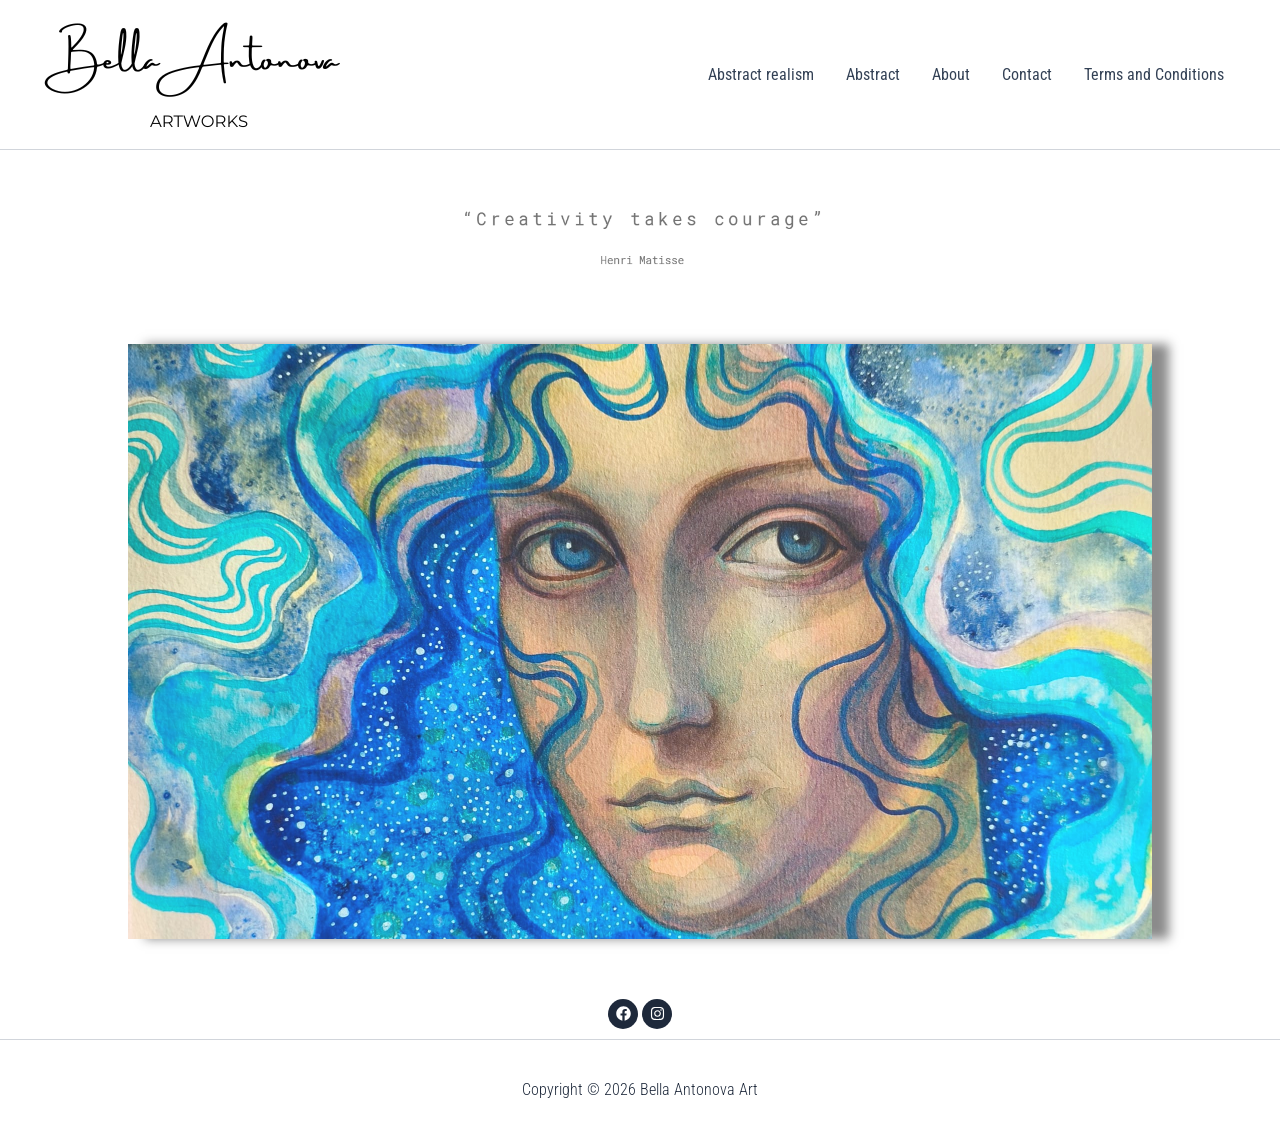
<file: index.html>
<!DOCTYPE html>
<html lang="en-GB">
<head><meta charset="UTF-8">

<meta name="viewport" content="width=device-width, initial-scale=1">
	<link rel="profile" href="https://gmpg.org/xfn/11"> 
	<title></title>
<meta name="robots" content="max-image-preview:large">
<link rel="dns-prefetch" href="//fonts.googleapis.com">
<link rel="alternate" type="application/rss+xml" title=" » Feed" href="/feed/">
<link rel="alternate" type="application/rss+xml" title=" » Comments Feed" href="/comments/feed/">
<link rel="alternate" title="oEmbed (JSON)" type="application/json+oembed" href="/wp-json/oembed/1.0/embed?url=%2F">
<link rel="alternate" title="oEmbed (XML)" type="text/xml+oembed" href="/wp-json/oembed/1.0/embed?url=%2F&amp;format=xml">
<style id="wp-img-auto-sizes-contain-inline-css">
img:is([sizes=auto i],[sizes^="auto," i]){contain-intrinsic-size:3000px 1500px}
/*# sourceURL=wp-img-auto-sizes-contain-inline-css */
</style>
<link rel="stylesheet" id="astra-theme-css-css" href="/wp-content/themes/astra/assets/css/minified/main.min.css?ver=4.12.3" media="all">
<style id="astra-theme-css-inline-css">
:root{--ast-post-nav-space:0;--ast-container-default-xlg-padding:2.5em;--ast-container-default-lg-padding:2.5em;--ast-container-default-slg-padding:2em;--ast-container-default-md-padding:2.5em;--ast-container-default-sm-padding:2.5em;--ast-container-default-xs-padding:2.4em;--ast-container-default-xxs-padding:1.8em;--ast-code-block-background:#ECEFF3;--ast-comment-inputs-background:#F9FAFB;--ast-normal-container-width:1200px;--ast-narrow-container-width:750px;--ast-blog-title-font-weight:600;--ast-blog-meta-weight:600;--ast-global-color-primary:var(--ast-global-color-4);--ast-global-color-secondary:var(--ast-global-color-5);--ast-global-color-alternate-background:var(--ast-global-color-6);--ast-global-color-subtle-background:var(--ast-global-color-7);--ast-bg-style-guide:var( --ast-global-color-secondary,--ast-global-color-5 );--ast-shadow-style-guide:0px 0px 4px 0 #00000057;--ast-global-dark-bg-style:#fff;--ast-global-dark-lfs:#fbfbfb;--ast-widget-bg-color:#fafafa;--ast-wc-container-head-bg-color:#fbfbfb;--ast-title-layout-bg:#eeeeee;--ast-search-border-color:#e7e7e7;--ast-lifter-hover-bg:#e6e6e6;--ast-gallery-block-color:#000;--srfm-color-input-label:var(--ast-global-color-2);}html{font-size:100%;}a{color:var(--ast-global-color-0);}a:hover,a:focus{color:var(--ast-global-color-1);}body,button,input,select,textarea,.ast-button,.ast-custom-button{font-family:'Roboto Condensed',sans-serif;font-weight:400;font-size:16px;font-size:1rem;line-height:var(--ast-body-line-height,1.65);}blockquote{color:var(--ast-global-color-3);}h1,h2,h3,h4,h5,h6,.entry-content :where(h1,h2,h3,h4,h5,h6),.site-title,.site-title a{font-family:'Roboto Condensed',sans-serif;font-weight:400;}.ast-site-identity .site-title a{color:var(--ast-global-color-2);}.site-title{font-size:26px;font-size:1.625rem;display:block;}.site-header .site-description{font-size:15px;font-size:0.9375rem;display:none;}.entry-title{font-size:20px;font-size:1.25rem;}.ast-blog-single-element.ast-taxonomy-container a{font-size:14px;font-size:0.875rem;}.ast-blog-meta-container{font-size:13px;font-size:0.8125rem;}.archive .ast-article-post .ast-article-inner,.blog .ast-article-post .ast-article-inner,.archive .ast-article-post .ast-article-inner:hover,.blog .ast-article-post .ast-article-inner:hover{border-top-left-radius:6px;border-top-right-radius:6px;border-bottom-right-radius:6px;border-bottom-left-radius:6px;overflow:hidden;}h1,.entry-content :where(h1){font-size:36px;font-size:2.25rem;font-weight:400;font-family:'Roboto Condensed',sans-serif;line-height:1.4em;}h2,.entry-content :where(h2){font-size:30px;font-size:1.875rem;font-weight:300;font-family:'Roboto Condensed',sans-serif;line-height:1.3em;}h3,.entry-content :where(h3){font-size:24px;font-size:1.5rem;font-weight:300;font-family:'Roboto Condensed',sans-serif;line-height:1.3em;}h4,.entry-content :where(h4){font-size:20px;font-size:1.25rem;line-height:1.2em;font-weight:400;font-family:'Roboto Condensed',sans-serif;}h5,.entry-content :where(h5){font-size:18px;font-size:1.125rem;line-height:1.2em;font-weight:400;font-family:'Roboto Condensed',sans-serif;}h6,.entry-content :where(h6){font-size:16px;font-size:1rem;line-height:1.25em;font-weight:300;font-family:'Roboto Condensed',sans-serif;}::selection{background-color:var(--ast-global-color-0);color:#ffffff;}body,h1,h2,h3,h4,h5,h6,.entry-title a,.entry-content :where(h1,h2,h3,h4,h5,h6){color:var(--ast-global-color-3);}.tagcloud a:hover,.tagcloud a:focus,.tagcloud a.current-item{color:#ffffff;border-color:var(--ast-global-color-0);background-color:var(--ast-global-color-0);}input:focus,input[type="text"]:focus,input[type="email"]:focus,input[type="url"]:focus,input[type="password"]:focus,input[type="reset"]:focus,input[type="search"]:focus,textarea:focus{border-color:var(--ast-global-color-0);}input[type="radio"]:checked,input[type=reset],input[type="checkbox"]:checked,input[type="checkbox"]:hover:checked,input[type="checkbox"]:focus:checked,input[type=range]::-webkit-slider-thumb{border-color:var(--ast-global-color-0);background-color:var(--ast-global-color-0);box-shadow:none;}.site-footer a:hover + .post-count,.site-footer a:focus + .post-count{background:var(--ast-global-color-0);border-color:var(--ast-global-color-0);}.single .nav-links .nav-previous,.single .nav-links .nav-next{color:var(--ast-global-color-0);}.entry-meta,.entry-meta *{line-height:1.45;color:var(--ast-global-color-0);font-weight:600;}.entry-meta a:not(.ast-button):hover,.entry-meta a:not(.ast-button):hover *,.entry-meta a:not(.ast-button):focus,.entry-meta a:not(.ast-button):focus *,.page-links > .page-link,.page-links .page-link:hover,.post-navigation a:hover{color:var(--ast-global-color-1);}#cat option,.secondary .calendar_wrap thead a,.secondary .calendar_wrap thead a:visited{color:var(--ast-global-color-0);}.secondary .calendar_wrap #today,.ast-progress-val span{background:var(--ast-global-color-0);}.secondary a:hover + .post-count,.secondary a:focus + .post-count{background:var(--ast-global-color-0);border-color:var(--ast-global-color-0);}.calendar_wrap #today > a{color:#ffffff;}.page-links .page-link,.single .post-navigation a{color:var(--ast-global-color-3);}.ast-search-menu-icon .search-form button.search-submit{padding:0 4px;}.ast-search-menu-icon form.search-form{padding-right:0;}.ast-header-search .ast-search-menu-icon.ast-dropdown-active .search-form,.ast-header-search .ast-search-menu-icon.ast-dropdown-active .search-field:focus{transition:all 0.2s;}.search-form input.search-field:focus{outline:none;}.ast-mobile-header-content .ast-builder-layout-element:not(.ast-builder-menu):not(.ast-header-divider-element),.ast-mobile-popup-content .ast-builder-layout-element:not(.ast-builder-menu):not(.ast-header-divider-element){padding:15px 20px;}.ast-search-menu-icon .search-form button.search-submit:focus,.ast-theme-transparent-header .ast-header-search .ast-dropdown-active .ast-icon,.ast-theme-transparent-header .ast-inline-search .search-field:focus .ast-icon{color:var(--ast-global-color-1);}.ast-desktop .ast-header-search .slide-search .search-form{border:2px solid var(--ast-global-color-0);}.ast-header-search .slide-search .search-field{background-color:(--ast-global-dark-bg-style);}.ast-archive-title{color:var(--ast-global-color-2);}.widget-title{font-size:22px;font-size:1.375rem;color:var(--ast-global-color-2);}.ast-single-post .entry-content a,.ast-comment-content a:not(.ast-comment-edit-reply-wrap a){text-decoration:underline;}.ast-single-post .elementor-widget-button .elementor-button,.ast-single-post .entry-content .uagb-tab a,.ast-single-post .entry-content .uagb-ifb-cta a,.ast-single-post .entry-content .uabb-module-content a,.ast-single-post .entry-content .uagb-post-grid a,.ast-single-post .entry-content .uagb-timeline a,.ast-single-post .entry-content .uagb-toc__wrap a,.ast-single-post .entry-content .uagb-taxomony-box a,.entry-content .wp-block-latest-posts > li > a,.ast-single-post .entry-content .wp-block-file__button,a.ast-post-filter-single,.ast-single-post .ast-comment-content .comment-reply-link,.ast-single-post .ast-comment-content .comment-edit-link{text-decoration:none;}.ast-search-menu-icon.slide-search a:focus-visible:focus-visible,.astra-search-icon:focus-visible,#close:focus-visible,a:focus-visible,.ast-menu-toggle:focus-visible,.site .skip-link:focus-visible,.wp-block-loginout input:focus-visible,.wp-block-search.wp-block-search__button-inside .wp-block-search__inside-wrapper,.ast-header-navigation-arrow:focus-visible,.ast-orders-table__row .ast-orders-table__cell:focus-visible,a#ast-apply-coupon:focus-visible,#ast-apply-coupon:focus-visible,#close:focus-visible,.button.search-submit:focus-visible,#search_submit:focus,.normal-search:focus-visible,.ast-header-account-wrap:focus-visible,.astra-cart-drawer-close:focus,.ast-single-variation:focus,.ast-button:focus,.ast-builder-button-wrap:has(.ast-custom-button-link:focus),.ast-builder-button-wrap .ast-custom-button-link:focus{outline-style:dotted;outline-color:inherit;outline-width:thin;}input:focus,input[type="text"]:focus,input[type="email"]:focus,input[type="url"]:focus,input[type="password"]:focus,input[type="reset"]:focus,input[type="search"]:focus,input[type="number"]:focus,textarea:focus,.wp-block-search__input:focus,[data-section="section-header-mobile-trigger"] .ast-button-wrap .ast-mobile-menu-trigger-minimal:focus,.ast-mobile-popup-drawer.active .menu-toggle-close:focus,#ast-scroll-top:focus,#coupon_code:focus,#ast-coupon-code:focus{border-style:dotted;border-color:inherit;border-width:thin;}input{outline:none;}.ast-logo-title-inline .site-logo-img{padding-right:1em;}.site-logo-img img{ transition:all 0.2s linear;}body .ast-oembed-container *{position:absolute;top:0;width:100%;height:100%;left:0;}body .wp-block-embed-pocket-casts .ast-oembed-container *{position:unset;}.ast-single-post-featured-section + article {margin-top: 2em;}.site-content .ast-single-post-featured-section img {width: 100%;overflow: hidden;object-fit: cover;}.ast-separate-container .site-content .ast-single-post-featured-section + article {margin-top: -80px;z-index: 9;position: relative;border-radius: 4px;}@media (min-width: 922px) {.ast-no-sidebar .site-content .ast-article-image-container--wide {margin-left: -120px;margin-right: -120px;max-width: unset;width: unset;}.ast-left-sidebar .site-content .ast-article-image-container--wide,.ast-right-sidebar .site-content .ast-article-image-container--wide {margin-left: -10px;margin-right: -10px;}.site-content .ast-article-image-container--full {margin-left: calc( -50vw + 50%);margin-right: calc( -50vw + 50%);max-width: 100vw;width: 100vw;}.ast-left-sidebar .site-content .ast-article-image-container--full,.ast-right-sidebar .site-content .ast-article-image-container--full {margin-left: -10px;margin-right: -10px;max-width: inherit;width: auto;}}.site > .ast-single-related-posts-container {margin-top: 0;}@media (min-width: 922px) {.ast-desktop .ast-container--narrow {max-width: var(--ast-narrow-container-width);margin: 0 auto;}}.ast-page-builder-template .hentry {margin: 0;}.ast-page-builder-template .site-content > .ast-container {max-width: 100%;padding: 0;}.ast-page-builder-template .site .site-content #primary {padding: 0;margin: 0;}.ast-page-builder-template .no-results {text-align: center;margin: 4em auto;}.ast-page-builder-template .ast-pagination {padding: 2em;}.ast-page-builder-template .entry-header.ast-no-title.ast-no-thumbnail {margin-top: 0;}.ast-page-builder-template .entry-header.ast-header-without-markup {margin-top: 0;margin-bottom: 0;}.ast-page-builder-template .entry-header.ast-no-title.ast-no-meta {margin-bottom: 0;}.ast-page-builder-template.single .post-navigation {padding-bottom: 2em;}.ast-page-builder-template.single-post .site-content > .ast-container {max-width: 100%;}.ast-page-builder-template .entry-header {margin-top: 2em;margin-left: auto;margin-right: auto;}.ast-page-builder-template .ast-archive-description {margin: 2em auto 0;padding-left: 20px;padding-right: 20px;}.ast-page-builder-template .ast-row {margin-left: 0;margin-right: 0;}.single.ast-page-builder-template .entry-header + .entry-content,.single.ast-page-builder-template .ast-single-entry-banner + .site-content article .entry-content {margin-bottom: 2em;}@media(min-width: 921px) {.ast-page-builder-template.archive.ast-right-sidebar .ast-row article,.ast-page-builder-template.archive.ast-left-sidebar .ast-row article {padding-left: 0;padding-right: 0;}}input[type="text"],input[type="number"],input[type="email"],input[type="url"],input[type="password"],input[type="search"],input[type=reset],input[type=tel],input[type=date],select,textarea{font-size:16px;font-style:normal;font-weight:400;line-height:24px;width:100%;padding:12px 16px;border-radius:4px;box-shadow:0px 1px 2px 0px rgba(0,0,0,0.05);color:var(--ast-form-input-text,#475569);}input[type="text"],input[type="number"],input[type="email"],input[type="url"],input[type="password"],input[type="search"],input[type=reset],input[type=tel],input[type=date],select{height:40px;}input[type="date"]{border-width:1px;border-style:solid;border-color:var(--ast-border-color);background:var( --ast-global-color-secondary,--ast-global-color-5 );}input[type="text"]:focus,input[type="number"]:focus,input[type="email"]:focus,input[type="url"]:focus,input[type="password"]:focus,input[type="search"]:focus,input[type=reset]:focus,input[type="tel"]:focus,input[type="date"]:focus,select:focus,textarea:focus{border-color:#046BD2;box-shadow:none;outline:none;color:var(--ast-form-input-focus-text,#475569);}label,legend{color:var(--ast-global-color-2,#111827 );font-size:14px;font-style:normal;font-weight:500;line-height:20px;}select{padding:6px 10px;}fieldset{padding:30px;border-radius:4px;}button,.ast-button,.button,input[type="button"],input[type="reset"],input[type="submit"],a:where(.wp-block-button__link){border-radius:4px;box-shadow:0px 1px 2px 0px rgba(0,0,0,0.05);}:root{--ast-comment-inputs-background:#FFF;}::placeholder{color:var(--ast-form-field-color,#9CA3AF);}::-ms-input-placeholder{color:var(--ast-form-field-color,#9CA3AF);}@media (max-width:921.9px){#ast-desktop-header{display:none;}}@media (min-width:922px){#ast-mobile-header{display:none;}}.wp-block-buttons.aligncenter{justify-content:center;}@media (max-width:921px){.ast-theme-transparent-header #primary,.ast-theme-transparent-header #secondary{padding:0;}}@media (max-width:921px){.ast-plain-container.ast-no-sidebar #primary{padding:0;}}.ast-plain-container.ast-no-sidebar #primary{margin-top:0;margin-bottom:0;}.wp-block-button.is-style-outline .wp-block-button__link{border-color:var(--ast-global-color-0);}div.wp-block-button.is-style-outline > .wp-block-button__link:not(.has-text-color),div.wp-block-button.wp-block-button__link.is-style-outline:not(.has-text-color){color:var(--ast-global-color-0);}.wp-block-button.is-style-outline .wp-block-button__link:hover,.wp-block-buttons .wp-block-button.is-style-outline .wp-block-button__link:focus,.wp-block-buttons .wp-block-button.is-style-outline > .wp-block-button__link:not(.has-text-color):hover,.wp-block-buttons .wp-block-button.wp-block-button__link.is-style-outline:not(.has-text-color):hover{color:#ffffff;background-color:var(--ast-global-color-1);border-color:var(--ast-global-color-1);}.post-page-numbers.current .page-link,.ast-pagination .page-numbers.current{color:#ffffff;border-color:var(--ast-global-color-0);background-color:var(--ast-global-color-0);}.wp-block-buttons .wp-block-button.is-style-outline .wp-block-button__link.wp-element-button,.ast-outline-button,.wp-block-uagb-buttons-child .uagb-buttons-repeater.ast-outline-button{border-color:var(--ast-global-color-0);border-top-width:2px;border-right-width:2px;border-bottom-width:2px;border-left-width:2px;font-family:inherit;font-weight:500;font-size:16px;font-size:1rem;line-height:1em;padding-top:13px;padding-right:30px;padding-bottom:13px;padding-left:30px;}.wp-block-buttons .wp-block-button.is-style-outline > .wp-block-button__link:not(.has-text-color),.wp-block-buttons .wp-block-button.wp-block-button__link.is-style-outline:not(.has-text-color),.ast-outline-button{color:var(--ast-global-color-0);}.wp-block-button.is-style-outline .wp-block-button__link:hover,.wp-block-buttons .wp-block-button.is-style-outline .wp-block-button__link:focus,.wp-block-buttons .wp-block-button.is-style-outline > .wp-block-button__link:not(.has-text-color):hover,.wp-block-buttons .wp-block-button.wp-block-button__link.is-style-outline:not(.has-text-color):hover,.ast-outline-button:hover,.ast-outline-button:focus,.wp-block-uagb-buttons-child .uagb-buttons-repeater.ast-outline-button:hover,.wp-block-uagb-buttons-child .uagb-buttons-repeater.ast-outline-button:focus{color:#ffffff;background-color:var(--ast-global-color-1);border-color:var(--ast-global-color-1);}.ast-single-post .entry-content a.ast-outline-button,.ast-single-post .entry-content .is-style-outline>.wp-block-button__link{text-decoration:none;}.wp-block-button .wp-block-button__link.wp-element-button.is-style-outline:not(.has-background),.wp-block-button.is-style-outline>.wp-block-button__link.wp-element-button:not(.has-background),.ast-outline-button{background-color:transparent;}.uagb-buttons-repeater.ast-outline-button{border-radius:9999px;}@media (max-width:921px){.wp-block-buttons .wp-block-button.is-style-outline .wp-block-button__link.wp-element-button,.ast-outline-button,.wp-block-uagb-buttons-child .uagb-buttons-repeater.ast-outline-button{padding-top:12px;padding-right:28px;padding-bottom:12px;padding-left:28px;}}@media (max-width:544px){.wp-block-buttons .wp-block-button.is-style-outline .wp-block-button__link.wp-element-button,.ast-outline-button,.wp-block-uagb-buttons-child .uagb-buttons-repeater.ast-outline-button{padding-top:10px;padding-right:24px;padding-bottom:10px;padding-left:24px;}}.entry-content[data-ast-blocks-layout] > figure{margin-bottom:1em;}h1.widget-title{font-weight:400;}h2.widget-title{font-weight:300;}h3.widget-title{font-weight:300;}#page{display:flex;flex-direction:column;min-height:100vh;}.ast-404-layout-1 h1.page-title{color:var(--ast-global-color-2);}.single .post-navigation a{line-height:1em;height:inherit;}.error-404 .page-sub-title{font-size:1.5rem;font-weight:inherit;}.search .site-content .content-area .search-form{margin-bottom:0;}#page .site-content{flex-grow:1;}.widget{margin-bottom:1.25em;}#secondary li{line-height:1.5em;}#secondary .wp-block-group h2{margin-bottom:0.7em;}#secondary h2{font-size:1.7rem;}.ast-separate-container .ast-article-post,.ast-separate-container .ast-article-single,.ast-separate-container .comment-respond{padding:3em;}.ast-separate-container .ast-article-single .ast-article-single{padding:0;}.ast-article-single .wp-block-post-template-is-layout-grid{padding-left:0;}.ast-separate-container .comments-title,.ast-narrow-container .comments-title{padding:1.5em 2em;}.ast-page-builder-template .comment-form-textarea,.ast-comment-formwrap .ast-grid-common-col{padding:0;}.ast-comment-formwrap{padding:0;display:inline-flex;column-gap:20px;width:100%;margin-left:0;margin-right:0;}.comments-area textarea#comment:focus,.comments-area textarea#comment:active,.comments-area .ast-comment-formwrap input[type="text"]:focus,.comments-area .ast-comment-formwrap input[type="text"]:active {box-shadow:none;outline:none;}.archive.ast-page-builder-template .entry-header{margin-top:2em;}.ast-page-builder-template .ast-comment-formwrap{width:100%;}.entry-title{margin-bottom:0.6em;}.ast-archive-description p{font-size:inherit;font-weight:inherit;line-height:inherit;}.ast-separate-container .ast-comment-list li.depth-1,.hentry{margin-bottom:1.5em;}.site-content section.ast-archive-description{margin-bottom:2em;}@media (min-width:921px){.ast-left-sidebar.ast-page-builder-template #secondary,.archive.ast-right-sidebar.ast-page-builder-template .site-main{padding-left:20px;padding-right:20px;}}@media (max-width:544px){.ast-comment-formwrap.ast-row{column-gap:10px;display:inline-block;}#ast-commentform .ast-grid-common-col{position:relative;width:100%;}}@media (min-width:1201px){.ast-separate-container .ast-article-post,.ast-separate-container .ast-article-single,.ast-separate-container .ast-author-box,.ast-separate-container .ast-404-layout-1,.ast-separate-container .no-results{padding:3em;}}@media (max-width:921px){.ast-left-sidebar #content > .ast-container{display:flex;flex-direction:column-reverse;width:100%;}}@media (min-width:922px){.ast-separate-container.ast-right-sidebar #primary,.ast-separate-container.ast-left-sidebar #primary{border:0;}.search-no-results.ast-separate-container #primary{margin-bottom:4em;}}.wp-block-button .wp-block-button__link{color:#ffffff;}.wp-block-button .wp-block-button__link:hover,.wp-block-button .wp-block-button__link:focus{color:#ffffff;background-color:var(--ast-global-color-1);border-color:var(--ast-global-color-1);}.elementor-widget-heading h1.elementor-heading-title{line-height:1.4em;}.elementor-widget-heading h2.elementor-heading-title{line-height:1.3em;}.elementor-widget-heading h3.elementor-heading-title{line-height:1.3em;}.elementor-widget-heading h4.elementor-heading-title{line-height:1.2em;}.elementor-widget-heading h5.elementor-heading-title{line-height:1.2em;}.elementor-widget-heading h6.elementor-heading-title{line-height:1.25em;}.wp-block-button .wp-block-button__link,.wp-block-search .wp-block-search__button,body .wp-block-file .wp-block-file__button{border-color:var(--ast-global-color-0);background-color:var(--ast-global-color-0);color:#ffffff;font-family:inherit;font-weight:500;line-height:1em;font-size:16px;font-size:1rem;padding-top:15px;padding-right:30px;padding-bottom:15px;padding-left:30px;}.ast-single-post .entry-content .wp-block-button .wp-block-button__link,.ast-single-post .entry-content .wp-block-search .wp-block-search__button,body .entry-content .wp-block-file .wp-block-file__button{text-decoration:none;}@media (max-width:921px){.wp-block-button .wp-block-button__link,.wp-block-search .wp-block-search__button,body .wp-block-file .wp-block-file__button{padding-top:14px;padding-right:28px;padding-bottom:14px;padding-left:28px;}}@media (max-width:544px){.wp-block-button .wp-block-button__link,.wp-block-search .wp-block-search__button,body .wp-block-file .wp-block-file__button{padding-top:12px;padding-right:24px;padding-bottom:12px;padding-left:24px;}}.menu-toggle,button,.ast-button,.ast-custom-button,.button,input#submit,input[type="button"],input[type="submit"],input[type="reset"],#comments .submit,.search .search-submit,form[CLASS*="wp-block-search__"].wp-block-search .wp-block-search__inside-wrapper .wp-block-search__button,body .wp-block-file .wp-block-file__button,.search .search-submit{border-style:solid;border-top-width:0;border-right-width:0;border-left-width:0;border-bottom-width:0;color:#ffffff;border-color:var(--ast-global-color-0);background-color:var(--ast-global-color-0);padding-top:15px;padding-right:30px;padding-bottom:15px;padding-left:30px;font-family:inherit;font-weight:500;font-size:16px;font-size:1rem;line-height:1em;}button:focus,.menu-toggle:hover,button:hover,.ast-button:hover,.ast-custom-button:hover .button:hover,.ast-custom-button:hover ,input[type=reset]:hover,input[type=reset]:focus,input#submit:hover,input#submit:focus,input[type="button"]:hover,input[type="button"]:focus,input[type="submit"]:hover,input[type="submit"]:focus,form[CLASS*="wp-block-search__"].wp-block-search .wp-block-search__inside-wrapper .wp-block-search__button:hover,form[CLASS*="wp-block-search__"].wp-block-search .wp-block-search__inside-wrapper .wp-block-search__button:focus,body .wp-block-file .wp-block-file__button:hover,body .wp-block-file .wp-block-file__button:focus{color:#ffffff;background-color:var(--ast-global-color-1);border-color:var(--ast-global-color-1);}form[CLASS*="wp-block-search__"].wp-block-search .wp-block-search__inside-wrapper .wp-block-search__button.has-icon{padding-top:calc(15px - 3px);padding-right:calc(30px - 3px);padding-bottom:calc(15px - 3px);padding-left:calc(30px - 3px);}@media (max-width:921px){.menu-toggle,button,.ast-button,.ast-custom-button,.button,input#submit,input[type="button"],input[type="submit"],input[type="reset"],#comments .submit,.search .search-submit,form[CLASS*="wp-block-search__"].wp-block-search .wp-block-search__inside-wrapper .wp-block-search__button,body .wp-block-file .wp-block-file__button,.search .search-submit{padding-top:14px;padding-right:28px;padding-bottom:14px;padding-left:28px;}}@media (max-width:544px){.menu-toggle,button,.ast-button,.ast-custom-button,.button,input#submit,input[type="button"],input[type="submit"],input[type="reset"],#comments .submit,.search .search-submit,form[CLASS*="wp-block-search__"].wp-block-search .wp-block-search__inside-wrapper .wp-block-search__button,body .wp-block-file .wp-block-file__button,.search .search-submit{padding-top:12px;padding-right:24px;padding-bottom:12px;padding-left:24px;}}@media (max-width:921px){.ast-mobile-header-stack .main-header-bar .ast-search-menu-icon{display:inline-block;}.ast-header-break-point.ast-header-custom-item-outside .ast-mobile-header-stack .main-header-bar .ast-search-icon{margin:0;}.ast-comment-avatar-wrap img{max-width:2.5em;}.ast-comment-meta{padding:0 1.8888em 1.3333em;}}@media (min-width:544px){.ast-container{max-width:100%;}}@media (max-width:544px){.ast-separate-container .ast-article-post,.ast-separate-container .ast-article-single,.ast-separate-container .comments-title,.ast-separate-container .ast-archive-description{padding:1.5em 1em;}.ast-separate-container #content .ast-container{padding-left:0.54em;padding-right:0.54em;}.ast-separate-container .ast-comment-list .bypostauthor{padding:.5em;}.ast-search-menu-icon.ast-dropdown-active .search-field{width:170px;}} #ast-mobile-header .ast-site-header-cart-li a{pointer-events:none;}.ast-separate-container{background-color:var(--ast-global-color-5);}@media (max-width:921px){.site-title{display:block;}.site-header .site-description{display:none;}h1,.entry-content :where(h1){font-size:30px;font-size:1.875rem;}h2,.entry-content :where(h2){font-size:25px;font-size:1.5625rem;}h3,.entry-content :where(h3){font-size:20px;font-size:1.25rem;}}@media (max-width:544px){.site-title{display:block;}.site-header .site-description{display:none;}h1,.entry-content :where(h1){font-size:30px;font-size:1.875rem;}h2,.entry-content :where(h2){font-size:25px;font-size:1.5625rem;}h3,.entry-content :where(h3){font-size:20px;font-size:1.25rem;}}@media (max-width:921px){html{font-size:91.2%;}}@media (max-width:544px){html{font-size:91.2%;}}@media (min-width:922px){.ast-container{max-width:1240px;}}@media (min-width:922px){.site-content .ast-container{display:flex;}}@media (max-width:921px){.site-content .ast-container{flex-direction:column;}}.entry-content :where(h1,h2,h3,h4,h5,h6){clear:none;}@media (min-width:922px){.main-header-menu .sub-menu .menu-item.ast-left-align-sub-menu:hover > .sub-menu,.main-header-menu .sub-menu .menu-item.ast-left-align-sub-menu.focus > .sub-menu{margin-left:-0px;}}.entry-content li > p{margin-bottom:0;}.site .comments-area{padding-bottom:2em;margin-top:2em;}.wp-block-file {display: flex;align-items: center;flex-wrap: wrap;justify-content: space-between;}.wp-block-pullquote {border: none;}.wp-block-pullquote blockquote::before {content: "\201D";font-family: "Helvetica",sans-serif;display: flex;transform: rotate( 180deg );font-size: 6rem;font-style: normal;line-height: 1;font-weight: bold;align-items: center;justify-content: center;}.has-text-align-right > blockquote::before {justify-content: flex-start;}.has-text-align-left > blockquote::before {justify-content: flex-end;}figure.wp-block-pullquote.is-style-solid-color blockquote {max-width: 100%;text-align: inherit;}:root {--wp--custom--ast-default-block-top-padding: 3em;--wp--custom--ast-default-block-right-padding: 3em;--wp--custom--ast-default-block-bottom-padding: 3em;--wp--custom--ast-default-block-left-padding: 3em;--wp--custom--ast-container-width: 1200px;--wp--custom--ast-content-width-size: 1200px;--wp--custom--ast-wide-width-size: calc(1200px + var(--wp--custom--ast-default-block-left-padding) + var(--wp--custom--ast-default-block-right-padding));}.ast-narrow-container {--wp--custom--ast-content-width-size: 750px;--wp--custom--ast-wide-width-size: 750px;}@media(max-width: 921px) {:root {--wp--custom--ast-default-block-top-padding: 3em;--wp--custom--ast-default-block-right-padding: 2em;--wp--custom--ast-default-block-bottom-padding: 3em;--wp--custom--ast-default-block-left-padding: 2em;}}@media(max-width: 544px) {:root {--wp--custom--ast-default-block-top-padding: 3em;--wp--custom--ast-default-block-right-padding: 1.5em;--wp--custom--ast-default-block-bottom-padding: 3em;--wp--custom--ast-default-block-left-padding: 1.5em;}}.entry-content > .wp-block-group,.entry-content > .wp-block-cover,.entry-content > .wp-block-columns {padding-top: var(--wp--custom--ast-default-block-top-padding);padding-right: var(--wp--custom--ast-default-block-right-padding);padding-bottom: var(--wp--custom--ast-default-block-bottom-padding);padding-left: var(--wp--custom--ast-default-block-left-padding);}.ast-plain-container.ast-no-sidebar .entry-content > .alignfull,.ast-page-builder-template .ast-no-sidebar .entry-content > .alignfull {margin-left: calc( -50vw + 50%);margin-right: calc( -50vw + 50%);max-width: 100vw;width: 100vw;}.ast-plain-container.ast-no-sidebar .entry-content .alignfull .alignfull,.ast-page-builder-template.ast-no-sidebar .entry-content .alignfull .alignfull,.ast-plain-container.ast-no-sidebar .entry-content .alignfull .alignwide,.ast-page-builder-template.ast-no-sidebar .entry-content .alignfull .alignwide,.ast-plain-container.ast-no-sidebar .entry-content .alignwide .alignfull,.ast-page-builder-template.ast-no-sidebar .entry-content .alignwide .alignfull,.ast-plain-container.ast-no-sidebar .entry-content .alignwide .alignwide,.ast-page-builder-template.ast-no-sidebar .entry-content .alignwide .alignwide,.ast-plain-container.ast-no-sidebar .entry-content .wp-block-column .alignfull,.ast-page-builder-template.ast-no-sidebar .entry-content .wp-block-column .alignfull,.ast-plain-container.ast-no-sidebar .entry-content .wp-block-column .alignwide,.ast-page-builder-template.ast-no-sidebar .entry-content .wp-block-column .alignwide {margin-left: auto;margin-right: auto;width: 100%;}[data-ast-blocks-layout] .wp-block-separator:not(.is-style-dots) {height: 0;}[data-ast-blocks-layout] .wp-block-separator {margin: 20px auto;}[data-ast-blocks-layout] .wp-block-separator:not(.is-style-wide):not(.is-style-dots) {max-width: 100px;}[data-ast-blocks-layout] .wp-block-separator.has-background {padding: 0;}.entry-content[data-ast-blocks-layout] > * {max-width: var(--wp--custom--ast-content-width-size);margin-left: auto;margin-right: auto;}.entry-content[data-ast-blocks-layout] > .alignwide {max-width: var(--wp--custom--ast-wide-width-size);}.entry-content[data-ast-blocks-layout] .alignfull {max-width: none;}.entry-content .wp-block-columns {margin-bottom: 0;}blockquote {margin: 1.5em;border-color: rgba(0,0,0,0.05);}.wp-block-quote:not(.has-text-align-right):not(.has-text-align-center) {border-left: 5px solid rgba(0,0,0,0.05);}.has-text-align-right > blockquote,blockquote.has-text-align-right {border-right: 5px solid rgba(0,0,0,0.05);}.has-text-align-left > blockquote,blockquote.has-text-align-left {border-left: 5px solid rgba(0,0,0,0.05);}.wp-block-site-tagline,.wp-block-latest-posts .read-more {margin-top: 15px;}.wp-block-loginout p label {display: block;}.wp-block-loginout p:not(.login-remember):not(.login-submit) input {width: 100%;}.wp-block-loginout input:focus {border-color: transparent;}.wp-block-loginout input:focus {outline: thin dotted;}.entry-content .wp-block-media-text .wp-block-media-text__content {padding: 0 0 0 8%;}.entry-content .wp-block-media-text.has-media-on-the-right .wp-block-media-text__content {padding: 0 8% 0 0;}.entry-content .wp-block-media-text.has-background .wp-block-media-text__content {padding: 8%;}.entry-content .wp-block-cover:not([class*="background-color"]):not(.has-text-color.has-link-color) .wp-block-cover__inner-container,.entry-content .wp-block-cover:not([class*="background-color"]) .wp-block-cover-image-text,.entry-content .wp-block-cover:not([class*="background-color"]) .wp-block-cover-text,.entry-content .wp-block-cover-image:not([class*="background-color"]) .wp-block-cover__inner-container,.entry-content .wp-block-cover-image:not([class*="background-color"]) .wp-block-cover-image-text,.entry-content .wp-block-cover-image:not([class*="background-color"]) .wp-block-cover-text {color: var(--ast-global-color-primary,var(--ast-global-color-5));}.wp-block-loginout .login-remember input {width: 1.1rem;height: 1.1rem;margin: 0 5px 4px 0;vertical-align: middle;}.wp-block-latest-posts > li > *:first-child,.wp-block-latest-posts:not(.is-grid) > li:first-child {margin-top: 0;}.entry-content > .wp-block-buttons,.entry-content > .wp-block-uagb-buttons {margin-bottom: 1.5em;}.wp-block-search__inside-wrapper .wp-block-search__input {padding: 0 10px;color: var(--ast-global-color-3);background: var(--ast-global-color-primary,var(--ast-global-color-5));border-color: var(--ast-border-color);}.wp-block-latest-posts .read-more {margin-bottom: 1.5em;}.wp-block-search__no-button .wp-block-search__inside-wrapper .wp-block-search__input {padding-top: 5px;padding-bottom: 5px;}.wp-block-latest-posts .wp-block-latest-posts__post-date,.wp-block-latest-posts .wp-block-latest-posts__post-author {font-size: 1rem;}.wp-block-latest-posts > li > *,.wp-block-latest-posts:not(.is-grid) > li {margin-top: 12px;margin-bottom: 12px;}.ast-page-builder-template .entry-content[data-ast-blocks-layout] > .alignwide:where(:not(.uagb-is-root-container):not(.spectra-is-root-container)) > * {max-width: var(--wp--custom--ast-wide-width-size);}.ast-page-builder-template .entry-content[data-ast-blocks-layout] > .inherit-container-width > *,.ast-page-builder-template .entry-content[data-ast-blocks-layout] > *:not(.wp-block-group):where(:not(.uagb-is-root-container):not(.spectra-is-root-container)) > *,.entry-content[data-ast-blocks-layout] > .wp-block-cover .wp-block-cover__inner-container {max-width: none ;margin-left: auto;margin-right: auto;}.ast-page-builder-template .entry-content[data-ast-blocks-layout] > *,.ast-page-builder-template .entry-content[data-ast-blocks-layout] > .alignfull:where(:not(.wp-block-group):not(.uagb-is-root-container):not(.spectra-is-root-container)) > * {max-width: none;}.entry-content[data-ast-blocks-layout] .wp-block-cover:not(.alignleft):not(.alignright) {width: auto;}@media(max-width: 1200px) {.ast-separate-container .entry-content > .alignfull,.ast-separate-container .entry-content[data-ast-blocks-layout] > .alignwide,.ast-plain-container .entry-content[data-ast-blocks-layout] > .alignwide,.ast-plain-container .entry-content .alignfull {margin-left: calc(-1 * min(var(--ast-container-default-xlg-padding),20px)) ;margin-right: calc(-1 * min(var(--ast-container-default-xlg-padding),20px));}}@media(min-width: 1201px) {.ast-separate-container .entry-content > .alignfull {margin-left: calc(-1 * var(--ast-container-default-xlg-padding) );margin-right: calc(-1 * var(--ast-container-default-xlg-padding) );}.ast-separate-container .entry-content[data-ast-blocks-layout] > .alignwide,.ast-plain-container .entry-content[data-ast-blocks-layout] > .alignwide {margin-left: auto;margin-right: auto;}}@media(min-width: 921px) {.ast-separate-container .entry-content .wp-block-group.alignwide:not(.inherit-container-width) > :where(:not(.alignleft):not(.alignright)),.ast-plain-container .entry-content .wp-block-group.alignwide:not(.inherit-container-width) > :where(:not(.alignleft):not(.alignright)) {max-width: calc( var(--wp--custom--ast-content-width-size) + 80px );}.ast-plain-container.ast-right-sidebar .entry-content[data-ast-blocks-layout] .alignfull,.ast-plain-container.ast-left-sidebar .entry-content[data-ast-blocks-layout] .alignfull {margin-left: -60px;margin-right: -60px;}}@media(min-width: 544px) {.entry-content > .alignleft {margin-right: 20px;}.entry-content > .alignright {margin-left: 20px;}}@media (max-width:544px){.wp-block-columns .wp-block-column:not(:last-child){margin-bottom:20px;}.wp-block-latest-posts{margin:0;}}@media( max-width: 600px ) {.entry-content .wp-block-media-text .wp-block-media-text__content,.entry-content .wp-block-media-text.has-media-on-the-right .wp-block-media-text__content {padding: 8% 0 0;}.entry-content .wp-block-media-text.has-background .wp-block-media-text__content {padding: 8%;}}.ast-page-builder-template .entry-header {padding-left: 0;}.ast-narrow-container .site-content .wp-block-uagb-image--align-full .wp-block-uagb-image__figure {max-width: 100%;margin-left: auto;margin-right: auto;}.entry-content ul,.entry-content ol {padding: revert;margin: revert;padding-left: 20px;}.entry-content ul.wc-block-product-template{padding: 0;}:root .has-ast-global-color-0-color{color:var(--ast-global-color-0);}:root .has-ast-global-color-0-background-color{background-color:var(--ast-global-color-0);}:root .wp-block-button .has-ast-global-color-0-color{color:var(--ast-global-color-0);}:root .wp-block-button .has-ast-global-color-0-background-color{background-color:var(--ast-global-color-0);}:root .has-ast-global-color-1-color{color:var(--ast-global-color-1);}:root .has-ast-global-color-1-background-color{background-color:var(--ast-global-color-1);}:root .wp-block-button .has-ast-global-color-1-color{color:var(--ast-global-color-1);}:root .wp-block-button .has-ast-global-color-1-background-color{background-color:var(--ast-global-color-1);}:root .has-ast-global-color-2-color{color:var(--ast-global-color-2);}:root .has-ast-global-color-2-background-color{background-color:var(--ast-global-color-2);}:root .wp-block-button .has-ast-global-color-2-color{color:var(--ast-global-color-2);}:root .wp-block-button .has-ast-global-color-2-background-color{background-color:var(--ast-global-color-2);}:root .has-ast-global-color-3-color{color:var(--ast-global-color-3);}:root .has-ast-global-color-3-background-color{background-color:var(--ast-global-color-3);}:root .wp-block-button .has-ast-global-color-3-color{color:var(--ast-global-color-3);}:root .wp-block-button .has-ast-global-color-3-background-color{background-color:var(--ast-global-color-3);}:root .has-ast-global-color-4-color{color:var(--ast-global-color-4);}:root .has-ast-global-color-4-background-color{background-color:var(--ast-global-color-4);}:root .wp-block-button .has-ast-global-color-4-color{color:var(--ast-global-color-4);}:root .wp-block-button .has-ast-global-color-4-background-color{background-color:var(--ast-global-color-4);}:root .has-ast-global-color-5-color{color:var(--ast-global-color-5);}:root .has-ast-global-color-5-background-color{background-color:var(--ast-global-color-5);}:root .wp-block-button .has-ast-global-color-5-color{color:var(--ast-global-color-5);}:root .wp-block-button .has-ast-global-color-5-background-color{background-color:var(--ast-global-color-5);}:root .has-ast-global-color-6-color{color:var(--ast-global-color-6);}:root .has-ast-global-color-6-background-color{background-color:var(--ast-global-color-6);}:root .wp-block-button .has-ast-global-color-6-color{color:var(--ast-global-color-6);}:root .wp-block-button .has-ast-global-color-6-background-color{background-color:var(--ast-global-color-6);}:root .has-ast-global-color-7-color{color:var(--ast-global-color-7);}:root .has-ast-global-color-7-background-color{background-color:var(--ast-global-color-7);}:root .wp-block-button .has-ast-global-color-7-color{color:var(--ast-global-color-7);}:root .wp-block-button .has-ast-global-color-7-background-color{background-color:var(--ast-global-color-7);}:root .has-ast-global-color-8-color{color:var(--ast-global-color-8);}:root .has-ast-global-color-8-background-color{background-color:var(--ast-global-color-8);}:root .wp-block-button .has-ast-global-color-8-color{color:var(--ast-global-color-8);}:root .wp-block-button .has-ast-global-color-8-background-color{background-color:var(--ast-global-color-8);}:root{--ast-global-color-0:#046bd2;--ast-global-color-1:#045cb4;--ast-global-color-2:#1e293b;--ast-global-color-3:#334155;--ast-global-color-4:#FFFFFF;--ast-global-color-5:#F0F5FA;--ast-global-color-6:#111111;--ast-global-color-7:#D1D5DB;--ast-global-color-8:#111111;}:root {--ast-border-color : var(--ast-global-color-7);}.ast-single-entry-banner {-js-display: flex;display: flex;flex-direction: column;justify-content: center;text-align: center;position: relative;background: var(--ast-title-layout-bg);}.ast-single-entry-banner[data-banner-layout="layout-1"] {max-width: 1200px;background: inherit;padding: 20px 0;}.ast-single-entry-banner[data-banner-width-type="custom"] {margin: 0 auto;width: 100%;}.ast-single-entry-banner + .site-content .entry-header {margin-bottom: 0;}.site .ast-author-avatar {--ast-author-avatar-size: ;}a.ast-underline-text {text-decoration: underline;}.ast-container > .ast-terms-link {position: relative;display: block;}a.ast-button.ast-badge-tax {padding: 4px 8px;border-radius: 3px;font-size: inherit;}header.entry-header{text-align:left;}header.entry-header .entry-title{font-weight:600;font-size:32px;font-size:2rem;}header.entry-header > *:not(:last-child){margin-bottom:10px;}header.entry-header .post-thumb-img-content{text-align:center;}header.entry-header .post-thumb img,.ast-single-post-featured-section.post-thumb img{aspect-ratio:16/9;width:100%;height:100%;}@media (max-width:921px){header.entry-header{text-align:left;}}@media (max-width:544px){header.entry-header{text-align:left;}}.ast-archive-entry-banner {-js-display: flex;display: flex;flex-direction: column;justify-content: center;text-align: center;position: relative;background: var(--ast-title-layout-bg);}.ast-archive-entry-banner[data-banner-width-type="custom"] {margin: 0 auto;width: 100%;}.ast-archive-entry-banner[data-banner-layout="layout-1"] {background: inherit;padding: 20px 0;text-align: left;}body.archive .ast-archive-description{max-width:1200px;width:100%;text-align:left;padding-top:3em;padding-right:3em;padding-bottom:3em;padding-left:3em;}body.archive .ast-archive-description .ast-archive-title,body.archive .ast-archive-description .ast-archive-title *{font-weight:600;font-size:32px;font-size:2rem;}body.archive .ast-archive-description > *:not(:last-child){margin-bottom:10px;}@media (max-width:921px){body.archive .ast-archive-description{text-align:left;}}@media (max-width:544px){body.archive .ast-archive-description{text-align:left;}}.ast-breadcrumbs .trail-browse,.ast-breadcrumbs .trail-items,.ast-breadcrumbs .trail-items li{display:inline-block;margin:0;padding:0;border:none;background:inherit;text-indent:0;text-decoration:none;}.ast-breadcrumbs .trail-browse{font-size:inherit;font-style:inherit;font-weight:inherit;color:inherit;}.ast-breadcrumbs .trail-items{list-style:none;}.trail-items li::after{padding:0 0.3em;content:"\00bb";}.trail-items li:last-of-type::after{display:none;}h1,h2,h3,h4,h5,h6,.entry-content :where(h1,h2,h3,h4,h5,h6){color:var(--ast-global-color-2);}.entry-title a{color:var(--ast-global-color-2);}@media (max-width:921px){.ast-builder-grid-row-container.ast-builder-grid-row-tablet-3-firstrow .ast-builder-grid-row > *:first-child,.ast-builder-grid-row-container.ast-builder-grid-row-tablet-3-lastrow .ast-builder-grid-row > *:last-child{grid-column:1 / -1;}}@media (max-width:544px){.ast-builder-grid-row-container.ast-builder-grid-row-mobile-3-firstrow .ast-builder-grid-row > *:first-child,.ast-builder-grid-row-container.ast-builder-grid-row-mobile-3-lastrow .ast-builder-grid-row > *:last-child{grid-column:1 / -1;}}.ast-builder-layout-element[data-section="title_tagline"]{display:flex;}@media (max-width:921px){.ast-header-break-point .ast-builder-layout-element[data-section="title_tagline"]{display:flex;}}@media (max-width:544px){.ast-header-break-point .ast-builder-layout-element[data-section="title_tagline"]{display:flex;}}.ast-builder-menu-1{font-family:inherit;font-weight:inherit;}.ast-builder-menu-1 .menu-item > .menu-link{color:var(--ast-global-color-3);}.ast-builder-menu-1 .menu-item > .ast-menu-toggle{color:var(--ast-global-color-3);}.ast-builder-menu-1 .menu-item:hover > .menu-link,.ast-builder-menu-1 .inline-on-mobile .menu-item:hover > .ast-menu-toggle{color:var(--ast-global-color-1);}.ast-builder-menu-1 .menu-item:hover > .ast-menu-toggle{color:var(--ast-global-color-1);}.ast-builder-menu-1 .menu-item.current-menu-item > .menu-link,.ast-builder-menu-1 .inline-on-mobile .menu-item.current-menu-item > .ast-menu-toggle,.ast-builder-menu-1 .current-menu-ancestor > .menu-link{color:var(--ast-global-color-1);}.ast-builder-menu-1 .menu-item.current-menu-item > .ast-menu-toggle{color:var(--ast-global-color-1);}.ast-builder-menu-1 .sub-menu,.ast-builder-menu-1 .inline-on-mobile .sub-menu{border-top-width:2px;border-bottom-width:0px;border-right-width:0px;border-left-width:0px;border-color:var(--ast-global-color-0);border-style:solid;}.ast-builder-menu-1 .sub-menu .sub-menu{top:-2px;}.ast-builder-menu-1 .main-header-menu > .menu-item > .sub-menu,.ast-builder-menu-1 .main-header-menu > .menu-item > .astra-full-megamenu-wrapper{margin-top:0px;}.ast-desktop .ast-builder-menu-1 .main-header-menu > .menu-item > .sub-menu:before,.ast-desktop .ast-builder-menu-1 .main-header-menu > .menu-item > .astra-full-megamenu-wrapper:before{height:calc( 0px + 2px + 5px );}.ast-desktop .ast-builder-menu-1 .menu-item .sub-menu .menu-link{border-style:none;}@media (max-width:921px){.ast-header-break-point .ast-builder-menu-1 .menu-item.menu-item-has-children > .ast-menu-toggle{top:0;}.ast-builder-menu-1 .inline-on-mobile .menu-item.menu-item-has-children > .ast-menu-toggle{right:-15px;}.ast-builder-menu-1 .menu-item-has-children > .menu-link:after{content:unset;}.ast-builder-menu-1 .main-header-menu > .menu-item > .sub-menu,.ast-builder-menu-1 .main-header-menu > .menu-item > .astra-full-megamenu-wrapper{margin-top:0;}}@media (max-width:544px){.ast-header-break-point .ast-builder-menu-1 .menu-item.menu-item-has-children > .ast-menu-toggle{top:0;}.ast-builder-menu-1 .main-header-menu > .menu-item > .sub-menu,.ast-builder-menu-1 .main-header-menu > .menu-item > .astra-full-megamenu-wrapper{margin-top:0;}}.ast-builder-menu-1{display:flex;}@media (max-width:921px){.ast-header-break-point .ast-builder-menu-1{display:flex;}}@media (max-width:544px){.ast-header-break-point .ast-builder-menu-1{display:flex;}}.site-below-footer-wrap{padding-top:20px;padding-bottom:20px;}.site-below-footer-wrap[data-section="section-below-footer-builder"]{background-color:var(--ast-global-color-4 );background-image:none;min-height:60px;border-style:solid;border-width:0px;border-top-width:1px;border-top-color:var( --ast-global-color-subtle-background,--ast-global-color-7 );}.site-below-footer-wrap[data-section="section-below-footer-builder"] .ast-builder-grid-row{max-width:1200px;min-height:60px;margin-left:auto;margin-right:auto;}.site-below-footer-wrap[data-section="section-below-footer-builder"] .ast-builder-grid-row,.site-below-footer-wrap[data-section="section-below-footer-builder"] .site-footer-section{align-items:center;}.site-below-footer-wrap[data-section="section-below-footer-builder"].ast-footer-row-inline .site-footer-section{display:flex;margin-bottom:0;}.ast-builder-grid-row-full .ast-builder-grid-row{grid-template-columns:1fr;}@media (max-width:921px){.site-below-footer-wrap[data-section="section-below-footer-builder"].ast-footer-row-tablet-inline .site-footer-section{display:flex;margin-bottom:0;}.site-below-footer-wrap[data-section="section-below-footer-builder"].ast-footer-row-tablet-stack .site-footer-section{display:block;margin-bottom:10px;}.ast-builder-grid-row-container.ast-builder-grid-row-tablet-full .ast-builder-grid-row{grid-template-columns:1fr;}}@media (max-width:544px){.site-below-footer-wrap[data-section="section-below-footer-builder"].ast-footer-row-mobile-inline .site-footer-section{display:flex;margin-bottom:0;}.site-below-footer-wrap[data-section="section-below-footer-builder"].ast-footer-row-mobile-stack .site-footer-section{display:block;margin-bottom:10px;}.ast-builder-grid-row-container.ast-builder-grid-row-mobile-full .ast-builder-grid-row{grid-template-columns:1fr;}}.site-below-footer-wrap[data-section="section-below-footer-builder"]{display:grid;}@media (max-width:921px){.ast-header-break-point .site-below-footer-wrap[data-section="section-below-footer-builder"]{display:grid;}}@media (max-width:544px){.ast-header-break-point .site-below-footer-wrap[data-section="section-below-footer-builder"]{display:grid;}}.ast-footer-copyright{text-align:center;}.ast-footer-copyright.site-footer-focus-item {color:var(--ast-global-color-3);}@media (max-width:921px){.ast-footer-copyright{text-align:center;}}@media (max-width:544px){.ast-footer-copyright{text-align:center;}}.ast-footer-copyright.site-footer-focus-item {font-size:16px;font-size:1rem;}.ast-footer-copyright.ast-builder-layout-element{display:flex;}@media (max-width:921px){.ast-header-break-point .ast-footer-copyright.ast-builder-layout-element{display:flex;}}@media (max-width:544px){.ast-header-break-point .ast-footer-copyright.ast-builder-layout-element{display:flex;}}.footer-widget-area.widget-area.site-footer-focus-item{width:auto;}.ast-footer-row-inline .footer-widget-area.widget-area.site-footer-focus-item{width:100%;}.elementor-widget-heading .elementor-heading-title{margin:0;}.elementor-page .ast-menu-toggle{color:unset !important;background:unset !important;}.elementor-post.elementor-grid-item.hentry{margin-bottom:0;}.woocommerce div.product .elementor-element.elementor-products-grid .related.products ul.products li.product,.elementor-element .elementor-wc-products .woocommerce[class*='columns-'] ul.products li.product{width:auto;margin:0;float:none;}.elementor-toc__list-wrapper{margin:0;}body .elementor hr{background-color:#ccc;margin:0;}.ast-left-sidebar .elementor-section.elementor-section-stretched,.ast-right-sidebar .elementor-section.elementor-section-stretched{max-width:100%;left:0 !important;}.elementor-posts-container [CLASS*="ast-width-"]{width:100%;}.elementor-template-full-width .ast-container{display:block;}.elementor-screen-only,.screen-reader-text,.screen-reader-text span,.ui-helper-hidden-accessible{top:0 !important;}@media (max-width:544px){.elementor-element .elementor-wc-products .woocommerce[class*="columns-"] ul.products li.product{width:auto;margin:0;}.elementor-element .woocommerce .woocommerce-result-count{float:none;}}.ast-header-break-point .main-header-bar{border-bottom-width:1px;}@media (min-width:922px){.main-header-bar{border-bottom-width:1px;}}.main-header-menu .menu-item, #astra-footer-menu .menu-item, .main-header-bar .ast-masthead-custom-menu-items{-js-display:flex;display:flex;-webkit-box-pack:center;-webkit-justify-content:center;-moz-box-pack:center;-ms-flex-pack:center;justify-content:center;-webkit-box-orient:vertical;-webkit-box-direction:normal;-webkit-flex-direction:column;-moz-box-orient:vertical;-moz-box-direction:normal;-ms-flex-direction:column;flex-direction:column;}.main-header-menu > .menu-item > .menu-link, #astra-footer-menu > .menu-item > .menu-link{height:100%;-webkit-box-align:center;-webkit-align-items:center;-moz-box-align:center;-ms-flex-align:center;align-items:center;-js-display:flex;display:flex;}.ast-header-break-point .main-navigation ul .menu-item .menu-link .icon-arrow:first-of-type svg{top:.2em;margin-top:0px;margin-left:0px;width:.65em;transform:translate(0, -2px) rotateZ(270deg);}.ast-mobile-popup-content .ast-submenu-expanded > .ast-menu-toggle{transform:rotateX(180deg);overflow-y:auto;}@media (min-width:922px){.ast-builder-menu .main-navigation > ul > li:last-child a{margin-right:0;}}.ast-separate-container .ast-article-inner{background-color:var(--ast-global-color-4);}@media (max-width:921px){.ast-separate-container .ast-article-inner{background-color:var(--ast-global-color-4);}}@media (max-width:544px){.ast-separate-container .ast-article-inner{background-color:var(--ast-global-color-4);}}.ast-separate-container .ast-article-single:not(.ast-related-post), .ast-separate-container .error-404, .ast-separate-container .no-results, .single.ast-separate-container .site-main .ast-author-meta, .ast-separate-container .related-posts-title-wrapper, .ast-separate-container .comments-count-wrapper, .ast-box-layout.ast-plain-container .site-content, .ast-padded-layout.ast-plain-container .site-content, .ast-separate-container .ast-archive-description, .ast-separate-container .comments-area{background-color:var(--ast-global-color-4);}@media (max-width:921px){.ast-separate-container .ast-article-single:not(.ast-related-post), .ast-separate-container .error-404, .ast-separate-container .no-results, .single.ast-separate-container .site-main .ast-author-meta, .ast-separate-container .related-posts-title-wrapper, .ast-separate-container .comments-count-wrapper, .ast-box-layout.ast-plain-container .site-content, .ast-padded-layout.ast-plain-container .site-content, .ast-separate-container .ast-archive-description{background-color:var(--ast-global-color-4);}}@media (max-width:544px){.ast-separate-container .ast-article-single:not(.ast-related-post), .ast-separate-container .error-404, .ast-separate-container .no-results, .single.ast-separate-container .site-main .ast-author-meta, .ast-separate-container .related-posts-title-wrapper, .ast-separate-container .comments-count-wrapper, .ast-box-layout.ast-plain-container .site-content, .ast-padded-layout.ast-plain-container .site-content, .ast-separate-container .ast-archive-description{background-color:var(--ast-global-color-4);}}.ast-separate-container.ast-two-container #secondary .widget{background-color:var(--ast-global-color-4);}@media (max-width:921px){.ast-separate-container.ast-two-container #secondary .widget{background-color:var(--ast-global-color-4);}}@media (max-width:544px){.ast-separate-container.ast-two-container #secondary .widget{background-color:var(--ast-global-color-4);}}.ast-plain-container, .ast-page-builder-template{background-color:var(--ast-global-color-4);}@media (max-width:921px){.ast-plain-container, .ast-page-builder-template{background-color:var(--ast-global-color-4);}}@media (max-width:544px){.ast-plain-container, .ast-page-builder-template{background-color:var(--ast-global-color-4);}}
		#ast-scroll-top {
			display: none;
			position: fixed;
			text-align: center;
			cursor: pointer;
			z-index: 99;
			width: 2.1em;
			height: 2.1em;
			line-height: 2.1;
			color: #ffffff;
			border-radius: 2px;
			content: "";
			outline: inherit;
		}
		@media (min-width: 769px) {
			#ast-scroll-top {
				content: "769";
			}
		}
		#ast-scroll-top .ast-icon.icon-arrow svg {
			margin-left: 0px;
			vertical-align: middle;
			transform: translate(0, -20%) rotate(180deg);
			width: 1.6em;
		}
		.ast-scroll-to-top-right {
			right: 30px;
			bottom: 30px;
		}
		.ast-scroll-to-top-left {
			left: 30px;
			bottom: 30px;
		}
	#ast-scroll-top{background-color:var(--ast-global-color-0);font-size:15px;}@media (max-width:921px){#ast-scroll-top .ast-icon.icon-arrow svg{width:1em;}}.ast-mobile-header-content > *,.ast-desktop-header-content > * {padding: 10px 0;height: auto;}.ast-mobile-header-content > *:first-child,.ast-desktop-header-content > *:first-child {padding-top: 10px;}.ast-mobile-header-content > .ast-builder-menu,.ast-desktop-header-content > .ast-builder-menu {padding-top: 0;}.ast-mobile-header-content > *:last-child,.ast-desktop-header-content > *:last-child {padding-bottom: 0;}.ast-mobile-header-content .ast-search-menu-icon.ast-inline-search label,.ast-desktop-header-content .ast-search-menu-icon.ast-inline-search label {width: 100%;}.ast-desktop-header-content .main-header-bar-navigation .ast-submenu-expanded > .ast-menu-toggle::before {transform: rotateX(180deg);}#ast-desktop-header .ast-desktop-header-content,.ast-mobile-header-content .ast-search-icon,.ast-desktop-header-content .ast-search-icon,.ast-mobile-header-wrap .ast-mobile-header-content,.ast-main-header-nav-open.ast-popup-nav-open .ast-mobile-header-wrap .ast-mobile-header-content,.ast-main-header-nav-open.ast-popup-nav-open .ast-desktop-header-content {display: none;}.ast-main-header-nav-open.ast-header-break-point #ast-desktop-header .ast-desktop-header-content,.ast-main-header-nav-open.ast-header-break-point .ast-mobile-header-wrap .ast-mobile-header-content {display: block;}.ast-desktop .ast-desktop-header-content .astra-menu-animation-slide-up > .menu-item > .sub-menu,.ast-desktop .ast-desktop-header-content .astra-menu-animation-slide-up > .menu-item .menu-item > .sub-menu,.ast-desktop .ast-desktop-header-content .astra-menu-animation-slide-down > .menu-item > .sub-menu,.ast-desktop .ast-desktop-header-content .astra-menu-animation-slide-down > .menu-item .menu-item > .sub-menu,.ast-desktop .ast-desktop-header-content .astra-menu-animation-fade > .menu-item > .sub-menu,.ast-desktop .ast-desktop-header-content .astra-menu-animation-fade > .menu-item .menu-item > .sub-menu {opacity: 1;visibility: visible;}.ast-hfb-header.ast-default-menu-enable.ast-header-break-point .ast-mobile-header-wrap .ast-mobile-header-content .main-header-bar-navigation {width: unset;margin: unset;}.ast-mobile-header-content.content-align-flex-end .main-header-bar-navigation .menu-item-has-children > .ast-menu-toggle,.ast-desktop-header-content.content-align-flex-end .main-header-bar-navigation .menu-item-has-children > .ast-menu-toggle {left: calc( 20px - 0.907em);right: auto;}.ast-mobile-header-content .ast-search-menu-icon,.ast-mobile-header-content .ast-search-menu-icon.slide-search,.ast-desktop-header-content .ast-search-menu-icon,.ast-desktop-header-content .ast-search-menu-icon.slide-search {width: 100%;position: relative;display: block;right: auto;transform: none;}.ast-mobile-header-content .ast-search-menu-icon.slide-search .search-form,.ast-mobile-header-content .ast-search-menu-icon .search-form,.ast-desktop-header-content .ast-search-menu-icon.slide-search .search-form,.ast-desktop-header-content .ast-search-menu-icon .search-form {right: 0;visibility: visible;opacity: 1;position: relative;top: auto;transform: none;padding: 0;display: block;overflow: hidden;}.ast-mobile-header-content .ast-search-menu-icon.ast-inline-search .search-field,.ast-mobile-header-content .ast-search-menu-icon .search-field,.ast-desktop-header-content .ast-search-menu-icon.ast-inline-search .search-field,.ast-desktop-header-content .ast-search-menu-icon .search-field {width: 100%;padding-right: 5.5em;}.ast-mobile-header-content .ast-search-menu-icon .search-submit,.ast-desktop-header-content .ast-search-menu-icon .search-submit {display: block;position: absolute;height: 100%;top: 0;right: 0;padding: 0 1em;border-radius: 0;}.ast-hfb-header.ast-default-menu-enable.ast-header-break-point .ast-mobile-header-wrap .ast-mobile-header-content .main-header-bar-navigation ul .sub-menu .menu-link {padding-left: 30px;}.ast-hfb-header.ast-default-menu-enable.ast-header-break-point .ast-mobile-header-wrap .ast-mobile-header-content .main-header-bar-navigation .sub-menu .menu-item .menu-item .menu-link {padding-left: 40px;}.ast-mobile-popup-drawer.active .ast-mobile-popup-inner{background-color:#ffffff;;}.ast-mobile-header-wrap .ast-mobile-header-content, .ast-desktop-header-content{background-color:#ffffff;;}.ast-mobile-popup-content > *, .ast-mobile-header-content > *, .ast-desktop-popup-content > *, .ast-desktop-header-content > *{padding-top:0px;padding-bottom:0px;}.content-align-flex-start .ast-builder-layout-element{justify-content:flex-start;}.content-align-flex-start .main-header-menu{text-align:left;}.ast-desktop-header-content, .ast-mobile-header-content{position:absolute;width:100%;}.ast-mobile-popup-drawer.active .menu-toggle-close{color:#3a3a3a;}.ast-mobile-header-wrap .ast-primary-header-bar,.ast-primary-header-bar .site-primary-header-wrap{min-height:80px;}.ast-desktop .ast-primary-header-bar .main-header-menu > .menu-item{line-height:80px;}.ast-header-break-point #masthead .ast-mobile-header-wrap .ast-primary-header-bar,.ast-header-break-point #masthead .ast-mobile-header-wrap .ast-below-header-bar,.ast-header-break-point #masthead .ast-mobile-header-wrap .ast-above-header-bar{padding-left:20px;padding-right:20px;}.ast-header-break-point .ast-primary-header-bar{border-bottom-width:1px;border-bottom-color:var( --ast-global-color-subtle-background,--ast-global-color-7 );border-bottom-style:solid;}@media (min-width:922px){.ast-primary-header-bar{border-bottom-width:1px;border-bottom-color:var( --ast-global-color-subtle-background,--ast-global-color-7 );border-bottom-style:solid;}}.ast-primary-header-bar{background-color:var( --ast-global-color-primary,--ast-global-color-4 );background-image:none;}.ast-primary-header-bar{display:block;}@media (max-width:921px){.ast-header-break-point .ast-primary-header-bar{display:grid;}}@media (max-width:544px){.ast-header-break-point .ast-primary-header-bar{display:grid;}}[data-section="section-header-mobile-trigger"] .ast-button-wrap .ast-mobile-menu-trigger-minimal{color:var(--ast-global-color-0);border:none;background:transparent;}[data-section="section-header-mobile-trigger"] .ast-button-wrap .mobile-menu-toggle-icon .ast-mobile-svg{width:20px;height:20px;fill:var(--ast-global-color-0);}[data-section="section-header-mobile-trigger"] .ast-button-wrap .mobile-menu-wrap .mobile-menu{color:var(--ast-global-color-0);}.ast-builder-menu-mobile .main-navigation .main-header-menu .menu-item > .menu-link{color:var(--ast-global-color-3);}.ast-builder-menu-mobile .main-navigation .main-header-menu .menu-item > .ast-menu-toggle{color:var(--ast-global-color-3);}.ast-builder-menu-mobile .main-navigation .main-header-menu .menu-item:hover > .menu-link, .ast-builder-menu-mobile .main-navigation .inline-on-mobile .menu-item:hover > .ast-menu-toggle{color:var(--ast-global-color-1);}.ast-builder-menu-mobile .menu-item:hover > .menu-link, .ast-builder-menu-mobile .main-navigation .inline-on-mobile .menu-item:hover > .ast-menu-toggle{color:var(--ast-global-color-1);}.ast-builder-menu-mobile .main-navigation .menu-item:hover > .ast-menu-toggle{color:var(--ast-global-color-1);}.ast-builder-menu-mobile .main-navigation .menu-item.current-menu-item > .menu-link, .ast-builder-menu-mobile .main-navigation .inline-on-mobile .menu-item.current-menu-item > .ast-menu-toggle, .ast-builder-menu-mobile .main-navigation .menu-item.current-menu-ancestor > .menu-link, .ast-builder-menu-mobile .main-navigation .menu-item.current-menu-ancestor > .ast-menu-toggle{color:var(--ast-global-color-1);}.ast-builder-menu-mobile .main-navigation .menu-item.current-menu-item > .ast-menu-toggle{color:var(--ast-global-color-1);}.ast-builder-menu-mobile .main-navigation .menu-item.menu-item-has-children > .ast-menu-toggle{top:0;}.ast-builder-menu-mobile .main-navigation .menu-item-has-children > .menu-link:after{content:unset;}.ast-hfb-header .ast-builder-menu-mobile .main-header-menu, .ast-hfb-header .ast-builder-menu-mobile .main-navigation .menu-item .menu-link, .ast-hfb-header .ast-builder-menu-mobile .main-navigation .menu-item .sub-menu .menu-link{border-style:none;}.ast-builder-menu-mobile .main-navigation .menu-item.menu-item-has-children > .ast-menu-toggle{top:0;}@media (max-width:921px){.ast-builder-menu-mobile .main-navigation .main-header-menu .menu-item > .menu-link{color:var(--ast-global-color-3);}.ast-builder-menu-mobile .main-navigation .main-header-menu .menu-item > .ast-menu-toggle{color:var(--ast-global-color-3);}.ast-builder-menu-mobile .main-navigation .main-header-menu .menu-item:hover > .menu-link, .ast-builder-menu-mobile .main-navigation .inline-on-mobile .menu-item:hover > .ast-menu-toggle{color:var(--ast-global-color-1);background:var(--ast-global-color-5);}.ast-builder-menu-mobile .main-navigation .menu-item:hover > .ast-menu-toggle{color:var(--ast-global-color-1);}.ast-builder-menu-mobile .main-navigation .menu-item.current-menu-item > .menu-link, .ast-builder-menu-mobile .main-navigation .inline-on-mobile .menu-item.current-menu-item > .ast-menu-toggle, .ast-builder-menu-mobile .main-navigation .menu-item.current-menu-ancestor > .menu-link, .ast-builder-menu-mobile .main-navigation .menu-item.current-menu-ancestor > .ast-menu-toggle{color:var(--ast-global-color-1);background:var(--ast-global-color-5);}.ast-builder-menu-mobile .main-navigation .menu-item.current-menu-item > .ast-menu-toggle{color:var(--ast-global-color-1);}.ast-builder-menu-mobile .main-navigation .menu-item.menu-item-has-children > .ast-menu-toggle{top:0;}.ast-builder-menu-mobile .main-navigation .menu-item-has-children > .menu-link:after{content:unset;}.ast-builder-menu-mobile .main-navigation .main-header-menu , .ast-builder-menu-mobile .main-navigation .main-header-menu .menu-link, .ast-builder-menu-mobile .main-navigation .main-header-menu .sub-menu{background-color:var(--ast-global-color-4);background-image:none;}}@media (max-width:544px){.ast-builder-menu-mobile .main-navigation .menu-item.menu-item-has-children > .ast-menu-toggle{top:0;}}.ast-builder-menu-mobile .main-navigation{display:block;}@media (max-width:921px){.ast-header-break-point .ast-builder-menu-mobile .main-navigation{display:block;}}@media (max-width:544px){.ast-header-break-point .ast-builder-menu-mobile .main-navigation{display:block;}}:root{--e-global-color-astglobalcolor0:#046bd2;--e-global-color-astglobalcolor1:#045cb4;--e-global-color-astglobalcolor2:#1e293b;--e-global-color-astglobalcolor3:#334155;--e-global-color-astglobalcolor4:#FFFFFF;--e-global-color-astglobalcolor5:#F0F5FA;--e-global-color-astglobalcolor6:#111111;--e-global-color-astglobalcolor7:#D1D5DB;--e-global-color-astglobalcolor8:#111111;}
/*# sourceURL=astra-theme-css-inline-css */
</style>
<link rel="stylesheet" id="astra-google-fonts-css" href="https://fonts.googleapis.com/css?family=Roboto+Condensed%3A400%2C%2C300&amp;display=fallback&amp;ver=4.12.3" media="all">
<style id="wp-emoji-styles-inline-css">

	img.wp-smiley, img.emoji {
		display: inline !important;
		border: none !important;
		box-shadow: none !important;
		height: 1em !important;
		width: 1em !important;
		margin: 0 0.07em !important;
		vertical-align: -0.1em !important;
		background: none !important;
		padding: 0 !important;
	}
/*# sourceURL=wp-emoji-styles-inline-css */
</style>
<style id="global-styles-inline-css">
:root{--wp--preset--aspect-ratio--square: 1;--wp--preset--aspect-ratio--4-3: 4/3;--wp--preset--aspect-ratio--3-4: 3/4;--wp--preset--aspect-ratio--3-2: 3/2;--wp--preset--aspect-ratio--2-3: 2/3;--wp--preset--aspect-ratio--16-9: 16/9;--wp--preset--aspect-ratio--9-16: 9/16;--wp--preset--color--black: #000000;--wp--preset--color--cyan-bluish-gray: #abb8c3;--wp--preset--color--white: #ffffff;--wp--preset--color--pale-pink: #f78da7;--wp--preset--color--vivid-red: #cf2e2e;--wp--preset--color--luminous-vivid-orange: #ff6900;--wp--preset--color--luminous-vivid-amber: #fcb900;--wp--preset--color--light-green-cyan: #7bdcb5;--wp--preset--color--vivid-green-cyan: #00d084;--wp--preset--color--pale-cyan-blue: #8ed1fc;--wp--preset--color--vivid-cyan-blue: #0693e3;--wp--preset--color--vivid-purple: #9b51e0;--wp--preset--color--ast-global-color-0: var(--ast-global-color-0);--wp--preset--color--ast-global-color-1: var(--ast-global-color-1);--wp--preset--color--ast-global-color-2: var(--ast-global-color-2);--wp--preset--color--ast-global-color-3: var(--ast-global-color-3);--wp--preset--color--ast-global-color-4: var(--ast-global-color-4);--wp--preset--color--ast-global-color-5: var(--ast-global-color-5);--wp--preset--color--ast-global-color-6: var(--ast-global-color-6);--wp--preset--color--ast-global-color-7: var(--ast-global-color-7);--wp--preset--color--ast-global-color-8: var(--ast-global-color-8);--wp--preset--gradient--vivid-cyan-blue-to-vivid-purple: linear-gradient(135deg,rgb(6,147,227) 0%,rgb(155,81,224) 100%);--wp--preset--gradient--light-green-cyan-to-vivid-green-cyan: linear-gradient(135deg,rgb(122,220,180) 0%,rgb(0,208,130) 100%);--wp--preset--gradient--luminous-vivid-amber-to-luminous-vivid-orange: linear-gradient(135deg,rgb(252,185,0) 0%,rgb(255,105,0) 100%);--wp--preset--gradient--luminous-vivid-orange-to-vivid-red: linear-gradient(135deg,rgb(255,105,0) 0%,rgb(207,46,46) 100%);--wp--preset--gradient--very-light-gray-to-cyan-bluish-gray: linear-gradient(135deg,rgb(238,238,238) 0%,rgb(169,184,195) 100%);--wp--preset--gradient--cool-to-warm-spectrum: linear-gradient(135deg,rgb(74,234,220) 0%,rgb(151,120,209) 20%,rgb(207,42,186) 40%,rgb(238,44,130) 60%,rgb(251,105,98) 80%,rgb(254,248,76) 100%);--wp--preset--gradient--blush-light-purple: linear-gradient(135deg,rgb(255,206,236) 0%,rgb(152,150,240) 100%);--wp--preset--gradient--blush-bordeaux: linear-gradient(135deg,rgb(254,205,165) 0%,rgb(254,45,45) 50%,rgb(107,0,62) 100%);--wp--preset--gradient--luminous-dusk: linear-gradient(135deg,rgb(255,203,112) 0%,rgb(199,81,192) 50%,rgb(65,88,208) 100%);--wp--preset--gradient--pale-ocean: linear-gradient(135deg,rgb(255,245,203) 0%,rgb(182,227,212) 50%,rgb(51,167,181) 100%);--wp--preset--gradient--electric-grass: linear-gradient(135deg,rgb(202,248,128) 0%,rgb(113,206,126) 100%);--wp--preset--gradient--midnight: linear-gradient(135deg,rgb(2,3,129) 0%,rgb(40,116,252) 100%);--wp--preset--font-size--small: 13px;--wp--preset--font-size--medium: 20px;--wp--preset--font-size--large: 36px;--wp--preset--font-size--x-large: 42px;--wp--preset--spacing--20: 0.44rem;--wp--preset--spacing--30: 0.67rem;--wp--preset--spacing--40: 1rem;--wp--preset--spacing--50: 1.5rem;--wp--preset--spacing--60: 2.25rem;--wp--preset--spacing--70: 3.38rem;--wp--preset--spacing--80: 5.06rem;--wp--preset--shadow--natural: 6px 6px 9px rgba(0, 0, 0, 0.2);--wp--preset--shadow--deep: 12px 12px 50px rgba(0, 0, 0, 0.4);--wp--preset--shadow--sharp: 6px 6px 0px rgba(0, 0, 0, 0.2);--wp--preset--shadow--outlined: 6px 6px 0px -3px rgb(255, 255, 255), 6px 6px rgb(0, 0, 0);--wp--preset--shadow--crisp: 6px 6px 0px rgb(0, 0, 0);}:root { --wp--style--global--content-size: var(--wp--custom--ast-content-width-size);--wp--style--global--wide-size: var(--wp--custom--ast-wide-width-size); }:where(body) { margin: 0; }.wp-site-blocks > .alignleft { float: left; margin-right: 2em; }.wp-site-blocks > .alignright { float: right; margin-left: 2em; }.wp-site-blocks > .aligncenter { justify-content: center; margin-left: auto; margin-right: auto; }:where(.wp-site-blocks) > * { margin-block-start: 24px; margin-block-end: 0; }:where(.wp-site-blocks) > :first-child { margin-block-start: 0; }:where(.wp-site-blocks) > :last-child { margin-block-end: 0; }:root { --wp--style--block-gap: 24px; }:root :where(.is-layout-flow) > :first-child{margin-block-start: 0;}:root :where(.is-layout-flow) > :last-child{margin-block-end: 0;}:root :where(.is-layout-flow) > *{margin-block-start: 24px;margin-block-end: 0;}:root :where(.is-layout-constrained) > :first-child{margin-block-start: 0;}:root :where(.is-layout-constrained) > :last-child{margin-block-end: 0;}:root :where(.is-layout-constrained) > *{margin-block-start: 24px;margin-block-end: 0;}:root :where(.is-layout-flex){gap: 24px;}:root :where(.is-layout-grid){gap: 24px;}.is-layout-flow > .alignleft{float: left;margin-inline-start: 0;margin-inline-end: 2em;}.is-layout-flow > .alignright{float: right;margin-inline-start: 2em;margin-inline-end: 0;}.is-layout-flow > .aligncenter{margin-left: auto !important;margin-right: auto !important;}.is-layout-constrained > .alignleft{float: left;margin-inline-start: 0;margin-inline-end: 2em;}.is-layout-constrained > .alignright{float: right;margin-inline-start: 2em;margin-inline-end: 0;}.is-layout-constrained > .aligncenter{margin-left: auto !important;margin-right: auto !important;}.is-layout-constrained > :where(:not(.alignleft):not(.alignright):not(.alignfull)){max-width: var(--wp--style--global--content-size);margin-left: auto !important;margin-right: auto !important;}.is-layout-constrained > .alignwide{max-width: var(--wp--style--global--wide-size);}body .is-layout-flex{display: flex;}.is-layout-flex{flex-wrap: wrap;align-items: center;}.is-layout-flex > :is(*, div){margin: 0;}body .is-layout-grid{display: grid;}.is-layout-grid > :is(*, div){margin: 0;}body{padding-top: 0px;padding-right: 0px;padding-bottom: 0px;padding-left: 0px;}a:where(:not(.wp-element-button)){text-decoration: none;}:root :where(.wp-element-button, .wp-block-button__link){background-color: #32373c;border-width: 0;color: #fff;font-family: inherit;font-size: inherit;font-style: inherit;font-weight: inherit;letter-spacing: inherit;line-height: inherit;padding-top: calc(0.667em + 2px);padding-right: calc(1.333em + 2px);padding-bottom: calc(0.667em + 2px);padding-left: calc(1.333em + 2px);text-decoration: none;text-transform: inherit;}.has-black-color{color: var(--wp--preset--color--black) !important;}.has-cyan-bluish-gray-color{color: var(--wp--preset--color--cyan-bluish-gray) !important;}.has-white-color{color: var(--wp--preset--color--white) !important;}.has-pale-pink-color{color: var(--wp--preset--color--pale-pink) !important;}.has-vivid-red-color{color: var(--wp--preset--color--vivid-red) !important;}.has-luminous-vivid-orange-color{color: var(--wp--preset--color--luminous-vivid-orange) !important;}.has-luminous-vivid-amber-color{color: var(--wp--preset--color--luminous-vivid-amber) !important;}.has-light-green-cyan-color{color: var(--wp--preset--color--light-green-cyan) !important;}.has-vivid-green-cyan-color{color: var(--wp--preset--color--vivid-green-cyan) !important;}.has-pale-cyan-blue-color{color: var(--wp--preset--color--pale-cyan-blue) !important;}.has-vivid-cyan-blue-color{color: var(--wp--preset--color--vivid-cyan-blue) !important;}.has-vivid-purple-color{color: var(--wp--preset--color--vivid-purple) !important;}.has-ast-global-color-0-color{color: var(--wp--preset--color--ast-global-color-0) !important;}.has-ast-global-color-1-color{color: var(--wp--preset--color--ast-global-color-1) !important;}.has-ast-global-color-2-color{color: var(--wp--preset--color--ast-global-color-2) !important;}.has-ast-global-color-3-color{color: var(--wp--preset--color--ast-global-color-3) !important;}.has-ast-global-color-4-color{color: var(--wp--preset--color--ast-global-color-4) !important;}.has-ast-global-color-5-color{color: var(--wp--preset--color--ast-global-color-5) !important;}.has-ast-global-color-6-color{color: var(--wp--preset--color--ast-global-color-6) !important;}.has-ast-global-color-7-color{color: var(--wp--preset--color--ast-global-color-7) !important;}.has-ast-global-color-8-color{color: var(--wp--preset--color--ast-global-color-8) !important;}.has-black-background-color{background-color: var(--wp--preset--color--black) !important;}.has-cyan-bluish-gray-background-color{background-color: var(--wp--preset--color--cyan-bluish-gray) !important;}.has-white-background-color{background-color: var(--wp--preset--color--white) !important;}.has-pale-pink-background-color{background-color: var(--wp--preset--color--pale-pink) !important;}.has-vivid-red-background-color{background-color: var(--wp--preset--color--vivid-red) !important;}.has-luminous-vivid-orange-background-color{background-color: var(--wp--preset--color--luminous-vivid-orange) !important;}.has-luminous-vivid-amber-background-color{background-color: var(--wp--preset--color--luminous-vivid-amber) !important;}.has-light-green-cyan-background-color{background-color: var(--wp--preset--color--light-green-cyan) !important;}.has-vivid-green-cyan-background-color{background-color: var(--wp--preset--color--vivid-green-cyan) !important;}.has-pale-cyan-blue-background-color{background-color: var(--wp--preset--color--pale-cyan-blue) !important;}.has-vivid-cyan-blue-background-color{background-color: var(--wp--preset--color--vivid-cyan-blue) !important;}.has-vivid-purple-background-color{background-color: var(--wp--preset--color--vivid-purple) !important;}.has-ast-global-color-0-background-color{background-color: var(--wp--preset--color--ast-global-color-0) !important;}.has-ast-global-color-1-background-color{background-color: var(--wp--preset--color--ast-global-color-1) !important;}.has-ast-global-color-2-background-color{background-color: var(--wp--preset--color--ast-global-color-2) !important;}.has-ast-global-color-3-background-color{background-color: var(--wp--preset--color--ast-global-color-3) !important;}.has-ast-global-color-4-background-color{background-color: var(--wp--preset--color--ast-global-color-4) !important;}.has-ast-global-color-5-background-color{background-color: var(--wp--preset--color--ast-global-color-5) !important;}.has-ast-global-color-6-background-color{background-color: var(--wp--preset--color--ast-global-color-6) !important;}.has-ast-global-color-7-background-color{background-color: var(--wp--preset--color--ast-global-color-7) !important;}.has-ast-global-color-8-background-color{background-color: var(--wp--preset--color--ast-global-color-8) !important;}.has-black-border-color{border-color: var(--wp--preset--color--black) !important;}.has-cyan-bluish-gray-border-color{border-color: var(--wp--preset--color--cyan-bluish-gray) !important;}.has-white-border-color{border-color: var(--wp--preset--color--white) !important;}.has-pale-pink-border-color{border-color: var(--wp--preset--color--pale-pink) !important;}.has-vivid-red-border-color{border-color: var(--wp--preset--color--vivid-red) !important;}.has-luminous-vivid-orange-border-color{border-color: var(--wp--preset--color--luminous-vivid-orange) !important;}.has-luminous-vivid-amber-border-color{border-color: var(--wp--preset--color--luminous-vivid-amber) !important;}.has-light-green-cyan-border-color{border-color: var(--wp--preset--color--light-green-cyan) !important;}.has-vivid-green-cyan-border-color{border-color: var(--wp--preset--color--vivid-green-cyan) !important;}.has-pale-cyan-blue-border-color{border-color: var(--wp--preset--color--pale-cyan-blue) !important;}.has-vivid-cyan-blue-border-color{border-color: var(--wp--preset--color--vivid-cyan-blue) !important;}.has-vivid-purple-border-color{border-color: var(--wp--preset--color--vivid-purple) !important;}.has-ast-global-color-0-border-color{border-color: var(--wp--preset--color--ast-global-color-0) !important;}.has-ast-global-color-1-border-color{border-color: var(--wp--preset--color--ast-global-color-1) !important;}.has-ast-global-color-2-border-color{border-color: var(--wp--preset--color--ast-global-color-2) !important;}.has-ast-global-color-3-border-color{border-color: var(--wp--preset--color--ast-global-color-3) !important;}.has-ast-global-color-4-border-color{border-color: var(--wp--preset--color--ast-global-color-4) !important;}.has-ast-global-color-5-border-color{border-color: var(--wp--preset--color--ast-global-color-5) !important;}.has-ast-global-color-6-border-color{border-color: var(--wp--preset--color--ast-global-color-6) !important;}.has-ast-global-color-7-border-color{border-color: var(--wp--preset--color--ast-global-color-7) !important;}.has-ast-global-color-8-border-color{border-color: var(--wp--preset--color--ast-global-color-8) !important;}.has-vivid-cyan-blue-to-vivid-purple-gradient-background{background: var(--wp--preset--gradient--vivid-cyan-blue-to-vivid-purple) !important;}.has-light-green-cyan-to-vivid-green-cyan-gradient-background{background: var(--wp--preset--gradient--light-green-cyan-to-vivid-green-cyan) !important;}.has-luminous-vivid-amber-to-luminous-vivid-orange-gradient-background{background: var(--wp--preset--gradient--luminous-vivid-amber-to-luminous-vivid-orange) !important;}.has-luminous-vivid-orange-to-vivid-red-gradient-background{background: var(--wp--preset--gradient--luminous-vivid-orange-to-vivid-red) !important;}.has-very-light-gray-to-cyan-bluish-gray-gradient-background{background: var(--wp--preset--gradient--very-light-gray-to-cyan-bluish-gray) !important;}.has-cool-to-warm-spectrum-gradient-background{background: var(--wp--preset--gradient--cool-to-warm-spectrum) !important;}.has-blush-light-purple-gradient-background{background: var(--wp--preset--gradient--blush-light-purple) !important;}.has-blush-bordeaux-gradient-background{background: var(--wp--preset--gradient--blush-bordeaux) !important;}.has-luminous-dusk-gradient-background{background: var(--wp--preset--gradient--luminous-dusk) !important;}.has-pale-ocean-gradient-background{background: var(--wp--preset--gradient--pale-ocean) !important;}.has-electric-grass-gradient-background{background: var(--wp--preset--gradient--electric-grass) !important;}.has-midnight-gradient-background{background: var(--wp--preset--gradient--midnight) !important;}.has-small-font-size{font-size: var(--wp--preset--font-size--small) !important;}.has-medium-font-size{font-size: var(--wp--preset--font-size--medium) !important;}.has-large-font-size{font-size: var(--wp--preset--font-size--large) !important;}.has-x-large-font-size{font-size: var(--wp--preset--font-size--x-large) !important;}
:root :where(.wp-block-pullquote){font-size: 1.5em;line-height: 1.6;}
/*# sourceURL=global-styles-inline-css */
</style>
<link rel="stylesheet" id="elementor-frontend-css" href="/wp-content/plugins/elementor/assets/css/frontend.min.css?ver=3.35.6" media="all">
<style id="elementor-frontend-inline-css">
.elementor-kit-8{--e-global-color-primary:#6EC1E4;--e-global-color-secondary:#54595F;--e-global-color-text:#7A7A7A;--e-global-color-accent:#61CE70;--e-global-typography-primary-font-family:"Roboto Condensed";--e-global-typography-primary-font-size:1px;--e-global-typography-primary-font-weight:400;--e-global-typography-secondary-font-family:"Roboto Condensed";--e-global-typography-secondary-font-weight:300;--e-global-typography-text-font-family:"Roboto Condensed";--e-global-typography-text-font-weight:300;--e-global-typography-accent-font-family:"Roboto Condensed";--e-global-typography-accent-font-weight:300;}.elementor-section.elementor-section-boxed > .elementor-container{max-width:1140px;}.e-con{--container-max-width:1140px;}.elementor-widget:not(:last-child){margin-block-end:20px;}.elementor-element{--widgets-spacing:20px 20px;--widgets-spacing-row:20px;--widgets-spacing-column:20px;}{}h1.entry-title{display:var(--page-title-display);}@media(max-width:1024px){.elementor-section.elementor-section-boxed > .elementor-container{max-width:1024px;}.e-con{--container-max-width:1024px;}}@media(max-width:767px){.elementor-section.elementor-section-boxed > .elementor-container{max-width:767px;}.e-con{--container-max-width:767px;}}
.elementor-9 .elementor-element.elementor-element-6f4491b{--display:flex;}.elementor-widget-image .widget-image-caption{color:var( --e-global-color-text );font-family:var( --e-global-typography-text-font-family ), Sans-serif;font-weight:var( --e-global-typography-text-font-weight );}.elementor-9 .elementor-element.elementor-element-7527574 img{width:43%;max-width:41%;height:164px;opacity:1;}.elementor-9 .elementor-element.elementor-element-2cc1bd1{--display:flex;}.elementor-9 .elementor-element.elementor-element-1bca710 img{opacity:0.9;box-shadow:17px 0px 10px 0px rgba(0,0,0,0.5);}.elementor-9 .elementor-element.elementor-element-4de14f8{--display:flex;}.elementor-9 .elementor-element.elementor-element-c81be3b .elementor-repeater-item-0cc9f04.elementor-social-icon{background-color:var( --e-global-color-astglobalcolor2 );}.elementor-9 .elementor-element.elementor-element-c81be3b .elementor-repeater-item-0cc9f04.elementor-social-icon i{color:var( --e-global-color-astglobalcolor4 );}.elementor-9 .elementor-element.elementor-element-c81be3b .elementor-repeater-item-0cc9f04.elementor-social-icon svg{fill:var( --e-global-color-astglobalcolor4 );}.elementor-9 .elementor-element.elementor-element-c81be3b .elementor-repeater-item-aa35bf4.elementor-social-icon{background-color:var( --e-global-color-astglobalcolor2 );}.elementor-9 .elementor-element.elementor-element-c81be3b .elementor-repeater-item-aa35bf4.elementor-social-icon i{color:var( --e-global-color-astglobalcolor4 );}.elementor-9 .elementor-element.elementor-element-c81be3b .elementor-repeater-item-aa35bf4.elementor-social-icon svg{fill:var( --e-global-color-astglobalcolor4 );}.elementor-9 .elementor-element.elementor-element-c81be3b{--grid-template-columns:repeat(0, auto);--icon-size:15px;--grid-column-gap:4px;--grid-row-gap:0px;}.elementor-9 .elementor-element.elementor-element-c81be3b .elementor-widget-container{text-align:center;}:root{--page-title-display:none;}@media(max-width:767px){.elementor-9 .elementor-element.elementor-element-7527574 img{width:100%;max-width:100%;height:141px;object-fit:scale-down;}.elementor-9 .elementor-element.elementor-element-1bca710 img{height:202px;object-fit:fill;}.elementor-9 .elementor-element.elementor-element-4de14f8{--min-height:30px;}.elementor-9 .elementor-element.elementor-element-c81be3b > .elementor-widget-container{margin:5px 5px 5px 5px;}.elementor-9 .elementor-element.elementor-element-c81be3b{--grid-row-gap:0px;}}
/*# sourceURL=elementor-frontend-inline-css */
</style>
<link rel="stylesheet" id="e-animation-fadeIn-css" href="/wp-content/plugins/elementor/assets/lib/animations/styles/fadeIn.min.css?ver=3.35.6" media="all">
<link rel="stylesheet" id="widget-image-css" href="/wp-content/plugins/elementor/assets/css/widget-image.min.css?ver=3.35.6" media="all">
<link rel="stylesheet" id="widget-social-icons-css" href="/wp-content/plugins/elementor/assets/css/widget-social-icons.min.css?ver=3.35.6" media="all">
<link rel="stylesheet" id="e-apple-webkit-css" href="/wp-content/plugins/elementor/assets/css/conditionals/apple-webkit.min.css?ver=3.35.6" media="all">
<link rel="stylesheet" id="elementor-gf-robotocondensed-css" href="https://fonts.googleapis.com/css?family=Roboto+Condensed:100,100italic,200,200italic,300,300italic,400,400italic,500,500italic,600,600italic,700,700italic,800,800italic,900,900italic&amp;display=swap" media="all">
<script src="/wp-content/themes/astra/assets/js/minified/flexibility.min.js?ver=4.12.3" id="astra-flexibility-js"></script>
<script id="astra-flexibility-js-after">
typeof flexibility !== "undefined" && flexibility(document.documentElement);
//# sourceURL=astra-flexibility-js-after
</script>
<script src="/wp-includes/js/jquery/jquery.min.js?ver=3.7.1" id="jquery-core-js"></script>
<script src="/wp-includes/js/jquery/jquery-migrate.min.js?ver=3.4.1" id="jquery-migrate-js"></script>
<link rel="https://api.w.org/" href="/wp-json/"><link rel="alternate" title="JSON" type="application/json" href="/wp-json/wp/v2/pages/9"><link rel="EditURI" type="application/rsd+xml" title="RSD" href="/xmlrpc.php?rsd">
<meta name="generator" content="WordPress 6.9.3">
<link rel="canonical" href="/">
<link rel="shortlink" href="/">
<script id="mcjs">!function(c,h,i,m,p){m=c.createElement(h),p=c.getElementsByTagName(h)[0],m.async=1,m.src=i,p.parentNode.insertBefore(m,p)}(document,"script","https://chimpstatic.com/mcjs-connected/js/users/2bbb58dc5298f245378441e2e/0c1f0db46d7887967248b3026.js");</script>
</head>

<body itemtype="https://schema.org/WebPage" itemscope="itemscope" class="home wp-singular page-template-default page page-id-9 wp-custom-logo wp-embed-responsive wp-theme-astra ast-desktop ast-page-builder-template ast-no-sidebar astra-4.12.3 ast-single-post ast-inherit-site-logo-transparent ast-hfb-header elementor-default elementor-kit-8 elementor-page elementor-page-9">

<a class="skip-link screen-reader-text" href="#content">
		Skip to content</a>

<div class="hfeed site" id="page">
			<header class="site-header header-main-layout-1 ast-primary-menu-enabled ast-logo-title-inline ast-hide-custom-menu-mobile ast-builder-menu-toggle-icon ast-mobile-header-inline" id="masthead" itemtype="https://schema.org/WPHeader" itemscope="itemscope" itemid="#masthead">
			<div id="ast-desktop-header" data-toggle-type="dropdown">
		<div class="ast-main-header-wrap main-header-bar-wrap ">
		<div class="ast-primary-header-bar ast-primary-header main-header-bar site-header-focus-item" data-section="section-primary-header-builder">
						<div class="site-primary-header-wrap ast-builder-grid-row-container site-header-focus-item ast-container" data-section="section-primary-header-builder">
				<div class="ast-builder-grid-row ast-builder-grid-row-has-sides ast-builder-grid-row-no-center">
											<div class="site-header-primary-section-left site-header-section ast-flex site-header-section-left">
									<div class="ast-builder-layout-element ast-flex site-header-focus-item" data-section="title_tagline">
							<div class="site-branding ast-site-identity" itemtype="https://schema.org/Organization" itemscope="itemscope">
					<span class="site-logo-img"><a href="/" class="custom-logo-link" rel="home" aria-current="page"><img width="324" height="117" src="/wp-content/uploads/2026/03/07939958932.png" class="custom-logo" alt="" decoding="async"></a></span><div class="ast-site-title-wrap">
						<span class="site-title" itemprop="name">
				<a href="/" rel="home" itemprop="url">
					
				</a>
			</span>
						
				</div>				</div>
			<!-- .site-branding -->
					</div>
								</div>
																								<div class="site-header-primary-section-right site-header-section ast-flex ast-grid-right-section">
										<div class="ast-builder-menu-1 ast-builder-menu ast-flex ast-builder-menu-1-focus-item ast-builder-layout-element site-header-focus-item" data-section="section-hb-menu-1">
			<div class="ast-main-header-bar-alignment"><div class="main-header-bar-navigation"><nav class="site-navigation ast-flex-grow-1 navigation-accessibility site-header-focus-item" id="primary-site-navigation-desktop" aria-label="Primary Site Navigation" itemtype="https://schema.org/SiteNavigationElement" itemscope="itemscope"><div class="main-navigation ast-inline-flex"><ul id="ast-hf-menu-1" class="main-header-menu ast-menu-shadow ast-nav-menu ast-flex  submenu-with-border stack-on-mobile"><li id="menu-item-182" class="menu-item menu-item-type-post_type menu-item-object-page menu-item-182"><a href="/abstract-realism/" class="menu-link">Abstract realism</a></li>
<li id="menu-item-351" class="menu-item menu-item-type-post_type menu-item-object-page menu-item-351"><a href="/abstract-realism-2/" class="menu-link">Abstract</a></li>
<li id="menu-item-46" class="menu-item menu-item-type-post_type menu-item-object-page menu-item-46"><a href="/about/" class="menu-link">About</a></li>
<li id="menu-item-47" class="menu-item menu-item-type-post_type menu-item-object-page menu-item-47"><a href="/contact/" class="menu-link">Contact</a></li>
<li id="menu-item-147" class="menu-item menu-item-type-post_type menu-item-object-page menu-item-147"><a href="/terms-and-conditions/" class="menu-link">Terms and Conditions</a></li>
</ul></div></nav></div></div>		</div>
									</div>
												</div>
					</div>
								</div>
			</div>
	</div> <!-- Main Header Bar Wrap -->
<div id="ast-mobile-header" class="ast-mobile-header-wrap " data-type="dropdown">
		<div class="ast-main-header-wrap main-header-bar-wrap">
		<div class="ast-primary-header-bar ast-primary-header main-header-bar site-primary-header-wrap site-header-focus-item ast-builder-grid-row-layout-default ast-builder-grid-row-tablet-layout-default ast-builder-grid-row-mobile-layout-default" data-section="section-primary-header-builder">
									<div class="ast-builder-grid-row ast-builder-grid-row-has-sides ast-builder-grid-row-no-center">
													<div class="site-header-primary-section-left site-header-section ast-flex site-header-section-left">
										<div class="ast-builder-layout-element ast-flex site-header-focus-item" data-section="title_tagline">
							<div class="site-branding ast-site-identity" itemtype="https://schema.org/Organization" itemscope="itemscope">
					<span class="site-logo-img"><a href="/" class="custom-logo-link" rel="home" aria-current="page"><img width="324" height="117" src="/wp-content/uploads/2026/03/07939958932.png" class="custom-logo" alt="" decoding="async"></a></span><div class="ast-site-title-wrap">
						<span class="site-title" itemprop="name">
				<a href="/" rel="home" itemprop="url">
					
				</a>
			</span>
						
				</div>				</div>
			<!-- .site-branding -->
					</div>
									</div>
																									<div class="site-header-primary-section-right site-header-section ast-flex ast-grid-right-section">
										<div class="ast-builder-layout-element ast-flex site-header-focus-item" data-section="section-header-mobile-trigger">
						<div class="ast-button-wrap">
				<button type="button" class="menu-toggle main-header-menu-toggle ast-mobile-menu-trigger-minimal" aria-expanded="false" aria-label="Main menu toggle">
					<span class="mobile-menu-toggle-icon">
						<span aria-hidden="true" class="ahfb-svg-iconset ast-inline-flex svg-baseline"><svg class="ast-mobile-svg ast-menu-svg" fill="currentColor" version="1.1" xmlns="http://www.w3.org/2000/svg" width="24" height="24" viewbox="0 0 24 24"><path d="M3 13h18c0.552 0 1-0.448 1-1s-0.448-1-1-1h-18c-0.552 0-1 0.448-1 1s0.448 1 1 1zM3 7h18c0.552 0 1-0.448 1-1s-0.448-1-1-1h-18c-0.552 0-1 0.448-1 1s0.448 1 1 1zM3 19h18c0.552 0 1-0.448 1-1s-0.448-1-1-1h-18c-0.552 0-1 0.448-1 1s0.448 1 1 1z"></path></svg></span><span aria-hidden="true" class="ahfb-svg-iconset ast-inline-flex svg-baseline"><svg class="ast-mobile-svg ast-close-svg" fill="currentColor" version="1.1" xmlns="http://www.w3.org/2000/svg" width="24" height="24" viewbox="0 0 24 24"><path d="M5.293 6.707l5.293 5.293-5.293 5.293c-0.391 0.391-0.391 1.024 0 1.414s1.024 0.391 1.414 0l5.293-5.293 5.293 5.293c0.391 0.391 1.024 0.391 1.414 0s0.391-1.024 0-1.414l-5.293-5.293 5.293-5.293c0.391-0.391 0.391-1.024 0-1.414s-1.024-0.391-1.414 0l-5.293 5.293-5.293-5.293c-0.391-0.391-1.024-0.391-1.414 0s-0.391 1.024 0 1.414z"></path></svg></span>					</span>
									</button>
			</div>
					</div>
									</div>
											</div>
						</div>
	</div>
				<div class="ast-mobile-header-content content-align-flex-start ">
						<div class="ast-builder-menu-mobile ast-builder-menu ast-builder-menu-mobile-focus-item ast-builder-layout-element site-header-focus-item" data-section="section-header-mobile-menu">
			<div class="ast-main-header-bar-alignment"><div class="main-header-bar-navigation"><nav class="site-navigation ast-flex-grow-1 navigation-accessibility site-header-focus-item" id="ast-mobile-site-navigation" aria-label="Site Navigation: Main menu" itemtype="https://schema.org/SiteNavigationElement" itemscope="itemscope"><div class="main-navigation"><ul id="ast-hf-mobile-menu" class="main-header-menu ast-nav-menu ast-flex  submenu-with-border astra-menu-animation-fade  stack-on-mobile"><li class="menu-item menu-item-type-post_type menu-item-object-page menu-item-182"><a href="/abstract-realism/" class="menu-link">Abstract realism</a></li>
<li class="menu-item menu-item-type-post_type menu-item-object-page menu-item-351"><a href="/abstract-realism-2/" class="menu-link">Abstract</a></li>
<li class="menu-item menu-item-type-post_type menu-item-object-page menu-item-46"><a href="/about/" class="menu-link">About</a></li>
<li class="menu-item menu-item-type-post_type menu-item-object-page menu-item-47"><a href="/contact/" class="menu-link">Contact</a></li>
<li class="menu-item menu-item-type-post_type menu-item-object-page menu-item-147"><a href="/terms-and-conditions/" class="menu-link">Terms and Conditions</a></li>
</ul></div></nav></div></div>		</div>
					</div>
			</div>
		</header><!-- #masthead -->
			<div id="content" class="site-content">
		<div class="ast-container">
		

	<div id="primary" class="content-area primary">

		
					<main id="main" class="site-main">
				<article class="post-9 page type-page status-publish ast-article-single" id="post-9" itemtype="https://schema.org/CreativeWork" itemscope="itemscope">
	
				<header class="entry-header ast-no-thumbnail ast-no-title ast-header-without-markup">
							</header> <!-- .entry-header -->
		
<div class="entry-content clear" itemprop="text">

	
			<div data-elementor-type="wp-page" data-elementor-id="9" class="elementor elementor-9">
				<div class="elementor-element elementor-element-6f4491b e-flex e-con-boxed e-con e-parent" data-id="6f4491b" data-element_type="container" data-e-type="container">
					<div class="e-con-inner">
				<div class="elementor-element elementor-element-7527574 animated-slow elementor-invisible elementor-widget elementor-widget-image" data-id="7527574" data-element_type="widget" data-e-type="widget" data-settings="{&quot;_animation&quot;:&quot;fadeIn&quot;}" data-widget_type="image.default">
				<div class="elementor-widget-container">
															<img fetchpriority="high" decoding="async" width="768" height="250" src="/wp-content/uploads/2026/03/Screenshot-2026-03-06-104858-1.png" class="attachment-medium_large size-medium_large wp-image-258" alt="">															</div>
				</div>
					</div>
				</div>
		<div class="elementor-element elementor-element-2cc1bd1 e-flex e-con-boxed e-con e-parent" data-id="2cc1bd1" data-element_type="container" data-e-type="container">
					<div class="e-con-inner">
				<div class="elementor-element elementor-element-1bca710 animated-slow elementor-invisible elementor-widget elementor-widget-image" data-id="1bca710" data-element_type="widget" data-e-type="widget" data-settings="{&quot;_animation&quot;:&quot;fadeIn&quot;}" data-widget_type="image.default">
				<div class="elementor-widget-container">
															<img decoding="async" width="1024" height="595" src="/wp-content/uploads/2026/03/78a0a553-63c0-47fd-b959-fa543d46016a.jpg" class="attachment-large size-large wp-image-79" alt="">															</div>
				</div>
		<div class="elementor-element elementor-element-4de14f8 e-con-full e-flex e-con e-child" data-id="4de14f8" data-element_type="container" data-e-type="container">
				</div>
				<div class="elementor-element elementor-element-c81be3b elementor-shape-circle elementor-grid-0 e-grid-align-center elementor-widget elementor-widget-social-icons" data-id="c81be3b" data-element_type="widget" data-e-type="widget" data-widget_type="social-icons.default">
				<div class="elementor-widget-container">
							<div class="elementor-social-icons-wrapper elementor-grid" role="list">
							<span class="elementor-grid-item" role="listitem">
					<a class="elementor-icon elementor-social-icon elementor-social-icon-facebook elementor-repeater-item-0cc9f04" href="https://www.facebook.com/people/Bella-Antonova-Art/61579366558378/" target="_blank">
						<span class="elementor-screen-only">Facebook</span>
						<svg aria-hidden="true" class="e-font-icon-svg e-fab-facebook" viewbox="0 0 512 512" xmlns="http://www.w3.org/2000/svg"><path d="M504 256C504 119 393 8 256 8S8 119 8 256c0 123.78 90.69 226.38 209.25 245V327.69h-63V256h63v-54.64c0-62.15 37-96.48 93.67-96.48 27.14 0 55.52 4.84 55.52 4.84v61h-31.28c-30.8 0-40.41 19.12-40.41 38.73V256h68.78l-11 71.69h-57.78V501C413.31 482.38 504 379.78 504 256z"></path></svg>					</a>
				</span>
							<span class="elementor-grid-item" role="listitem">
					<a class="elementor-icon elementor-social-icon elementor-social-icon-instagram elementor-repeater-item-aa35bf4" href="https://instagram.com/bella_antonova_art" target="_blank">
						<span class="elementor-screen-only">Instagram</span>
						<svg aria-hidden="true" class="e-font-icon-svg e-fab-instagram" viewbox="0 0 448 512" xmlns="http://www.w3.org/2000/svg"><path d="M224.1 141c-63.6 0-114.9 51.3-114.9 114.9s51.3 114.9 114.9 114.9S339 319.5 339 255.9 287.7 141 224.1 141zm0 189.6c-41.1 0-74.7-33.5-74.7-74.7s33.5-74.7 74.7-74.7 74.7 33.5 74.7 74.7-33.6 74.7-74.7 74.7zm146.4-194.3c0 14.9-12 26.8-26.8 26.8-14.9 0-26.8-12-26.8-26.8s12-26.8 26.8-26.8 26.8 12 26.8 26.8zm76.1 27.2c-1.7-35.9-9.9-67.7-36.2-93.9-26.2-26.2-58-34.4-93.9-36.2-37-2.1-147.9-2.1-184.9 0-35.8 1.7-67.6 9.9-93.9 36.1s-34.4 58-36.2 93.9c-2.1 37-2.1 147.9 0 184.9 1.7 35.9 9.9 67.7 36.2 93.9s58 34.4 93.9 36.2c37 2.1 147.9 2.1 184.9 0 35.9-1.7 67.7-9.9 93.9-36.2 26.2-26.2 34.4-58 36.2-93.9 2.1-37 2.1-147.8 0-184.8zM398.8 388c-7.8 19.6-22.9 34.7-42.6 42.6-29.5 11.7-99.5 9-132.1 9s-102.7 2.6-132.1-9c-19.6-7.8-34.7-22.9-42.6-42.6-11.7-29.5-9-99.5-9-132.1s-2.6-102.7 9-132.1c7.8-19.6 22.9-34.7 42.6-42.6 29.5-11.7 99.5-9 132.1-9s102.7-2.6 132.1 9c19.6 7.8 34.7 22.9 42.6 42.6 11.7 29.5 9 99.5 9 132.1s2.7 102.7-9 132.1z"></path></svg>					</a>
				</span>
					</div>
						</div>
				</div>
					</div>
				</div>
				</div>
		
	
	
</div><!-- .entry-content .clear -->

	
	
</article><!-- #post-## -->

			</main><!-- #main -->
			
		
	</div><!-- #primary -->


	</div> <!-- ast-container -->
	</div><!-- #content -->
<footer class="site-footer" id="colophon" itemtype="https://schema.org/WPFooter" itemscope="itemscope" itemid="#colophon">
			<div class="site-below-footer-wrap ast-builder-grid-row-container site-footer-focus-item ast-builder-grid-row-full ast-builder-grid-row-tablet-full ast-builder-grid-row-mobile-full ast-footer-row-stack ast-footer-row-tablet-stack ast-footer-row-mobile-stack" data-section="section-below-footer-builder">
	<div class="ast-builder-grid-row-container-inner">
					<div class="ast-builder-footer-grid-columns site-below-footer-inner-wrap ast-builder-grid-row">
											<div class="site-footer-below-section-1 site-footer-section site-footer-section-1">
								<div class="ast-builder-layout-element ast-flex site-footer-focus-item ast-footer-copyright" data-section="section-footer-builder">
				<div class="ast-footer-copyright"><h6>Copyright © 2026 Bella Antonova Art</h6>
</div>			</div>
						</div>
										</div>
			</div>

</div>
	</footer><!-- #colophon -->
	</div><!-- #page -->
<script type="speculationrules">
{"prefetch":[{"source":"document","where":{"and":[{"href_matches":"/wordpress/*"},{"not":{"href_matches":["/wordpress/wp-*.php","/wordpress/wp-admin/*","/wordpress/wp-content/uploads/*","/wordpress/wp-content/*","/wordpress/wp-content/plugins/*","/wordpress/wp-content/themes/astra/*","/wordpress/*\\?(.+)"]}},{"not":{"selector_matches":"a[rel~=\"nofollow\"]"}},{"not":{"selector_matches":".no-prefetch, .no-prefetch a"}}]},"eagerness":"conservative"}]}
</script>

<div id="ast-scroll-top" tabindex="0" class="ast-scroll-top-icon ast-scroll-to-top-right" data-on-devices="both">
	<span class="ast-icon icon-arrow"><svg class="ast-arrow-svg" xmlns="http://www.w3.org/2000/svg" xmlns:xlink="http://www.w3.org/1999/xlink" version="1.1" x="0px" y="0px" width="26px" height="16.043px" viewbox="57 35.171 26 16.043" enable-background="new 57 35.171 26 16.043" xml:space="preserve">
                <path d="M57.5,38.193l12.5,12.5l12.5-12.5l-2.5-2.5l-10,10l-10-10L57.5,38.193z"></path>
                </svg></span>	<span class="screen-reader-text">Scroll to Top</span>
</div>
<script id="astra-theme-js-js-extra">
var astra = {"break_point":"921","isRtl":"","is_scroll_to_id":"1","is_scroll_to_top":"1","is_header_footer_builder_active":"1","responsive_cart_click":"flyout","is_dark_palette":""};
//# sourceURL=astra-theme-js-js-extra
</script>
<script src="/wp-content/themes/astra/assets/js/minified/frontend.min.js?ver=4.12.3" id="astra-theme-js-js"></script>
<script src="/wp-content/plugins/elementor/assets/js/webpack.runtime.min.js?ver=3.35.6" id="elementor-webpack-runtime-js"></script>
<script src="/wp-content/plugins/elementor/assets/js/frontend-modules.min.js?ver=3.35.6" id="elementor-frontend-modules-js"></script>
<script src="/wp-includes/js/jquery/ui/core.min.js?ver=1.13.3" id="jquery-ui-core-js"></script>
<script id="elementor-frontend-js-before">
var elementorFrontendConfig = {"environmentMode":{"edit":false,"wpPreview":false,"isScriptDebug":false},"i18n":{"shareOnFacebook":"Share on Facebook","shareOnTwitter":"Share on Twitter","pinIt":"Pin it","download":"Download","downloadImage":"Download image","fullscreen":"Fullscreen","zoom":"Zoom","share":"Share","playVideo":"Play Video","previous":"Previous","next":"Next","close":"Close","a11yCarouselPrevSlideMessage":"Previous slide","a11yCarouselNextSlideMessage":"Next slide","a11yCarouselFirstSlideMessage":"This is the first slide","a11yCarouselLastSlideMessage":"This is the last slide","a11yCarouselPaginationBulletMessage":"Go to slide"},"is_rtl":false,"breakpoints":{"xs":0,"sm":480,"md":768,"lg":1025,"xl":1440,"xxl":1600},"responsive":{"breakpoints":{"mobile":{"label":"Mobile Portrait","value":767,"default_value":767,"direction":"max","is_enabled":true},"mobile_extra":{"label":"Mobile Landscape","value":880,"default_value":880,"direction":"max","is_enabled":false},"tablet":{"label":"Tablet Portrait","value":1024,"default_value":1024,"direction":"max","is_enabled":true},"tablet_extra":{"label":"Tablet Landscape","value":1200,"default_value":1200,"direction":"max","is_enabled":false},"laptop":{"label":"Laptop","value":1366,"default_value":1366,"direction":"max","is_enabled":false},"widescreen":{"label":"Widescreen","value":2400,"default_value":2400,"direction":"min","is_enabled":false}},"hasCustomBreakpoints":false},"version":"3.35.6","is_static":false,"experimentalFeatures":{"e_font_icon_svg":true,"additional_custom_breakpoints":true,"container":true,"e_pro_free_trial_popup":true,"nested-elements":true,"home_screen":true,"global_classes_should_enforce_capabilities":true,"e_variables":true,"cloud-library":true,"e_opt_in_v4_page":true,"e_components":true,"e_interactions":true,"e_editor_one":true,"import-export-customization":true},"urls":{"assets":"\/wp-content\/plugins\/elementor\/assets\/","ajaxurl":"\/wp-admin\/admin-ajax.php","uploadUrl":"\/wp-content\/uploads"},"nonces":{"floatingButtonsClickTracking":"5ac32f4f24"},"swiperClass":"swiper","settings":{"page":[],"editorPreferences":[]},"kit":{"active_breakpoints":["viewport_mobile","viewport_tablet"],"global_image_lightbox":"yes","lightbox_enable_counter":"yes","lightbox_enable_fullscreen":"yes","lightbox_enable_zoom":"yes","lightbox_enable_share":"yes","lightbox_title_src":"title","lightbox_description_src":"description"},"post":{"id":9,"title":"","excerpt":"","featuredImage":false}};
//# sourceURL=elementor-frontend-js-before
</script>
<script src="/wp-content/plugins/elementor/assets/js/frontend.min.js?ver=3.35.6" id="elementor-frontend-js"></script>
			<script>
			/(trident|msie)/i.test(navigator.userAgent)&&document.getElementById&&window.addEventListener&&window.addEventListener("hashchange",function(){var t,e=location.hash.substring(1);/^[A-z0-9_-]+$/.test(e)&&(t=document.getElementById(e))&&(/^(?:a|select|input|button|textarea)$/i.test(t.tagName)||(t.tabIndex=-1),t.focus())},!1);
			</script>
			<script id="wp-emoji-settings" type="application/json">
{"baseUrl":"https://s.w.org/images/core/emoji/17.0.2/72x72/","ext":".png","svgUrl":"https://s.w.org/images/core/emoji/17.0.2/svg/","svgExt":".svg","source":{"concatemoji":"/wp-includes/js/wp-emoji-release.min.js?ver=6.9.3"}}
</script>
<script type="module">
/*! This file is auto-generated */
const a=JSON.parse(document.getElementById("wp-emoji-settings").textContent),o=(window._wpemojiSettings=a,"wpEmojiSettingsSupports"),s=["flag","emoji"];function i(e){try{var t={supportTests:e,timestamp:(new Date).valueOf()};sessionStorage.setItem(o,JSON.stringify(t))}catch(e){}}function c(e,t,n){e.clearRect(0,0,e.canvas.width,e.canvas.height),e.fillText(t,0,0);t=new Uint32Array(e.getImageData(0,0,e.canvas.width,e.canvas.height).data);e.clearRect(0,0,e.canvas.width,e.canvas.height),e.fillText(n,0,0);const a=new Uint32Array(e.getImageData(0,0,e.canvas.width,e.canvas.height).data);return t.every((e,t)=>e===a[t])}function p(e,t){e.clearRect(0,0,e.canvas.width,e.canvas.height),e.fillText(t,0,0);var n=e.getImageData(16,16,1,1);for(let e=0;e<n.data.length;e++)if(0!==n.data[e])return!1;return!0}function u(e,t,n,a){switch(t){case"flag":return n(e,"\ud83c\udff3\ufe0f\u200d\u26a7\ufe0f","\ud83c\udff3\ufe0f\u200b\u26a7\ufe0f")?!1:!n(e,"\ud83c\udde8\ud83c\uddf6","\ud83c\udde8\u200b\ud83c\uddf6")&&!n(e,"\ud83c\udff4\udb40\udc67\udb40\udc62\udb40\udc65\udb40\udc6e\udb40\udc67\udb40\udc7f","\ud83c\udff4\u200b\udb40\udc67\u200b\udb40\udc62\u200b\udb40\udc65\u200b\udb40\udc6e\u200b\udb40\udc67\u200b\udb40\udc7f");case"emoji":return!a(e,"\ud83e\u1fac8")}return!1}function f(e,t,n,a){let r;const o=(r="undefined"!=typeof WorkerGlobalScope&&self instanceof WorkerGlobalScope?new OffscreenCanvas(300,150):document.createElement("canvas")).getContext("2d",{willReadFrequently:!0}),s=(o.textBaseline="top",o.font="600 32px Arial",{});return e.forEach(e=>{s[e]=t(o,e,n,a)}),s}function r(e){var t=document.createElement("script");t.src=e,t.defer=!0,document.head.appendChild(t)}a.supports={everything:!0,everythingExceptFlag:!0},new Promise(t=>{let n=function(){try{var e=JSON.parse(sessionStorage.getItem(o));if("object"==typeof e&&"number"==typeof e.timestamp&&(new Date).valueOf()<e.timestamp+604800&&"object"==typeof e.supportTests)return e.supportTests}catch(e){}return null}();if(!n){if("undefined"!=typeof Worker&&"undefined"!=typeof OffscreenCanvas&&"undefined"!=typeof URL&&URL.createObjectURL&&"undefined"!=typeof Blob)try{var e="postMessage("+f.toString()+"("+[JSON.stringify(s),u.toString(),c.toString(),p.toString()].join(",")+"));",a=new Blob([e],{type:"text/javascript"});const r=new Worker(URL.createObjectURL(a),{name:"wpTestEmojiSupports"});return void(r.onmessage=e=>{i(n=e.data),r.terminate(),t(n)})}catch(e){}i(n=f(s,u,c,p))}t(n)}).then(e=>{for(const n in e)a.supports[n]=e[n],a.supports.everything=a.supports.everything&&a.supports[n],"flag"!==n&&(a.supports.everythingExceptFlag=a.supports.everythingExceptFlag&&a.supports[n]);var t;a.supports.everythingExceptFlag=a.supports.everythingExceptFlag&&!a.supports.flag,a.supports.everything||((t=a.source||{}).concatemoji?r(t.concatemoji):t.wpemoji&&t.twemoji&&(r(t.twemoji),r(t.wpemoji)))});
//# sourceURL=/wp-includes/js/wp-emoji-loader.min.js
</script>
	</body>
</html>
</file>
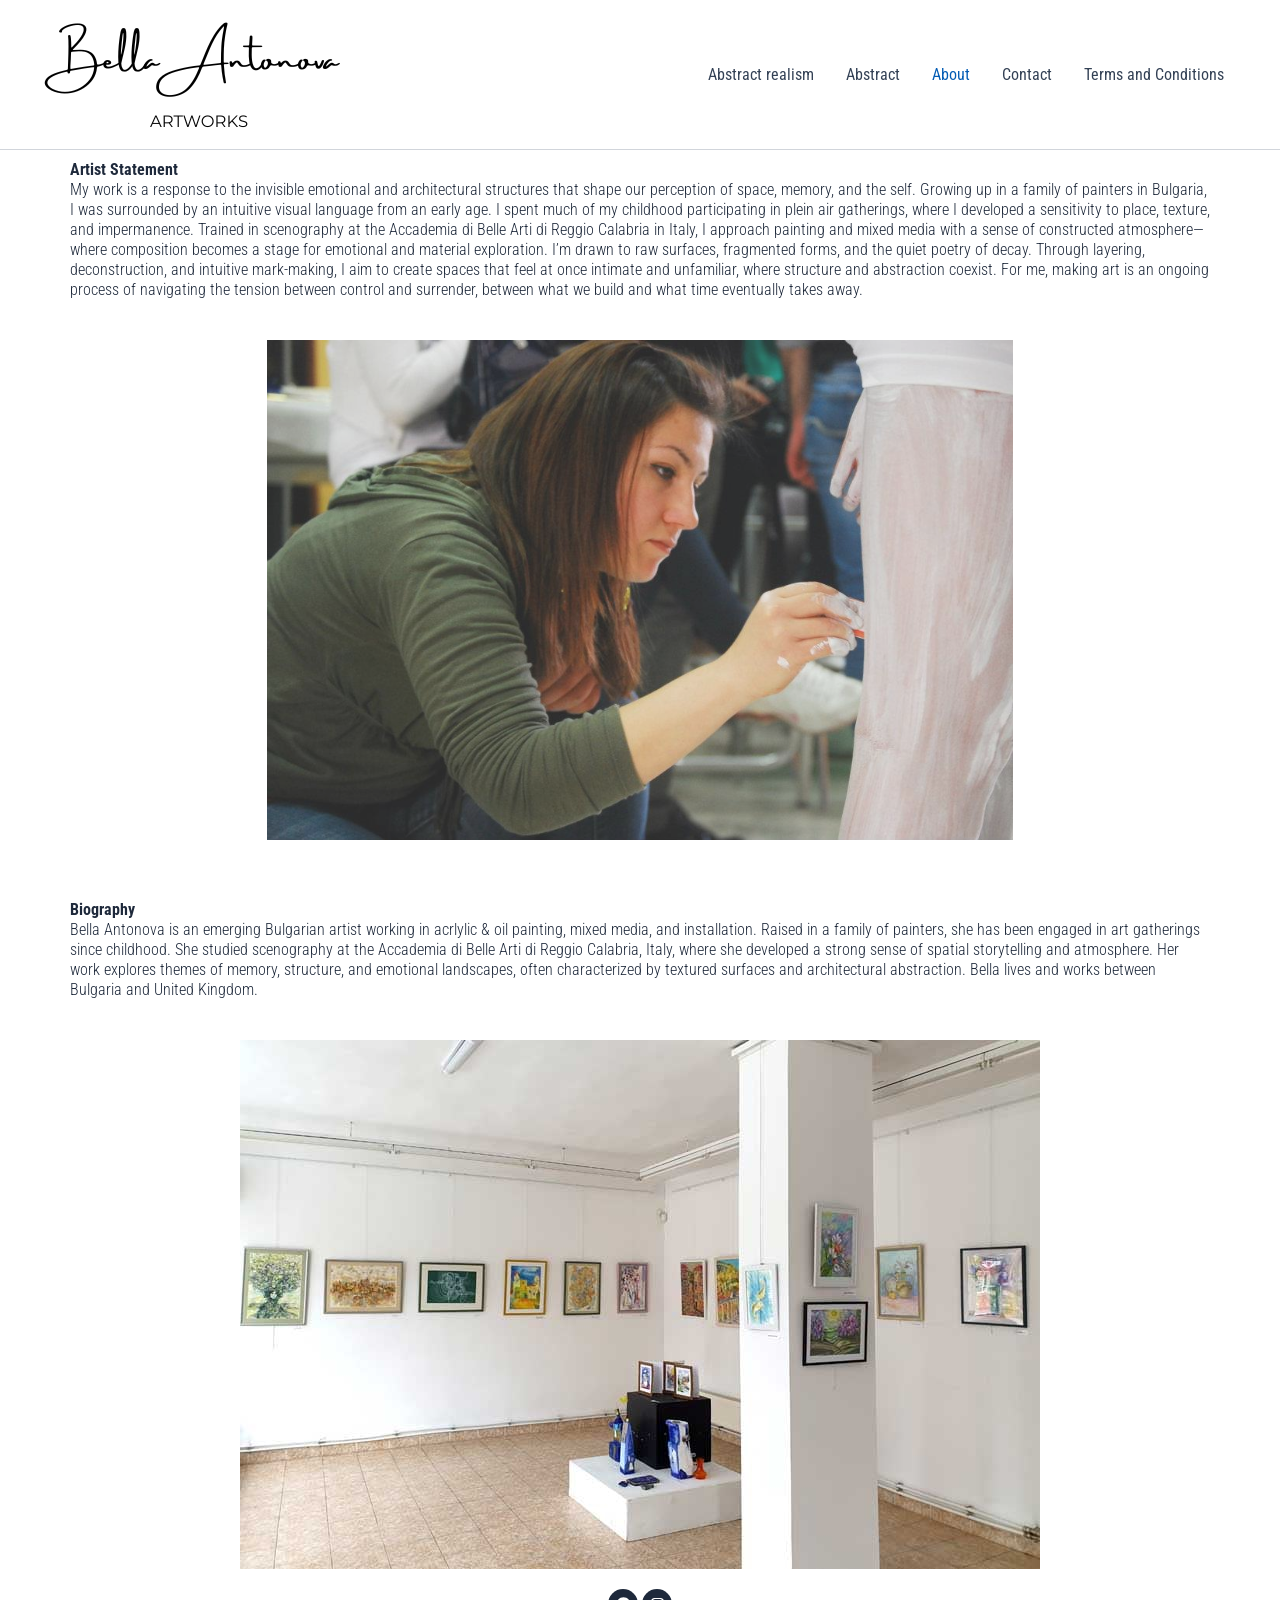
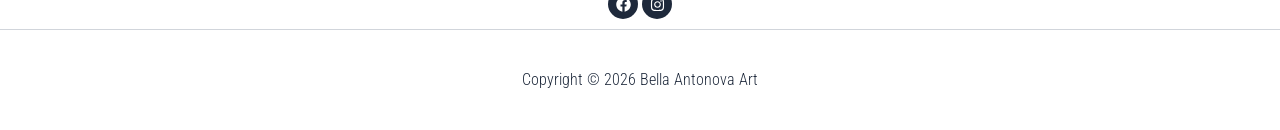
<file: about/index.html>
<!DOCTYPE html>
<html lang="en-GB">
<head><meta charset="UTF-8">

<meta name="viewport" content="width=device-width, initial-scale=1">
	<link rel="profile" href="https://gmpg.org/xfn/11"> 
	<title>About</title>
<meta name="robots" content="max-image-preview:large">
<link rel="dns-prefetch" href="//fonts.googleapis.com">
<link rel="alternate" type="application/rss+xml" title=" » Feed" href="/feed/">
<link rel="alternate" type="application/rss+xml" title=" » Comments Feed" href="/comments/feed/">
<link rel="alternate" title="oEmbed (JSON)" type="application/json+oembed" href="/wp-json/oembed/1.0/embed?url=%2Fabout%2F">
<link rel="alternate" title="oEmbed (XML)" type="text/xml+oembed" href="/wp-json/oembed/1.0/embed?url=%2Fabout%2F&amp;format=xml">
<style id="wp-img-auto-sizes-contain-inline-css">
img:is([sizes=auto i],[sizes^="auto," i]){contain-intrinsic-size:3000px 1500px}
/*# sourceURL=wp-img-auto-sizes-contain-inline-css */
</style>
<link rel="stylesheet" id="astra-theme-css-css" href="/wp-content/themes/astra/assets/css/minified/main.min.css?ver=4.12.3" media="all">
<style id="astra-theme-css-inline-css">
:root{--ast-post-nav-space:0;--ast-container-default-xlg-padding:2.5em;--ast-container-default-lg-padding:2.5em;--ast-container-default-slg-padding:2em;--ast-container-default-md-padding:2.5em;--ast-container-default-sm-padding:2.5em;--ast-container-default-xs-padding:2.4em;--ast-container-default-xxs-padding:1.8em;--ast-code-block-background:#ECEFF3;--ast-comment-inputs-background:#F9FAFB;--ast-normal-container-width:1200px;--ast-narrow-container-width:750px;--ast-blog-title-font-weight:600;--ast-blog-meta-weight:600;--ast-global-color-primary:var(--ast-global-color-4);--ast-global-color-secondary:var(--ast-global-color-5);--ast-global-color-alternate-background:var(--ast-global-color-6);--ast-global-color-subtle-background:var(--ast-global-color-7);--ast-bg-style-guide:var( --ast-global-color-secondary,--ast-global-color-5 );--ast-shadow-style-guide:0px 0px 4px 0 #00000057;--ast-global-dark-bg-style:#fff;--ast-global-dark-lfs:#fbfbfb;--ast-widget-bg-color:#fafafa;--ast-wc-container-head-bg-color:#fbfbfb;--ast-title-layout-bg:#eeeeee;--ast-search-border-color:#e7e7e7;--ast-lifter-hover-bg:#e6e6e6;--ast-gallery-block-color:#000;--srfm-color-input-label:var(--ast-global-color-2);}html{font-size:100%;}a{color:var(--ast-global-color-0);}a:hover,a:focus{color:var(--ast-global-color-1);}body,button,input,select,textarea,.ast-button,.ast-custom-button{font-family:'Roboto Condensed',sans-serif;font-weight:400;font-size:16px;font-size:1rem;line-height:var(--ast-body-line-height,1.65);}blockquote{color:var(--ast-global-color-3);}h1,h2,h3,h4,h5,h6,.entry-content :where(h1,h2,h3,h4,h5,h6),.site-title,.site-title a{font-family:'Roboto Condensed',sans-serif;font-weight:400;}.ast-site-identity .site-title a{color:var(--ast-global-color-2);}.site-title{font-size:26px;font-size:1.625rem;display:block;}.site-header .site-description{font-size:15px;font-size:0.9375rem;display:none;}.entry-title{font-size:20px;font-size:1.25rem;}.ast-blog-single-element.ast-taxonomy-container a{font-size:14px;font-size:0.875rem;}.ast-blog-meta-container{font-size:13px;font-size:0.8125rem;}.archive .ast-article-post .ast-article-inner,.blog .ast-article-post .ast-article-inner,.archive .ast-article-post .ast-article-inner:hover,.blog .ast-article-post .ast-article-inner:hover{border-top-left-radius:6px;border-top-right-radius:6px;border-bottom-right-radius:6px;border-bottom-left-radius:6px;overflow:hidden;}h1,.entry-content :where(h1){font-size:36px;font-size:2.25rem;font-weight:400;font-family:'Roboto Condensed',sans-serif;line-height:1.4em;}h2,.entry-content :where(h2){font-size:30px;font-size:1.875rem;font-weight:300;font-family:'Roboto Condensed',sans-serif;line-height:1.3em;}h3,.entry-content :where(h3){font-size:24px;font-size:1.5rem;font-weight:300;font-family:'Roboto Condensed',sans-serif;line-height:1.3em;}h4,.entry-content :where(h4){font-size:20px;font-size:1.25rem;line-height:1.2em;font-weight:400;font-family:'Roboto Condensed',sans-serif;}h5,.entry-content :where(h5){font-size:18px;font-size:1.125rem;line-height:1.2em;font-weight:400;font-family:'Roboto Condensed',sans-serif;}h6,.entry-content :where(h6){font-size:16px;font-size:1rem;line-height:1.25em;font-weight:300;font-family:'Roboto Condensed',sans-serif;}::selection{background-color:var(--ast-global-color-0);color:#ffffff;}body,h1,h2,h3,h4,h5,h6,.entry-title a,.entry-content :where(h1,h2,h3,h4,h5,h6){color:var(--ast-global-color-3);}.tagcloud a:hover,.tagcloud a:focus,.tagcloud a.current-item{color:#ffffff;border-color:var(--ast-global-color-0);background-color:var(--ast-global-color-0);}input:focus,input[type="text"]:focus,input[type="email"]:focus,input[type="url"]:focus,input[type="password"]:focus,input[type="reset"]:focus,input[type="search"]:focus,textarea:focus{border-color:var(--ast-global-color-0);}input[type="radio"]:checked,input[type=reset],input[type="checkbox"]:checked,input[type="checkbox"]:hover:checked,input[type="checkbox"]:focus:checked,input[type=range]::-webkit-slider-thumb{border-color:var(--ast-global-color-0);background-color:var(--ast-global-color-0);box-shadow:none;}.site-footer a:hover + .post-count,.site-footer a:focus + .post-count{background:var(--ast-global-color-0);border-color:var(--ast-global-color-0);}.single .nav-links .nav-previous,.single .nav-links .nav-next{color:var(--ast-global-color-0);}.entry-meta,.entry-meta *{line-height:1.45;color:var(--ast-global-color-0);font-weight:600;}.entry-meta a:not(.ast-button):hover,.entry-meta a:not(.ast-button):hover *,.entry-meta a:not(.ast-button):focus,.entry-meta a:not(.ast-button):focus *,.page-links > .page-link,.page-links .page-link:hover,.post-navigation a:hover{color:var(--ast-global-color-1);}#cat option,.secondary .calendar_wrap thead a,.secondary .calendar_wrap thead a:visited{color:var(--ast-global-color-0);}.secondary .calendar_wrap #today,.ast-progress-val span{background:var(--ast-global-color-0);}.secondary a:hover + .post-count,.secondary a:focus + .post-count{background:var(--ast-global-color-0);border-color:var(--ast-global-color-0);}.calendar_wrap #today > a{color:#ffffff;}.page-links .page-link,.single .post-navigation a{color:var(--ast-global-color-3);}.ast-search-menu-icon .search-form button.search-submit{padding:0 4px;}.ast-search-menu-icon form.search-form{padding-right:0;}.ast-header-search .ast-search-menu-icon.ast-dropdown-active .search-form,.ast-header-search .ast-search-menu-icon.ast-dropdown-active .search-field:focus{transition:all 0.2s;}.search-form input.search-field:focus{outline:none;}.ast-mobile-header-content .ast-builder-layout-element:not(.ast-builder-menu):not(.ast-header-divider-element),.ast-mobile-popup-content .ast-builder-layout-element:not(.ast-builder-menu):not(.ast-header-divider-element){padding:15px 20px;}.ast-search-menu-icon .search-form button.search-submit:focus,.ast-theme-transparent-header .ast-header-search .ast-dropdown-active .ast-icon,.ast-theme-transparent-header .ast-inline-search .search-field:focus .ast-icon{color:var(--ast-global-color-1);}.ast-desktop .ast-header-search .slide-search .search-form{border:2px solid var(--ast-global-color-0);}.ast-header-search .slide-search .search-field{background-color:(--ast-global-dark-bg-style);}.ast-archive-title{color:var(--ast-global-color-2);}.widget-title{font-size:22px;font-size:1.375rem;color:var(--ast-global-color-2);}.ast-single-post .entry-content a,.ast-comment-content a:not(.ast-comment-edit-reply-wrap a){text-decoration:underline;}.ast-single-post .elementor-widget-button .elementor-button,.ast-single-post .entry-content .uagb-tab a,.ast-single-post .entry-content .uagb-ifb-cta a,.ast-single-post .entry-content .uabb-module-content a,.ast-single-post .entry-content .uagb-post-grid a,.ast-single-post .entry-content .uagb-timeline a,.ast-single-post .entry-content .uagb-toc__wrap a,.ast-single-post .entry-content .uagb-taxomony-box a,.entry-content .wp-block-latest-posts > li > a,.ast-single-post .entry-content .wp-block-file__button,a.ast-post-filter-single,.ast-single-post .ast-comment-content .comment-reply-link,.ast-single-post .ast-comment-content .comment-edit-link{text-decoration:none;}.ast-search-menu-icon.slide-search a:focus-visible:focus-visible,.astra-search-icon:focus-visible,#close:focus-visible,a:focus-visible,.ast-menu-toggle:focus-visible,.site .skip-link:focus-visible,.wp-block-loginout input:focus-visible,.wp-block-search.wp-block-search__button-inside .wp-block-search__inside-wrapper,.ast-header-navigation-arrow:focus-visible,.ast-orders-table__row .ast-orders-table__cell:focus-visible,a#ast-apply-coupon:focus-visible,#ast-apply-coupon:focus-visible,#close:focus-visible,.button.search-submit:focus-visible,#search_submit:focus,.normal-search:focus-visible,.ast-header-account-wrap:focus-visible,.astra-cart-drawer-close:focus,.ast-single-variation:focus,.ast-button:focus,.ast-builder-button-wrap:has(.ast-custom-button-link:focus),.ast-builder-button-wrap .ast-custom-button-link:focus{outline-style:dotted;outline-color:inherit;outline-width:thin;}input:focus,input[type="text"]:focus,input[type="email"]:focus,input[type="url"]:focus,input[type="password"]:focus,input[type="reset"]:focus,input[type="search"]:focus,input[type="number"]:focus,textarea:focus,.wp-block-search__input:focus,[data-section="section-header-mobile-trigger"] .ast-button-wrap .ast-mobile-menu-trigger-minimal:focus,.ast-mobile-popup-drawer.active .menu-toggle-close:focus,#ast-scroll-top:focus,#coupon_code:focus,#ast-coupon-code:focus{border-style:dotted;border-color:inherit;border-width:thin;}input{outline:none;}.ast-logo-title-inline .site-logo-img{padding-right:1em;}.site-logo-img img{ transition:all 0.2s linear;}body .ast-oembed-container *{position:absolute;top:0;width:100%;height:100%;left:0;}body .wp-block-embed-pocket-casts .ast-oembed-container *{position:unset;}.ast-single-post-featured-section + article {margin-top: 2em;}.site-content .ast-single-post-featured-section img {width: 100%;overflow: hidden;object-fit: cover;}.ast-separate-container .site-content .ast-single-post-featured-section + article {margin-top: -80px;z-index: 9;position: relative;border-radius: 4px;}@media (min-width: 922px) {.ast-no-sidebar .site-content .ast-article-image-container--wide {margin-left: -120px;margin-right: -120px;max-width: unset;width: unset;}.ast-left-sidebar .site-content .ast-article-image-container--wide,.ast-right-sidebar .site-content .ast-article-image-container--wide {margin-left: -10px;margin-right: -10px;}.site-content .ast-article-image-container--full {margin-left: calc( -50vw + 50%);margin-right: calc( -50vw + 50%);max-width: 100vw;width: 100vw;}.ast-left-sidebar .site-content .ast-article-image-container--full,.ast-right-sidebar .site-content .ast-article-image-container--full {margin-left: -10px;margin-right: -10px;max-width: inherit;width: auto;}}.site > .ast-single-related-posts-container {margin-top: 0;}@media (min-width: 922px) {.ast-desktop .ast-container--narrow {max-width: var(--ast-narrow-container-width);margin: 0 auto;}}.ast-page-builder-template .hentry {margin: 0;}.ast-page-builder-template .site-content > .ast-container {max-width: 100%;padding: 0;}.ast-page-builder-template .site .site-content #primary {padding: 0;margin: 0;}.ast-page-builder-template .no-results {text-align: center;margin: 4em auto;}.ast-page-builder-template .ast-pagination {padding: 2em;}.ast-page-builder-template .entry-header.ast-no-title.ast-no-thumbnail {margin-top: 0;}.ast-page-builder-template .entry-header.ast-header-without-markup {margin-top: 0;margin-bottom: 0;}.ast-page-builder-template .entry-header.ast-no-title.ast-no-meta {margin-bottom: 0;}.ast-page-builder-template.single .post-navigation {padding-bottom: 2em;}.ast-page-builder-template.single-post .site-content > .ast-container {max-width: 100%;}.ast-page-builder-template .entry-header {margin-top: 2em;margin-left: auto;margin-right: auto;}.ast-page-builder-template .ast-archive-description {margin: 2em auto 0;padding-left: 20px;padding-right: 20px;}.ast-page-builder-template .ast-row {margin-left: 0;margin-right: 0;}.single.ast-page-builder-template .entry-header + .entry-content,.single.ast-page-builder-template .ast-single-entry-banner + .site-content article .entry-content {margin-bottom: 2em;}@media(min-width: 921px) {.ast-page-builder-template.archive.ast-right-sidebar .ast-row article,.ast-page-builder-template.archive.ast-left-sidebar .ast-row article {padding-left: 0;padding-right: 0;}}input[type="text"],input[type="number"],input[type="email"],input[type="url"],input[type="password"],input[type="search"],input[type=reset],input[type=tel],input[type=date],select,textarea{font-size:16px;font-style:normal;font-weight:400;line-height:24px;width:100%;padding:12px 16px;border-radius:4px;box-shadow:0px 1px 2px 0px rgba(0,0,0,0.05);color:var(--ast-form-input-text,#475569);}input[type="text"],input[type="number"],input[type="email"],input[type="url"],input[type="password"],input[type="search"],input[type=reset],input[type=tel],input[type=date],select{height:40px;}input[type="date"]{border-width:1px;border-style:solid;border-color:var(--ast-border-color);background:var( --ast-global-color-secondary,--ast-global-color-5 );}input[type="text"]:focus,input[type="number"]:focus,input[type="email"]:focus,input[type="url"]:focus,input[type="password"]:focus,input[type="search"]:focus,input[type=reset]:focus,input[type="tel"]:focus,input[type="date"]:focus,select:focus,textarea:focus{border-color:#046BD2;box-shadow:none;outline:none;color:var(--ast-form-input-focus-text,#475569);}label,legend{color:var(--ast-global-color-2,#111827 );font-size:14px;font-style:normal;font-weight:500;line-height:20px;}select{padding:6px 10px;}fieldset{padding:30px;border-radius:4px;}button,.ast-button,.button,input[type="button"],input[type="reset"],input[type="submit"],a:where(.wp-block-button__link){border-radius:4px;box-shadow:0px 1px 2px 0px rgba(0,0,0,0.05);}:root{--ast-comment-inputs-background:#FFF;}::placeholder{color:var(--ast-form-field-color,#9CA3AF);}::-ms-input-placeholder{color:var(--ast-form-field-color,#9CA3AF);}@media (max-width:921.9px){#ast-desktop-header{display:none;}}@media (min-width:922px){#ast-mobile-header{display:none;}}.wp-block-buttons.aligncenter{justify-content:center;}@media (max-width:921px){.ast-theme-transparent-header #primary,.ast-theme-transparent-header #secondary{padding:0;}}@media (max-width:921px){.ast-plain-container.ast-no-sidebar #primary{padding:0;}}.ast-plain-container.ast-no-sidebar #primary{margin-top:0;margin-bottom:0;}.wp-block-button.is-style-outline .wp-block-button__link{border-color:var(--ast-global-color-0);}div.wp-block-button.is-style-outline > .wp-block-button__link:not(.has-text-color),div.wp-block-button.wp-block-button__link.is-style-outline:not(.has-text-color){color:var(--ast-global-color-0);}.wp-block-button.is-style-outline .wp-block-button__link:hover,.wp-block-buttons .wp-block-button.is-style-outline .wp-block-button__link:focus,.wp-block-buttons .wp-block-button.is-style-outline > .wp-block-button__link:not(.has-text-color):hover,.wp-block-buttons .wp-block-button.wp-block-button__link.is-style-outline:not(.has-text-color):hover{color:#ffffff;background-color:var(--ast-global-color-1);border-color:var(--ast-global-color-1);}.post-page-numbers.current .page-link,.ast-pagination .page-numbers.current{color:#ffffff;border-color:var(--ast-global-color-0);background-color:var(--ast-global-color-0);}.wp-block-buttons .wp-block-button.is-style-outline .wp-block-button__link.wp-element-button,.ast-outline-button,.wp-block-uagb-buttons-child .uagb-buttons-repeater.ast-outline-button{border-color:var(--ast-global-color-0);border-top-width:2px;border-right-width:2px;border-bottom-width:2px;border-left-width:2px;font-family:inherit;font-weight:500;font-size:16px;font-size:1rem;line-height:1em;padding-top:13px;padding-right:30px;padding-bottom:13px;padding-left:30px;}.wp-block-buttons .wp-block-button.is-style-outline > .wp-block-button__link:not(.has-text-color),.wp-block-buttons .wp-block-button.wp-block-button__link.is-style-outline:not(.has-text-color),.ast-outline-button{color:var(--ast-global-color-0);}.wp-block-button.is-style-outline .wp-block-button__link:hover,.wp-block-buttons .wp-block-button.is-style-outline .wp-block-button__link:focus,.wp-block-buttons .wp-block-button.is-style-outline > .wp-block-button__link:not(.has-text-color):hover,.wp-block-buttons .wp-block-button.wp-block-button__link.is-style-outline:not(.has-text-color):hover,.ast-outline-button:hover,.ast-outline-button:focus,.wp-block-uagb-buttons-child .uagb-buttons-repeater.ast-outline-button:hover,.wp-block-uagb-buttons-child .uagb-buttons-repeater.ast-outline-button:focus{color:#ffffff;background-color:var(--ast-global-color-1);border-color:var(--ast-global-color-1);}.ast-single-post .entry-content a.ast-outline-button,.ast-single-post .entry-content .is-style-outline>.wp-block-button__link{text-decoration:none;}.wp-block-button .wp-block-button__link.wp-element-button.is-style-outline:not(.has-background),.wp-block-button.is-style-outline>.wp-block-button__link.wp-element-button:not(.has-background),.ast-outline-button{background-color:transparent;}.uagb-buttons-repeater.ast-outline-button{border-radius:9999px;}@media (max-width:921px){.wp-block-buttons .wp-block-button.is-style-outline .wp-block-button__link.wp-element-button,.ast-outline-button,.wp-block-uagb-buttons-child .uagb-buttons-repeater.ast-outline-button{padding-top:12px;padding-right:28px;padding-bottom:12px;padding-left:28px;}}@media (max-width:544px){.wp-block-buttons .wp-block-button.is-style-outline .wp-block-button__link.wp-element-button,.ast-outline-button,.wp-block-uagb-buttons-child .uagb-buttons-repeater.ast-outline-button{padding-top:10px;padding-right:24px;padding-bottom:10px;padding-left:24px;}}.entry-content[data-ast-blocks-layout] > figure{margin-bottom:1em;}h1.widget-title{font-weight:400;}h2.widget-title{font-weight:300;}h3.widget-title{font-weight:300;}#page{display:flex;flex-direction:column;min-height:100vh;}.ast-404-layout-1 h1.page-title{color:var(--ast-global-color-2);}.single .post-navigation a{line-height:1em;height:inherit;}.error-404 .page-sub-title{font-size:1.5rem;font-weight:inherit;}.search .site-content .content-area .search-form{margin-bottom:0;}#page .site-content{flex-grow:1;}.widget{margin-bottom:1.25em;}#secondary li{line-height:1.5em;}#secondary .wp-block-group h2{margin-bottom:0.7em;}#secondary h2{font-size:1.7rem;}.ast-separate-container .ast-article-post,.ast-separate-container .ast-article-single,.ast-separate-container .comment-respond{padding:3em;}.ast-separate-container .ast-article-single .ast-article-single{padding:0;}.ast-article-single .wp-block-post-template-is-layout-grid{padding-left:0;}.ast-separate-container .comments-title,.ast-narrow-container .comments-title{padding:1.5em 2em;}.ast-page-builder-template .comment-form-textarea,.ast-comment-formwrap .ast-grid-common-col{padding:0;}.ast-comment-formwrap{padding:0;display:inline-flex;column-gap:20px;width:100%;margin-left:0;margin-right:0;}.comments-area textarea#comment:focus,.comments-area textarea#comment:active,.comments-area .ast-comment-formwrap input[type="text"]:focus,.comments-area .ast-comment-formwrap input[type="text"]:active {box-shadow:none;outline:none;}.archive.ast-page-builder-template .entry-header{margin-top:2em;}.ast-page-builder-template .ast-comment-formwrap{width:100%;}.entry-title{margin-bottom:0.6em;}.ast-archive-description p{font-size:inherit;font-weight:inherit;line-height:inherit;}.ast-separate-container .ast-comment-list li.depth-1,.hentry{margin-bottom:1.5em;}.site-content section.ast-archive-description{margin-bottom:2em;}@media (min-width:921px){.ast-left-sidebar.ast-page-builder-template #secondary,.archive.ast-right-sidebar.ast-page-builder-template .site-main{padding-left:20px;padding-right:20px;}}@media (max-width:544px){.ast-comment-formwrap.ast-row{column-gap:10px;display:inline-block;}#ast-commentform .ast-grid-common-col{position:relative;width:100%;}}@media (min-width:1201px){.ast-separate-container .ast-article-post,.ast-separate-container .ast-article-single,.ast-separate-container .ast-author-box,.ast-separate-container .ast-404-layout-1,.ast-separate-container .no-results{padding:3em;}}@media (max-width:921px){.ast-left-sidebar #content > .ast-container{display:flex;flex-direction:column-reverse;width:100%;}}@media (min-width:922px){.ast-separate-container.ast-right-sidebar #primary,.ast-separate-container.ast-left-sidebar #primary{border:0;}.search-no-results.ast-separate-container #primary{margin-bottom:4em;}}.wp-block-button .wp-block-button__link{color:#ffffff;}.wp-block-button .wp-block-button__link:hover,.wp-block-button .wp-block-button__link:focus{color:#ffffff;background-color:var(--ast-global-color-1);border-color:var(--ast-global-color-1);}.elementor-widget-heading h1.elementor-heading-title{line-height:1.4em;}.elementor-widget-heading h2.elementor-heading-title{line-height:1.3em;}.elementor-widget-heading h3.elementor-heading-title{line-height:1.3em;}.elementor-widget-heading h4.elementor-heading-title{line-height:1.2em;}.elementor-widget-heading h5.elementor-heading-title{line-height:1.2em;}.elementor-widget-heading h6.elementor-heading-title{line-height:1.25em;}.wp-block-button .wp-block-button__link,.wp-block-search .wp-block-search__button,body .wp-block-file .wp-block-file__button{border-color:var(--ast-global-color-0);background-color:var(--ast-global-color-0);color:#ffffff;font-family:inherit;font-weight:500;line-height:1em;font-size:16px;font-size:1rem;padding-top:15px;padding-right:30px;padding-bottom:15px;padding-left:30px;}.ast-single-post .entry-content .wp-block-button .wp-block-button__link,.ast-single-post .entry-content .wp-block-search .wp-block-search__button,body .entry-content .wp-block-file .wp-block-file__button{text-decoration:none;}@media (max-width:921px){.wp-block-button .wp-block-button__link,.wp-block-search .wp-block-search__button,body .wp-block-file .wp-block-file__button{padding-top:14px;padding-right:28px;padding-bottom:14px;padding-left:28px;}}@media (max-width:544px){.wp-block-button .wp-block-button__link,.wp-block-search .wp-block-search__button,body .wp-block-file .wp-block-file__button{padding-top:12px;padding-right:24px;padding-bottom:12px;padding-left:24px;}}.menu-toggle,button,.ast-button,.ast-custom-button,.button,input#submit,input[type="button"],input[type="submit"],input[type="reset"],#comments .submit,.search .search-submit,form[CLASS*="wp-block-search__"].wp-block-search .wp-block-search__inside-wrapper .wp-block-search__button,body .wp-block-file .wp-block-file__button,.search .search-submit{border-style:solid;border-top-width:0;border-right-width:0;border-left-width:0;border-bottom-width:0;color:#ffffff;border-color:var(--ast-global-color-0);background-color:var(--ast-global-color-0);padding-top:15px;padding-right:30px;padding-bottom:15px;padding-left:30px;font-family:inherit;font-weight:500;font-size:16px;font-size:1rem;line-height:1em;}button:focus,.menu-toggle:hover,button:hover,.ast-button:hover,.ast-custom-button:hover .button:hover,.ast-custom-button:hover ,input[type=reset]:hover,input[type=reset]:focus,input#submit:hover,input#submit:focus,input[type="button"]:hover,input[type="button"]:focus,input[type="submit"]:hover,input[type="submit"]:focus,form[CLASS*="wp-block-search__"].wp-block-search .wp-block-search__inside-wrapper .wp-block-search__button:hover,form[CLASS*="wp-block-search__"].wp-block-search .wp-block-search__inside-wrapper .wp-block-search__button:focus,body .wp-block-file .wp-block-file__button:hover,body .wp-block-file .wp-block-file__button:focus{color:#ffffff;background-color:var(--ast-global-color-1);border-color:var(--ast-global-color-1);}form[CLASS*="wp-block-search__"].wp-block-search .wp-block-search__inside-wrapper .wp-block-search__button.has-icon{padding-top:calc(15px - 3px);padding-right:calc(30px - 3px);padding-bottom:calc(15px - 3px);padding-left:calc(30px - 3px);}@media (max-width:921px){.menu-toggle,button,.ast-button,.ast-custom-button,.button,input#submit,input[type="button"],input[type="submit"],input[type="reset"],#comments .submit,.search .search-submit,form[CLASS*="wp-block-search__"].wp-block-search .wp-block-search__inside-wrapper .wp-block-search__button,body .wp-block-file .wp-block-file__button,.search .search-submit{padding-top:14px;padding-right:28px;padding-bottom:14px;padding-left:28px;}}@media (max-width:544px){.menu-toggle,button,.ast-button,.ast-custom-button,.button,input#submit,input[type="button"],input[type="submit"],input[type="reset"],#comments .submit,.search .search-submit,form[CLASS*="wp-block-search__"].wp-block-search .wp-block-search__inside-wrapper .wp-block-search__button,body .wp-block-file .wp-block-file__button,.search .search-submit{padding-top:12px;padding-right:24px;padding-bottom:12px;padding-left:24px;}}@media (max-width:921px){.ast-mobile-header-stack .main-header-bar .ast-search-menu-icon{display:inline-block;}.ast-header-break-point.ast-header-custom-item-outside .ast-mobile-header-stack .main-header-bar .ast-search-icon{margin:0;}.ast-comment-avatar-wrap img{max-width:2.5em;}.ast-comment-meta{padding:0 1.8888em 1.3333em;}}@media (min-width:544px){.ast-container{max-width:100%;}}@media (max-width:544px){.ast-separate-container .ast-article-post,.ast-separate-container .ast-article-single,.ast-separate-container .comments-title,.ast-separate-container .ast-archive-description{padding:1.5em 1em;}.ast-separate-container #content .ast-container{padding-left:0.54em;padding-right:0.54em;}.ast-separate-container .ast-comment-list .bypostauthor{padding:.5em;}.ast-search-menu-icon.ast-dropdown-active .search-field{width:170px;}} #ast-mobile-header .ast-site-header-cart-li a{pointer-events:none;}.ast-separate-container{background-color:var(--ast-global-color-5);}@media (max-width:921px){.site-title{display:block;}.site-header .site-description{display:none;}h1,.entry-content :where(h1){font-size:30px;font-size:1.875rem;}h2,.entry-content :where(h2){font-size:25px;font-size:1.5625rem;}h3,.entry-content :where(h3){font-size:20px;font-size:1.25rem;}}@media (max-width:544px){.site-title{display:block;}.site-header .site-description{display:none;}h1,.entry-content :where(h1){font-size:30px;font-size:1.875rem;}h2,.entry-content :where(h2){font-size:25px;font-size:1.5625rem;}h3,.entry-content :where(h3){font-size:20px;font-size:1.25rem;}}@media (max-width:921px){html{font-size:91.2%;}}@media (max-width:544px){html{font-size:91.2%;}}@media (min-width:922px){.ast-container{max-width:1240px;}}@media (min-width:922px){.site-content .ast-container{display:flex;}}@media (max-width:921px){.site-content .ast-container{flex-direction:column;}}.entry-content :where(h1,h2,h3,h4,h5,h6){clear:none;}@media (min-width:922px){.main-header-menu .sub-menu .menu-item.ast-left-align-sub-menu:hover > .sub-menu,.main-header-menu .sub-menu .menu-item.ast-left-align-sub-menu.focus > .sub-menu{margin-left:-0px;}}.entry-content li > p{margin-bottom:0;}.site .comments-area{padding-bottom:2em;margin-top:2em;}.wp-block-file {display: flex;align-items: center;flex-wrap: wrap;justify-content: space-between;}.wp-block-pullquote {border: none;}.wp-block-pullquote blockquote::before {content: "\201D";font-family: "Helvetica",sans-serif;display: flex;transform: rotate( 180deg );font-size: 6rem;font-style: normal;line-height: 1;font-weight: bold;align-items: center;justify-content: center;}.has-text-align-right > blockquote::before {justify-content: flex-start;}.has-text-align-left > blockquote::before {justify-content: flex-end;}figure.wp-block-pullquote.is-style-solid-color blockquote {max-width: 100%;text-align: inherit;}:root {--wp--custom--ast-default-block-top-padding: 3em;--wp--custom--ast-default-block-right-padding: 3em;--wp--custom--ast-default-block-bottom-padding: 3em;--wp--custom--ast-default-block-left-padding: 3em;--wp--custom--ast-container-width: 1200px;--wp--custom--ast-content-width-size: 1200px;--wp--custom--ast-wide-width-size: calc(1200px + var(--wp--custom--ast-default-block-left-padding) + var(--wp--custom--ast-default-block-right-padding));}.ast-narrow-container {--wp--custom--ast-content-width-size: 750px;--wp--custom--ast-wide-width-size: 750px;}@media(max-width: 921px) {:root {--wp--custom--ast-default-block-top-padding: 3em;--wp--custom--ast-default-block-right-padding: 2em;--wp--custom--ast-default-block-bottom-padding: 3em;--wp--custom--ast-default-block-left-padding: 2em;}}@media(max-width: 544px) {:root {--wp--custom--ast-default-block-top-padding: 3em;--wp--custom--ast-default-block-right-padding: 1.5em;--wp--custom--ast-default-block-bottom-padding: 3em;--wp--custom--ast-default-block-left-padding: 1.5em;}}.entry-content > .wp-block-group,.entry-content > .wp-block-cover,.entry-content > .wp-block-columns {padding-top: var(--wp--custom--ast-default-block-top-padding);padding-right: var(--wp--custom--ast-default-block-right-padding);padding-bottom: var(--wp--custom--ast-default-block-bottom-padding);padding-left: var(--wp--custom--ast-default-block-left-padding);}.ast-plain-container.ast-no-sidebar .entry-content > .alignfull,.ast-page-builder-template .ast-no-sidebar .entry-content > .alignfull {margin-left: calc( -50vw + 50%);margin-right: calc( -50vw + 50%);max-width: 100vw;width: 100vw;}.ast-plain-container.ast-no-sidebar .entry-content .alignfull .alignfull,.ast-page-builder-template.ast-no-sidebar .entry-content .alignfull .alignfull,.ast-plain-container.ast-no-sidebar .entry-content .alignfull .alignwide,.ast-page-builder-template.ast-no-sidebar .entry-content .alignfull .alignwide,.ast-plain-container.ast-no-sidebar .entry-content .alignwide .alignfull,.ast-page-builder-template.ast-no-sidebar .entry-content .alignwide .alignfull,.ast-plain-container.ast-no-sidebar .entry-content .alignwide .alignwide,.ast-page-builder-template.ast-no-sidebar .entry-content .alignwide .alignwide,.ast-plain-container.ast-no-sidebar .entry-content .wp-block-column .alignfull,.ast-page-builder-template.ast-no-sidebar .entry-content .wp-block-column .alignfull,.ast-plain-container.ast-no-sidebar .entry-content .wp-block-column .alignwide,.ast-page-builder-template.ast-no-sidebar .entry-content .wp-block-column .alignwide {margin-left: auto;margin-right: auto;width: 100%;}[data-ast-blocks-layout] .wp-block-separator:not(.is-style-dots) {height: 0;}[data-ast-blocks-layout] .wp-block-separator {margin: 20px auto;}[data-ast-blocks-layout] .wp-block-separator:not(.is-style-wide):not(.is-style-dots) {max-width: 100px;}[data-ast-blocks-layout] .wp-block-separator.has-background {padding: 0;}.entry-content[data-ast-blocks-layout] > * {max-width: var(--wp--custom--ast-content-width-size);margin-left: auto;margin-right: auto;}.entry-content[data-ast-blocks-layout] > .alignwide {max-width: var(--wp--custom--ast-wide-width-size);}.entry-content[data-ast-blocks-layout] .alignfull {max-width: none;}.entry-content .wp-block-columns {margin-bottom: 0;}blockquote {margin: 1.5em;border-color: rgba(0,0,0,0.05);}.wp-block-quote:not(.has-text-align-right):not(.has-text-align-center) {border-left: 5px solid rgba(0,0,0,0.05);}.has-text-align-right > blockquote,blockquote.has-text-align-right {border-right: 5px solid rgba(0,0,0,0.05);}.has-text-align-left > blockquote,blockquote.has-text-align-left {border-left: 5px solid rgba(0,0,0,0.05);}.wp-block-site-tagline,.wp-block-latest-posts .read-more {margin-top: 15px;}.wp-block-loginout p label {display: block;}.wp-block-loginout p:not(.login-remember):not(.login-submit) input {width: 100%;}.wp-block-loginout input:focus {border-color: transparent;}.wp-block-loginout input:focus {outline: thin dotted;}.entry-content .wp-block-media-text .wp-block-media-text__content {padding: 0 0 0 8%;}.entry-content .wp-block-media-text.has-media-on-the-right .wp-block-media-text__content {padding: 0 8% 0 0;}.entry-content .wp-block-media-text.has-background .wp-block-media-text__content {padding: 8%;}.entry-content .wp-block-cover:not([class*="background-color"]):not(.has-text-color.has-link-color) .wp-block-cover__inner-container,.entry-content .wp-block-cover:not([class*="background-color"]) .wp-block-cover-image-text,.entry-content .wp-block-cover:not([class*="background-color"]) .wp-block-cover-text,.entry-content .wp-block-cover-image:not([class*="background-color"]) .wp-block-cover__inner-container,.entry-content .wp-block-cover-image:not([class*="background-color"]) .wp-block-cover-image-text,.entry-content .wp-block-cover-image:not([class*="background-color"]) .wp-block-cover-text {color: var(--ast-global-color-primary,var(--ast-global-color-5));}.wp-block-loginout .login-remember input {width: 1.1rem;height: 1.1rem;margin: 0 5px 4px 0;vertical-align: middle;}.wp-block-latest-posts > li > *:first-child,.wp-block-latest-posts:not(.is-grid) > li:first-child {margin-top: 0;}.entry-content > .wp-block-buttons,.entry-content > .wp-block-uagb-buttons {margin-bottom: 1.5em;}.wp-block-search__inside-wrapper .wp-block-search__input {padding: 0 10px;color: var(--ast-global-color-3);background: var(--ast-global-color-primary,var(--ast-global-color-5));border-color: var(--ast-border-color);}.wp-block-latest-posts .read-more {margin-bottom: 1.5em;}.wp-block-search__no-button .wp-block-search__inside-wrapper .wp-block-search__input {padding-top: 5px;padding-bottom: 5px;}.wp-block-latest-posts .wp-block-latest-posts__post-date,.wp-block-latest-posts .wp-block-latest-posts__post-author {font-size: 1rem;}.wp-block-latest-posts > li > *,.wp-block-latest-posts:not(.is-grid) > li {margin-top: 12px;margin-bottom: 12px;}.ast-page-builder-template .entry-content[data-ast-blocks-layout] > .alignwide:where(:not(.uagb-is-root-container):not(.spectra-is-root-container)) > * {max-width: var(--wp--custom--ast-wide-width-size);}.ast-page-builder-template .entry-content[data-ast-blocks-layout] > .inherit-container-width > *,.ast-page-builder-template .entry-content[data-ast-blocks-layout] > *:not(.wp-block-group):where(:not(.uagb-is-root-container):not(.spectra-is-root-container)) > *,.entry-content[data-ast-blocks-layout] > .wp-block-cover .wp-block-cover__inner-container {max-width: none ;margin-left: auto;margin-right: auto;}.ast-page-builder-template .entry-content[data-ast-blocks-layout] > *,.ast-page-builder-template .entry-content[data-ast-blocks-layout] > .alignfull:where(:not(.wp-block-group):not(.uagb-is-root-container):not(.spectra-is-root-container)) > * {max-width: none;}.entry-content[data-ast-blocks-layout] .wp-block-cover:not(.alignleft):not(.alignright) {width: auto;}@media(max-width: 1200px) {.ast-separate-container .entry-content > .alignfull,.ast-separate-container .entry-content[data-ast-blocks-layout] > .alignwide,.ast-plain-container .entry-content[data-ast-blocks-layout] > .alignwide,.ast-plain-container .entry-content .alignfull {margin-left: calc(-1 * min(var(--ast-container-default-xlg-padding),20px)) ;margin-right: calc(-1 * min(var(--ast-container-default-xlg-padding),20px));}}@media(min-width: 1201px) {.ast-separate-container .entry-content > .alignfull {margin-left: calc(-1 * var(--ast-container-default-xlg-padding) );margin-right: calc(-1 * var(--ast-container-default-xlg-padding) );}.ast-separate-container .entry-content[data-ast-blocks-layout] > .alignwide,.ast-plain-container .entry-content[data-ast-blocks-layout] > .alignwide {margin-left: auto;margin-right: auto;}}@media(min-width: 921px) {.ast-separate-container .entry-content .wp-block-group.alignwide:not(.inherit-container-width) > :where(:not(.alignleft):not(.alignright)),.ast-plain-container .entry-content .wp-block-group.alignwide:not(.inherit-container-width) > :where(:not(.alignleft):not(.alignright)) {max-width: calc( var(--wp--custom--ast-content-width-size) + 80px );}.ast-plain-container.ast-right-sidebar .entry-content[data-ast-blocks-layout] .alignfull,.ast-plain-container.ast-left-sidebar .entry-content[data-ast-blocks-layout] .alignfull {margin-left: -60px;margin-right: -60px;}}@media(min-width: 544px) {.entry-content > .alignleft {margin-right: 20px;}.entry-content > .alignright {margin-left: 20px;}}@media (max-width:544px){.wp-block-columns .wp-block-column:not(:last-child){margin-bottom:20px;}.wp-block-latest-posts{margin:0;}}@media( max-width: 600px ) {.entry-content .wp-block-media-text .wp-block-media-text__content,.entry-content .wp-block-media-text.has-media-on-the-right .wp-block-media-text__content {padding: 8% 0 0;}.entry-content .wp-block-media-text.has-background .wp-block-media-text__content {padding: 8%;}}.ast-page-builder-template .entry-header {padding-left: 0;}.ast-narrow-container .site-content .wp-block-uagb-image--align-full .wp-block-uagb-image__figure {max-width: 100%;margin-left: auto;margin-right: auto;}.entry-content ul,.entry-content ol {padding: revert;margin: revert;padding-left: 20px;}.entry-content ul.wc-block-product-template{padding: 0;}:root .has-ast-global-color-0-color{color:var(--ast-global-color-0);}:root .has-ast-global-color-0-background-color{background-color:var(--ast-global-color-0);}:root .wp-block-button .has-ast-global-color-0-color{color:var(--ast-global-color-0);}:root .wp-block-button .has-ast-global-color-0-background-color{background-color:var(--ast-global-color-0);}:root .has-ast-global-color-1-color{color:var(--ast-global-color-1);}:root .has-ast-global-color-1-background-color{background-color:var(--ast-global-color-1);}:root .wp-block-button .has-ast-global-color-1-color{color:var(--ast-global-color-1);}:root .wp-block-button .has-ast-global-color-1-background-color{background-color:var(--ast-global-color-1);}:root .has-ast-global-color-2-color{color:var(--ast-global-color-2);}:root .has-ast-global-color-2-background-color{background-color:var(--ast-global-color-2);}:root .wp-block-button .has-ast-global-color-2-color{color:var(--ast-global-color-2);}:root .wp-block-button .has-ast-global-color-2-background-color{background-color:var(--ast-global-color-2);}:root .has-ast-global-color-3-color{color:var(--ast-global-color-3);}:root .has-ast-global-color-3-background-color{background-color:var(--ast-global-color-3);}:root .wp-block-button .has-ast-global-color-3-color{color:var(--ast-global-color-3);}:root .wp-block-button .has-ast-global-color-3-background-color{background-color:var(--ast-global-color-3);}:root .has-ast-global-color-4-color{color:var(--ast-global-color-4);}:root .has-ast-global-color-4-background-color{background-color:var(--ast-global-color-4);}:root .wp-block-button .has-ast-global-color-4-color{color:var(--ast-global-color-4);}:root .wp-block-button .has-ast-global-color-4-background-color{background-color:var(--ast-global-color-4);}:root .has-ast-global-color-5-color{color:var(--ast-global-color-5);}:root .has-ast-global-color-5-background-color{background-color:var(--ast-global-color-5);}:root .wp-block-button .has-ast-global-color-5-color{color:var(--ast-global-color-5);}:root .wp-block-button .has-ast-global-color-5-background-color{background-color:var(--ast-global-color-5);}:root .has-ast-global-color-6-color{color:var(--ast-global-color-6);}:root .has-ast-global-color-6-background-color{background-color:var(--ast-global-color-6);}:root .wp-block-button .has-ast-global-color-6-color{color:var(--ast-global-color-6);}:root .wp-block-button .has-ast-global-color-6-background-color{background-color:var(--ast-global-color-6);}:root .has-ast-global-color-7-color{color:var(--ast-global-color-7);}:root .has-ast-global-color-7-background-color{background-color:var(--ast-global-color-7);}:root .wp-block-button .has-ast-global-color-7-color{color:var(--ast-global-color-7);}:root .wp-block-button .has-ast-global-color-7-background-color{background-color:var(--ast-global-color-7);}:root .has-ast-global-color-8-color{color:var(--ast-global-color-8);}:root .has-ast-global-color-8-background-color{background-color:var(--ast-global-color-8);}:root .wp-block-button .has-ast-global-color-8-color{color:var(--ast-global-color-8);}:root .wp-block-button .has-ast-global-color-8-background-color{background-color:var(--ast-global-color-8);}:root{--ast-global-color-0:#046bd2;--ast-global-color-1:#045cb4;--ast-global-color-2:#1e293b;--ast-global-color-3:#334155;--ast-global-color-4:#FFFFFF;--ast-global-color-5:#F0F5FA;--ast-global-color-6:#111111;--ast-global-color-7:#D1D5DB;--ast-global-color-8:#111111;}:root {--ast-border-color : var(--ast-global-color-7);}.ast-single-entry-banner {-js-display: flex;display: flex;flex-direction: column;justify-content: center;text-align: center;position: relative;background: var(--ast-title-layout-bg);}.ast-single-entry-banner[data-banner-layout="layout-1"] {max-width: 1200px;background: inherit;padding: 20px 0;}.ast-single-entry-banner[data-banner-width-type="custom"] {margin: 0 auto;width: 100%;}.ast-single-entry-banner + .site-content .entry-header {margin-bottom: 0;}.site .ast-author-avatar {--ast-author-avatar-size: ;}a.ast-underline-text {text-decoration: underline;}.ast-container > .ast-terms-link {position: relative;display: block;}a.ast-button.ast-badge-tax {padding: 4px 8px;border-radius: 3px;font-size: inherit;}header.entry-header{text-align:left;}header.entry-header .entry-title{font-weight:600;font-size:32px;font-size:2rem;}header.entry-header > *:not(:last-child){margin-bottom:10px;}header.entry-header .post-thumb-img-content{text-align:center;}header.entry-header .post-thumb img,.ast-single-post-featured-section.post-thumb img{aspect-ratio:16/9;width:100%;height:100%;}@media (max-width:921px){header.entry-header{text-align:left;}}@media (max-width:544px){header.entry-header{text-align:left;}}.ast-archive-entry-banner {-js-display: flex;display: flex;flex-direction: column;justify-content: center;text-align: center;position: relative;background: var(--ast-title-layout-bg);}.ast-archive-entry-banner[data-banner-width-type="custom"] {margin: 0 auto;width: 100%;}.ast-archive-entry-banner[data-banner-layout="layout-1"] {background: inherit;padding: 20px 0;text-align: left;}body.archive .ast-archive-description{max-width:1200px;width:100%;text-align:left;padding-top:3em;padding-right:3em;padding-bottom:3em;padding-left:3em;}body.archive .ast-archive-description .ast-archive-title,body.archive .ast-archive-description .ast-archive-title *{font-weight:600;font-size:32px;font-size:2rem;}body.archive .ast-archive-description > *:not(:last-child){margin-bottom:10px;}@media (max-width:921px){body.archive .ast-archive-description{text-align:left;}}@media (max-width:544px){body.archive .ast-archive-description{text-align:left;}}.ast-breadcrumbs .trail-browse,.ast-breadcrumbs .trail-items,.ast-breadcrumbs .trail-items li{display:inline-block;margin:0;padding:0;border:none;background:inherit;text-indent:0;text-decoration:none;}.ast-breadcrumbs .trail-browse{font-size:inherit;font-style:inherit;font-weight:inherit;color:inherit;}.ast-breadcrumbs .trail-items{list-style:none;}.trail-items li::after{padding:0 0.3em;content:"\00bb";}.trail-items li:last-of-type::after{display:none;}h1,h2,h3,h4,h5,h6,.entry-content :where(h1,h2,h3,h4,h5,h6){color:var(--ast-global-color-2);}.entry-title a{color:var(--ast-global-color-2);}@media (max-width:921px){.ast-builder-grid-row-container.ast-builder-grid-row-tablet-3-firstrow .ast-builder-grid-row > *:first-child,.ast-builder-grid-row-container.ast-builder-grid-row-tablet-3-lastrow .ast-builder-grid-row > *:last-child{grid-column:1 / -1;}}@media (max-width:544px){.ast-builder-grid-row-container.ast-builder-grid-row-mobile-3-firstrow .ast-builder-grid-row > *:first-child,.ast-builder-grid-row-container.ast-builder-grid-row-mobile-3-lastrow .ast-builder-grid-row > *:last-child{grid-column:1 / -1;}}.ast-builder-layout-element[data-section="title_tagline"]{display:flex;}@media (max-width:921px){.ast-header-break-point .ast-builder-layout-element[data-section="title_tagline"]{display:flex;}}@media (max-width:544px){.ast-header-break-point .ast-builder-layout-element[data-section="title_tagline"]{display:flex;}}.ast-builder-menu-1{font-family:inherit;font-weight:inherit;}.ast-builder-menu-1 .menu-item > .menu-link{color:var(--ast-global-color-3);}.ast-builder-menu-1 .menu-item > .ast-menu-toggle{color:var(--ast-global-color-3);}.ast-builder-menu-1 .menu-item:hover > .menu-link,.ast-builder-menu-1 .inline-on-mobile .menu-item:hover > .ast-menu-toggle{color:var(--ast-global-color-1);}.ast-builder-menu-1 .menu-item:hover > .ast-menu-toggle{color:var(--ast-global-color-1);}.ast-builder-menu-1 .menu-item.current-menu-item > .menu-link,.ast-builder-menu-1 .inline-on-mobile .menu-item.current-menu-item > .ast-menu-toggle,.ast-builder-menu-1 .current-menu-ancestor > .menu-link{color:var(--ast-global-color-1);}.ast-builder-menu-1 .menu-item.current-menu-item > .ast-menu-toggle{color:var(--ast-global-color-1);}.ast-builder-menu-1 .sub-menu,.ast-builder-menu-1 .inline-on-mobile .sub-menu{border-top-width:2px;border-bottom-width:0px;border-right-width:0px;border-left-width:0px;border-color:var(--ast-global-color-0);border-style:solid;}.ast-builder-menu-1 .sub-menu .sub-menu{top:-2px;}.ast-builder-menu-1 .main-header-menu > .menu-item > .sub-menu,.ast-builder-menu-1 .main-header-menu > .menu-item > .astra-full-megamenu-wrapper{margin-top:0px;}.ast-desktop .ast-builder-menu-1 .main-header-menu > .menu-item > .sub-menu:before,.ast-desktop .ast-builder-menu-1 .main-header-menu > .menu-item > .astra-full-megamenu-wrapper:before{height:calc( 0px + 2px + 5px );}.ast-desktop .ast-builder-menu-1 .menu-item .sub-menu .menu-link{border-style:none;}@media (max-width:921px){.ast-header-break-point .ast-builder-menu-1 .menu-item.menu-item-has-children > .ast-menu-toggle{top:0;}.ast-builder-menu-1 .inline-on-mobile .menu-item.menu-item-has-children > .ast-menu-toggle{right:-15px;}.ast-builder-menu-1 .menu-item-has-children > .menu-link:after{content:unset;}.ast-builder-menu-1 .main-header-menu > .menu-item > .sub-menu,.ast-builder-menu-1 .main-header-menu > .menu-item > .astra-full-megamenu-wrapper{margin-top:0;}}@media (max-width:544px){.ast-header-break-point .ast-builder-menu-1 .menu-item.menu-item-has-children > .ast-menu-toggle{top:0;}.ast-builder-menu-1 .main-header-menu > .menu-item > .sub-menu,.ast-builder-menu-1 .main-header-menu > .menu-item > .astra-full-megamenu-wrapper{margin-top:0;}}.ast-builder-menu-1{display:flex;}@media (max-width:921px){.ast-header-break-point .ast-builder-menu-1{display:flex;}}@media (max-width:544px){.ast-header-break-point .ast-builder-menu-1{display:flex;}}.site-below-footer-wrap{padding-top:20px;padding-bottom:20px;}.site-below-footer-wrap[data-section="section-below-footer-builder"]{background-color:var(--ast-global-color-4 );background-image:none;min-height:60px;border-style:solid;border-width:0px;border-top-width:1px;border-top-color:var( --ast-global-color-subtle-background,--ast-global-color-7 );}.site-below-footer-wrap[data-section="section-below-footer-builder"] .ast-builder-grid-row{max-width:1200px;min-height:60px;margin-left:auto;margin-right:auto;}.site-below-footer-wrap[data-section="section-below-footer-builder"] .ast-builder-grid-row,.site-below-footer-wrap[data-section="section-below-footer-builder"] .site-footer-section{align-items:center;}.site-below-footer-wrap[data-section="section-below-footer-builder"].ast-footer-row-inline .site-footer-section{display:flex;margin-bottom:0;}.ast-builder-grid-row-full .ast-builder-grid-row{grid-template-columns:1fr;}@media (max-width:921px){.site-below-footer-wrap[data-section="section-below-footer-builder"].ast-footer-row-tablet-inline .site-footer-section{display:flex;margin-bottom:0;}.site-below-footer-wrap[data-section="section-below-footer-builder"].ast-footer-row-tablet-stack .site-footer-section{display:block;margin-bottom:10px;}.ast-builder-grid-row-container.ast-builder-grid-row-tablet-full .ast-builder-grid-row{grid-template-columns:1fr;}}@media (max-width:544px){.site-below-footer-wrap[data-section="section-below-footer-builder"].ast-footer-row-mobile-inline .site-footer-section{display:flex;margin-bottom:0;}.site-below-footer-wrap[data-section="section-below-footer-builder"].ast-footer-row-mobile-stack .site-footer-section{display:block;margin-bottom:10px;}.ast-builder-grid-row-container.ast-builder-grid-row-mobile-full .ast-builder-grid-row{grid-template-columns:1fr;}}.site-below-footer-wrap[data-section="section-below-footer-builder"]{display:grid;}@media (max-width:921px){.ast-header-break-point .site-below-footer-wrap[data-section="section-below-footer-builder"]{display:grid;}}@media (max-width:544px){.ast-header-break-point .site-below-footer-wrap[data-section="section-below-footer-builder"]{display:grid;}}.ast-footer-copyright{text-align:center;}.ast-footer-copyright.site-footer-focus-item {color:var(--ast-global-color-3);}@media (max-width:921px){.ast-footer-copyright{text-align:center;}}@media (max-width:544px){.ast-footer-copyright{text-align:center;}}.ast-footer-copyright.site-footer-focus-item {font-size:16px;font-size:1rem;}.ast-footer-copyright.ast-builder-layout-element{display:flex;}@media (max-width:921px){.ast-header-break-point .ast-footer-copyright.ast-builder-layout-element{display:flex;}}@media (max-width:544px){.ast-header-break-point .ast-footer-copyright.ast-builder-layout-element{display:flex;}}.footer-widget-area.widget-area.site-footer-focus-item{width:auto;}.ast-footer-row-inline .footer-widget-area.widget-area.site-footer-focus-item{width:100%;}.elementor-widget-heading .elementor-heading-title{margin:0;}.elementor-page .ast-menu-toggle{color:unset !important;background:unset !important;}.elementor-post.elementor-grid-item.hentry{margin-bottom:0;}.woocommerce div.product .elementor-element.elementor-products-grid .related.products ul.products li.product,.elementor-element .elementor-wc-products .woocommerce[class*='columns-'] ul.products li.product{width:auto;margin:0;float:none;}.elementor-toc__list-wrapper{margin:0;}body .elementor hr{background-color:#ccc;margin:0;}.ast-left-sidebar .elementor-section.elementor-section-stretched,.ast-right-sidebar .elementor-section.elementor-section-stretched{max-width:100%;left:0 !important;}.elementor-posts-container [CLASS*="ast-width-"]{width:100%;}.elementor-template-full-width .ast-container{display:block;}.elementor-screen-only,.screen-reader-text,.screen-reader-text span,.ui-helper-hidden-accessible{top:0 !important;}@media (max-width:544px){.elementor-element .elementor-wc-products .woocommerce[class*="columns-"] ul.products li.product{width:auto;margin:0;}.elementor-element .woocommerce .woocommerce-result-count{float:none;}}.ast-header-break-point .main-header-bar{border-bottom-width:1px;}@media (min-width:922px){.main-header-bar{border-bottom-width:1px;}}.main-header-menu .menu-item, #astra-footer-menu .menu-item, .main-header-bar .ast-masthead-custom-menu-items{-js-display:flex;display:flex;-webkit-box-pack:center;-webkit-justify-content:center;-moz-box-pack:center;-ms-flex-pack:center;justify-content:center;-webkit-box-orient:vertical;-webkit-box-direction:normal;-webkit-flex-direction:column;-moz-box-orient:vertical;-moz-box-direction:normal;-ms-flex-direction:column;flex-direction:column;}.main-header-menu > .menu-item > .menu-link, #astra-footer-menu > .menu-item > .menu-link{height:100%;-webkit-box-align:center;-webkit-align-items:center;-moz-box-align:center;-ms-flex-align:center;align-items:center;-js-display:flex;display:flex;}.ast-header-break-point .main-navigation ul .menu-item .menu-link .icon-arrow:first-of-type svg{top:.2em;margin-top:0px;margin-left:0px;width:.65em;transform:translate(0, -2px) rotateZ(270deg);}.ast-mobile-popup-content .ast-submenu-expanded > .ast-menu-toggle{transform:rotateX(180deg);overflow-y:auto;}@media (min-width:922px){.ast-builder-menu .main-navigation > ul > li:last-child a{margin-right:0;}}.ast-separate-container .ast-article-inner{background-color:var(--ast-global-color-4);}@media (max-width:921px){.ast-separate-container .ast-article-inner{background-color:var(--ast-global-color-4);}}@media (max-width:544px){.ast-separate-container .ast-article-inner{background-color:var(--ast-global-color-4);}}.ast-separate-container .ast-article-single:not(.ast-related-post), .ast-separate-container .error-404, .ast-separate-container .no-results, .single.ast-separate-container .site-main .ast-author-meta, .ast-separate-container .related-posts-title-wrapper, .ast-separate-container .comments-count-wrapper, .ast-box-layout.ast-plain-container .site-content, .ast-padded-layout.ast-plain-container .site-content, .ast-separate-container .ast-archive-description, .ast-separate-container .comments-area{background-color:var(--ast-global-color-4);}@media (max-width:921px){.ast-separate-container .ast-article-single:not(.ast-related-post), .ast-separate-container .error-404, .ast-separate-container .no-results, .single.ast-separate-container .site-main .ast-author-meta, .ast-separate-container .related-posts-title-wrapper, .ast-separate-container .comments-count-wrapper, .ast-box-layout.ast-plain-container .site-content, .ast-padded-layout.ast-plain-container .site-content, .ast-separate-container .ast-archive-description{background-color:var(--ast-global-color-4);}}@media (max-width:544px){.ast-separate-container .ast-article-single:not(.ast-related-post), .ast-separate-container .error-404, .ast-separate-container .no-results, .single.ast-separate-container .site-main .ast-author-meta, .ast-separate-container .related-posts-title-wrapper, .ast-separate-container .comments-count-wrapper, .ast-box-layout.ast-plain-container .site-content, .ast-padded-layout.ast-plain-container .site-content, .ast-separate-container .ast-archive-description{background-color:var(--ast-global-color-4);}}.ast-separate-container.ast-two-container #secondary .widget{background-color:var(--ast-global-color-4);}@media (max-width:921px){.ast-separate-container.ast-two-container #secondary .widget{background-color:var(--ast-global-color-4);}}@media (max-width:544px){.ast-separate-container.ast-two-container #secondary .widget{background-color:var(--ast-global-color-4);}}.ast-plain-container, .ast-page-builder-template{background-color:var(--ast-global-color-4);}@media (max-width:921px){.ast-plain-container, .ast-page-builder-template{background-color:var(--ast-global-color-4);}}@media (max-width:544px){.ast-plain-container, .ast-page-builder-template{background-color:var(--ast-global-color-4);}}
		#ast-scroll-top {
			display: none;
			position: fixed;
			text-align: center;
			cursor: pointer;
			z-index: 99;
			width: 2.1em;
			height: 2.1em;
			line-height: 2.1;
			color: #ffffff;
			border-radius: 2px;
			content: "";
			outline: inherit;
		}
		@media (min-width: 769px) {
			#ast-scroll-top {
				content: "769";
			}
		}
		#ast-scroll-top .ast-icon.icon-arrow svg {
			margin-left: 0px;
			vertical-align: middle;
			transform: translate(0, -20%) rotate(180deg);
			width: 1.6em;
		}
		.ast-scroll-to-top-right {
			right: 30px;
			bottom: 30px;
		}
		.ast-scroll-to-top-left {
			left: 30px;
			bottom: 30px;
		}
	#ast-scroll-top{background-color:var(--ast-global-color-0);font-size:15px;}@media (max-width:921px){#ast-scroll-top .ast-icon.icon-arrow svg{width:1em;}}.ast-mobile-header-content > *,.ast-desktop-header-content > * {padding: 10px 0;height: auto;}.ast-mobile-header-content > *:first-child,.ast-desktop-header-content > *:first-child {padding-top: 10px;}.ast-mobile-header-content > .ast-builder-menu,.ast-desktop-header-content > .ast-builder-menu {padding-top: 0;}.ast-mobile-header-content > *:last-child,.ast-desktop-header-content > *:last-child {padding-bottom: 0;}.ast-mobile-header-content .ast-search-menu-icon.ast-inline-search label,.ast-desktop-header-content .ast-search-menu-icon.ast-inline-search label {width: 100%;}.ast-desktop-header-content .main-header-bar-navigation .ast-submenu-expanded > .ast-menu-toggle::before {transform: rotateX(180deg);}#ast-desktop-header .ast-desktop-header-content,.ast-mobile-header-content .ast-search-icon,.ast-desktop-header-content .ast-search-icon,.ast-mobile-header-wrap .ast-mobile-header-content,.ast-main-header-nav-open.ast-popup-nav-open .ast-mobile-header-wrap .ast-mobile-header-content,.ast-main-header-nav-open.ast-popup-nav-open .ast-desktop-header-content {display: none;}.ast-main-header-nav-open.ast-header-break-point #ast-desktop-header .ast-desktop-header-content,.ast-main-header-nav-open.ast-header-break-point .ast-mobile-header-wrap .ast-mobile-header-content {display: block;}.ast-desktop .ast-desktop-header-content .astra-menu-animation-slide-up > .menu-item > .sub-menu,.ast-desktop .ast-desktop-header-content .astra-menu-animation-slide-up > .menu-item .menu-item > .sub-menu,.ast-desktop .ast-desktop-header-content .astra-menu-animation-slide-down > .menu-item > .sub-menu,.ast-desktop .ast-desktop-header-content .astra-menu-animation-slide-down > .menu-item .menu-item > .sub-menu,.ast-desktop .ast-desktop-header-content .astra-menu-animation-fade > .menu-item > .sub-menu,.ast-desktop .ast-desktop-header-content .astra-menu-animation-fade > .menu-item .menu-item > .sub-menu {opacity: 1;visibility: visible;}.ast-hfb-header.ast-default-menu-enable.ast-header-break-point .ast-mobile-header-wrap .ast-mobile-header-content .main-header-bar-navigation {width: unset;margin: unset;}.ast-mobile-header-content.content-align-flex-end .main-header-bar-navigation .menu-item-has-children > .ast-menu-toggle,.ast-desktop-header-content.content-align-flex-end .main-header-bar-navigation .menu-item-has-children > .ast-menu-toggle {left: calc( 20px - 0.907em);right: auto;}.ast-mobile-header-content .ast-search-menu-icon,.ast-mobile-header-content .ast-search-menu-icon.slide-search,.ast-desktop-header-content .ast-search-menu-icon,.ast-desktop-header-content .ast-search-menu-icon.slide-search {width: 100%;position: relative;display: block;right: auto;transform: none;}.ast-mobile-header-content .ast-search-menu-icon.slide-search .search-form,.ast-mobile-header-content .ast-search-menu-icon .search-form,.ast-desktop-header-content .ast-search-menu-icon.slide-search .search-form,.ast-desktop-header-content .ast-search-menu-icon .search-form {right: 0;visibility: visible;opacity: 1;position: relative;top: auto;transform: none;padding: 0;display: block;overflow: hidden;}.ast-mobile-header-content .ast-search-menu-icon.ast-inline-search .search-field,.ast-mobile-header-content .ast-search-menu-icon .search-field,.ast-desktop-header-content .ast-search-menu-icon.ast-inline-search .search-field,.ast-desktop-header-content .ast-search-menu-icon .search-field {width: 100%;padding-right: 5.5em;}.ast-mobile-header-content .ast-search-menu-icon .search-submit,.ast-desktop-header-content .ast-search-menu-icon .search-submit {display: block;position: absolute;height: 100%;top: 0;right: 0;padding: 0 1em;border-radius: 0;}.ast-hfb-header.ast-default-menu-enable.ast-header-break-point .ast-mobile-header-wrap .ast-mobile-header-content .main-header-bar-navigation ul .sub-menu .menu-link {padding-left: 30px;}.ast-hfb-header.ast-default-menu-enable.ast-header-break-point .ast-mobile-header-wrap .ast-mobile-header-content .main-header-bar-navigation .sub-menu .menu-item .menu-item .menu-link {padding-left: 40px;}.ast-mobile-popup-drawer.active .ast-mobile-popup-inner{background-color:#ffffff;;}.ast-mobile-header-wrap .ast-mobile-header-content, .ast-desktop-header-content{background-color:#ffffff;;}.ast-mobile-popup-content > *, .ast-mobile-header-content > *, .ast-desktop-popup-content > *, .ast-desktop-header-content > *{padding-top:0px;padding-bottom:0px;}.content-align-flex-start .ast-builder-layout-element{justify-content:flex-start;}.content-align-flex-start .main-header-menu{text-align:left;}.ast-desktop-header-content, .ast-mobile-header-content{position:absolute;width:100%;}.ast-mobile-popup-drawer.active .menu-toggle-close{color:#3a3a3a;}.ast-mobile-header-wrap .ast-primary-header-bar,.ast-primary-header-bar .site-primary-header-wrap{min-height:80px;}.ast-desktop .ast-primary-header-bar .main-header-menu > .menu-item{line-height:80px;}.ast-header-break-point #masthead .ast-mobile-header-wrap .ast-primary-header-bar,.ast-header-break-point #masthead .ast-mobile-header-wrap .ast-below-header-bar,.ast-header-break-point #masthead .ast-mobile-header-wrap .ast-above-header-bar{padding-left:20px;padding-right:20px;}.ast-header-break-point .ast-primary-header-bar{border-bottom-width:1px;border-bottom-color:var( --ast-global-color-subtle-background,--ast-global-color-7 );border-bottom-style:solid;}@media (min-width:922px){.ast-primary-header-bar{border-bottom-width:1px;border-bottom-color:var( --ast-global-color-subtle-background,--ast-global-color-7 );border-bottom-style:solid;}}.ast-primary-header-bar{background-color:var( --ast-global-color-primary,--ast-global-color-4 );background-image:none;}.ast-primary-header-bar{display:block;}@media (max-width:921px){.ast-header-break-point .ast-primary-header-bar{display:grid;}}@media (max-width:544px){.ast-header-break-point .ast-primary-header-bar{display:grid;}}[data-section="section-header-mobile-trigger"] .ast-button-wrap .ast-mobile-menu-trigger-minimal{color:var(--ast-global-color-0);border:none;background:transparent;}[data-section="section-header-mobile-trigger"] .ast-button-wrap .mobile-menu-toggle-icon .ast-mobile-svg{width:20px;height:20px;fill:var(--ast-global-color-0);}[data-section="section-header-mobile-trigger"] .ast-button-wrap .mobile-menu-wrap .mobile-menu{color:var(--ast-global-color-0);}.ast-builder-menu-mobile .main-navigation .main-header-menu .menu-item > .menu-link{color:var(--ast-global-color-3);}.ast-builder-menu-mobile .main-navigation .main-header-menu .menu-item > .ast-menu-toggle{color:var(--ast-global-color-3);}.ast-builder-menu-mobile .main-navigation .main-header-menu .menu-item:hover > .menu-link, .ast-builder-menu-mobile .main-navigation .inline-on-mobile .menu-item:hover > .ast-menu-toggle{color:var(--ast-global-color-1);}.ast-builder-menu-mobile .menu-item:hover > .menu-link, .ast-builder-menu-mobile .main-navigation .inline-on-mobile .menu-item:hover > .ast-menu-toggle{color:var(--ast-global-color-1);}.ast-builder-menu-mobile .main-navigation .menu-item:hover > .ast-menu-toggle{color:var(--ast-global-color-1);}.ast-builder-menu-mobile .main-navigation .menu-item.current-menu-item > .menu-link, .ast-builder-menu-mobile .main-navigation .inline-on-mobile .menu-item.current-menu-item > .ast-menu-toggle, .ast-builder-menu-mobile .main-navigation .menu-item.current-menu-ancestor > .menu-link, .ast-builder-menu-mobile .main-navigation .menu-item.current-menu-ancestor > .ast-menu-toggle{color:var(--ast-global-color-1);}.ast-builder-menu-mobile .main-navigation .menu-item.current-menu-item > .ast-menu-toggle{color:var(--ast-global-color-1);}.ast-builder-menu-mobile .main-navigation .menu-item.menu-item-has-children > .ast-menu-toggle{top:0;}.ast-builder-menu-mobile .main-navigation .menu-item-has-children > .menu-link:after{content:unset;}.ast-hfb-header .ast-builder-menu-mobile .main-header-menu, .ast-hfb-header .ast-builder-menu-mobile .main-navigation .menu-item .menu-link, .ast-hfb-header .ast-builder-menu-mobile .main-navigation .menu-item .sub-menu .menu-link{border-style:none;}.ast-builder-menu-mobile .main-navigation .menu-item.menu-item-has-children > .ast-menu-toggle{top:0;}@media (max-width:921px){.ast-builder-menu-mobile .main-navigation .main-header-menu .menu-item > .menu-link{color:var(--ast-global-color-3);}.ast-builder-menu-mobile .main-navigation .main-header-menu .menu-item > .ast-menu-toggle{color:var(--ast-global-color-3);}.ast-builder-menu-mobile .main-navigation .main-header-menu .menu-item:hover > .menu-link, .ast-builder-menu-mobile .main-navigation .inline-on-mobile .menu-item:hover > .ast-menu-toggle{color:var(--ast-global-color-1);background:var(--ast-global-color-5);}.ast-builder-menu-mobile .main-navigation .menu-item:hover > .ast-menu-toggle{color:var(--ast-global-color-1);}.ast-builder-menu-mobile .main-navigation .menu-item.current-menu-item > .menu-link, .ast-builder-menu-mobile .main-navigation .inline-on-mobile .menu-item.current-menu-item > .ast-menu-toggle, .ast-builder-menu-mobile .main-navigation .menu-item.current-menu-ancestor > .menu-link, .ast-builder-menu-mobile .main-navigation .menu-item.current-menu-ancestor > .ast-menu-toggle{color:var(--ast-global-color-1);background:var(--ast-global-color-5);}.ast-builder-menu-mobile .main-navigation .menu-item.current-menu-item > .ast-menu-toggle{color:var(--ast-global-color-1);}.ast-builder-menu-mobile .main-navigation .menu-item.menu-item-has-children > .ast-menu-toggle{top:0;}.ast-builder-menu-mobile .main-navigation .menu-item-has-children > .menu-link:after{content:unset;}.ast-builder-menu-mobile .main-navigation .main-header-menu , .ast-builder-menu-mobile .main-navigation .main-header-menu .menu-link, .ast-builder-menu-mobile .main-navigation .main-header-menu .sub-menu{background-color:var(--ast-global-color-4);background-image:none;}}@media (max-width:544px){.ast-builder-menu-mobile .main-navigation .menu-item.menu-item-has-children > .ast-menu-toggle{top:0;}}.ast-builder-menu-mobile .main-navigation{display:block;}@media (max-width:921px){.ast-header-break-point .ast-builder-menu-mobile .main-navigation{display:block;}}@media (max-width:544px){.ast-header-break-point .ast-builder-menu-mobile .main-navigation{display:block;}}:root{--e-global-color-astglobalcolor0:#046bd2;--e-global-color-astglobalcolor1:#045cb4;--e-global-color-astglobalcolor2:#1e293b;--e-global-color-astglobalcolor3:#334155;--e-global-color-astglobalcolor4:#FFFFFF;--e-global-color-astglobalcolor5:#F0F5FA;--e-global-color-astglobalcolor6:#111111;--e-global-color-astglobalcolor7:#D1D5DB;--e-global-color-astglobalcolor8:#111111;}
/*# sourceURL=astra-theme-css-inline-css */
</style>
<link rel="stylesheet" id="astra-google-fonts-css" href="https://fonts.googleapis.com/css?family=Roboto+Condensed%3A400%2C%2C300&amp;display=fallback&amp;ver=4.12.3" media="all">
<style id="wp-emoji-styles-inline-css">

	img.wp-smiley, img.emoji {
		display: inline !important;
		border: none !important;
		box-shadow: none !important;
		height: 1em !important;
		width: 1em !important;
		margin: 0 0.07em !important;
		vertical-align: -0.1em !important;
		background: none !important;
		padding: 0 !important;
	}
/*# sourceURL=wp-emoji-styles-inline-css */
</style>
<style id="global-styles-inline-css">
:root{--wp--preset--aspect-ratio--square: 1;--wp--preset--aspect-ratio--4-3: 4/3;--wp--preset--aspect-ratio--3-4: 3/4;--wp--preset--aspect-ratio--3-2: 3/2;--wp--preset--aspect-ratio--2-3: 2/3;--wp--preset--aspect-ratio--16-9: 16/9;--wp--preset--aspect-ratio--9-16: 9/16;--wp--preset--color--black: #000000;--wp--preset--color--cyan-bluish-gray: #abb8c3;--wp--preset--color--white: #ffffff;--wp--preset--color--pale-pink: #f78da7;--wp--preset--color--vivid-red: #cf2e2e;--wp--preset--color--luminous-vivid-orange: #ff6900;--wp--preset--color--luminous-vivid-amber: #fcb900;--wp--preset--color--light-green-cyan: #7bdcb5;--wp--preset--color--vivid-green-cyan: #00d084;--wp--preset--color--pale-cyan-blue: #8ed1fc;--wp--preset--color--vivid-cyan-blue: #0693e3;--wp--preset--color--vivid-purple: #9b51e0;--wp--preset--color--ast-global-color-0: var(--ast-global-color-0);--wp--preset--color--ast-global-color-1: var(--ast-global-color-1);--wp--preset--color--ast-global-color-2: var(--ast-global-color-2);--wp--preset--color--ast-global-color-3: var(--ast-global-color-3);--wp--preset--color--ast-global-color-4: var(--ast-global-color-4);--wp--preset--color--ast-global-color-5: var(--ast-global-color-5);--wp--preset--color--ast-global-color-6: var(--ast-global-color-6);--wp--preset--color--ast-global-color-7: var(--ast-global-color-7);--wp--preset--color--ast-global-color-8: var(--ast-global-color-8);--wp--preset--gradient--vivid-cyan-blue-to-vivid-purple: linear-gradient(135deg,rgb(6,147,227) 0%,rgb(155,81,224) 100%);--wp--preset--gradient--light-green-cyan-to-vivid-green-cyan: linear-gradient(135deg,rgb(122,220,180) 0%,rgb(0,208,130) 100%);--wp--preset--gradient--luminous-vivid-amber-to-luminous-vivid-orange: linear-gradient(135deg,rgb(252,185,0) 0%,rgb(255,105,0) 100%);--wp--preset--gradient--luminous-vivid-orange-to-vivid-red: linear-gradient(135deg,rgb(255,105,0) 0%,rgb(207,46,46) 100%);--wp--preset--gradient--very-light-gray-to-cyan-bluish-gray: linear-gradient(135deg,rgb(238,238,238) 0%,rgb(169,184,195) 100%);--wp--preset--gradient--cool-to-warm-spectrum: linear-gradient(135deg,rgb(74,234,220) 0%,rgb(151,120,209) 20%,rgb(207,42,186) 40%,rgb(238,44,130) 60%,rgb(251,105,98) 80%,rgb(254,248,76) 100%);--wp--preset--gradient--blush-light-purple: linear-gradient(135deg,rgb(255,206,236) 0%,rgb(152,150,240) 100%);--wp--preset--gradient--blush-bordeaux: linear-gradient(135deg,rgb(254,205,165) 0%,rgb(254,45,45) 50%,rgb(107,0,62) 100%);--wp--preset--gradient--luminous-dusk: linear-gradient(135deg,rgb(255,203,112) 0%,rgb(199,81,192) 50%,rgb(65,88,208) 100%);--wp--preset--gradient--pale-ocean: linear-gradient(135deg,rgb(255,245,203) 0%,rgb(182,227,212) 50%,rgb(51,167,181) 100%);--wp--preset--gradient--electric-grass: linear-gradient(135deg,rgb(202,248,128) 0%,rgb(113,206,126) 100%);--wp--preset--gradient--midnight: linear-gradient(135deg,rgb(2,3,129) 0%,rgb(40,116,252) 100%);--wp--preset--font-size--small: 13px;--wp--preset--font-size--medium: 20px;--wp--preset--font-size--large: 36px;--wp--preset--font-size--x-large: 42px;--wp--preset--spacing--20: 0.44rem;--wp--preset--spacing--30: 0.67rem;--wp--preset--spacing--40: 1rem;--wp--preset--spacing--50: 1.5rem;--wp--preset--spacing--60: 2.25rem;--wp--preset--spacing--70: 3.38rem;--wp--preset--spacing--80: 5.06rem;--wp--preset--shadow--natural: 6px 6px 9px rgba(0, 0, 0, 0.2);--wp--preset--shadow--deep: 12px 12px 50px rgba(0, 0, 0, 0.4);--wp--preset--shadow--sharp: 6px 6px 0px rgba(0, 0, 0, 0.2);--wp--preset--shadow--outlined: 6px 6px 0px -3px rgb(255, 255, 255), 6px 6px rgb(0, 0, 0);--wp--preset--shadow--crisp: 6px 6px 0px rgb(0, 0, 0);}:root { --wp--style--global--content-size: var(--wp--custom--ast-content-width-size);--wp--style--global--wide-size: var(--wp--custom--ast-wide-width-size); }:where(body) { margin: 0; }.wp-site-blocks > .alignleft { float: left; margin-right: 2em; }.wp-site-blocks > .alignright { float: right; margin-left: 2em; }.wp-site-blocks > .aligncenter { justify-content: center; margin-left: auto; margin-right: auto; }:where(.wp-site-blocks) > * { margin-block-start: 24px; margin-block-end: 0; }:where(.wp-site-blocks) > :first-child { margin-block-start: 0; }:where(.wp-site-blocks) > :last-child { margin-block-end: 0; }:root { --wp--style--block-gap: 24px; }:root :where(.is-layout-flow) > :first-child{margin-block-start: 0;}:root :where(.is-layout-flow) > :last-child{margin-block-end: 0;}:root :where(.is-layout-flow) > *{margin-block-start: 24px;margin-block-end: 0;}:root :where(.is-layout-constrained) > :first-child{margin-block-start: 0;}:root :where(.is-layout-constrained) > :last-child{margin-block-end: 0;}:root :where(.is-layout-constrained) > *{margin-block-start: 24px;margin-block-end: 0;}:root :where(.is-layout-flex){gap: 24px;}:root :where(.is-layout-grid){gap: 24px;}.is-layout-flow > .alignleft{float: left;margin-inline-start: 0;margin-inline-end: 2em;}.is-layout-flow > .alignright{float: right;margin-inline-start: 2em;margin-inline-end: 0;}.is-layout-flow > .aligncenter{margin-left: auto !important;margin-right: auto !important;}.is-layout-constrained > .alignleft{float: left;margin-inline-start: 0;margin-inline-end: 2em;}.is-layout-constrained > .alignright{float: right;margin-inline-start: 2em;margin-inline-end: 0;}.is-layout-constrained > .aligncenter{margin-left: auto !important;margin-right: auto !important;}.is-layout-constrained > :where(:not(.alignleft):not(.alignright):not(.alignfull)){max-width: var(--wp--style--global--content-size);margin-left: auto !important;margin-right: auto !important;}.is-layout-constrained > .alignwide{max-width: var(--wp--style--global--wide-size);}body .is-layout-flex{display: flex;}.is-layout-flex{flex-wrap: wrap;align-items: center;}.is-layout-flex > :is(*, div){margin: 0;}body .is-layout-grid{display: grid;}.is-layout-grid > :is(*, div){margin: 0;}body{padding-top: 0px;padding-right: 0px;padding-bottom: 0px;padding-left: 0px;}a:where(:not(.wp-element-button)){text-decoration: none;}:root :where(.wp-element-button, .wp-block-button__link){background-color: #32373c;border-width: 0;color: #fff;font-family: inherit;font-size: inherit;font-style: inherit;font-weight: inherit;letter-spacing: inherit;line-height: inherit;padding-top: calc(0.667em + 2px);padding-right: calc(1.333em + 2px);padding-bottom: calc(0.667em + 2px);padding-left: calc(1.333em + 2px);text-decoration: none;text-transform: inherit;}.has-black-color{color: var(--wp--preset--color--black) !important;}.has-cyan-bluish-gray-color{color: var(--wp--preset--color--cyan-bluish-gray) !important;}.has-white-color{color: var(--wp--preset--color--white) !important;}.has-pale-pink-color{color: var(--wp--preset--color--pale-pink) !important;}.has-vivid-red-color{color: var(--wp--preset--color--vivid-red) !important;}.has-luminous-vivid-orange-color{color: var(--wp--preset--color--luminous-vivid-orange) !important;}.has-luminous-vivid-amber-color{color: var(--wp--preset--color--luminous-vivid-amber) !important;}.has-light-green-cyan-color{color: var(--wp--preset--color--light-green-cyan) !important;}.has-vivid-green-cyan-color{color: var(--wp--preset--color--vivid-green-cyan) !important;}.has-pale-cyan-blue-color{color: var(--wp--preset--color--pale-cyan-blue) !important;}.has-vivid-cyan-blue-color{color: var(--wp--preset--color--vivid-cyan-blue) !important;}.has-vivid-purple-color{color: var(--wp--preset--color--vivid-purple) !important;}.has-ast-global-color-0-color{color: var(--wp--preset--color--ast-global-color-0) !important;}.has-ast-global-color-1-color{color: var(--wp--preset--color--ast-global-color-1) !important;}.has-ast-global-color-2-color{color: var(--wp--preset--color--ast-global-color-2) !important;}.has-ast-global-color-3-color{color: var(--wp--preset--color--ast-global-color-3) !important;}.has-ast-global-color-4-color{color: var(--wp--preset--color--ast-global-color-4) !important;}.has-ast-global-color-5-color{color: var(--wp--preset--color--ast-global-color-5) !important;}.has-ast-global-color-6-color{color: var(--wp--preset--color--ast-global-color-6) !important;}.has-ast-global-color-7-color{color: var(--wp--preset--color--ast-global-color-7) !important;}.has-ast-global-color-8-color{color: var(--wp--preset--color--ast-global-color-8) !important;}.has-black-background-color{background-color: var(--wp--preset--color--black) !important;}.has-cyan-bluish-gray-background-color{background-color: var(--wp--preset--color--cyan-bluish-gray) !important;}.has-white-background-color{background-color: var(--wp--preset--color--white) !important;}.has-pale-pink-background-color{background-color: var(--wp--preset--color--pale-pink) !important;}.has-vivid-red-background-color{background-color: var(--wp--preset--color--vivid-red) !important;}.has-luminous-vivid-orange-background-color{background-color: var(--wp--preset--color--luminous-vivid-orange) !important;}.has-luminous-vivid-amber-background-color{background-color: var(--wp--preset--color--luminous-vivid-amber) !important;}.has-light-green-cyan-background-color{background-color: var(--wp--preset--color--light-green-cyan) !important;}.has-vivid-green-cyan-background-color{background-color: var(--wp--preset--color--vivid-green-cyan) !important;}.has-pale-cyan-blue-background-color{background-color: var(--wp--preset--color--pale-cyan-blue) !important;}.has-vivid-cyan-blue-background-color{background-color: var(--wp--preset--color--vivid-cyan-blue) !important;}.has-vivid-purple-background-color{background-color: var(--wp--preset--color--vivid-purple) !important;}.has-ast-global-color-0-background-color{background-color: var(--wp--preset--color--ast-global-color-0) !important;}.has-ast-global-color-1-background-color{background-color: var(--wp--preset--color--ast-global-color-1) !important;}.has-ast-global-color-2-background-color{background-color: var(--wp--preset--color--ast-global-color-2) !important;}.has-ast-global-color-3-background-color{background-color: var(--wp--preset--color--ast-global-color-3) !important;}.has-ast-global-color-4-background-color{background-color: var(--wp--preset--color--ast-global-color-4) !important;}.has-ast-global-color-5-background-color{background-color: var(--wp--preset--color--ast-global-color-5) !important;}.has-ast-global-color-6-background-color{background-color: var(--wp--preset--color--ast-global-color-6) !important;}.has-ast-global-color-7-background-color{background-color: var(--wp--preset--color--ast-global-color-7) !important;}.has-ast-global-color-8-background-color{background-color: var(--wp--preset--color--ast-global-color-8) !important;}.has-black-border-color{border-color: var(--wp--preset--color--black) !important;}.has-cyan-bluish-gray-border-color{border-color: var(--wp--preset--color--cyan-bluish-gray) !important;}.has-white-border-color{border-color: var(--wp--preset--color--white) !important;}.has-pale-pink-border-color{border-color: var(--wp--preset--color--pale-pink) !important;}.has-vivid-red-border-color{border-color: var(--wp--preset--color--vivid-red) !important;}.has-luminous-vivid-orange-border-color{border-color: var(--wp--preset--color--luminous-vivid-orange) !important;}.has-luminous-vivid-amber-border-color{border-color: var(--wp--preset--color--luminous-vivid-amber) !important;}.has-light-green-cyan-border-color{border-color: var(--wp--preset--color--light-green-cyan) !important;}.has-vivid-green-cyan-border-color{border-color: var(--wp--preset--color--vivid-green-cyan) !important;}.has-pale-cyan-blue-border-color{border-color: var(--wp--preset--color--pale-cyan-blue) !important;}.has-vivid-cyan-blue-border-color{border-color: var(--wp--preset--color--vivid-cyan-blue) !important;}.has-vivid-purple-border-color{border-color: var(--wp--preset--color--vivid-purple) !important;}.has-ast-global-color-0-border-color{border-color: var(--wp--preset--color--ast-global-color-0) !important;}.has-ast-global-color-1-border-color{border-color: var(--wp--preset--color--ast-global-color-1) !important;}.has-ast-global-color-2-border-color{border-color: var(--wp--preset--color--ast-global-color-2) !important;}.has-ast-global-color-3-border-color{border-color: var(--wp--preset--color--ast-global-color-3) !important;}.has-ast-global-color-4-border-color{border-color: var(--wp--preset--color--ast-global-color-4) !important;}.has-ast-global-color-5-border-color{border-color: var(--wp--preset--color--ast-global-color-5) !important;}.has-ast-global-color-6-border-color{border-color: var(--wp--preset--color--ast-global-color-6) !important;}.has-ast-global-color-7-border-color{border-color: var(--wp--preset--color--ast-global-color-7) !important;}.has-ast-global-color-8-border-color{border-color: var(--wp--preset--color--ast-global-color-8) !important;}.has-vivid-cyan-blue-to-vivid-purple-gradient-background{background: var(--wp--preset--gradient--vivid-cyan-blue-to-vivid-purple) !important;}.has-light-green-cyan-to-vivid-green-cyan-gradient-background{background: var(--wp--preset--gradient--light-green-cyan-to-vivid-green-cyan) !important;}.has-luminous-vivid-amber-to-luminous-vivid-orange-gradient-background{background: var(--wp--preset--gradient--luminous-vivid-amber-to-luminous-vivid-orange) !important;}.has-luminous-vivid-orange-to-vivid-red-gradient-background{background: var(--wp--preset--gradient--luminous-vivid-orange-to-vivid-red) !important;}.has-very-light-gray-to-cyan-bluish-gray-gradient-background{background: var(--wp--preset--gradient--very-light-gray-to-cyan-bluish-gray) !important;}.has-cool-to-warm-spectrum-gradient-background{background: var(--wp--preset--gradient--cool-to-warm-spectrum) !important;}.has-blush-light-purple-gradient-background{background: var(--wp--preset--gradient--blush-light-purple) !important;}.has-blush-bordeaux-gradient-background{background: var(--wp--preset--gradient--blush-bordeaux) !important;}.has-luminous-dusk-gradient-background{background: var(--wp--preset--gradient--luminous-dusk) !important;}.has-pale-ocean-gradient-background{background: var(--wp--preset--gradient--pale-ocean) !important;}.has-electric-grass-gradient-background{background: var(--wp--preset--gradient--electric-grass) !important;}.has-midnight-gradient-background{background: var(--wp--preset--gradient--midnight) !important;}.has-small-font-size{font-size: var(--wp--preset--font-size--small) !important;}.has-medium-font-size{font-size: var(--wp--preset--font-size--medium) !important;}.has-large-font-size{font-size: var(--wp--preset--font-size--large) !important;}.has-x-large-font-size{font-size: var(--wp--preset--font-size--x-large) !important;}
:root :where(.wp-block-pullquote){font-size: 1.5em;line-height: 1.6;}
/*# sourceURL=global-styles-inline-css */
</style>
<link rel="stylesheet" id="elementor-frontend-css" href="/wp-content/plugins/elementor/assets/css/frontend.min.css?ver=3.35.6" media="all">
<style id="elementor-frontend-inline-css">
.elementor-kit-8{--e-global-color-primary:#6EC1E4;--e-global-color-secondary:#54595F;--e-global-color-text:#7A7A7A;--e-global-color-accent:#61CE70;--e-global-typography-primary-font-family:"Roboto Condensed";--e-global-typography-primary-font-size:1px;--e-global-typography-primary-font-weight:400;--e-global-typography-secondary-font-family:"Roboto Condensed";--e-global-typography-secondary-font-weight:300;--e-global-typography-text-font-family:"Roboto Condensed";--e-global-typography-text-font-weight:300;--e-global-typography-accent-font-family:"Roboto Condensed";--e-global-typography-accent-font-weight:300;}.elementor-section.elementor-section-boxed > .elementor-container{max-width:1140px;}.e-con{--container-max-width:1140px;}.elementor-widget:not(:last-child){margin-block-end:20px;}.elementor-element{--widgets-spacing:20px 20px;--widgets-spacing-row:20px;--widgets-spacing-column:20px;}{}h1.entry-title{display:var(--page-title-display);}@media(max-width:1024px){.elementor-section.elementor-section-boxed > .elementor-container{max-width:1024px;}.e-con{--container-max-width:1024px;}}@media(max-width:767px){.elementor-section.elementor-section-boxed > .elementor-container{max-width:767px;}.e-con{--container-max-width:767px;}}
.elementor-40 .elementor-element.elementor-element-ad0defe{--display:flex;}.elementor-widget-text-editor{font-family:var( --e-global-typography-text-font-family ), Sans-serif;font-weight:var( --e-global-typography-text-font-weight );color:var( --e-global-color-text );}.elementor-widget-text-editor.elementor-drop-cap-view-stacked .elementor-drop-cap{background-color:var( --e-global-color-primary );}.elementor-widget-text-editor.elementor-drop-cap-view-framed .elementor-drop-cap, .elementor-widget-text-editor.elementor-drop-cap-view-default .elementor-drop-cap{color:var( --e-global-color-primary );border-color:var( --e-global-color-primary );}.elementor-40 .elementor-element.elementor-element-3006394{--display:flex;}.elementor-widget-image .widget-image-caption{color:var( --e-global-color-text );font-family:var( --e-global-typography-text-font-family ), Sans-serif;font-weight:var( --e-global-typography-text-font-weight );}.elementor-40 .elementor-element.elementor-element-644349b img{width:100%;max-width:100%;height:500px;object-fit:scale-down;object-position:center center;opacity:0.83;}.elementor-40 .elementor-element.elementor-element-2d164da{column-gap:0px;}.elementor-40 .elementor-element.elementor-element-6c38d54 .elementor-repeater-item-02dbe36.elementor-social-icon{background-color:var( --e-global-color-astglobalcolor2 );}.elementor-40 .elementor-element.elementor-element-6c38d54 .elementor-repeater-item-02dbe36.elementor-social-icon i{color:var( --e-global-color-astglobalcolor4 );}.elementor-40 .elementor-element.elementor-element-6c38d54 .elementor-repeater-item-02dbe36.elementor-social-icon svg{fill:var( --e-global-color-astglobalcolor4 );}.elementor-40 .elementor-element.elementor-element-6c38d54 .elementor-repeater-item-70c160e.elementor-social-icon{background-color:var( --e-global-color-astglobalcolor2 );}.elementor-40 .elementor-element.elementor-element-6c38d54 .elementor-repeater-item-70c160e.elementor-social-icon i{color:var( --e-global-color-astglobalcolor4 );}.elementor-40 .elementor-element.elementor-element-6c38d54 .elementor-repeater-item-70c160e.elementor-social-icon svg{fill:var( --e-global-color-astglobalcolor4 );}.elementor-40 .elementor-element.elementor-element-6c38d54{--grid-template-columns:repeat(0, auto);--icon-size:15px;--grid-column-gap:4px;--grid-row-gap:0px;}.elementor-40 .elementor-element.elementor-element-6c38d54 .elementor-widget-container{text-align:center;}:root{--page-title-display:none;}@media(max-width:767px){.elementor-40 .elementor-element.elementor-element-644349b img{width:100%;height:257px;}}
/*# sourceURL=elementor-frontend-inline-css */
</style>
<link rel="stylesheet" id="widget-image-css" href="/wp-content/plugins/elementor/assets/css/widget-image.min.css?ver=3.35.6" media="all">
<link rel="stylesheet" id="widget-social-icons-css" href="/wp-content/plugins/elementor/assets/css/widget-social-icons.min.css?ver=3.35.6" media="all">
<link rel="stylesheet" id="e-apple-webkit-css" href="/wp-content/plugins/elementor/assets/css/conditionals/apple-webkit.min.css?ver=3.35.6" media="all">
<link rel="stylesheet" id="elementor-gf-robotocondensed-css" href="https://fonts.googleapis.com/css?family=Roboto+Condensed:100,100italic,200,200italic,300,300italic,400,400italic,500,500italic,600,600italic,700,700italic,800,800italic,900,900italic&amp;display=swap" media="all">
<script src="/wp-content/themes/astra/assets/js/minified/flexibility.min.js?ver=4.12.3" id="astra-flexibility-js"></script>
<script id="astra-flexibility-js-after">
typeof flexibility !== "undefined" && flexibility(document.documentElement);
//# sourceURL=astra-flexibility-js-after
</script>
<script src="/wp-includes/js/jquery/jquery.min.js?ver=3.7.1" id="jquery-core-js"></script>
<script src="/wp-includes/js/jquery/jquery-migrate.min.js?ver=3.4.1" id="jquery-migrate-js"></script>
<link rel="https://api.w.org/" href="/wp-json/"><link rel="alternate" title="JSON" type="application/json" href="/wp-json/wp/v2/pages/40"><link rel="EditURI" type="application/rsd+xml" title="RSD" href="/xmlrpc.php?rsd">
<meta name="generator" content="WordPress 6.9.3">
<link rel="canonical" href="/about/">
<link rel="shortlink" href="/?p=40">
<script id="mcjs">!function(c,h,i,m,p){m=c.createElement(h),p=c.getElementsByTagName(h)[0],m.async=1,m.src=i,p.parentNode.insertBefore(m,p)}(document,"script","https://chimpstatic.com/mcjs-connected/js/users/2bbb58dc5298f245378441e2e/0c1f0db46d7887967248b3026.js");</script>
</head>

<body itemtype="https://schema.org/WebPage" itemscope="itemscope" class="wp-singular page-template-default page page-id-40 wp-custom-logo wp-embed-responsive wp-theme-astra ast-desktop ast-page-builder-template ast-no-sidebar astra-4.12.3 ast-single-post ast-inherit-site-logo-transparent ast-hfb-header elementor-default elementor-kit-8 elementor-page elementor-page-40">

<a class="skip-link screen-reader-text" href="#content">
		Skip to content</a>

<div class="hfeed site" id="page">
			<header class="site-header header-main-layout-1 ast-primary-menu-enabled ast-logo-title-inline ast-hide-custom-menu-mobile ast-builder-menu-toggle-icon ast-mobile-header-inline" id="masthead" itemtype="https://schema.org/WPHeader" itemscope="itemscope" itemid="#masthead">
			<div id="ast-desktop-header" data-toggle-type="dropdown">
		<div class="ast-main-header-wrap main-header-bar-wrap ">
		<div class="ast-primary-header-bar ast-primary-header main-header-bar site-header-focus-item" data-section="section-primary-header-builder">
						<div class="site-primary-header-wrap ast-builder-grid-row-container site-header-focus-item ast-container" data-section="section-primary-header-builder">
				<div class="ast-builder-grid-row ast-builder-grid-row-has-sides ast-builder-grid-row-no-center">
											<div class="site-header-primary-section-left site-header-section ast-flex site-header-section-left">
									<div class="ast-builder-layout-element ast-flex site-header-focus-item" data-section="title_tagline">
							<div class="site-branding ast-site-identity" itemtype="https://schema.org/Organization" itemscope="itemscope">
					<span class="site-logo-img"><a href="/" class="custom-logo-link" rel="home"><img width="324" height="117" src="/wp-content/uploads/2026/03/07939958932.png" class="custom-logo" alt="" decoding="async"></a></span><div class="ast-site-title-wrap">
						<span class="site-title" itemprop="name">
				<a href="/" rel="home" itemprop="url">
					
				</a>
			</span>
						
				</div>				</div>
			<!-- .site-branding -->
					</div>
								</div>
																								<div class="site-header-primary-section-right site-header-section ast-flex ast-grid-right-section">
										<div class="ast-builder-menu-1 ast-builder-menu ast-flex ast-builder-menu-1-focus-item ast-builder-layout-element site-header-focus-item" data-section="section-hb-menu-1">
			<div class="ast-main-header-bar-alignment"><div class="main-header-bar-navigation"><nav class="site-navigation ast-flex-grow-1 navigation-accessibility site-header-focus-item" id="primary-site-navigation-desktop" aria-label="Primary Site Navigation" itemtype="https://schema.org/SiteNavigationElement" itemscope="itemscope"><div class="main-navigation ast-inline-flex"><ul id="ast-hf-menu-1" class="main-header-menu ast-menu-shadow ast-nav-menu ast-flex  submenu-with-border stack-on-mobile"><li id="menu-item-182" class="menu-item menu-item-type-post_type menu-item-object-page menu-item-182"><a href="/abstract-realism/" class="menu-link">Abstract realism</a></li>
<li id="menu-item-351" class="menu-item menu-item-type-post_type menu-item-object-page menu-item-351"><a href="/abstract-realism-2/" class="menu-link">Abstract</a></li>
<li id="menu-item-46" class="menu-item menu-item-type-post_type menu-item-object-page current-menu-item page_item page-item-40 current_page_item menu-item-46"><a href="/about/" aria-current="page" class="menu-link">About</a></li>
<li id="menu-item-47" class="menu-item menu-item-type-post_type menu-item-object-page menu-item-47"><a href="/contact/" class="menu-link">Contact</a></li>
<li id="menu-item-147" class="menu-item menu-item-type-post_type menu-item-object-page menu-item-147"><a href="/terms-and-conditions/" class="menu-link">Terms and Conditions</a></li>
</ul></div></nav></div></div>		</div>
									</div>
												</div>
					</div>
								</div>
			</div>
	</div> <!-- Main Header Bar Wrap -->
<div id="ast-mobile-header" class="ast-mobile-header-wrap " data-type="dropdown">
		<div class="ast-main-header-wrap main-header-bar-wrap">
		<div class="ast-primary-header-bar ast-primary-header main-header-bar site-primary-header-wrap site-header-focus-item ast-builder-grid-row-layout-default ast-builder-grid-row-tablet-layout-default ast-builder-grid-row-mobile-layout-default" data-section="section-primary-header-builder">
									<div class="ast-builder-grid-row ast-builder-grid-row-has-sides ast-builder-grid-row-no-center">
													<div class="site-header-primary-section-left site-header-section ast-flex site-header-section-left">
										<div class="ast-builder-layout-element ast-flex site-header-focus-item" data-section="title_tagline">
							<div class="site-branding ast-site-identity" itemtype="https://schema.org/Organization" itemscope="itemscope">
					<span class="site-logo-img"><a href="/" class="custom-logo-link" rel="home"><img width="324" height="117" src="/wp-content/uploads/2026/03/07939958932.png" class="custom-logo" alt="" decoding="async"></a></span><div class="ast-site-title-wrap">
						<span class="site-title" itemprop="name">
				<a href="/" rel="home" itemprop="url">
					
				</a>
			</span>
						
				</div>				</div>
			<!-- .site-branding -->
					</div>
									</div>
																									<div class="site-header-primary-section-right site-header-section ast-flex ast-grid-right-section">
										<div class="ast-builder-layout-element ast-flex site-header-focus-item" data-section="section-header-mobile-trigger">
						<div class="ast-button-wrap">
				<button type="button" class="menu-toggle main-header-menu-toggle ast-mobile-menu-trigger-minimal" aria-expanded="false" aria-label="Main menu toggle">
					<span class="mobile-menu-toggle-icon">
						<span aria-hidden="true" class="ahfb-svg-iconset ast-inline-flex svg-baseline"><svg class="ast-mobile-svg ast-menu-svg" fill="currentColor" version="1.1" xmlns="http://www.w3.org/2000/svg" width="24" height="24" viewbox="0 0 24 24"><path d="M3 13h18c0.552 0 1-0.448 1-1s-0.448-1-1-1h-18c-0.552 0-1 0.448-1 1s0.448 1 1 1zM3 7h18c0.552 0 1-0.448 1-1s-0.448-1-1-1h-18c-0.552 0-1 0.448-1 1s0.448 1 1 1zM3 19h18c0.552 0 1-0.448 1-1s-0.448-1-1-1h-18c-0.552 0-1 0.448-1 1s0.448 1 1 1z"></path></svg></span><span aria-hidden="true" class="ahfb-svg-iconset ast-inline-flex svg-baseline"><svg class="ast-mobile-svg ast-close-svg" fill="currentColor" version="1.1" xmlns="http://www.w3.org/2000/svg" width="24" height="24" viewbox="0 0 24 24"><path d="M5.293 6.707l5.293 5.293-5.293 5.293c-0.391 0.391-0.391 1.024 0 1.414s1.024 0.391 1.414 0l5.293-5.293 5.293 5.293c0.391 0.391 1.024 0.391 1.414 0s0.391-1.024 0-1.414l-5.293-5.293 5.293-5.293c0.391-0.391 0.391-1.024 0-1.414s-1.024-0.391-1.414 0l-5.293 5.293-5.293-5.293c-0.391-0.391-1.024-0.391-1.414 0s-0.391 1.024 0 1.414z"></path></svg></span>					</span>
									</button>
			</div>
					</div>
									</div>
											</div>
						</div>
	</div>
				<div class="ast-mobile-header-content content-align-flex-start ">
						<div class="ast-builder-menu-mobile ast-builder-menu ast-builder-menu-mobile-focus-item ast-builder-layout-element site-header-focus-item" data-section="section-header-mobile-menu">
			<div class="ast-main-header-bar-alignment"><div class="main-header-bar-navigation"><nav class="site-navigation ast-flex-grow-1 navigation-accessibility site-header-focus-item" id="ast-mobile-site-navigation" aria-label="Site Navigation: Main menu" itemtype="https://schema.org/SiteNavigationElement" itemscope="itemscope"><div class="main-navigation"><ul id="ast-hf-mobile-menu" class="main-header-menu ast-nav-menu ast-flex  submenu-with-border astra-menu-animation-fade  stack-on-mobile"><li class="menu-item menu-item-type-post_type menu-item-object-page menu-item-182"><a href="/abstract-realism/" class="menu-link">Abstract realism</a></li>
<li class="menu-item menu-item-type-post_type menu-item-object-page menu-item-351"><a href="/abstract-realism-2/" class="menu-link">Abstract</a></li>
<li class="menu-item menu-item-type-post_type menu-item-object-page current-menu-item page_item page-item-40 current_page_item menu-item-46"><a href="/about/" aria-current="page" class="menu-link">About</a></li>
<li class="menu-item menu-item-type-post_type menu-item-object-page menu-item-47"><a href="/contact/" class="menu-link">Contact</a></li>
<li class="menu-item menu-item-type-post_type menu-item-object-page menu-item-147"><a href="/terms-and-conditions/" class="menu-link">Terms and Conditions</a></li>
</ul></div></nav></div></div>		</div>
					</div>
			</div>
		</header><!-- #masthead -->
			<div id="content" class="site-content">
		<div class="ast-container">
		

	<div id="primary" class="content-area primary">

		
					<main id="main" class="site-main">
				<article class="post-40 page type-page status-publish ast-article-single" id="post-40" itemtype="https://schema.org/CreativeWork" itemscope="itemscope">
	
				<header class="entry-header ast-no-thumbnail ast-no-title ast-header-without-markup">
							</header> <!-- .entry-header -->
		
<div class="entry-content clear" itemprop="text">

	
			<div data-elementor-type="wp-page" data-elementor-id="40" class="elementor elementor-40">
				<div class="elementor-element elementor-element-ad0defe e-flex e-con-boxed e-con e-parent" data-id="ad0defe" data-element_type="container" data-e-type="container">
					<div class="e-con-inner">
				<div class="elementor-element elementor-element-9e7fb3d elementor-widget elementor-widget-text-editor" data-id="9e7fb3d" data-element_type="widget" data-e-type="widget" data-widget_type="text-editor.default">
				<div class="elementor-widget-container">
									<h6><strong>Artist Statement</strong><br>My work is a response to the invisible emotional and architectural structures that shape our perception of space, memory, and the self. Growing up in a family of painters in Bulgaria, I was surrounded by an intuitive visual language from an early age. I spent much of my childhood participating in plein air gatherings, where I developed a sensitivity to place, texture, and impermanence. Trained in scenography at the Accademia di Belle Arti di Reggio Calabria in Italy, I approach painting and mixed media with a sense of constructed atmosphere—where composition becomes a stage for emotional and material exploration. I’m drawn to raw surfaces, fragmented forms, and the quiet poetry of decay. Through layering, deconstruction, and intuitive mark-making, I aim to create spaces that feel at once intimate and unfamiliar, where structure and abstraction coexist. For me, making art is an ongoing process of navigating the tension between control and surrender, between what we build and what time eventually takes away.</h6>								</div>
				</div>
					</div>
				</div>
		<div class="elementor-element elementor-element-3006394 e-flex e-con-boxed e-con e-parent" data-id="3006394" data-element_type="container" data-e-type="container">
					<div class="e-con-inner">
				<div class="elementor-element elementor-element-644349b elementor-widget elementor-widget-image" data-id="644349b" data-element_type="widget" data-e-type="widget" data-widget_type="image.default">
				<div class="elementor-widget-container">
															<img fetchpriority="high" decoding="async" width="960" height="643" src="/wp-content/uploads/2026/03/artist_photo.jpg" class="attachment-large size-large wp-image-48" alt="">															</div>
				</div>
				<div class="elementor-element elementor-element-2d164da elementor-widget elementor-widget-text-editor" data-id="2d164da" data-element_type="widget" data-e-type="widget" data-widget_type="text-editor.default">
				<div class="elementor-widget-container">
									<h6> </h6><h6><strong>Biography</strong><br>Bella Antonova is an emerging Bulgarian artist working in acrlylic &amp; oil painting, mixed media, and installation. Raised in a family of painters, she has been engaged in art gatherings since childhood. She studied scenography at the Accademia di Belle Arti di Reggio Calabria, Italy, where she developed a strong sense of spatial storytelling and atmosphere. Her work explores themes of memory, structure, and emotional landscapes, often characterized by textured surfaces and architectural abstraction. Bella lives and works between Bulgaria and United Kingdom.</h6>								</div>
				</div>
				<div class="elementor-element elementor-element-c3f1371 elementor-widget elementor-widget-image" data-id="c3f1371" data-element_type="widget" data-e-type="widget" data-widget_type="image.default">
				<div class="elementor-widget-container">
															<img decoding="async" width="800" height="529" src="/wp-content/uploads/2026/03/275500520_4850348125082374_3612930572713996621_n-1.jpg" class="attachment-large size-large wp-image-62" alt="">															</div>
				</div>
				<div class="elementor-element elementor-element-6c38d54 elementor-shape-circle elementor-grid-0 e-grid-align-center elementor-widget elementor-widget-social-icons" data-id="6c38d54" data-element_type="widget" data-e-type="widget" data-widget_type="social-icons.default">
				<div class="elementor-widget-container">
							<div class="elementor-social-icons-wrapper elementor-grid" role="list">
							<span class="elementor-grid-item" role="listitem">
					<a class="elementor-icon elementor-social-icon elementor-social-icon-facebook elementor-repeater-item-02dbe36" href="https://www.facebook.com/people/Bella-Antonova-Art/61579366558378/" target="_blank">
						<span class="elementor-screen-only">Facebook</span>
						<svg aria-hidden="true" class="e-font-icon-svg e-fab-facebook" viewbox="0 0 512 512" xmlns="http://www.w3.org/2000/svg"><path d="M504 256C504 119 393 8 256 8S8 119 8 256c0 123.78 90.69 226.38 209.25 245V327.69h-63V256h63v-54.64c0-62.15 37-96.48 93.67-96.48 27.14 0 55.52 4.84 55.52 4.84v61h-31.28c-30.8 0-40.41 19.12-40.41 38.73V256h68.78l-11 71.69h-57.78V501C413.31 482.38 504 379.78 504 256z"></path></svg>					</a>
				</span>
							<span class="elementor-grid-item" role="listitem">
					<a class="elementor-icon elementor-social-icon elementor-social-icon-instagram elementor-repeater-item-70c160e" href="https://instagram.com/bella_antonova_art" target="_blank">
						<span class="elementor-screen-only">Instagram</span>
						<svg aria-hidden="true" class="e-font-icon-svg e-fab-instagram" viewbox="0 0 448 512" xmlns="http://www.w3.org/2000/svg"><path d="M224.1 141c-63.6 0-114.9 51.3-114.9 114.9s51.3 114.9 114.9 114.9S339 319.5 339 255.9 287.7 141 224.1 141zm0 189.6c-41.1 0-74.7-33.5-74.7-74.7s33.5-74.7 74.7-74.7 74.7 33.5 74.7 74.7-33.6 74.7-74.7 74.7zm146.4-194.3c0 14.9-12 26.8-26.8 26.8-14.9 0-26.8-12-26.8-26.8s12-26.8 26.8-26.8 26.8 12 26.8 26.8zm76.1 27.2c-1.7-35.9-9.9-67.7-36.2-93.9-26.2-26.2-58-34.4-93.9-36.2-37-2.1-147.9-2.1-184.9 0-35.8 1.7-67.6 9.9-93.9 36.1s-34.4 58-36.2 93.9c-2.1 37-2.1 147.9 0 184.9 1.7 35.9 9.9 67.7 36.2 93.9s58 34.4 93.9 36.2c37 2.1 147.9 2.1 184.9 0 35.9-1.7 67.7-9.9 93.9-36.2 26.2-26.2 34.4-58 36.2-93.9 2.1-37 2.1-147.8 0-184.8zM398.8 388c-7.8 19.6-22.9 34.7-42.6 42.6-29.5 11.7-99.5 9-132.1 9s-102.7 2.6-132.1-9c-19.6-7.8-34.7-22.9-42.6-42.6-11.7-29.5-9-99.5-9-132.1s-2.6-102.7 9-132.1c7.8-19.6 22.9-34.7 42.6-42.6 29.5-11.7 99.5-9 132.1-9s102.7-2.6 132.1 9c19.6 7.8 34.7 22.9 42.6 42.6 11.7 29.5 9 99.5 9 132.1s2.7 102.7-9 132.1z"></path></svg>					</a>
				</span>
					</div>
						</div>
				</div>
					</div>
				</div>
				</div>
		
	
	
</div><!-- .entry-content .clear -->

	
	
</article><!-- #post-## -->

			</main><!-- #main -->
			
		
	</div><!-- #primary -->


	</div> <!-- ast-container -->
	</div><!-- #content -->
<footer class="site-footer" id="colophon" itemtype="https://schema.org/WPFooter" itemscope="itemscope" itemid="#colophon">
			<div class="site-below-footer-wrap ast-builder-grid-row-container site-footer-focus-item ast-builder-grid-row-full ast-builder-grid-row-tablet-full ast-builder-grid-row-mobile-full ast-footer-row-stack ast-footer-row-tablet-stack ast-footer-row-mobile-stack" data-section="section-below-footer-builder">
	<div class="ast-builder-grid-row-container-inner">
					<div class="ast-builder-footer-grid-columns site-below-footer-inner-wrap ast-builder-grid-row">
											<div class="site-footer-below-section-1 site-footer-section site-footer-section-1">
								<div class="ast-builder-layout-element ast-flex site-footer-focus-item ast-footer-copyright" data-section="section-footer-builder">
				<div class="ast-footer-copyright"><h6>Copyright © 2026 Bella Antonova Art</h6>
</div>			</div>
						</div>
										</div>
			</div>

</div>
	</footer><!-- #colophon -->
	</div><!-- #page -->
<script type="speculationrules">
{"prefetch":[{"source":"document","where":{"and":[{"href_matches":"/wordpress/*"},{"not":{"href_matches":["/wordpress/wp-*.php","/wordpress/wp-admin/*","/wordpress/wp-content/uploads/*","/wordpress/wp-content/*","/wordpress/wp-content/plugins/*","/wordpress/wp-content/themes/astra/*","/wordpress/*\\?(.+)"]}},{"not":{"selector_matches":"a[rel~=\"nofollow\"]"}},{"not":{"selector_matches":".no-prefetch, .no-prefetch a"}}]},"eagerness":"conservative"}]}
</script>

<div id="ast-scroll-top" tabindex="0" class="ast-scroll-top-icon ast-scroll-to-top-right" data-on-devices="both">
	<span class="ast-icon icon-arrow"><svg class="ast-arrow-svg" xmlns="http://www.w3.org/2000/svg" xmlns:xlink="http://www.w3.org/1999/xlink" version="1.1" x="0px" y="0px" width="26px" height="16.043px" viewbox="57 35.171 26 16.043" enable-background="new 57 35.171 26 16.043" xml:space="preserve">
                <path d="M57.5,38.193l12.5,12.5l12.5-12.5l-2.5-2.5l-10,10l-10-10L57.5,38.193z"></path>
                </svg></span>	<span class="screen-reader-text">Scroll to Top</span>
</div>
<script id="astra-theme-js-js-extra">
var astra = {"break_point":"921","isRtl":"","is_scroll_to_id":"1","is_scroll_to_top":"1","is_header_footer_builder_active":"1","responsive_cart_click":"flyout","is_dark_palette":""};
//# sourceURL=astra-theme-js-js-extra
</script>
<script src="/wp-content/themes/astra/assets/js/minified/frontend.min.js?ver=4.12.3" id="astra-theme-js-js"></script>
<script src="/wp-content/plugins/elementor/assets/js/webpack.runtime.min.js?ver=3.35.6" id="elementor-webpack-runtime-js"></script>
<script src="/wp-content/plugins/elementor/assets/js/frontend-modules.min.js?ver=3.35.6" id="elementor-frontend-modules-js"></script>
<script src="/wp-includes/js/jquery/ui/core.min.js?ver=1.13.3" id="jquery-ui-core-js"></script>
<script id="elementor-frontend-js-before">
var elementorFrontendConfig = {"environmentMode":{"edit":false,"wpPreview":false,"isScriptDebug":false},"i18n":{"shareOnFacebook":"Share on Facebook","shareOnTwitter":"Share on Twitter","pinIt":"Pin it","download":"Download","downloadImage":"Download image","fullscreen":"Fullscreen","zoom":"Zoom","share":"Share","playVideo":"Play Video","previous":"Previous","next":"Next","close":"Close","a11yCarouselPrevSlideMessage":"Previous slide","a11yCarouselNextSlideMessage":"Next slide","a11yCarouselFirstSlideMessage":"This is the first slide","a11yCarouselLastSlideMessage":"This is the last slide","a11yCarouselPaginationBulletMessage":"Go to slide"},"is_rtl":false,"breakpoints":{"xs":0,"sm":480,"md":768,"lg":1025,"xl":1440,"xxl":1600},"responsive":{"breakpoints":{"mobile":{"label":"Mobile Portrait","value":767,"default_value":767,"direction":"max","is_enabled":true},"mobile_extra":{"label":"Mobile Landscape","value":880,"default_value":880,"direction":"max","is_enabled":false},"tablet":{"label":"Tablet Portrait","value":1024,"default_value":1024,"direction":"max","is_enabled":true},"tablet_extra":{"label":"Tablet Landscape","value":1200,"default_value":1200,"direction":"max","is_enabled":false},"laptop":{"label":"Laptop","value":1366,"default_value":1366,"direction":"max","is_enabled":false},"widescreen":{"label":"Widescreen","value":2400,"default_value":2400,"direction":"min","is_enabled":false}},"hasCustomBreakpoints":false},"version":"3.35.6","is_static":false,"experimentalFeatures":{"e_font_icon_svg":true,"additional_custom_breakpoints":true,"container":true,"e_pro_free_trial_popup":true,"nested-elements":true,"home_screen":true,"global_classes_should_enforce_capabilities":true,"e_variables":true,"cloud-library":true,"e_opt_in_v4_page":true,"e_components":true,"e_interactions":true,"e_editor_one":true,"import-export-customization":true},"urls":{"assets":"\/wp-content\/plugins\/elementor\/assets\/","ajaxurl":"\/wp-admin\/admin-ajax.php","uploadUrl":"\/wp-content\/uploads"},"nonces":{"floatingButtonsClickTracking":"5ac32f4f24"},"swiperClass":"swiper","settings":{"page":[],"editorPreferences":[]},"kit":{"active_breakpoints":["viewport_mobile","viewport_tablet"],"global_image_lightbox":"yes","lightbox_enable_counter":"yes","lightbox_enable_fullscreen":"yes","lightbox_enable_zoom":"yes","lightbox_enable_share":"yes","lightbox_title_src":"title","lightbox_description_src":"description"},"post":{"id":40,"title":"About","excerpt":"","featuredImage":false}};
//# sourceURL=elementor-frontend-js-before
</script>
<script src="/wp-content/plugins/elementor/assets/js/frontend.min.js?ver=3.35.6" id="elementor-frontend-js"></script>
			<script>
			/(trident|msie)/i.test(navigator.userAgent)&&document.getElementById&&window.addEventListener&&window.addEventListener("hashchange",function(){var t,e=location.hash.substring(1);/^[A-z0-9_-]+$/.test(e)&&(t=document.getElementById(e))&&(/^(?:a|select|input|button|textarea)$/i.test(t.tagName)||(t.tabIndex=-1),t.focus())},!1);
			</script>
			<script id="wp-emoji-settings" type="application/json">
{"baseUrl":"https://s.w.org/images/core/emoji/17.0.2/72x72/","ext":".png","svgUrl":"https://s.w.org/images/core/emoji/17.0.2/svg/","svgExt":".svg","source":{"concatemoji":"/wp-includes/js/wp-emoji-release.min.js?ver=6.9.3"}}
</script>
<script type="module">
/*! This file is auto-generated */
const a=JSON.parse(document.getElementById("wp-emoji-settings").textContent),o=(window._wpemojiSettings=a,"wpEmojiSettingsSupports"),s=["flag","emoji"];function i(e){try{var t={supportTests:e,timestamp:(new Date).valueOf()};sessionStorage.setItem(o,JSON.stringify(t))}catch(e){}}function c(e,t,n){e.clearRect(0,0,e.canvas.width,e.canvas.height),e.fillText(t,0,0);t=new Uint32Array(e.getImageData(0,0,e.canvas.width,e.canvas.height).data);e.clearRect(0,0,e.canvas.width,e.canvas.height),e.fillText(n,0,0);const a=new Uint32Array(e.getImageData(0,0,e.canvas.width,e.canvas.height).data);return t.every((e,t)=>e===a[t])}function p(e,t){e.clearRect(0,0,e.canvas.width,e.canvas.height),e.fillText(t,0,0);var n=e.getImageData(16,16,1,1);for(let e=0;e<n.data.length;e++)if(0!==n.data[e])return!1;return!0}function u(e,t,n,a){switch(t){case"flag":return n(e,"\ud83c\udff3\ufe0f\u200d\u26a7\ufe0f","\ud83c\udff3\ufe0f\u200b\u26a7\ufe0f")?!1:!n(e,"\ud83c\udde8\ud83c\uddf6","\ud83c\udde8\u200b\ud83c\uddf6")&&!n(e,"\ud83c\udff4\udb40\udc67\udb40\udc62\udb40\udc65\udb40\udc6e\udb40\udc67\udb40\udc7f","\ud83c\udff4\u200b\udb40\udc67\u200b\udb40\udc62\u200b\udb40\udc65\u200b\udb40\udc6e\u200b\udb40\udc67\u200b\udb40\udc7f");case"emoji":return!a(e,"\ud83e\u1fac8")}return!1}function f(e,t,n,a){let r;const o=(r="undefined"!=typeof WorkerGlobalScope&&self instanceof WorkerGlobalScope?new OffscreenCanvas(300,150):document.createElement("canvas")).getContext("2d",{willReadFrequently:!0}),s=(o.textBaseline="top",o.font="600 32px Arial",{});return e.forEach(e=>{s[e]=t(o,e,n,a)}),s}function r(e){var t=document.createElement("script");t.src=e,t.defer=!0,document.head.appendChild(t)}a.supports={everything:!0,everythingExceptFlag:!0},new Promise(t=>{let n=function(){try{var e=JSON.parse(sessionStorage.getItem(o));if("object"==typeof e&&"number"==typeof e.timestamp&&(new Date).valueOf()<e.timestamp+604800&&"object"==typeof e.supportTests)return e.supportTests}catch(e){}return null}();if(!n){if("undefined"!=typeof Worker&&"undefined"!=typeof OffscreenCanvas&&"undefined"!=typeof URL&&URL.createObjectURL&&"undefined"!=typeof Blob)try{var e="postMessage("+f.toString()+"("+[JSON.stringify(s),u.toString(),c.toString(),p.toString()].join(",")+"));",a=new Blob([e],{type:"text/javascript"});const r=new Worker(URL.createObjectURL(a),{name:"wpTestEmojiSupports"});return void(r.onmessage=e=>{i(n=e.data),r.terminate(),t(n)})}catch(e){}i(n=f(s,u,c,p))}t(n)}).then(e=>{for(const n in e)a.supports[n]=e[n],a.supports.everything=a.supports.everything&&a.supports[n],"flag"!==n&&(a.supports.everythingExceptFlag=a.supports.everythingExceptFlag&&a.supports[n]);var t;a.supports.everythingExceptFlag=a.supports.everythingExceptFlag&&!a.supports.flag,a.supports.everything||((t=a.source||{}).concatemoji?r(t.concatemoji):t.wpemoji&&t.twemoji&&(r(t.twemoji),r(t.wpemoji)))});
//# sourceURL=/wp-includes/js/wp-emoji-loader.min.js
</script>
	</body>
</html>
</file>
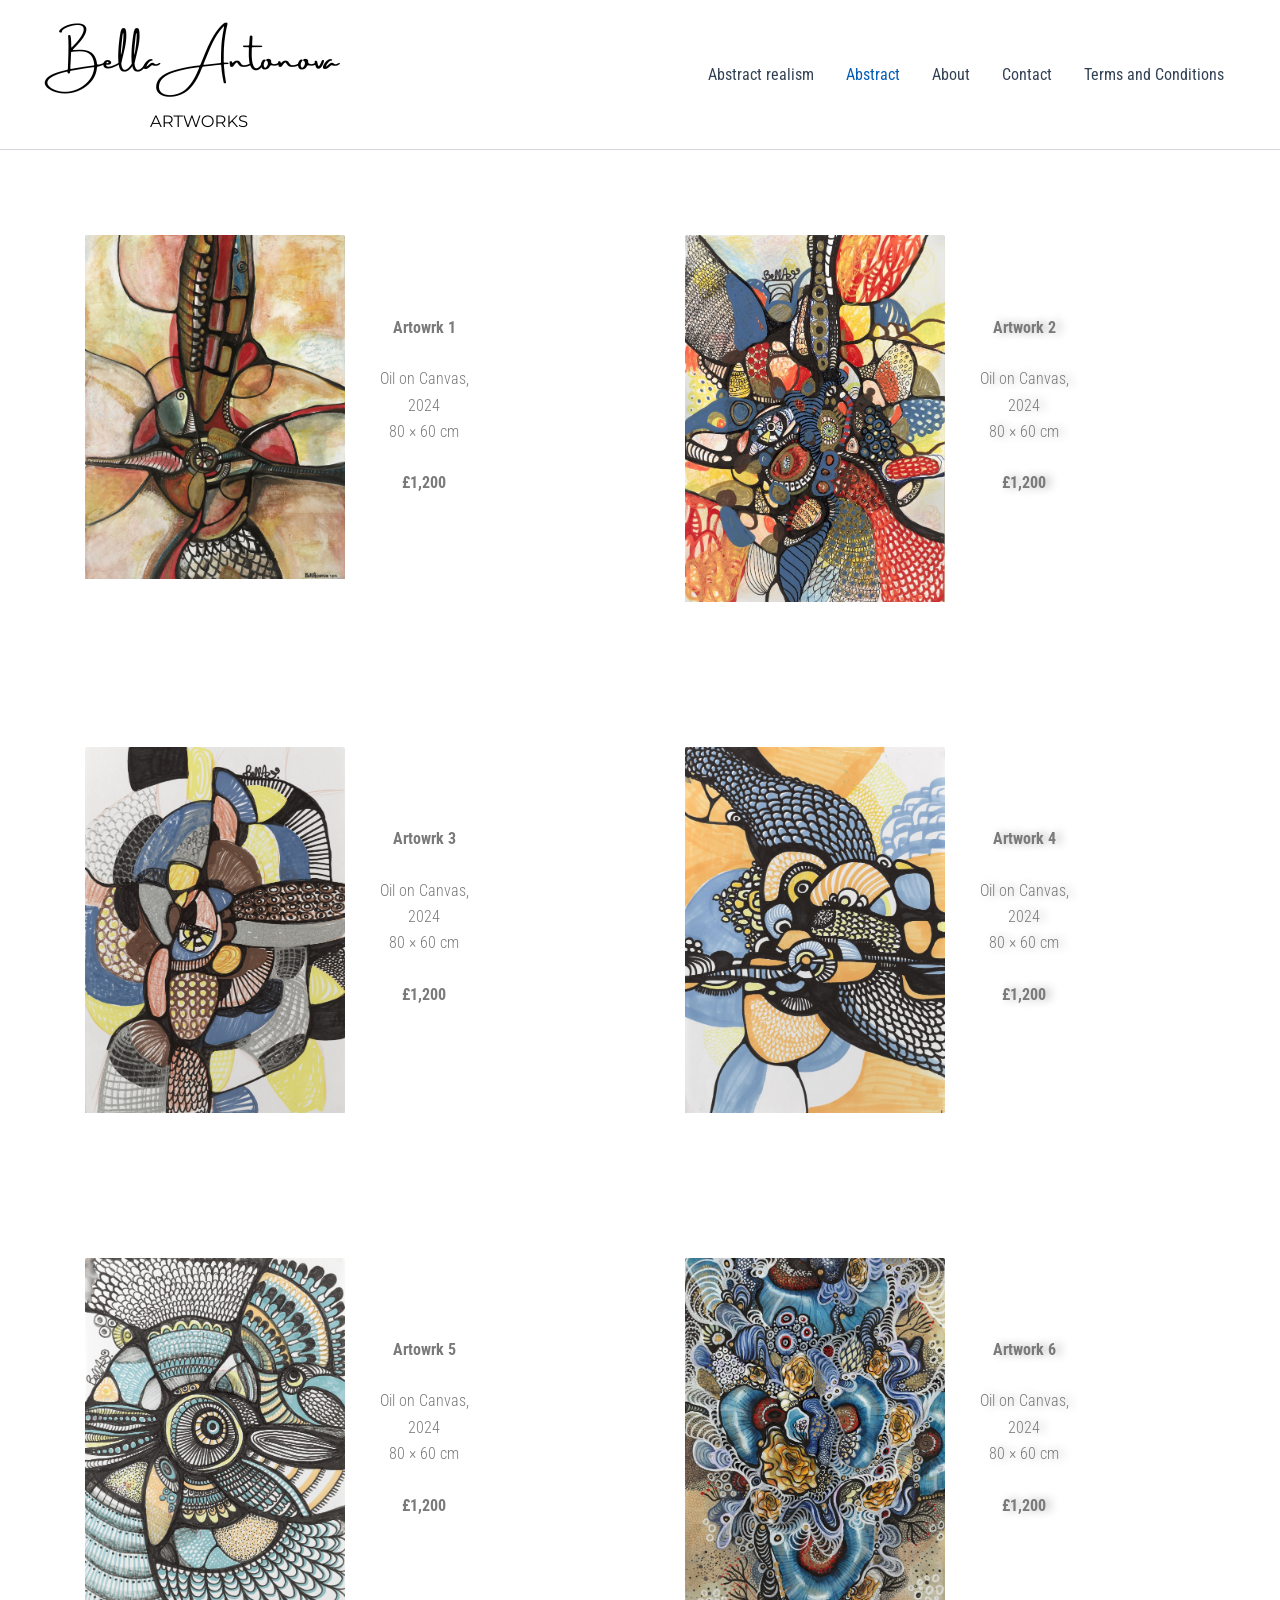
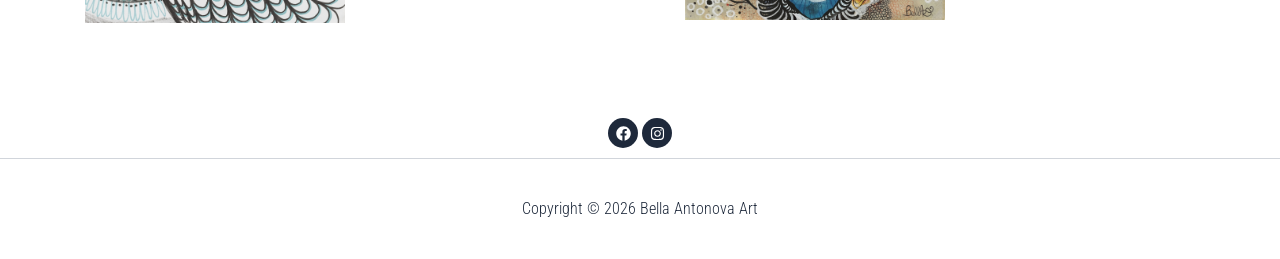
<file: abstract-realism-2/index.html>
<!DOCTYPE html>
<html lang="en-GB">
<head><meta charset="UTF-8">

<meta name="viewport" content="width=device-width, initial-scale=1">
	<link rel="profile" href="https://gmpg.org/xfn/11"> 
	<title>Abstract</title>
<meta name="robots" content="max-image-preview:large">
<link rel="dns-prefetch" href="//fonts.googleapis.com">
<link rel="alternate" type="application/rss+xml" title=" » Feed" href="/feed/">
<link rel="alternate" type="application/rss+xml" title=" » Comments Feed" href="/comments/feed/">
<link rel="alternate" title="oEmbed (JSON)" type="application/json+oembed" href="/wp-json/oembed/1.0/embed?url=%2Fabstract-realism-2%2F">
<link rel="alternate" title="oEmbed (XML)" type="text/xml+oembed" href="/wp-json/oembed/1.0/embed?url=%2Fabstract-realism-2%2F&amp;format=xml">
<style id="wp-img-auto-sizes-contain-inline-css">
img:is([sizes=auto i],[sizes^="auto," i]){contain-intrinsic-size:3000px 1500px}
/*# sourceURL=wp-img-auto-sizes-contain-inline-css */
</style>
<link rel="stylesheet" id="astra-theme-css-css" href="/wp-content/themes/astra/assets/css/minified/main.min.css?ver=4.12.3" media="all">
<style id="astra-theme-css-inline-css">
:root{--ast-post-nav-space:0;--ast-container-default-xlg-padding:2.5em;--ast-container-default-lg-padding:2.5em;--ast-container-default-slg-padding:2em;--ast-container-default-md-padding:2.5em;--ast-container-default-sm-padding:2.5em;--ast-container-default-xs-padding:2.4em;--ast-container-default-xxs-padding:1.8em;--ast-code-block-background:#ECEFF3;--ast-comment-inputs-background:#F9FAFB;--ast-normal-container-width:1200px;--ast-narrow-container-width:750px;--ast-blog-title-font-weight:600;--ast-blog-meta-weight:600;--ast-global-color-primary:var(--ast-global-color-4);--ast-global-color-secondary:var(--ast-global-color-5);--ast-global-color-alternate-background:var(--ast-global-color-6);--ast-global-color-subtle-background:var(--ast-global-color-7);--ast-bg-style-guide:var( --ast-global-color-secondary,--ast-global-color-5 );--ast-shadow-style-guide:0px 0px 4px 0 #00000057;--ast-global-dark-bg-style:#fff;--ast-global-dark-lfs:#fbfbfb;--ast-widget-bg-color:#fafafa;--ast-wc-container-head-bg-color:#fbfbfb;--ast-title-layout-bg:#eeeeee;--ast-search-border-color:#e7e7e7;--ast-lifter-hover-bg:#e6e6e6;--ast-gallery-block-color:#000;--srfm-color-input-label:var(--ast-global-color-2);}html{font-size:100%;}a{color:var(--ast-global-color-0);}a:hover,a:focus{color:var(--ast-global-color-1);}body,button,input,select,textarea,.ast-button,.ast-custom-button{font-family:'Roboto Condensed',sans-serif;font-weight:400;font-size:16px;font-size:1rem;line-height:var(--ast-body-line-height,1.65);}blockquote{color:var(--ast-global-color-3);}h1,h2,h3,h4,h5,h6,.entry-content :where(h1,h2,h3,h4,h5,h6),.site-title,.site-title a{font-family:'Roboto Condensed',sans-serif;font-weight:400;}.ast-site-identity .site-title a{color:var(--ast-global-color-2);}.site-title{font-size:26px;font-size:1.625rem;display:block;}.site-header .site-description{font-size:15px;font-size:0.9375rem;display:none;}.entry-title{font-size:20px;font-size:1.25rem;}.ast-blog-single-element.ast-taxonomy-container a{font-size:14px;font-size:0.875rem;}.ast-blog-meta-container{font-size:13px;font-size:0.8125rem;}.archive .ast-article-post .ast-article-inner,.blog .ast-article-post .ast-article-inner,.archive .ast-article-post .ast-article-inner:hover,.blog .ast-article-post .ast-article-inner:hover{border-top-left-radius:6px;border-top-right-radius:6px;border-bottom-right-radius:6px;border-bottom-left-radius:6px;overflow:hidden;}h1,.entry-content :where(h1){font-size:36px;font-size:2.25rem;font-weight:400;font-family:'Roboto Condensed',sans-serif;line-height:1.4em;}h2,.entry-content :where(h2){font-size:30px;font-size:1.875rem;font-weight:300;font-family:'Roboto Condensed',sans-serif;line-height:1.3em;}h3,.entry-content :where(h3){font-size:24px;font-size:1.5rem;font-weight:300;font-family:'Roboto Condensed',sans-serif;line-height:1.3em;}h4,.entry-content :where(h4){font-size:20px;font-size:1.25rem;line-height:1.2em;font-weight:400;font-family:'Roboto Condensed',sans-serif;}h5,.entry-content :where(h5){font-size:18px;font-size:1.125rem;line-height:1.2em;font-weight:400;font-family:'Roboto Condensed',sans-serif;}h6,.entry-content :where(h6){font-size:16px;font-size:1rem;line-height:1.25em;font-weight:300;font-family:'Roboto Condensed',sans-serif;}::selection{background-color:var(--ast-global-color-0);color:#ffffff;}body,h1,h2,h3,h4,h5,h6,.entry-title a,.entry-content :where(h1,h2,h3,h4,h5,h6){color:var(--ast-global-color-3);}.tagcloud a:hover,.tagcloud a:focus,.tagcloud a.current-item{color:#ffffff;border-color:var(--ast-global-color-0);background-color:var(--ast-global-color-0);}input:focus,input[type="text"]:focus,input[type="email"]:focus,input[type="url"]:focus,input[type="password"]:focus,input[type="reset"]:focus,input[type="search"]:focus,textarea:focus{border-color:var(--ast-global-color-0);}input[type="radio"]:checked,input[type=reset],input[type="checkbox"]:checked,input[type="checkbox"]:hover:checked,input[type="checkbox"]:focus:checked,input[type=range]::-webkit-slider-thumb{border-color:var(--ast-global-color-0);background-color:var(--ast-global-color-0);box-shadow:none;}.site-footer a:hover + .post-count,.site-footer a:focus + .post-count{background:var(--ast-global-color-0);border-color:var(--ast-global-color-0);}.single .nav-links .nav-previous,.single .nav-links .nav-next{color:var(--ast-global-color-0);}.entry-meta,.entry-meta *{line-height:1.45;color:var(--ast-global-color-0);font-weight:600;}.entry-meta a:not(.ast-button):hover,.entry-meta a:not(.ast-button):hover *,.entry-meta a:not(.ast-button):focus,.entry-meta a:not(.ast-button):focus *,.page-links > .page-link,.page-links .page-link:hover,.post-navigation a:hover{color:var(--ast-global-color-1);}#cat option,.secondary .calendar_wrap thead a,.secondary .calendar_wrap thead a:visited{color:var(--ast-global-color-0);}.secondary .calendar_wrap #today,.ast-progress-val span{background:var(--ast-global-color-0);}.secondary a:hover + .post-count,.secondary a:focus + .post-count{background:var(--ast-global-color-0);border-color:var(--ast-global-color-0);}.calendar_wrap #today > a{color:#ffffff;}.page-links .page-link,.single .post-navigation a{color:var(--ast-global-color-3);}.ast-search-menu-icon .search-form button.search-submit{padding:0 4px;}.ast-search-menu-icon form.search-form{padding-right:0;}.ast-header-search .ast-search-menu-icon.ast-dropdown-active .search-form,.ast-header-search .ast-search-menu-icon.ast-dropdown-active .search-field:focus{transition:all 0.2s;}.search-form input.search-field:focus{outline:none;}.ast-mobile-header-content .ast-builder-layout-element:not(.ast-builder-menu):not(.ast-header-divider-element),.ast-mobile-popup-content .ast-builder-layout-element:not(.ast-builder-menu):not(.ast-header-divider-element){padding:15px 20px;}.ast-search-menu-icon .search-form button.search-submit:focus,.ast-theme-transparent-header .ast-header-search .ast-dropdown-active .ast-icon,.ast-theme-transparent-header .ast-inline-search .search-field:focus .ast-icon{color:var(--ast-global-color-1);}.ast-desktop .ast-header-search .slide-search .search-form{border:2px solid var(--ast-global-color-0);}.ast-header-search .slide-search .search-field{background-color:(--ast-global-dark-bg-style);}.ast-archive-title{color:var(--ast-global-color-2);}.widget-title{font-size:22px;font-size:1.375rem;color:var(--ast-global-color-2);}.ast-single-post .entry-content a,.ast-comment-content a:not(.ast-comment-edit-reply-wrap a){text-decoration:underline;}.ast-single-post .elementor-widget-button .elementor-button,.ast-single-post .entry-content .uagb-tab a,.ast-single-post .entry-content .uagb-ifb-cta a,.ast-single-post .entry-content .uabb-module-content a,.ast-single-post .entry-content .uagb-post-grid a,.ast-single-post .entry-content .uagb-timeline a,.ast-single-post .entry-content .uagb-toc__wrap a,.ast-single-post .entry-content .uagb-taxomony-box a,.entry-content .wp-block-latest-posts > li > a,.ast-single-post .entry-content .wp-block-file__button,a.ast-post-filter-single,.ast-single-post .ast-comment-content .comment-reply-link,.ast-single-post .ast-comment-content .comment-edit-link{text-decoration:none;}.ast-search-menu-icon.slide-search a:focus-visible:focus-visible,.astra-search-icon:focus-visible,#close:focus-visible,a:focus-visible,.ast-menu-toggle:focus-visible,.site .skip-link:focus-visible,.wp-block-loginout input:focus-visible,.wp-block-search.wp-block-search__button-inside .wp-block-search__inside-wrapper,.ast-header-navigation-arrow:focus-visible,.ast-orders-table__row .ast-orders-table__cell:focus-visible,a#ast-apply-coupon:focus-visible,#ast-apply-coupon:focus-visible,#close:focus-visible,.button.search-submit:focus-visible,#search_submit:focus,.normal-search:focus-visible,.ast-header-account-wrap:focus-visible,.astra-cart-drawer-close:focus,.ast-single-variation:focus,.ast-button:focus,.ast-builder-button-wrap:has(.ast-custom-button-link:focus),.ast-builder-button-wrap .ast-custom-button-link:focus{outline-style:dotted;outline-color:inherit;outline-width:thin;}input:focus,input[type="text"]:focus,input[type="email"]:focus,input[type="url"]:focus,input[type="password"]:focus,input[type="reset"]:focus,input[type="search"]:focus,input[type="number"]:focus,textarea:focus,.wp-block-search__input:focus,[data-section="section-header-mobile-trigger"] .ast-button-wrap .ast-mobile-menu-trigger-minimal:focus,.ast-mobile-popup-drawer.active .menu-toggle-close:focus,#ast-scroll-top:focus,#coupon_code:focus,#ast-coupon-code:focus{border-style:dotted;border-color:inherit;border-width:thin;}input{outline:none;}.ast-logo-title-inline .site-logo-img{padding-right:1em;}.site-logo-img img{ transition:all 0.2s linear;}body .ast-oembed-container *{position:absolute;top:0;width:100%;height:100%;left:0;}body .wp-block-embed-pocket-casts .ast-oembed-container *{position:unset;}.ast-single-post-featured-section + article {margin-top: 2em;}.site-content .ast-single-post-featured-section img {width: 100%;overflow: hidden;object-fit: cover;}.ast-separate-container .site-content .ast-single-post-featured-section + article {margin-top: -80px;z-index: 9;position: relative;border-radius: 4px;}@media (min-width: 922px) {.ast-no-sidebar .site-content .ast-article-image-container--wide {margin-left: -120px;margin-right: -120px;max-width: unset;width: unset;}.ast-left-sidebar .site-content .ast-article-image-container--wide,.ast-right-sidebar .site-content .ast-article-image-container--wide {margin-left: -10px;margin-right: -10px;}.site-content .ast-article-image-container--full {margin-left: calc( -50vw + 50%);margin-right: calc( -50vw + 50%);max-width: 100vw;width: 100vw;}.ast-left-sidebar .site-content .ast-article-image-container--full,.ast-right-sidebar .site-content .ast-article-image-container--full {margin-left: -10px;margin-right: -10px;max-width: inherit;width: auto;}}.site > .ast-single-related-posts-container {margin-top: 0;}@media (min-width: 922px) {.ast-desktop .ast-container--narrow {max-width: var(--ast-narrow-container-width);margin: 0 auto;}}.ast-page-builder-template .hentry {margin: 0;}.ast-page-builder-template .site-content > .ast-container {max-width: 100%;padding: 0;}.ast-page-builder-template .site .site-content #primary {padding: 0;margin: 0;}.ast-page-builder-template .no-results {text-align: center;margin: 4em auto;}.ast-page-builder-template .ast-pagination {padding: 2em;}.ast-page-builder-template .entry-header.ast-no-title.ast-no-thumbnail {margin-top: 0;}.ast-page-builder-template .entry-header.ast-header-without-markup {margin-top: 0;margin-bottom: 0;}.ast-page-builder-template .entry-header.ast-no-title.ast-no-meta {margin-bottom: 0;}.ast-page-builder-template.single .post-navigation {padding-bottom: 2em;}.ast-page-builder-template.single-post .site-content > .ast-container {max-width: 100%;}.ast-page-builder-template .entry-header {margin-top: 2em;margin-left: auto;margin-right: auto;}.ast-page-builder-template .ast-archive-description {margin: 2em auto 0;padding-left: 20px;padding-right: 20px;}.ast-page-builder-template .ast-row {margin-left: 0;margin-right: 0;}.single.ast-page-builder-template .entry-header + .entry-content,.single.ast-page-builder-template .ast-single-entry-banner + .site-content article .entry-content {margin-bottom: 2em;}@media(min-width: 921px) {.ast-page-builder-template.archive.ast-right-sidebar .ast-row article,.ast-page-builder-template.archive.ast-left-sidebar .ast-row article {padding-left: 0;padding-right: 0;}}input[type="text"],input[type="number"],input[type="email"],input[type="url"],input[type="password"],input[type="search"],input[type=reset],input[type=tel],input[type=date],select,textarea{font-size:16px;font-style:normal;font-weight:400;line-height:24px;width:100%;padding:12px 16px;border-radius:4px;box-shadow:0px 1px 2px 0px rgba(0,0,0,0.05);color:var(--ast-form-input-text,#475569);}input[type="text"],input[type="number"],input[type="email"],input[type="url"],input[type="password"],input[type="search"],input[type=reset],input[type=tel],input[type=date],select{height:40px;}input[type="date"]{border-width:1px;border-style:solid;border-color:var(--ast-border-color);background:var( --ast-global-color-secondary,--ast-global-color-5 );}input[type="text"]:focus,input[type="number"]:focus,input[type="email"]:focus,input[type="url"]:focus,input[type="password"]:focus,input[type="search"]:focus,input[type=reset]:focus,input[type="tel"]:focus,input[type="date"]:focus,select:focus,textarea:focus{border-color:#046BD2;box-shadow:none;outline:none;color:var(--ast-form-input-focus-text,#475569);}label,legend{color:var(--ast-global-color-2,#111827 );font-size:14px;font-style:normal;font-weight:500;line-height:20px;}select{padding:6px 10px;}fieldset{padding:30px;border-radius:4px;}button,.ast-button,.button,input[type="button"],input[type="reset"],input[type="submit"],a:where(.wp-block-button__link){border-radius:4px;box-shadow:0px 1px 2px 0px rgba(0,0,0,0.05);}:root{--ast-comment-inputs-background:#FFF;}::placeholder{color:var(--ast-form-field-color,#9CA3AF);}::-ms-input-placeholder{color:var(--ast-form-field-color,#9CA3AF);}@media (max-width:921.9px){#ast-desktop-header{display:none;}}@media (min-width:922px){#ast-mobile-header{display:none;}}.wp-block-buttons.aligncenter{justify-content:center;}@media (max-width:921px){.ast-theme-transparent-header #primary,.ast-theme-transparent-header #secondary{padding:0;}}@media (max-width:921px){.ast-plain-container.ast-no-sidebar #primary{padding:0;}}.ast-plain-container.ast-no-sidebar #primary{margin-top:0;margin-bottom:0;}.wp-block-button.is-style-outline .wp-block-button__link{border-color:var(--ast-global-color-0);}div.wp-block-button.is-style-outline > .wp-block-button__link:not(.has-text-color),div.wp-block-button.wp-block-button__link.is-style-outline:not(.has-text-color){color:var(--ast-global-color-0);}.wp-block-button.is-style-outline .wp-block-button__link:hover,.wp-block-buttons .wp-block-button.is-style-outline .wp-block-button__link:focus,.wp-block-buttons .wp-block-button.is-style-outline > .wp-block-button__link:not(.has-text-color):hover,.wp-block-buttons .wp-block-button.wp-block-button__link.is-style-outline:not(.has-text-color):hover{color:#ffffff;background-color:var(--ast-global-color-1);border-color:var(--ast-global-color-1);}.post-page-numbers.current .page-link,.ast-pagination .page-numbers.current{color:#ffffff;border-color:var(--ast-global-color-0);background-color:var(--ast-global-color-0);}.wp-block-buttons .wp-block-button.is-style-outline .wp-block-button__link.wp-element-button,.ast-outline-button,.wp-block-uagb-buttons-child .uagb-buttons-repeater.ast-outline-button{border-color:var(--ast-global-color-0);border-top-width:2px;border-right-width:2px;border-bottom-width:2px;border-left-width:2px;font-family:inherit;font-weight:500;font-size:16px;font-size:1rem;line-height:1em;padding-top:13px;padding-right:30px;padding-bottom:13px;padding-left:30px;}.wp-block-buttons .wp-block-button.is-style-outline > .wp-block-button__link:not(.has-text-color),.wp-block-buttons .wp-block-button.wp-block-button__link.is-style-outline:not(.has-text-color),.ast-outline-button{color:var(--ast-global-color-0);}.wp-block-button.is-style-outline .wp-block-button__link:hover,.wp-block-buttons .wp-block-button.is-style-outline .wp-block-button__link:focus,.wp-block-buttons .wp-block-button.is-style-outline > .wp-block-button__link:not(.has-text-color):hover,.wp-block-buttons .wp-block-button.wp-block-button__link.is-style-outline:not(.has-text-color):hover,.ast-outline-button:hover,.ast-outline-button:focus,.wp-block-uagb-buttons-child .uagb-buttons-repeater.ast-outline-button:hover,.wp-block-uagb-buttons-child .uagb-buttons-repeater.ast-outline-button:focus{color:#ffffff;background-color:var(--ast-global-color-1);border-color:var(--ast-global-color-1);}.ast-single-post .entry-content a.ast-outline-button,.ast-single-post .entry-content .is-style-outline>.wp-block-button__link{text-decoration:none;}.wp-block-button .wp-block-button__link.wp-element-button.is-style-outline:not(.has-background),.wp-block-button.is-style-outline>.wp-block-button__link.wp-element-button:not(.has-background),.ast-outline-button{background-color:transparent;}.uagb-buttons-repeater.ast-outline-button{border-radius:9999px;}@media (max-width:921px){.wp-block-buttons .wp-block-button.is-style-outline .wp-block-button__link.wp-element-button,.ast-outline-button,.wp-block-uagb-buttons-child .uagb-buttons-repeater.ast-outline-button{padding-top:12px;padding-right:28px;padding-bottom:12px;padding-left:28px;}}@media (max-width:544px){.wp-block-buttons .wp-block-button.is-style-outline .wp-block-button__link.wp-element-button,.ast-outline-button,.wp-block-uagb-buttons-child .uagb-buttons-repeater.ast-outline-button{padding-top:10px;padding-right:24px;padding-bottom:10px;padding-left:24px;}}.entry-content[data-ast-blocks-layout] > figure{margin-bottom:1em;}h1.widget-title{font-weight:400;}h2.widget-title{font-weight:300;}h3.widget-title{font-weight:300;}#page{display:flex;flex-direction:column;min-height:100vh;}.ast-404-layout-1 h1.page-title{color:var(--ast-global-color-2);}.single .post-navigation a{line-height:1em;height:inherit;}.error-404 .page-sub-title{font-size:1.5rem;font-weight:inherit;}.search .site-content .content-area .search-form{margin-bottom:0;}#page .site-content{flex-grow:1;}.widget{margin-bottom:1.25em;}#secondary li{line-height:1.5em;}#secondary .wp-block-group h2{margin-bottom:0.7em;}#secondary h2{font-size:1.7rem;}.ast-separate-container .ast-article-post,.ast-separate-container .ast-article-single,.ast-separate-container .comment-respond{padding:3em;}.ast-separate-container .ast-article-single .ast-article-single{padding:0;}.ast-article-single .wp-block-post-template-is-layout-grid{padding-left:0;}.ast-separate-container .comments-title,.ast-narrow-container .comments-title{padding:1.5em 2em;}.ast-page-builder-template .comment-form-textarea,.ast-comment-formwrap .ast-grid-common-col{padding:0;}.ast-comment-formwrap{padding:0;display:inline-flex;column-gap:20px;width:100%;margin-left:0;margin-right:0;}.comments-area textarea#comment:focus,.comments-area textarea#comment:active,.comments-area .ast-comment-formwrap input[type="text"]:focus,.comments-area .ast-comment-formwrap input[type="text"]:active {box-shadow:none;outline:none;}.archive.ast-page-builder-template .entry-header{margin-top:2em;}.ast-page-builder-template .ast-comment-formwrap{width:100%;}.entry-title{margin-bottom:0.6em;}.ast-archive-description p{font-size:inherit;font-weight:inherit;line-height:inherit;}.ast-separate-container .ast-comment-list li.depth-1,.hentry{margin-bottom:1.5em;}.site-content section.ast-archive-description{margin-bottom:2em;}@media (min-width:921px){.ast-left-sidebar.ast-page-builder-template #secondary,.archive.ast-right-sidebar.ast-page-builder-template .site-main{padding-left:20px;padding-right:20px;}}@media (max-width:544px){.ast-comment-formwrap.ast-row{column-gap:10px;display:inline-block;}#ast-commentform .ast-grid-common-col{position:relative;width:100%;}}@media (min-width:1201px){.ast-separate-container .ast-article-post,.ast-separate-container .ast-article-single,.ast-separate-container .ast-author-box,.ast-separate-container .ast-404-layout-1,.ast-separate-container .no-results{padding:3em;}}@media (max-width:921px){.ast-left-sidebar #content > .ast-container{display:flex;flex-direction:column-reverse;width:100%;}}@media (min-width:922px){.ast-separate-container.ast-right-sidebar #primary,.ast-separate-container.ast-left-sidebar #primary{border:0;}.search-no-results.ast-separate-container #primary{margin-bottom:4em;}}.wp-block-button .wp-block-button__link{color:#ffffff;}.wp-block-button .wp-block-button__link:hover,.wp-block-button .wp-block-button__link:focus{color:#ffffff;background-color:var(--ast-global-color-1);border-color:var(--ast-global-color-1);}.elementor-widget-heading h1.elementor-heading-title{line-height:1.4em;}.elementor-widget-heading h2.elementor-heading-title{line-height:1.3em;}.elementor-widget-heading h3.elementor-heading-title{line-height:1.3em;}.elementor-widget-heading h4.elementor-heading-title{line-height:1.2em;}.elementor-widget-heading h5.elementor-heading-title{line-height:1.2em;}.elementor-widget-heading h6.elementor-heading-title{line-height:1.25em;}.wp-block-button .wp-block-button__link,.wp-block-search .wp-block-search__button,body .wp-block-file .wp-block-file__button{border-color:var(--ast-global-color-0);background-color:var(--ast-global-color-0);color:#ffffff;font-family:inherit;font-weight:500;line-height:1em;font-size:16px;font-size:1rem;padding-top:15px;padding-right:30px;padding-bottom:15px;padding-left:30px;}.ast-single-post .entry-content .wp-block-button .wp-block-button__link,.ast-single-post .entry-content .wp-block-search .wp-block-search__button,body .entry-content .wp-block-file .wp-block-file__button{text-decoration:none;}@media (max-width:921px){.wp-block-button .wp-block-button__link,.wp-block-search .wp-block-search__button,body .wp-block-file .wp-block-file__button{padding-top:14px;padding-right:28px;padding-bottom:14px;padding-left:28px;}}@media (max-width:544px){.wp-block-button .wp-block-button__link,.wp-block-search .wp-block-search__button,body .wp-block-file .wp-block-file__button{padding-top:12px;padding-right:24px;padding-bottom:12px;padding-left:24px;}}.menu-toggle,button,.ast-button,.ast-custom-button,.button,input#submit,input[type="button"],input[type="submit"],input[type="reset"],#comments .submit,.search .search-submit,form[CLASS*="wp-block-search__"].wp-block-search .wp-block-search__inside-wrapper .wp-block-search__button,body .wp-block-file .wp-block-file__button,.search .search-submit{border-style:solid;border-top-width:0;border-right-width:0;border-left-width:0;border-bottom-width:0;color:#ffffff;border-color:var(--ast-global-color-0);background-color:var(--ast-global-color-0);padding-top:15px;padding-right:30px;padding-bottom:15px;padding-left:30px;font-family:inherit;font-weight:500;font-size:16px;font-size:1rem;line-height:1em;}button:focus,.menu-toggle:hover,button:hover,.ast-button:hover,.ast-custom-button:hover .button:hover,.ast-custom-button:hover ,input[type=reset]:hover,input[type=reset]:focus,input#submit:hover,input#submit:focus,input[type="button"]:hover,input[type="button"]:focus,input[type="submit"]:hover,input[type="submit"]:focus,form[CLASS*="wp-block-search__"].wp-block-search .wp-block-search__inside-wrapper .wp-block-search__button:hover,form[CLASS*="wp-block-search__"].wp-block-search .wp-block-search__inside-wrapper .wp-block-search__button:focus,body .wp-block-file .wp-block-file__button:hover,body .wp-block-file .wp-block-file__button:focus{color:#ffffff;background-color:var(--ast-global-color-1);border-color:var(--ast-global-color-1);}form[CLASS*="wp-block-search__"].wp-block-search .wp-block-search__inside-wrapper .wp-block-search__button.has-icon{padding-top:calc(15px - 3px);padding-right:calc(30px - 3px);padding-bottom:calc(15px - 3px);padding-left:calc(30px - 3px);}@media (max-width:921px){.menu-toggle,button,.ast-button,.ast-custom-button,.button,input#submit,input[type="button"],input[type="submit"],input[type="reset"],#comments .submit,.search .search-submit,form[CLASS*="wp-block-search__"].wp-block-search .wp-block-search__inside-wrapper .wp-block-search__button,body .wp-block-file .wp-block-file__button,.search .search-submit{padding-top:14px;padding-right:28px;padding-bottom:14px;padding-left:28px;}}@media (max-width:544px){.menu-toggle,button,.ast-button,.ast-custom-button,.button,input#submit,input[type="button"],input[type="submit"],input[type="reset"],#comments .submit,.search .search-submit,form[CLASS*="wp-block-search__"].wp-block-search .wp-block-search__inside-wrapper .wp-block-search__button,body .wp-block-file .wp-block-file__button,.search .search-submit{padding-top:12px;padding-right:24px;padding-bottom:12px;padding-left:24px;}}@media (max-width:921px){.ast-mobile-header-stack .main-header-bar .ast-search-menu-icon{display:inline-block;}.ast-header-break-point.ast-header-custom-item-outside .ast-mobile-header-stack .main-header-bar .ast-search-icon{margin:0;}.ast-comment-avatar-wrap img{max-width:2.5em;}.ast-comment-meta{padding:0 1.8888em 1.3333em;}}@media (min-width:544px){.ast-container{max-width:100%;}}@media (max-width:544px){.ast-separate-container .ast-article-post,.ast-separate-container .ast-article-single,.ast-separate-container .comments-title,.ast-separate-container .ast-archive-description{padding:1.5em 1em;}.ast-separate-container #content .ast-container{padding-left:0.54em;padding-right:0.54em;}.ast-separate-container .ast-comment-list .bypostauthor{padding:.5em;}.ast-search-menu-icon.ast-dropdown-active .search-field{width:170px;}} #ast-mobile-header .ast-site-header-cart-li a{pointer-events:none;}.ast-separate-container{background-color:var(--ast-global-color-5);}@media (max-width:921px){.site-title{display:block;}.site-header .site-description{display:none;}h1,.entry-content :where(h1){font-size:30px;font-size:1.875rem;}h2,.entry-content :where(h2){font-size:25px;font-size:1.5625rem;}h3,.entry-content :where(h3){font-size:20px;font-size:1.25rem;}}@media (max-width:544px){.site-title{display:block;}.site-header .site-description{display:none;}h1,.entry-content :where(h1){font-size:30px;font-size:1.875rem;}h2,.entry-content :where(h2){font-size:25px;font-size:1.5625rem;}h3,.entry-content :where(h3){font-size:20px;font-size:1.25rem;}}@media (max-width:921px){html{font-size:91.2%;}}@media (max-width:544px){html{font-size:91.2%;}}@media (min-width:922px){.ast-container{max-width:1240px;}}@media (min-width:922px){.site-content .ast-container{display:flex;}}@media (max-width:921px){.site-content .ast-container{flex-direction:column;}}.entry-content :where(h1,h2,h3,h4,h5,h6){clear:none;}@media (min-width:922px){.main-header-menu .sub-menu .menu-item.ast-left-align-sub-menu:hover > .sub-menu,.main-header-menu .sub-menu .menu-item.ast-left-align-sub-menu.focus > .sub-menu{margin-left:-0px;}}.entry-content li > p{margin-bottom:0;}.site .comments-area{padding-bottom:2em;margin-top:2em;}.wp-block-file {display: flex;align-items: center;flex-wrap: wrap;justify-content: space-between;}.wp-block-pullquote {border: none;}.wp-block-pullquote blockquote::before {content: "\201D";font-family: "Helvetica",sans-serif;display: flex;transform: rotate( 180deg );font-size: 6rem;font-style: normal;line-height: 1;font-weight: bold;align-items: center;justify-content: center;}.has-text-align-right > blockquote::before {justify-content: flex-start;}.has-text-align-left > blockquote::before {justify-content: flex-end;}figure.wp-block-pullquote.is-style-solid-color blockquote {max-width: 100%;text-align: inherit;}:root {--wp--custom--ast-default-block-top-padding: 3em;--wp--custom--ast-default-block-right-padding: 3em;--wp--custom--ast-default-block-bottom-padding: 3em;--wp--custom--ast-default-block-left-padding: 3em;--wp--custom--ast-container-width: 1200px;--wp--custom--ast-content-width-size: 1200px;--wp--custom--ast-wide-width-size: calc(1200px + var(--wp--custom--ast-default-block-left-padding) + var(--wp--custom--ast-default-block-right-padding));}.ast-narrow-container {--wp--custom--ast-content-width-size: 750px;--wp--custom--ast-wide-width-size: 750px;}@media(max-width: 921px) {:root {--wp--custom--ast-default-block-top-padding: 3em;--wp--custom--ast-default-block-right-padding: 2em;--wp--custom--ast-default-block-bottom-padding: 3em;--wp--custom--ast-default-block-left-padding: 2em;}}@media(max-width: 544px) {:root {--wp--custom--ast-default-block-top-padding: 3em;--wp--custom--ast-default-block-right-padding: 1.5em;--wp--custom--ast-default-block-bottom-padding: 3em;--wp--custom--ast-default-block-left-padding: 1.5em;}}.entry-content > .wp-block-group,.entry-content > .wp-block-cover,.entry-content > .wp-block-columns {padding-top: var(--wp--custom--ast-default-block-top-padding);padding-right: var(--wp--custom--ast-default-block-right-padding);padding-bottom: var(--wp--custom--ast-default-block-bottom-padding);padding-left: var(--wp--custom--ast-default-block-left-padding);}.ast-plain-container.ast-no-sidebar .entry-content > .alignfull,.ast-page-builder-template .ast-no-sidebar .entry-content > .alignfull {margin-left: calc( -50vw + 50%);margin-right: calc( -50vw + 50%);max-width: 100vw;width: 100vw;}.ast-plain-container.ast-no-sidebar .entry-content .alignfull .alignfull,.ast-page-builder-template.ast-no-sidebar .entry-content .alignfull .alignfull,.ast-plain-container.ast-no-sidebar .entry-content .alignfull .alignwide,.ast-page-builder-template.ast-no-sidebar .entry-content .alignfull .alignwide,.ast-plain-container.ast-no-sidebar .entry-content .alignwide .alignfull,.ast-page-builder-template.ast-no-sidebar .entry-content .alignwide .alignfull,.ast-plain-container.ast-no-sidebar .entry-content .alignwide .alignwide,.ast-page-builder-template.ast-no-sidebar .entry-content .alignwide .alignwide,.ast-plain-container.ast-no-sidebar .entry-content .wp-block-column .alignfull,.ast-page-builder-template.ast-no-sidebar .entry-content .wp-block-column .alignfull,.ast-plain-container.ast-no-sidebar .entry-content .wp-block-column .alignwide,.ast-page-builder-template.ast-no-sidebar .entry-content .wp-block-column .alignwide {margin-left: auto;margin-right: auto;width: 100%;}[data-ast-blocks-layout] .wp-block-separator:not(.is-style-dots) {height: 0;}[data-ast-blocks-layout] .wp-block-separator {margin: 20px auto;}[data-ast-blocks-layout] .wp-block-separator:not(.is-style-wide):not(.is-style-dots) {max-width: 100px;}[data-ast-blocks-layout] .wp-block-separator.has-background {padding: 0;}.entry-content[data-ast-blocks-layout] > * {max-width: var(--wp--custom--ast-content-width-size);margin-left: auto;margin-right: auto;}.entry-content[data-ast-blocks-layout] > .alignwide {max-width: var(--wp--custom--ast-wide-width-size);}.entry-content[data-ast-blocks-layout] .alignfull {max-width: none;}.entry-content .wp-block-columns {margin-bottom: 0;}blockquote {margin: 1.5em;border-color: rgba(0,0,0,0.05);}.wp-block-quote:not(.has-text-align-right):not(.has-text-align-center) {border-left: 5px solid rgba(0,0,0,0.05);}.has-text-align-right > blockquote,blockquote.has-text-align-right {border-right: 5px solid rgba(0,0,0,0.05);}.has-text-align-left > blockquote,blockquote.has-text-align-left {border-left: 5px solid rgba(0,0,0,0.05);}.wp-block-site-tagline,.wp-block-latest-posts .read-more {margin-top: 15px;}.wp-block-loginout p label {display: block;}.wp-block-loginout p:not(.login-remember):not(.login-submit) input {width: 100%;}.wp-block-loginout input:focus {border-color: transparent;}.wp-block-loginout input:focus {outline: thin dotted;}.entry-content .wp-block-media-text .wp-block-media-text__content {padding: 0 0 0 8%;}.entry-content .wp-block-media-text.has-media-on-the-right .wp-block-media-text__content {padding: 0 8% 0 0;}.entry-content .wp-block-media-text.has-background .wp-block-media-text__content {padding: 8%;}.entry-content .wp-block-cover:not([class*="background-color"]):not(.has-text-color.has-link-color) .wp-block-cover__inner-container,.entry-content .wp-block-cover:not([class*="background-color"]) .wp-block-cover-image-text,.entry-content .wp-block-cover:not([class*="background-color"]) .wp-block-cover-text,.entry-content .wp-block-cover-image:not([class*="background-color"]) .wp-block-cover__inner-container,.entry-content .wp-block-cover-image:not([class*="background-color"]) .wp-block-cover-image-text,.entry-content .wp-block-cover-image:not([class*="background-color"]) .wp-block-cover-text {color: var(--ast-global-color-primary,var(--ast-global-color-5));}.wp-block-loginout .login-remember input {width: 1.1rem;height: 1.1rem;margin: 0 5px 4px 0;vertical-align: middle;}.wp-block-latest-posts > li > *:first-child,.wp-block-latest-posts:not(.is-grid) > li:first-child {margin-top: 0;}.entry-content > .wp-block-buttons,.entry-content > .wp-block-uagb-buttons {margin-bottom: 1.5em;}.wp-block-search__inside-wrapper .wp-block-search__input {padding: 0 10px;color: var(--ast-global-color-3);background: var(--ast-global-color-primary,var(--ast-global-color-5));border-color: var(--ast-border-color);}.wp-block-latest-posts .read-more {margin-bottom: 1.5em;}.wp-block-search__no-button .wp-block-search__inside-wrapper .wp-block-search__input {padding-top: 5px;padding-bottom: 5px;}.wp-block-latest-posts .wp-block-latest-posts__post-date,.wp-block-latest-posts .wp-block-latest-posts__post-author {font-size: 1rem;}.wp-block-latest-posts > li > *,.wp-block-latest-posts:not(.is-grid) > li {margin-top: 12px;margin-bottom: 12px;}.ast-page-builder-template .entry-content[data-ast-blocks-layout] > .alignwide:where(:not(.uagb-is-root-container):not(.spectra-is-root-container)) > * {max-width: var(--wp--custom--ast-wide-width-size);}.ast-page-builder-template .entry-content[data-ast-blocks-layout] > .inherit-container-width > *,.ast-page-builder-template .entry-content[data-ast-blocks-layout] > *:not(.wp-block-group):where(:not(.uagb-is-root-container):not(.spectra-is-root-container)) > *,.entry-content[data-ast-blocks-layout] > .wp-block-cover .wp-block-cover__inner-container {max-width: none ;margin-left: auto;margin-right: auto;}.ast-page-builder-template .entry-content[data-ast-blocks-layout] > *,.ast-page-builder-template .entry-content[data-ast-blocks-layout] > .alignfull:where(:not(.wp-block-group):not(.uagb-is-root-container):not(.spectra-is-root-container)) > * {max-width: none;}.entry-content[data-ast-blocks-layout] .wp-block-cover:not(.alignleft):not(.alignright) {width: auto;}@media(max-width: 1200px) {.ast-separate-container .entry-content > .alignfull,.ast-separate-container .entry-content[data-ast-blocks-layout] > .alignwide,.ast-plain-container .entry-content[data-ast-blocks-layout] > .alignwide,.ast-plain-container .entry-content .alignfull {margin-left: calc(-1 * min(var(--ast-container-default-xlg-padding),20px)) ;margin-right: calc(-1 * min(var(--ast-container-default-xlg-padding),20px));}}@media(min-width: 1201px) {.ast-separate-container .entry-content > .alignfull {margin-left: calc(-1 * var(--ast-container-default-xlg-padding) );margin-right: calc(-1 * var(--ast-container-default-xlg-padding) );}.ast-separate-container .entry-content[data-ast-blocks-layout] > .alignwide,.ast-plain-container .entry-content[data-ast-blocks-layout] > .alignwide {margin-left: auto;margin-right: auto;}}@media(min-width: 921px) {.ast-separate-container .entry-content .wp-block-group.alignwide:not(.inherit-container-width) > :where(:not(.alignleft):not(.alignright)),.ast-plain-container .entry-content .wp-block-group.alignwide:not(.inherit-container-width) > :where(:not(.alignleft):not(.alignright)) {max-width: calc( var(--wp--custom--ast-content-width-size) + 80px );}.ast-plain-container.ast-right-sidebar .entry-content[data-ast-blocks-layout] .alignfull,.ast-plain-container.ast-left-sidebar .entry-content[data-ast-blocks-layout] .alignfull {margin-left: -60px;margin-right: -60px;}}@media(min-width: 544px) {.entry-content > .alignleft {margin-right: 20px;}.entry-content > .alignright {margin-left: 20px;}}@media (max-width:544px){.wp-block-columns .wp-block-column:not(:last-child){margin-bottom:20px;}.wp-block-latest-posts{margin:0;}}@media( max-width: 600px ) {.entry-content .wp-block-media-text .wp-block-media-text__content,.entry-content .wp-block-media-text.has-media-on-the-right .wp-block-media-text__content {padding: 8% 0 0;}.entry-content .wp-block-media-text.has-background .wp-block-media-text__content {padding: 8%;}}.ast-page-builder-template .entry-header {padding-left: 0;}.ast-narrow-container .site-content .wp-block-uagb-image--align-full .wp-block-uagb-image__figure {max-width: 100%;margin-left: auto;margin-right: auto;}.entry-content ul,.entry-content ol {padding: revert;margin: revert;padding-left: 20px;}.entry-content ul.wc-block-product-template{padding: 0;}:root .has-ast-global-color-0-color{color:var(--ast-global-color-0);}:root .has-ast-global-color-0-background-color{background-color:var(--ast-global-color-0);}:root .wp-block-button .has-ast-global-color-0-color{color:var(--ast-global-color-0);}:root .wp-block-button .has-ast-global-color-0-background-color{background-color:var(--ast-global-color-0);}:root .has-ast-global-color-1-color{color:var(--ast-global-color-1);}:root .has-ast-global-color-1-background-color{background-color:var(--ast-global-color-1);}:root .wp-block-button .has-ast-global-color-1-color{color:var(--ast-global-color-1);}:root .wp-block-button .has-ast-global-color-1-background-color{background-color:var(--ast-global-color-1);}:root .has-ast-global-color-2-color{color:var(--ast-global-color-2);}:root .has-ast-global-color-2-background-color{background-color:var(--ast-global-color-2);}:root .wp-block-button .has-ast-global-color-2-color{color:var(--ast-global-color-2);}:root .wp-block-button .has-ast-global-color-2-background-color{background-color:var(--ast-global-color-2);}:root .has-ast-global-color-3-color{color:var(--ast-global-color-3);}:root .has-ast-global-color-3-background-color{background-color:var(--ast-global-color-3);}:root .wp-block-button .has-ast-global-color-3-color{color:var(--ast-global-color-3);}:root .wp-block-button .has-ast-global-color-3-background-color{background-color:var(--ast-global-color-3);}:root .has-ast-global-color-4-color{color:var(--ast-global-color-4);}:root .has-ast-global-color-4-background-color{background-color:var(--ast-global-color-4);}:root .wp-block-button .has-ast-global-color-4-color{color:var(--ast-global-color-4);}:root .wp-block-button .has-ast-global-color-4-background-color{background-color:var(--ast-global-color-4);}:root .has-ast-global-color-5-color{color:var(--ast-global-color-5);}:root .has-ast-global-color-5-background-color{background-color:var(--ast-global-color-5);}:root .wp-block-button .has-ast-global-color-5-color{color:var(--ast-global-color-5);}:root .wp-block-button .has-ast-global-color-5-background-color{background-color:var(--ast-global-color-5);}:root .has-ast-global-color-6-color{color:var(--ast-global-color-6);}:root .has-ast-global-color-6-background-color{background-color:var(--ast-global-color-6);}:root .wp-block-button .has-ast-global-color-6-color{color:var(--ast-global-color-6);}:root .wp-block-button .has-ast-global-color-6-background-color{background-color:var(--ast-global-color-6);}:root .has-ast-global-color-7-color{color:var(--ast-global-color-7);}:root .has-ast-global-color-7-background-color{background-color:var(--ast-global-color-7);}:root .wp-block-button .has-ast-global-color-7-color{color:var(--ast-global-color-7);}:root .wp-block-button .has-ast-global-color-7-background-color{background-color:var(--ast-global-color-7);}:root .has-ast-global-color-8-color{color:var(--ast-global-color-8);}:root .has-ast-global-color-8-background-color{background-color:var(--ast-global-color-8);}:root .wp-block-button .has-ast-global-color-8-color{color:var(--ast-global-color-8);}:root .wp-block-button .has-ast-global-color-8-background-color{background-color:var(--ast-global-color-8);}:root{--ast-global-color-0:#046bd2;--ast-global-color-1:#045cb4;--ast-global-color-2:#1e293b;--ast-global-color-3:#334155;--ast-global-color-4:#FFFFFF;--ast-global-color-5:#F0F5FA;--ast-global-color-6:#111111;--ast-global-color-7:#D1D5DB;--ast-global-color-8:#111111;}:root {--ast-border-color : var(--ast-global-color-7);}.ast-single-entry-banner {-js-display: flex;display: flex;flex-direction: column;justify-content: center;text-align: center;position: relative;background: var(--ast-title-layout-bg);}.ast-single-entry-banner[data-banner-layout="layout-1"] {max-width: 1200px;background: inherit;padding: 20px 0;}.ast-single-entry-banner[data-banner-width-type="custom"] {margin: 0 auto;width: 100%;}.ast-single-entry-banner + .site-content .entry-header {margin-bottom: 0;}.site .ast-author-avatar {--ast-author-avatar-size: ;}a.ast-underline-text {text-decoration: underline;}.ast-container > .ast-terms-link {position: relative;display: block;}a.ast-button.ast-badge-tax {padding: 4px 8px;border-radius: 3px;font-size: inherit;}header.entry-header{text-align:left;}header.entry-header .entry-title{font-weight:600;font-size:32px;font-size:2rem;}header.entry-header > *:not(:last-child){margin-bottom:10px;}header.entry-header .post-thumb-img-content{text-align:center;}header.entry-header .post-thumb img,.ast-single-post-featured-section.post-thumb img{aspect-ratio:16/9;width:100%;height:100%;}@media (max-width:921px){header.entry-header{text-align:left;}}@media (max-width:544px){header.entry-header{text-align:left;}}.ast-archive-entry-banner {-js-display: flex;display: flex;flex-direction: column;justify-content: center;text-align: center;position: relative;background: var(--ast-title-layout-bg);}.ast-archive-entry-banner[data-banner-width-type="custom"] {margin: 0 auto;width: 100%;}.ast-archive-entry-banner[data-banner-layout="layout-1"] {background: inherit;padding: 20px 0;text-align: left;}body.archive .ast-archive-description{max-width:1200px;width:100%;text-align:left;padding-top:3em;padding-right:3em;padding-bottom:3em;padding-left:3em;}body.archive .ast-archive-description .ast-archive-title,body.archive .ast-archive-description .ast-archive-title *{font-weight:600;font-size:32px;font-size:2rem;}body.archive .ast-archive-description > *:not(:last-child){margin-bottom:10px;}@media (max-width:921px){body.archive .ast-archive-description{text-align:left;}}@media (max-width:544px){body.archive .ast-archive-description{text-align:left;}}.ast-breadcrumbs .trail-browse,.ast-breadcrumbs .trail-items,.ast-breadcrumbs .trail-items li{display:inline-block;margin:0;padding:0;border:none;background:inherit;text-indent:0;text-decoration:none;}.ast-breadcrumbs .trail-browse{font-size:inherit;font-style:inherit;font-weight:inherit;color:inherit;}.ast-breadcrumbs .trail-items{list-style:none;}.trail-items li::after{padding:0 0.3em;content:"\00bb";}.trail-items li:last-of-type::after{display:none;}h1,h2,h3,h4,h5,h6,.entry-content :where(h1,h2,h3,h4,h5,h6){color:var(--ast-global-color-2);}.entry-title a{color:var(--ast-global-color-2);}@media (max-width:921px){.ast-builder-grid-row-container.ast-builder-grid-row-tablet-3-firstrow .ast-builder-grid-row > *:first-child,.ast-builder-grid-row-container.ast-builder-grid-row-tablet-3-lastrow .ast-builder-grid-row > *:last-child{grid-column:1 / -1;}}@media (max-width:544px){.ast-builder-grid-row-container.ast-builder-grid-row-mobile-3-firstrow .ast-builder-grid-row > *:first-child,.ast-builder-grid-row-container.ast-builder-grid-row-mobile-3-lastrow .ast-builder-grid-row > *:last-child{grid-column:1 / -1;}}.ast-builder-layout-element[data-section="title_tagline"]{display:flex;}@media (max-width:921px){.ast-header-break-point .ast-builder-layout-element[data-section="title_tagline"]{display:flex;}}@media (max-width:544px){.ast-header-break-point .ast-builder-layout-element[data-section="title_tagline"]{display:flex;}}.ast-builder-menu-1{font-family:inherit;font-weight:inherit;}.ast-builder-menu-1 .menu-item > .menu-link{color:var(--ast-global-color-3);}.ast-builder-menu-1 .menu-item > .ast-menu-toggle{color:var(--ast-global-color-3);}.ast-builder-menu-1 .menu-item:hover > .menu-link,.ast-builder-menu-1 .inline-on-mobile .menu-item:hover > .ast-menu-toggle{color:var(--ast-global-color-1);}.ast-builder-menu-1 .menu-item:hover > .ast-menu-toggle{color:var(--ast-global-color-1);}.ast-builder-menu-1 .menu-item.current-menu-item > .menu-link,.ast-builder-menu-1 .inline-on-mobile .menu-item.current-menu-item > .ast-menu-toggle,.ast-builder-menu-1 .current-menu-ancestor > .menu-link{color:var(--ast-global-color-1);}.ast-builder-menu-1 .menu-item.current-menu-item > .ast-menu-toggle{color:var(--ast-global-color-1);}.ast-builder-menu-1 .sub-menu,.ast-builder-menu-1 .inline-on-mobile .sub-menu{border-top-width:2px;border-bottom-width:0px;border-right-width:0px;border-left-width:0px;border-color:var(--ast-global-color-0);border-style:solid;}.ast-builder-menu-1 .sub-menu .sub-menu{top:-2px;}.ast-builder-menu-1 .main-header-menu > .menu-item > .sub-menu,.ast-builder-menu-1 .main-header-menu > .menu-item > .astra-full-megamenu-wrapper{margin-top:0px;}.ast-desktop .ast-builder-menu-1 .main-header-menu > .menu-item > .sub-menu:before,.ast-desktop .ast-builder-menu-1 .main-header-menu > .menu-item > .astra-full-megamenu-wrapper:before{height:calc( 0px + 2px + 5px );}.ast-desktop .ast-builder-menu-1 .menu-item .sub-menu .menu-link{border-style:none;}@media (max-width:921px){.ast-header-break-point .ast-builder-menu-1 .menu-item.menu-item-has-children > .ast-menu-toggle{top:0;}.ast-builder-menu-1 .inline-on-mobile .menu-item.menu-item-has-children > .ast-menu-toggle{right:-15px;}.ast-builder-menu-1 .menu-item-has-children > .menu-link:after{content:unset;}.ast-builder-menu-1 .main-header-menu > .menu-item > .sub-menu,.ast-builder-menu-1 .main-header-menu > .menu-item > .astra-full-megamenu-wrapper{margin-top:0;}}@media (max-width:544px){.ast-header-break-point .ast-builder-menu-1 .menu-item.menu-item-has-children > .ast-menu-toggle{top:0;}.ast-builder-menu-1 .main-header-menu > .menu-item > .sub-menu,.ast-builder-menu-1 .main-header-menu > .menu-item > .astra-full-megamenu-wrapper{margin-top:0;}}.ast-builder-menu-1{display:flex;}@media (max-width:921px){.ast-header-break-point .ast-builder-menu-1{display:flex;}}@media (max-width:544px){.ast-header-break-point .ast-builder-menu-1{display:flex;}}.site-below-footer-wrap{padding-top:20px;padding-bottom:20px;}.site-below-footer-wrap[data-section="section-below-footer-builder"]{background-color:var(--ast-global-color-4 );background-image:none;min-height:60px;border-style:solid;border-width:0px;border-top-width:1px;border-top-color:var( --ast-global-color-subtle-background,--ast-global-color-7 );}.site-below-footer-wrap[data-section="section-below-footer-builder"] .ast-builder-grid-row{max-width:1200px;min-height:60px;margin-left:auto;margin-right:auto;}.site-below-footer-wrap[data-section="section-below-footer-builder"] .ast-builder-grid-row,.site-below-footer-wrap[data-section="section-below-footer-builder"] .site-footer-section{align-items:center;}.site-below-footer-wrap[data-section="section-below-footer-builder"].ast-footer-row-inline .site-footer-section{display:flex;margin-bottom:0;}.ast-builder-grid-row-full .ast-builder-grid-row{grid-template-columns:1fr;}@media (max-width:921px){.site-below-footer-wrap[data-section="section-below-footer-builder"].ast-footer-row-tablet-inline .site-footer-section{display:flex;margin-bottom:0;}.site-below-footer-wrap[data-section="section-below-footer-builder"].ast-footer-row-tablet-stack .site-footer-section{display:block;margin-bottom:10px;}.ast-builder-grid-row-container.ast-builder-grid-row-tablet-full .ast-builder-grid-row{grid-template-columns:1fr;}}@media (max-width:544px){.site-below-footer-wrap[data-section="section-below-footer-builder"].ast-footer-row-mobile-inline .site-footer-section{display:flex;margin-bottom:0;}.site-below-footer-wrap[data-section="section-below-footer-builder"].ast-footer-row-mobile-stack .site-footer-section{display:block;margin-bottom:10px;}.ast-builder-grid-row-container.ast-builder-grid-row-mobile-full .ast-builder-grid-row{grid-template-columns:1fr;}}.site-below-footer-wrap[data-section="section-below-footer-builder"]{display:grid;}@media (max-width:921px){.ast-header-break-point .site-below-footer-wrap[data-section="section-below-footer-builder"]{display:grid;}}@media (max-width:544px){.ast-header-break-point .site-below-footer-wrap[data-section="section-below-footer-builder"]{display:grid;}}.ast-footer-copyright{text-align:center;}.ast-footer-copyright.site-footer-focus-item {color:var(--ast-global-color-3);}@media (max-width:921px){.ast-footer-copyright{text-align:center;}}@media (max-width:544px){.ast-footer-copyright{text-align:center;}}.ast-footer-copyright.site-footer-focus-item {font-size:16px;font-size:1rem;}.ast-footer-copyright.ast-builder-layout-element{display:flex;}@media (max-width:921px){.ast-header-break-point .ast-footer-copyright.ast-builder-layout-element{display:flex;}}@media (max-width:544px){.ast-header-break-point .ast-footer-copyright.ast-builder-layout-element{display:flex;}}.footer-widget-area.widget-area.site-footer-focus-item{width:auto;}.ast-footer-row-inline .footer-widget-area.widget-area.site-footer-focus-item{width:100%;}.elementor-widget-heading .elementor-heading-title{margin:0;}.elementor-page .ast-menu-toggle{color:unset !important;background:unset !important;}.elementor-post.elementor-grid-item.hentry{margin-bottom:0;}.woocommerce div.product .elementor-element.elementor-products-grid .related.products ul.products li.product,.elementor-element .elementor-wc-products .woocommerce[class*='columns-'] ul.products li.product{width:auto;margin:0;float:none;}.elementor-toc__list-wrapper{margin:0;}body .elementor hr{background-color:#ccc;margin:0;}.ast-left-sidebar .elementor-section.elementor-section-stretched,.ast-right-sidebar .elementor-section.elementor-section-stretched{max-width:100%;left:0 !important;}.elementor-posts-container [CLASS*="ast-width-"]{width:100%;}.elementor-template-full-width .ast-container{display:block;}.elementor-screen-only,.screen-reader-text,.screen-reader-text span,.ui-helper-hidden-accessible{top:0 !important;}@media (max-width:544px){.elementor-element .elementor-wc-products .woocommerce[class*="columns-"] ul.products li.product{width:auto;margin:0;}.elementor-element .woocommerce .woocommerce-result-count{float:none;}}.ast-header-break-point .main-header-bar{border-bottom-width:1px;}@media (min-width:922px){.main-header-bar{border-bottom-width:1px;}}.main-header-menu .menu-item, #astra-footer-menu .menu-item, .main-header-bar .ast-masthead-custom-menu-items{-js-display:flex;display:flex;-webkit-box-pack:center;-webkit-justify-content:center;-moz-box-pack:center;-ms-flex-pack:center;justify-content:center;-webkit-box-orient:vertical;-webkit-box-direction:normal;-webkit-flex-direction:column;-moz-box-orient:vertical;-moz-box-direction:normal;-ms-flex-direction:column;flex-direction:column;}.main-header-menu > .menu-item > .menu-link, #astra-footer-menu > .menu-item > .menu-link{height:100%;-webkit-box-align:center;-webkit-align-items:center;-moz-box-align:center;-ms-flex-align:center;align-items:center;-js-display:flex;display:flex;}.ast-header-break-point .main-navigation ul .menu-item .menu-link .icon-arrow:first-of-type svg{top:.2em;margin-top:0px;margin-left:0px;width:.65em;transform:translate(0, -2px) rotateZ(270deg);}.ast-mobile-popup-content .ast-submenu-expanded > .ast-menu-toggle{transform:rotateX(180deg);overflow-y:auto;}@media (min-width:922px){.ast-builder-menu .main-navigation > ul > li:last-child a{margin-right:0;}}.ast-separate-container .ast-article-inner{background-color:var(--ast-global-color-4);}@media (max-width:921px){.ast-separate-container .ast-article-inner{background-color:var(--ast-global-color-4);}}@media (max-width:544px){.ast-separate-container .ast-article-inner{background-color:var(--ast-global-color-4);}}.ast-separate-container .ast-article-single:not(.ast-related-post), .ast-separate-container .error-404, .ast-separate-container .no-results, .single.ast-separate-container .site-main .ast-author-meta, .ast-separate-container .related-posts-title-wrapper, .ast-separate-container .comments-count-wrapper, .ast-box-layout.ast-plain-container .site-content, .ast-padded-layout.ast-plain-container .site-content, .ast-separate-container .ast-archive-description, .ast-separate-container .comments-area{background-color:var(--ast-global-color-4);}@media (max-width:921px){.ast-separate-container .ast-article-single:not(.ast-related-post), .ast-separate-container .error-404, .ast-separate-container .no-results, .single.ast-separate-container .site-main .ast-author-meta, .ast-separate-container .related-posts-title-wrapper, .ast-separate-container .comments-count-wrapper, .ast-box-layout.ast-plain-container .site-content, .ast-padded-layout.ast-plain-container .site-content, .ast-separate-container .ast-archive-description{background-color:var(--ast-global-color-4);}}@media (max-width:544px){.ast-separate-container .ast-article-single:not(.ast-related-post), .ast-separate-container .error-404, .ast-separate-container .no-results, .single.ast-separate-container .site-main .ast-author-meta, .ast-separate-container .related-posts-title-wrapper, .ast-separate-container .comments-count-wrapper, .ast-box-layout.ast-plain-container .site-content, .ast-padded-layout.ast-plain-container .site-content, .ast-separate-container .ast-archive-description{background-color:var(--ast-global-color-4);}}.ast-separate-container.ast-two-container #secondary .widget{background-color:var(--ast-global-color-4);}@media (max-width:921px){.ast-separate-container.ast-two-container #secondary .widget{background-color:var(--ast-global-color-4);}}@media (max-width:544px){.ast-separate-container.ast-two-container #secondary .widget{background-color:var(--ast-global-color-4);}}.ast-plain-container, .ast-page-builder-template{background-color:var(--ast-global-color-4);}@media (max-width:921px){.ast-plain-container, .ast-page-builder-template{background-color:var(--ast-global-color-4);}}@media (max-width:544px){.ast-plain-container, .ast-page-builder-template{background-color:var(--ast-global-color-4);}}
		#ast-scroll-top {
			display: none;
			position: fixed;
			text-align: center;
			cursor: pointer;
			z-index: 99;
			width: 2.1em;
			height: 2.1em;
			line-height: 2.1;
			color: #ffffff;
			border-radius: 2px;
			content: "";
			outline: inherit;
		}
		@media (min-width: 769px) {
			#ast-scroll-top {
				content: "769";
			}
		}
		#ast-scroll-top .ast-icon.icon-arrow svg {
			margin-left: 0px;
			vertical-align: middle;
			transform: translate(0, -20%) rotate(180deg);
			width: 1.6em;
		}
		.ast-scroll-to-top-right {
			right: 30px;
			bottom: 30px;
		}
		.ast-scroll-to-top-left {
			left: 30px;
			bottom: 30px;
		}
	#ast-scroll-top{background-color:var(--ast-global-color-0);font-size:15px;}@media (max-width:921px){#ast-scroll-top .ast-icon.icon-arrow svg{width:1em;}}.ast-mobile-header-content > *,.ast-desktop-header-content > * {padding: 10px 0;height: auto;}.ast-mobile-header-content > *:first-child,.ast-desktop-header-content > *:first-child {padding-top: 10px;}.ast-mobile-header-content > .ast-builder-menu,.ast-desktop-header-content > .ast-builder-menu {padding-top: 0;}.ast-mobile-header-content > *:last-child,.ast-desktop-header-content > *:last-child {padding-bottom: 0;}.ast-mobile-header-content .ast-search-menu-icon.ast-inline-search label,.ast-desktop-header-content .ast-search-menu-icon.ast-inline-search label {width: 100%;}.ast-desktop-header-content .main-header-bar-navigation .ast-submenu-expanded > .ast-menu-toggle::before {transform: rotateX(180deg);}#ast-desktop-header .ast-desktop-header-content,.ast-mobile-header-content .ast-search-icon,.ast-desktop-header-content .ast-search-icon,.ast-mobile-header-wrap .ast-mobile-header-content,.ast-main-header-nav-open.ast-popup-nav-open .ast-mobile-header-wrap .ast-mobile-header-content,.ast-main-header-nav-open.ast-popup-nav-open .ast-desktop-header-content {display: none;}.ast-main-header-nav-open.ast-header-break-point #ast-desktop-header .ast-desktop-header-content,.ast-main-header-nav-open.ast-header-break-point .ast-mobile-header-wrap .ast-mobile-header-content {display: block;}.ast-desktop .ast-desktop-header-content .astra-menu-animation-slide-up > .menu-item > .sub-menu,.ast-desktop .ast-desktop-header-content .astra-menu-animation-slide-up > .menu-item .menu-item > .sub-menu,.ast-desktop .ast-desktop-header-content .astra-menu-animation-slide-down > .menu-item > .sub-menu,.ast-desktop .ast-desktop-header-content .astra-menu-animation-slide-down > .menu-item .menu-item > .sub-menu,.ast-desktop .ast-desktop-header-content .astra-menu-animation-fade > .menu-item > .sub-menu,.ast-desktop .ast-desktop-header-content .astra-menu-animation-fade > .menu-item .menu-item > .sub-menu {opacity: 1;visibility: visible;}.ast-hfb-header.ast-default-menu-enable.ast-header-break-point .ast-mobile-header-wrap .ast-mobile-header-content .main-header-bar-navigation {width: unset;margin: unset;}.ast-mobile-header-content.content-align-flex-end .main-header-bar-navigation .menu-item-has-children > .ast-menu-toggle,.ast-desktop-header-content.content-align-flex-end .main-header-bar-navigation .menu-item-has-children > .ast-menu-toggle {left: calc( 20px - 0.907em);right: auto;}.ast-mobile-header-content .ast-search-menu-icon,.ast-mobile-header-content .ast-search-menu-icon.slide-search,.ast-desktop-header-content .ast-search-menu-icon,.ast-desktop-header-content .ast-search-menu-icon.slide-search {width: 100%;position: relative;display: block;right: auto;transform: none;}.ast-mobile-header-content .ast-search-menu-icon.slide-search .search-form,.ast-mobile-header-content .ast-search-menu-icon .search-form,.ast-desktop-header-content .ast-search-menu-icon.slide-search .search-form,.ast-desktop-header-content .ast-search-menu-icon .search-form {right: 0;visibility: visible;opacity: 1;position: relative;top: auto;transform: none;padding: 0;display: block;overflow: hidden;}.ast-mobile-header-content .ast-search-menu-icon.ast-inline-search .search-field,.ast-mobile-header-content .ast-search-menu-icon .search-field,.ast-desktop-header-content .ast-search-menu-icon.ast-inline-search .search-field,.ast-desktop-header-content .ast-search-menu-icon .search-field {width: 100%;padding-right: 5.5em;}.ast-mobile-header-content .ast-search-menu-icon .search-submit,.ast-desktop-header-content .ast-search-menu-icon .search-submit {display: block;position: absolute;height: 100%;top: 0;right: 0;padding: 0 1em;border-radius: 0;}.ast-hfb-header.ast-default-menu-enable.ast-header-break-point .ast-mobile-header-wrap .ast-mobile-header-content .main-header-bar-navigation ul .sub-menu .menu-link {padding-left: 30px;}.ast-hfb-header.ast-default-menu-enable.ast-header-break-point .ast-mobile-header-wrap .ast-mobile-header-content .main-header-bar-navigation .sub-menu .menu-item .menu-item .menu-link {padding-left: 40px;}.ast-mobile-popup-drawer.active .ast-mobile-popup-inner{background-color:#ffffff;;}.ast-mobile-header-wrap .ast-mobile-header-content, .ast-desktop-header-content{background-color:#ffffff;;}.ast-mobile-popup-content > *, .ast-mobile-header-content > *, .ast-desktop-popup-content > *, .ast-desktop-header-content > *{padding-top:0px;padding-bottom:0px;}.content-align-flex-start .ast-builder-layout-element{justify-content:flex-start;}.content-align-flex-start .main-header-menu{text-align:left;}.ast-desktop-header-content, .ast-mobile-header-content{position:absolute;width:100%;}.ast-mobile-popup-drawer.active .menu-toggle-close{color:#3a3a3a;}.ast-mobile-header-wrap .ast-primary-header-bar,.ast-primary-header-bar .site-primary-header-wrap{min-height:80px;}.ast-desktop .ast-primary-header-bar .main-header-menu > .menu-item{line-height:80px;}.ast-header-break-point #masthead .ast-mobile-header-wrap .ast-primary-header-bar,.ast-header-break-point #masthead .ast-mobile-header-wrap .ast-below-header-bar,.ast-header-break-point #masthead .ast-mobile-header-wrap .ast-above-header-bar{padding-left:20px;padding-right:20px;}.ast-header-break-point .ast-primary-header-bar{border-bottom-width:1px;border-bottom-color:var( --ast-global-color-subtle-background,--ast-global-color-7 );border-bottom-style:solid;}@media (min-width:922px){.ast-primary-header-bar{border-bottom-width:1px;border-bottom-color:var( --ast-global-color-subtle-background,--ast-global-color-7 );border-bottom-style:solid;}}.ast-primary-header-bar{background-color:var( --ast-global-color-primary,--ast-global-color-4 );background-image:none;}.ast-primary-header-bar{display:block;}@media (max-width:921px){.ast-header-break-point .ast-primary-header-bar{display:grid;}}@media (max-width:544px){.ast-header-break-point .ast-primary-header-bar{display:grid;}}[data-section="section-header-mobile-trigger"] .ast-button-wrap .ast-mobile-menu-trigger-minimal{color:var(--ast-global-color-0);border:none;background:transparent;}[data-section="section-header-mobile-trigger"] .ast-button-wrap .mobile-menu-toggle-icon .ast-mobile-svg{width:20px;height:20px;fill:var(--ast-global-color-0);}[data-section="section-header-mobile-trigger"] .ast-button-wrap .mobile-menu-wrap .mobile-menu{color:var(--ast-global-color-0);}.ast-builder-menu-mobile .main-navigation .main-header-menu .menu-item > .menu-link{color:var(--ast-global-color-3);}.ast-builder-menu-mobile .main-navigation .main-header-menu .menu-item > .ast-menu-toggle{color:var(--ast-global-color-3);}.ast-builder-menu-mobile .main-navigation .main-header-menu .menu-item:hover > .menu-link, .ast-builder-menu-mobile .main-navigation .inline-on-mobile .menu-item:hover > .ast-menu-toggle{color:var(--ast-global-color-1);}.ast-builder-menu-mobile .menu-item:hover > .menu-link, .ast-builder-menu-mobile .main-navigation .inline-on-mobile .menu-item:hover > .ast-menu-toggle{color:var(--ast-global-color-1);}.ast-builder-menu-mobile .main-navigation .menu-item:hover > .ast-menu-toggle{color:var(--ast-global-color-1);}.ast-builder-menu-mobile .main-navigation .menu-item.current-menu-item > .menu-link, .ast-builder-menu-mobile .main-navigation .inline-on-mobile .menu-item.current-menu-item > .ast-menu-toggle, .ast-builder-menu-mobile .main-navigation .menu-item.current-menu-ancestor > .menu-link, .ast-builder-menu-mobile .main-navigation .menu-item.current-menu-ancestor > .ast-menu-toggle{color:var(--ast-global-color-1);}.ast-builder-menu-mobile .main-navigation .menu-item.current-menu-item > .ast-menu-toggle{color:var(--ast-global-color-1);}.ast-builder-menu-mobile .main-navigation .menu-item.menu-item-has-children > .ast-menu-toggle{top:0;}.ast-builder-menu-mobile .main-navigation .menu-item-has-children > .menu-link:after{content:unset;}.ast-hfb-header .ast-builder-menu-mobile .main-header-menu, .ast-hfb-header .ast-builder-menu-mobile .main-navigation .menu-item .menu-link, .ast-hfb-header .ast-builder-menu-mobile .main-navigation .menu-item .sub-menu .menu-link{border-style:none;}.ast-builder-menu-mobile .main-navigation .menu-item.menu-item-has-children > .ast-menu-toggle{top:0;}@media (max-width:921px){.ast-builder-menu-mobile .main-navigation .main-header-menu .menu-item > .menu-link{color:var(--ast-global-color-3);}.ast-builder-menu-mobile .main-navigation .main-header-menu .menu-item > .ast-menu-toggle{color:var(--ast-global-color-3);}.ast-builder-menu-mobile .main-navigation .main-header-menu .menu-item:hover > .menu-link, .ast-builder-menu-mobile .main-navigation .inline-on-mobile .menu-item:hover > .ast-menu-toggle{color:var(--ast-global-color-1);background:var(--ast-global-color-5);}.ast-builder-menu-mobile .main-navigation .menu-item:hover > .ast-menu-toggle{color:var(--ast-global-color-1);}.ast-builder-menu-mobile .main-navigation .menu-item.current-menu-item > .menu-link, .ast-builder-menu-mobile .main-navigation .inline-on-mobile .menu-item.current-menu-item > .ast-menu-toggle, .ast-builder-menu-mobile .main-navigation .menu-item.current-menu-ancestor > .menu-link, .ast-builder-menu-mobile .main-navigation .menu-item.current-menu-ancestor > .ast-menu-toggle{color:var(--ast-global-color-1);background:var(--ast-global-color-5);}.ast-builder-menu-mobile .main-navigation .menu-item.current-menu-item > .ast-menu-toggle{color:var(--ast-global-color-1);}.ast-builder-menu-mobile .main-navigation .menu-item.menu-item-has-children > .ast-menu-toggle{top:0;}.ast-builder-menu-mobile .main-navigation .menu-item-has-children > .menu-link:after{content:unset;}.ast-builder-menu-mobile .main-navigation .main-header-menu , .ast-builder-menu-mobile .main-navigation .main-header-menu .menu-link, .ast-builder-menu-mobile .main-navigation .main-header-menu .sub-menu{background-color:var(--ast-global-color-4);background-image:none;}}@media (max-width:544px){.ast-builder-menu-mobile .main-navigation .menu-item.menu-item-has-children > .ast-menu-toggle{top:0;}}.ast-builder-menu-mobile .main-navigation{display:block;}@media (max-width:921px){.ast-header-break-point .ast-builder-menu-mobile .main-navigation{display:block;}}@media (max-width:544px){.ast-header-break-point .ast-builder-menu-mobile .main-navigation{display:block;}}:root{--e-global-color-astglobalcolor0:#046bd2;--e-global-color-astglobalcolor1:#045cb4;--e-global-color-astglobalcolor2:#1e293b;--e-global-color-astglobalcolor3:#334155;--e-global-color-astglobalcolor4:#FFFFFF;--e-global-color-astglobalcolor5:#F0F5FA;--e-global-color-astglobalcolor6:#111111;--e-global-color-astglobalcolor7:#D1D5DB;--e-global-color-astglobalcolor8:#111111;}
/*# sourceURL=astra-theme-css-inline-css */
</style>
<link rel="stylesheet" id="astra-google-fonts-css" href="https://fonts.googleapis.com/css?family=Roboto+Condensed%3A400%2C%2C300&amp;display=fallback&amp;ver=4.12.3" media="all">
<style id="wp-emoji-styles-inline-css">

	img.wp-smiley, img.emoji {
		display: inline !important;
		border: none !important;
		box-shadow: none !important;
		height: 1em !important;
		width: 1em !important;
		margin: 0 0.07em !important;
		vertical-align: -0.1em !important;
		background: none !important;
		padding: 0 !important;
	}
/*# sourceURL=wp-emoji-styles-inline-css */
</style>
<style id="global-styles-inline-css">
:root{--wp--preset--aspect-ratio--square: 1;--wp--preset--aspect-ratio--4-3: 4/3;--wp--preset--aspect-ratio--3-4: 3/4;--wp--preset--aspect-ratio--3-2: 3/2;--wp--preset--aspect-ratio--2-3: 2/3;--wp--preset--aspect-ratio--16-9: 16/9;--wp--preset--aspect-ratio--9-16: 9/16;--wp--preset--color--black: #000000;--wp--preset--color--cyan-bluish-gray: #abb8c3;--wp--preset--color--white: #ffffff;--wp--preset--color--pale-pink: #f78da7;--wp--preset--color--vivid-red: #cf2e2e;--wp--preset--color--luminous-vivid-orange: #ff6900;--wp--preset--color--luminous-vivid-amber: #fcb900;--wp--preset--color--light-green-cyan: #7bdcb5;--wp--preset--color--vivid-green-cyan: #00d084;--wp--preset--color--pale-cyan-blue: #8ed1fc;--wp--preset--color--vivid-cyan-blue: #0693e3;--wp--preset--color--vivid-purple: #9b51e0;--wp--preset--color--ast-global-color-0: var(--ast-global-color-0);--wp--preset--color--ast-global-color-1: var(--ast-global-color-1);--wp--preset--color--ast-global-color-2: var(--ast-global-color-2);--wp--preset--color--ast-global-color-3: var(--ast-global-color-3);--wp--preset--color--ast-global-color-4: var(--ast-global-color-4);--wp--preset--color--ast-global-color-5: var(--ast-global-color-5);--wp--preset--color--ast-global-color-6: var(--ast-global-color-6);--wp--preset--color--ast-global-color-7: var(--ast-global-color-7);--wp--preset--color--ast-global-color-8: var(--ast-global-color-8);--wp--preset--gradient--vivid-cyan-blue-to-vivid-purple: linear-gradient(135deg,rgb(6,147,227) 0%,rgb(155,81,224) 100%);--wp--preset--gradient--light-green-cyan-to-vivid-green-cyan: linear-gradient(135deg,rgb(122,220,180) 0%,rgb(0,208,130) 100%);--wp--preset--gradient--luminous-vivid-amber-to-luminous-vivid-orange: linear-gradient(135deg,rgb(252,185,0) 0%,rgb(255,105,0) 100%);--wp--preset--gradient--luminous-vivid-orange-to-vivid-red: linear-gradient(135deg,rgb(255,105,0) 0%,rgb(207,46,46) 100%);--wp--preset--gradient--very-light-gray-to-cyan-bluish-gray: linear-gradient(135deg,rgb(238,238,238) 0%,rgb(169,184,195) 100%);--wp--preset--gradient--cool-to-warm-spectrum: linear-gradient(135deg,rgb(74,234,220) 0%,rgb(151,120,209) 20%,rgb(207,42,186) 40%,rgb(238,44,130) 60%,rgb(251,105,98) 80%,rgb(254,248,76) 100%);--wp--preset--gradient--blush-light-purple: linear-gradient(135deg,rgb(255,206,236) 0%,rgb(152,150,240) 100%);--wp--preset--gradient--blush-bordeaux: linear-gradient(135deg,rgb(254,205,165) 0%,rgb(254,45,45) 50%,rgb(107,0,62) 100%);--wp--preset--gradient--luminous-dusk: linear-gradient(135deg,rgb(255,203,112) 0%,rgb(199,81,192) 50%,rgb(65,88,208) 100%);--wp--preset--gradient--pale-ocean: linear-gradient(135deg,rgb(255,245,203) 0%,rgb(182,227,212) 50%,rgb(51,167,181) 100%);--wp--preset--gradient--electric-grass: linear-gradient(135deg,rgb(202,248,128) 0%,rgb(113,206,126) 100%);--wp--preset--gradient--midnight: linear-gradient(135deg,rgb(2,3,129) 0%,rgb(40,116,252) 100%);--wp--preset--font-size--small: 13px;--wp--preset--font-size--medium: 20px;--wp--preset--font-size--large: 36px;--wp--preset--font-size--x-large: 42px;--wp--preset--spacing--20: 0.44rem;--wp--preset--spacing--30: 0.67rem;--wp--preset--spacing--40: 1rem;--wp--preset--spacing--50: 1.5rem;--wp--preset--spacing--60: 2.25rem;--wp--preset--spacing--70: 3.38rem;--wp--preset--spacing--80: 5.06rem;--wp--preset--shadow--natural: 6px 6px 9px rgba(0, 0, 0, 0.2);--wp--preset--shadow--deep: 12px 12px 50px rgba(0, 0, 0, 0.4);--wp--preset--shadow--sharp: 6px 6px 0px rgba(0, 0, 0, 0.2);--wp--preset--shadow--outlined: 6px 6px 0px -3px rgb(255, 255, 255), 6px 6px rgb(0, 0, 0);--wp--preset--shadow--crisp: 6px 6px 0px rgb(0, 0, 0);}:root { --wp--style--global--content-size: var(--wp--custom--ast-content-width-size);--wp--style--global--wide-size: var(--wp--custom--ast-wide-width-size); }:where(body) { margin: 0; }.wp-site-blocks > .alignleft { float: left; margin-right: 2em; }.wp-site-blocks > .alignright { float: right; margin-left: 2em; }.wp-site-blocks > .aligncenter { justify-content: center; margin-left: auto; margin-right: auto; }:where(.wp-site-blocks) > * { margin-block-start: 24px; margin-block-end: 0; }:where(.wp-site-blocks) > :first-child { margin-block-start: 0; }:where(.wp-site-blocks) > :last-child { margin-block-end: 0; }:root { --wp--style--block-gap: 24px; }:root :where(.is-layout-flow) > :first-child{margin-block-start: 0;}:root :where(.is-layout-flow) > :last-child{margin-block-end: 0;}:root :where(.is-layout-flow) > *{margin-block-start: 24px;margin-block-end: 0;}:root :where(.is-layout-constrained) > :first-child{margin-block-start: 0;}:root :where(.is-layout-constrained) > :last-child{margin-block-end: 0;}:root :where(.is-layout-constrained) > *{margin-block-start: 24px;margin-block-end: 0;}:root :where(.is-layout-flex){gap: 24px;}:root :where(.is-layout-grid){gap: 24px;}.is-layout-flow > .alignleft{float: left;margin-inline-start: 0;margin-inline-end: 2em;}.is-layout-flow > .alignright{float: right;margin-inline-start: 2em;margin-inline-end: 0;}.is-layout-flow > .aligncenter{margin-left: auto !important;margin-right: auto !important;}.is-layout-constrained > .alignleft{float: left;margin-inline-start: 0;margin-inline-end: 2em;}.is-layout-constrained > .alignright{float: right;margin-inline-start: 2em;margin-inline-end: 0;}.is-layout-constrained > .aligncenter{margin-left: auto !important;margin-right: auto !important;}.is-layout-constrained > :where(:not(.alignleft):not(.alignright):not(.alignfull)){max-width: var(--wp--style--global--content-size);margin-left: auto !important;margin-right: auto !important;}.is-layout-constrained > .alignwide{max-width: var(--wp--style--global--wide-size);}body .is-layout-flex{display: flex;}.is-layout-flex{flex-wrap: wrap;align-items: center;}.is-layout-flex > :is(*, div){margin: 0;}body .is-layout-grid{display: grid;}.is-layout-grid > :is(*, div){margin: 0;}body{padding-top: 0px;padding-right: 0px;padding-bottom: 0px;padding-left: 0px;}a:where(:not(.wp-element-button)){text-decoration: none;}:root :where(.wp-element-button, .wp-block-button__link){background-color: #32373c;border-width: 0;color: #fff;font-family: inherit;font-size: inherit;font-style: inherit;font-weight: inherit;letter-spacing: inherit;line-height: inherit;padding-top: calc(0.667em + 2px);padding-right: calc(1.333em + 2px);padding-bottom: calc(0.667em + 2px);padding-left: calc(1.333em + 2px);text-decoration: none;text-transform: inherit;}.has-black-color{color: var(--wp--preset--color--black) !important;}.has-cyan-bluish-gray-color{color: var(--wp--preset--color--cyan-bluish-gray) !important;}.has-white-color{color: var(--wp--preset--color--white) !important;}.has-pale-pink-color{color: var(--wp--preset--color--pale-pink) !important;}.has-vivid-red-color{color: var(--wp--preset--color--vivid-red) !important;}.has-luminous-vivid-orange-color{color: var(--wp--preset--color--luminous-vivid-orange) !important;}.has-luminous-vivid-amber-color{color: var(--wp--preset--color--luminous-vivid-amber) !important;}.has-light-green-cyan-color{color: var(--wp--preset--color--light-green-cyan) !important;}.has-vivid-green-cyan-color{color: var(--wp--preset--color--vivid-green-cyan) !important;}.has-pale-cyan-blue-color{color: var(--wp--preset--color--pale-cyan-blue) !important;}.has-vivid-cyan-blue-color{color: var(--wp--preset--color--vivid-cyan-blue) !important;}.has-vivid-purple-color{color: var(--wp--preset--color--vivid-purple) !important;}.has-ast-global-color-0-color{color: var(--wp--preset--color--ast-global-color-0) !important;}.has-ast-global-color-1-color{color: var(--wp--preset--color--ast-global-color-1) !important;}.has-ast-global-color-2-color{color: var(--wp--preset--color--ast-global-color-2) !important;}.has-ast-global-color-3-color{color: var(--wp--preset--color--ast-global-color-3) !important;}.has-ast-global-color-4-color{color: var(--wp--preset--color--ast-global-color-4) !important;}.has-ast-global-color-5-color{color: var(--wp--preset--color--ast-global-color-5) !important;}.has-ast-global-color-6-color{color: var(--wp--preset--color--ast-global-color-6) !important;}.has-ast-global-color-7-color{color: var(--wp--preset--color--ast-global-color-7) !important;}.has-ast-global-color-8-color{color: var(--wp--preset--color--ast-global-color-8) !important;}.has-black-background-color{background-color: var(--wp--preset--color--black) !important;}.has-cyan-bluish-gray-background-color{background-color: var(--wp--preset--color--cyan-bluish-gray) !important;}.has-white-background-color{background-color: var(--wp--preset--color--white) !important;}.has-pale-pink-background-color{background-color: var(--wp--preset--color--pale-pink) !important;}.has-vivid-red-background-color{background-color: var(--wp--preset--color--vivid-red) !important;}.has-luminous-vivid-orange-background-color{background-color: var(--wp--preset--color--luminous-vivid-orange) !important;}.has-luminous-vivid-amber-background-color{background-color: var(--wp--preset--color--luminous-vivid-amber) !important;}.has-light-green-cyan-background-color{background-color: var(--wp--preset--color--light-green-cyan) !important;}.has-vivid-green-cyan-background-color{background-color: var(--wp--preset--color--vivid-green-cyan) !important;}.has-pale-cyan-blue-background-color{background-color: var(--wp--preset--color--pale-cyan-blue) !important;}.has-vivid-cyan-blue-background-color{background-color: var(--wp--preset--color--vivid-cyan-blue) !important;}.has-vivid-purple-background-color{background-color: var(--wp--preset--color--vivid-purple) !important;}.has-ast-global-color-0-background-color{background-color: var(--wp--preset--color--ast-global-color-0) !important;}.has-ast-global-color-1-background-color{background-color: var(--wp--preset--color--ast-global-color-1) !important;}.has-ast-global-color-2-background-color{background-color: var(--wp--preset--color--ast-global-color-2) !important;}.has-ast-global-color-3-background-color{background-color: var(--wp--preset--color--ast-global-color-3) !important;}.has-ast-global-color-4-background-color{background-color: var(--wp--preset--color--ast-global-color-4) !important;}.has-ast-global-color-5-background-color{background-color: var(--wp--preset--color--ast-global-color-5) !important;}.has-ast-global-color-6-background-color{background-color: var(--wp--preset--color--ast-global-color-6) !important;}.has-ast-global-color-7-background-color{background-color: var(--wp--preset--color--ast-global-color-7) !important;}.has-ast-global-color-8-background-color{background-color: var(--wp--preset--color--ast-global-color-8) !important;}.has-black-border-color{border-color: var(--wp--preset--color--black) !important;}.has-cyan-bluish-gray-border-color{border-color: var(--wp--preset--color--cyan-bluish-gray) !important;}.has-white-border-color{border-color: var(--wp--preset--color--white) !important;}.has-pale-pink-border-color{border-color: var(--wp--preset--color--pale-pink) !important;}.has-vivid-red-border-color{border-color: var(--wp--preset--color--vivid-red) !important;}.has-luminous-vivid-orange-border-color{border-color: var(--wp--preset--color--luminous-vivid-orange) !important;}.has-luminous-vivid-amber-border-color{border-color: var(--wp--preset--color--luminous-vivid-amber) !important;}.has-light-green-cyan-border-color{border-color: var(--wp--preset--color--light-green-cyan) !important;}.has-vivid-green-cyan-border-color{border-color: var(--wp--preset--color--vivid-green-cyan) !important;}.has-pale-cyan-blue-border-color{border-color: var(--wp--preset--color--pale-cyan-blue) !important;}.has-vivid-cyan-blue-border-color{border-color: var(--wp--preset--color--vivid-cyan-blue) !important;}.has-vivid-purple-border-color{border-color: var(--wp--preset--color--vivid-purple) !important;}.has-ast-global-color-0-border-color{border-color: var(--wp--preset--color--ast-global-color-0) !important;}.has-ast-global-color-1-border-color{border-color: var(--wp--preset--color--ast-global-color-1) !important;}.has-ast-global-color-2-border-color{border-color: var(--wp--preset--color--ast-global-color-2) !important;}.has-ast-global-color-3-border-color{border-color: var(--wp--preset--color--ast-global-color-3) !important;}.has-ast-global-color-4-border-color{border-color: var(--wp--preset--color--ast-global-color-4) !important;}.has-ast-global-color-5-border-color{border-color: var(--wp--preset--color--ast-global-color-5) !important;}.has-ast-global-color-6-border-color{border-color: var(--wp--preset--color--ast-global-color-6) !important;}.has-ast-global-color-7-border-color{border-color: var(--wp--preset--color--ast-global-color-7) !important;}.has-ast-global-color-8-border-color{border-color: var(--wp--preset--color--ast-global-color-8) !important;}.has-vivid-cyan-blue-to-vivid-purple-gradient-background{background: var(--wp--preset--gradient--vivid-cyan-blue-to-vivid-purple) !important;}.has-light-green-cyan-to-vivid-green-cyan-gradient-background{background: var(--wp--preset--gradient--light-green-cyan-to-vivid-green-cyan) !important;}.has-luminous-vivid-amber-to-luminous-vivid-orange-gradient-background{background: var(--wp--preset--gradient--luminous-vivid-amber-to-luminous-vivid-orange) !important;}.has-luminous-vivid-orange-to-vivid-red-gradient-background{background: var(--wp--preset--gradient--luminous-vivid-orange-to-vivid-red) !important;}.has-very-light-gray-to-cyan-bluish-gray-gradient-background{background: var(--wp--preset--gradient--very-light-gray-to-cyan-bluish-gray) !important;}.has-cool-to-warm-spectrum-gradient-background{background: var(--wp--preset--gradient--cool-to-warm-spectrum) !important;}.has-blush-light-purple-gradient-background{background: var(--wp--preset--gradient--blush-light-purple) !important;}.has-blush-bordeaux-gradient-background{background: var(--wp--preset--gradient--blush-bordeaux) !important;}.has-luminous-dusk-gradient-background{background: var(--wp--preset--gradient--luminous-dusk) !important;}.has-pale-ocean-gradient-background{background: var(--wp--preset--gradient--pale-ocean) !important;}.has-electric-grass-gradient-background{background: var(--wp--preset--gradient--electric-grass) !important;}.has-midnight-gradient-background{background: var(--wp--preset--gradient--midnight) !important;}.has-small-font-size{font-size: var(--wp--preset--font-size--small) !important;}.has-medium-font-size{font-size: var(--wp--preset--font-size--medium) !important;}.has-large-font-size{font-size: var(--wp--preset--font-size--large) !important;}.has-x-large-font-size{font-size: var(--wp--preset--font-size--x-large) !important;}
:root :where(.wp-block-pullquote){font-size: 1.5em;line-height: 1.6;}
/*# sourceURL=global-styles-inline-css */
</style>
<link rel="stylesheet" id="elementor-frontend-css" href="/wp-content/plugins/elementor/assets/css/frontend.min.css?ver=3.35.6" media="all">
<style id="elementor-frontend-inline-css">
.elementor-kit-8{--e-global-color-primary:#6EC1E4;--e-global-color-secondary:#54595F;--e-global-color-text:#7A7A7A;--e-global-color-accent:#61CE70;--e-global-typography-primary-font-family:"Roboto Condensed";--e-global-typography-primary-font-size:1px;--e-global-typography-primary-font-weight:400;--e-global-typography-secondary-font-family:"Roboto Condensed";--e-global-typography-secondary-font-weight:300;--e-global-typography-text-font-family:"Roboto Condensed";--e-global-typography-text-font-weight:300;--e-global-typography-accent-font-family:"Roboto Condensed";--e-global-typography-accent-font-weight:300;}.elementor-section.elementor-section-boxed > .elementor-container{max-width:1140px;}.e-con{--container-max-width:1140px;}.elementor-widget:not(:last-child){margin-block-end:20px;}.elementor-element{--widgets-spacing:20px 20px;--widgets-spacing-row:20px;--widgets-spacing-column:20px;}{}h1.entry-title{display:var(--page-title-display);}@media(max-width:1024px){.elementor-section.elementor-section-boxed > .elementor-container{max-width:1024px;}.e-con{--container-max-width:1024px;}}@media(max-width:767px){.elementor-section.elementor-section-boxed > .elementor-container{max-width:767px;}.e-con{--container-max-width:767px;}}
.elementor-344 .elementor-element.elementor-element-1364146{--display:grid;--e-con-grid-template-columns:repeat(4, 1fr);--e-con-grid-template-rows:repeat(1, 1fr);--grid-auto-flow:row;--margin-top:25px;--margin-bottom:25px;--margin-left:25px;--margin-right:25px;--padding-top:50px;--padding-bottom:50px;--padding-left:50px;--padding-right:50px;}.elementor-widget-image-gallery .gallery-item .gallery-caption{font-family:var( --e-global-typography-accent-font-family ), Sans-serif;font-weight:var( --e-global-typography-accent-font-weight );}.elementor-344 .elementor-element.elementor-element-aaee00a .gallery-item .gallery-caption{display:none;}.elementor-widget-text-editor{font-family:var( --e-global-typography-text-font-family ), Sans-serif;font-weight:var( --e-global-typography-text-font-weight );color:var( --e-global-color-text );}.elementor-widget-text-editor.elementor-drop-cap-view-stacked .elementor-drop-cap{background-color:var( --e-global-color-primary );}.elementor-widget-text-editor.elementor-drop-cap-view-framed .elementor-drop-cap, .elementor-widget-text-editor.elementor-drop-cap-view-default .elementor-drop-cap{color:var( --e-global-color-primary );border-color:var( --e-global-color-primary );}.elementor-344 .elementor-element.elementor-element-8386e02{width:var( --container-widget-width, 35% );max-width:35%;--container-widget-width:35%;--container-widget-flex-grow:0;text-align:center;}.elementor-344 .elementor-element.elementor-element-8386e02.elementor-element{--align-self:center;}.elementor-344 .elementor-element.elementor-element-8386e02 p{margin-block-end:25px;}.elementor-344 .elementor-element.elementor-element-229babf .gallery-item .gallery-caption{text-align:center;}.elementor-344 .elementor-element.elementor-element-6e452a6{width:var( --container-widget-width, 35% );max-width:35%;--container-widget-width:35%;--container-widget-flex-grow:0;text-align:center;font-family:"Roboto Condensed", Sans-serif;font-weight:300;text-shadow:5px 0px 10px rgba(0,0,0,0.3);}.elementor-344 .elementor-element.elementor-element-6e452a6.elementor-element{--align-self:center;}.elementor-344 .elementor-element.elementor-element-6e452a6 p{margin-block-end:25px;}.elementor-344 .elementor-element.elementor-element-58e016d{--display:grid;--e-con-grid-template-columns:repeat(4, 1fr);--e-con-grid-template-rows:repeat(1, 1fr);--grid-auto-flow:row;--margin-top:25px;--margin-bottom:25px;--margin-left:25px;--margin-right:25px;--padding-top:50px;--padding-bottom:50px;--padding-left:50px;--padding-right:50px;}.elementor-344 .elementor-element.elementor-element-f4b7893 .gallery-item .gallery-caption{display:none;}.elementor-344 .elementor-element.elementor-element-6a33e62{width:var( --container-widget-width, 35% );max-width:35%;--container-widget-width:35%;--container-widget-flex-grow:0;text-align:center;}.elementor-344 .elementor-element.elementor-element-6a33e62.elementor-element{--align-self:center;}.elementor-344 .elementor-element.elementor-element-6a33e62 p{margin-block-end:25px;}.elementor-344 .elementor-element.elementor-element-7d43ce0 .gallery-item .gallery-caption{text-align:center;}.elementor-344 .elementor-element.elementor-element-51ac677{width:var( --container-widget-width, 35% );max-width:35%;--container-widget-width:35%;--container-widget-flex-grow:0;text-align:center;font-family:"Roboto Condensed", Sans-serif;font-weight:300;text-shadow:5px 0px 10px rgba(0,0,0,0.3);}.elementor-344 .elementor-element.elementor-element-51ac677.elementor-element{--align-self:center;}.elementor-344 .elementor-element.elementor-element-51ac677 p{margin-block-end:25px;}.elementor-344 .elementor-element.elementor-element-e3a2646{--display:grid;--e-con-grid-template-columns:repeat(4, 1fr);--e-con-grid-template-rows:repeat(1, 1fr);--grid-auto-flow:row;--margin-top:25px;--margin-bottom:25px;--margin-left:25px;--margin-right:25px;--padding-top:50px;--padding-bottom:50px;--padding-left:50px;--padding-right:50px;}.elementor-344 .elementor-element.elementor-element-f5a73d3 .gallery-item .gallery-caption{display:none;}.elementor-344 .elementor-element.elementor-element-bbd6889{width:var( --container-widget-width, 35% );max-width:35%;--container-widget-width:35%;--container-widget-flex-grow:0;text-align:center;}.elementor-344 .elementor-element.elementor-element-bbd6889.elementor-element{--align-self:center;}.elementor-344 .elementor-element.elementor-element-bbd6889 p{margin-block-end:25px;}.elementor-344 .elementor-element.elementor-element-629be7c .gallery-item .gallery-caption{text-align:center;}.elementor-344 .elementor-element.elementor-element-90d876b{width:var( --container-widget-width, 35% );max-width:35%;--container-widget-width:35%;--container-widget-flex-grow:0;text-align:center;font-family:"Roboto Condensed", Sans-serif;font-weight:300;text-shadow:5px 0px 10px rgba(0,0,0,0.3);}.elementor-344 .elementor-element.elementor-element-90d876b.elementor-element{--align-self:center;}.elementor-344 .elementor-element.elementor-element-90d876b p{margin-block-end:25px;}.elementor-344 .elementor-element.elementor-element-cf2a63c{--display:flex;}.elementor-344 .elementor-element.elementor-element-393596e .elementor-repeater-item-64fd5a0.elementor-social-icon{background-color:var( --e-global-color-astglobalcolor2 );}.elementor-344 .elementor-element.elementor-element-393596e .elementor-repeater-item-64fd5a0.elementor-social-icon i{color:var( --e-global-color-astglobalcolor4 );}.elementor-344 .elementor-element.elementor-element-393596e .elementor-repeater-item-64fd5a0.elementor-social-icon svg{fill:var( --e-global-color-astglobalcolor4 );}.elementor-344 .elementor-element.elementor-element-393596e .elementor-repeater-item-84afe0f.elementor-social-icon{background-color:var( --e-global-color-astglobalcolor2 );}.elementor-344 .elementor-element.elementor-element-393596e .elementor-repeater-item-84afe0f.elementor-social-icon i{color:var( --e-global-color-astglobalcolor4 );}.elementor-344 .elementor-element.elementor-element-393596e .elementor-repeater-item-84afe0f.elementor-social-icon svg{fill:var( --e-global-color-astglobalcolor4 );}.elementor-344 .elementor-element.elementor-element-393596e{--grid-template-columns:repeat(0, auto);--icon-size:15px;--grid-column-gap:4px;--grid-row-gap:0px;}.elementor-344 .elementor-element.elementor-element-393596e .elementor-widget-container{text-align:center;}:root{--page-title-display:none;}@media(max-width:1024px){.elementor-344 .elementor-element.elementor-element-1364146{--grid-auto-flow:row;}.elementor-344 .elementor-element.elementor-element-8386e02{--container-widget-width:100px;--container-widget-flex-grow:0;width:var( --container-widget-width, 100px );max-width:100px;}.elementor-344 .elementor-element.elementor-element-6e452a6{width:var( --container-widget-width, 100px );max-width:100px;--container-widget-width:100px;--container-widget-flex-grow:0;}.elementor-344 .elementor-element.elementor-element-58e016d{--grid-auto-flow:row;}.elementor-344 .elementor-element.elementor-element-6a33e62{--container-widget-width:100px;--container-widget-flex-grow:0;width:var( --container-widget-width, 100px );max-width:100px;}.elementor-344 .elementor-element.elementor-element-51ac677{width:var( --container-widget-width, 100px );max-width:100px;--container-widget-width:100px;--container-widget-flex-grow:0;}.elementor-344 .elementor-element.elementor-element-e3a2646{--grid-auto-flow:row;}.elementor-344 .elementor-element.elementor-element-bbd6889{--container-widget-width:100px;--container-widget-flex-grow:0;width:var( --container-widget-width, 100px );max-width:100px;}.elementor-344 .elementor-element.elementor-element-90d876b{width:var( --container-widget-width, 100px );max-width:100px;--container-widget-width:100px;--container-widget-flex-grow:0;}}@media(max-width:767px){.elementor-344 .elementor-element.elementor-element-1364146{--e-con-grid-template-columns:repeat(1, 1fr);--grid-auto-flow:row;--margin-top:0px;--margin-bottom:0px;--margin-left:0px;--margin-right:0px;}.elementor-344 .elementor-element.elementor-element-8386e02{--container-widget-width:253px;--container-widget-flex-grow:0;width:var( --container-widget-width, 253px );max-width:253px;text-align:center;}.elementor-344 .elementor-element.elementor-element-8386e02 p{margin-block-end:0px;}.elementor-344 .elementor-element.elementor-element-6e452a6{--container-widget-width:253px;--container-widget-flex-grow:0;width:var( --container-widget-width, 253px );max-width:253px;text-align:center;}.elementor-344 .elementor-element.elementor-element-6e452a6 p{margin-block-end:0px;}.elementor-344 .elementor-element.elementor-element-58e016d{--e-con-grid-template-columns:repeat(1, 1fr);--grid-auto-flow:row;--margin-top:0px;--margin-bottom:0px;--margin-left:0px;--margin-right:0px;}.elementor-344 .elementor-element.elementor-element-6a33e62{--container-widget-width:253px;--container-widget-flex-grow:0;width:var( --container-widget-width, 253px );max-width:253px;text-align:center;}.elementor-344 .elementor-element.elementor-element-6a33e62 p{margin-block-end:0px;}.elementor-344 .elementor-element.elementor-element-51ac677{--container-widget-width:253px;--container-widget-flex-grow:0;width:var( --container-widget-width, 253px );max-width:253px;text-align:center;}.elementor-344 .elementor-element.elementor-element-51ac677 p{margin-block-end:0px;}.elementor-344 .elementor-element.elementor-element-e3a2646{--e-con-grid-template-columns:repeat(1, 1fr);--grid-auto-flow:row;--margin-top:0px;--margin-bottom:0px;--margin-left:0px;--margin-right:0px;}.elementor-344 .elementor-element.elementor-element-bbd6889{--container-widget-width:253px;--container-widget-flex-grow:0;width:var( --container-widget-width, 253px );max-width:253px;text-align:center;}.elementor-344 .elementor-element.elementor-element-bbd6889 p{margin-block-end:0px;}.elementor-344 .elementor-element.elementor-element-90d876b{--container-widget-width:253px;--container-widget-flex-grow:0;width:var( --container-widget-width, 253px );max-width:253px;text-align:center;}.elementor-344 .elementor-element.elementor-element-90d876b p{margin-block-end:0px;}}
/*# sourceURL=elementor-frontend-inline-css */
</style>
<link rel="stylesheet" id="swiper-css" href="/wp-content/plugins/elementor/assets/lib/swiper/v8/css/swiper.min.css?ver=8.4.5" media="all">
<link rel="stylesheet" id="e-swiper-css" href="/wp-content/plugins/elementor/assets/css/conditionals/e-swiper.min.css?ver=3.35.6" media="all">
<link rel="stylesheet" id="widget-image-gallery-css" href="/wp-content/plugins/elementor/assets/css/widget-image-gallery.min.css?ver=3.35.6" media="all">
<link rel="stylesheet" id="e-animation-fadeIn-css" href="/wp-content/plugins/elementor/assets/lib/animations/styles/fadeIn.min.css?ver=3.35.6" media="all">
<link rel="stylesheet" id="widget-social-icons-css" href="/wp-content/plugins/elementor/assets/css/widget-social-icons.min.css?ver=3.35.6" media="all">
<link rel="stylesheet" id="e-apple-webkit-css" href="/wp-content/plugins/elementor/assets/css/conditionals/apple-webkit.min.css?ver=3.35.6" media="all">
<link rel="stylesheet" id="elementor-gf-robotocondensed-css" href="https://fonts.googleapis.com/css?family=Roboto+Condensed:100,100italic,200,200italic,300,300italic,400,400italic,500,500italic,600,600italic,700,700italic,800,800italic,900,900italic&amp;display=swap" media="all">
<script src="/wp-content/themes/astra/assets/js/minified/flexibility.min.js?ver=4.12.3" id="astra-flexibility-js"></script>
<script id="astra-flexibility-js-after">
typeof flexibility !== "undefined" && flexibility(document.documentElement);
//# sourceURL=astra-flexibility-js-after
</script>
<script src="/wp-includes/js/jquery/jquery.min.js?ver=3.7.1" id="jquery-core-js"></script>
<script src="/wp-includes/js/jquery/jquery-migrate.min.js?ver=3.4.1" id="jquery-migrate-js"></script>
<link rel="https://api.w.org/" href="/wp-json/"><link rel="alternate" title="JSON" type="application/json" href="/wp-json/wp/v2/pages/344"><link rel="EditURI" type="application/rsd+xml" title="RSD" href="/xmlrpc.php?rsd">
<meta name="generator" content="WordPress 6.9.3">
<link rel="canonical" href="/abstract-realism-2/">
<link rel="shortlink" href="/?p=344">
<script id="mcjs">!function(c,h,i,m,p){m=c.createElement(h),p=c.getElementsByTagName(h)[0],m.async=1,m.src=i,p.parentNode.insertBefore(m,p)}(document,"script","https://chimpstatic.com/mcjs-connected/js/users/2bbb58dc5298f245378441e2e/0c1f0db46d7887967248b3026.js");</script>
</head>

<body itemtype="https://schema.org/WebPage" itemscope="itemscope" class="wp-singular page-template-default page page-id-344 wp-custom-logo wp-embed-responsive wp-theme-astra ast-desktop ast-page-builder-template ast-no-sidebar astra-4.12.3 ast-single-post ast-inherit-site-logo-transparent ast-hfb-header elementor-default elementor-kit-8 elementor-page elementor-page-344">

<a class="skip-link screen-reader-text" href="#content">
		Skip to content</a>

<div class="hfeed site" id="page">
			<header class="site-header header-main-layout-1 ast-primary-menu-enabled ast-logo-title-inline ast-hide-custom-menu-mobile ast-builder-menu-toggle-icon ast-mobile-header-inline" id="masthead" itemtype="https://schema.org/WPHeader" itemscope="itemscope" itemid="#masthead">
			<div id="ast-desktop-header" data-toggle-type="dropdown">
		<div class="ast-main-header-wrap main-header-bar-wrap ">
		<div class="ast-primary-header-bar ast-primary-header main-header-bar site-header-focus-item" data-section="section-primary-header-builder">
						<div class="site-primary-header-wrap ast-builder-grid-row-container site-header-focus-item ast-container" data-section="section-primary-header-builder">
				<div class="ast-builder-grid-row ast-builder-grid-row-has-sides ast-builder-grid-row-no-center">
											<div class="site-header-primary-section-left site-header-section ast-flex site-header-section-left">
									<div class="ast-builder-layout-element ast-flex site-header-focus-item" data-section="title_tagline">
							<div class="site-branding ast-site-identity" itemtype="https://schema.org/Organization" itemscope="itemscope">
					<span class="site-logo-img"><a href="/" class="custom-logo-link" rel="home"><img width="324" height="117" src="/wp-content/uploads/2026/03/07939958932.png" class="custom-logo" alt="" decoding="async"></a></span><div class="ast-site-title-wrap">
						<span class="site-title" itemprop="name">
				<a href="/" rel="home" itemprop="url">
					
				</a>
			</span>
						
				</div>				</div>
			<!-- .site-branding -->
					</div>
								</div>
																								<div class="site-header-primary-section-right site-header-section ast-flex ast-grid-right-section">
										<div class="ast-builder-menu-1 ast-builder-menu ast-flex ast-builder-menu-1-focus-item ast-builder-layout-element site-header-focus-item" data-section="section-hb-menu-1">
			<div class="ast-main-header-bar-alignment"><div class="main-header-bar-navigation"><nav class="site-navigation ast-flex-grow-1 navigation-accessibility site-header-focus-item" id="primary-site-navigation-desktop" aria-label="Primary Site Navigation" itemtype="https://schema.org/SiteNavigationElement" itemscope="itemscope"><div class="main-navigation ast-inline-flex"><ul id="ast-hf-menu-1" class="main-header-menu ast-menu-shadow ast-nav-menu ast-flex  submenu-with-border stack-on-mobile"><li id="menu-item-182" class="menu-item menu-item-type-post_type menu-item-object-page menu-item-182"><a href="/abstract-realism/" class="menu-link">Abstract realism</a></li>
<li id="menu-item-351" class="menu-item menu-item-type-post_type menu-item-object-page current-menu-item page_item page-item-344 current_page_item menu-item-351"><a href="/abstract-realism-2/" aria-current="page" class="menu-link">Abstract</a></li>
<li id="menu-item-46" class="menu-item menu-item-type-post_type menu-item-object-page menu-item-46"><a href="/about/" class="menu-link">About</a></li>
<li id="menu-item-47" class="menu-item menu-item-type-post_type menu-item-object-page menu-item-47"><a href="/contact/" class="menu-link">Contact</a></li>
<li id="menu-item-147" class="menu-item menu-item-type-post_type menu-item-object-page menu-item-147"><a href="/terms-and-conditions/" class="menu-link">Terms and Conditions</a></li>
</ul></div></nav></div></div>		</div>
									</div>
												</div>
					</div>
								</div>
			</div>
	</div> <!-- Main Header Bar Wrap -->
<div id="ast-mobile-header" class="ast-mobile-header-wrap " data-type="dropdown">
		<div class="ast-main-header-wrap main-header-bar-wrap">
		<div class="ast-primary-header-bar ast-primary-header main-header-bar site-primary-header-wrap site-header-focus-item ast-builder-grid-row-layout-default ast-builder-grid-row-tablet-layout-default ast-builder-grid-row-mobile-layout-default" data-section="section-primary-header-builder">
									<div class="ast-builder-grid-row ast-builder-grid-row-has-sides ast-builder-grid-row-no-center">
													<div class="site-header-primary-section-left site-header-section ast-flex site-header-section-left">
										<div class="ast-builder-layout-element ast-flex site-header-focus-item" data-section="title_tagline">
							<div class="site-branding ast-site-identity" itemtype="https://schema.org/Organization" itemscope="itemscope">
					<span class="site-logo-img"><a href="/" class="custom-logo-link" rel="home"><img width="324" height="117" src="/wp-content/uploads/2026/03/07939958932.png" class="custom-logo" alt="" decoding="async"></a></span><div class="ast-site-title-wrap">
						<span class="site-title" itemprop="name">
				<a href="/" rel="home" itemprop="url">
					
				</a>
			</span>
						
				</div>				</div>
			<!-- .site-branding -->
					</div>
									</div>
																									<div class="site-header-primary-section-right site-header-section ast-flex ast-grid-right-section">
										<div class="ast-builder-layout-element ast-flex site-header-focus-item" data-section="section-header-mobile-trigger">
						<div class="ast-button-wrap">
				<button type="button" class="menu-toggle main-header-menu-toggle ast-mobile-menu-trigger-minimal" aria-expanded="false" aria-label="Main menu toggle">
					<span class="mobile-menu-toggle-icon">
						<span aria-hidden="true" class="ahfb-svg-iconset ast-inline-flex svg-baseline"><svg class="ast-mobile-svg ast-menu-svg" fill="currentColor" version="1.1" xmlns="http://www.w3.org/2000/svg" width="24" height="24" viewbox="0 0 24 24"><path d="M3 13h18c0.552 0 1-0.448 1-1s-0.448-1-1-1h-18c-0.552 0-1 0.448-1 1s0.448 1 1 1zM3 7h18c0.552 0 1-0.448 1-1s-0.448-1-1-1h-18c-0.552 0-1 0.448-1 1s0.448 1 1 1zM3 19h18c0.552 0 1-0.448 1-1s-0.448-1-1-1h-18c-0.552 0-1 0.448-1 1s0.448 1 1 1z"></path></svg></span><span aria-hidden="true" class="ahfb-svg-iconset ast-inline-flex svg-baseline"><svg class="ast-mobile-svg ast-close-svg" fill="currentColor" version="1.1" xmlns="http://www.w3.org/2000/svg" width="24" height="24" viewbox="0 0 24 24"><path d="M5.293 6.707l5.293 5.293-5.293 5.293c-0.391 0.391-0.391 1.024 0 1.414s1.024 0.391 1.414 0l5.293-5.293 5.293 5.293c0.391 0.391 1.024 0.391 1.414 0s0.391-1.024 0-1.414l-5.293-5.293 5.293-5.293c0.391-0.391 0.391-1.024 0-1.414s-1.024-0.391-1.414 0l-5.293 5.293-5.293-5.293c-0.391-0.391-1.024-0.391-1.414 0s-0.391 1.024 0 1.414z"></path></svg></span>					</span>
									</button>
			</div>
					</div>
									</div>
											</div>
						</div>
	</div>
				<div class="ast-mobile-header-content content-align-flex-start ">
						<div class="ast-builder-menu-mobile ast-builder-menu ast-builder-menu-mobile-focus-item ast-builder-layout-element site-header-focus-item" data-section="section-header-mobile-menu">
			<div class="ast-main-header-bar-alignment"><div class="main-header-bar-navigation"><nav class="site-navigation ast-flex-grow-1 navigation-accessibility site-header-focus-item" id="ast-mobile-site-navigation" aria-label="Site Navigation: Main menu" itemtype="https://schema.org/SiteNavigationElement" itemscope="itemscope"><div class="main-navigation"><ul id="ast-hf-mobile-menu" class="main-header-menu ast-nav-menu ast-flex  submenu-with-border astra-menu-animation-fade  stack-on-mobile"><li class="menu-item menu-item-type-post_type menu-item-object-page menu-item-182"><a href="/abstract-realism/" class="menu-link">Abstract realism</a></li>
<li class="menu-item menu-item-type-post_type menu-item-object-page current-menu-item page_item page-item-344 current_page_item menu-item-351"><a href="/abstract-realism-2/" aria-current="page" class="menu-link">Abstract</a></li>
<li class="menu-item menu-item-type-post_type menu-item-object-page menu-item-46"><a href="/about/" class="menu-link">About</a></li>
<li class="menu-item menu-item-type-post_type menu-item-object-page menu-item-47"><a href="/contact/" class="menu-link">Contact</a></li>
<li class="menu-item menu-item-type-post_type menu-item-object-page menu-item-147"><a href="/terms-and-conditions/" class="menu-link">Terms and Conditions</a></li>
</ul></div></nav></div></div>		</div>
					</div>
			</div>
		</header><!-- #masthead -->
			<div id="content" class="site-content">
		<div class="ast-container">
		

	<div id="primary" class="content-area primary">

		
					<main id="main" class="site-main">
				<article class="post-344 page type-page status-publish ast-article-single" id="post-344" itemtype="https://schema.org/CreativeWork" itemscope="itemscope">
	
				<header class="entry-header ast-no-thumbnail ast-no-title ast-header-without-markup">
							</header> <!-- .entry-header -->
		
<div class="entry-content clear" itemprop="text">

	
			<div data-elementor-type="wp-page" data-elementor-id="344" class="elementor elementor-344">
				<div class="elementor-element elementor-element-1364146 e-grid e-con-full animated-slow elementor-invisible e-con e-parent" data-id="1364146" data-element_type="container" data-e-type="container" data-settings="{&quot;animation&quot;:&quot;fadeIn&quot;}">
				<div class="elementor-element elementor-element-aaee00a elementor-widget elementor-widget-image-gallery" data-id="aaee00a" data-element_type="widget" data-e-type="widget" data-widget_type="image-gallery.default">
				<div class="elementor-widget-container">
							<div class="elementor-image-gallery">
			<div id="gallery-1" class="gallery galleryid-344 gallery-columns-1 gallery-size-medium_large"><figure class="gallery-item">
			<div class="gallery-icon portrait">
				<a data-elementor-open-lightbox="yes" data-elementor-lightbox-slideshow="aaee00a" data-elementor-lightbox-title="artwork11" data-e-action-hash="#elementor-action%3Aaction%3Dlightbox%26settings%3DeyJpZCI6MTU5LCJ1cmwiOiJodHRwOlwvXC9sb2NhbGhvc3RcL3dvcmRwcmVzc1wvd3AtY29udGVudFwvdXBsb2Fkc1wvMjAyNlwvMDNcL2FydHdvcmsxMS5qcGciLCJzbGlkZXNob3ciOiJhYWVlMDBhIn0%3D" href="/wp-content/uploads/2026/03/artwork11.jpg"><img fetchpriority="high" decoding="async" width="768" height="1015" src="/wp-content/uploads/2026/03/artwork11.jpg" class="attachment-medium_large size-medium_large" alt=""></a>
			</div></figure>
		</div>
		</div>
						</div>
				</div>
				<div class="elementor-element elementor-element-8386e02 elementor-widget__width-initial elementor-widget elementor-widget-text-editor" data-id="8386e02" data-element_type="widget" data-e-type="widget" data-widget_type="text-editor.default">
				<div class="elementor-widget-container">
									<p><strong>Artowrk 1</strong></p><p>Oil on Canvas, 2024<br>80 × 60 cm</p><p><strong>£1,200</strong></p>								</div>
				</div>
				<div class="elementor-element elementor-element-229babf elementor-widget elementor-widget-image-gallery" data-id="229babf" data-element_type="widget" data-e-type="widget" data-widget_type="image-gallery.default">
				<div class="elementor-widget-container">
							<div class="elementor-image-gallery">
			<div id="gallery-2" class="gallery galleryid-344 gallery-columns-1 gallery-size-medium_large"><figure class="gallery-item">
			<div class="gallery-icon portrait">
				<a data-elementor-open-lightbox="yes" data-elementor-lightbox-slideshow="229babf" data-elementor-lightbox-title="artwork3" data-e-action-hash="#elementor-action%3Aaction%3Dlightbox%26settings%3DeyJpZCI6MTU0LCJ1cmwiOiJodHRwOlwvXC9sb2NhbGhvc3RcL3dvcmRwcmVzc1wvd3AtY29udGVudFwvdXBsb2Fkc1wvMjAyNlwvMDNcL2FydHdvcmszLmpwZyIsInNsaWRlc2hvdyI6IjIyOWJhYmYifQ%3D%3D" href="/wp-content/uploads/2026/03/artwork3.jpg"><img decoding="async" width="768" height="1083" src="/wp-content/uploads/2026/03/artwork3.jpg" class="attachment-medium_large size-medium_large" alt=""></a>
			</div></figure>
		</div>
		</div>
						</div>
				</div>
				<div class="elementor-element elementor-element-6e452a6 elementor-widget__width-initial elementor-widget-tablet__width-initial elementor-widget elementor-widget-text-editor" data-id="6e452a6" data-element_type="widget" data-e-type="widget" data-widget_type="text-editor.default">
				<div class="elementor-widget-container">
									<p><strong>Artwork 2</strong></p><p>Oil on Canvas, 2024<br>80 × 60 cm</p><p><strong>£1,200</strong></p>								</div>
				</div>
				</div>
		<div class="elementor-element elementor-element-58e016d e-grid e-con-full animated-slow elementor-invisible e-con e-parent" data-id="58e016d" data-element_type="container" data-e-type="container" data-settings="{&quot;animation&quot;:&quot;fadeIn&quot;}">
				<div class="elementor-element elementor-element-f4b7893 elementor-widget elementor-widget-image-gallery" data-id="f4b7893" data-element_type="widget" data-e-type="widget" data-widget_type="image-gallery.default">
				<div class="elementor-widget-container">
							<div class="elementor-image-gallery">
			<div id="gallery-3" class="gallery galleryid-344 gallery-columns-1 gallery-size-medium_large"><figure class="gallery-item">
			<div class="gallery-icon portrait">
				<a data-elementor-open-lightbox="yes" data-elementor-lightbox-slideshow="f4b7893" data-elementor-lightbox-title="artwork10" data-e-action-hash="#elementor-action%3Aaction%3Dlightbox%26settings%3DeyJpZCI6MTU4LCJ1cmwiOiJodHRwOlwvXC9sb2NhbGhvc3RcL3dvcmRwcmVzc1wvd3AtY29udGVudFwvdXBsb2Fkc1wvMjAyNlwvMDNcL2FydHdvcmsxMC5qcGciLCJzbGlkZXNob3ciOiJmNGI3ODkzIn0%3D" href="/wp-content/uploads/2026/03/artwork10.jpg"><img loading="lazy" decoding="async" width="768" height="1081" src="/wp-content/uploads/2026/03/artwork10.jpg" class="attachment-medium_large size-medium_large" alt=""></a>
			</div></figure>
		</div>
		</div>
						</div>
				</div>
				<div class="elementor-element elementor-element-6a33e62 elementor-widget__width-initial elementor-widget elementor-widget-text-editor" data-id="6a33e62" data-element_type="widget" data-e-type="widget" data-widget_type="text-editor.default">
				<div class="elementor-widget-container">
									<p><strong>Artowrk 3</strong></p><p>Oil on Canvas, 2024<br>80 × 60 cm</p><p><strong>£1,200</strong></p>								</div>
				</div>
				<div class="elementor-element elementor-element-7d43ce0 elementor-widget elementor-widget-image-gallery" data-id="7d43ce0" data-element_type="widget" data-e-type="widget" data-widget_type="image-gallery.default">
				<div class="elementor-widget-container">
							<div class="elementor-image-gallery">
			<div id="gallery-4" class="gallery galleryid-344 gallery-columns-1 gallery-size-medium_large"><figure class="gallery-item">
			<div class="gallery-icon portrait">
				<a data-elementor-open-lightbox="yes" data-elementor-lightbox-slideshow="7d43ce0" data-elementor-lightbox-title="artwork7" data-e-action-hash="#elementor-action%3Aaction%3Dlightbox%26settings%3DeyJpZCI6MTU2LCJ1cmwiOiJodHRwOlwvXC9sb2NhbGhvc3RcL3dvcmRwcmVzc1wvd3AtY29udGVudFwvdXBsb2Fkc1wvMjAyNlwvMDNcL2FydHdvcms3LmpwZyIsInNsaWRlc2hvdyI6IjdkNDNjZTAifQ%3D%3D" href="/wp-content/uploads/2026/03/artwork7.jpg"><img loading="lazy" decoding="async" width="768" height="1082" src="/wp-content/uploads/2026/03/artwork7.jpg" class="attachment-medium_large size-medium_large" alt=""></a>
			</div></figure>
		</div>
		</div>
						</div>
				</div>
				<div class="elementor-element elementor-element-51ac677 elementor-widget__width-initial elementor-widget-tablet__width-initial elementor-widget elementor-widget-text-editor" data-id="51ac677" data-element_type="widget" data-e-type="widget" data-widget_type="text-editor.default">
				<div class="elementor-widget-container">
									<p><strong>Artwork 4</strong></p><p>Oil on Canvas, 2024<br>80 × 60 cm</p><p><strong>£1,200</strong></p>								</div>
				</div>
				</div>
		<div class="elementor-element elementor-element-e3a2646 e-grid e-con-full animated-slow elementor-invisible e-con e-parent" data-id="e3a2646" data-element_type="container" data-e-type="container" data-settings="{&quot;animation&quot;:&quot;fadeIn&quot;}">
				<div class="elementor-element elementor-element-f5a73d3 elementor-widget elementor-widget-image-gallery" data-id="f5a73d3" data-element_type="widget" data-e-type="widget" data-widget_type="image-gallery.default">
				<div class="elementor-widget-container">
							<div class="elementor-image-gallery">
			<div id="gallery-5" class="gallery galleryid-344 gallery-columns-1 gallery-size-medium_large"><figure class="gallery-item">
			<div class="gallery-icon portrait">
				<a data-elementor-open-lightbox="yes" data-elementor-lightbox-slideshow="f5a73d3" data-elementor-lightbox-title="artwork9" data-e-action-hash="#elementor-action%3Aaction%3Dlightbox%26settings%3DeyJpZCI6MTU3LCJ1cmwiOiJodHRwOlwvXC9sb2NhbGhvc3RcL3dvcmRwcmVzc1wvd3AtY29udGVudFwvdXBsb2Fkc1wvMjAyNlwvMDNcL2FydHdvcms5LmpwZyIsInNsaWRlc2hvdyI6ImY1YTczZDMifQ%3D%3D" href="/wp-content/uploads/2026/03/artwork9.jpg"><img loading="lazy" decoding="async" width="768" height="1079" src="/wp-content/uploads/2026/03/artwork9.jpg" class="attachment-medium_large size-medium_large" alt=""></a>
			</div></figure>
		</div>
		</div>
						</div>
				</div>
				<div class="elementor-element elementor-element-bbd6889 elementor-widget__width-initial elementor-widget elementor-widget-text-editor" data-id="bbd6889" data-element_type="widget" data-e-type="widget" data-widget_type="text-editor.default">
				<div class="elementor-widget-container">
									<p><strong>Artowrk 5</strong></p><p>Oil on Canvas, 2024<br>80 × 60 cm</p><p><strong>£1,200</strong></p>								</div>
				</div>
				<div class="elementor-element elementor-element-629be7c elementor-widget elementor-widget-image-gallery" data-id="629be7c" data-element_type="widget" data-e-type="widget" data-widget_type="image-gallery.default">
				<div class="elementor-widget-container">
							<div class="elementor-image-gallery">
			<div id="gallery-6" class="gallery galleryid-344 gallery-columns-1 gallery-size-medium_large"><figure class="gallery-item">
			<div class="gallery-icon portrait">
				<a data-elementor-open-lightbox="yes" data-elementor-lightbox-slideshow="629be7c" data-elementor-lightbox-title="artwork16" data-e-action-hash="#elementor-action%3Aaction%3Dlightbox%26settings%3DeyJpZCI6MTUzLCJ1cmwiOiJodHRwOlwvXC9sb2NhbGhvc3RcL3dvcmRwcmVzc1wvd3AtY29udGVudFwvdXBsb2Fkc1wvMjAyNlwvMDNcL2FydHdvcmsxNi5qcGciLCJzbGlkZXNob3ciOiI2MjliZTdjIn0%3D" href="/wp-content/uploads/2026/03/artwork16.jpg"><img loading="lazy" decoding="async" width="768" height="1069" src="/wp-content/uploads/2026/03/artwork16.jpg" class="attachment-medium_large size-medium_large" alt=""></a>
			</div></figure>
		</div>
		</div>
						</div>
				</div>
				<div class="elementor-element elementor-element-90d876b elementor-widget__width-initial elementor-widget-tablet__width-initial elementor-widget elementor-widget-text-editor" data-id="90d876b" data-element_type="widget" data-e-type="widget" data-widget_type="text-editor.default">
				<div class="elementor-widget-container">
									<p><strong>Artwork 6</strong></p>
<p>Oil on Canvas, 2024<br>80 × 60 cm</p>
<p><strong>£1,200</strong></p>								</div>
				</div>
				</div>
		<div class="elementor-element elementor-element-cf2a63c e-flex e-con-boxed e-con e-parent" data-id="cf2a63c" data-element_type="container" data-e-type="container">
					<div class="e-con-inner">
				<div class="elementor-element elementor-element-393596e elementor-shape-circle elementor-grid-0 e-grid-align-center elementor-widget elementor-widget-social-icons" data-id="393596e" data-element_type="widget" data-e-type="widget" data-widget_type="social-icons.default">
				<div class="elementor-widget-container">
							<div class="elementor-social-icons-wrapper elementor-grid" role="list">
							<span class="elementor-grid-item" role="listitem">
					<a class="elementor-icon elementor-social-icon elementor-social-icon-facebook elementor-repeater-item-64fd5a0" href="https://www.facebook.com/people/Bella-Antonova-Art/61579366558378/" target="_blank">
						<span class="elementor-screen-only">Facebook</span>
						<svg aria-hidden="true" class="e-font-icon-svg e-fab-facebook" viewbox="0 0 512 512" xmlns="http://www.w3.org/2000/svg"><path d="M504 256C504 119 393 8 256 8S8 119 8 256c0 123.78 90.69 226.38 209.25 245V327.69h-63V256h63v-54.64c0-62.15 37-96.48 93.67-96.48 27.14 0 55.52 4.84 55.52 4.84v61h-31.28c-30.8 0-40.41 19.12-40.41 38.73V256h68.78l-11 71.69h-57.78V501C413.31 482.38 504 379.78 504 256z"></path></svg>					</a>
				</span>
							<span class="elementor-grid-item" role="listitem">
					<a class="elementor-icon elementor-social-icon elementor-social-icon-instagram elementor-repeater-item-84afe0f" href="https://instagram.com/bella_antonova_art" target="_blank">
						<span class="elementor-screen-only">Instagram</span>
						<svg aria-hidden="true" class="e-font-icon-svg e-fab-instagram" viewbox="0 0 448 512" xmlns="http://www.w3.org/2000/svg"><path d="M224.1 141c-63.6 0-114.9 51.3-114.9 114.9s51.3 114.9 114.9 114.9S339 319.5 339 255.9 287.7 141 224.1 141zm0 189.6c-41.1 0-74.7-33.5-74.7-74.7s33.5-74.7 74.7-74.7 74.7 33.5 74.7 74.7-33.6 74.7-74.7 74.7zm146.4-194.3c0 14.9-12 26.8-26.8 26.8-14.9 0-26.8-12-26.8-26.8s12-26.8 26.8-26.8 26.8 12 26.8 26.8zm76.1 27.2c-1.7-35.9-9.9-67.7-36.2-93.9-26.2-26.2-58-34.4-93.9-36.2-37-2.1-147.9-2.1-184.9 0-35.8 1.7-67.6 9.9-93.9 36.1s-34.4 58-36.2 93.9c-2.1 37-2.1 147.9 0 184.9 1.7 35.9 9.9 67.7 36.2 93.9s58 34.4 93.9 36.2c37 2.1 147.9 2.1 184.9 0 35.9-1.7 67.7-9.9 93.9-36.2 26.2-26.2 34.4-58 36.2-93.9 2.1-37 2.1-147.8 0-184.8zM398.8 388c-7.8 19.6-22.9 34.7-42.6 42.6-29.5 11.7-99.5 9-132.1 9s-102.7 2.6-132.1-9c-19.6-7.8-34.7-22.9-42.6-42.6-11.7-29.5-9-99.5-9-132.1s-2.6-102.7 9-132.1c7.8-19.6 22.9-34.7 42.6-42.6 29.5-11.7 99.5-9 132.1-9s102.7-2.6 132.1 9c19.6 7.8 34.7 22.9 42.6 42.6 11.7 29.5 9 99.5 9 132.1s2.7 102.7-9 132.1z"></path></svg>					</a>
				</span>
					</div>
						</div>
				</div>
					</div>
				</div>
				</div>
		
	
	
</div><!-- .entry-content .clear -->

	
	
</article><!-- #post-## -->

			</main><!-- #main -->
			
		
	</div><!-- #primary -->


	</div> <!-- ast-container -->
	</div><!-- #content -->
<footer class="site-footer" id="colophon" itemtype="https://schema.org/WPFooter" itemscope="itemscope" itemid="#colophon">
			<div class="site-below-footer-wrap ast-builder-grid-row-container site-footer-focus-item ast-builder-grid-row-full ast-builder-grid-row-tablet-full ast-builder-grid-row-mobile-full ast-footer-row-stack ast-footer-row-tablet-stack ast-footer-row-mobile-stack" data-section="section-below-footer-builder">
	<div class="ast-builder-grid-row-container-inner">
					<div class="ast-builder-footer-grid-columns site-below-footer-inner-wrap ast-builder-grid-row">
											<div class="site-footer-below-section-1 site-footer-section site-footer-section-1">
								<div class="ast-builder-layout-element ast-flex site-footer-focus-item ast-footer-copyright" data-section="section-footer-builder">
				<div class="ast-footer-copyright"><h6>Copyright © 2026 Bella Antonova Art</h6>
</div>			</div>
						</div>
										</div>
			</div>

</div>
	</footer><!-- #colophon -->
	</div><!-- #page -->
<script type="speculationrules">
{"prefetch":[{"source":"document","where":{"and":[{"href_matches":"/wordpress/*"},{"not":{"href_matches":["/wordpress/wp-*.php","/wordpress/wp-admin/*","/wordpress/wp-content/uploads/*","/wordpress/wp-content/*","/wordpress/wp-content/plugins/*","/wordpress/wp-content/themes/astra/*","/wordpress/*\\?(.+)"]}},{"not":{"selector_matches":"a[rel~=\"nofollow\"]"}},{"not":{"selector_matches":".no-prefetch, .no-prefetch a"}}]},"eagerness":"conservative"}]}
</script>

<div id="ast-scroll-top" tabindex="0" class="ast-scroll-top-icon ast-scroll-to-top-right" data-on-devices="both">
	<span class="ast-icon icon-arrow"><svg class="ast-arrow-svg" xmlns="http://www.w3.org/2000/svg" xmlns:xlink="http://www.w3.org/1999/xlink" version="1.1" x="0px" y="0px" width="26px" height="16.043px" viewbox="57 35.171 26 16.043" enable-background="new 57 35.171 26 16.043" xml:space="preserve">
                <path d="M57.5,38.193l12.5,12.5l12.5-12.5l-2.5-2.5l-10,10l-10-10L57.5,38.193z"></path>
                </svg></span>	<span class="screen-reader-text">Scroll to Top</span>
</div>
<link rel="stylesheet" id="astra-galleries-css-css" href="/wp-content/themes/astra/assets/css/minified/galleries.min.css?ver=4.12.3" media="all">
<script id="astra-theme-js-js-extra">
var astra = {"break_point":"921","isRtl":"","is_scroll_to_id":"1","is_scroll_to_top":"1","is_header_footer_builder_active":"1","responsive_cart_click":"flyout","is_dark_palette":""};
//# sourceURL=astra-theme-js-js-extra
</script>
<script src="/wp-content/themes/astra/assets/js/minified/frontend.min.js?ver=4.12.3" id="astra-theme-js-js"></script>
<script src="/wp-content/plugins/elementor/assets/lib/swiper/v8/swiper.min.js?ver=8.4.5" id="swiper-js"></script>
<script src="/wp-content/plugins/elementor/assets/js/webpack.runtime.min.js?ver=3.35.6" id="elementor-webpack-runtime-js"></script>
<script src="/wp-content/plugins/elementor/assets/js/frontend-modules.min.js?ver=3.35.6" id="elementor-frontend-modules-js"></script>
<script src="/wp-includes/js/jquery/ui/core.min.js?ver=1.13.3" id="jquery-ui-core-js"></script>
<script id="elementor-frontend-js-before">
var elementorFrontendConfig = {"environmentMode":{"edit":false,"wpPreview":false,"isScriptDebug":false},"i18n":{"shareOnFacebook":"Share on Facebook","shareOnTwitter":"Share on Twitter","pinIt":"Pin it","download":"Download","downloadImage":"Download image","fullscreen":"Fullscreen","zoom":"Zoom","share":"Share","playVideo":"Play Video","previous":"Previous","next":"Next","close":"Close","a11yCarouselPrevSlideMessage":"Previous slide","a11yCarouselNextSlideMessage":"Next slide","a11yCarouselFirstSlideMessage":"This is the first slide","a11yCarouselLastSlideMessage":"This is the last slide","a11yCarouselPaginationBulletMessage":"Go to slide"},"is_rtl":false,"breakpoints":{"xs":0,"sm":480,"md":768,"lg":1025,"xl":1440,"xxl":1600},"responsive":{"breakpoints":{"mobile":{"label":"Mobile Portrait","value":767,"default_value":767,"direction":"max","is_enabled":true},"mobile_extra":{"label":"Mobile Landscape","value":880,"default_value":880,"direction":"max","is_enabled":false},"tablet":{"label":"Tablet Portrait","value":1024,"default_value":1024,"direction":"max","is_enabled":true},"tablet_extra":{"label":"Tablet Landscape","value":1200,"default_value":1200,"direction":"max","is_enabled":false},"laptop":{"label":"Laptop","value":1366,"default_value":1366,"direction":"max","is_enabled":false},"widescreen":{"label":"Widescreen","value":2400,"default_value":2400,"direction":"min","is_enabled":false}},"hasCustomBreakpoints":false},"version":"3.35.6","is_static":false,"experimentalFeatures":{"e_font_icon_svg":true,"additional_custom_breakpoints":true,"container":true,"e_pro_free_trial_popup":true,"nested-elements":true,"home_screen":true,"global_classes_should_enforce_capabilities":true,"e_variables":true,"cloud-library":true,"e_opt_in_v4_page":true,"e_components":true,"e_interactions":true,"e_editor_one":true,"import-export-customization":true},"urls":{"assets":"\/wp-content\/plugins\/elementor\/assets\/","ajaxurl":"\/wp-admin\/admin-ajax.php","uploadUrl":"\/wp-content\/uploads"},"nonces":{"floatingButtonsClickTracking":"5ac32f4f24"},"swiperClass":"swiper","settings":{"page":[],"editorPreferences":[]},"kit":{"active_breakpoints":["viewport_mobile","viewport_tablet"],"global_image_lightbox":"yes","lightbox_enable_counter":"yes","lightbox_enable_fullscreen":"yes","lightbox_enable_zoom":"yes","lightbox_enable_share":"yes","lightbox_title_src":"title","lightbox_description_src":"description"},"post":{"id":344,"title":"Abstract","excerpt":"","featuredImage":false}};
//# sourceURL=elementor-frontend-js-before
</script>
<script src="/wp-content/plugins/elementor/assets/js/frontend.min.js?ver=3.35.6" id="elementor-frontend-js"></script>
			<script>
			/(trident|msie)/i.test(navigator.userAgent)&&document.getElementById&&window.addEventListener&&window.addEventListener("hashchange",function(){var t,e=location.hash.substring(1);/^[A-z0-9_-]+$/.test(e)&&(t=document.getElementById(e))&&(/^(?:a|select|input|button|textarea)$/i.test(t.tagName)||(t.tabIndex=-1),t.focus())},!1);
			</script>
			<script id="wp-emoji-settings" type="application/json">
{"baseUrl":"https://s.w.org/images/core/emoji/17.0.2/72x72/","ext":".png","svgUrl":"https://s.w.org/images/core/emoji/17.0.2/svg/","svgExt":".svg","source":{"concatemoji":"/wp-includes/js/wp-emoji-release.min.js?ver=6.9.3"}}
</script>
<script type="module">
/*! This file is auto-generated */
const a=JSON.parse(document.getElementById("wp-emoji-settings").textContent),o=(window._wpemojiSettings=a,"wpEmojiSettingsSupports"),s=["flag","emoji"];function i(e){try{var t={supportTests:e,timestamp:(new Date).valueOf()};sessionStorage.setItem(o,JSON.stringify(t))}catch(e){}}function c(e,t,n){e.clearRect(0,0,e.canvas.width,e.canvas.height),e.fillText(t,0,0);t=new Uint32Array(e.getImageData(0,0,e.canvas.width,e.canvas.height).data);e.clearRect(0,0,e.canvas.width,e.canvas.height),e.fillText(n,0,0);const a=new Uint32Array(e.getImageData(0,0,e.canvas.width,e.canvas.height).data);return t.every((e,t)=>e===a[t])}function p(e,t){e.clearRect(0,0,e.canvas.width,e.canvas.height),e.fillText(t,0,0);var n=e.getImageData(16,16,1,1);for(let e=0;e<n.data.length;e++)if(0!==n.data[e])return!1;return!0}function u(e,t,n,a){switch(t){case"flag":return n(e,"\ud83c\udff3\ufe0f\u200d\u26a7\ufe0f","\ud83c\udff3\ufe0f\u200b\u26a7\ufe0f")?!1:!n(e,"\ud83c\udde8\ud83c\uddf6","\ud83c\udde8\u200b\ud83c\uddf6")&&!n(e,"\ud83c\udff4\udb40\udc67\udb40\udc62\udb40\udc65\udb40\udc6e\udb40\udc67\udb40\udc7f","\ud83c\udff4\u200b\udb40\udc67\u200b\udb40\udc62\u200b\udb40\udc65\u200b\udb40\udc6e\u200b\udb40\udc67\u200b\udb40\udc7f");case"emoji":return!a(e,"\ud83e\u1fac8")}return!1}function f(e,t,n,a){let r;const o=(r="undefined"!=typeof WorkerGlobalScope&&self instanceof WorkerGlobalScope?new OffscreenCanvas(300,150):document.createElement("canvas")).getContext("2d",{willReadFrequently:!0}),s=(o.textBaseline="top",o.font="600 32px Arial",{});return e.forEach(e=>{s[e]=t(o,e,n,a)}),s}function r(e){var t=document.createElement("script");t.src=e,t.defer=!0,document.head.appendChild(t)}a.supports={everything:!0,everythingExceptFlag:!0},new Promise(t=>{let n=function(){try{var e=JSON.parse(sessionStorage.getItem(o));if("object"==typeof e&&"number"==typeof e.timestamp&&(new Date).valueOf()<e.timestamp+604800&&"object"==typeof e.supportTests)return e.supportTests}catch(e){}return null}();if(!n){if("undefined"!=typeof Worker&&"undefined"!=typeof OffscreenCanvas&&"undefined"!=typeof URL&&URL.createObjectURL&&"undefined"!=typeof Blob)try{var e="postMessage("+f.toString()+"("+[JSON.stringify(s),u.toString(),c.toString(),p.toString()].join(",")+"));",a=new Blob([e],{type:"text/javascript"});const r=new Worker(URL.createObjectURL(a),{name:"wpTestEmojiSupports"});return void(r.onmessage=e=>{i(n=e.data),r.terminate(),t(n)})}catch(e){}i(n=f(s,u,c,p))}t(n)}).then(e=>{for(const n in e)a.supports[n]=e[n],a.supports.everything=a.supports.everything&&a.supports[n],"flag"!==n&&(a.supports.everythingExceptFlag=a.supports.everythingExceptFlag&&a.supports[n]);var t;a.supports.everythingExceptFlag=a.supports.everythingExceptFlag&&!a.supports.flag,a.supports.everything||((t=a.source||{}).concatemoji?r(t.concatemoji):t.wpemoji&&t.twemoji&&(r(t.twemoji),r(t.wpemoji)))});
//# sourceURL=/wp-includes/js/wp-emoji-loader.min.js
</script>
	</body>
</html>
</file>
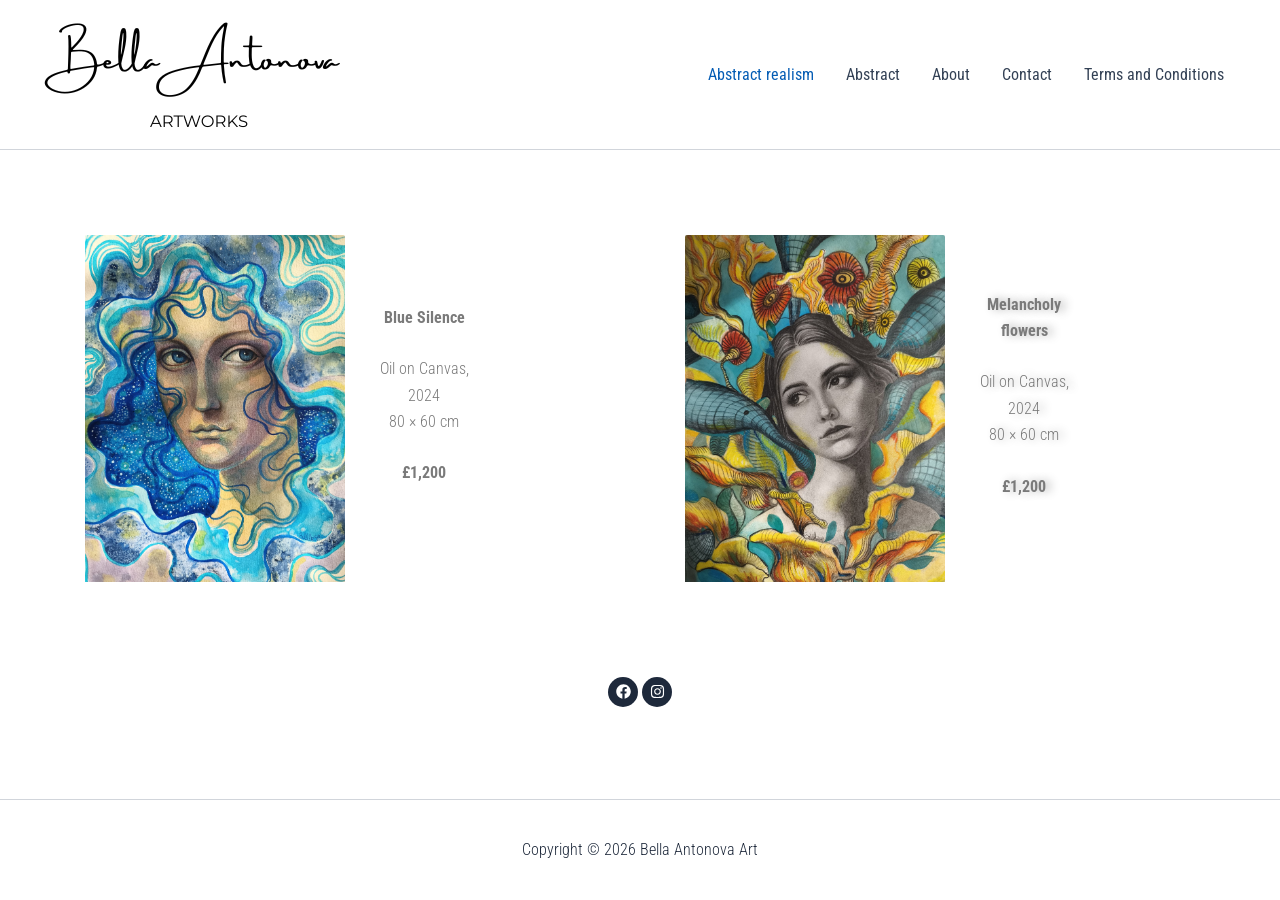
<file: abstract-realism/index.html>
<!DOCTYPE html>
<html lang="en-GB">
<head><meta charset="UTF-8">

<meta name="viewport" content="width=device-width, initial-scale=1">
	<link rel="profile" href="https://gmpg.org/xfn/11"> 
	<title>Abstract realism</title>
<meta name="robots" content="max-image-preview:large">
<link rel="dns-prefetch" href="//fonts.googleapis.com">
<link rel="alternate" type="application/rss+xml" title=" » Feed" href="/feed/">
<link rel="alternate" type="application/rss+xml" title=" » Comments Feed" href="/comments/feed/">
<link rel="alternate" title="oEmbed (JSON)" type="application/json+oembed" href="/wp-json/oembed/1.0/embed?url=%2Fabstract-realism%2F">
<link rel="alternate" title="oEmbed (XML)" type="text/xml+oembed" href="/wp-json/oembed/1.0/embed?url=%2Fabstract-realism%2F&amp;format=xml">
<style id="wp-img-auto-sizes-contain-inline-css">
img:is([sizes=auto i],[sizes^="auto," i]){contain-intrinsic-size:3000px 1500px}
/*# sourceURL=wp-img-auto-sizes-contain-inline-css */
</style>
<link rel="stylesheet" id="astra-theme-css-css" href="/wp-content/themes/astra/assets/css/minified/main.min.css?ver=4.12.3" media="all">
<style id="astra-theme-css-inline-css">
:root{--ast-post-nav-space:0;--ast-container-default-xlg-padding:2.5em;--ast-container-default-lg-padding:2.5em;--ast-container-default-slg-padding:2em;--ast-container-default-md-padding:2.5em;--ast-container-default-sm-padding:2.5em;--ast-container-default-xs-padding:2.4em;--ast-container-default-xxs-padding:1.8em;--ast-code-block-background:#ECEFF3;--ast-comment-inputs-background:#F9FAFB;--ast-normal-container-width:1200px;--ast-narrow-container-width:750px;--ast-blog-title-font-weight:600;--ast-blog-meta-weight:600;--ast-global-color-primary:var(--ast-global-color-4);--ast-global-color-secondary:var(--ast-global-color-5);--ast-global-color-alternate-background:var(--ast-global-color-6);--ast-global-color-subtle-background:var(--ast-global-color-7);--ast-bg-style-guide:var( --ast-global-color-secondary,--ast-global-color-5 );--ast-shadow-style-guide:0px 0px 4px 0 #00000057;--ast-global-dark-bg-style:#fff;--ast-global-dark-lfs:#fbfbfb;--ast-widget-bg-color:#fafafa;--ast-wc-container-head-bg-color:#fbfbfb;--ast-title-layout-bg:#eeeeee;--ast-search-border-color:#e7e7e7;--ast-lifter-hover-bg:#e6e6e6;--ast-gallery-block-color:#000;--srfm-color-input-label:var(--ast-global-color-2);}html{font-size:100%;}a{color:var(--ast-global-color-0);}a:hover,a:focus{color:var(--ast-global-color-1);}body,button,input,select,textarea,.ast-button,.ast-custom-button{font-family:'Roboto Condensed',sans-serif;font-weight:400;font-size:16px;font-size:1rem;line-height:var(--ast-body-line-height,1.65);}blockquote{color:var(--ast-global-color-3);}h1,h2,h3,h4,h5,h6,.entry-content :where(h1,h2,h3,h4,h5,h6),.site-title,.site-title a{font-family:'Roboto Condensed',sans-serif;font-weight:400;}.ast-site-identity .site-title a{color:var(--ast-global-color-2);}.site-title{font-size:26px;font-size:1.625rem;display:block;}.site-header .site-description{font-size:15px;font-size:0.9375rem;display:none;}.entry-title{font-size:20px;font-size:1.25rem;}.ast-blog-single-element.ast-taxonomy-container a{font-size:14px;font-size:0.875rem;}.ast-blog-meta-container{font-size:13px;font-size:0.8125rem;}.archive .ast-article-post .ast-article-inner,.blog .ast-article-post .ast-article-inner,.archive .ast-article-post .ast-article-inner:hover,.blog .ast-article-post .ast-article-inner:hover{border-top-left-radius:6px;border-top-right-radius:6px;border-bottom-right-radius:6px;border-bottom-left-radius:6px;overflow:hidden;}h1,.entry-content :where(h1){font-size:36px;font-size:2.25rem;font-weight:400;font-family:'Roboto Condensed',sans-serif;line-height:1.4em;}h2,.entry-content :where(h2){font-size:30px;font-size:1.875rem;font-weight:300;font-family:'Roboto Condensed',sans-serif;line-height:1.3em;}h3,.entry-content :where(h3){font-size:24px;font-size:1.5rem;font-weight:300;font-family:'Roboto Condensed',sans-serif;line-height:1.3em;}h4,.entry-content :where(h4){font-size:20px;font-size:1.25rem;line-height:1.2em;font-weight:400;font-family:'Roboto Condensed',sans-serif;}h5,.entry-content :where(h5){font-size:18px;font-size:1.125rem;line-height:1.2em;font-weight:400;font-family:'Roboto Condensed',sans-serif;}h6,.entry-content :where(h6){font-size:16px;font-size:1rem;line-height:1.25em;font-weight:300;font-family:'Roboto Condensed',sans-serif;}::selection{background-color:var(--ast-global-color-0);color:#ffffff;}body,h1,h2,h3,h4,h5,h6,.entry-title a,.entry-content :where(h1,h2,h3,h4,h5,h6){color:var(--ast-global-color-3);}.tagcloud a:hover,.tagcloud a:focus,.tagcloud a.current-item{color:#ffffff;border-color:var(--ast-global-color-0);background-color:var(--ast-global-color-0);}input:focus,input[type="text"]:focus,input[type="email"]:focus,input[type="url"]:focus,input[type="password"]:focus,input[type="reset"]:focus,input[type="search"]:focus,textarea:focus{border-color:var(--ast-global-color-0);}input[type="radio"]:checked,input[type=reset],input[type="checkbox"]:checked,input[type="checkbox"]:hover:checked,input[type="checkbox"]:focus:checked,input[type=range]::-webkit-slider-thumb{border-color:var(--ast-global-color-0);background-color:var(--ast-global-color-0);box-shadow:none;}.site-footer a:hover + .post-count,.site-footer a:focus + .post-count{background:var(--ast-global-color-0);border-color:var(--ast-global-color-0);}.single .nav-links .nav-previous,.single .nav-links .nav-next{color:var(--ast-global-color-0);}.entry-meta,.entry-meta *{line-height:1.45;color:var(--ast-global-color-0);font-weight:600;}.entry-meta a:not(.ast-button):hover,.entry-meta a:not(.ast-button):hover *,.entry-meta a:not(.ast-button):focus,.entry-meta a:not(.ast-button):focus *,.page-links > .page-link,.page-links .page-link:hover,.post-navigation a:hover{color:var(--ast-global-color-1);}#cat option,.secondary .calendar_wrap thead a,.secondary .calendar_wrap thead a:visited{color:var(--ast-global-color-0);}.secondary .calendar_wrap #today,.ast-progress-val span{background:var(--ast-global-color-0);}.secondary a:hover + .post-count,.secondary a:focus + .post-count{background:var(--ast-global-color-0);border-color:var(--ast-global-color-0);}.calendar_wrap #today > a{color:#ffffff;}.page-links .page-link,.single .post-navigation a{color:var(--ast-global-color-3);}.ast-search-menu-icon .search-form button.search-submit{padding:0 4px;}.ast-search-menu-icon form.search-form{padding-right:0;}.ast-header-search .ast-search-menu-icon.ast-dropdown-active .search-form,.ast-header-search .ast-search-menu-icon.ast-dropdown-active .search-field:focus{transition:all 0.2s;}.search-form input.search-field:focus{outline:none;}.ast-mobile-header-content .ast-builder-layout-element:not(.ast-builder-menu):not(.ast-header-divider-element),.ast-mobile-popup-content .ast-builder-layout-element:not(.ast-builder-menu):not(.ast-header-divider-element){padding:15px 20px;}.ast-search-menu-icon .search-form button.search-submit:focus,.ast-theme-transparent-header .ast-header-search .ast-dropdown-active .ast-icon,.ast-theme-transparent-header .ast-inline-search .search-field:focus .ast-icon{color:var(--ast-global-color-1);}.ast-desktop .ast-header-search .slide-search .search-form{border:2px solid var(--ast-global-color-0);}.ast-header-search .slide-search .search-field{background-color:(--ast-global-dark-bg-style);}.ast-archive-title{color:var(--ast-global-color-2);}.widget-title{font-size:22px;font-size:1.375rem;color:var(--ast-global-color-2);}.ast-single-post .entry-content a,.ast-comment-content a:not(.ast-comment-edit-reply-wrap a){text-decoration:underline;}.ast-single-post .elementor-widget-button .elementor-button,.ast-single-post .entry-content .uagb-tab a,.ast-single-post .entry-content .uagb-ifb-cta a,.ast-single-post .entry-content .uabb-module-content a,.ast-single-post .entry-content .uagb-post-grid a,.ast-single-post .entry-content .uagb-timeline a,.ast-single-post .entry-content .uagb-toc__wrap a,.ast-single-post .entry-content .uagb-taxomony-box a,.entry-content .wp-block-latest-posts > li > a,.ast-single-post .entry-content .wp-block-file__button,a.ast-post-filter-single,.ast-single-post .ast-comment-content .comment-reply-link,.ast-single-post .ast-comment-content .comment-edit-link{text-decoration:none;}.ast-search-menu-icon.slide-search a:focus-visible:focus-visible,.astra-search-icon:focus-visible,#close:focus-visible,a:focus-visible,.ast-menu-toggle:focus-visible,.site .skip-link:focus-visible,.wp-block-loginout input:focus-visible,.wp-block-search.wp-block-search__button-inside .wp-block-search__inside-wrapper,.ast-header-navigation-arrow:focus-visible,.ast-orders-table__row .ast-orders-table__cell:focus-visible,a#ast-apply-coupon:focus-visible,#ast-apply-coupon:focus-visible,#close:focus-visible,.button.search-submit:focus-visible,#search_submit:focus,.normal-search:focus-visible,.ast-header-account-wrap:focus-visible,.astra-cart-drawer-close:focus,.ast-single-variation:focus,.ast-button:focus,.ast-builder-button-wrap:has(.ast-custom-button-link:focus),.ast-builder-button-wrap .ast-custom-button-link:focus{outline-style:dotted;outline-color:inherit;outline-width:thin;}input:focus,input[type="text"]:focus,input[type="email"]:focus,input[type="url"]:focus,input[type="password"]:focus,input[type="reset"]:focus,input[type="search"]:focus,input[type="number"]:focus,textarea:focus,.wp-block-search__input:focus,[data-section="section-header-mobile-trigger"] .ast-button-wrap .ast-mobile-menu-trigger-minimal:focus,.ast-mobile-popup-drawer.active .menu-toggle-close:focus,#ast-scroll-top:focus,#coupon_code:focus,#ast-coupon-code:focus{border-style:dotted;border-color:inherit;border-width:thin;}input{outline:none;}.ast-logo-title-inline .site-logo-img{padding-right:1em;}.site-logo-img img{ transition:all 0.2s linear;}body .ast-oembed-container *{position:absolute;top:0;width:100%;height:100%;left:0;}body .wp-block-embed-pocket-casts .ast-oembed-container *{position:unset;}.ast-single-post-featured-section + article {margin-top: 2em;}.site-content .ast-single-post-featured-section img {width: 100%;overflow: hidden;object-fit: cover;}.ast-separate-container .site-content .ast-single-post-featured-section + article {margin-top: -80px;z-index: 9;position: relative;border-radius: 4px;}@media (min-width: 922px) {.ast-no-sidebar .site-content .ast-article-image-container--wide {margin-left: -120px;margin-right: -120px;max-width: unset;width: unset;}.ast-left-sidebar .site-content .ast-article-image-container--wide,.ast-right-sidebar .site-content .ast-article-image-container--wide {margin-left: -10px;margin-right: -10px;}.site-content .ast-article-image-container--full {margin-left: calc( -50vw + 50%);margin-right: calc( -50vw + 50%);max-width: 100vw;width: 100vw;}.ast-left-sidebar .site-content .ast-article-image-container--full,.ast-right-sidebar .site-content .ast-article-image-container--full {margin-left: -10px;margin-right: -10px;max-width: inherit;width: auto;}}.site > .ast-single-related-posts-container {margin-top: 0;}@media (min-width: 922px) {.ast-desktop .ast-container--narrow {max-width: var(--ast-narrow-container-width);margin: 0 auto;}}.ast-page-builder-template .hentry {margin: 0;}.ast-page-builder-template .site-content > .ast-container {max-width: 100%;padding: 0;}.ast-page-builder-template .site .site-content #primary {padding: 0;margin: 0;}.ast-page-builder-template .no-results {text-align: center;margin: 4em auto;}.ast-page-builder-template .ast-pagination {padding: 2em;}.ast-page-builder-template .entry-header.ast-no-title.ast-no-thumbnail {margin-top: 0;}.ast-page-builder-template .entry-header.ast-header-without-markup {margin-top: 0;margin-bottom: 0;}.ast-page-builder-template .entry-header.ast-no-title.ast-no-meta {margin-bottom: 0;}.ast-page-builder-template.single .post-navigation {padding-bottom: 2em;}.ast-page-builder-template.single-post .site-content > .ast-container {max-width: 100%;}.ast-page-builder-template .entry-header {margin-top: 2em;margin-left: auto;margin-right: auto;}.ast-page-builder-template .ast-archive-description {margin: 2em auto 0;padding-left: 20px;padding-right: 20px;}.ast-page-builder-template .ast-row {margin-left: 0;margin-right: 0;}.single.ast-page-builder-template .entry-header + .entry-content,.single.ast-page-builder-template .ast-single-entry-banner + .site-content article .entry-content {margin-bottom: 2em;}@media(min-width: 921px) {.ast-page-builder-template.archive.ast-right-sidebar .ast-row article,.ast-page-builder-template.archive.ast-left-sidebar .ast-row article {padding-left: 0;padding-right: 0;}}input[type="text"],input[type="number"],input[type="email"],input[type="url"],input[type="password"],input[type="search"],input[type=reset],input[type=tel],input[type=date],select,textarea{font-size:16px;font-style:normal;font-weight:400;line-height:24px;width:100%;padding:12px 16px;border-radius:4px;box-shadow:0px 1px 2px 0px rgba(0,0,0,0.05);color:var(--ast-form-input-text,#475569);}input[type="text"],input[type="number"],input[type="email"],input[type="url"],input[type="password"],input[type="search"],input[type=reset],input[type=tel],input[type=date],select{height:40px;}input[type="date"]{border-width:1px;border-style:solid;border-color:var(--ast-border-color);background:var( --ast-global-color-secondary,--ast-global-color-5 );}input[type="text"]:focus,input[type="number"]:focus,input[type="email"]:focus,input[type="url"]:focus,input[type="password"]:focus,input[type="search"]:focus,input[type=reset]:focus,input[type="tel"]:focus,input[type="date"]:focus,select:focus,textarea:focus{border-color:#046BD2;box-shadow:none;outline:none;color:var(--ast-form-input-focus-text,#475569);}label,legend{color:var(--ast-global-color-2,#111827 );font-size:14px;font-style:normal;font-weight:500;line-height:20px;}select{padding:6px 10px;}fieldset{padding:30px;border-radius:4px;}button,.ast-button,.button,input[type="button"],input[type="reset"],input[type="submit"],a:where(.wp-block-button__link){border-radius:4px;box-shadow:0px 1px 2px 0px rgba(0,0,0,0.05);}:root{--ast-comment-inputs-background:#FFF;}::placeholder{color:var(--ast-form-field-color,#9CA3AF);}::-ms-input-placeholder{color:var(--ast-form-field-color,#9CA3AF);}@media (max-width:921.9px){#ast-desktop-header{display:none;}}@media (min-width:922px){#ast-mobile-header{display:none;}}.wp-block-buttons.aligncenter{justify-content:center;}@media (max-width:921px){.ast-theme-transparent-header #primary,.ast-theme-transparent-header #secondary{padding:0;}}@media (max-width:921px){.ast-plain-container.ast-no-sidebar #primary{padding:0;}}.ast-plain-container.ast-no-sidebar #primary{margin-top:0;margin-bottom:0;}.wp-block-button.is-style-outline .wp-block-button__link{border-color:var(--ast-global-color-0);}div.wp-block-button.is-style-outline > .wp-block-button__link:not(.has-text-color),div.wp-block-button.wp-block-button__link.is-style-outline:not(.has-text-color){color:var(--ast-global-color-0);}.wp-block-button.is-style-outline .wp-block-button__link:hover,.wp-block-buttons .wp-block-button.is-style-outline .wp-block-button__link:focus,.wp-block-buttons .wp-block-button.is-style-outline > .wp-block-button__link:not(.has-text-color):hover,.wp-block-buttons .wp-block-button.wp-block-button__link.is-style-outline:not(.has-text-color):hover{color:#ffffff;background-color:var(--ast-global-color-1);border-color:var(--ast-global-color-1);}.post-page-numbers.current .page-link,.ast-pagination .page-numbers.current{color:#ffffff;border-color:var(--ast-global-color-0);background-color:var(--ast-global-color-0);}.wp-block-buttons .wp-block-button.is-style-outline .wp-block-button__link.wp-element-button,.ast-outline-button,.wp-block-uagb-buttons-child .uagb-buttons-repeater.ast-outline-button{border-color:var(--ast-global-color-0);border-top-width:2px;border-right-width:2px;border-bottom-width:2px;border-left-width:2px;font-family:inherit;font-weight:500;font-size:16px;font-size:1rem;line-height:1em;padding-top:13px;padding-right:30px;padding-bottom:13px;padding-left:30px;}.wp-block-buttons .wp-block-button.is-style-outline > .wp-block-button__link:not(.has-text-color),.wp-block-buttons .wp-block-button.wp-block-button__link.is-style-outline:not(.has-text-color),.ast-outline-button{color:var(--ast-global-color-0);}.wp-block-button.is-style-outline .wp-block-button__link:hover,.wp-block-buttons .wp-block-button.is-style-outline .wp-block-button__link:focus,.wp-block-buttons .wp-block-button.is-style-outline > .wp-block-button__link:not(.has-text-color):hover,.wp-block-buttons .wp-block-button.wp-block-button__link.is-style-outline:not(.has-text-color):hover,.ast-outline-button:hover,.ast-outline-button:focus,.wp-block-uagb-buttons-child .uagb-buttons-repeater.ast-outline-button:hover,.wp-block-uagb-buttons-child .uagb-buttons-repeater.ast-outline-button:focus{color:#ffffff;background-color:var(--ast-global-color-1);border-color:var(--ast-global-color-1);}.ast-single-post .entry-content a.ast-outline-button,.ast-single-post .entry-content .is-style-outline>.wp-block-button__link{text-decoration:none;}.wp-block-button .wp-block-button__link.wp-element-button.is-style-outline:not(.has-background),.wp-block-button.is-style-outline>.wp-block-button__link.wp-element-button:not(.has-background),.ast-outline-button{background-color:transparent;}.uagb-buttons-repeater.ast-outline-button{border-radius:9999px;}@media (max-width:921px){.wp-block-buttons .wp-block-button.is-style-outline .wp-block-button__link.wp-element-button,.ast-outline-button,.wp-block-uagb-buttons-child .uagb-buttons-repeater.ast-outline-button{padding-top:12px;padding-right:28px;padding-bottom:12px;padding-left:28px;}}@media (max-width:544px){.wp-block-buttons .wp-block-button.is-style-outline .wp-block-button__link.wp-element-button,.ast-outline-button,.wp-block-uagb-buttons-child .uagb-buttons-repeater.ast-outline-button{padding-top:10px;padding-right:24px;padding-bottom:10px;padding-left:24px;}}.entry-content[data-ast-blocks-layout] > figure{margin-bottom:1em;}h1.widget-title{font-weight:400;}h2.widget-title{font-weight:300;}h3.widget-title{font-weight:300;}#page{display:flex;flex-direction:column;min-height:100vh;}.ast-404-layout-1 h1.page-title{color:var(--ast-global-color-2);}.single .post-navigation a{line-height:1em;height:inherit;}.error-404 .page-sub-title{font-size:1.5rem;font-weight:inherit;}.search .site-content .content-area .search-form{margin-bottom:0;}#page .site-content{flex-grow:1;}.widget{margin-bottom:1.25em;}#secondary li{line-height:1.5em;}#secondary .wp-block-group h2{margin-bottom:0.7em;}#secondary h2{font-size:1.7rem;}.ast-separate-container .ast-article-post,.ast-separate-container .ast-article-single,.ast-separate-container .comment-respond{padding:3em;}.ast-separate-container .ast-article-single .ast-article-single{padding:0;}.ast-article-single .wp-block-post-template-is-layout-grid{padding-left:0;}.ast-separate-container .comments-title,.ast-narrow-container .comments-title{padding:1.5em 2em;}.ast-page-builder-template .comment-form-textarea,.ast-comment-formwrap .ast-grid-common-col{padding:0;}.ast-comment-formwrap{padding:0;display:inline-flex;column-gap:20px;width:100%;margin-left:0;margin-right:0;}.comments-area textarea#comment:focus,.comments-area textarea#comment:active,.comments-area .ast-comment-formwrap input[type="text"]:focus,.comments-area .ast-comment-formwrap input[type="text"]:active {box-shadow:none;outline:none;}.archive.ast-page-builder-template .entry-header{margin-top:2em;}.ast-page-builder-template .ast-comment-formwrap{width:100%;}.entry-title{margin-bottom:0.6em;}.ast-archive-description p{font-size:inherit;font-weight:inherit;line-height:inherit;}.ast-separate-container .ast-comment-list li.depth-1,.hentry{margin-bottom:1.5em;}.site-content section.ast-archive-description{margin-bottom:2em;}@media (min-width:921px){.ast-left-sidebar.ast-page-builder-template #secondary,.archive.ast-right-sidebar.ast-page-builder-template .site-main{padding-left:20px;padding-right:20px;}}@media (max-width:544px){.ast-comment-formwrap.ast-row{column-gap:10px;display:inline-block;}#ast-commentform .ast-grid-common-col{position:relative;width:100%;}}@media (min-width:1201px){.ast-separate-container .ast-article-post,.ast-separate-container .ast-article-single,.ast-separate-container .ast-author-box,.ast-separate-container .ast-404-layout-1,.ast-separate-container .no-results{padding:3em;}}@media (max-width:921px){.ast-left-sidebar #content > .ast-container{display:flex;flex-direction:column-reverse;width:100%;}}@media (min-width:922px){.ast-separate-container.ast-right-sidebar #primary,.ast-separate-container.ast-left-sidebar #primary{border:0;}.search-no-results.ast-separate-container #primary{margin-bottom:4em;}}.wp-block-button .wp-block-button__link{color:#ffffff;}.wp-block-button .wp-block-button__link:hover,.wp-block-button .wp-block-button__link:focus{color:#ffffff;background-color:var(--ast-global-color-1);border-color:var(--ast-global-color-1);}.elementor-widget-heading h1.elementor-heading-title{line-height:1.4em;}.elementor-widget-heading h2.elementor-heading-title{line-height:1.3em;}.elementor-widget-heading h3.elementor-heading-title{line-height:1.3em;}.elementor-widget-heading h4.elementor-heading-title{line-height:1.2em;}.elementor-widget-heading h5.elementor-heading-title{line-height:1.2em;}.elementor-widget-heading h6.elementor-heading-title{line-height:1.25em;}.wp-block-button .wp-block-button__link,.wp-block-search .wp-block-search__button,body .wp-block-file .wp-block-file__button{border-color:var(--ast-global-color-0);background-color:var(--ast-global-color-0);color:#ffffff;font-family:inherit;font-weight:500;line-height:1em;font-size:16px;font-size:1rem;padding-top:15px;padding-right:30px;padding-bottom:15px;padding-left:30px;}.ast-single-post .entry-content .wp-block-button .wp-block-button__link,.ast-single-post .entry-content .wp-block-search .wp-block-search__button,body .entry-content .wp-block-file .wp-block-file__button{text-decoration:none;}@media (max-width:921px){.wp-block-button .wp-block-button__link,.wp-block-search .wp-block-search__button,body .wp-block-file .wp-block-file__button{padding-top:14px;padding-right:28px;padding-bottom:14px;padding-left:28px;}}@media (max-width:544px){.wp-block-button .wp-block-button__link,.wp-block-search .wp-block-search__button,body .wp-block-file .wp-block-file__button{padding-top:12px;padding-right:24px;padding-bottom:12px;padding-left:24px;}}.menu-toggle,button,.ast-button,.ast-custom-button,.button,input#submit,input[type="button"],input[type="submit"],input[type="reset"],#comments .submit,.search .search-submit,form[CLASS*="wp-block-search__"].wp-block-search .wp-block-search__inside-wrapper .wp-block-search__button,body .wp-block-file .wp-block-file__button,.search .search-submit{border-style:solid;border-top-width:0;border-right-width:0;border-left-width:0;border-bottom-width:0;color:#ffffff;border-color:var(--ast-global-color-0);background-color:var(--ast-global-color-0);padding-top:15px;padding-right:30px;padding-bottom:15px;padding-left:30px;font-family:inherit;font-weight:500;font-size:16px;font-size:1rem;line-height:1em;}button:focus,.menu-toggle:hover,button:hover,.ast-button:hover,.ast-custom-button:hover .button:hover,.ast-custom-button:hover ,input[type=reset]:hover,input[type=reset]:focus,input#submit:hover,input#submit:focus,input[type="button"]:hover,input[type="button"]:focus,input[type="submit"]:hover,input[type="submit"]:focus,form[CLASS*="wp-block-search__"].wp-block-search .wp-block-search__inside-wrapper .wp-block-search__button:hover,form[CLASS*="wp-block-search__"].wp-block-search .wp-block-search__inside-wrapper .wp-block-search__button:focus,body .wp-block-file .wp-block-file__button:hover,body .wp-block-file .wp-block-file__button:focus{color:#ffffff;background-color:var(--ast-global-color-1);border-color:var(--ast-global-color-1);}form[CLASS*="wp-block-search__"].wp-block-search .wp-block-search__inside-wrapper .wp-block-search__button.has-icon{padding-top:calc(15px - 3px);padding-right:calc(30px - 3px);padding-bottom:calc(15px - 3px);padding-left:calc(30px - 3px);}@media (max-width:921px){.menu-toggle,button,.ast-button,.ast-custom-button,.button,input#submit,input[type="button"],input[type="submit"],input[type="reset"],#comments .submit,.search .search-submit,form[CLASS*="wp-block-search__"].wp-block-search .wp-block-search__inside-wrapper .wp-block-search__button,body .wp-block-file .wp-block-file__button,.search .search-submit{padding-top:14px;padding-right:28px;padding-bottom:14px;padding-left:28px;}}@media (max-width:544px){.menu-toggle,button,.ast-button,.ast-custom-button,.button,input#submit,input[type="button"],input[type="submit"],input[type="reset"],#comments .submit,.search .search-submit,form[CLASS*="wp-block-search__"].wp-block-search .wp-block-search__inside-wrapper .wp-block-search__button,body .wp-block-file .wp-block-file__button,.search .search-submit{padding-top:12px;padding-right:24px;padding-bottom:12px;padding-left:24px;}}@media (max-width:921px){.ast-mobile-header-stack .main-header-bar .ast-search-menu-icon{display:inline-block;}.ast-header-break-point.ast-header-custom-item-outside .ast-mobile-header-stack .main-header-bar .ast-search-icon{margin:0;}.ast-comment-avatar-wrap img{max-width:2.5em;}.ast-comment-meta{padding:0 1.8888em 1.3333em;}}@media (min-width:544px){.ast-container{max-width:100%;}}@media (max-width:544px){.ast-separate-container .ast-article-post,.ast-separate-container .ast-article-single,.ast-separate-container .comments-title,.ast-separate-container .ast-archive-description{padding:1.5em 1em;}.ast-separate-container #content .ast-container{padding-left:0.54em;padding-right:0.54em;}.ast-separate-container .ast-comment-list .bypostauthor{padding:.5em;}.ast-search-menu-icon.ast-dropdown-active .search-field{width:170px;}} #ast-mobile-header .ast-site-header-cart-li a{pointer-events:none;}.ast-separate-container{background-color:var(--ast-global-color-5);}@media (max-width:921px){.site-title{display:block;}.site-header .site-description{display:none;}h1,.entry-content :where(h1){font-size:30px;font-size:1.875rem;}h2,.entry-content :where(h2){font-size:25px;font-size:1.5625rem;}h3,.entry-content :where(h3){font-size:20px;font-size:1.25rem;}}@media (max-width:544px){.site-title{display:block;}.site-header .site-description{display:none;}h1,.entry-content :where(h1){font-size:30px;font-size:1.875rem;}h2,.entry-content :where(h2){font-size:25px;font-size:1.5625rem;}h3,.entry-content :where(h3){font-size:20px;font-size:1.25rem;}}@media (max-width:921px){html{font-size:91.2%;}}@media (max-width:544px){html{font-size:91.2%;}}@media (min-width:922px){.ast-container{max-width:1240px;}}@media (min-width:922px){.site-content .ast-container{display:flex;}}@media (max-width:921px){.site-content .ast-container{flex-direction:column;}}.entry-content :where(h1,h2,h3,h4,h5,h6){clear:none;}@media (min-width:922px){.main-header-menu .sub-menu .menu-item.ast-left-align-sub-menu:hover > .sub-menu,.main-header-menu .sub-menu .menu-item.ast-left-align-sub-menu.focus > .sub-menu{margin-left:-0px;}}.entry-content li > p{margin-bottom:0;}.site .comments-area{padding-bottom:2em;margin-top:2em;}.wp-block-file {display: flex;align-items: center;flex-wrap: wrap;justify-content: space-between;}.wp-block-pullquote {border: none;}.wp-block-pullquote blockquote::before {content: "\201D";font-family: "Helvetica",sans-serif;display: flex;transform: rotate( 180deg );font-size: 6rem;font-style: normal;line-height: 1;font-weight: bold;align-items: center;justify-content: center;}.has-text-align-right > blockquote::before {justify-content: flex-start;}.has-text-align-left > blockquote::before {justify-content: flex-end;}figure.wp-block-pullquote.is-style-solid-color blockquote {max-width: 100%;text-align: inherit;}:root {--wp--custom--ast-default-block-top-padding: 3em;--wp--custom--ast-default-block-right-padding: 3em;--wp--custom--ast-default-block-bottom-padding: 3em;--wp--custom--ast-default-block-left-padding: 3em;--wp--custom--ast-container-width: 1200px;--wp--custom--ast-content-width-size: 1200px;--wp--custom--ast-wide-width-size: calc(1200px + var(--wp--custom--ast-default-block-left-padding) + var(--wp--custom--ast-default-block-right-padding));}.ast-narrow-container {--wp--custom--ast-content-width-size: 750px;--wp--custom--ast-wide-width-size: 750px;}@media(max-width: 921px) {:root {--wp--custom--ast-default-block-top-padding: 3em;--wp--custom--ast-default-block-right-padding: 2em;--wp--custom--ast-default-block-bottom-padding: 3em;--wp--custom--ast-default-block-left-padding: 2em;}}@media(max-width: 544px) {:root {--wp--custom--ast-default-block-top-padding: 3em;--wp--custom--ast-default-block-right-padding: 1.5em;--wp--custom--ast-default-block-bottom-padding: 3em;--wp--custom--ast-default-block-left-padding: 1.5em;}}.entry-content > .wp-block-group,.entry-content > .wp-block-cover,.entry-content > .wp-block-columns {padding-top: var(--wp--custom--ast-default-block-top-padding);padding-right: var(--wp--custom--ast-default-block-right-padding);padding-bottom: var(--wp--custom--ast-default-block-bottom-padding);padding-left: var(--wp--custom--ast-default-block-left-padding);}.ast-plain-container.ast-no-sidebar .entry-content > .alignfull,.ast-page-builder-template .ast-no-sidebar .entry-content > .alignfull {margin-left: calc( -50vw + 50%);margin-right: calc( -50vw + 50%);max-width: 100vw;width: 100vw;}.ast-plain-container.ast-no-sidebar .entry-content .alignfull .alignfull,.ast-page-builder-template.ast-no-sidebar .entry-content .alignfull .alignfull,.ast-plain-container.ast-no-sidebar .entry-content .alignfull .alignwide,.ast-page-builder-template.ast-no-sidebar .entry-content .alignfull .alignwide,.ast-plain-container.ast-no-sidebar .entry-content .alignwide .alignfull,.ast-page-builder-template.ast-no-sidebar .entry-content .alignwide .alignfull,.ast-plain-container.ast-no-sidebar .entry-content .alignwide .alignwide,.ast-page-builder-template.ast-no-sidebar .entry-content .alignwide .alignwide,.ast-plain-container.ast-no-sidebar .entry-content .wp-block-column .alignfull,.ast-page-builder-template.ast-no-sidebar .entry-content .wp-block-column .alignfull,.ast-plain-container.ast-no-sidebar .entry-content .wp-block-column .alignwide,.ast-page-builder-template.ast-no-sidebar .entry-content .wp-block-column .alignwide {margin-left: auto;margin-right: auto;width: 100%;}[data-ast-blocks-layout] .wp-block-separator:not(.is-style-dots) {height: 0;}[data-ast-blocks-layout] .wp-block-separator {margin: 20px auto;}[data-ast-blocks-layout] .wp-block-separator:not(.is-style-wide):not(.is-style-dots) {max-width: 100px;}[data-ast-blocks-layout] .wp-block-separator.has-background {padding: 0;}.entry-content[data-ast-blocks-layout] > * {max-width: var(--wp--custom--ast-content-width-size);margin-left: auto;margin-right: auto;}.entry-content[data-ast-blocks-layout] > .alignwide {max-width: var(--wp--custom--ast-wide-width-size);}.entry-content[data-ast-blocks-layout] .alignfull {max-width: none;}.entry-content .wp-block-columns {margin-bottom: 0;}blockquote {margin: 1.5em;border-color: rgba(0,0,0,0.05);}.wp-block-quote:not(.has-text-align-right):not(.has-text-align-center) {border-left: 5px solid rgba(0,0,0,0.05);}.has-text-align-right > blockquote,blockquote.has-text-align-right {border-right: 5px solid rgba(0,0,0,0.05);}.has-text-align-left > blockquote,blockquote.has-text-align-left {border-left: 5px solid rgba(0,0,0,0.05);}.wp-block-site-tagline,.wp-block-latest-posts .read-more {margin-top: 15px;}.wp-block-loginout p label {display: block;}.wp-block-loginout p:not(.login-remember):not(.login-submit) input {width: 100%;}.wp-block-loginout input:focus {border-color: transparent;}.wp-block-loginout input:focus {outline: thin dotted;}.entry-content .wp-block-media-text .wp-block-media-text__content {padding: 0 0 0 8%;}.entry-content .wp-block-media-text.has-media-on-the-right .wp-block-media-text__content {padding: 0 8% 0 0;}.entry-content .wp-block-media-text.has-background .wp-block-media-text__content {padding: 8%;}.entry-content .wp-block-cover:not([class*="background-color"]):not(.has-text-color.has-link-color) .wp-block-cover__inner-container,.entry-content .wp-block-cover:not([class*="background-color"]) .wp-block-cover-image-text,.entry-content .wp-block-cover:not([class*="background-color"]) .wp-block-cover-text,.entry-content .wp-block-cover-image:not([class*="background-color"]) .wp-block-cover__inner-container,.entry-content .wp-block-cover-image:not([class*="background-color"]) .wp-block-cover-image-text,.entry-content .wp-block-cover-image:not([class*="background-color"]) .wp-block-cover-text {color: var(--ast-global-color-primary,var(--ast-global-color-5));}.wp-block-loginout .login-remember input {width: 1.1rem;height: 1.1rem;margin: 0 5px 4px 0;vertical-align: middle;}.wp-block-latest-posts > li > *:first-child,.wp-block-latest-posts:not(.is-grid) > li:first-child {margin-top: 0;}.entry-content > .wp-block-buttons,.entry-content > .wp-block-uagb-buttons {margin-bottom: 1.5em;}.wp-block-search__inside-wrapper .wp-block-search__input {padding: 0 10px;color: var(--ast-global-color-3);background: var(--ast-global-color-primary,var(--ast-global-color-5));border-color: var(--ast-border-color);}.wp-block-latest-posts .read-more {margin-bottom: 1.5em;}.wp-block-search__no-button .wp-block-search__inside-wrapper .wp-block-search__input {padding-top: 5px;padding-bottom: 5px;}.wp-block-latest-posts .wp-block-latest-posts__post-date,.wp-block-latest-posts .wp-block-latest-posts__post-author {font-size: 1rem;}.wp-block-latest-posts > li > *,.wp-block-latest-posts:not(.is-grid) > li {margin-top: 12px;margin-bottom: 12px;}.ast-page-builder-template .entry-content[data-ast-blocks-layout] > .alignwide:where(:not(.uagb-is-root-container):not(.spectra-is-root-container)) > * {max-width: var(--wp--custom--ast-wide-width-size);}.ast-page-builder-template .entry-content[data-ast-blocks-layout] > .inherit-container-width > *,.ast-page-builder-template .entry-content[data-ast-blocks-layout] > *:not(.wp-block-group):where(:not(.uagb-is-root-container):not(.spectra-is-root-container)) > *,.entry-content[data-ast-blocks-layout] > .wp-block-cover .wp-block-cover__inner-container {max-width: none ;margin-left: auto;margin-right: auto;}.ast-page-builder-template .entry-content[data-ast-blocks-layout] > *,.ast-page-builder-template .entry-content[data-ast-blocks-layout] > .alignfull:where(:not(.wp-block-group):not(.uagb-is-root-container):not(.spectra-is-root-container)) > * {max-width: none;}.entry-content[data-ast-blocks-layout] .wp-block-cover:not(.alignleft):not(.alignright) {width: auto;}@media(max-width: 1200px) {.ast-separate-container .entry-content > .alignfull,.ast-separate-container .entry-content[data-ast-blocks-layout] > .alignwide,.ast-plain-container .entry-content[data-ast-blocks-layout] > .alignwide,.ast-plain-container .entry-content .alignfull {margin-left: calc(-1 * min(var(--ast-container-default-xlg-padding),20px)) ;margin-right: calc(-1 * min(var(--ast-container-default-xlg-padding),20px));}}@media(min-width: 1201px) {.ast-separate-container .entry-content > .alignfull {margin-left: calc(-1 * var(--ast-container-default-xlg-padding) );margin-right: calc(-1 * var(--ast-container-default-xlg-padding) );}.ast-separate-container .entry-content[data-ast-blocks-layout] > .alignwide,.ast-plain-container .entry-content[data-ast-blocks-layout] > .alignwide {margin-left: auto;margin-right: auto;}}@media(min-width: 921px) {.ast-separate-container .entry-content .wp-block-group.alignwide:not(.inherit-container-width) > :where(:not(.alignleft):not(.alignright)),.ast-plain-container .entry-content .wp-block-group.alignwide:not(.inherit-container-width) > :where(:not(.alignleft):not(.alignright)) {max-width: calc( var(--wp--custom--ast-content-width-size) + 80px );}.ast-plain-container.ast-right-sidebar .entry-content[data-ast-blocks-layout] .alignfull,.ast-plain-container.ast-left-sidebar .entry-content[data-ast-blocks-layout] .alignfull {margin-left: -60px;margin-right: -60px;}}@media(min-width: 544px) {.entry-content > .alignleft {margin-right: 20px;}.entry-content > .alignright {margin-left: 20px;}}@media (max-width:544px){.wp-block-columns .wp-block-column:not(:last-child){margin-bottom:20px;}.wp-block-latest-posts{margin:0;}}@media( max-width: 600px ) {.entry-content .wp-block-media-text .wp-block-media-text__content,.entry-content .wp-block-media-text.has-media-on-the-right .wp-block-media-text__content {padding: 8% 0 0;}.entry-content .wp-block-media-text.has-background .wp-block-media-text__content {padding: 8%;}}.ast-page-builder-template .entry-header {padding-left: 0;}.ast-narrow-container .site-content .wp-block-uagb-image--align-full .wp-block-uagb-image__figure {max-width: 100%;margin-left: auto;margin-right: auto;}.entry-content ul,.entry-content ol {padding: revert;margin: revert;padding-left: 20px;}.entry-content ul.wc-block-product-template{padding: 0;}:root .has-ast-global-color-0-color{color:var(--ast-global-color-0);}:root .has-ast-global-color-0-background-color{background-color:var(--ast-global-color-0);}:root .wp-block-button .has-ast-global-color-0-color{color:var(--ast-global-color-0);}:root .wp-block-button .has-ast-global-color-0-background-color{background-color:var(--ast-global-color-0);}:root .has-ast-global-color-1-color{color:var(--ast-global-color-1);}:root .has-ast-global-color-1-background-color{background-color:var(--ast-global-color-1);}:root .wp-block-button .has-ast-global-color-1-color{color:var(--ast-global-color-1);}:root .wp-block-button .has-ast-global-color-1-background-color{background-color:var(--ast-global-color-1);}:root .has-ast-global-color-2-color{color:var(--ast-global-color-2);}:root .has-ast-global-color-2-background-color{background-color:var(--ast-global-color-2);}:root .wp-block-button .has-ast-global-color-2-color{color:var(--ast-global-color-2);}:root .wp-block-button .has-ast-global-color-2-background-color{background-color:var(--ast-global-color-2);}:root .has-ast-global-color-3-color{color:var(--ast-global-color-3);}:root .has-ast-global-color-3-background-color{background-color:var(--ast-global-color-3);}:root .wp-block-button .has-ast-global-color-3-color{color:var(--ast-global-color-3);}:root .wp-block-button .has-ast-global-color-3-background-color{background-color:var(--ast-global-color-3);}:root .has-ast-global-color-4-color{color:var(--ast-global-color-4);}:root .has-ast-global-color-4-background-color{background-color:var(--ast-global-color-4);}:root .wp-block-button .has-ast-global-color-4-color{color:var(--ast-global-color-4);}:root .wp-block-button .has-ast-global-color-4-background-color{background-color:var(--ast-global-color-4);}:root .has-ast-global-color-5-color{color:var(--ast-global-color-5);}:root .has-ast-global-color-5-background-color{background-color:var(--ast-global-color-5);}:root .wp-block-button .has-ast-global-color-5-color{color:var(--ast-global-color-5);}:root .wp-block-button .has-ast-global-color-5-background-color{background-color:var(--ast-global-color-5);}:root .has-ast-global-color-6-color{color:var(--ast-global-color-6);}:root .has-ast-global-color-6-background-color{background-color:var(--ast-global-color-6);}:root .wp-block-button .has-ast-global-color-6-color{color:var(--ast-global-color-6);}:root .wp-block-button .has-ast-global-color-6-background-color{background-color:var(--ast-global-color-6);}:root .has-ast-global-color-7-color{color:var(--ast-global-color-7);}:root .has-ast-global-color-7-background-color{background-color:var(--ast-global-color-7);}:root .wp-block-button .has-ast-global-color-7-color{color:var(--ast-global-color-7);}:root .wp-block-button .has-ast-global-color-7-background-color{background-color:var(--ast-global-color-7);}:root .has-ast-global-color-8-color{color:var(--ast-global-color-8);}:root .has-ast-global-color-8-background-color{background-color:var(--ast-global-color-8);}:root .wp-block-button .has-ast-global-color-8-color{color:var(--ast-global-color-8);}:root .wp-block-button .has-ast-global-color-8-background-color{background-color:var(--ast-global-color-8);}:root{--ast-global-color-0:#046bd2;--ast-global-color-1:#045cb4;--ast-global-color-2:#1e293b;--ast-global-color-3:#334155;--ast-global-color-4:#FFFFFF;--ast-global-color-5:#F0F5FA;--ast-global-color-6:#111111;--ast-global-color-7:#D1D5DB;--ast-global-color-8:#111111;}:root {--ast-border-color : var(--ast-global-color-7);}.ast-single-entry-banner {-js-display: flex;display: flex;flex-direction: column;justify-content: center;text-align: center;position: relative;background: var(--ast-title-layout-bg);}.ast-single-entry-banner[data-banner-layout="layout-1"] {max-width: 1200px;background: inherit;padding: 20px 0;}.ast-single-entry-banner[data-banner-width-type="custom"] {margin: 0 auto;width: 100%;}.ast-single-entry-banner + .site-content .entry-header {margin-bottom: 0;}.site .ast-author-avatar {--ast-author-avatar-size: ;}a.ast-underline-text {text-decoration: underline;}.ast-container > .ast-terms-link {position: relative;display: block;}a.ast-button.ast-badge-tax {padding: 4px 8px;border-radius: 3px;font-size: inherit;}header.entry-header{text-align:left;}header.entry-header .entry-title{font-weight:600;font-size:32px;font-size:2rem;}header.entry-header > *:not(:last-child){margin-bottom:10px;}header.entry-header .post-thumb-img-content{text-align:center;}header.entry-header .post-thumb img,.ast-single-post-featured-section.post-thumb img{aspect-ratio:16/9;width:100%;height:100%;}@media (max-width:921px){header.entry-header{text-align:left;}}@media (max-width:544px){header.entry-header{text-align:left;}}.ast-archive-entry-banner {-js-display: flex;display: flex;flex-direction: column;justify-content: center;text-align: center;position: relative;background: var(--ast-title-layout-bg);}.ast-archive-entry-banner[data-banner-width-type="custom"] {margin: 0 auto;width: 100%;}.ast-archive-entry-banner[data-banner-layout="layout-1"] {background: inherit;padding: 20px 0;text-align: left;}body.archive .ast-archive-description{max-width:1200px;width:100%;text-align:left;padding-top:3em;padding-right:3em;padding-bottom:3em;padding-left:3em;}body.archive .ast-archive-description .ast-archive-title,body.archive .ast-archive-description .ast-archive-title *{font-weight:600;font-size:32px;font-size:2rem;}body.archive .ast-archive-description > *:not(:last-child){margin-bottom:10px;}@media (max-width:921px){body.archive .ast-archive-description{text-align:left;}}@media (max-width:544px){body.archive .ast-archive-description{text-align:left;}}.ast-breadcrumbs .trail-browse,.ast-breadcrumbs .trail-items,.ast-breadcrumbs .trail-items li{display:inline-block;margin:0;padding:0;border:none;background:inherit;text-indent:0;text-decoration:none;}.ast-breadcrumbs .trail-browse{font-size:inherit;font-style:inherit;font-weight:inherit;color:inherit;}.ast-breadcrumbs .trail-items{list-style:none;}.trail-items li::after{padding:0 0.3em;content:"\00bb";}.trail-items li:last-of-type::after{display:none;}h1,h2,h3,h4,h5,h6,.entry-content :where(h1,h2,h3,h4,h5,h6){color:var(--ast-global-color-2);}.entry-title a{color:var(--ast-global-color-2);}@media (max-width:921px){.ast-builder-grid-row-container.ast-builder-grid-row-tablet-3-firstrow .ast-builder-grid-row > *:first-child,.ast-builder-grid-row-container.ast-builder-grid-row-tablet-3-lastrow .ast-builder-grid-row > *:last-child{grid-column:1 / -1;}}@media (max-width:544px){.ast-builder-grid-row-container.ast-builder-grid-row-mobile-3-firstrow .ast-builder-grid-row > *:first-child,.ast-builder-grid-row-container.ast-builder-grid-row-mobile-3-lastrow .ast-builder-grid-row > *:last-child{grid-column:1 / -1;}}.ast-builder-layout-element[data-section="title_tagline"]{display:flex;}@media (max-width:921px){.ast-header-break-point .ast-builder-layout-element[data-section="title_tagline"]{display:flex;}}@media (max-width:544px){.ast-header-break-point .ast-builder-layout-element[data-section="title_tagline"]{display:flex;}}.ast-builder-menu-1{font-family:inherit;font-weight:inherit;}.ast-builder-menu-1 .menu-item > .menu-link{color:var(--ast-global-color-3);}.ast-builder-menu-1 .menu-item > .ast-menu-toggle{color:var(--ast-global-color-3);}.ast-builder-menu-1 .menu-item:hover > .menu-link,.ast-builder-menu-1 .inline-on-mobile .menu-item:hover > .ast-menu-toggle{color:var(--ast-global-color-1);}.ast-builder-menu-1 .menu-item:hover > .ast-menu-toggle{color:var(--ast-global-color-1);}.ast-builder-menu-1 .menu-item.current-menu-item > .menu-link,.ast-builder-menu-1 .inline-on-mobile .menu-item.current-menu-item > .ast-menu-toggle,.ast-builder-menu-1 .current-menu-ancestor > .menu-link{color:var(--ast-global-color-1);}.ast-builder-menu-1 .menu-item.current-menu-item > .ast-menu-toggle{color:var(--ast-global-color-1);}.ast-builder-menu-1 .sub-menu,.ast-builder-menu-1 .inline-on-mobile .sub-menu{border-top-width:2px;border-bottom-width:0px;border-right-width:0px;border-left-width:0px;border-color:var(--ast-global-color-0);border-style:solid;}.ast-builder-menu-1 .sub-menu .sub-menu{top:-2px;}.ast-builder-menu-1 .main-header-menu > .menu-item > .sub-menu,.ast-builder-menu-1 .main-header-menu > .menu-item > .astra-full-megamenu-wrapper{margin-top:0px;}.ast-desktop .ast-builder-menu-1 .main-header-menu > .menu-item > .sub-menu:before,.ast-desktop .ast-builder-menu-1 .main-header-menu > .menu-item > .astra-full-megamenu-wrapper:before{height:calc( 0px + 2px + 5px );}.ast-desktop .ast-builder-menu-1 .menu-item .sub-menu .menu-link{border-style:none;}@media (max-width:921px){.ast-header-break-point .ast-builder-menu-1 .menu-item.menu-item-has-children > .ast-menu-toggle{top:0;}.ast-builder-menu-1 .inline-on-mobile .menu-item.menu-item-has-children > .ast-menu-toggle{right:-15px;}.ast-builder-menu-1 .menu-item-has-children > .menu-link:after{content:unset;}.ast-builder-menu-1 .main-header-menu > .menu-item > .sub-menu,.ast-builder-menu-1 .main-header-menu > .menu-item > .astra-full-megamenu-wrapper{margin-top:0;}}@media (max-width:544px){.ast-header-break-point .ast-builder-menu-1 .menu-item.menu-item-has-children > .ast-menu-toggle{top:0;}.ast-builder-menu-1 .main-header-menu > .menu-item > .sub-menu,.ast-builder-menu-1 .main-header-menu > .menu-item > .astra-full-megamenu-wrapper{margin-top:0;}}.ast-builder-menu-1{display:flex;}@media (max-width:921px){.ast-header-break-point .ast-builder-menu-1{display:flex;}}@media (max-width:544px){.ast-header-break-point .ast-builder-menu-1{display:flex;}}.site-below-footer-wrap{padding-top:20px;padding-bottom:20px;}.site-below-footer-wrap[data-section="section-below-footer-builder"]{background-color:var(--ast-global-color-4 );background-image:none;min-height:60px;border-style:solid;border-width:0px;border-top-width:1px;border-top-color:var( --ast-global-color-subtle-background,--ast-global-color-7 );}.site-below-footer-wrap[data-section="section-below-footer-builder"] .ast-builder-grid-row{max-width:1200px;min-height:60px;margin-left:auto;margin-right:auto;}.site-below-footer-wrap[data-section="section-below-footer-builder"] .ast-builder-grid-row,.site-below-footer-wrap[data-section="section-below-footer-builder"] .site-footer-section{align-items:center;}.site-below-footer-wrap[data-section="section-below-footer-builder"].ast-footer-row-inline .site-footer-section{display:flex;margin-bottom:0;}.ast-builder-grid-row-full .ast-builder-grid-row{grid-template-columns:1fr;}@media (max-width:921px){.site-below-footer-wrap[data-section="section-below-footer-builder"].ast-footer-row-tablet-inline .site-footer-section{display:flex;margin-bottom:0;}.site-below-footer-wrap[data-section="section-below-footer-builder"].ast-footer-row-tablet-stack .site-footer-section{display:block;margin-bottom:10px;}.ast-builder-grid-row-container.ast-builder-grid-row-tablet-full .ast-builder-grid-row{grid-template-columns:1fr;}}@media (max-width:544px){.site-below-footer-wrap[data-section="section-below-footer-builder"].ast-footer-row-mobile-inline .site-footer-section{display:flex;margin-bottom:0;}.site-below-footer-wrap[data-section="section-below-footer-builder"].ast-footer-row-mobile-stack .site-footer-section{display:block;margin-bottom:10px;}.ast-builder-grid-row-container.ast-builder-grid-row-mobile-full .ast-builder-grid-row{grid-template-columns:1fr;}}.site-below-footer-wrap[data-section="section-below-footer-builder"]{display:grid;}@media (max-width:921px){.ast-header-break-point .site-below-footer-wrap[data-section="section-below-footer-builder"]{display:grid;}}@media (max-width:544px){.ast-header-break-point .site-below-footer-wrap[data-section="section-below-footer-builder"]{display:grid;}}.ast-footer-copyright{text-align:center;}.ast-footer-copyright.site-footer-focus-item {color:var(--ast-global-color-3);}@media (max-width:921px){.ast-footer-copyright{text-align:center;}}@media (max-width:544px){.ast-footer-copyright{text-align:center;}}.ast-footer-copyright.site-footer-focus-item {font-size:16px;font-size:1rem;}.ast-footer-copyright.ast-builder-layout-element{display:flex;}@media (max-width:921px){.ast-header-break-point .ast-footer-copyright.ast-builder-layout-element{display:flex;}}@media (max-width:544px){.ast-header-break-point .ast-footer-copyright.ast-builder-layout-element{display:flex;}}.footer-widget-area.widget-area.site-footer-focus-item{width:auto;}.ast-footer-row-inline .footer-widget-area.widget-area.site-footer-focus-item{width:100%;}.elementor-widget-heading .elementor-heading-title{margin:0;}.elementor-page .ast-menu-toggle{color:unset !important;background:unset !important;}.elementor-post.elementor-grid-item.hentry{margin-bottom:0;}.woocommerce div.product .elementor-element.elementor-products-grid .related.products ul.products li.product,.elementor-element .elementor-wc-products .woocommerce[class*='columns-'] ul.products li.product{width:auto;margin:0;float:none;}.elementor-toc__list-wrapper{margin:0;}body .elementor hr{background-color:#ccc;margin:0;}.ast-left-sidebar .elementor-section.elementor-section-stretched,.ast-right-sidebar .elementor-section.elementor-section-stretched{max-width:100%;left:0 !important;}.elementor-posts-container [CLASS*="ast-width-"]{width:100%;}.elementor-template-full-width .ast-container{display:block;}.elementor-screen-only,.screen-reader-text,.screen-reader-text span,.ui-helper-hidden-accessible{top:0 !important;}@media (max-width:544px){.elementor-element .elementor-wc-products .woocommerce[class*="columns-"] ul.products li.product{width:auto;margin:0;}.elementor-element .woocommerce .woocommerce-result-count{float:none;}}.ast-header-break-point .main-header-bar{border-bottom-width:1px;}@media (min-width:922px){.main-header-bar{border-bottom-width:1px;}}.main-header-menu .menu-item, #astra-footer-menu .menu-item, .main-header-bar .ast-masthead-custom-menu-items{-js-display:flex;display:flex;-webkit-box-pack:center;-webkit-justify-content:center;-moz-box-pack:center;-ms-flex-pack:center;justify-content:center;-webkit-box-orient:vertical;-webkit-box-direction:normal;-webkit-flex-direction:column;-moz-box-orient:vertical;-moz-box-direction:normal;-ms-flex-direction:column;flex-direction:column;}.main-header-menu > .menu-item > .menu-link, #astra-footer-menu > .menu-item > .menu-link{height:100%;-webkit-box-align:center;-webkit-align-items:center;-moz-box-align:center;-ms-flex-align:center;align-items:center;-js-display:flex;display:flex;}.ast-header-break-point .main-navigation ul .menu-item .menu-link .icon-arrow:first-of-type svg{top:.2em;margin-top:0px;margin-left:0px;width:.65em;transform:translate(0, -2px) rotateZ(270deg);}.ast-mobile-popup-content .ast-submenu-expanded > .ast-menu-toggle{transform:rotateX(180deg);overflow-y:auto;}@media (min-width:922px){.ast-builder-menu .main-navigation > ul > li:last-child a{margin-right:0;}}.ast-separate-container .ast-article-inner{background-color:var(--ast-global-color-4);}@media (max-width:921px){.ast-separate-container .ast-article-inner{background-color:var(--ast-global-color-4);}}@media (max-width:544px){.ast-separate-container .ast-article-inner{background-color:var(--ast-global-color-4);}}.ast-separate-container .ast-article-single:not(.ast-related-post), .ast-separate-container .error-404, .ast-separate-container .no-results, .single.ast-separate-container .site-main .ast-author-meta, .ast-separate-container .related-posts-title-wrapper, .ast-separate-container .comments-count-wrapper, .ast-box-layout.ast-plain-container .site-content, .ast-padded-layout.ast-plain-container .site-content, .ast-separate-container .ast-archive-description, .ast-separate-container .comments-area{background-color:var(--ast-global-color-4);}@media (max-width:921px){.ast-separate-container .ast-article-single:not(.ast-related-post), .ast-separate-container .error-404, .ast-separate-container .no-results, .single.ast-separate-container .site-main .ast-author-meta, .ast-separate-container .related-posts-title-wrapper, .ast-separate-container .comments-count-wrapper, .ast-box-layout.ast-plain-container .site-content, .ast-padded-layout.ast-plain-container .site-content, .ast-separate-container .ast-archive-description{background-color:var(--ast-global-color-4);}}@media (max-width:544px){.ast-separate-container .ast-article-single:not(.ast-related-post), .ast-separate-container .error-404, .ast-separate-container .no-results, .single.ast-separate-container .site-main .ast-author-meta, .ast-separate-container .related-posts-title-wrapper, .ast-separate-container .comments-count-wrapper, .ast-box-layout.ast-plain-container .site-content, .ast-padded-layout.ast-plain-container .site-content, .ast-separate-container .ast-archive-description{background-color:var(--ast-global-color-4);}}.ast-separate-container.ast-two-container #secondary .widget{background-color:var(--ast-global-color-4);}@media (max-width:921px){.ast-separate-container.ast-two-container #secondary .widget{background-color:var(--ast-global-color-4);}}@media (max-width:544px){.ast-separate-container.ast-two-container #secondary .widget{background-color:var(--ast-global-color-4);}}.ast-plain-container, .ast-page-builder-template{background-color:var(--ast-global-color-4);}@media (max-width:921px){.ast-plain-container, .ast-page-builder-template{background-color:var(--ast-global-color-4);}}@media (max-width:544px){.ast-plain-container, .ast-page-builder-template{background-color:var(--ast-global-color-4);}}
		#ast-scroll-top {
			display: none;
			position: fixed;
			text-align: center;
			cursor: pointer;
			z-index: 99;
			width: 2.1em;
			height: 2.1em;
			line-height: 2.1;
			color: #ffffff;
			border-radius: 2px;
			content: "";
			outline: inherit;
		}
		@media (min-width: 769px) {
			#ast-scroll-top {
				content: "769";
			}
		}
		#ast-scroll-top .ast-icon.icon-arrow svg {
			margin-left: 0px;
			vertical-align: middle;
			transform: translate(0, -20%) rotate(180deg);
			width: 1.6em;
		}
		.ast-scroll-to-top-right {
			right: 30px;
			bottom: 30px;
		}
		.ast-scroll-to-top-left {
			left: 30px;
			bottom: 30px;
		}
	#ast-scroll-top{background-color:var(--ast-global-color-0);font-size:15px;}@media (max-width:921px){#ast-scroll-top .ast-icon.icon-arrow svg{width:1em;}}.ast-mobile-header-content > *,.ast-desktop-header-content > * {padding: 10px 0;height: auto;}.ast-mobile-header-content > *:first-child,.ast-desktop-header-content > *:first-child {padding-top: 10px;}.ast-mobile-header-content > .ast-builder-menu,.ast-desktop-header-content > .ast-builder-menu {padding-top: 0;}.ast-mobile-header-content > *:last-child,.ast-desktop-header-content > *:last-child {padding-bottom: 0;}.ast-mobile-header-content .ast-search-menu-icon.ast-inline-search label,.ast-desktop-header-content .ast-search-menu-icon.ast-inline-search label {width: 100%;}.ast-desktop-header-content .main-header-bar-navigation .ast-submenu-expanded > .ast-menu-toggle::before {transform: rotateX(180deg);}#ast-desktop-header .ast-desktop-header-content,.ast-mobile-header-content .ast-search-icon,.ast-desktop-header-content .ast-search-icon,.ast-mobile-header-wrap .ast-mobile-header-content,.ast-main-header-nav-open.ast-popup-nav-open .ast-mobile-header-wrap .ast-mobile-header-content,.ast-main-header-nav-open.ast-popup-nav-open .ast-desktop-header-content {display: none;}.ast-main-header-nav-open.ast-header-break-point #ast-desktop-header .ast-desktop-header-content,.ast-main-header-nav-open.ast-header-break-point .ast-mobile-header-wrap .ast-mobile-header-content {display: block;}.ast-desktop .ast-desktop-header-content .astra-menu-animation-slide-up > .menu-item > .sub-menu,.ast-desktop .ast-desktop-header-content .astra-menu-animation-slide-up > .menu-item .menu-item > .sub-menu,.ast-desktop .ast-desktop-header-content .astra-menu-animation-slide-down > .menu-item > .sub-menu,.ast-desktop .ast-desktop-header-content .astra-menu-animation-slide-down > .menu-item .menu-item > .sub-menu,.ast-desktop .ast-desktop-header-content .astra-menu-animation-fade > .menu-item > .sub-menu,.ast-desktop .ast-desktop-header-content .astra-menu-animation-fade > .menu-item .menu-item > .sub-menu {opacity: 1;visibility: visible;}.ast-hfb-header.ast-default-menu-enable.ast-header-break-point .ast-mobile-header-wrap .ast-mobile-header-content .main-header-bar-navigation {width: unset;margin: unset;}.ast-mobile-header-content.content-align-flex-end .main-header-bar-navigation .menu-item-has-children > .ast-menu-toggle,.ast-desktop-header-content.content-align-flex-end .main-header-bar-navigation .menu-item-has-children > .ast-menu-toggle {left: calc( 20px - 0.907em);right: auto;}.ast-mobile-header-content .ast-search-menu-icon,.ast-mobile-header-content .ast-search-menu-icon.slide-search,.ast-desktop-header-content .ast-search-menu-icon,.ast-desktop-header-content .ast-search-menu-icon.slide-search {width: 100%;position: relative;display: block;right: auto;transform: none;}.ast-mobile-header-content .ast-search-menu-icon.slide-search .search-form,.ast-mobile-header-content .ast-search-menu-icon .search-form,.ast-desktop-header-content .ast-search-menu-icon.slide-search .search-form,.ast-desktop-header-content .ast-search-menu-icon .search-form {right: 0;visibility: visible;opacity: 1;position: relative;top: auto;transform: none;padding: 0;display: block;overflow: hidden;}.ast-mobile-header-content .ast-search-menu-icon.ast-inline-search .search-field,.ast-mobile-header-content .ast-search-menu-icon .search-field,.ast-desktop-header-content .ast-search-menu-icon.ast-inline-search .search-field,.ast-desktop-header-content .ast-search-menu-icon .search-field {width: 100%;padding-right: 5.5em;}.ast-mobile-header-content .ast-search-menu-icon .search-submit,.ast-desktop-header-content .ast-search-menu-icon .search-submit {display: block;position: absolute;height: 100%;top: 0;right: 0;padding: 0 1em;border-radius: 0;}.ast-hfb-header.ast-default-menu-enable.ast-header-break-point .ast-mobile-header-wrap .ast-mobile-header-content .main-header-bar-navigation ul .sub-menu .menu-link {padding-left: 30px;}.ast-hfb-header.ast-default-menu-enable.ast-header-break-point .ast-mobile-header-wrap .ast-mobile-header-content .main-header-bar-navigation .sub-menu .menu-item .menu-item .menu-link {padding-left: 40px;}.ast-mobile-popup-drawer.active .ast-mobile-popup-inner{background-color:#ffffff;;}.ast-mobile-header-wrap .ast-mobile-header-content, .ast-desktop-header-content{background-color:#ffffff;;}.ast-mobile-popup-content > *, .ast-mobile-header-content > *, .ast-desktop-popup-content > *, .ast-desktop-header-content > *{padding-top:0px;padding-bottom:0px;}.content-align-flex-start .ast-builder-layout-element{justify-content:flex-start;}.content-align-flex-start .main-header-menu{text-align:left;}.ast-desktop-header-content, .ast-mobile-header-content{position:absolute;width:100%;}.ast-mobile-popup-drawer.active .menu-toggle-close{color:#3a3a3a;}.ast-mobile-header-wrap .ast-primary-header-bar,.ast-primary-header-bar .site-primary-header-wrap{min-height:80px;}.ast-desktop .ast-primary-header-bar .main-header-menu > .menu-item{line-height:80px;}.ast-header-break-point #masthead .ast-mobile-header-wrap .ast-primary-header-bar,.ast-header-break-point #masthead .ast-mobile-header-wrap .ast-below-header-bar,.ast-header-break-point #masthead .ast-mobile-header-wrap .ast-above-header-bar{padding-left:20px;padding-right:20px;}.ast-header-break-point .ast-primary-header-bar{border-bottom-width:1px;border-bottom-color:var( --ast-global-color-subtle-background,--ast-global-color-7 );border-bottom-style:solid;}@media (min-width:922px){.ast-primary-header-bar{border-bottom-width:1px;border-bottom-color:var( --ast-global-color-subtle-background,--ast-global-color-7 );border-bottom-style:solid;}}.ast-primary-header-bar{background-color:var( --ast-global-color-primary,--ast-global-color-4 );background-image:none;}.ast-primary-header-bar{display:block;}@media (max-width:921px){.ast-header-break-point .ast-primary-header-bar{display:grid;}}@media (max-width:544px){.ast-header-break-point .ast-primary-header-bar{display:grid;}}[data-section="section-header-mobile-trigger"] .ast-button-wrap .ast-mobile-menu-trigger-minimal{color:var(--ast-global-color-0);border:none;background:transparent;}[data-section="section-header-mobile-trigger"] .ast-button-wrap .mobile-menu-toggle-icon .ast-mobile-svg{width:20px;height:20px;fill:var(--ast-global-color-0);}[data-section="section-header-mobile-trigger"] .ast-button-wrap .mobile-menu-wrap .mobile-menu{color:var(--ast-global-color-0);}.ast-builder-menu-mobile .main-navigation .main-header-menu .menu-item > .menu-link{color:var(--ast-global-color-3);}.ast-builder-menu-mobile .main-navigation .main-header-menu .menu-item > .ast-menu-toggle{color:var(--ast-global-color-3);}.ast-builder-menu-mobile .main-navigation .main-header-menu .menu-item:hover > .menu-link, .ast-builder-menu-mobile .main-navigation .inline-on-mobile .menu-item:hover > .ast-menu-toggle{color:var(--ast-global-color-1);}.ast-builder-menu-mobile .menu-item:hover > .menu-link, .ast-builder-menu-mobile .main-navigation .inline-on-mobile .menu-item:hover > .ast-menu-toggle{color:var(--ast-global-color-1);}.ast-builder-menu-mobile .main-navigation .menu-item:hover > .ast-menu-toggle{color:var(--ast-global-color-1);}.ast-builder-menu-mobile .main-navigation .menu-item.current-menu-item > .menu-link, .ast-builder-menu-mobile .main-navigation .inline-on-mobile .menu-item.current-menu-item > .ast-menu-toggle, .ast-builder-menu-mobile .main-navigation .menu-item.current-menu-ancestor > .menu-link, .ast-builder-menu-mobile .main-navigation .menu-item.current-menu-ancestor > .ast-menu-toggle{color:var(--ast-global-color-1);}.ast-builder-menu-mobile .main-navigation .menu-item.current-menu-item > .ast-menu-toggle{color:var(--ast-global-color-1);}.ast-builder-menu-mobile .main-navigation .menu-item.menu-item-has-children > .ast-menu-toggle{top:0;}.ast-builder-menu-mobile .main-navigation .menu-item-has-children > .menu-link:after{content:unset;}.ast-hfb-header .ast-builder-menu-mobile .main-header-menu, .ast-hfb-header .ast-builder-menu-mobile .main-navigation .menu-item .menu-link, .ast-hfb-header .ast-builder-menu-mobile .main-navigation .menu-item .sub-menu .menu-link{border-style:none;}.ast-builder-menu-mobile .main-navigation .menu-item.menu-item-has-children > .ast-menu-toggle{top:0;}@media (max-width:921px){.ast-builder-menu-mobile .main-navigation .main-header-menu .menu-item > .menu-link{color:var(--ast-global-color-3);}.ast-builder-menu-mobile .main-navigation .main-header-menu .menu-item > .ast-menu-toggle{color:var(--ast-global-color-3);}.ast-builder-menu-mobile .main-navigation .main-header-menu .menu-item:hover > .menu-link, .ast-builder-menu-mobile .main-navigation .inline-on-mobile .menu-item:hover > .ast-menu-toggle{color:var(--ast-global-color-1);background:var(--ast-global-color-5);}.ast-builder-menu-mobile .main-navigation .menu-item:hover > .ast-menu-toggle{color:var(--ast-global-color-1);}.ast-builder-menu-mobile .main-navigation .menu-item.current-menu-item > .menu-link, .ast-builder-menu-mobile .main-navigation .inline-on-mobile .menu-item.current-menu-item > .ast-menu-toggle, .ast-builder-menu-mobile .main-navigation .menu-item.current-menu-ancestor > .menu-link, .ast-builder-menu-mobile .main-navigation .menu-item.current-menu-ancestor > .ast-menu-toggle{color:var(--ast-global-color-1);background:var(--ast-global-color-5);}.ast-builder-menu-mobile .main-navigation .menu-item.current-menu-item > .ast-menu-toggle{color:var(--ast-global-color-1);}.ast-builder-menu-mobile .main-navigation .menu-item.menu-item-has-children > .ast-menu-toggle{top:0;}.ast-builder-menu-mobile .main-navigation .menu-item-has-children > .menu-link:after{content:unset;}.ast-builder-menu-mobile .main-navigation .main-header-menu , .ast-builder-menu-mobile .main-navigation .main-header-menu .menu-link, .ast-builder-menu-mobile .main-navigation .main-header-menu .sub-menu{background-color:var(--ast-global-color-4);background-image:none;}}@media (max-width:544px){.ast-builder-menu-mobile .main-navigation .menu-item.menu-item-has-children > .ast-menu-toggle{top:0;}}.ast-builder-menu-mobile .main-navigation{display:block;}@media (max-width:921px){.ast-header-break-point .ast-builder-menu-mobile .main-navigation{display:block;}}@media (max-width:544px){.ast-header-break-point .ast-builder-menu-mobile .main-navigation{display:block;}}:root{--e-global-color-astglobalcolor0:#046bd2;--e-global-color-astglobalcolor1:#045cb4;--e-global-color-astglobalcolor2:#1e293b;--e-global-color-astglobalcolor3:#334155;--e-global-color-astglobalcolor4:#FFFFFF;--e-global-color-astglobalcolor5:#F0F5FA;--e-global-color-astglobalcolor6:#111111;--e-global-color-astglobalcolor7:#D1D5DB;--e-global-color-astglobalcolor8:#111111;}
/*# sourceURL=astra-theme-css-inline-css */
</style>
<link rel="stylesheet" id="astra-google-fonts-css" href="https://fonts.googleapis.com/css?family=Roboto+Condensed%3A400%2C%2C300&amp;display=fallback&amp;ver=4.12.3" media="all">
<style id="wp-emoji-styles-inline-css">

	img.wp-smiley, img.emoji {
		display: inline !important;
		border: none !important;
		box-shadow: none !important;
		height: 1em !important;
		width: 1em !important;
		margin: 0 0.07em !important;
		vertical-align: -0.1em !important;
		background: none !important;
		padding: 0 !important;
	}
/*# sourceURL=wp-emoji-styles-inline-css */
</style>
<style id="global-styles-inline-css">
:root{--wp--preset--aspect-ratio--square: 1;--wp--preset--aspect-ratio--4-3: 4/3;--wp--preset--aspect-ratio--3-4: 3/4;--wp--preset--aspect-ratio--3-2: 3/2;--wp--preset--aspect-ratio--2-3: 2/3;--wp--preset--aspect-ratio--16-9: 16/9;--wp--preset--aspect-ratio--9-16: 9/16;--wp--preset--color--black: #000000;--wp--preset--color--cyan-bluish-gray: #abb8c3;--wp--preset--color--white: #ffffff;--wp--preset--color--pale-pink: #f78da7;--wp--preset--color--vivid-red: #cf2e2e;--wp--preset--color--luminous-vivid-orange: #ff6900;--wp--preset--color--luminous-vivid-amber: #fcb900;--wp--preset--color--light-green-cyan: #7bdcb5;--wp--preset--color--vivid-green-cyan: #00d084;--wp--preset--color--pale-cyan-blue: #8ed1fc;--wp--preset--color--vivid-cyan-blue: #0693e3;--wp--preset--color--vivid-purple: #9b51e0;--wp--preset--color--ast-global-color-0: var(--ast-global-color-0);--wp--preset--color--ast-global-color-1: var(--ast-global-color-1);--wp--preset--color--ast-global-color-2: var(--ast-global-color-2);--wp--preset--color--ast-global-color-3: var(--ast-global-color-3);--wp--preset--color--ast-global-color-4: var(--ast-global-color-4);--wp--preset--color--ast-global-color-5: var(--ast-global-color-5);--wp--preset--color--ast-global-color-6: var(--ast-global-color-6);--wp--preset--color--ast-global-color-7: var(--ast-global-color-7);--wp--preset--color--ast-global-color-8: var(--ast-global-color-8);--wp--preset--gradient--vivid-cyan-blue-to-vivid-purple: linear-gradient(135deg,rgb(6,147,227) 0%,rgb(155,81,224) 100%);--wp--preset--gradient--light-green-cyan-to-vivid-green-cyan: linear-gradient(135deg,rgb(122,220,180) 0%,rgb(0,208,130) 100%);--wp--preset--gradient--luminous-vivid-amber-to-luminous-vivid-orange: linear-gradient(135deg,rgb(252,185,0) 0%,rgb(255,105,0) 100%);--wp--preset--gradient--luminous-vivid-orange-to-vivid-red: linear-gradient(135deg,rgb(255,105,0) 0%,rgb(207,46,46) 100%);--wp--preset--gradient--very-light-gray-to-cyan-bluish-gray: linear-gradient(135deg,rgb(238,238,238) 0%,rgb(169,184,195) 100%);--wp--preset--gradient--cool-to-warm-spectrum: linear-gradient(135deg,rgb(74,234,220) 0%,rgb(151,120,209) 20%,rgb(207,42,186) 40%,rgb(238,44,130) 60%,rgb(251,105,98) 80%,rgb(254,248,76) 100%);--wp--preset--gradient--blush-light-purple: linear-gradient(135deg,rgb(255,206,236) 0%,rgb(152,150,240) 100%);--wp--preset--gradient--blush-bordeaux: linear-gradient(135deg,rgb(254,205,165) 0%,rgb(254,45,45) 50%,rgb(107,0,62) 100%);--wp--preset--gradient--luminous-dusk: linear-gradient(135deg,rgb(255,203,112) 0%,rgb(199,81,192) 50%,rgb(65,88,208) 100%);--wp--preset--gradient--pale-ocean: linear-gradient(135deg,rgb(255,245,203) 0%,rgb(182,227,212) 50%,rgb(51,167,181) 100%);--wp--preset--gradient--electric-grass: linear-gradient(135deg,rgb(202,248,128) 0%,rgb(113,206,126) 100%);--wp--preset--gradient--midnight: linear-gradient(135deg,rgb(2,3,129) 0%,rgb(40,116,252) 100%);--wp--preset--font-size--small: 13px;--wp--preset--font-size--medium: 20px;--wp--preset--font-size--large: 36px;--wp--preset--font-size--x-large: 42px;--wp--preset--spacing--20: 0.44rem;--wp--preset--spacing--30: 0.67rem;--wp--preset--spacing--40: 1rem;--wp--preset--spacing--50: 1.5rem;--wp--preset--spacing--60: 2.25rem;--wp--preset--spacing--70: 3.38rem;--wp--preset--spacing--80: 5.06rem;--wp--preset--shadow--natural: 6px 6px 9px rgba(0, 0, 0, 0.2);--wp--preset--shadow--deep: 12px 12px 50px rgba(0, 0, 0, 0.4);--wp--preset--shadow--sharp: 6px 6px 0px rgba(0, 0, 0, 0.2);--wp--preset--shadow--outlined: 6px 6px 0px -3px rgb(255, 255, 255), 6px 6px rgb(0, 0, 0);--wp--preset--shadow--crisp: 6px 6px 0px rgb(0, 0, 0);}:root { --wp--style--global--content-size: var(--wp--custom--ast-content-width-size);--wp--style--global--wide-size: var(--wp--custom--ast-wide-width-size); }:where(body) { margin: 0; }.wp-site-blocks > .alignleft { float: left; margin-right: 2em; }.wp-site-blocks > .alignright { float: right; margin-left: 2em; }.wp-site-blocks > .aligncenter { justify-content: center; margin-left: auto; margin-right: auto; }:where(.wp-site-blocks) > * { margin-block-start: 24px; margin-block-end: 0; }:where(.wp-site-blocks) > :first-child { margin-block-start: 0; }:where(.wp-site-blocks) > :last-child { margin-block-end: 0; }:root { --wp--style--block-gap: 24px; }:root :where(.is-layout-flow) > :first-child{margin-block-start: 0;}:root :where(.is-layout-flow) > :last-child{margin-block-end: 0;}:root :where(.is-layout-flow) > *{margin-block-start: 24px;margin-block-end: 0;}:root :where(.is-layout-constrained) > :first-child{margin-block-start: 0;}:root :where(.is-layout-constrained) > :last-child{margin-block-end: 0;}:root :where(.is-layout-constrained) > *{margin-block-start: 24px;margin-block-end: 0;}:root :where(.is-layout-flex){gap: 24px;}:root :where(.is-layout-grid){gap: 24px;}.is-layout-flow > .alignleft{float: left;margin-inline-start: 0;margin-inline-end: 2em;}.is-layout-flow > .alignright{float: right;margin-inline-start: 2em;margin-inline-end: 0;}.is-layout-flow > .aligncenter{margin-left: auto !important;margin-right: auto !important;}.is-layout-constrained > .alignleft{float: left;margin-inline-start: 0;margin-inline-end: 2em;}.is-layout-constrained > .alignright{float: right;margin-inline-start: 2em;margin-inline-end: 0;}.is-layout-constrained > .aligncenter{margin-left: auto !important;margin-right: auto !important;}.is-layout-constrained > :where(:not(.alignleft):not(.alignright):not(.alignfull)){max-width: var(--wp--style--global--content-size);margin-left: auto !important;margin-right: auto !important;}.is-layout-constrained > .alignwide{max-width: var(--wp--style--global--wide-size);}body .is-layout-flex{display: flex;}.is-layout-flex{flex-wrap: wrap;align-items: center;}.is-layout-flex > :is(*, div){margin: 0;}body .is-layout-grid{display: grid;}.is-layout-grid > :is(*, div){margin: 0;}body{padding-top: 0px;padding-right: 0px;padding-bottom: 0px;padding-left: 0px;}a:where(:not(.wp-element-button)){text-decoration: none;}:root :where(.wp-element-button, .wp-block-button__link){background-color: #32373c;border-width: 0;color: #fff;font-family: inherit;font-size: inherit;font-style: inherit;font-weight: inherit;letter-spacing: inherit;line-height: inherit;padding-top: calc(0.667em + 2px);padding-right: calc(1.333em + 2px);padding-bottom: calc(0.667em + 2px);padding-left: calc(1.333em + 2px);text-decoration: none;text-transform: inherit;}.has-black-color{color: var(--wp--preset--color--black) !important;}.has-cyan-bluish-gray-color{color: var(--wp--preset--color--cyan-bluish-gray) !important;}.has-white-color{color: var(--wp--preset--color--white) !important;}.has-pale-pink-color{color: var(--wp--preset--color--pale-pink) !important;}.has-vivid-red-color{color: var(--wp--preset--color--vivid-red) !important;}.has-luminous-vivid-orange-color{color: var(--wp--preset--color--luminous-vivid-orange) !important;}.has-luminous-vivid-amber-color{color: var(--wp--preset--color--luminous-vivid-amber) !important;}.has-light-green-cyan-color{color: var(--wp--preset--color--light-green-cyan) !important;}.has-vivid-green-cyan-color{color: var(--wp--preset--color--vivid-green-cyan) !important;}.has-pale-cyan-blue-color{color: var(--wp--preset--color--pale-cyan-blue) !important;}.has-vivid-cyan-blue-color{color: var(--wp--preset--color--vivid-cyan-blue) !important;}.has-vivid-purple-color{color: var(--wp--preset--color--vivid-purple) !important;}.has-ast-global-color-0-color{color: var(--wp--preset--color--ast-global-color-0) !important;}.has-ast-global-color-1-color{color: var(--wp--preset--color--ast-global-color-1) !important;}.has-ast-global-color-2-color{color: var(--wp--preset--color--ast-global-color-2) !important;}.has-ast-global-color-3-color{color: var(--wp--preset--color--ast-global-color-3) !important;}.has-ast-global-color-4-color{color: var(--wp--preset--color--ast-global-color-4) !important;}.has-ast-global-color-5-color{color: var(--wp--preset--color--ast-global-color-5) !important;}.has-ast-global-color-6-color{color: var(--wp--preset--color--ast-global-color-6) !important;}.has-ast-global-color-7-color{color: var(--wp--preset--color--ast-global-color-7) !important;}.has-ast-global-color-8-color{color: var(--wp--preset--color--ast-global-color-8) !important;}.has-black-background-color{background-color: var(--wp--preset--color--black) !important;}.has-cyan-bluish-gray-background-color{background-color: var(--wp--preset--color--cyan-bluish-gray) !important;}.has-white-background-color{background-color: var(--wp--preset--color--white) !important;}.has-pale-pink-background-color{background-color: var(--wp--preset--color--pale-pink) !important;}.has-vivid-red-background-color{background-color: var(--wp--preset--color--vivid-red) !important;}.has-luminous-vivid-orange-background-color{background-color: var(--wp--preset--color--luminous-vivid-orange) !important;}.has-luminous-vivid-amber-background-color{background-color: var(--wp--preset--color--luminous-vivid-amber) !important;}.has-light-green-cyan-background-color{background-color: var(--wp--preset--color--light-green-cyan) !important;}.has-vivid-green-cyan-background-color{background-color: var(--wp--preset--color--vivid-green-cyan) !important;}.has-pale-cyan-blue-background-color{background-color: var(--wp--preset--color--pale-cyan-blue) !important;}.has-vivid-cyan-blue-background-color{background-color: var(--wp--preset--color--vivid-cyan-blue) !important;}.has-vivid-purple-background-color{background-color: var(--wp--preset--color--vivid-purple) !important;}.has-ast-global-color-0-background-color{background-color: var(--wp--preset--color--ast-global-color-0) !important;}.has-ast-global-color-1-background-color{background-color: var(--wp--preset--color--ast-global-color-1) !important;}.has-ast-global-color-2-background-color{background-color: var(--wp--preset--color--ast-global-color-2) !important;}.has-ast-global-color-3-background-color{background-color: var(--wp--preset--color--ast-global-color-3) !important;}.has-ast-global-color-4-background-color{background-color: var(--wp--preset--color--ast-global-color-4) !important;}.has-ast-global-color-5-background-color{background-color: var(--wp--preset--color--ast-global-color-5) !important;}.has-ast-global-color-6-background-color{background-color: var(--wp--preset--color--ast-global-color-6) !important;}.has-ast-global-color-7-background-color{background-color: var(--wp--preset--color--ast-global-color-7) !important;}.has-ast-global-color-8-background-color{background-color: var(--wp--preset--color--ast-global-color-8) !important;}.has-black-border-color{border-color: var(--wp--preset--color--black) !important;}.has-cyan-bluish-gray-border-color{border-color: var(--wp--preset--color--cyan-bluish-gray) !important;}.has-white-border-color{border-color: var(--wp--preset--color--white) !important;}.has-pale-pink-border-color{border-color: var(--wp--preset--color--pale-pink) !important;}.has-vivid-red-border-color{border-color: var(--wp--preset--color--vivid-red) !important;}.has-luminous-vivid-orange-border-color{border-color: var(--wp--preset--color--luminous-vivid-orange) !important;}.has-luminous-vivid-amber-border-color{border-color: var(--wp--preset--color--luminous-vivid-amber) !important;}.has-light-green-cyan-border-color{border-color: var(--wp--preset--color--light-green-cyan) !important;}.has-vivid-green-cyan-border-color{border-color: var(--wp--preset--color--vivid-green-cyan) !important;}.has-pale-cyan-blue-border-color{border-color: var(--wp--preset--color--pale-cyan-blue) !important;}.has-vivid-cyan-blue-border-color{border-color: var(--wp--preset--color--vivid-cyan-blue) !important;}.has-vivid-purple-border-color{border-color: var(--wp--preset--color--vivid-purple) !important;}.has-ast-global-color-0-border-color{border-color: var(--wp--preset--color--ast-global-color-0) !important;}.has-ast-global-color-1-border-color{border-color: var(--wp--preset--color--ast-global-color-1) !important;}.has-ast-global-color-2-border-color{border-color: var(--wp--preset--color--ast-global-color-2) !important;}.has-ast-global-color-3-border-color{border-color: var(--wp--preset--color--ast-global-color-3) !important;}.has-ast-global-color-4-border-color{border-color: var(--wp--preset--color--ast-global-color-4) !important;}.has-ast-global-color-5-border-color{border-color: var(--wp--preset--color--ast-global-color-5) !important;}.has-ast-global-color-6-border-color{border-color: var(--wp--preset--color--ast-global-color-6) !important;}.has-ast-global-color-7-border-color{border-color: var(--wp--preset--color--ast-global-color-7) !important;}.has-ast-global-color-8-border-color{border-color: var(--wp--preset--color--ast-global-color-8) !important;}.has-vivid-cyan-blue-to-vivid-purple-gradient-background{background: var(--wp--preset--gradient--vivid-cyan-blue-to-vivid-purple) !important;}.has-light-green-cyan-to-vivid-green-cyan-gradient-background{background: var(--wp--preset--gradient--light-green-cyan-to-vivid-green-cyan) !important;}.has-luminous-vivid-amber-to-luminous-vivid-orange-gradient-background{background: var(--wp--preset--gradient--luminous-vivid-amber-to-luminous-vivid-orange) !important;}.has-luminous-vivid-orange-to-vivid-red-gradient-background{background: var(--wp--preset--gradient--luminous-vivid-orange-to-vivid-red) !important;}.has-very-light-gray-to-cyan-bluish-gray-gradient-background{background: var(--wp--preset--gradient--very-light-gray-to-cyan-bluish-gray) !important;}.has-cool-to-warm-spectrum-gradient-background{background: var(--wp--preset--gradient--cool-to-warm-spectrum) !important;}.has-blush-light-purple-gradient-background{background: var(--wp--preset--gradient--blush-light-purple) !important;}.has-blush-bordeaux-gradient-background{background: var(--wp--preset--gradient--blush-bordeaux) !important;}.has-luminous-dusk-gradient-background{background: var(--wp--preset--gradient--luminous-dusk) !important;}.has-pale-ocean-gradient-background{background: var(--wp--preset--gradient--pale-ocean) !important;}.has-electric-grass-gradient-background{background: var(--wp--preset--gradient--electric-grass) !important;}.has-midnight-gradient-background{background: var(--wp--preset--gradient--midnight) !important;}.has-small-font-size{font-size: var(--wp--preset--font-size--small) !important;}.has-medium-font-size{font-size: var(--wp--preset--font-size--medium) !important;}.has-large-font-size{font-size: var(--wp--preset--font-size--large) !important;}.has-x-large-font-size{font-size: var(--wp--preset--font-size--x-large) !important;}
:root :where(.wp-block-pullquote){font-size: 1.5em;line-height: 1.6;}
/*# sourceURL=global-styles-inline-css */
</style>
<link rel="stylesheet" id="elementor-frontend-css" href="/wp-content/plugins/elementor/assets/css/frontend.min.css?ver=3.35.6" media="all">
<style id="elementor-frontend-inline-css">
.elementor-kit-8{--e-global-color-primary:#6EC1E4;--e-global-color-secondary:#54595F;--e-global-color-text:#7A7A7A;--e-global-color-accent:#61CE70;--e-global-typography-primary-font-family:"Roboto Condensed";--e-global-typography-primary-font-size:1px;--e-global-typography-primary-font-weight:400;--e-global-typography-secondary-font-family:"Roboto Condensed";--e-global-typography-secondary-font-weight:300;--e-global-typography-text-font-family:"Roboto Condensed";--e-global-typography-text-font-weight:300;--e-global-typography-accent-font-family:"Roboto Condensed";--e-global-typography-accent-font-weight:300;}.elementor-section.elementor-section-boxed > .elementor-container{max-width:1140px;}.e-con{--container-max-width:1140px;}.elementor-widget:not(:last-child){margin-block-end:20px;}.elementor-element{--widgets-spacing:20px 20px;--widgets-spacing-row:20px;--widgets-spacing-column:20px;}{}h1.entry-title{display:var(--page-title-display);}@media(max-width:1024px){.elementor-section.elementor-section-boxed > .elementor-container{max-width:1024px;}.e-con{--container-max-width:1024px;}}@media(max-width:767px){.elementor-section.elementor-section-boxed > .elementor-container{max-width:767px;}.e-con{--container-max-width:767px;}}
.elementor-169 .elementor-element.elementor-element-1364146{--display:grid;--e-con-grid-template-columns:repeat(4, 1fr);--e-con-grid-template-rows:repeat(1, 1fr);--grid-auto-flow:row;--margin-top:25px;--margin-bottom:25px;--margin-left:25px;--margin-right:25px;--padding-top:50px;--padding-bottom:50px;--padding-left:50px;--padding-right:50px;}.elementor-widget-image-gallery .gallery-item .gallery-caption{font-family:var( --e-global-typography-accent-font-family ), Sans-serif;font-weight:var( --e-global-typography-accent-font-weight );}.elementor-169 .elementor-element.elementor-element-aaee00a .gallery-item .gallery-caption{display:none;}.elementor-widget-text-editor{font-family:var( --e-global-typography-text-font-family ), Sans-serif;font-weight:var( --e-global-typography-text-font-weight );color:var( --e-global-color-text );}.elementor-widget-text-editor.elementor-drop-cap-view-stacked .elementor-drop-cap{background-color:var( --e-global-color-primary );}.elementor-widget-text-editor.elementor-drop-cap-view-framed .elementor-drop-cap, .elementor-widget-text-editor.elementor-drop-cap-view-default .elementor-drop-cap{color:var( --e-global-color-primary );border-color:var( --e-global-color-primary );}.elementor-169 .elementor-element.elementor-element-8386e02{width:var( --container-widget-width, 35% );max-width:35%;--container-widget-width:35%;--container-widget-flex-grow:0;text-align:center;}.elementor-169 .elementor-element.elementor-element-8386e02.elementor-element{--align-self:center;}.elementor-169 .elementor-element.elementor-element-8386e02 p{margin-block-end:25px;}.elementor-169 .elementor-element.elementor-element-229babf .gallery-item .gallery-caption{text-align:center;}.elementor-169 .elementor-element.elementor-element-6e452a6{width:var( --container-widget-width, 35% );max-width:35%;--container-widget-width:35%;--container-widget-flex-grow:0;text-align:center;font-family:"Roboto Condensed", Sans-serif;font-weight:300;text-shadow:5px 0px 10px rgba(0,0,0,0.3);}.elementor-169 .elementor-element.elementor-element-6e452a6.elementor-element{--align-self:center;}.elementor-169 .elementor-element.elementor-element-6e452a6 p{margin-block-end:25px;}.elementor-169 .elementor-element.elementor-element-cf2a63c{--display:flex;}.elementor-169 .elementor-element.elementor-element-393596e .elementor-repeater-item-64fd5a0.elementor-social-icon{background-color:var( --e-global-color-astglobalcolor2 );}.elementor-169 .elementor-element.elementor-element-393596e .elementor-repeater-item-64fd5a0.elementor-social-icon i{color:var( --e-global-color-astglobalcolor4 );}.elementor-169 .elementor-element.elementor-element-393596e .elementor-repeater-item-64fd5a0.elementor-social-icon svg{fill:var( --e-global-color-astglobalcolor4 );}.elementor-169 .elementor-element.elementor-element-393596e .elementor-repeater-item-84afe0f.elementor-social-icon{background-color:var( --e-global-color-astglobalcolor2 );}.elementor-169 .elementor-element.elementor-element-393596e .elementor-repeater-item-84afe0f.elementor-social-icon i{color:var( --e-global-color-astglobalcolor4 );}.elementor-169 .elementor-element.elementor-element-393596e .elementor-repeater-item-84afe0f.elementor-social-icon svg{fill:var( --e-global-color-astglobalcolor4 );}.elementor-169 .elementor-element.elementor-element-393596e{--grid-template-columns:repeat(0, auto);--icon-size:15px;--grid-column-gap:4px;--grid-row-gap:0px;}.elementor-169 .elementor-element.elementor-element-393596e .elementor-widget-container{text-align:center;}:root{--page-title-display:none;}@media(max-width:1024px){.elementor-169 .elementor-element.elementor-element-1364146{--grid-auto-flow:row;}.elementor-169 .elementor-element.elementor-element-8386e02{--container-widget-width:100px;--container-widget-flex-grow:0;width:var( --container-widget-width, 100px );max-width:100px;}.elementor-169 .elementor-element.elementor-element-6e452a6{width:var( --container-widget-width, 100px );max-width:100px;--container-widget-width:100px;--container-widget-flex-grow:0;}}@media(max-width:767px){.elementor-169 .elementor-element.elementor-element-1364146{--e-con-grid-template-columns:repeat(1, 1fr);--grid-auto-flow:row;--margin-top:0px;--margin-bottom:0px;--margin-left:0px;--margin-right:0px;}.elementor-169 .elementor-element.elementor-element-8386e02{--container-widget-width:253px;--container-widget-flex-grow:0;width:var( --container-widget-width, 253px );max-width:253px;text-align:center;}.elementor-169 .elementor-element.elementor-element-8386e02 p{margin-block-end:0px;}.elementor-169 .elementor-element.elementor-element-6e452a6{--container-widget-width:253px;--container-widget-flex-grow:0;width:var( --container-widget-width, 253px );max-width:253px;text-align:center;}.elementor-169 .elementor-element.elementor-element-6e452a6 p{margin-block-end:0px;}}
/*# sourceURL=elementor-frontend-inline-css */
</style>
<link rel="stylesheet" id="swiper-css" href="/wp-content/plugins/elementor/assets/lib/swiper/v8/css/swiper.min.css?ver=8.4.5" media="all">
<link rel="stylesheet" id="e-swiper-css" href="/wp-content/plugins/elementor/assets/css/conditionals/e-swiper.min.css?ver=3.35.6" media="all">
<link rel="stylesheet" id="widget-image-gallery-css" href="/wp-content/plugins/elementor/assets/css/widget-image-gallery.min.css?ver=3.35.6" media="all">
<link rel="stylesheet" id="e-animation-fadeIn-css" href="/wp-content/plugins/elementor/assets/lib/animations/styles/fadeIn.min.css?ver=3.35.6" media="all">
<link rel="stylesheet" id="widget-social-icons-css" href="/wp-content/plugins/elementor/assets/css/widget-social-icons.min.css?ver=3.35.6" media="all">
<link rel="stylesheet" id="e-apple-webkit-css" href="/wp-content/plugins/elementor/assets/css/conditionals/apple-webkit.min.css?ver=3.35.6" media="all">
<link rel="stylesheet" id="elementor-gf-robotocondensed-css" href="https://fonts.googleapis.com/css?family=Roboto+Condensed:100,100italic,200,200italic,300,300italic,400,400italic,500,500italic,600,600italic,700,700italic,800,800italic,900,900italic&amp;display=swap" media="all">
<script src="/wp-content/themes/astra/assets/js/minified/flexibility.min.js?ver=4.12.3" id="astra-flexibility-js"></script>
<script id="astra-flexibility-js-after">
typeof flexibility !== "undefined" && flexibility(document.documentElement);
//# sourceURL=astra-flexibility-js-after
</script>
<script src="/wp-includes/js/jquery/jquery.min.js?ver=3.7.1" id="jquery-core-js"></script>
<script src="/wp-includes/js/jquery/jquery-migrate.min.js?ver=3.4.1" id="jquery-migrate-js"></script>
<link rel="https://api.w.org/" href="/wp-json/"><link rel="alternate" title="JSON" type="application/json" href="/wp-json/wp/v2/pages/169"><link rel="EditURI" type="application/rsd+xml" title="RSD" href="/xmlrpc.php?rsd">
<meta name="generator" content="WordPress 6.9.3">
<link rel="canonical" href="/abstract-realism/">
<link rel="shortlink" href="/?p=169">
<script id="mcjs">!function(c,h,i,m,p){m=c.createElement(h),p=c.getElementsByTagName(h)[0],m.async=1,m.src=i,p.parentNode.insertBefore(m,p)}(document,"script","https://chimpstatic.com/mcjs-connected/js/users/2bbb58dc5298f245378441e2e/0c1f0db46d7887967248b3026.js");</script>
</head>

<body itemtype="https://schema.org/WebPage" itemscope="itemscope" class="wp-singular page-template-default page page-id-169 wp-custom-logo wp-embed-responsive wp-theme-astra ast-desktop ast-page-builder-template ast-no-sidebar astra-4.12.3 ast-single-post ast-inherit-site-logo-transparent ast-hfb-header elementor-default elementor-kit-8 elementor-page elementor-page-169">

<a class="skip-link screen-reader-text" href="#content">
		Skip to content</a>

<div class="hfeed site" id="page">
			<header class="site-header header-main-layout-1 ast-primary-menu-enabled ast-logo-title-inline ast-hide-custom-menu-mobile ast-builder-menu-toggle-icon ast-mobile-header-inline" id="masthead" itemtype="https://schema.org/WPHeader" itemscope="itemscope" itemid="#masthead">
			<div id="ast-desktop-header" data-toggle-type="dropdown">
		<div class="ast-main-header-wrap main-header-bar-wrap ">
		<div class="ast-primary-header-bar ast-primary-header main-header-bar site-header-focus-item" data-section="section-primary-header-builder">
						<div class="site-primary-header-wrap ast-builder-grid-row-container site-header-focus-item ast-container" data-section="section-primary-header-builder">
				<div class="ast-builder-grid-row ast-builder-grid-row-has-sides ast-builder-grid-row-no-center">
											<div class="site-header-primary-section-left site-header-section ast-flex site-header-section-left">
									<div class="ast-builder-layout-element ast-flex site-header-focus-item" data-section="title_tagline">
							<div class="site-branding ast-site-identity" itemtype="https://schema.org/Organization" itemscope="itemscope">
					<span class="site-logo-img"><a href="/" class="custom-logo-link" rel="home"><img width="324" height="117" src="/wp-content/uploads/2026/03/07939958932.png" class="custom-logo" alt="" decoding="async"></a></span><div class="ast-site-title-wrap">
						<span class="site-title" itemprop="name">
				<a href="/" rel="home" itemprop="url">
					
				</a>
			</span>
						
				</div>				</div>
			<!-- .site-branding -->
					</div>
								</div>
																								<div class="site-header-primary-section-right site-header-section ast-flex ast-grid-right-section">
										<div class="ast-builder-menu-1 ast-builder-menu ast-flex ast-builder-menu-1-focus-item ast-builder-layout-element site-header-focus-item" data-section="section-hb-menu-1">
			<div class="ast-main-header-bar-alignment"><div class="main-header-bar-navigation"><nav class="site-navigation ast-flex-grow-1 navigation-accessibility site-header-focus-item" id="primary-site-navigation-desktop" aria-label="Primary Site Navigation" itemtype="https://schema.org/SiteNavigationElement" itemscope="itemscope"><div class="main-navigation ast-inline-flex"><ul id="ast-hf-menu-1" class="main-header-menu ast-menu-shadow ast-nav-menu ast-flex  submenu-with-border stack-on-mobile"><li id="menu-item-182" class="menu-item menu-item-type-post_type menu-item-object-page current-menu-item page_item page-item-169 current_page_item menu-item-182"><a href="/abstract-realism/" aria-current="page" class="menu-link">Abstract realism</a></li>
<li id="menu-item-351" class="menu-item menu-item-type-post_type menu-item-object-page menu-item-351"><a href="/abstract-realism-2/" class="menu-link">Abstract</a></li>
<li id="menu-item-46" class="menu-item menu-item-type-post_type menu-item-object-page menu-item-46"><a href="/about/" class="menu-link">About</a></li>
<li id="menu-item-47" class="menu-item menu-item-type-post_type menu-item-object-page menu-item-47"><a href="/contact/" class="menu-link">Contact</a></li>
<li id="menu-item-147" class="menu-item menu-item-type-post_type menu-item-object-page menu-item-147"><a href="/terms-and-conditions/" class="menu-link">Terms and Conditions</a></li>
</ul></div></nav></div></div>		</div>
									</div>
												</div>
					</div>
								</div>
			</div>
	</div> <!-- Main Header Bar Wrap -->
<div id="ast-mobile-header" class="ast-mobile-header-wrap " data-type="dropdown">
		<div class="ast-main-header-wrap main-header-bar-wrap">
		<div class="ast-primary-header-bar ast-primary-header main-header-bar site-primary-header-wrap site-header-focus-item ast-builder-grid-row-layout-default ast-builder-grid-row-tablet-layout-default ast-builder-grid-row-mobile-layout-default" data-section="section-primary-header-builder">
									<div class="ast-builder-grid-row ast-builder-grid-row-has-sides ast-builder-grid-row-no-center">
													<div class="site-header-primary-section-left site-header-section ast-flex site-header-section-left">
										<div class="ast-builder-layout-element ast-flex site-header-focus-item" data-section="title_tagline">
							<div class="site-branding ast-site-identity" itemtype="https://schema.org/Organization" itemscope="itemscope">
					<span class="site-logo-img"><a href="/" class="custom-logo-link" rel="home"><img width="324" height="117" src="/wp-content/uploads/2026/03/07939958932.png" class="custom-logo" alt="" decoding="async"></a></span><div class="ast-site-title-wrap">
						<span class="site-title" itemprop="name">
				<a href="/" rel="home" itemprop="url">
					
				</a>
			</span>
						
				</div>				</div>
			<!-- .site-branding -->
					</div>
									</div>
																									<div class="site-header-primary-section-right site-header-section ast-flex ast-grid-right-section">
										<div class="ast-builder-layout-element ast-flex site-header-focus-item" data-section="section-header-mobile-trigger">
						<div class="ast-button-wrap">
				<button type="button" class="menu-toggle main-header-menu-toggle ast-mobile-menu-trigger-minimal" aria-expanded="false" aria-label="Main menu toggle">
					<span class="mobile-menu-toggle-icon">
						<span aria-hidden="true" class="ahfb-svg-iconset ast-inline-flex svg-baseline"><svg class="ast-mobile-svg ast-menu-svg" fill="currentColor" version="1.1" xmlns="http://www.w3.org/2000/svg" width="24" height="24" viewbox="0 0 24 24"><path d="M3 13h18c0.552 0 1-0.448 1-1s-0.448-1-1-1h-18c-0.552 0-1 0.448-1 1s0.448 1 1 1zM3 7h18c0.552 0 1-0.448 1-1s-0.448-1-1-1h-18c-0.552 0-1 0.448-1 1s0.448 1 1 1zM3 19h18c0.552 0 1-0.448 1-1s-0.448-1-1-1h-18c-0.552 0-1 0.448-1 1s0.448 1 1 1z"></path></svg></span><span aria-hidden="true" class="ahfb-svg-iconset ast-inline-flex svg-baseline"><svg class="ast-mobile-svg ast-close-svg" fill="currentColor" version="1.1" xmlns="http://www.w3.org/2000/svg" width="24" height="24" viewbox="0 0 24 24"><path d="M5.293 6.707l5.293 5.293-5.293 5.293c-0.391 0.391-0.391 1.024 0 1.414s1.024 0.391 1.414 0l5.293-5.293 5.293 5.293c0.391 0.391 1.024 0.391 1.414 0s0.391-1.024 0-1.414l-5.293-5.293 5.293-5.293c0.391-0.391 0.391-1.024 0-1.414s-1.024-0.391-1.414 0l-5.293 5.293-5.293-5.293c-0.391-0.391-1.024-0.391-1.414 0s-0.391 1.024 0 1.414z"></path></svg></span>					</span>
									</button>
			</div>
					</div>
									</div>
											</div>
						</div>
	</div>
				<div class="ast-mobile-header-content content-align-flex-start ">
						<div class="ast-builder-menu-mobile ast-builder-menu ast-builder-menu-mobile-focus-item ast-builder-layout-element site-header-focus-item" data-section="section-header-mobile-menu">
			<div class="ast-main-header-bar-alignment"><div class="main-header-bar-navigation"><nav class="site-navigation ast-flex-grow-1 navigation-accessibility site-header-focus-item" id="ast-mobile-site-navigation" aria-label="Site Navigation: Main menu" itemtype="https://schema.org/SiteNavigationElement" itemscope="itemscope"><div class="main-navigation"><ul id="ast-hf-mobile-menu" class="main-header-menu ast-nav-menu ast-flex  submenu-with-border astra-menu-animation-fade  stack-on-mobile"><li class="menu-item menu-item-type-post_type menu-item-object-page current-menu-item page_item page-item-169 current_page_item menu-item-182"><a href="/abstract-realism/" aria-current="page" class="menu-link">Abstract realism</a></li>
<li class="menu-item menu-item-type-post_type menu-item-object-page menu-item-351"><a href="/abstract-realism-2/" class="menu-link">Abstract</a></li>
<li class="menu-item menu-item-type-post_type menu-item-object-page menu-item-46"><a href="/about/" class="menu-link">About</a></li>
<li class="menu-item menu-item-type-post_type menu-item-object-page menu-item-47"><a href="/contact/" class="menu-link">Contact</a></li>
<li class="menu-item menu-item-type-post_type menu-item-object-page menu-item-147"><a href="/terms-and-conditions/" class="menu-link">Terms and Conditions</a></li>
</ul></div></nav></div></div>		</div>
					</div>
			</div>
		</header><!-- #masthead -->
			<div id="content" class="site-content">
		<div class="ast-container">
		

	<div id="primary" class="content-area primary">

		
					<main id="main" class="site-main">
				<article class="post-169 page type-page status-publish ast-article-single" id="post-169" itemtype="https://schema.org/CreativeWork" itemscope="itemscope">
	
				<header class="entry-header ast-no-thumbnail ast-no-title ast-header-without-markup">
							</header> <!-- .entry-header -->
		
<div class="entry-content clear" itemprop="text">

	
			<div data-elementor-type="wp-page" data-elementor-id="169" class="elementor elementor-169">
				<div class="elementor-element elementor-element-1364146 e-grid e-con-full animated-slow elementor-invisible e-con e-parent" data-id="1364146" data-element_type="container" data-e-type="container" data-settings="{&quot;animation&quot;:&quot;fadeIn&quot;}">
				<div class="elementor-element elementor-element-aaee00a elementor-widget elementor-widget-image-gallery" data-id="aaee00a" data-element_type="widget" data-e-type="widget" data-widget_type="image-gallery.default">
				<div class="elementor-widget-container">
							<div class="elementor-image-gallery">
			<div id="gallery-1" class="gallery galleryid-169 gallery-columns-1 gallery-size-medium_large"><figure class="gallery-item">
			<div class="gallery-icon portrait">
				<a data-elementor-open-lightbox="yes" data-elementor-lightbox-slideshow="aaee00a" data-elementor-lightbox-title="56471309-6217-43fb-98a1-1f1dae64282f" data-e-action-hash="#elementor-action%3Aaction%3Dlightbox%26settings%3DeyJpZCI6OTYsInVybCI6Imh0dHA6XC9cL2xvY2FsaG9zdFwvd29yZHByZXNzXC93cC1jb250ZW50XC91cGxvYWRzXC8yMDI2XC8wM1wvNTY0NzEzMDktNjIxNy00M2ZiLTk4YTEtMWYxZGFlNjQyODJmLmpwZyIsInNsaWRlc2hvdyI6ImFhZWUwMGEifQ%3D%3D" href="/wp-content/uploads/2026/03/56471309-6217-43fb-98a1-1f1dae64282f.jpg"><img fetchpriority="high" decoding="async" width="768" height="1024" src="/wp-content/uploads/2026/03/56471309-6217-43fb-98a1-1f1dae64282f.jpg" class="attachment-medium_large size-medium_large" alt=""></a>
			</div></figure>
		</div>
		</div>
						</div>
				</div>
				<div class="elementor-element elementor-element-8386e02 elementor-widget__width-initial elementor-widget elementor-widget-text-editor" data-id="8386e02" data-element_type="widget" data-e-type="widget" data-widget_type="text-editor.default">
				<div class="elementor-widget-container">
									<p><strong>Blue Silence</strong></p><p>Oil on Canvas, 2024<br>80 × 60 cm</p><p><strong>£1,200</strong></p>								</div>
				</div>
				<div class="elementor-element elementor-element-229babf elementor-widget elementor-widget-image-gallery" data-id="229babf" data-element_type="widget" data-e-type="widget" data-widget_type="image-gallery.default">
				<div class="elementor-widget-container">
							<div class="elementor-image-gallery">
			<div id="gallery-2" class="gallery galleryid-169 gallery-columns-1 gallery-size-medium_large"><figure class="gallery-item">
			<div class="gallery-icon portrait">
				<a data-elementor-open-lightbox="yes" data-elementor-lightbox-slideshow="229babf" data-elementor-lightbox-title="36909daf-f168-4329-a92d-31c234fdd535" data-e-action-hash="#elementor-action%3Aaction%3Dlightbox%26settings%3DeyJpZCI6OTcsInVybCI6Imh0dHA6XC9cL2xvY2FsaG9zdFwvd29yZHByZXNzXC93cC1jb250ZW50XC91cGxvYWRzXC8yMDI2XC8wM1wvMzY5MDlkYWYtZjE2OC00MzI5LWE5MmQtMzFjMjM0ZmRkNTM1LmpwZyIsInNsaWRlc2hvdyI6IjIyOWJhYmYifQ%3D%3D" href="/wp-content/uploads/2026/03/36909daf-f168-4329-a92d-31c234fdd535.jpg"><img decoding="async" width="768" height="1024" src="/wp-content/uploads/2026/03/36909daf-f168-4329-a92d-31c234fdd535.jpg" class="attachment-medium_large size-medium_large" alt=""></a>
			</div></figure>
		</div>
		</div>
						</div>
				</div>
				<div class="elementor-element elementor-element-6e452a6 elementor-widget__width-initial elementor-widget-tablet__width-initial elementor-widget elementor-widget-text-editor" data-id="6e452a6" data-element_type="widget" data-e-type="widget" data-widget_type="text-editor.default">
				<div class="elementor-widget-container">
									<p><strong>Melancholy flowers</strong></p><p>Oil on Canvas, 2024<br>80 × 60 cm</p><p><strong>£1,200</strong></p>								</div>
				</div>
				</div>
		<div class="elementor-element elementor-element-cf2a63c e-flex e-con-boxed e-con e-parent" data-id="cf2a63c" data-element_type="container" data-e-type="container">
					<div class="e-con-inner">
				<div class="elementor-element elementor-element-393596e elementor-shape-circle elementor-grid-0 e-grid-align-center elementor-widget elementor-widget-social-icons" data-id="393596e" data-element_type="widget" data-e-type="widget" data-widget_type="social-icons.default">
				<div class="elementor-widget-container">
							<div class="elementor-social-icons-wrapper elementor-grid" role="list">
							<span class="elementor-grid-item" role="listitem">
					<a class="elementor-icon elementor-social-icon elementor-social-icon-facebook elementor-repeater-item-64fd5a0" href="https://www.facebook.com/people/Bella-Antonova-Art/61579366558378/" target="_blank">
						<span class="elementor-screen-only">Facebook</span>
						<svg aria-hidden="true" class="e-font-icon-svg e-fab-facebook" viewbox="0 0 512 512" xmlns="http://www.w3.org/2000/svg"><path d="M504 256C504 119 393 8 256 8S8 119 8 256c0 123.78 90.69 226.38 209.25 245V327.69h-63V256h63v-54.64c0-62.15 37-96.48 93.67-96.48 27.14 0 55.52 4.84 55.52 4.84v61h-31.28c-30.8 0-40.41 19.12-40.41 38.73V256h68.78l-11 71.69h-57.78V501C413.31 482.38 504 379.78 504 256z"></path></svg>					</a>
				</span>
							<span class="elementor-grid-item" role="listitem">
					<a class="elementor-icon elementor-social-icon elementor-social-icon-instagram elementor-repeater-item-84afe0f" href="https://instagram.com/bella_antonova_art" target="_blank">
						<span class="elementor-screen-only">Instagram</span>
						<svg aria-hidden="true" class="e-font-icon-svg e-fab-instagram" viewbox="0 0 448 512" xmlns="http://www.w3.org/2000/svg"><path d="M224.1 141c-63.6 0-114.9 51.3-114.9 114.9s51.3 114.9 114.9 114.9S339 319.5 339 255.9 287.7 141 224.1 141zm0 189.6c-41.1 0-74.7-33.5-74.7-74.7s33.5-74.7 74.7-74.7 74.7 33.5 74.7 74.7-33.6 74.7-74.7 74.7zm146.4-194.3c0 14.9-12 26.8-26.8 26.8-14.9 0-26.8-12-26.8-26.8s12-26.8 26.8-26.8 26.8 12 26.8 26.8zm76.1 27.2c-1.7-35.9-9.9-67.7-36.2-93.9-26.2-26.2-58-34.4-93.9-36.2-37-2.1-147.9-2.1-184.9 0-35.8 1.7-67.6 9.9-93.9 36.1s-34.4 58-36.2 93.9c-2.1 37-2.1 147.9 0 184.9 1.7 35.9 9.9 67.7 36.2 93.9s58 34.4 93.9 36.2c37 2.1 147.9 2.1 184.9 0 35.9-1.7 67.7-9.9 93.9-36.2 26.2-26.2 34.4-58 36.2-93.9 2.1-37 2.1-147.8 0-184.8zM398.8 388c-7.8 19.6-22.9 34.7-42.6 42.6-29.5 11.7-99.5 9-132.1 9s-102.7 2.6-132.1-9c-19.6-7.8-34.7-22.9-42.6-42.6-11.7-29.5-9-99.5-9-132.1s-2.6-102.7 9-132.1c7.8-19.6 22.9-34.7 42.6-42.6 29.5-11.7 99.5-9 132.1-9s102.7-2.6 132.1 9c19.6 7.8 34.7 22.9 42.6 42.6 11.7 29.5 9 99.5 9 132.1s2.7 102.7-9 132.1z"></path></svg>					</a>
				</span>
					</div>
						</div>
				</div>
					</div>
				</div>
				</div>
		
	
	
</div><!-- .entry-content .clear -->

	
	
</article><!-- #post-## -->

			</main><!-- #main -->
			
		
	</div><!-- #primary -->


	</div> <!-- ast-container -->
	</div><!-- #content -->
<footer class="site-footer" id="colophon" itemtype="https://schema.org/WPFooter" itemscope="itemscope" itemid="#colophon">
			<div class="site-below-footer-wrap ast-builder-grid-row-container site-footer-focus-item ast-builder-grid-row-full ast-builder-grid-row-tablet-full ast-builder-grid-row-mobile-full ast-footer-row-stack ast-footer-row-tablet-stack ast-footer-row-mobile-stack" data-section="section-below-footer-builder">
	<div class="ast-builder-grid-row-container-inner">
					<div class="ast-builder-footer-grid-columns site-below-footer-inner-wrap ast-builder-grid-row">
											<div class="site-footer-below-section-1 site-footer-section site-footer-section-1">
								<div class="ast-builder-layout-element ast-flex site-footer-focus-item ast-footer-copyright" data-section="section-footer-builder">
				<div class="ast-footer-copyright"><h6>Copyright © 2026 Bella Antonova Art</h6>
</div>			</div>
						</div>
										</div>
			</div>

</div>
	</footer><!-- #colophon -->
	</div><!-- #page -->
<script type="speculationrules">
{"prefetch":[{"source":"document","where":{"and":[{"href_matches":"/wordpress/*"},{"not":{"href_matches":["/wordpress/wp-*.php","/wordpress/wp-admin/*","/wordpress/wp-content/uploads/*","/wordpress/wp-content/*","/wordpress/wp-content/plugins/*","/wordpress/wp-content/themes/astra/*","/wordpress/*\\?(.+)"]}},{"not":{"selector_matches":"a[rel~=\"nofollow\"]"}},{"not":{"selector_matches":".no-prefetch, .no-prefetch a"}}]},"eagerness":"conservative"}]}
</script>

<div id="ast-scroll-top" tabindex="0" class="ast-scroll-top-icon ast-scroll-to-top-right" data-on-devices="both">
	<span class="ast-icon icon-arrow"><svg class="ast-arrow-svg" xmlns="http://www.w3.org/2000/svg" xmlns:xlink="http://www.w3.org/1999/xlink" version="1.1" x="0px" y="0px" width="26px" height="16.043px" viewbox="57 35.171 26 16.043" enable-background="new 57 35.171 26 16.043" xml:space="preserve">
                <path d="M57.5,38.193l12.5,12.5l12.5-12.5l-2.5-2.5l-10,10l-10-10L57.5,38.193z"></path>
                </svg></span>	<span class="screen-reader-text">Scroll to Top</span>
</div>
<link rel="stylesheet" id="astra-galleries-css-css" href="/wp-content/themes/astra/assets/css/minified/galleries.min.css?ver=4.12.3" media="all">
<script id="astra-theme-js-js-extra">
var astra = {"break_point":"921","isRtl":"","is_scroll_to_id":"1","is_scroll_to_top":"1","is_header_footer_builder_active":"1","responsive_cart_click":"flyout","is_dark_palette":""};
//# sourceURL=astra-theme-js-js-extra
</script>
<script src="/wp-content/themes/astra/assets/js/minified/frontend.min.js?ver=4.12.3" id="astra-theme-js-js"></script>
<script src="/wp-content/plugins/elementor/assets/lib/swiper/v8/swiper.min.js?ver=8.4.5" id="swiper-js"></script>
<script src="/wp-content/plugins/elementor/assets/js/webpack.runtime.min.js?ver=3.35.6" id="elementor-webpack-runtime-js"></script>
<script src="/wp-content/plugins/elementor/assets/js/frontend-modules.min.js?ver=3.35.6" id="elementor-frontend-modules-js"></script>
<script src="/wp-includes/js/jquery/ui/core.min.js?ver=1.13.3" id="jquery-ui-core-js"></script>
<script id="elementor-frontend-js-before">
var elementorFrontendConfig = {"environmentMode":{"edit":false,"wpPreview":false,"isScriptDebug":false},"i18n":{"shareOnFacebook":"Share on Facebook","shareOnTwitter":"Share on Twitter","pinIt":"Pin it","download":"Download","downloadImage":"Download image","fullscreen":"Fullscreen","zoom":"Zoom","share":"Share","playVideo":"Play Video","previous":"Previous","next":"Next","close":"Close","a11yCarouselPrevSlideMessage":"Previous slide","a11yCarouselNextSlideMessage":"Next slide","a11yCarouselFirstSlideMessage":"This is the first slide","a11yCarouselLastSlideMessage":"This is the last slide","a11yCarouselPaginationBulletMessage":"Go to slide"},"is_rtl":false,"breakpoints":{"xs":0,"sm":480,"md":768,"lg":1025,"xl":1440,"xxl":1600},"responsive":{"breakpoints":{"mobile":{"label":"Mobile Portrait","value":767,"default_value":767,"direction":"max","is_enabled":true},"mobile_extra":{"label":"Mobile Landscape","value":880,"default_value":880,"direction":"max","is_enabled":false},"tablet":{"label":"Tablet Portrait","value":1024,"default_value":1024,"direction":"max","is_enabled":true},"tablet_extra":{"label":"Tablet Landscape","value":1200,"default_value":1200,"direction":"max","is_enabled":false},"laptop":{"label":"Laptop","value":1366,"default_value":1366,"direction":"max","is_enabled":false},"widescreen":{"label":"Widescreen","value":2400,"default_value":2400,"direction":"min","is_enabled":false}},"hasCustomBreakpoints":false},"version":"3.35.6","is_static":false,"experimentalFeatures":{"e_font_icon_svg":true,"additional_custom_breakpoints":true,"container":true,"e_pro_free_trial_popup":true,"nested-elements":true,"home_screen":true,"global_classes_should_enforce_capabilities":true,"e_variables":true,"cloud-library":true,"e_opt_in_v4_page":true,"e_components":true,"e_interactions":true,"e_editor_one":true,"import-export-customization":true},"urls":{"assets":"\/wp-content\/plugins\/elementor\/assets\/","ajaxurl":"\/wp-admin\/admin-ajax.php","uploadUrl":"\/wp-content\/uploads"},"nonces":{"floatingButtonsClickTracking":"5ac32f4f24"},"swiperClass":"swiper","settings":{"page":[],"editorPreferences":[]},"kit":{"active_breakpoints":["viewport_mobile","viewport_tablet"],"global_image_lightbox":"yes","lightbox_enable_counter":"yes","lightbox_enable_fullscreen":"yes","lightbox_enable_zoom":"yes","lightbox_enable_share":"yes","lightbox_title_src":"title","lightbox_description_src":"description"},"post":{"id":169,"title":"Abstract%20realism","excerpt":"","featuredImage":false}};
//# sourceURL=elementor-frontend-js-before
</script>
<script src="/wp-content/plugins/elementor/assets/js/frontend.min.js?ver=3.35.6" id="elementor-frontend-js"></script>
			<script>
			/(trident|msie)/i.test(navigator.userAgent)&&document.getElementById&&window.addEventListener&&window.addEventListener("hashchange",function(){var t,e=location.hash.substring(1);/^[A-z0-9_-]+$/.test(e)&&(t=document.getElementById(e))&&(/^(?:a|select|input|button|textarea)$/i.test(t.tagName)||(t.tabIndex=-1),t.focus())},!1);
			</script>
			<script id="wp-emoji-settings" type="application/json">
{"baseUrl":"https://s.w.org/images/core/emoji/17.0.2/72x72/","ext":".png","svgUrl":"https://s.w.org/images/core/emoji/17.0.2/svg/","svgExt":".svg","source":{"concatemoji":"/wp-includes/js/wp-emoji-release.min.js?ver=6.9.3"}}
</script>
<script type="module">
/*! This file is auto-generated */
const a=JSON.parse(document.getElementById("wp-emoji-settings").textContent),o=(window._wpemojiSettings=a,"wpEmojiSettingsSupports"),s=["flag","emoji"];function i(e){try{var t={supportTests:e,timestamp:(new Date).valueOf()};sessionStorage.setItem(o,JSON.stringify(t))}catch(e){}}function c(e,t,n){e.clearRect(0,0,e.canvas.width,e.canvas.height),e.fillText(t,0,0);t=new Uint32Array(e.getImageData(0,0,e.canvas.width,e.canvas.height).data);e.clearRect(0,0,e.canvas.width,e.canvas.height),e.fillText(n,0,0);const a=new Uint32Array(e.getImageData(0,0,e.canvas.width,e.canvas.height).data);return t.every((e,t)=>e===a[t])}function p(e,t){e.clearRect(0,0,e.canvas.width,e.canvas.height),e.fillText(t,0,0);var n=e.getImageData(16,16,1,1);for(let e=0;e<n.data.length;e++)if(0!==n.data[e])return!1;return!0}function u(e,t,n,a){switch(t){case"flag":return n(e,"\ud83c\udff3\ufe0f\u200d\u26a7\ufe0f","\ud83c\udff3\ufe0f\u200b\u26a7\ufe0f")?!1:!n(e,"\ud83c\udde8\ud83c\uddf6","\ud83c\udde8\u200b\ud83c\uddf6")&&!n(e,"\ud83c\udff4\udb40\udc67\udb40\udc62\udb40\udc65\udb40\udc6e\udb40\udc67\udb40\udc7f","\ud83c\udff4\u200b\udb40\udc67\u200b\udb40\udc62\u200b\udb40\udc65\u200b\udb40\udc6e\u200b\udb40\udc67\u200b\udb40\udc7f");case"emoji":return!a(e,"\ud83e\u1fac8")}return!1}function f(e,t,n,a){let r;const o=(r="undefined"!=typeof WorkerGlobalScope&&self instanceof WorkerGlobalScope?new OffscreenCanvas(300,150):document.createElement("canvas")).getContext("2d",{willReadFrequently:!0}),s=(o.textBaseline="top",o.font="600 32px Arial",{});return e.forEach(e=>{s[e]=t(o,e,n,a)}),s}function r(e){var t=document.createElement("script");t.src=e,t.defer=!0,document.head.appendChild(t)}a.supports={everything:!0,everythingExceptFlag:!0},new Promise(t=>{let n=function(){try{var e=JSON.parse(sessionStorage.getItem(o));if("object"==typeof e&&"number"==typeof e.timestamp&&(new Date).valueOf()<e.timestamp+604800&&"object"==typeof e.supportTests)return e.supportTests}catch(e){}return null}();if(!n){if("undefined"!=typeof Worker&&"undefined"!=typeof OffscreenCanvas&&"undefined"!=typeof URL&&URL.createObjectURL&&"undefined"!=typeof Blob)try{var e="postMessage("+f.toString()+"("+[JSON.stringify(s),u.toString(),c.toString(),p.toString()].join(",")+"));",a=new Blob([e],{type:"text/javascript"});const r=new Worker(URL.createObjectURL(a),{name:"wpTestEmojiSupports"});return void(r.onmessage=e=>{i(n=e.data),r.terminate(),t(n)})}catch(e){}i(n=f(s,u,c,p))}t(n)}).then(e=>{for(const n in e)a.supports[n]=e[n],a.supports.everything=a.supports.everything&&a.supports[n],"flag"!==n&&(a.supports.everythingExceptFlag=a.supports.everythingExceptFlag&&a.supports[n]);var t;a.supports.everythingExceptFlag=a.supports.everythingExceptFlag&&!a.supports.flag,a.supports.everything||((t=a.source||{}).concatemoji?r(t.concatemoji):t.wpemoji&&t.twemoji&&(r(t.twemoji),r(t.wpemoji)))});
//# sourceURL=/wp-includes/js/wp-emoji-loader.min.js
</script>
	</body>
</html>
</file>
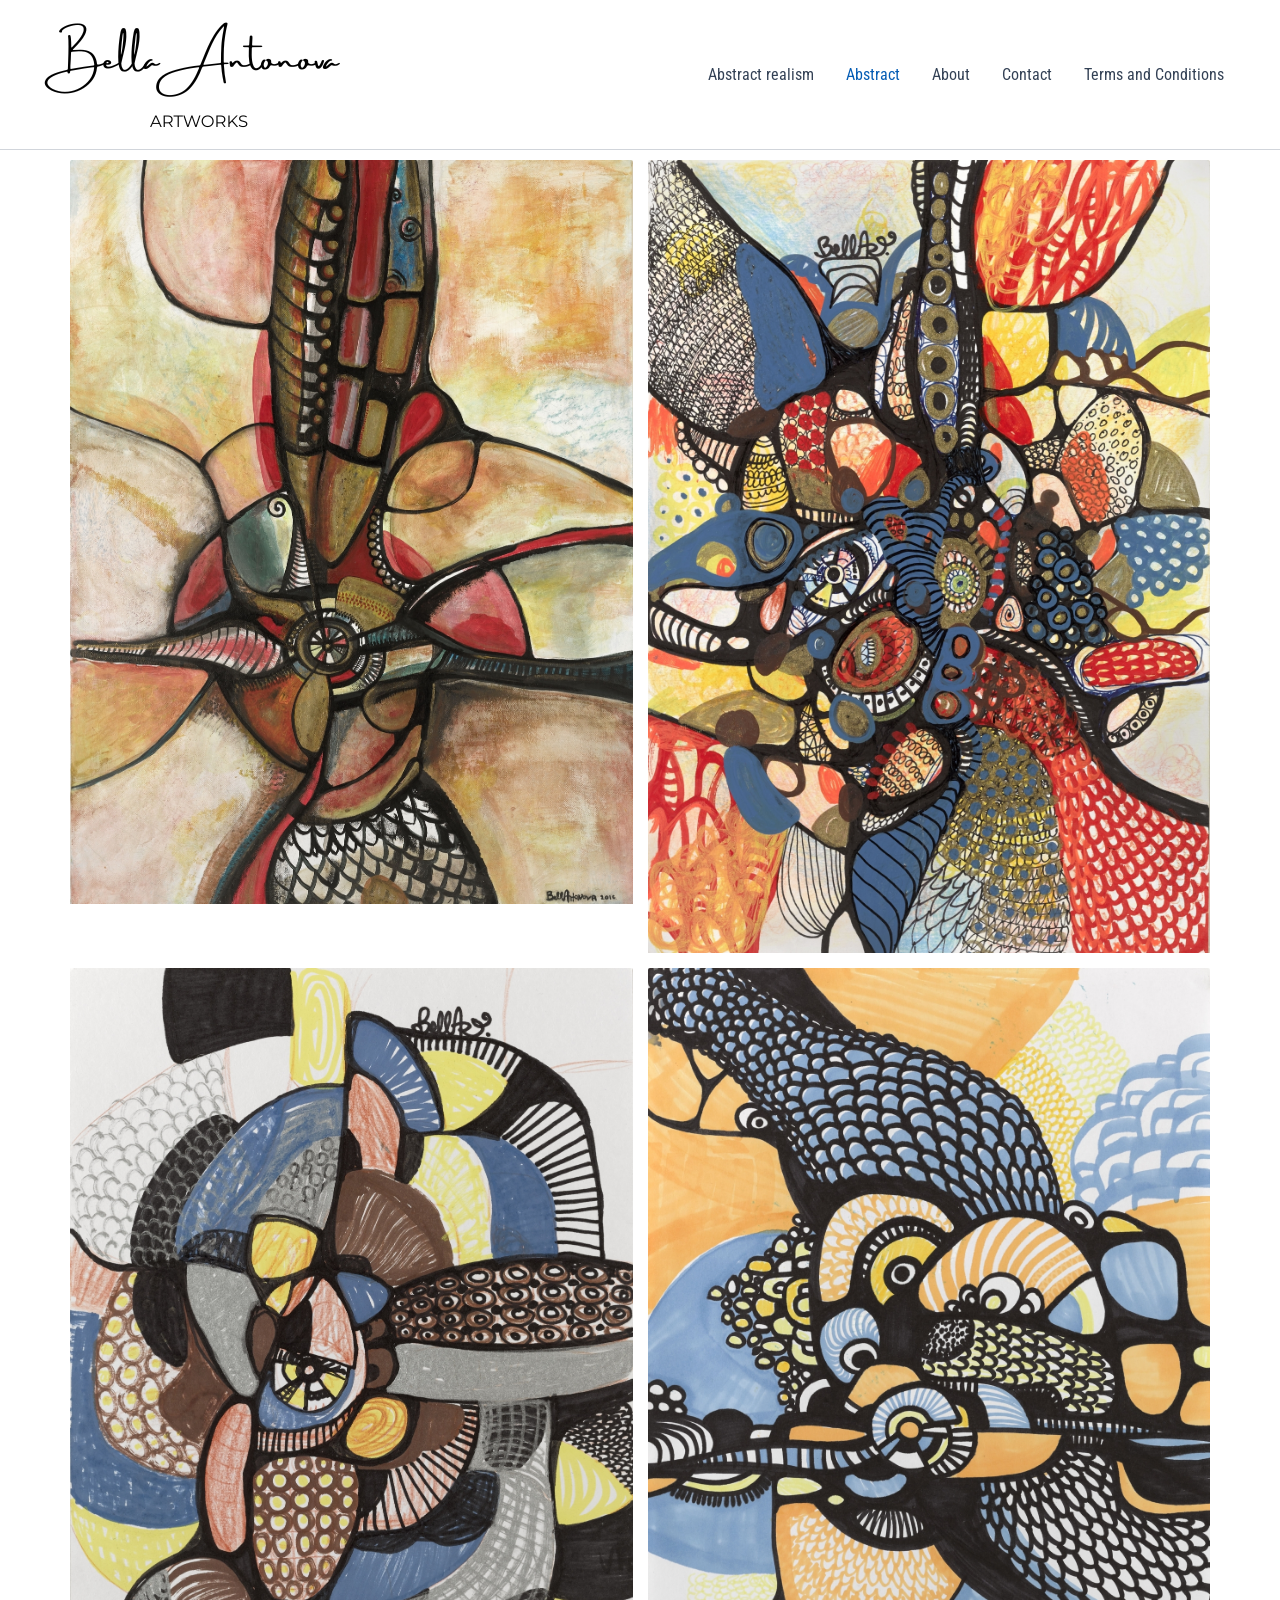
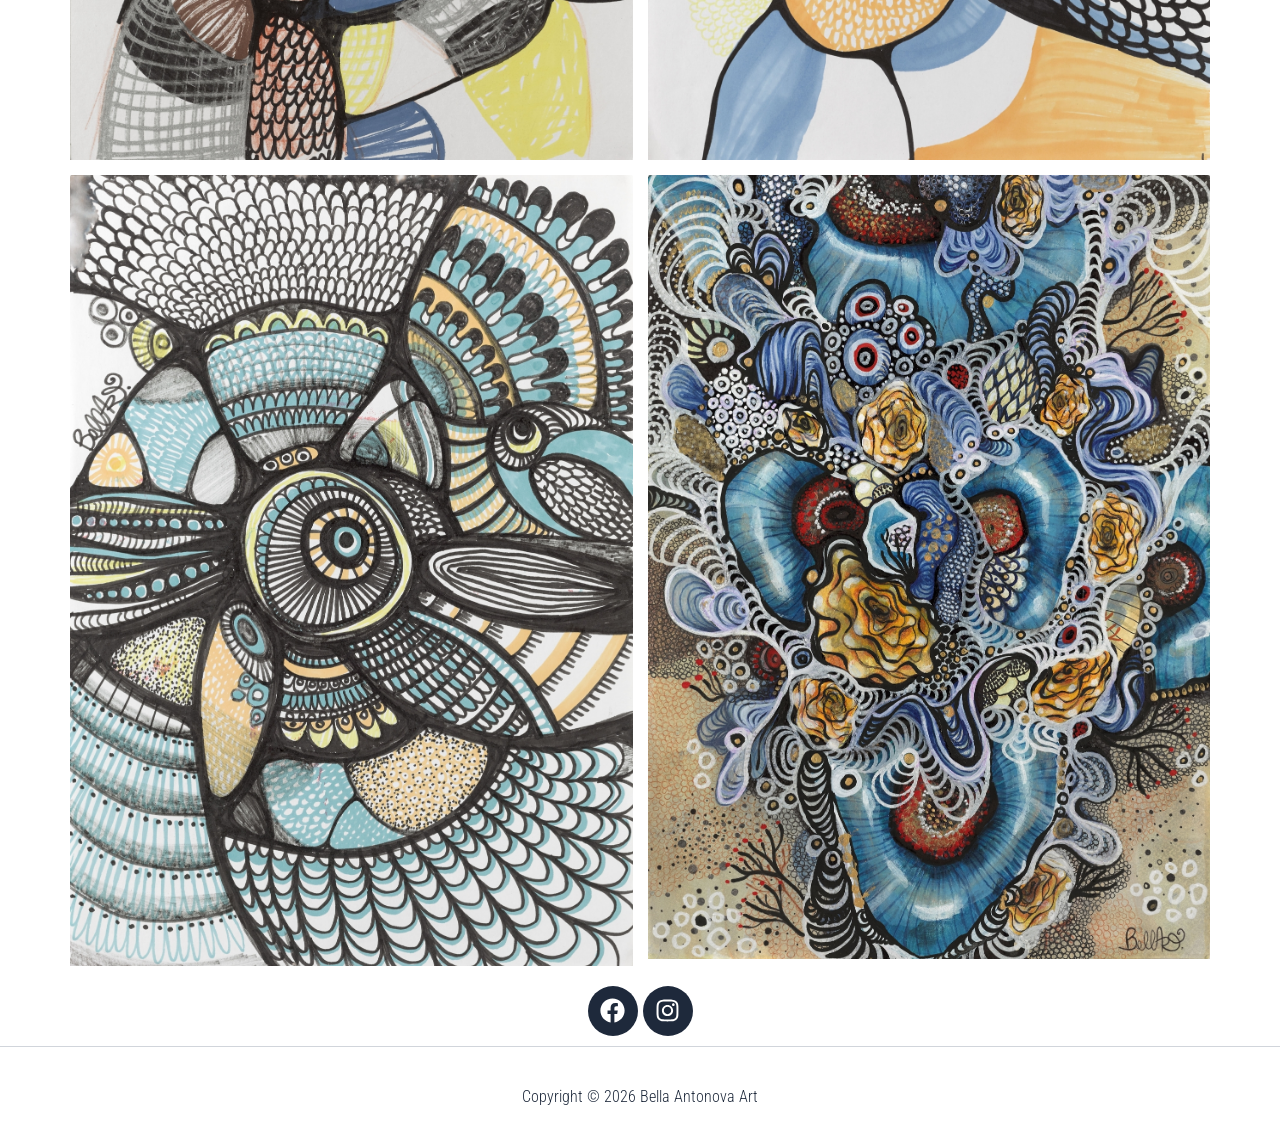
<file: abstract/index.html>
<!DOCTYPE html>
<html lang="en-GB">
<head><meta charset="UTF-8">

<meta name="viewport" content="width=device-width, initial-scale=1">
	<link rel="profile" href="https://gmpg.org/xfn/11"> 
	<title>Abstract</title>
<meta name="robots" content="max-image-preview:large">
<link rel="dns-prefetch" href="//fonts.googleapis.com">
<link rel="alternate" type="application/rss+xml" title=" » Feed" href="/feed/">
<link rel="alternate" type="application/rss+xml" title=" » Comments Feed" href="/comments/feed/">
<link rel="alternate" title="oEmbed (JSON)" type="application/json+oembed" href="/wp-json/oembed/1.0/embed?url=%2Fabstract%2F">
<link rel="alternate" title="oEmbed (XML)" type="text/xml+oembed" href="/wp-json/oembed/1.0/embed?url=%2Fabstract%2F&amp;format=xml">
<style id="wp-img-auto-sizes-contain-inline-css">
img:is([sizes=auto i],[sizes^="auto," i]){contain-intrinsic-size:3000px 1500px}
/*# sourceURL=wp-img-auto-sizes-contain-inline-css */
</style>
<link rel="stylesheet" id="astra-theme-css-css" href="/wp-content/themes/astra/assets/css/minified/main.min.css?ver=4.12.3" media="all">
<style id="astra-theme-css-inline-css">
:root{--ast-post-nav-space:0;--ast-container-default-xlg-padding:2.5em;--ast-container-default-lg-padding:2.5em;--ast-container-default-slg-padding:2em;--ast-container-default-md-padding:2.5em;--ast-container-default-sm-padding:2.5em;--ast-container-default-xs-padding:2.4em;--ast-container-default-xxs-padding:1.8em;--ast-code-block-background:#ECEFF3;--ast-comment-inputs-background:#F9FAFB;--ast-normal-container-width:1200px;--ast-narrow-container-width:750px;--ast-blog-title-font-weight:600;--ast-blog-meta-weight:600;--ast-global-color-primary:var(--ast-global-color-4);--ast-global-color-secondary:var(--ast-global-color-5);--ast-global-color-alternate-background:var(--ast-global-color-6);--ast-global-color-subtle-background:var(--ast-global-color-7);--ast-bg-style-guide:var( --ast-global-color-secondary,--ast-global-color-5 );--ast-shadow-style-guide:0px 0px 4px 0 #00000057;--ast-global-dark-bg-style:#fff;--ast-global-dark-lfs:#fbfbfb;--ast-widget-bg-color:#fafafa;--ast-wc-container-head-bg-color:#fbfbfb;--ast-title-layout-bg:#eeeeee;--ast-search-border-color:#e7e7e7;--ast-lifter-hover-bg:#e6e6e6;--ast-gallery-block-color:#000;--srfm-color-input-label:var(--ast-global-color-2);}html{font-size:100%;}a{color:var(--ast-global-color-0);}a:hover,a:focus{color:var(--ast-global-color-1);}body,button,input,select,textarea,.ast-button,.ast-custom-button{font-family:'Roboto Condensed',sans-serif;font-weight:400;font-size:16px;font-size:1rem;line-height:var(--ast-body-line-height,1.65);}blockquote{color:var(--ast-global-color-3);}h1,h2,h3,h4,h5,h6,.entry-content :where(h1,h2,h3,h4,h5,h6),.site-title,.site-title a{font-family:'Roboto Condensed',sans-serif;font-weight:400;}.ast-site-identity .site-title a{color:var(--ast-global-color-2);}.site-title{font-size:26px;font-size:1.625rem;display:block;}.site-header .site-description{font-size:15px;font-size:0.9375rem;display:none;}.entry-title{font-size:20px;font-size:1.25rem;}.ast-blog-single-element.ast-taxonomy-container a{font-size:14px;font-size:0.875rem;}.ast-blog-meta-container{font-size:13px;font-size:0.8125rem;}.archive .ast-article-post .ast-article-inner,.blog .ast-article-post .ast-article-inner,.archive .ast-article-post .ast-article-inner:hover,.blog .ast-article-post .ast-article-inner:hover{border-top-left-radius:6px;border-top-right-radius:6px;border-bottom-right-radius:6px;border-bottom-left-radius:6px;overflow:hidden;}h1,.entry-content :where(h1){font-size:36px;font-size:2.25rem;font-weight:400;font-family:'Roboto Condensed',sans-serif;line-height:1.4em;}h2,.entry-content :where(h2){font-size:30px;font-size:1.875rem;font-weight:300;font-family:'Roboto Condensed',sans-serif;line-height:1.3em;}h3,.entry-content :where(h3){font-size:24px;font-size:1.5rem;font-weight:300;font-family:'Roboto Condensed',sans-serif;line-height:1.3em;}h4,.entry-content :where(h4){font-size:20px;font-size:1.25rem;line-height:1.2em;font-weight:400;font-family:'Roboto Condensed',sans-serif;}h5,.entry-content :where(h5){font-size:18px;font-size:1.125rem;line-height:1.2em;font-weight:400;font-family:'Roboto Condensed',sans-serif;}h6,.entry-content :where(h6){font-size:16px;font-size:1rem;line-height:1.25em;font-weight:300;font-family:'Roboto Condensed',sans-serif;}::selection{background-color:var(--ast-global-color-0);color:#ffffff;}body,h1,h2,h3,h4,h5,h6,.entry-title a,.entry-content :where(h1,h2,h3,h4,h5,h6){color:var(--ast-global-color-3);}.tagcloud a:hover,.tagcloud a:focus,.tagcloud a.current-item{color:#ffffff;border-color:var(--ast-global-color-0);background-color:var(--ast-global-color-0);}input:focus,input[type="text"]:focus,input[type="email"]:focus,input[type="url"]:focus,input[type="password"]:focus,input[type="reset"]:focus,input[type="search"]:focus,textarea:focus{border-color:var(--ast-global-color-0);}input[type="radio"]:checked,input[type=reset],input[type="checkbox"]:checked,input[type="checkbox"]:hover:checked,input[type="checkbox"]:focus:checked,input[type=range]::-webkit-slider-thumb{border-color:var(--ast-global-color-0);background-color:var(--ast-global-color-0);box-shadow:none;}.site-footer a:hover + .post-count,.site-footer a:focus + .post-count{background:var(--ast-global-color-0);border-color:var(--ast-global-color-0);}.single .nav-links .nav-previous,.single .nav-links .nav-next{color:var(--ast-global-color-0);}.entry-meta,.entry-meta *{line-height:1.45;color:var(--ast-global-color-0);font-weight:600;}.entry-meta a:not(.ast-button):hover,.entry-meta a:not(.ast-button):hover *,.entry-meta a:not(.ast-button):focus,.entry-meta a:not(.ast-button):focus *,.page-links > .page-link,.page-links .page-link:hover,.post-navigation a:hover{color:var(--ast-global-color-1);}#cat option,.secondary .calendar_wrap thead a,.secondary .calendar_wrap thead a:visited{color:var(--ast-global-color-0);}.secondary .calendar_wrap #today,.ast-progress-val span{background:var(--ast-global-color-0);}.secondary a:hover + .post-count,.secondary a:focus + .post-count{background:var(--ast-global-color-0);border-color:var(--ast-global-color-0);}.calendar_wrap #today > a{color:#ffffff;}.page-links .page-link,.single .post-navigation a{color:var(--ast-global-color-3);}.ast-search-menu-icon .search-form button.search-submit{padding:0 4px;}.ast-search-menu-icon form.search-form{padding-right:0;}.ast-header-search .ast-search-menu-icon.ast-dropdown-active .search-form,.ast-header-search .ast-search-menu-icon.ast-dropdown-active .search-field:focus{transition:all 0.2s;}.search-form input.search-field:focus{outline:none;}.ast-mobile-header-content .ast-builder-layout-element:not(.ast-builder-menu):not(.ast-header-divider-element),.ast-mobile-popup-content .ast-builder-layout-element:not(.ast-builder-menu):not(.ast-header-divider-element){padding:15px 20px;}.ast-search-menu-icon .search-form button.search-submit:focus,.ast-theme-transparent-header .ast-header-search .ast-dropdown-active .ast-icon,.ast-theme-transparent-header .ast-inline-search .search-field:focus .ast-icon{color:var(--ast-global-color-1);}.ast-desktop .ast-header-search .slide-search .search-form{border:2px solid var(--ast-global-color-0);}.ast-header-search .slide-search .search-field{background-color:(--ast-global-dark-bg-style);}.ast-archive-title{color:var(--ast-global-color-2);}.widget-title{font-size:22px;font-size:1.375rem;color:var(--ast-global-color-2);}.ast-single-post .entry-content a,.ast-comment-content a:not(.ast-comment-edit-reply-wrap a){text-decoration:underline;}.ast-single-post .elementor-widget-button .elementor-button,.ast-single-post .entry-content .uagb-tab a,.ast-single-post .entry-content .uagb-ifb-cta a,.ast-single-post .entry-content .uabb-module-content a,.ast-single-post .entry-content .uagb-post-grid a,.ast-single-post .entry-content .uagb-timeline a,.ast-single-post .entry-content .uagb-toc__wrap a,.ast-single-post .entry-content .uagb-taxomony-box a,.entry-content .wp-block-latest-posts > li > a,.ast-single-post .entry-content .wp-block-file__button,a.ast-post-filter-single,.ast-single-post .ast-comment-content .comment-reply-link,.ast-single-post .ast-comment-content .comment-edit-link{text-decoration:none;}.ast-search-menu-icon.slide-search a:focus-visible:focus-visible,.astra-search-icon:focus-visible,#close:focus-visible,a:focus-visible,.ast-menu-toggle:focus-visible,.site .skip-link:focus-visible,.wp-block-loginout input:focus-visible,.wp-block-search.wp-block-search__button-inside .wp-block-search__inside-wrapper,.ast-header-navigation-arrow:focus-visible,.ast-orders-table__row .ast-orders-table__cell:focus-visible,a#ast-apply-coupon:focus-visible,#ast-apply-coupon:focus-visible,#close:focus-visible,.button.search-submit:focus-visible,#search_submit:focus,.normal-search:focus-visible,.ast-header-account-wrap:focus-visible,.astra-cart-drawer-close:focus,.ast-single-variation:focus,.ast-button:focus,.ast-builder-button-wrap:has(.ast-custom-button-link:focus),.ast-builder-button-wrap .ast-custom-button-link:focus{outline-style:dotted;outline-color:inherit;outline-width:thin;}input:focus,input[type="text"]:focus,input[type="email"]:focus,input[type="url"]:focus,input[type="password"]:focus,input[type="reset"]:focus,input[type="search"]:focus,input[type="number"]:focus,textarea:focus,.wp-block-search__input:focus,[data-section="section-header-mobile-trigger"] .ast-button-wrap .ast-mobile-menu-trigger-minimal:focus,.ast-mobile-popup-drawer.active .menu-toggle-close:focus,#ast-scroll-top:focus,#coupon_code:focus,#ast-coupon-code:focus{border-style:dotted;border-color:inherit;border-width:thin;}input{outline:none;}.ast-logo-title-inline .site-logo-img{padding-right:1em;}.site-logo-img img{ transition:all 0.2s linear;}body .ast-oembed-container *{position:absolute;top:0;width:100%;height:100%;left:0;}body .wp-block-embed-pocket-casts .ast-oembed-container *{position:unset;}.ast-single-post-featured-section + article {margin-top: 2em;}.site-content .ast-single-post-featured-section img {width: 100%;overflow: hidden;object-fit: cover;}.ast-separate-container .site-content .ast-single-post-featured-section + article {margin-top: -80px;z-index: 9;position: relative;border-radius: 4px;}@media (min-width: 922px) {.ast-no-sidebar .site-content .ast-article-image-container--wide {margin-left: -120px;margin-right: -120px;max-width: unset;width: unset;}.ast-left-sidebar .site-content .ast-article-image-container--wide,.ast-right-sidebar .site-content .ast-article-image-container--wide {margin-left: -10px;margin-right: -10px;}.site-content .ast-article-image-container--full {margin-left: calc( -50vw + 50%);margin-right: calc( -50vw + 50%);max-width: 100vw;width: 100vw;}.ast-left-sidebar .site-content .ast-article-image-container--full,.ast-right-sidebar .site-content .ast-article-image-container--full {margin-left: -10px;margin-right: -10px;max-width: inherit;width: auto;}}.site > .ast-single-related-posts-container {margin-top: 0;}@media (min-width: 922px) {.ast-desktop .ast-container--narrow {max-width: var(--ast-narrow-container-width);margin: 0 auto;}}.ast-page-builder-template .hentry {margin: 0;}.ast-page-builder-template .site-content > .ast-container {max-width: 100%;padding: 0;}.ast-page-builder-template .site .site-content #primary {padding: 0;margin: 0;}.ast-page-builder-template .no-results {text-align: center;margin: 4em auto;}.ast-page-builder-template .ast-pagination {padding: 2em;}.ast-page-builder-template .entry-header.ast-no-title.ast-no-thumbnail {margin-top: 0;}.ast-page-builder-template .entry-header.ast-header-without-markup {margin-top: 0;margin-bottom: 0;}.ast-page-builder-template .entry-header.ast-no-title.ast-no-meta {margin-bottom: 0;}.ast-page-builder-template.single .post-navigation {padding-bottom: 2em;}.ast-page-builder-template.single-post .site-content > .ast-container {max-width: 100%;}.ast-page-builder-template .entry-header {margin-top: 2em;margin-left: auto;margin-right: auto;}.ast-page-builder-template .ast-archive-description {margin: 2em auto 0;padding-left: 20px;padding-right: 20px;}.ast-page-builder-template .ast-row {margin-left: 0;margin-right: 0;}.single.ast-page-builder-template .entry-header + .entry-content,.single.ast-page-builder-template .ast-single-entry-banner + .site-content article .entry-content {margin-bottom: 2em;}@media(min-width: 921px) {.ast-page-builder-template.archive.ast-right-sidebar .ast-row article,.ast-page-builder-template.archive.ast-left-sidebar .ast-row article {padding-left: 0;padding-right: 0;}}input[type="text"],input[type="number"],input[type="email"],input[type="url"],input[type="password"],input[type="search"],input[type=reset],input[type=tel],input[type=date],select,textarea{font-size:16px;font-style:normal;font-weight:400;line-height:24px;width:100%;padding:12px 16px;border-radius:4px;box-shadow:0px 1px 2px 0px rgba(0,0,0,0.05);color:var(--ast-form-input-text,#475569);}input[type="text"],input[type="number"],input[type="email"],input[type="url"],input[type="password"],input[type="search"],input[type=reset],input[type=tel],input[type=date],select{height:40px;}input[type="date"]{border-width:1px;border-style:solid;border-color:var(--ast-border-color);background:var( --ast-global-color-secondary,--ast-global-color-5 );}input[type="text"]:focus,input[type="number"]:focus,input[type="email"]:focus,input[type="url"]:focus,input[type="password"]:focus,input[type="search"]:focus,input[type=reset]:focus,input[type="tel"]:focus,input[type="date"]:focus,select:focus,textarea:focus{border-color:#046BD2;box-shadow:none;outline:none;color:var(--ast-form-input-focus-text,#475569);}label,legend{color:var(--ast-global-color-2,#111827 );font-size:14px;font-style:normal;font-weight:500;line-height:20px;}select{padding:6px 10px;}fieldset{padding:30px;border-radius:4px;}button,.ast-button,.button,input[type="button"],input[type="reset"],input[type="submit"],a:where(.wp-block-button__link){border-radius:4px;box-shadow:0px 1px 2px 0px rgba(0,0,0,0.05);}:root{--ast-comment-inputs-background:#FFF;}::placeholder{color:var(--ast-form-field-color,#9CA3AF);}::-ms-input-placeholder{color:var(--ast-form-field-color,#9CA3AF);}@media (max-width:921.9px){#ast-desktop-header{display:none;}}@media (min-width:922px){#ast-mobile-header{display:none;}}.wp-block-buttons.aligncenter{justify-content:center;}@media (max-width:921px){.ast-theme-transparent-header #primary,.ast-theme-transparent-header #secondary{padding:0;}}@media (max-width:921px){.ast-plain-container.ast-no-sidebar #primary{padding:0;}}.ast-plain-container.ast-no-sidebar #primary{margin-top:0;margin-bottom:0;}.wp-block-button.is-style-outline .wp-block-button__link{border-color:var(--ast-global-color-0);}div.wp-block-button.is-style-outline > .wp-block-button__link:not(.has-text-color),div.wp-block-button.wp-block-button__link.is-style-outline:not(.has-text-color){color:var(--ast-global-color-0);}.wp-block-button.is-style-outline .wp-block-button__link:hover,.wp-block-buttons .wp-block-button.is-style-outline .wp-block-button__link:focus,.wp-block-buttons .wp-block-button.is-style-outline > .wp-block-button__link:not(.has-text-color):hover,.wp-block-buttons .wp-block-button.wp-block-button__link.is-style-outline:not(.has-text-color):hover{color:#ffffff;background-color:var(--ast-global-color-1);border-color:var(--ast-global-color-1);}.post-page-numbers.current .page-link,.ast-pagination .page-numbers.current{color:#ffffff;border-color:var(--ast-global-color-0);background-color:var(--ast-global-color-0);}.wp-block-buttons .wp-block-button.is-style-outline .wp-block-button__link.wp-element-button,.ast-outline-button,.wp-block-uagb-buttons-child .uagb-buttons-repeater.ast-outline-button{border-color:var(--ast-global-color-0);border-top-width:2px;border-right-width:2px;border-bottom-width:2px;border-left-width:2px;font-family:inherit;font-weight:500;font-size:16px;font-size:1rem;line-height:1em;padding-top:13px;padding-right:30px;padding-bottom:13px;padding-left:30px;}.wp-block-buttons .wp-block-button.is-style-outline > .wp-block-button__link:not(.has-text-color),.wp-block-buttons .wp-block-button.wp-block-button__link.is-style-outline:not(.has-text-color),.ast-outline-button{color:var(--ast-global-color-0);}.wp-block-button.is-style-outline .wp-block-button__link:hover,.wp-block-buttons .wp-block-button.is-style-outline .wp-block-button__link:focus,.wp-block-buttons .wp-block-button.is-style-outline > .wp-block-button__link:not(.has-text-color):hover,.wp-block-buttons .wp-block-button.wp-block-button__link.is-style-outline:not(.has-text-color):hover,.ast-outline-button:hover,.ast-outline-button:focus,.wp-block-uagb-buttons-child .uagb-buttons-repeater.ast-outline-button:hover,.wp-block-uagb-buttons-child .uagb-buttons-repeater.ast-outline-button:focus{color:#ffffff;background-color:var(--ast-global-color-1);border-color:var(--ast-global-color-1);}.ast-single-post .entry-content a.ast-outline-button,.ast-single-post .entry-content .is-style-outline>.wp-block-button__link{text-decoration:none;}.wp-block-button .wp-block-button__link.wp-element-button.is-style-outline:not(.has-background),.wp-block-button.is-style-outline>.wp-block-button__link.wp-element-button:not(.has-background),.ast-outline-button{background-color:transparent;}.uagb-buttons-repeater.ast-outline-button{border-radius:9999px;}@media (max-width:921px){.wp-block-buttons .wp-block-button.is-style-outline .wp-block-button__link.wp-element-button,.ast-outline-button,.wp-block-uagb-buttons-child .uagb-buttons-repeater.ast-outline-button{padding-top:12px;padding-right:28px;padding-bottom:12px;padding-left:28px;}}@media (max-width:544px){.wp-block-buttons .wp-block-button.is-style-outline .wp-block-button__link.wp-element-button,.ast-outline-button,.wp-block-uagb-buttons-child .uagb-buttons-repeater.ast-outline-button{padding-top:10px;padding-right:24px;padding-bottom:10px;padding-left:24px;}}.entry-content[data-ast-blocks-layout] > figure{margin-bottom:1em;}h1.widget-title{font-weight:400;}h2.widget-title{font-weight:300;}h3.widget-title{font-weight:300;}#page{display:flex;flex-direction:column;min-height:100vh;}.ast-404-layout-1 h1.page-title{color:var(--ast-global-color-2);}.single .post-navigation a{line-height:1em;height:inherit;}.error-404 .page-sub-title{font-size:1.5rem;font-weight:inherit;}.search .site-content .content-area .search-form{margin-bottom:0;}#page .site-content{flex-grow:1;}.widget{margin-bottom:1.25em;}#secondary li{line-height:1.5em;}#secondary .wp-block-group h2{margin-bottom:0.7em;}#secondary h2{font-size:1.7rem;}.ast-separate-container .ast-article-post,.ast-separate-container .ast-article-single,.ast-separate-container .comment-respond{padding:3em;}.ast-separate-container .ast-article-single .ast-article-single{padding:0;}.ast-article-single .wp-block-post-template-is-layout-grid{padding-left:0;}.ast-separate-container .comments-title,.ast-narrow-container .comments-title{padding:1.5em 2em;}.ast-page-builder-template .comment-form-textarea,.ast-comment-formwrap .ast-grid-common-col{padding:0;}.ast-comment-formwrap{padding:0;display:inline-flex;column-gap:20px;width:100%;margin-left:0;margin-right:0;}.comments-area textarea#comment:focus,.comments-area textarea#comment:active,.comments-area .ast-comment-formwrap input[type="text"]:focus,.comments-area .ast-comment-formwrap input[type="text"]:active {box-shadow:none;outline:none;}.archive.ast-page-builder-template .entry-header{margin-top:2em;}.ast-page-builder-template .ast-comment-formwrap{width:100%;}.entry-title{margin-bottom:0.6em;}.ast-archive-description p{font-size:inherit;font-weight:inherit;line-height:inherit;}.ast-separate-container .ast-comment-list li.depth-1,.hentry{margin-bottom:1.5em;}.site-content section.ast-archive-description{margin-bottom:2em;}@media (min-width:921px){.ast-left-sidebar.ast-page-builder-template #secondary,.archive.ast-right-sidebar.ast-page-builder-template .site-main{padding-left:20px;padding-right:20px;}}@media (max-width:544px){.ast-comment-formwrap.ast-row{column-gap:10px;display:inline-block;}#ast-commentform .ast-grid-common-col{position:relative;width:100%;}}@media (min-width:1201px){.ast-separate-container .ast-article-post,.ast-separate-container .ast-article-single,.ast-separate-container .ast-author-box,.ast-separate-container .ast-404-layout-1,.ast-separate-container .no-results{padding:3em;}}@media (max-width:921px){.ast-left-sidebar #content > .ast-container{display:flex;flex-direction:column-reverse;width:100%;}}@media (min-width:922px){.ast-separate-container.ast-right-sidebar #primary,.ast-separate-container.ast-left-sidebar #primary{border:0;}.search-no-results.ast-separate-container #primary{margin-bottom:4em;}}.wp-block-button .wp-block-button__link{color:#ffffff;}.wp-block-button .wp-block-button__link:hover,.wp-block-button .wp-block-button__link:focus{color:#ffffff;background-color:var(--ast-global-color-1);border-color:var(--ast-global-color-1);}.elementor-widget-heading h1.elementor-heading-title{line-height:1.4em;}.elementor-widget-heading h2.elementor-heading-title{line-height:1.3em;}.elementor-widget-heading h3.elementor-heading-title{line-height:1.3em;}.elementor-widget-heading h4.elementor-heading-title{line-height:1.2em;}.elementor-widget-heading h5.elementor-heading-title{line-height:1.2em;}.elementor-widget-heading h6.elementor-heading-title{line-height:1.25em;}.wp-block-button .wp-block-button__link,.wp-block-search .wp-block-search__button,body .wp-block-file .wp-block-file__button{border-color:var(--ast-global-color-0);background-color:var(--ast-global-color-0);color:#ffffff;font-family:inherit;font-weight:500;line-height:1em;font-size:16px;font-size:1rem;padding-top:15px;padding-right:30px;padding-bottom:15px;padding-left:30px;}.ast-single-post .entry-content .wp-block-button .wp-block-button__link,.ast-single-post .entry-content .wp-block-search .wp-block-search__button,body .entry-content .wp-block-file .wp-block-file__button{text-decoration:none;}@media (max-width:921px){.wp-block-button .wp-block-button__link,.wp-block-search .wp-block-search__button,body .wp-block-file .wp-block-file__button{padding-top:14px;padding-right:28px;padding-bottom:14px;padding-left:28px;}}@media (max-width:544px){.wp-block-button .wp-block-button__link,.wp-block-search .wp-block-search__button,body .wp-block-file .wp-block-file__button{padding-top:12px;padding-right:24px;padding-bottom:12px;padding-left:24px;}}.menu-toggle,button,.ast-button,.ast-custom-button,.button,input#submit,input[type="button"],input[type="submit"],input[type="reset"],#comments .submit,.search .search-submit,form[CLASS*="wp-block-search__"].wp-block-search .wp-block-search__inside-wrapper .wp-block-search__button,body .wp-block-file .wp-block-file__button,.search .search-submit{border-style:solid;border-top-width:0;border-right-width:0;border-left-width:0;border-bottom-width:0;color:#ffffff;border-color:var(--ast-global-color-0);background-color:var(--ast-global-color-0);padding-top:15px;padding-right:30px;padding-bottom:15px;padding-left:30px;font-family:inherit;font-weight:500;font-size:16px;font-size:1rem;line-height:1em;}button:focus,.menu-toggle:hover,button:hover,.ast-button:hover,.ast-custom-button:hover .button:hover,.ast-custom-button:hover ,input[type=reset]:hover,input[type=reset]:focus,input#submit:hover,input#submit:focus,input[type="button"]:hover,input[type="button"]:focus,input[type="submit"]:hover,input[type="submit"]:focus,form[CLASS*="wp-block-search__"].wp-block-search .wp-block-search__inside-wrapper .wp-block-search__button:hover,form[CLASS*="wp-block-search__"].wp-block-search .wp-block-search__inside-wrapper .wp-block-search__button:focus,body .wp-block-file .wp-block-file__button:hover,body .wp-block-file .wp-block-file__button:focus{color:#ffffff;background-color:var(--ast-global-color-1);border-color:var(--ast-global-color-1);}form[CLASS*="wp-block-search__"].wp-block-search .wp-block-search__inside-wrapper .wp-block-search__button.has-icon{padding-top:calc(15px - 3px);padding-right:calc(30px - 3px);padding-bottom:calc(15px - 3px);padding-left:calc(30px - 3px);}@media (max-width:921px){.menu-toggle,button,.ast-button,.ast-custom-button,.button,input#submit,input[type="button"],input[type="submit"],input[type="reset"],#comments .submit,.search .search-submit,form[CLASS*="wp-block-search__"].wp-block-search .wp-block-search__inside-wrapper .wp-block-search__button,body .wp-block-file .wp-block-file__button,.search .search-submit{padding-top:14px;padding-right:28px;padding-bottom:14px;padding-left:28px;}}@media (max-width:544px){.menu-toggle,button,.ast-button,.ast-custom-button,.button,input#submit,input[type="button"],input[type="submit"],input[type="reset"],#comments .submit,.search .search-submit,form[CLASS*="wp-block-search__"].wp-block-search .wp-block-search__inside-wrapper .wp-block-search__button,body .wp-block-file .wp-block-file__button,.search .search-submit{padding-top:12px;padding-right:24px;padding-bottom:12px;padding-left:24px;}}@media (max-width:921px){.ast-mobile-header-stack .main-header-bar .ast-search-menu-icon{display:inline-block;}.ast-header-break-point.ast-header-custom-item-outside .ast-mobile-header-stack .main-header-bar .ast-search-icon{margin:0;}.ast-comment-avatar-wrap img{max-width:2.5em;}.ast-comment-meta{padding:0 1.8888em 1.3333em;}}@media (min-width:544px){.ast-container{max-width:100%;}}@media (max-width:544px){.ast-separate-container .ast-article-post,.ast-separate-container .ast-article-single,.ast-separate-container .comments-title,.ast-separate-container .ast-archive-description{padding:1.5em 1em;}.ast-separate-container #content .ast-container{padding-left:0.54em;padding-right:0.54em;}.ast-separate-container .ast-comment-list .bypostauthor{padding:.5em;}.ast-search-menu-icon.ast-dropdown-active .search-field{width:170px;}} #ast-mobile-header .ast-site-header-cart-li a{pointer-events:none;}.ast-separate-container{background-color:var(--ast-global-color-5);}@media (max-width:921px){.site-title{display:block;}.site-header .site-description{display:none;}h1,.entry-content :where(h1){font-size:30px;font-size:1.875rem;}h2,.entry-content :where(h2){font-size:25px;font-size:1.5625rem;}h3,.entry-content :where(h3){font-size:20px;font-size:1.25rem;}}@media (max-width:544px){.site-title{display:block;}.site-header .site-description{display:none;}h1,.entry-content :where(h1){font-size:30px;font-size:1.875rem;}h2,.entry-content :where(h2){font-size:25px;font-size:1.5625rem;}h3,.entry-content :where(h3){font-size:20px;font-size:1.25rem;}}@media (max-width:921px){html{font-size:91.2%;}}@media (max-width:544px){html{font-size:91.2%;}}@media (min-width:922px){.ast-container{max-width:1240px;}}@media (min-width:922px){.site-content .ast-container{display:flex;}}@media (max-width:921px){.site-content .ast-container{flex-direction:column;}}.entry-content :where(h1,h2,h3,h4,h5,h6){clear:none;}@media (min-width:922px){.main-header-menu .sub-menu .menu-item.ast-left-align-sub-menu:hover > .sub-menu,.main-header-menu .sub-menu .menu-item.ast-left-align-sub-menu.focus > .sub-menu{margin-left:-0px;}}.entry-content li > p{margin-bottom:0;}.site .comments-area{padding-bottom:2em;margin-top:2em;}.wp-block-file {display: flex;align-items: center;flex-wrap: wrap;justify-content: space-between;}.wp-block-pullquote {border: none;}.wp-block-pullquote blockquote::before {content: "\201D";font-family: "Helvetica",sans-serif;display: flex;transform: rotate( 180deg );font-size: 6rem;font-style: normal;line-height: 1;font-weight: bold;align-items: center;justify-content: center;}.has-text-align-right > blockquote::before {justify-content: flex-start;}.has-text-align-left > blockquote::before {justify-content: flex-end;}figure.wp-block-pullquote.is-style-solid-color blockquote {max-width: 100%;text-align: inherit;}:root {--wp--custom--ast-default-block-top-padding: 3em;--wp--custom--ast-default-block-right-padding: 3em;--wp--custom--ast-default-block-bottom-padding: 3em;--wp--custom--ast-default-block-left-padding: 3em;--wp--custom--ast-container-width: 1200px;--wp--custom--ast-content-width-size: 1200px;--wp--custom--ast-wide-width-size: calc(1200px + var(--wp--custom--ast-default-block-left-padding) + var(--wp--custom--ast-default-block-right-padding));}.ast-narrow-container {--wp--custom--ast-content-width-size: 750px;--wp--custom--ast-wide-width-size: 750px;}@media(max-width: 921px) {:root {--wp--custom--ast-default-block-top-padding: 3em;--wp--custom--ast-default-block-right-padding: 2em;--wp--custom--ast-default-block-bottom-padding: 3em;--wp--custom--ast-default-block-left-padding: 2em;}}@media(max-width: 544px) {:root {--wp--custom--ast-default-block-top-padding: 3em;--wp--custom--ast-default-block-right-padding: 1.5em;--wp--custom--ast-default-block-bottom-padding: 3em;--wp--custom--ast-default-block-left-padding: 1.5em;}}.entry-content > .wp-block-group,.entry-content > .wp-block-cover,.entry-content > .wp-block-columns {padding-top: var(--wp--custom--ast-default-block-top-padding);padding-right: var(--wp--custom--ast-default-block-right-padding);padding-bottom: var(--wp--custom--ast-default-block-bottom-padding);padding-left: var(--wp--custom--ast-default-block-left-padding);}.ast-plain-container.ast-no-sidebar .entry-content > .alignfull,.ast-page-builder-template .ast-no-sidebar .entry-content > .alignfull {margin-left: calc( -50vw + 50%);margin-right: calc( -50vw + 50%);max-width: 100vw;width: 100vw;}.ast-plain-container.ast-no-sidebar .entry-content .alignfull .alignfull,.ast-page-builder-template.ast-no-sidebar .entry-content .alignfull .alignfull,.ast-plain-container.ast-no-sidebar .entry-content .alignfull .alignwide,.ast-page-builder-template.ast-no-sidebar .entry-content .alignfull .alignwide,.ast-plain-container.ast-no-sidebar .entry-content .alignwide .alignfull,.ast-page-builder-template.ast-no-sidebar .entry-content .alignwide .alignfull,.ast-plain-container.ast-no-sidebar .entry-content .alignwide .alignwide,.ast-page-builder-template.ast-no-sidebar .entry-content .alignwide .alignwide,.ast-plain-container.ast-no-sidebar .entry-content .wp-block-column .alignfull,.ast-page-builder-template.ast-no-sidebar .entry-content .wp-block-column .alignfull,.ast-plain-container.ast-no-sidebar .entry-content .wp-block-column .alignwide,.ast-page-builder-template.ast-no-sidebar .entry-content .wp-block-column .alignwide {margin-left: auto;margin-right: auto;width: 100%;}[data-ast-blocks-layout] .wp-block-separator:not(.is-style-dots) {height: 0;}[data-ast-blocks-layout] .wp-block-separator {margin: 20px auto;}[data-ast-blocks-layout] .wp-block-separator:not(.is-style-wide):not(.is-style-dots) {max-width: 100px;}[data-ast-blocks-layout] .wp-block-separator.has-background {padding: 0;}.entry-content[data-ast-blocks-layout] > * {max-width: var(--wp--custom--ast-content-width-size);margin-left: auto;margin-right: auto;}.entry-content[data-ast-blocks-layout] > .alignwide {max-width: var(--wp--custom--ast-wide-width-size);}.entry-content[data-ast-blocks-layout] .alignfull {max-width: none;}.entry-content .wp-block-columns {margin-bottom: 0;}blockquote {margin: 1.5em;border-color: rgba(0,0,0,0.05);}.wp-block-quote:not(.has-text-align-right):not(.has-text-align-center) {border-left: 5px solid rgba(0,0,0,0.05);}.has-text-align-right > blockquote,blockquote.has-text-align-right {border-right: 5px solid rgba(0,0,0,0.05);}.has-text-align-left > blockquote,blockquote.has-text-align-left {border-left: 5px solid rgba(0,0,0,0.05);}.wp-block-site-tagline,.wp-block-latest-posts .read-more {margin-top: 15px;}.wp-block-loginout p label {display: block;}.wp-block-loginout p:not(.login-remember):not(.login-submit) input {width: 100%;}.wp-block-loginout input:focus {border-color: transparent;}.wp-block-loginout input:focus {outline: thin dotted;}.entry-content .wp-block-media-text .wp-block-media-text__content {padding: 0 0 0 8%;}.entry-content .wp-block-media-text.has-media-on-the-right .wp-block-media-text__content {padding: 0 8% 0 0;}.entry-content .wp-block-media-text.has-background .wp-block-media-text__content {padding: 8%;}.entry-content .wp-block-cover:not([class*="background-color"]):not(.has-text-color.has-link-color) .wp-block-cover__inner-container,.entry-content .wp-block-cover:not([class*="background-color"]) .wp-block-cover-image-text,.entry-content .wp-block-cover:not([class*="background-color"]) .wp-block-cover-text,.entry-content .wp-block-cover-image:not([class*="background-color"]) .wp-block-cover__inner-container,.entry-content .wp-block-cover-image:not([class*="background-color"]) .wp-block-cover-image-text,.entry-content .wp-block-cover-image:not([class*="background-color"]) .wp-block-cover-text {color: var(--ast-global-color-primary,var(--ast-global-color-5));}.wp-block-loginout .login-remember input {width: 1.1rem;height: 1.1rem;margin: 0 5px 4px 0;vertical-align: middle;}.wp-block-latest-posts > li > *:first-child,.wp-block-latest-posts:not(.is-grid) > li:first-child {margin-top: 0;}.entry-content > .wp-block-buttons,.entry-content > .wp-block-uagb-buttons {margin-bottom: 1.5em;}.wp-block-search__inside-wrapper .wp-block-search__input {padding: 0 10px;color: var(--ast-global-color-3);background: var(--ast-global-color-primary,var(--ast-global-color-5));border-color: var(--ast-border-color);}.wp-block-latest-posts .read-more {margin-bottom: 1.5em;}.wp-block-search__no-button .wp-block-search__inside-wrapper .wp-block-search__input {padding-top: 5px;padding-bottom: 5px;}.wp-block-latest-posts .wp-block-latest-posts__post-date,.wp-block-latest-posts .wp-block-latest-posts__post-author {font-size: 1rem;}.wp-block-latest-posts > li > *,.wp-block-latest-posts:not(.is-grid) > li {margin-top: 12px;margin-bottom: 12px;}.ast-page-builder-template .entry-content[data-ast-blocks-layout] > .alignwide:where(:not(.uagb-is-root-container):not(.spectra-is-root-container)) > * {max-width: var(--wp--custom--ast-wide-width-size);}.ast-page-builder-template .entry-content[data-ast-blocks-layout] > .inherit-container-width > *,.ast-page-builder-template .entry-content[data-ast-blocks-layout] > *:not(.wp-block-group):where(:not(.uagb-is-root-container):not(.spectra-is-root-container)) > *,.entry-content[data-ast-blocks-layout] > .wp-block-cover .wp-block-cover__inner-container {max-width: none ;margin-left: auto;margin-right: auto;}.ast-page-builder-template .entry-content[data-ast-blocks-layout] > *,.ast-page-builder-template .entry-content[data-ast-blocks-layout] > .alignfull:where(:not(.wp-block-group):not(.uagb-is-root-container):not(.spectra-is-root-container)) > * {max-width: none;}.entry-content[data-ast-blocks-layout] .wp-block-cover:not(.alignleft):not(.alignright) {width: auto;}@media(max-width: 1200px) {.ast-separate-container .entry-content > .alignfull,.ast-separate-container .entry-content[data-ast-blocks-layout] > .alignwide,.ast-plain-container .entry-content[data-ast-blocks-layout] > .alignwide,.ast-plain-container .entry-content .alignfull {margin-left: calc(-1 * min(var(--ast-container-default-xlg-padding),20px)) ;margin-right: calc(-1 * min(var(--ast-container-default-xlg-padding),20px));}}@media(min-width: 1201px) {.ast-separate-container .entry-content > .alignfull {margin-left: calc(-1 * var(--ast-container-default-xlg-padding) );margin-right: calc(-1 * var(--ast-container-default-xlg-padding) );}.ast-separate-container .entry-content[data-ast-blocks-layout] > .alignwide,.ast-plain-container .entry-content[data-ast-blocks-layout] > .alignwide {margin-left: auto;margin-right: auto;}}@media(min-width: 921px) {.ast-separate-container .entry-content .wp-block-group.alignwide:not(.inherit-container-width) > :where(:not(.alignleft):not(.alignright)),.ast-plain-container .entry-content .wp-block-group.alignwide:not(.inherit-container-width) > :where(:not(.alignleft):not(.alignright)) {max-width: calc( var(--wp--custom--ast-content-width-size) + 80px );}.ast-plain-container.ast-right-sidebar .entry-content[data-ast-blocks-layout] .alignfull,.ast-plain-container.ast-left-sidebar .entry-content[data-ast-blocks-layout] .alignfull {margin-left: -60px;margin-right: -60px;}}@media(min-width: 544px) {.entry-content > .alignleft {margin-right: 20px;}.entry-content > .alignright {margin-left: 20px;}}@media (max-width:544px){.wp-block-columns .wp-block-column:not(:last-child){margin-bottom:20px;}.wp-block-latest-posts{margin:0;}}@media( max-width: 600px ) {.entry-content .wp-block-media-text .wp-block-media-text__content,.entry-content .wp-block-media-text.has-media-on-the-right .wp-block-media-text__content {padding: 8% 0 0;}.entry-content .wp-block-media-text.has-background .wp-block-media-text__content {padding: 8%;}}.ast-page-builder-template .entry-header {padding-left: 0;}.ast-narrow-container .site-content .wp-block-uagb-image--align-full .wp-block-uagb-image__figure {max-width: 100%;margin-left: auto;margin-right: auto;}.entry-content ul,.entry-content ol {padding: revert;margin: revert;padding-left: 20px;}.entry-content ul.wc-block-product-template{padding: 0;}:root .has-ast-global-color-0-color{color:var(--ast-global-color-0);}:root .has-ast-global-color-0-background-color{background-color:var(--ast-global-color-0);}:root .wp-block-button .has-ast-global-color-0-color{color:var(--ast-global-color-0);}:root .wp-block-button .has-ast-global-color-0-background-color{background-color:var(--ast-global-color-0);}:root .has-ast-global-color-1-color{color:var(--ast-global-color-1);}:root .has-ast-global-color-1-background-color{background-color:var(--ast-global-color-1);}:root .wp-block-button .has-ast-global-color-1-color{color:var(--ast-global-color-1);}:root .wp-block-button .has-ast-global-color-1-background-color{background-color:var(--ast-global-color-1);}:root .has-ast-global-color-2-color{color:var(--ast-global-color-2);}:root .has-ast-global-color-2-background-color{background-color:var(--ast-global-color-2);}:root .wp-block-button .has-ast-global-color-2-color{color:var(--ast-global-color-2);}:root .wp-block-button .has-ast-global-color-2-background-color{background-color:var(--ast-global-color-2);}:root .has-ast-global-color-3-color{color:var(--ast-global-color-3);}:root .has-ast-global-color-3-background-color{background-color:var(--ast-global-color-3);}:root .wp-block-button .has-ast-global-color-3-color{color:var(--ast-global-color-3);}:root .wp-block-button .has-ast-global-color-3-background-color{background-color:var(--ast-global-color-3);}:root .has-ast-global-color-4-color{color:var(--ast-global-color-4);}:root .has-ast-global-color-4-background-color{background-color:var(--ast-global-color-4);}:root .wp-block-button .has-ast-global-color-4-color{color:var(--ast-global-color-4);}:root .wp-block-button .has-ast-global-color-4-background-color{background-color:var(--ast-global-color-4);}:root .has-ast-global-color-5-color{color:var(--ast-global-color-5);}:root .has-ast-global-color-5-background-color{background-color:var(--ast-global-color-5);}:root .wp-block-button .has-ast-global-color-5-color{color:var(--ast-global-color-5);}:root .wp-block-button .has-ast-global-color-5-background-color{background-color:var(--ast-global-color-5);}:root .has-ast-global-color-6-color{color:var(--ast-global-color-6);}:root .has-ast-global-color-6-background-color{background-color:var(--ast-global-color-6);}:root .wp-block-button .has-ast-global-color-6-color{color:var(--ast-global-color-6);}:root .wp-block-button .has-ast-global-color-6-background-color{background-color:var(--ast-global-color-6);}:root .has-ast-global-color-7-color{color:var(--ast-global-color-7);}:root .has-ast-global-color-7-background-color{background-color:var(--ast-global-color-7);}:root .wp-block-button .has-ast-global-color-7-color{color:var(--ast-global-color-7);}:root .wp-block-button .has-ast-global-color-7-background-color{background-color:var(--ast-global-color-7);}:root .has-ast-global-color-8-color{color:var(--ast-global-color-8);}:root .has-ast-global-color-8-background-color{background-color:var(--ast-global-color-8);}:root .wp-block-button .has-ast-global-color-8-color{color:var(--ast-global-color-8);}:root .wp-block-button .has-ast-global-color-8-background-color{background-color:var(--ast-global-color-8);}:root{--ast-global-color-0:#046bd2;--ast-global-color-1:#045cb4;--ast-global-color-2:#1e293b;--ast-global-color-3:#334155;--ast-global-color-4:#FFFFFF;--ast-global-color-5:#F0F5FA;--ast-global-color-6:#111111;--ast-global-color-7:#D1D5DB;--ast-global-color-8:#111111;}:root {--ast-border-color : var(--ast-global-color-7);}.ast-single-entry-banner {-js-display: flex;display: flex;flex-direction: column;justify-content: center;text-align: center;position: relative;background: var(--ast-title-layout-bg);}.ast-single-entry-banner[data-banner-layout="layout-1"] {max-width: 1200px;background: inherit;padding: 20px 0;}.ast-single-entry-banner[data-banner-width-type="custom"] {margin: 0 auto;width: 100%;}.ast-single-entry-banner + .site-content .entry-header {margin-bottom: 0;}.site .ast-author-avatar {--ast-author-avatar-size: ;}a.ast-underline-text {text-decoration: underline;}.ast-container > .ast-terms-link {position: relative;display: block;}a.ast-button.ast-badge-tax {padding: 4px 8px;border-radius: 3px;font-size: inherit;}header.entry-header{text-align:left;}header.entry-header .entry-title{font-weight:600;font-size:32px;font-size:2rem;}header.entry-header > *:not(:last-child){margin-bottom:10px;}header.entry-header .post-thumb-img-content{text-align:center;}header.entry-header .post-thumb img,.ast-single-post-featured-section.post-thumb img{aspect-ratio:16/9;width:100%;height:100%;}@media (max-width:921px){header.entry-header{text-align:left;}}@media (max-width:544px){header.entry-header{text-align:left;}}.ast-archive-entry-banner {-js-display: flex;display: flex;flex-direction: column;justify-content: center;text-align: center;position: relative;background: var(--ast-title-layout-bg);}.ast-archive-entry-banner[data-banner-width-type="custom"] {margin: 0 auto;width: 100%;}.ast-archive-entry-banner[data-banner-layout="layout-1"] {background: inherit;padding: 20px 0;text-align: left;}body.archive .ast-archive-description{max-width:1200px;width:100%;text-align:left;padding-top:3em;padding-right:3em;padding-bottom:3em;padding-left:3em;}body.archive .ast-archive-description .ast-archive-title,body.archive .ast-archive-description .ast-archive-title *{font-weight:600;font-size:32px;font-size:2rem;}body.archive .ast-archive-description > *:not(:last-child){margin-bottom:10px;}@media (max-width:921px){body.archive .ast-archive-description{text-align:left;}}@media (max-width:544px){body.archive .ast-archive-description{text-align:left;}}.ast-breadcrumbs .trail-browse,.ast-breadcrumbs .trail-items,.ast-breadcrumbs .trail-items li{display:inline-block;margin:0;padding:0;border:none;background:inherit;text-indent:0;text-decoration:none;}.ast-breadcrumbs .trail-browse{font-size:inherit;font-style:inherit;font-weight:inherit;color:inherit;}.ast-breadcrumbs .trail-items{list-style:none;}.trail-items li::after{padding:0 0.3em;content:"\00bb";}.trail-items li:last-of-type::after{display:none;}h1,h2,h3,h4,h5,h6,.entry-content :where(h1,h2,h3,h4,h5,h6){color:var(--ast-global-color-2);}.entry-title a{color:var(--ast-global-color-2);}@media (max-width:921px){.ast-builder-grid-row-container.ast-builder-grid-row-tablet-3-firstrow .ast-builder-grid-row > *:first-child,.ast-builder-grid-row-container.ast-builder-grid-row-tablet-3-lastrow .ast-builder-grid-row > *:last-child{grid-column:1 / -1;}}@media (max-width:544px){.ast-builder-grid-row-container.ast-builder-grid-row-mobile-3-firstrow .ast-builder-grid-row > *:first-child,.ast-builder-grid-row-container.ast-builder-grid-row-mobile-3-lastrow .ast-builder-grid-row > *:last-child{grid-column:1 / -1;}}.ast-builder-layout-element[data-section="title_tagline"]{display:flex;}@media (max-width:921px){.ast-header-break-point .ast-builder-layout-element[data-section="title_tagline"]{display:flex;}}@media (max-width:544px){.ast-header-break-point .ast-builder-layout-element[data-section="title_tagline"]{display:flex;}}.ast-builder-menu-1{font-family:inherit;font-weight:inherit;}.ast-builder-menu-1 .menu-item > .menu-link{color:var(--ast-global-color-3);}.ast-builder-menu-1 .menu-item > .ast-menu-toggle{color:var(--ast-global-color-3);}.ast-builder-menu-1 .menu-item:hover > .menu-link,.ast-builder-menu-1 .inline-on-mobile .menu-item:hover > .ast-menu-toggle{color:var(--ast-global-color-1);}.ast-builder-menu-1 .menu-item:hover > .ast-menu-toggle{color:var(--ast-global-color-1);}.ast-builder-menu-1 .menu-item.current-menu-item > .menu-link,.ast-builder-menu-1 .inline-on-mobile .menu-item.current-menu-item > .ast-menu-toggle,.ast-builder-menu-1 .current-menu-ancestor > .menu-link{color:var(--ast-global-color-1);}.ast-builder-menu-1 .menu-item.current-menu-item > .ast-menu-toggle{color:var(--ast-global-color-1);}.ast-builder-menu-1 .sub-menu,.ast-builder-menu-1 .inline-on-mobile .sub-menu{border-top-width:2px;border-bottom-width:0px;border-right-width:0px;border-left-width:0px;border-color:var(--ast-global-color-0);border-style:solid;}.ast-builder-menu-1 .sub-menu .sub-menu{top:-2px;}.ast-builder-menu-1 .main-header-menu > .menu-item > .sub-menu,.ast-builder-menu-1 .main-header-menu > .menu-item > .astra-full-megamenu-wrapper{margin-top:0px;}.ast-desktop .ast-builder-menu-1 .main-header-menu > .menu-item > .sub-menu:before,.ast-desktop .ast-builder-menu-1 .main-header-menu > .menu-item > .astra-full-megamenu-wrapper:before{height:calc( 0px + 2px + 5px );}.ast-desktop .ast-builder-menu-1 .menu-item .sub-menu .menu-link{border-style:none;}@media (max-width:921px){.ast-header-break-point .ast-builder-menu-1 .menu-item.menu-item-has-children > .ast-menu-toggle{top:0;}.ast-builder-menu-1 .inline-on-mobile .menu-item.menu-item-has-children > .ast-menu-toggle{right:-15px;}.ast-builder-menu-1 .menu-item-has-children > .menu-link:after{content:unset;}.ast-builder-menu-1 .main-header-menu > .menu-item > .sub-menu,.ast-builder-menu-1 .main-header-menu > .menu-item > .astra-full-megamenu-wrapper{margin-top:0;}}@media (max-width:544px){.ast-header-break-point .ast-builder-menu-1 .menu-item.menu-item-has-children > .ast-menu-toggle{top:0;}.ast-builder-menu-1 .main-header-menu > .menu-item > .sub-menu,.ast-builder-menu-1 .main-header-menu > .menu-item > .astra-full-megamenu-wrapper{margin-top:0;}}.ast-builder-menu-1{display:flex;}@media (max-width:921px){.ast-header-break-point .ast-builder-menu-1{display:flex;}}@media (max-width:544px){.ast-header-break-point .ast-builder-menu-1{display:flex;}}.site-below-footer-wrap{padding-top:20px;padding-bottom:20px;}.site-below-footer-wrap[data-section="section-below-footer-builder"]{background-color:var(--ast-global-color-4 );background-image:none;min-height:60px;border-style:solid;border-width:0px;border-top-width:1px;border-top-color:var( --ast-global-color-subtle-background,--ast-global-color-7 );}.site-below-footer-wrap[data-section="section-below-footer-builder"] .ast-builder-grid-row{max-width:1200px;min-height:60px;margin-left:auto;margin-right:auto;}.site-below-footer-wrap[data-section="section-below-footer-builder"] .ast-builder-grid-row,.site-below-footer-wrap[data-section="section-below-footer-builder"] .site-footer-section{align-items:center;}.site-below-footer-wrap[data-section="section-below-footer-builder"].ast-footer-row-inline .site-footer-section{display:flex;margin-bottom:0;}.ast-builder-grid-row-full .ast-builder-grid-row{grid-template-columns:1fr;}@media (max-width:921px){.site-below-footer-wrap[data-section="section-below-footer-builder"].ast-footer-row-tablet-inline .site-footer-section{display:flex;margin-bottom:0;}.site-below-footer-wrap[data-section="section-below-footer-builder"].ast-footer-row-tablet-stack .site-footer-section{display:block;margin-bottom:10px;}.ast-builder-grid-row-container.ast-builder-grid-row-tablet-full .ast-builder-grid-row{grid-template-columns:1fr;}}@media (max-width:544px){.site-below-footer-wrap[data-section="section-below-footer-builder"].ast-footer-row-mobile-inline .site-footer-section{display:flex;margin-bottom:0;}.site-below-footer-wrap[data-section="section-below-footer-builder"].ast-footer-row-mobile-stack .site-footer-section{display:block;margin-bottom:10px;}.ast-builder-grid-row-container.ast-builder-grid-row-mobile-full .ast-builder-grid-row{grid-template-columns:1fr;}}.site-below-footer-wrap[data-section="section-below-footer-builder"]{display:grid;}@media (max-width:921px){.ast-header-break-point .site-below-footer-wrap[data-section="section-below-footer-builder"]{display:grid;}}@media (max-width:544px){.ast-header-break-point .site-below-footer-wrap[data-section="section-below-footer-builder"]{display:grid;}}.ast-footer-copyright{text-align:center;}.ast-footer-copyright.site-footer-focus-item {color:var(--ast-global-color-3);}@media (max-width:921px){.ast-footer-copyright{text-align:center;}}@media (max-width:544px){.ast-footer-copyright{text-align:center;}}.ast-footer-copyright.site-footer-focus-item {font-size:16px;font-size:1rem;}.ast-footer-copyright.ast-builder-layout-element{display:flex;}@media (max-width:921px){.ast-header-break-point .ast-footer-copyright.ast-builder-layout-element{display:flex;}}@media (max-width:544px){.ast-header-break-point .ast-footer-copyright.ast-builder-layout-element{display:flex;}}.footer-widget-area.widget-area.site-footer-focus-item{width:auto;}.ast-footer-row-inline .footer-widget-area.widget-area.site-footer-focus-item{width:100%;}.elementor-widget-heading .elementor-heading-title{margin:0;}.elementor-page .ast-menu-toggle{color:unset !important;background:unset !important;}.elementor-post.elementor-grid-item.hentry{margin-bottom:0;}.woocommerce div.product .elementor-element.elementor-products-grid .related.products ul.products li.product,.elementor-element .elementor-wc-products .woocommerce[class*='columns-'] ul.products li.product{width:auto;margin:0;float:none;}.elementor-toc__list-wrapper{margin:0;}body .elementor hr{background-color:#ccc;margin:0;}.ast-left-sidebar .elementor-section.elementor-section-stretched,.ast-right-sidebar .elementor-section.elementor-section-stretched{max-width:100%;left:0 !important;}.elementor-posts-container [CLASS*="ast-width-"]{width:100%;}.elementor-template-full-width .ast-container{display:block;}.elementor-screen-only,.screen-reader-text,.screen-reader-text span,.ui-helper-hidden-accessible{top:0 !important;}@media (max-width:544px){.elementor-element .elementor-wc-products .woocommerce[class*="columns-"] ul.products li.product{width:auto;margin:0;}.elementor-element .woocommerce .woocommerce-result-count{float:none;}}.ast-header-break-point .main-header-bar{border-bottom-width:1px;}@media (min-width:922px){.main-header-bar{border-bottom-width:1px;}}.main-header-menu .menu-item, #astra-footer-menu .menu-item, .main-header-bar .ast-masthead-custom-menu-items{-js-display:flex;display:flex;-webkit-box-pack:center;-webkit-justify-content:center;-moz-box-pack:center;-ms-flex-pack:center;justify-content:center;-webkit-box-orient:vertical;-webkit-box-direction:normal;-webkit-flex-direction:column;-moz-box-orient:vertical;-moz-box-direction:normal;-ms-flex-direction:column;flex-direction:column;}.main-header-menu > .menu-item > .menu-link, #astra-footer-menu > .menu-item > .menu-link{height:100%;-webkit-box-align:center;-webkit-align-items:center;-moz-box-align:center;-ms-flex-align:center;align-items:center;-js-display:flex;display:flex;}.ast-header-break-point .main-navigation ul .menu-item .menu-link .icon-arrow:first-of-type svg{top:.2em;margin-top:0px;margin-left:0px;width:.65em;transform:translate(0, -2px) rotateZ(270deg);}.ast-mobile-popup-content .ast-submenu-expanded > .ast-menu-toggle{transform:rotateX(180deg);overflow-y:auto;}@media (min-width:922px){.ast-builder-menu .main-navigation > ul > li:last-child a{margin-right:0;}}.ast-separate-container .ast-article-inner{background-color:var(--ast-global-color-4);}@media (max-width:921px){.ast-separate-container .ast-article-inner{background-color:var(--ast-global-color-4);}}@media (max-width:544px){.ast-separate-container .ast-article-inner{background-color:var(--ast-global-color-4);}}.ast-separate-container .ast-article-single:not(.ast-related-post), .ast-separate-container .error-404, .ast-separate-container .no-results, .single.ast-separate-container .site-main .ast-author-meta, .ast-separate-container .related-posts-title-wrapper, .ast-separate-container .comments-count-wrapper, .ast-box-layout.ast-plain-container .site-content, .ast-padded-layout.ast-plain-container .site-content, .ast-separate-container .ast-archive-description, .ast-separate-container .comments-area{background-color:var(--ast-global-color-4);}@media (max-width:921px){.ast-separate-container .ast-article-single:not(.ast-related-post), .ast-separate-container .error-404, .ast-separate-container .no-results, .single.ast-separate-container .site-main .ast-author-meta, .ast-separate-container .related-posts-title-wrapper, .ast-separate-container .comments-count-wrapper, .ast-box-layout.ast-plain-container .site-content, .ast-padded-layout.ast-plain-container .site-content, .ast-separate-container .ast-archive-description{background-color:var(--ast-global-color-4);}}@media (max-width:544px){.ast-separate-container .ast-article-single:not(.ast-related-post), .ast-separate-container .error-404, .ast-separate-container .no-results, .single.ast-separate-container .site-main .ast-author-meta, .ast-separate-container .related-posts-title-wrapper, .ast-separate-container .comments-count-wrapper, .ast-box-layout.ast-plain-container .site-content, .ast-padded-layout.ast-plain-container .site-content, .ast-separate-container .ast-archive-description{background-color:var(--ast-global-color-4);}}.ast-separate-container.ast-two-container #secondary .widget{background-color:var(--ast-global-color-4);}@media (max-width:921px){.ast-separate-container.ast-two-container #secondary .widget{background-color:var(--ast-global-color-4);}}@media (max-width:544px){.ast-separate-container.ast-two-container #secondary .widget{background-color:var(--ast-global-color-4);}}.ast-plain-container, .ast-page-builder-template{background-color:var(--ast-global-color-4);}@media (max-width:921px){.ast-plain-container, .ast-page-builder-template{background-color:var(--ast-global-color-4);}}@media (max-width:544px){.ast-plain-container, .ast-page-builder-template{background-color:var(--ast-global-color-4);}}
		#ast-scroll-top {
			display: none;
			position: fixed;
			text-align: center;
			cursor: pointer;
			z-index: 99;
			width: 2.1em;
			height: 2.1em;
			line-height: 2.1;
			color: #ffffff;
			border-radius: 2px;
			content: "";
			outline: inherit;
		}
		@media (min-width: 769px) {
			#ast-scroll-top {
				content: "769";
			}
		}
		#ast-scroll-top .ast-icon.icon-arrow svg {
			margin-left: 0px;
			vertical-align: middle;
			transform: translate(0, -20%) rotate(180deg);
			width: 1.6em;
		}
		.ast-scroll-to-top-right {
			right: 30px;
			bottom: 30px;
		}
		.ast-scroll-to-top-left {
			left: 30px;
			bottom: 30px;
		}
	#ast-scroll-top{background-color:var(--ast-global-color-0);font-size:15px;}@media (max-width:921px){#ast-scroll-top .ast-icon.icon-arrow svg{width:1em;}}.ast-mobile-header-content > *,.ast-desktop-header-content > * {padding: 10px 0;height: auto;}.ast-mobile-header-content > *:first-child,.ast-desktop-header-content > *:first-child {padding-top: 10px;}.ast-mobile-header-content > .ast-builder-menu,.ast-desktop-header-content > .ast-builder-menu {padding-top: 0;}.ast-mobile-header-content > *:last-child,.ast-desktop-header-content > *:last-child {padding-bottom: 0;}.ast-mobile-header-content .ast-search-menu-icon.ast-inline-search label,.ast-desktop-header-content .ast-search-menu-icon.ast-inline-search label {width: 100%;}.ast-desktop-header-content .main-header-bar-navigation .ast-submenu-expanded > .ast-menu-toggle::before {transform: rotateX(180deg);}#ast-desktop-header .ast-desktop-header-content,.ast-mobile-header-content .ast-search-icon,.ast-desktop-header-content .ast-search-icon,.ast-mobile-header-wrap .ast-mobile-header-content,.ast-main-header-nav-open.ast-popup-nav-open .ast-mobile-header-wrap .ast-mobile-header-content,.ast-main-header-nav-open.ast-popup-nav-open .ast-desktop-header-content {display: none;}.ast-main-header-nav-open.ast-header-break-point #ast-desktop-header .ast-desktop-header-content,.ast-main-header-nav-open.ast-header-break-point .ast-mobile-header-wrap .ast-mobile-header-content {display: block;}.ast-desktop .ast-desktop-header-content .astra-menu-animation-slide-up > .menu-item > .sub-menu,.ast-desktop .ast-desktop-header-content .astra-menu-animation-slide-up > .menu-item .menu-item > .sub-menu,.ast-desktop .ast-desktop-header-content .astra-menu-animation-slide-down > .menu-item > .sub-menu,.ast-desktop .ast-desktop-header-content .astra-menu-animation-slide-down > .menu-item .menu-item > .sub-menu,.ast-desktop .ast-desktop-header-content .astra-menu-animation-fade > .menu-item > .sub-menu,.ast-desktop .ast-desktop-header-content .astra-menu-animation-fade > .menu-item .menu-item > .sub-menu {opacity: 1;visibility: visible;}.ast-hfb-header.ast-default-menu-enable.ast-header-break-point .ast-mobile-header-wrap .ast-mobile-header-content .main-header-bar-navigation {width: unset;margin: unset;}.ast-mobile-header-content.content-align-flex-end .main-header-bar-navigation .menu-item-has-children > .ast-menu-toggle,.ast-desktop-header-content.content-align-flex-end .main-header-bar-navigation .menu-item-has-children > .ast-menu-toggle {left: calc( 20px - 0.907em);right: auto;}.ast-mobile-header-content .ast-search-menu-icon,.ast-mobile-header-content .ast-search-menu-icon.slide-search,.ast-desktop-header-content .ast-search-menu-icon,.ast-desktop-header-content .ast-search-menu-icon.slide-search {width: 100%;position: relative;display: block;right: auto;transform: none;}.ast-mobile-header-content .ast-search-menu-icon.slide-search .search-form,.ast-mobile-header-content .ast-search-menu-icon .search-form,.ast-desktop-header-content .ast-search-menu-icon.slide-search .search-form,.ast-desktop-header-content .ast-search-menu-icon .search-form {right: 0;visibility: visible;opacity: 1;position: relative;top: auto;transform: none;padding: 0;display: block;overflow: hidden;}.ast-mobile-header-content .ast-search-menu-icon.ast-inline-search .search-field,.ast-mobile-header-content .ast-search-menu-icon .search-field,.ast-desktop-header-content .ast-search-menu-icon.ast-inline-search .search-field,.ast-desktop-header-content .ast-search-menu-icon .search-field {width: 100%;padding-right: 5.5em;}.ast-mobile-header-content .ast-search-menu-icon .search-submit,.ast-desktop-header-content .ast-search-menu-icon .search-submit {display: block;position: absolute;height: 100%;top: 0;right: 0;padding: 0 1em;border-radius: 0;}.ast-hfb-header.ast-default-menu-enable.ast-header-break-point .ast-mobile-header-wrap .ast-mobile-header-content .main-header-bar-navigation ul .sub-menu .menu-link {padding-left: 30px;}.ast-hfb-header.ast-default-menu-enable.ast-header-break-point .ast-mobile-header-wrap .ast-mobile-header-content .main-header-bar-navigation .sub-menu .menu-item .menu-item .menu-link {padding-left: 40px;}.ast-mobile-popup-drawer.active .ast-mobile-popup-inner{background-color:#ffffff;;}.ast-mobile-header-wrap .ast-mobile-header-content, .ast-desktop-header-content{background-color:#ffffff;;}.ast-mobile-popup-content > *, .ast-mobile-header-content > *, .ast-desktop-popup-content > *, .ast-desktop-header-content > *{padding-top:0px;padding-bottom:0px;}.content-align-flex-start .ast-builder-layout-element{justify-content:flex-start;}.content-align-flex-start .main-header-menu{text-align:left;}.ast-desktop-header-content, .ast-mobile-header-content{position:absolute;width:100%;}.ast-mobile-popup-drawer.active .menu-toggle-close{color:#3a3a3a;}.ast-mobile-header-wrap .ast-primary-header-bar,.ast-primary-header-bar .site-primary-header-wrap{min-height:80px;}.ast-desktop .ast-primary-header-bar .main-header-menu > .menu-item{line-height:80px;}.ast-header-break-point #masthead .ast-mobile-header-wrap .ast-primary-header-bar,.ast-header-break-point #masthead .ast-mobile-header-wrap .ast-below-header-bar,.ast-header-break-point #masthead .ast-mobile-header-wrap .ast-above-header-bar{padding-left:20px;padding-right:20px;}.ast-header-break-point .ast-primary-header-bar{border-bottom-width:1px;border-bottom-color:var( --ast-global-color-subtle-background,--ast-global-color-7 );border-bottom-style:solid;}@media (min-width:922px){.ast-primary-header-bar{border-bottom-width:1px;border-bottom-color:var( --ast-global-color-subtle-background,--ast-global-color-7 );border-bottom-style:solid;}}.ast-primary-header-bar{background-color:var( --ast-global-color-primary,--ast-global-color-4 );background-image:none;}.ast-primary-header-bar{display:block;}@media (max-width:921px){.ast-header-break-point .ast-primary-header-bar{display:grid;}}@media (max-width:544px){.ast-header-break-point .ast-primary-header-bar{display:grid;}}[data-section="section-header-mobile-trigger"] .ast-button-wrap .ast-mobile-menu-trigger-minimal{color:var(--ast-global-color-0);border:none;background:transparent;}[data-section="section-header-mobile-trigger"] .ast-button-wrap .mobile-menu-toggle-icon .ast-mobile-svg{width:20px;height:20px;fill:var(--ast-global-color-0);}[data-section="section-header-mobile-trigger"] .ast-button-wrap .mobile-menu-wrap .mobile-menu{color:var(--ast-global-color-0);}.ast-builder-menu-mobile .main-navigation .main-header-menu .menu-item > .menu-link{color:var(--ast-global-color-3);}.ast-builder-menu-mobile .main-navigation .main-header-menu .menu-item > .ast-menu-toggle{color:var(--ast-global-color-3);}.ast-builder-menu-mobile .main-navigation .main-header-menu .menu-item:hover > .menu-link, .ast-builder-menu-mobile .main-navigation .inline-on-mobile .menu-item:hover > .ast-menu-toggle{color:var(--ast-global-color-1);}.ast-builder-menu-mobile .menu-item:hover > .menu-link, .ast-builder-menu-mobile .main-navigation .inline-on-mobile .menu-item:hover > .ast-menu-toggle{color:var(--ast-global-color-1);}.ast-builder-menu-mobile .main-navigation .menu-item:hover > .ast-menu-toggle{color:var(--ast-global-color-1);}.ast-builder-menu-mobile .main-navigation .menu-item.current-menu-item > .menu-link, .ast-builder-menu-mobile .main-navigation .inline-on-mobile .menu-item.current-menu-item > .ast-menu-toggle, .ast-builder-menu-mobile .main-navigation .menu-item.current-menu-ancestor > .menu-link, .ast-builder-menu-mobile .main-navigation .menu-item.current-menu-ancestor > .ast-menu-toggle{color:var(--ast-global-color-1);}.ast-builder-menu-mobile .main-navigation .menu-item.current-menu-item > .ast-menu-toggle{color:var(--ast-global-color-1);}.ast-builder-menu-mobile .main-navigation .menu-item.menu-item-has-children > .ast-menu-toggle{top:0;}.ast-builder-menu-mobile .main-navigation .menu-item-has-children > .menu-link:after{content:unset;}.ast-hfb-header .ast-builder-menu-mobile .main-header-menu, .ast-hfb-header .ast-builder-menu-mobile .main-navigation .menu-item .menu-link, .ast-hfb-header .ast-builder-menu-mobile .main-navigation .menu-item .sub-menu .menu-link{border-style:none;}.ast-builder-menu-mobile .main-navigation .menu-item.menu-item-has-children > .ast-menu-toggle{top:0;}@media (max-width:921px){.ast-builder-menu-mobile .main-navigation .main-header-menu .menu-item > .menu-link{color:var(--ast-global-color-3);}.ast-builder-menu-mobile .main-navigation .main-header-menu .menu-item > .ast-menu-toggle{color:var(--ast-global-color-3);}.ast-builder-menu-mobile .main-navigation .main-header-menu .menu-item:hover > .menu-link, .ast-builder-menu-mobile .main-navigation .inline-on-mobile .menu-item:hover > .ast-menu-toggle{color:var(--ast-global-color-1);background:var(--ast-global-color-5);}.ast-builder-menu-mobile .main-navigation .menu-item:hover > .ast-menu-toggle{color:var(--ast-global-color-1);}.ast-builder-menu-mobile .main-navigation .menu-item.current-menu-item > .menu-link, .ast-builder-menu-mobile .main-navigation .inline-on-mobile .menu-item.current-menu-item > .ast-menu-toggle, .ast-builder-menu-mobile .main-navigation .menu-item.current-menu-ancestor > .menu-link, .ast-builder-menu-mobile .main-navigation .menu-item.current-menu-ancestor > .ast-menu-toggle{color:var(--ast-global-color-1);background:var(--ast-global-color-5);}.ast-builder-menu-mobile .main-navigation .menu-item.current-menu-item > .ast-menu-toggle{color:var(--ast-global-color-1);}.ast-builder-menu-mobile .main-navigation .menu-item.menu-item-has-children > .ast-menu-toggle{top:0;}.ast-builder-menu-mobile .main-navigation .menu-item-has-children > .menu-link:after{content:unset;}.ast-builder-menu-mobile .main-navigation .main-header-menu , .ast-builder-menu-mobile .main-navigation .main-header-menu .menu-link, .ast-builder-menu-mobile .main-navigation .main-header-menu .sub-menu{background-color:var(--ast-global-color-4);background-image:none;}}@media (max-width:544px){.ast-builder-menu-mobile .main-navigation .menu-item.menu-item-has-children > .ast-menu-toggle{top:0;}}.ast-builder-menu-mobile .main-navigation{display:block;}@media (max-width:921px){.ast-header-break-point .ast-builder-menu-mobile .main-navigation{display:block;}}@media (max-width:544px){.ast-header-break-point .ast-builder-menu-mobile .main-navigation{display:block;}}:root{--e-global-color-astglobalcolor0:#046bd2;--e-global-color-astglobalcolor1:#045cb4;--e-global-color-astglobalcolor2:#1e293b;--e-global-color-astglobalcolor3:#334155;--e-global-color-astglobalcolor4:#FFFFFF;--e-global-color-astglobalcolor5:#F0F5FA;--e-global-color-astglobalcolor6:#111111;--e-global-color-astglobalcolor7:#D1D5DB;--e-global-color-astglobalcolor8:#111111;}
/*# sourceURL=astra-theme-css-inline-css */
</style>
<link rel="stylesheet" id="astra-google-fonts-css" href="https://fonts.googleapis.com/css?family=Roboto+Condensed%3A400%2C%2C300&amp;display=fallback&amp;ver=4.12.3" media="all">
<style id="wp-emoji-styles-inline-css">

	img.wp-smiley, img.emoji {
		display: inline !important;
		border: none !important;
		box-shadow: none !important;
		height: 1em !important;
		width: 1em !important;
		margin: 0 0.07em !important;
		vertical-align: -0.1em !important;
		background: none !important;
		padding: 0 !important;
	}
/*# sourceURL=wp-emoji-styles-inline-css */
</style>
<style id="global-styles-inline-css">
:root{--wp--preset--aspect-ratio--square: 1;--wp--preset--aspect-ratio--4-3: 4/3;--wp--preset--aspect-ratio--3-4: 3/4;--wp--preset--aspect-ratio--3-2: 3/2;--wp--preset--aspect-ratio--2-3: 2/3;--wp--preset--aspect-ratio--16-9: 16/9;--wp--preset--aspect-ratio--9-16: 9/16;--wp--preset--color--black: #000000;--wp--preset--color--cyan-bluish-gray: #abb8c3;--wp--preset--color--white: #ffffff;--wp--preset--color--pale-pink: #f78da7;--wp--preset--color--vivid-red: #cf2e2e;--wp--preset--color--luminous-vivid-orange: #ff6900;--wp--preset--color--luminous-vivid-amber: #fcb900;--wp--preset--color--light-green-cyan: #7bdcb5;--wp--preset--color--vivid-green-cyan: #00d084;--wp--preset--color--pale-cyan-blue: #8ed1fc;--wp--preset--color--vivid-cyan-blue: #0693e3;--wp--preset--color--vivid-purple: #9b51e0;--wp--preset--color--ast-global-color-0: var(--ast-global-color-0);--wp--preset--color--ast-global-color-1: var(--ast-global-color-1);--wp--preset--color--ast-global-color-2: var(--ast-global-color-2);--wp--preset--color--ast-global-color-3: var(--ast-global-color-3);--wp--preset--color--ast-global-color-4: var(--ast-global-color-4);--wp--preset--color--ast-global-color-5: var(--ast-global-color-5);--wp--preset--color--ast-global-color-6: var(--ast-global-color-6);--wp--preset--color--ast-global-color-7: var(--ast-global-color-7);--wp--preset--color--ast-global-color-8: var(--ast-global-color-8);--wp--preset--gradient--vivid-cyan-blue-to-vivid-purple: linear-gradient(135deg,rgb(6,147,227) 0%,rgb(155,81,224) 100%);--wp--preset--gradient--light-green-cyan-to-vivid-green-cyan: linear-gradient(135deg,rgb(122,220,180) 0%,rgb(0,208,130) 100%);--wp--preset--gradient--luminous-vivid-amber-to-luminous-vivid-orange: linear-gradient(135deg,rgb(252,185,0) 0%,rgb(255,105,0) 100%);--wp--preset--gradient--luminous-vivid-orange-to-vivid-red: linear-gradient(135deg,rgb(255,105,0) 0%,rgb(207,46,46) 100%);--wp--preset--gradient--very-light-gray-to-cyan-bluish-gray: linear-gradient(135deg,rgb(238,238,238) 0%,rgb(169,184,195) 100%);--wp--preset--gradient--cool-to-warm-spectrum: linear-gradient(135deg,rgb(74,234,220) 0%,rgb(151,120,209) 20%,rgb(207,42,186) 40%,rgb(238,44,130) 60%,rgb(251,105,98) 80%,rgb(254,248,76) 100%);--wp--preset--gradient--blush-light-purple: linear-gradient(135deg,rgb(255,206,236) 0%,rgb(152,150,240) 100%);--wp--preset--gradient--blush-bordeaux: linear-gradient(135deg,rgb(254,205,165) 0%,rgb(254,45,45) 50%,rgb(107,0,62) 100%);--wp--preset--gradient--luminous-dusk: linear-gradient(135deg,rgb(255,203,112) 0%,rgb(199,81,192) 50%,rgb(65,88,208) 100%);--wp--preset--gradient--pale-ocean: linear-gradient(135deg,rgb(255,245,203) 0%,rgb(182,227,212) 50%,rgb(51,167,181) 100%);--wp--preset--gradient--electric-grass: linear-gradient(135deg,rgb(202,248,128) 0%,rgb(113,206,126) 100%);--wp--preset--gradient--midnight: linear-gradient(135deg,rgb(2,3,129) 0%,rgb(40,116,252) 100%);--wp--preset--font-size--small: 13px;--wp--preset--font-size--medium: 20px;--wp--preset--font-size--large: 36px;--wp--preset--font-size--x-large: 42px;--wp--preset--spacing--20: 0.44rem;--wp--preset--spacing--30: 0.67rem;--wp--preset--spacing--40: 1rem;--wp--preset--spacing--50: 1.5rem;--wp--preset--spacing--60: 2.25rem;--wp--preset--spacing--70: 3.38rem;--wp--preset--spacing--80: 5.06rem;--wp--preset--shadow--natural: 6px 6px 9px rgba(0, 0, 0, 0.2);--wp--preset--shadow--deep: 12px 12px 50px rgba(0, 0, 0, 0.4);--wp--preset--shadow--sharp: 6px 6px 0px rgba(0, 0, 0, 0.2);--wp--preset--shadow--outlined: 6px 6px 0px -3px rgb(255, 255, 255), 6px 6px rgb(0, 0, 0);--wp--preset--shadow--crisp: 6px 6px 0px rgb(0, 0, 0);}:root { --wp--style--global--content-size: var(--wp--custom--ast-content-width-size);--wp--style--global--wide-size: var(--wp--custom--ast-wide-width-size); }:where(body) { margin: 0; }.wp-site-blocks > .alignleft { float: left; margin-right: 2em; }.wp-site-blocks > .alignright { float: right; margin-left: 2em; }.wp-site-blocks > .aligncenter { justify-content: center; margin-left: auto; margin-right: auto; }:where(.wp-site-blocks) > * { margin-block-start: 24px; margin-block-end: 0; }:where(.wp-site-blocks) > :first-child { margin-block-start: 0; }:where(.wp-site-blocks) > :last-child { margin-block-end: 0; }:root { --wp--style--block-gap: 24px; }:root :where(.is-layout-flow) > :first-child{margin-block-start: 0;}:root :where(.is-layout-flow) > :last-child{margin-block-end: 0;}:root :where(.is-layout-flow) > *{margin-block-start: 24px;margin-block-end: 0;}:root :where(.is-layout-constrained) > :first-child{margin-block-start: 0;}:root :where(.is-layout-constrained) > :last-child{margin-block-end: 0;}:root :where(.is-layout-constrained) > *{margin-block-start: 24px;margin-block-end: 0;}:root :where(.is-layout-flex){gap: 24px;}:root :where(.is-layout-grid){gap: 24px;}.is-layout-flow > .alignleft{float: left;margin-inline-start: 0;margin-inline-end: 2em;}.is-layout-flow > .alignright{float: right;margin-inline-start: 2em;margin-inline-end: 0;}.is-layout-flow > .aligncenter{margin-left: auto !important;margin-right: auto !important;}.is-layout-constrained > .alignleft{float: left;margin-inline-start: 0;margin-inline-end: 2em;}.is-layout-constrained > .alignright{float: right;margin-inline-start: 2em;margin-inline-end: 0;}.is-layout-constrained > .aligncenter{margin-left: auto !important;margin-right: auto !important;}.is-layout-constrained > :where(:not(.alignleft):not(.alignright):not(.alignfull)){max-width: var(--wp--style--global--content-size);margin-left: auto !important;margin-right: auto !important;}.is-layout-constrained > .alignwide{max-width: var(--wp--style--global--wide-size);}body .is-layout-flex{display: flex;}.is-layout-flex{flex-wrap: wrap;align-items: center;}.is-layout-flex > :is(*, div){margin: 0;}body .is-layout-grid{display: grid;}.is-layout-grid > :is(*, div){margin: 0;}body{padding-top: 0px;padding-right: 0px;padding-bottom: 0px;padding-left: 0px;}a:where(:not(.wp-element-button)){text-decoration: none;}:root :where(.wp-element-button, .wp-block-button__link){background-color: #32373c;border-width: 0;color: #fff;font-family: inherit;font-size: inherit;font-style: inherit;font-weight: inherit;letter-spacing: inherit;line-height: inherit;padding-top: calc(0.667em + 2px);padding-right: calc(1.333em + 2px);padding-bottom: calc(0.667em + 2px);padding-left: calc(1.333em + 2px);text-decoration: none;text-transform: inherit;}.has-black-color{color: var(--wp--preset--color--black) !important;}.has-cyan-bluish-gray-color{color: var(--wp--preset--color--cyan-bluish-gray) !important;}.has-white-color{color: var(--wp--preset--color--white) !important;}.has-pale-pink-color{color: var(--wp--preset--color--pale-pink) !important;}.has-vivid-red-color{color: var(--wp--preset--color--vivid-red) !important;}.has-luminous-vivid-orange-color{color: var(--wp--preset--color--luminous-vivid-orange) !important;}.has-luminous-vivid-amber-color{color: var(--wp--preset--color--luminous-vivid-amber) !important;}.has-light-green-cyan-color{color: var(--wp--preset--color--light-green-cyan) !important;}.has-vivid-green-cyan-color{color: var(--wp--preset--color--vivid-green-cyan) !important;}.has-pale-cyan-blue-color{color: var(--wp--preset--color--pale-cyan-blue) !important;}.has-vivid-cyan-blue-color{color: var(--wp--preset--color--vivid-cyan-blue) !important;}.has-vivid-purple-color{color: var(--wp--preset--color--vivid-purple) !important;}.has-ast-global-color-0-color{color: var(--wp--preset--color--ast-global-color-0) !important;}.has-ast-global-color-1-color{color: var(--wp--preset--color--ast-global-color-1) !important;}.has-ast-global-color-2-color{color: var(--wp--preset--color--ast-global-color-2) !important;}.has-ast-global-color-3-color{color: var(--wp--preset--color--ast-global-color-3) !important;}.has-ast-global-color-4-color{color: var(--wp--preset--color--ast-global-color-4) !important;}.has-ast-global-color-5-color{color: var(--wp--preset--color--ast-global-color-5) !important;}.has-ast-global-color-6-color{color: var(--wp--preset--color--ast-global-color-6) !important;}.has-ast-global-color-7-color{color: var(--wp--preset--color--ast-global-color-7) !important;}.has-ast-global-color-8-color{color: var(--wp--preset--color--ast-global-color-8) !important;}.has-black-background-color{background-color: var(--wp--preset--color--black) !important;}.has-cyan-bluish-gray-background-color{background-color: var(--wp--preset--color--cyan-bluish-gray) !important;}.has-white-background-color{background-color: var(--wp--preset--color--white) !important;}.has-pale-pink-background-color{background-color: var(--wp--preset--color--pale-pink) !important;}.has-vivid-red-background-color{background-color: var(--wp--preset--color--vivid-red) !important;}.has-luminous-vivid-orange-background-color{background-color: var(--wp--preset--color--luminous-vivid-orange) !important;}.has-luminous-vivid-amber-background-color{background-color: var(--wp--preset--color--luminous-vivid-amber) !important;}.has-light-green-cyan-background-color{background-color: var(--wp--preset--color--light-green-cyan) !important;}.has-vivid-green-cyan-background-color{background-color: var(--wp--preset--color--vivid-green-cyan) !important;}.has-pale-cyan-blue-background-color{background-color: var(--wp--preset--color--pale-cyan-blue) !important;}.has-vivid-cyan-blue-background-color{background-color: var(--wp--preset--color--vivid-cyan-blue) !important;}.has-vivid-purple-background-color{background-color: var(--wp--preset--color--vivid-purple) !important;}.has-ast-global-color-0-background-color{background-color: var(--wp--preset--color--ast-global-color-0) !important;}.has-ast-global-color-1-background-color{background-color: var(--wp--preset--color--ast-global-color-1) !important;}.has-ast-global-color-2-background-color{background-color: var(--wp--preset--color--ast-global-color-2) !important;}.has-ast-global-color-3-background-color{background-color: var(--wp--preset--color--ast-global-color-3) !important;}.has-ast-global-color-4-background-color{background-color: var(--wp--preset--color--ast-global-color-4) !important;}.has-ast-global-color-5-background-color{background-color: var(--wp--preset--color--ast-global-color-5) !important;}.has-ast-global-color-6-background-color{background-color: var(--wp--preset--color--ast-global-color-6) !important;}.has-ast-global-color-7-background-color{background-color: var(--wp--preset--color--ast-global-color-7) !important;}.has-ast-global-color-8-background-color{background-color: var(--wp--preset--color--ast-global-color-8) !important;}.has-black-border-color{border-color: var(--wp--preset--color--black) !important;}.has-cyan-bluish-gray-border-color{border-color: var(--wp--preset--color--cyan-bluish-gray) !important;}.has-white-border-color{border-color: var(--wp--preset--color--white) !important;}.has-pale-pink-border-color{border-color: var(--wp--preset--color--pale-pink) !important;}.has-vivid-red-border-color{border-color: var(--wp--preset--color--vivid-red) !important;}.has-luminous-vivid-orange-border-color{border-color: var(--wp--preset--color--luminous-vivid-orange) !important;}.has-luminous-vivid-amber-border-color{border-color: var(--wp--preset--color--luminous-vivid-amber) !important;}.has-light-green-cyan-border-color{border-color: var(--wp--preset--color--light-green-cyan) !important;}.has-vivid-green-cyan-border-color{border-color: var(--wp--preset--color--vivid-green-cyan) !important;}.has-pale-cyan-blue-border-color{border-color: var(--wp--preset--color--pale-cyan-blue) !important;}.has-vivid-cyan-blue-border-color{border-color: var(--wp--preset--color--vivid-cyan-blue) !important;}.has-vivid-purple-border-color{border-color: var(--wp--preset--color--vivid-purple) !important;}.has-ast-global-color-0-border-color{border-color: var(--wp--preset--color--ast-global-color-0) !important;}.has-ast-global-color-1-border-color{border-color: var(--wp--preset--color--ast-global-color-1) !important;}.has-ast-global-color-2-border-color{border-color: var(--wp--preset--color--ast-global-color-2) !important;}.has-ast-global-color-3-border-color{border-color: var(--wp--preset--color--ast-global-color-3) !important;}.has-ast-global-color-4-border-color{border-color: var(--wp--preset--color--ast-global-color-4) !important;}.has-ast-global-color-5-border-color{border-color: var(--wp--preset--color--ast-global-color-5) !important;}.has-ast-global-color-6-border-color{border-color: var(--wp--preset--color--ast-global-color-6) !important;}.has-ast-global-color-7-border-color{border-color: var(--wp--preset--color--ast-global-color-7) !important;}.has-ast-global-color-8-border-color{border-color: var(--wp--preset--color--ast-global-color-8) !important;}.has-vivid-cyan-blue-to-vivid-purple-gradient-background{background: var(--wp--preset--gradient--vivid-cyan-blue-to-vivid-purple) !important;}.has-light-green-cyan-to-vivid-green-cyan-gradient-background{background: var(--wp--preset--gradient--light-green-cyan-to-vivid-green-cyan) !important;}.has-luminous-vivid-amber-to-luminous-vivid-orange-gradient-background{background: var(--wp--preset--gradient--luminous-vivid-amber-to-luminous-vivid-orange) !important;}.has-luminous-vivid-orange-to-vivid-red-gradient-background{background: var(--wp--preset--gradient--luminous-vivid-orange-to-vivid-red) !important;}.has-very-light-gray-to-cyan-bluish-gray-gradient-background{background: var(--wp--preset--gradient--very-light-gray-to-cyan-bluish-gray) !important;}.has-cool-to-warm-spectrum-gradient-background{background: var(--wp--preset--gradient--cool-to-warm-spectrum) !important;}.has-blush-light-purple-gradient-background{background: var(--wp--preset--gradient--blush-light-purple) !important;}.has-blush-bordeaux-gradient-background{background: var(--wp--preset--gradient--blush-bordeaux) !important;}.has-luminous-dusk-gradient-background{background: var(--wp--preset--gradient--luminous-dusk) !important;}.has-pale-ocean-gradient-background{background: var(--wp--preset--gradient--pale-ocean) !important;}.has-electric-grass-gradient-background{background: var(--wp--preset--gradient--electric-grass) !important;}.has-midnight-gradient-background{background: var(--wp--preset--gradient--midnight) !important;}.has-small-font-size{font-size: var(--wp--preset--font-size--small) !important;}.has-medium-font-size{font-size: var(--wp--preset--font-size--medium) !important;}.has-large-font-size{font-size: var(--wp--preset--font-size--large) !important;}.has-x-large-font-size{font-size: var(--wp--preset--font-size--x-large) !important;}
:root :where(.wp-block-pullquote){font-size: 1.5em;line-height: 1.6;}
/*# sourceURL=global-styles-inline-css */
</style>
<link rel="stylesheet" id="elementor-frontend-css" href="/wp-content/plugins/elementor/assets/css/frontend.min.css?ver=3.35.6" media="all">
<style id="elementor-frontend-inline-css">
.elementor-kit-8{--e-global-color-primary:#6EC1E4;--e-global-color-secondary:#54595F;--e-global-color-text:#7A7A7A;--e-global-color-accent:#61CE70;--e-global-typography-primary-font-family:"Roboto Condensed";--e-global-typography-primary-font-size:1px;--e-global-typography-primary-font-weight:400;--e-global-typography-secondary-font-family:"Roboto Condensed";--e-global-typography-secondary-font-weight:300;--e-global-typography-text-font-family:"Roboto Condensed";--e-global-typography-text-font-weight:300;--e-global-typography-accent-font-family:"Roboto Condensed";--e-global-typography-accent-font-weight:300;}.elementor-section.elementor-section-boxed > .elementor-container{max-width:1140px;}.e-con{--container-max-width:1140px;}.elementor-widget:not(:last-child){margin-block-end:20px;}.elementor-element{--widgets-spacing:20px 20px;--widgets-spacing-row:20px;--widgets-spacing-column:20px;}{}h1.entry-title{display:var(--page-title-display);}@media(max-width:1024px){.elementor-section.elementor-section-boxed > .elementor-container{max-width:1024px;}.e-con{--container-max-width:1024px;}}@media(max-width:767px){.elementor-section.elementor-section-boxed > .elementor-container{max-width:767px;}.e-con{--container-max-width:767px;}}
.elementor-175 .elementor-element.elementor-element-6ca3625{--display:flex;}.elementor-widget-image-gallery .gallery-item .gallery-caption{font-family:var( --e-global-typography-accent-font-family ), Sans-serif;font-weight:var( --e-global-typography-accent-font-weight );}.elementor-175 .elementor-element.elementor-element-65915b6 .gallery-item{padding:0 15px 15px 0;}.elementor-175 .elementor-element.elementor-element-65915b6 .gallery{margin:0 -15px -15px 0;}.elementor-175 .elementor-element.elementor-element-65915b6 .gallery-item .gallery-caption{text-align:center;}.elementor-175 .elementor-element.elementor-element-b769079 .elementor-repeater-item-b04c8c2.elementor-social-icon{background-color:var( --e-global-color-astglobalcolor2 );}.elementor-175 .elementor-element.elementor-element-b769079 .elementor-repeater-item-b04c8c2.elementor-social-icon i{color:var( --e-global-color-astglobalcolor4 );}.elementor-175 .elementor-element.elementor-element-b769079 .elementor-repeater-item-b04c8c2.elementor-social-icon svg{fill:var( --e-global-color-astglobalcolor4 );}.elementor-175 .elementor-element.elementor-element-b769079 .elementor-repeater-item-e1d495e.elementor-social-icon{background-color:var( --e-global-color-astglobalcolor2 );}.elementor-175 .elementor-element.elementor-element-b769079 .elementor-repeater-item-e1d495e.elementor-social-icon i{color:var( --e-global-color-astglobalcolor4 );}.elementor-175 .elementor-element.elementor-element-b769079 .elementor-repeater-item-e1d495e.elementor-social-icon svg{fill:var( --e-global-color-astglobalcolor4 );}.elementor-175 .elementor-element.elementor-element-b769079{--grid-template-columns:repeat(0, auto);--grid-column-gap:5px;--grid-row-gap:0px;}.elementor-175 .elementor-element.elementor-element-b769079 .elementor-widget-container{text-align:center;}:root{--page-title-display:none;}
/*# sourceURL=elementor-frontend-inline-css */
</style>
<link rel="stylesheet" id="e-animation-fadeIn-css" href="/wp-content/plugins/elementor/assets/lib/animations/styles/fadeIn.min.css?ver=3.35.6" media="all">
<link rel="stylesheet" id="swiper-css" href="/wp-content/plugins/elementor/assets/lib/swiper/v8/css/swiper.min.css?ver=8.4.5" media="all">
<link rel="stylesheet" id="e-swiper-css" href="/wp-content/plugins/elementor/assets/css/conditionals/e-swiper.min.css?ver=3.35.6" media="all">
<link rel="stylesheet" id="widget-image-gallery-css" href="/wp-content/plugins/elementor/assets/css/widget-image-gallery.min.css?ver=3.35.6" media="all">
<link rel="stylesheet" id="widget-social-icons-css" href="/wp-content/plugins/elementor/assets/css/widget-social-icons.min.css?ver=3.35.6" media="all">
<link rel="stylesheet" id="e-apple-webkit-css" href="/wp-content/plugins/elementor/assets/css/conditionals/apple-webkit.min.css?ver=3.35.6" media="all">
<link rel="stylesheet" id="elementor-gf-robotocondensed-css" href="https://fonts.googleapis.com/css?family=Roboto+Condensed:100,100italic,200,200italic,300,300italic,400,400italic,500,500italic,600,600italic,700,700italic,800,800italic,900,900italic&amp;display=swap" media="all">
<script src="/wp-content/themes/astra/assets/js/minified/flexibility.min.js?ver=4.12.3" id="astra-flexibility-js"></script>
<script id="astra-flexibility-js-after">
typeof flexibility !== "undefined" && flexibility(document.documentElement);
//# sourceURL=astra-flexibility-js-after
</script>
<script src="/wp-includes/js/jquery/jquery.min.js?ver=3.7.1" id="jquery-core-js"></script>
<script src="/wp-includes/js/jquery/jquery-migrate.min.js?ver=3.4.1" id="jquery-migrate-js"></script>
<link rel="https://api.w.org/" href="/wp-json/"><link rel="alternate" title="JSON" type="application/json" href="/wp-json/wp/v2/pages/175"><link rel="EditURI" type="application/rsd+xml" title="RSD" href="/xmlrpc.php?rsd">
<meta name="generator" content="WordPress 6.9.1">
<link rel="canonical" href="/abstract/">
<link rel="shortlink" href="/?p=175">
</head>

<body itemtype="https://schema.org/WebPage" itemscope="itemscope" class="wp-singular page-template-default page page-id-175 wp-custom-logo wp-embed-responsive wp-theme-astra ast-desktop ast-page-builder-template ast-no-sidebar astra-4.12.3 ast-single-post ast-inherit-site-logo-transparent ast-hfb-header elementor-default elementor-kit-8 elementor-page elementor-page-175">

<a class="skip-link screen-reader-text" href="#content">
		Skip to content</a>

<div class="hfeed site" id="page">
			<header class="site-header header-main-layout-1 ast-primary-menu-enabled ast-logo-title-inline ast-hide-custom-menu-mobile ast-builder-menu-toggle-icon ast-mobile-header-inline" id="masthead" itemtype="https://schema.org/WPHeader" itemscope="itemscope" itemid="#masthead">
			<div id="ast-desktop-header" data-toggle-type="dropdown">
		<div class="ast-main-header-wrap main-header-bar-wrap ">
		<div class="ast-primary-header-bar ast-primary-header main-header-bar site-header-focus-item" data-section="section-primary-header-builder">
						<div class="site-primary-header-wrap ast-builder-grid-row-container site-header-focus-item ast-container" data-section="section-primary-header-builder">
				<div class="ast-builder-grid-row ast-builder-grid-row-has-sides ast-builder-grid-row-no-center">
											<div class="site-header-primary-section-left site-header-section ast-flex site-header-section-left">
									<div class="ast-builder-layout-element ast-flex site-header-focus-item" data-section="title_tagline">
							<div class="site-branding ast-site-identity" itemtype="https://schema.org/Organization" itemscope="itemscope">
					<span class="site-logo-img"><a href="/" class="custom-logo-link" rel="home"><img width="324" height="117" src="/wp-content/uploads/2026/03/07939958932.png" class="custom-logo" alt="" decoding="async"></a></span><div class="ast-site-title-wrap">
						<span class="site-title" itemprop="name">
				<a href="/" rel="home" itemprop="url">
					
				</a>
			</span>
						
				</div>				</div>
			<!-- .site-branding -->
					</div>
								</div>
																								<div class="site-header-primary-section-right site-header-section ast-flex ast-grid-right-section">
										<div class="ast-builder-menu-1 ast-builder-menu ast-flex ast-builder-menu-1-focus-item ast-builder-layout-element site-header-focus-item" data-section="section-hb-menu-1">
			<div class="ast-main-header-bar-alignment"><div class="main-header-bar-navigation"><nav class="site-navigation ast-flex-grow-1 navigation-accessibility site-header-focus-item" id="primary-site-navigation-desktop" aria-label="Primary Site Navigation" itemtype="https://schema.org/SiteNavigationElement" itemscope="itemscope"><div class="main-navigation ast-inline-flex"><ul id="ast-hf-menu-1" class="main-header-menu ast-menu-shadow ast-nav-menu ast-flex  submenu-with-border stack-on-mobile"><li id="menu-item-182" class="menu-item menu-item-type-post_type menu-item-object-page menu-item-182"><a href="/abstract-realism/" class="menu-link">Abstract realism</a></li>
<li id="menu-item-181" class="menu-item menu-item-type-post_type menu-item-object-page current-menu-item page_item page-item-175 current_page_item menu-item-181"><a href="/abstract/" aria-current="page" class="menu-link">Abstract</a></li>
<li id="menu-item-46" class="menu-item menu-item-type-post_type menu-item-object-page menu-item-46"><a href="/about/" class="menu-link">About</a></li>
<li id="menu-item-47" class="menu-item menu-item-type-post_type menu-item-object-page menu-item-47"><a href="/contact/" class="menu-link">Contact</a></li>
<li id="menu-item-147" class="menu-item menu-item-type-post_type menu-item-object-page menu-item-147"><a href="/terms-and-conditions/" class="menu-link">Terms and Conditions</a></li>
</ul></div></nav></div></div>		</div>
									</div>
												</div>
					</div>
								</div>
			</div>
	</div> <!-- Main Header Bar Wrap -->
<div id="ast-mobile-header" class="ast-mobile-header-wrap " data-type="dropdown">
		<div class="ast-main-header-wrap main-header-bar-wrap">
		<div class="ast-primary-header-bar ast-primary-header main-header-bar site-primary-header-wrap site-header-focus-item ast-builder-grid-row-layout-default ast-builder-grid-row-tablet-layout-default ast-builder-grid-row-mobile-layout-default" data-section="section-primary-header-builder">
									<div class="ast-builder-grid-row ast-builder-grid-row-has-sides ast-builder-grid-row-no-center">
													<div class="site-header-primary-section-left site-header-section ast-flex site-header-section-left">
										<div class="ast-builder-layout-element ast-flex site-header-focus-item" data-section="title_tagline">
							<div class="site-branding ast-site-identity" itemtype="https://schema.org/Organization" itemscope="itemscope">
					<span class="site-logo-img"><a href="/" class="custom-logo-link" rel="home"><img width="324" height="117" src="/wp-content/uploads/2026/03/07939958932.png" class="custom-logo" alt="" decoding="async"></a></span><div class="ast-site-title-wrap">
						<span class="site-title" itemprop="name">
				<a href="/" rel="home" itemprop="url">
					
				</a>
			</span>
						
				</div>				</div>
			<!-- .site-branding -->
					</div>
									</div>
																									<div class="site-header-primary-section-right site-header-section ast-flex ast-grid-right-section">
										<div class="ast-builder-layout-element ast-flex site-header-focus-item" data-section="section-header-mobile-trigger">
						<div class="ast-button-wrap">
				<button type="button" class="menu-toggle main-header-menu-toggle ast-mobile-menu-trigger-minimal" aria-expanded="false" aria-label="Main menu toggle">
					<span class="mobile-menu-toggle-icon">
						<span aria-hidden="true" class="ahfb-svg-iconset ast-inline-flex svg-baseline"><svg class="ast-mobile-svg ast-menu-svg" fill="currentColor" version="1.1" xmlns="http://www.w3.org/2000/svg" width="24" height="24" viewbox="0 0 24 24"><path d="M3 13h18c0.552 0 1-0.448 1-1s-0.448-1-1-1h-18c-0.552 0-1 0.448-1 1s0.448 1 1 1zM3 7h18c0.552 0 1-0.448 1-1s-0.448-1-1-1h-18c-0.552 0-1 0.448-1 1s0.448 1 1 1zM3 19h18c0.552 0 1-0.448 1-1s-0.448-1-1-1h-18c-0.552 0-1 0.448-1 1s0.448 1 1 1z"></path></svg></span><span aria-hidden="true" class="ahfb-svg-iconset ast-inline-flex svg-baseline"><svg class="ast-mobile-svg ast-close-svg" fill="currentColor" version="1.1" xmlns="http://www.w3.org/2000/svg" width="24" height="24" viewbox="0 0 24 24"><path d="M5.293 6.707l5.293 5.293-5.293 5.293c-0.391 0.391-0.391 1.024 0 1.414s1.024 0.391 1.414 0l5.293-5.293 5.293 5.293c0.391 0.391 1.024 0.391 1.414 0s0.391-1.024 0-1.414l-5.293-5.293 5.293-5.293c0.391-0.391 0.391-1.024 0-1.414s-1.024-0.391-1.414 0l-5.293 5.293-5.293-5.293c-0.391-0.391-1.024-0.391-1.414 0s-0.391 1.024 0 1.414z"></path></svg></span>					</span>
									</button>
			</div>
					</div>
									</div>
											</div>
						</div>
	</div>
				<div class="ast-mobile-header-content content-align-flex-start ">
						<div class="ast-builder-menu-mobile ast-builder-menu ast-builder-menu-mobile-focus-item ast-builder-layout-element site-header-focus-item" data-section="section-header-mobile-menu">
			<div class="ast-main-header-bar-alignment"><div class="main-header-bar-navigation"><nav class="site-navigation ast-flex-grow-1 navigation-accessibility site-header-focus-item" id="ast-mobile-site-navigation" aria-label="Site Navigation: Main menu" itemtype="https://schema.org/SiteNavigationElement" itemscope="itemscope"><div class="main-navigation"><ul id="ast-hf-mobile-menu" class="main-header-menu ast-nav-menu ast-flex  submenu-with-border astra-menu-animation-fade  stack-on-mobile"><li class="menu-item menu-item-type-post_type menu-item-object-page menu-item-182"><a href="/abstract-realism/" class="menu-link">Abstract realism</a></li>
<li class="menu-item menu-item-type-post_type menu-item-object-page current-menu-item page_item page-item-175 current_page_item menu-item-181"><a href="/abstract/" aria-current="page" class="menu-link">Abstract</a></li>
<li class="menu-item menu-item-type-post_type menu-item-object-page menu-item-46"><a href="/about/" class="menu-link">About</a></li>
<li class="menu-item menu-item-type-post_type menu-item-object-page menu-item-47"><a href="/contact/" class="menu-link">Contact</a></li>
<li class="menu-item menu-item-type-post_type menu-item-object-page menu-item-147"><a href="/terms-and-conditions/" class="menu-link">Terms and Conditions</a></li>
</ul></div></nav></div></div>		</div>
					</div>
			</div>
		</header><!-- #masthead -->
			<div id="content" class="site-content">
		<div class="ast-container">
		

	<div id="primary" class="content-area primary">

		
					<main id="main" class="site-main">
				<article class="post-175 page type-page status-publish ast-article-single" id="post-175" itemtype="https://schema.org/CreativeWork" itemscope="itemscope">
	
				<header class="entry-header ast-no-thumbnail ast-no-title ast-header-without-markup">
							</header> <!-- .entry-header -->
		
<div class="entry-content clear" itemprop="text">

	
			<div data-elementor-type="wp-page" data-elementor-id="175" class="elementor elementor-175">
				<div class="elementor-element elementor-element-6ca3625 e-flex e-con-boxed e-con e-parent" data-id="6ca3625" data-element_type="container" data-e-type="container">
					<div class="e-con-inner">
				<div class="elementor-element elementor-element-65915b6 gallery-spacing-custom animated-slow elementor-invisible elementor-widget elementor-widget-image-gallery" data-id="65915b6" data-element_type="widget" data-e-type="widget" data-settings="{&quot;_animation&quot;:&quot;fadeIn&quot;}" data-widget_type="image-gallery.default">
				<div class="elementor-widget-container">
							<div class="elementor-image-gallery">
			<div id="gallery-1" class="gallery galleryid-175 gallery-columns-2 gallery-size-large"><figure class="gallery-item">
			<div class="gallery-icon portrait">
				<a data-elementor-open-lightbox="yes" data-elementor-lightbox-slideshow="65915b6" data-elementor-lightbox-title="artwork11" data-e-action-hash="#elementor-action%3Aaction%3Dlightbox%26settings%3DeyJpZCI6MTU5LCJ1cmwiOiJodHRwOlwvXC9sb2NhbGhvc3RcL3dvcmRwcmVzc1wvd3AtY29udGVudFwvdXBsb2Fkc1wvMjAyNlwvMDNcL2FydHdvcmsxMS5qcGciLCJzbGlkZXNob3ciOiI2NTkxNWI2In0%3D" href="/wp-content/uploads/2026/03/artwork11.jpg"><img fetchpriority="high" decoding="async" width="775" height="1024" src="/wp-content/uploads/2026/03/artwork11.jpg" class="attachment-large size-large" alt=""></a>
			</div></figure><figure class="gallery-item">
			<div class="gallery-icon portrait">
				<a data-elementor-open-lightbox="yes" data-elementor-lightbox-slideshow="65915b6" data-elementor-lightbox-title="artwork3" data-e-action-hash="#elementor-action%3Aaction%3Dlightbox%26settings%3DeyJpZCI6MTU0LCJ1cmwiOiJodHRwOlwvXC9sb2NhbGhvc3RcL3dvcmRwcmVzc1wvd3AtY29udGVudFwvdXBsb2Fkc1wvMjAyNlwvMDNcL2FydHdvcmszLmpwZyIsInNsaWRlc2hvdyI6IjY1OTE1YjYifQ%3D%3D" href="/wp-content/uploads/2026/03/artwork3.jpg"><img decoding="async" width="726" height="1024" src="/wp-content/uploads/2026/03/artwork3.jpg" class="attachment-large size-large" alt=""></a>
			</div></figure><figure class="gallery-item">
			<div class="gallery-icon portrait">
				<a data-elementor-open-lightbox="yes" data-elementor-lightbox-slideshow="65915b6" data-elementor-lightbox-title="artwork10" data-e-action-hash="#elementor-action%3Aaction%3Dlightbox%26settings%3DeyJpZCI6MTU4LCJ1cmwiOiJodHRwOlwvXC9sb2NhbGhvc3RcL3dvcmRwcmVzc1wvd3AtY29udGVudFwvdXBsb2Fkc1wvMjAyNlwvMDNcL2FydHdvcmsxMC5qcGciLCJzbGlkZXNob3ciOiI2NTkxNWI2In0%3D" href="/wp-content/uploads/2026/03/artwork10.jpg"><img loading="lazy" decoding="async" width="728" height="1024" src="/wp-content/uploads/2026/03/artwork10.jpg" class="attachment-large size-large" alt=""></a>
			</div></figure><figure class="gallery-item">
			<div class="gallery-icon portrait">
				<a data-elementor-open-lightbox="yes" data-elementor-lightbox-slideshow="65915b6" data-elementor-lightbox-title="artwork7" data-e-action-hash="#elementor-action%3Aaction%3Dlightbox%26settings%3DeyJpZCI6MTU2LCJ1cmwiOiJodHRwOlwvXC9sb2NhbGhvc3RcL3dvcmRwcmVzc1wvd3AtY29udGVudFwvdXBsb2Fkc1wvMjAyNlwvMDNcL2FydHdvcms3LmpwZyIsInNsaWRlc2hvdyI6IjY1OTE1YjYifQ%3D%3D" href="/wp-content/uploads/2026/03/artwork7.jpg"><img loading="lazy" decoding="async" width="727" height="1024" src="/wp-content/uploads/2026/03/artwork7.jpg" class="attachment-large size-large" alt=""></a>
			</div></figure><figure class="gallery-item">
			<div class="gallery-icon portrait">
				<a data-elementor-open-lightbox="yes" data-elementor-lightbox-slideshow="65915b6" data-elementor-lightbox-title="artwork9" data-e-action-hash="#elementor-action%3Aaction%3Dlightbox%26settings%3DeyJpZCI6MTU3LCJ1cmwiOiJodHRwOlwvXC9sb2NhbGhvc3RcL3dvcmRwcmVzc1wvd3AtY29udGVudFwvdXBsb2Fkc1wvMjAyNlwvMDNcL2FydHdvcms5LmpwZyIsInNsaWRlc2hvdyI6IjY1OTE1YjYifQ%3D%3D" href="/wp-content/uploads/2026/03/artwork9.jpg"><img loading="lazy" decoding="async" width="729" height="1024" src="/wp-content/uploads/2026/03/artwork9.jpg" class="attachment-large size-large" alt=""></a>
			</div></figure><figure class="gallery-item">
			<div class="gallery-icon portrait">
				<a data-elementor-open-lightbox="yes" data-elementor-lightbox-slideshow="65915b6" data-elementor-lightbox-title="artwork16" data-e-action-hash="#elementor-action%3Aaction%3Dlightbox%26settings%3DeyJpZCI6MTUzLCJ1cmwiOiJodHRwOlwvXC9sb2NhbGhvc3RcL3dvcmRwcmVzc1wvd3AtY29udGVudFwvdXBsb2Fkc1wvMjAyNlwvMDNcL2FydHdvcmsxNi5qcGciLCJzbGlkZXNob3ciOiI2NTkxNWI2In0%3D" href="/wp-content/uploads/2026/03/artwork16.jpg"><img loading="lazy" decoding="async" width="735" height="1024" src="/wp-content/uploads/2026/03/artwork16.jpg" class="attachment-large size-large" alt=""></a>
			</div></figure>
		</div>
		</div>
						</div>
				</div>
				<div class="elementor-element elementor-element-b769079 elementor-shape-circle elementor-grid-0 e-grid-align-center elementor-widget elementor-widget-social-icons" data-id="b769079" data-element_type="widget" data-e-type="widget" data-widget_type="social-icons.default">
				<div class="elementor-widget-container">
							<div class="elementor-social-icons-wrapper elementor-grid" role="list">
							<span class="elementor-grid-item" role="listitem">
					<a class="elementor-icon elementor-social-icon elementor-social-icon-facebook elementor-repeater-item-b04c8c2" href="https://www.facebook.com/people/Bella-Antonova-Art/61579366558378/" target="_blank">
						<span class="elementor-screen-only">Facebook</span>
						<svg aria-hidden="true" class="e-font-icon-svg e-fab-facebook" viewbox="0 0 512 512" xmlns="http://www.w3.org/2000/svg"><path d="M504 256C504 119 393 8 256 8S8 119 8 256c0 123.78 90.69 226.38 209.25 245V327.69h-63V256h63v-54.64c0-62.15 37-96.48 93.67-96.48 27.14 0 55.52 4.84 55.52 4.84v61h-31.28c-30.8 0-40.41 19.12-40.41 38.73V256h68.78l-11 71.69h-57.78V501C413.31 482.38 504 379.78 504 256z"></path></svg>					</a>
				</span>
							<span class="elementor-grid-item" role="listitem">
					<a class="elementor-icon elementor-social-icon elementor-social-icon-instagram elementor-repeater-item-e1d495e" href="https://instagram.com/bella_antonova_art" target="_blank">
						<span class="elementor-screen-only">Instagram</span>
						<svg aria-hidden="true" class="e-font-icon-svg e-fab-instagram" viewbox="0 0 448 512" xmlns="http://www.w3.org/2000/svg"><path d="M224.1 141c-63.6 0-114.9 51.3-114.9 114.9s51.3 114.9 114.9 114.9S339 319.5 339 255.9 287.7 141 224.1 141zm0 189.6c-41.1 0-74.7-33.5-74.7-74.7s33.5-74.7 74.7-74.7 74.7 33.5 74.7 74.7-33.6 74.7-74.7 74.7zm146.4-194.3c0 14.9-12 26.8-26.8 26.8-14.9 0-26.8-12-26.8-26.8s12-26.8 26.8-26.8 26.8 12 26.8 26.8zm76.1 27.2c-1.7-35.9-9.9-67.7-36.2-93.9-26.2-26.2-58-34.4-93.9-36.2-37-2.1-147.9-2.1-184.9 0-35.8 1.7-67.6 9.9-93.9 36.1s-34.4 58-36.2 93.9c-2.1 37-2.1 147.9 0 184.9 1.7 35.9 9.9 67.7 36.2 93.9s58 34.4 93.9 36.2c37 2.1 147.9 2.1 184.9 0 35.9-1.7 67.7-9.9 93.9-36.2 26.2-26.2 34.4-58 36.2-93.9 2.1-37 2.1-147.8 0-184.8zM398.8 388c-7.8 19.6-22.9 34.7-42.6 42.6-29.5 11.7-99.5 9-132.1 9s-102.7 2.6-132.1-9c-19.6-7.8-34.7-22.9-42.6-42.6-11.7-29.5-9-99.5-9-132.1s-2.6-102.7 9-132.1c7.8-19.6 22.9-34.7 42.6-42.6 29.5-11.7 99.5-9 132.1-9s102.7-2.6 132.1 9c19.6 7.8 34.7 22.9 42.6 42.6 11.7 29.5 9 99.5 9 132.1s2.7 102.7-9 132.1z"></path></svg>					</a>
				</span>
					</div>
						</div>
				</div>
					</div>
				</div>
				</div>
		
	
	
</div><!-- .entry-content .clear -->

	
	
</article><!-- #post-## -->

			</main><!-- #main -->
			
		
	</div><!-- #primary -->


	</div> <!-- ast-container -->
	</div><!-- #content -->
<footer class="site-footer" id="colophon" itemtype="https://schema.org/WPFooter" itemscope="itemscope" itemid="#colophon">
			<div class="site-below-footer-wrap ast-builder-grid-row-container site-footer-focus-item ast-builder-grid-row-full ast-builder-grid-row-tablet-full ast-builder-grid-row-mobile-full ast-footer-row-stack ast-footer-row-tablet-stack ast-footer-row-mobile-stack" data-section="section-below-footer-builder">
	<div class="ast-builder-grid-row-container-inner">
					<div class="ast-builder-footer-grid-columns site-below-footer-inner-wrap ast-builder-grid-row">
											<div class="site-footer-below-section-1 site-footer-section site-footer-section-1">
								<div class="ast-builder-layout-element ast-flex site-footer-focus-item ast-footer-copyright" data-section="section-footer-builder">
				<div class="ast-footer-copyright"><h6>Copyright © 2026 Bella Antonova Art</h6>
</div>			</div>
						</div>
										</div>
			</div>

</div>
	</footer><!-- #colophon -->
	</div><!-- #page -->
<script type="speculationrules">
{"prefetch":[{"source":"document","where":{"and":[{"href_matches":"/wordpress/*"},{"not":{"href_matches":["/wordpress/wp-*.php","/wordpress/wp-admin/*","/wordpress/wp-content/uploads/*","/wordpress/wp-content/*","/wordpress/wp-content/plugins/*","/wordpress/wp-content/themes/astra/*","/wordpress/*\\?(.+)"]}},{"not":{"selector_matches":"a[rel~=\"nofollow\"]"}},{"not":{"selector_matches":".no-prefetch, .no-prefetch a"}}]},"eagerness":"conservative"}]}
</script>

<div id="ast-scroll-top" tabindex="0" class="ast-scroll-top-icon ast-scroll-to-top-right" data-on-devices="both">
	<span class="ast-icon icon-arrow"><svg class="ast-arrow-svg" xmlns="http://www.w3.org/2000/svg" xmlns:xlink="http://www.w3.org/1999/xlink" version="1.1" x="0px" y="0px" width="26px" height="16.043px" viewbox="57 35.171 26 16.043" enable-background="new 57 35.171 26 16.043" xml:space="preserve">
                <path d="M57.5,38.193l12.5,12.5l12.5-12.5l-2.5-2.5l-10,10l-10-10L57.5,38.193z"></path>
                </svg></span>	<span class="screen-reader-text">Scroll to Top</span>
</div>
<link rel="stylesheet" id="astra-galleries-css-css" href="/wp-content/themes/astra/assets/css/minified/galleries.min.css?ver=4.12.3" media="all">
<script id="astra-theme-js-js-extra">
var astra = {"break_point":"921","isRtl":"","is_scroll_to_id":"1","is_scroll_to_top":"1","is_header_footer_builder_active":"1","responsive_cart_click":"flyout","is_dark_palette":""};
//# sourceURL=astra-theme-js-js-extra
</script>
<script src="/wp-content/themes/astra/assets/js/minified/frontend.min.js?ver=4.12.3" id="astra-theme-js-js"></script>
<script src="/wp-content/plugins/elementor/assets/lib/swiper/v8/swiper.min.js?ver=8.4.5" id="swiper-js"></script>
<script src="/wp-content/plugins/elementor/assets/js/webpack.runtime.min.js?ver=3.35.6" id="elementor-webpack-runtime-js"></script>
<script src="/wp-content/plugins/elementor/assets/js/frontend-modules.min.js?ver=3.35.6" id="elementor-frontend-modules-js"></script>
<script src="/wp-includes/js/jquery/ui/core.min.js?ver=1.13.3" id="jquery-ui-core-js"></script>
<script id="elementor-frontend-js-before">
var elementorFrontendConfig = {"environmentMode":{"edit":false,"wpPreview":false,"isScriptDebug":false},"i18n":{"shareOnFacebook":"Share on Facebook","shareOnTwitter":"Share on Twitter","pinIt":"Pin it","download":"Download","downloadImage":"Download image","fullscreen":"Fullscreen","zoom":"Zoom","share":"Share","playVideo":"Play Video","previous":"Previous","next":"Next","close":"Close","a11yCarouselPrevSlideMessage":"Previous slide","a11yCarouselNextSlideMessage":"Next slide","a11yCarouselFirstSlideMessage":"This is the first slide","a11yCarouselLastSlideMessage":"This is the last slide","a11yCarouselPaginationBulletMessage":"Go to slide"},"is_rtl":false,"breakpoints":{"xs":0,"sm":480,"md":768,"lg":1025,"xl":1440,"xxl":1600},"responsive":{"breakpoints":{"mobile":{"label":"Mobile Portrait","value":767,"default_value":767,"direction":"max","is_enabled":true},"mobile_extra":{"label":"Mobile Landscape","value":880,"default_value":880,"direction":"max","is_enabled":false},"tablet":{"label":"Tablet Portrait","value":1024,"default_value":1024,"direction":"max","is_enabled":true},"tablet_extra":{"label":"Tablet Landscape","value":1200,"default_value":1200,"direction":"max","is_enabled":false},"laptop":{"label":"Laptop","value":1366,"default_value":1366,"direction":"max","is_enabled":false},"widescreen":{"label":"Widescreen","value":2400,"default_value":2400,"direction":"min","is_enabled":false}},"hasCustomBreakpoints":false},"version":"3.35.6","is_static":false,"experimentalFeatures":{"e_font_icon_svg":true,"additional_custom_breakpoints":true,"container":true,"e_pro_free_trial_popup":true,"nested-elements":true,"home_screen":true,"global_classes_should_enforce_capabilities":true,"e_variables":true,"cloud-library":true,"e_opt_in_v4_page":true,"e_components":true,"e_interactions":true,"e_editor_one":true,"import-export-customization":true},"urls":{"assets":"\/wp-content\/plugins\/elementor\/assets\/","ajaxurl":"\/wp-admin\/admin-ajax.php","uploadUrl":"\/wp-content\/uploads"},"nonces":{"floatingButtonsClickTracking":"768c81fd26"},"swiperClass":"swiper","settings":{"page":[],"editorPreferences":[]},"kit":{"active_breakpoints":["viewport_mobile","viewport_tablet"],"global_image_lightbox":"yes","lightbox_enable_counter":"yes","lightbox_enable_fullscreen":"yes","lightbox_enable_zoom":"yes","lightbox_enable_share":"yes","lightbox_title_src":"title","lightbox_description_src":"description"},"post":{"id":175,"title":"Abstract","excerpt":"","featuredImage":false}};
//# sourceURL=elementor-frontend-js-before
</script>
<script src="/wp-content/plugins/elementor/assets/js/frontend.min.js?ver=3.35.6" id="elementor-frontend-js"></script>
			<script>
			/(trident|msie)/i.test(navigator.userAgent)&&document.getElementById&&window.addEventListener&&window.addEventListener("hashchange",function(){var t,e=location.hash.substring(1);/^[A-z0-9_-]+$/.test(e)&&(t=document.getElementById(e))&&(/^(?:a|select|input|button|textarea)$/i.test(t.tagName)||(t.tabIndex=-1),t.focus())},!1);
			</script>
			<script id="wp-emoji-settings" type="application/json">
{"baseUrl":"https://s.w.org/images/core/emoji/17.0.2/72x72/","ext":".png","svgUrl":"https://s.w.org/images/core/emoji/17.0.2/svg/","svgExt":".svg","source":{"concatemoji":"/wp-includes/js/wp-emoji-release.min.js?ver=6.9.1"}}
</script>
<script type="module">
/*! This file is auto-generated */
const a=JSON.parse(document.getElementById("wp-emoji-settings").textContent),o=(window._wpemojiSettings=a,"wpEmojiSettingsSupports"),s=["flag","emoji"];function i(e){try{var t={supportTests:e,timestamp:(new Date).valueOf()};sessionStorage.setItem(o,JSON.stringify(t))}catch(e){}}function c(e,t,n){e.clearRect(0,0,e.canvas.width,e.canvas.height),e.fillText(t,0,0);t=new Uint32Array(e.getImageData(0,0,e.canvas.width,e.canvas.height).data);e.clearRect(0,0,e.canvas.width,e.canvas.height),e.fillText(n,0,0);const a=new Uint32Array(e.getImageData(0,0,e.canvas.width,e.canvas.height).data);return t.every((e,t)=>e===a[t])}function p(e,t){e.clearRect(0,0,e.canvas.width,e.canvas.height),e.fillText(t,0,0);var n=e.getImageData(16,16,1,1);for(let e=0;e<n.data.length;e++)if(0!==n.data[e])return!1;return!0}function u(e,t,n,a){switch(t){case"flag":return n(e,"\ud83c\udff3\ufe0f\u200d\u26a7\ufe0f","\ud83c\udff3\ufe0f\u200b\u26a7\ufe0f")?!1:!n(e,"\ud83c\udde8\ud83c\uddf6","\ud83c\udde8\u200b\ud83c\uddf6")&&!n(e,"\ud83c\udff4\udb40\udc67\udb40\udc62\udb40\udc65\udb40\udc6e\udb40\udc67\udb40\udc7f","\ud83c\udff4\u200b\udb40\udc67\u200b\udb40\udc62\u200b\udb40\udc65\u200b\udb40\udc6e\u200b\udb40\udc67\u200b\udb40\udc7f");case"emoji":return!a(e,"\ud83e\u1fac8")}return!1}function f(e,t,n,a){let r;const o=(r="undefined"!=typeof WorkerGlobalScope&&self instanceof WorkerGlobalScope?new OffscreenCanvas(300,150):document.createElement("canvas")).getContext("2d",{willReadFrequently:!0}),s=(o.textBaseline="top",o.font="600 32px Arial",{});return e.forEach(e=>{s[e]=t(o,e,n,a)}),s}function r(e){var t=document.createElement("script");t.src=e,t.defer=!0,document.head.appendChild(t)}a.supports={everything:!0,everythingExceptFlag:!0},new Promise(t=>{let n=function(){try{var e=JSON.parse(sessionStorage.getItem(o));if("object"==typeof e&&"number"==typeof e.timestamp&&(new Date).valueOf()<e.timestamp+604800&&"object"==typeof e.supportTests)return e.supportTests}catch(e){}return null}();if(!n){if("undefined"!=typeof Worker&&"undefined"!=typeof OffscreenCanvas&&"undefined"!=typeof URL&&URL.createObjectURL&&"undefined"!=typeof Blob)try{var e="postMessage("+f.toString()+"("+[JSON.stringify(s),u.toString(),c.toString(),p.toString()].join(",")+"));",a=new Blob([e],{type:"text/javascript"});const r=new Worker(URL.createObjectURL(a),{name:"wpTestEmojiSupports"});return void(r.onmessage=e=>{i(n=e.data),r.terminate(),t(n)})}catch(e){}i(n=f(s,u,c,p))}t(n)}).then(e=>{for(const n in e)a.supports[n]=e[n],a.supports.everything=a.supports.everything&&a.supports[n],"flag"!==n&&(a.supports.everythingExceptFlag=a.supports.everythingExceptFlag&&a.supports[n]);var t;a.supports.everythingExceptFlag=a.supports.everythingExceptFlag&&!a.supports.flag,a.supports.everything||((t=a.source||{}).concatemoji?r(t.concatemoji):t.wpemoji&&t.twemoji&&(r(t.twemoji),r(t.wpemoji)))});
//# sourceURL=/wp-includes/js/wp-emoji-loader.min.js
</script>
	</body>
</html>
</file>
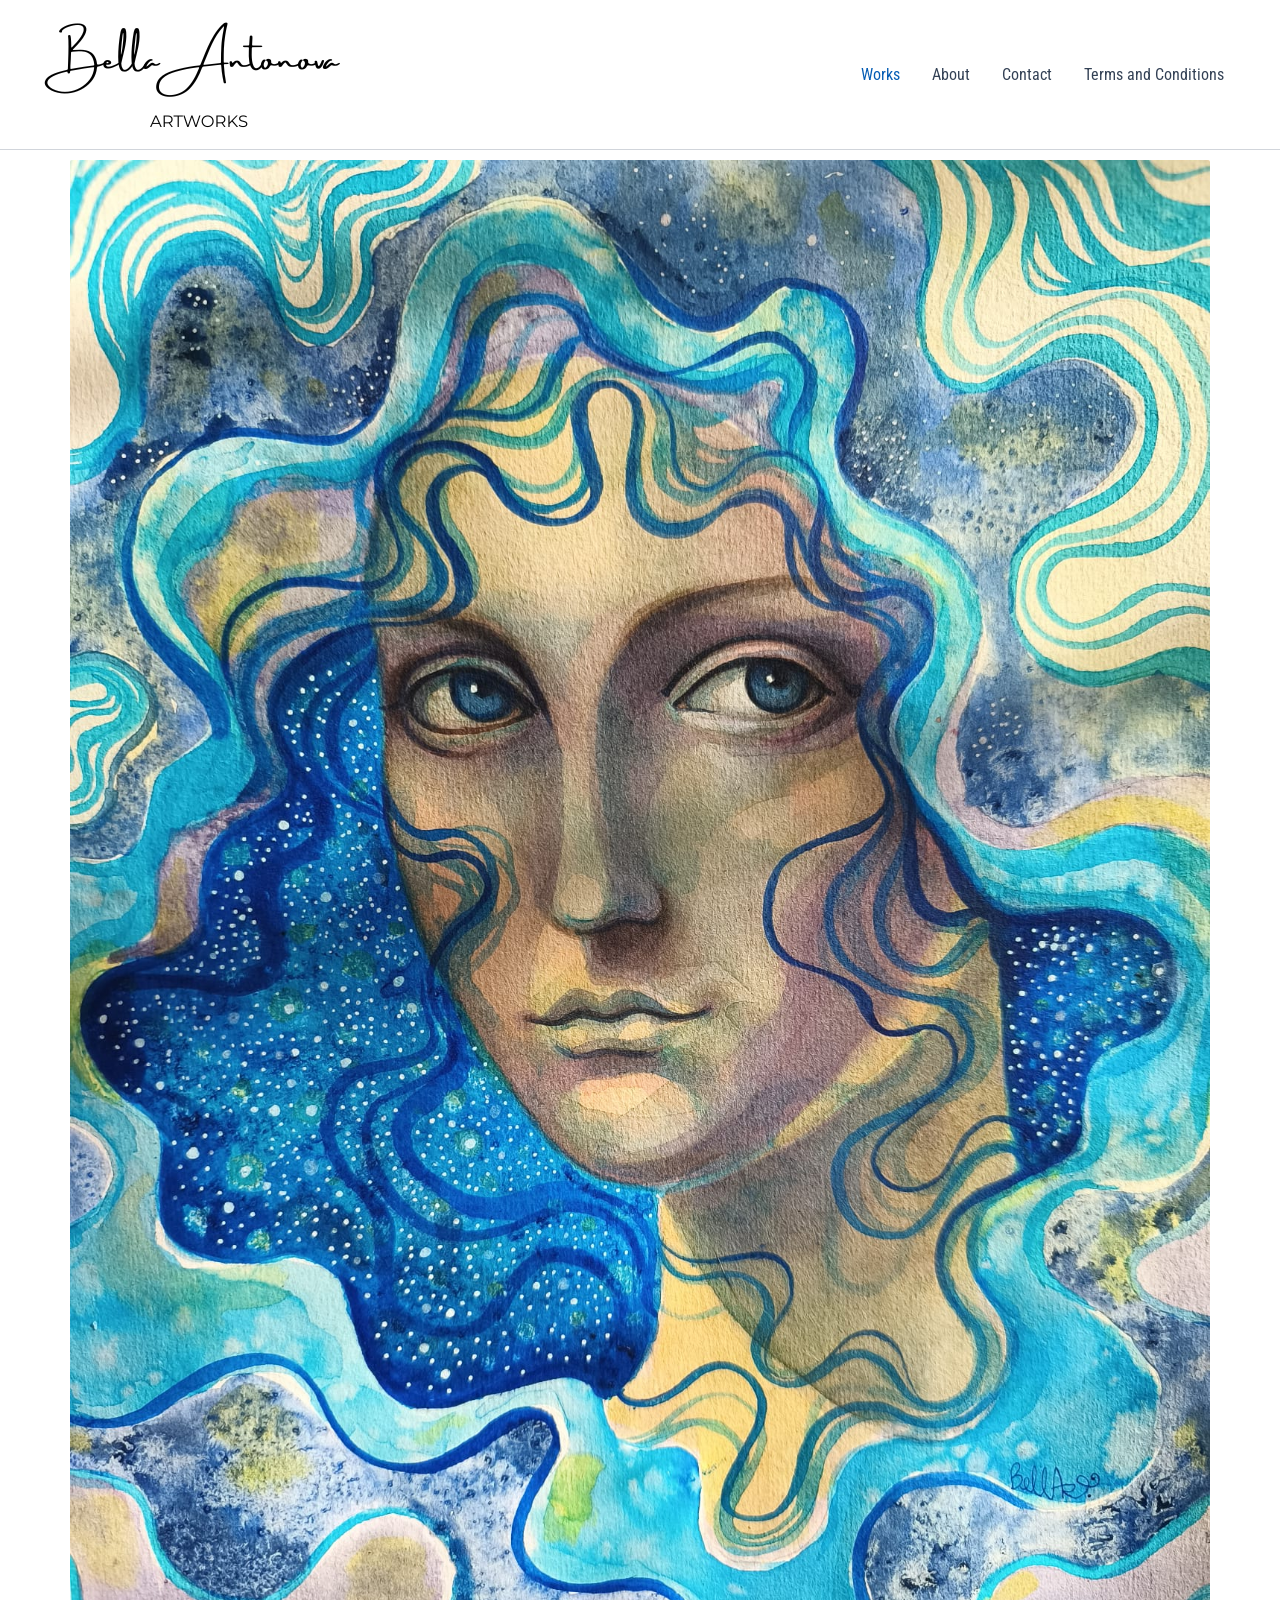
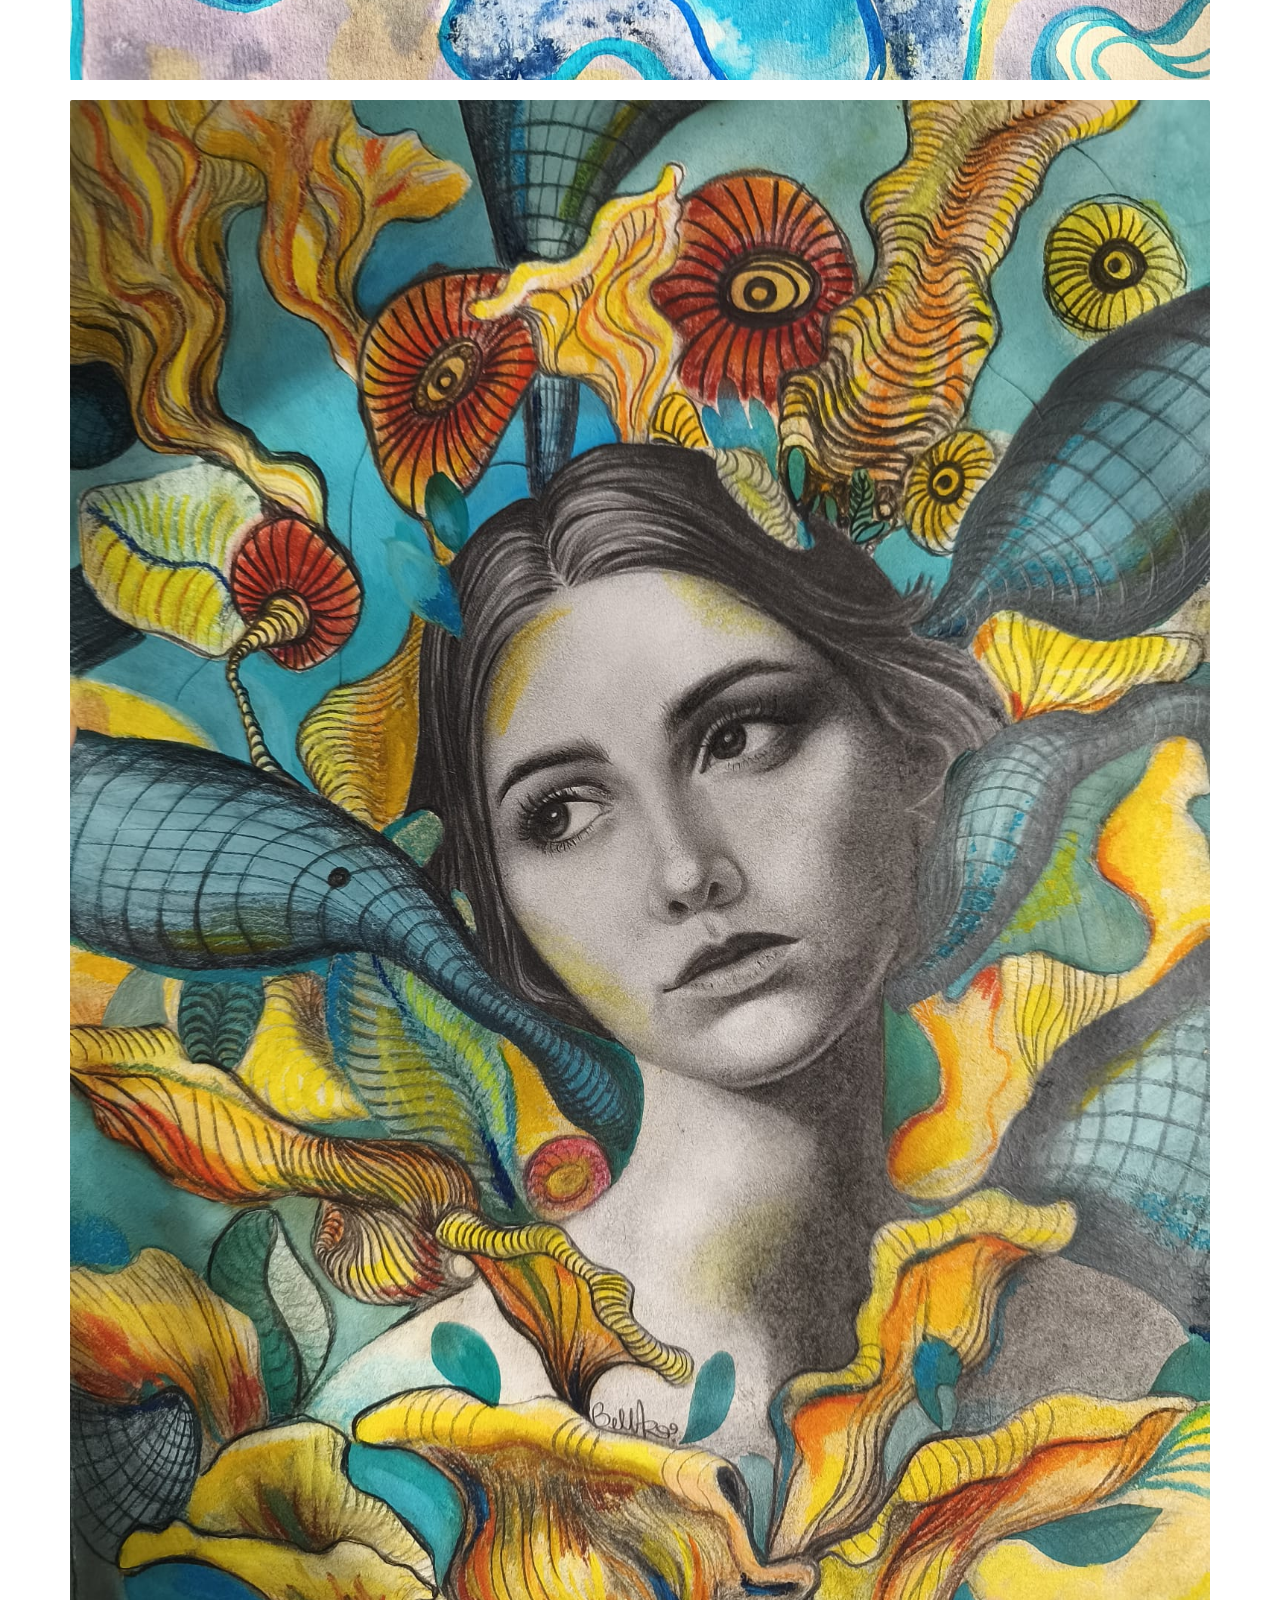
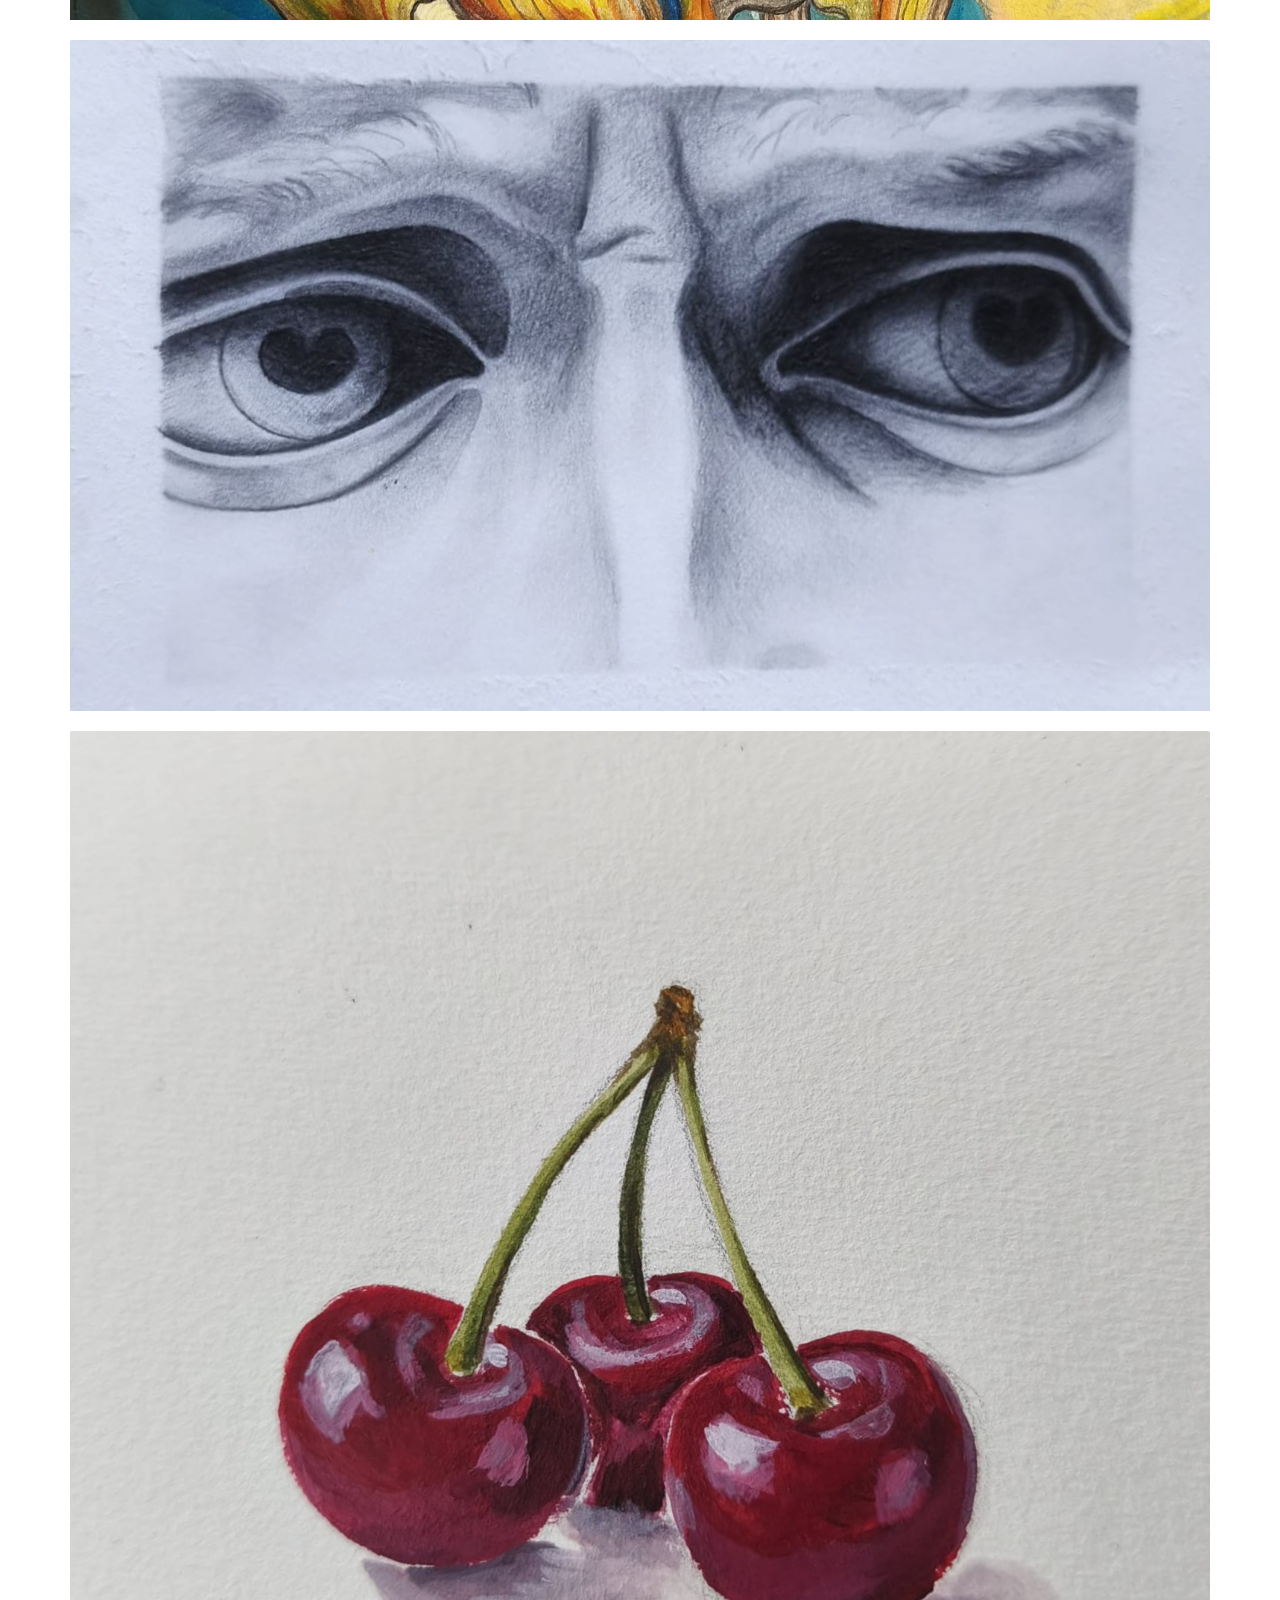
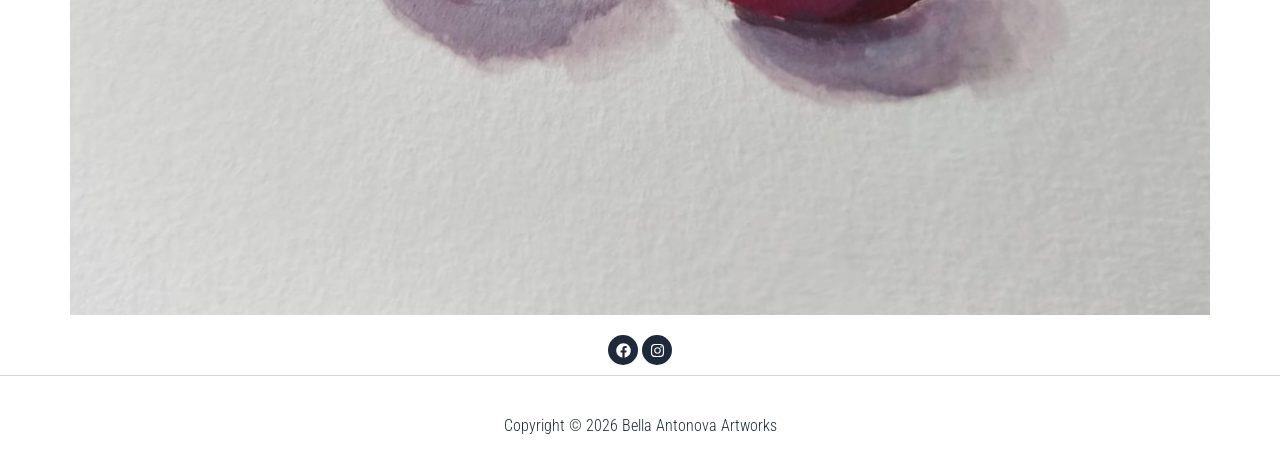
<file: artworks/index.html>
<!DOCTYPE html>
<html lang="en-GB">
<head><meta charset="UTF-8">

<meta name="viewport" content="width=device-width, initial-scale=1">
	<link rel="profile" href="https://gmpg.org/xfn/11"> 
	<title>Works</title>
<meta name="robots" content="max-image-preview:large">
<link rel="dns-prefetch" href="//fonts.googleapis.com">
<link rel="alternate" type="application/rss+xml" title=" » Feed" href="/feed/">
<link rel="alternate" type="application/rss+xml" title=" » Comments Feed" href="/comments/feed/">
<link rel="alternate" title="oEmbed (JSON)" type="application/json+oembed" href="/wp-json/oembed/1.0/embed?url=%2Fartworks%2F">
<link rel="alternate" title="oEmbed (XML)" type="text/xml+oembed" href="/wp-json/oembed/1.0/embed?url=%2Fartworks%2F&amp;format=xml">
<style id="wp-img-auto-sizes-contain-inline-css">
img:is([sizes=auto i],[sizes^="auto," i]){contain-intrinsic-size:3000px 1500px}
/*# sourceURL=wp-img-auto-sizes-contain-inline-css */
</style>
<link rel="stylesheet" id="astra-theme-css-css" href="/wp-content/themes/astra/assets/css/minified/main.min.css?ver=4.12.3" media="all">
<style id="astra-theme-css-inline-css">
:root{--ast-post-nav-space:0;--ast-container-default-xlg-padding:2.5em;--ast-container-default-lg-padding:2.5em;--ast-container-default-slg-padding:2em;--ast-container-default-md-padding:2.5em;--ast-container-default-sm-padding:2.5em;--ast-container-default-xs-padding:2.4em;--ast-container-default-xxs-padding:1.8em;--ast-code-block-background:#ECEFF3;--ast-comment-inputs-background:#F9FAFB;--ast-normal-container-width:1200px;--ast-narrow-container-width:750px;--ast-blog-title-font-weight:600;--ast-blog-meta-weight:600;--ast-global-color-primary:var(--ast-global-color-4);--ast-global-color-secondary:var(--ast-global-color-5);--ast-global-color-alternate-background:var(--ast-global-color-6);--ast-global-color-subtle-background:var(--ast-global-color-7);--ast-bg-style-guide:var( --ast-global-color-secondary,--ast-global-color-5 );--ast-shadow-style-guide:0px 0px 4px 0 #00000057;--ast-global-dark-bg-style:#fff;--ast-global-dark-lfs:#fbfbfb;--ast-widget-bg-color:#fafafa;--ast-wc-container-head-bg-color:#fbfbfb;--ast-title-layout-bg:#eeeeee;--ast-search-border-color:#e7e7e7;--ast-lifter-hover-bg:#e6e6e6;--ast-gallery-block-color:#000;--srfm-color-input-label:var(--ast-global-color-2);}html{font-size:100%;}a{color:var(--ast-global-color-0);}a:hover,a:focus{color:var(--ast-global-color-1);}body,button,input,select,textarea,.ast-button,.ast-custom-button{font-family:'Roboto Condensed',sans-serif;font-weight:400;font-size:16px;font-size:1rem;line-height:var(--ast-body-line-height,1.65);}blockquote{color:var(--ast-global-color-3);}h1,h2,h3,h4,h5,h6,.entry-content :where(h1,h2,h3,h4,h5,h6),.site-title,.site-title a{font-family:'Roboto Condensed',sans-serif;font-weight:400;}.ast-site-identity .site-title a{color:var(--ast-global-color-2);}.site-title{font-size:26px;font-size:1.625rem;display:block;}.site-header .site-description{font-size:15px;font-size:0.9375rem;display:none;}.entry-title{font-size:20px;font-size:1.25rem;}.ast-blog-single-element.ast-taxonomy-container a{font-size:14px;font-size:0.875rem;}.ast-blog-meta-container{font-size:13px;font-size:0.8125rem;}.archive .ast-article-post .ast-article-inner,.blog .ast-article-post .ast-article-inner,.archive .ast-article-post .ast-article-inner:hover,.blog .ast-article-post .ast-article-inner:hover{border-top-left-radius:6px;border-top-right-radius:6px;border-bottom-right-radius:6px;border-bottom-left-radius:6px;overflow:hidden;}h1,.entry-content :where(h1){font-size:36px;font-size:2.25rem;font-weight:400;font-family:'Roboto Condensed',sans-serif;line-height:1.4em;}h2,.entry-content :where(h2){font-size:30px;font-size:1.875rem;font-weight:300;font-family:'Roboto Condensed',sans-serif;line-height:1.3em;}h3,.entry-content :where(h3){font-size:24px;font-size:1.5rem;font-weight:300;font-family:'Roboto Condensed',sans-serif;line-height:1.3em;}h4,.entry-content :where(h4){font-size:20px;font-size:1.25rem;line-height:1.2em;font-weight:400;font-family:'Roboto Condensed',sans-serif;}h5,.entry-content :where(h5){font-size:18px;font-size:1.125rem;line-height:1.2em;font-weight:400;font-family:'Roboto Condensed',sans-serif;}h6,.entry-content :where(h6){font-size:16px;font-size:1rem;line-height:1.25em;font-weight:300;font-family:'Roboto Condensed',sans-serif;}::selection{background-color:var(--ast-global-color-0);color:#ffffff;}body,h1,h2,h3,h4,h5,h6,.entry-title a,.entry-content :where(h1,h2,h3,h4,h5,h6){color:var(--ast-global-color-3);}.tagcloud a:hover,.tagcloud a:focus,.tagcloud a.current-item{color:#ffffff;border-color:var(--ast-global-color-0);background-color:var(--ast-global-color-0);}input:focus,input[type="text"]:focus,input[type="email"]:focus,input[type="url"]:focus,input[type="password"]:focus,input[type="reset"]:focus,input[type="search"]:focus,textarea:focus{border-color:var(--ast-global-color-0);}input[type="radio"]:checked,input[type=reset],input[type="checkbox"]:checked,input[type="checkbox"]:hover:checked,input[type="checkbox"]:focus:checked,input[type=range]::-webkit-slider-thumb{border-color:var(--ast-global-color-0);background-color:var(--ast-global-color-0);box-shadow:none;}.site-footer a:hover + .post-count,.site-footer a:focus + .post-count{background:var(--ast-global-color-0);border-color:var(--ast-global-color-0);}.single .nav-links .nav-previous,.single .nav-links .nav-next{color:var(--ast-global-color-0);}.entry-meta,.entry-meta *{line-height:1.45;color:var(--ast-global-color-0);font-weight:600;}.entry-meta a:not(.ast-button):hover,.entry-meta a:not(.ast-button):hover *,.entry-meta a:not(.ast-button):focus,.entry-meta a:not(.ast-button):focus *,.page-links > .page-link,.page-links .page-link:hover,.post-navigation a:hover{color:var(--ast-global-color-1);}#cat option,.secondary .calendar_wrap thead a,.secondary .calendar_wrap thead a:visited{color:var(--ast-global-color-0);}.secondary .calendar_wrap #today,.ast-progress-val span{background:var(--ast-global-color-0);}.secondary a:hover + .post-count,.secondary a:focus + .post-count{background:var(--ast-global-color-0);border-color:var(--ast-global-color-0);}.calendar_wrap #today > a{color:#ffffff;}.page-links .page-link,.single .post-navigation a{color:var(--ast-global-color-3);}.ast-search-menu-icon .search-form button.search-submit{padding:0 4px;}.ast-search-menu-icon form.search-form{padding-right:0;}.ast-header-search .ast-search-menu-icon.ast-dropdown-active .search-form,.ast-header-search .ast-search-menu-icon.ast-dropdown-active .search-field:focus{transition:all 0.2s;}.search-form input.search-field:focus{outline:none;}.ast-mobile-header-content .ast-builder-layout-element:not(.ast-builder-menu):not(.ast-header-divider-element),.ast-mobile-popup-content .ast-builder-layout-element:not(.ast-builder-menu):not(.ast-header-divider-element){padding:15px 20px;}.ast-search-menu-icon .search-form button.search-submit:focus,.ast-theme-transparent-header .ast-header-search .ast-dropdown-active .ast-icon,.ast-theme-transparent-header .ast-inline-search .search-field:focus .ast-icon{color:var(--ast-global-color-1);}.ast-desktop .ast-header-search .slide-search .search-form{border:2px solid var(--ast-global-color-0);}.ast-header-search .slide-search .search-field{background-color:(--ast-global-dark-bg-style);}.ast-archive-title{color:var(--ast-global-color-2);}.widget-title{font-size:22px;font-size:1.375rem;color:var(--ast-global-color-2);}.ast-single-post .entry-content a,.ast-comment-content a:not(.ast-comment-edit-reply-wrap a){text-decoration:underline;}.ast-single-post .elementor-widget-button .elementor-button,.ast-single-post .entry-content .uagb-tab a,.ast-single-post .entry-content .uagb-ifb-cta a,.ast-single-post .entry-content .uabb-module-content a,.ast-single-post .entry-content .uagb-post-grid a,.ast-single-post .entry-content .uagb-timeline a,.ast-single-post .entry-content .uagb-toc__wrap a,.ast-single-post .entry-content .uagb-taxomony-box a,.entry-content .wp-block-latest-posts > li > a,.ast-single-post .entry-content .wp-block-file__button,a.ast-post-filter-single,.ast-single-post .ast-comment-content .comment-reply-link,.ast-single-post .ast-comment-content .comment-edit-link{text-decoration:none;}.ast-search-menu-icon.slide-search a:focus-visible:focus-visible,.astra-search-icon:focus-visible,#close:focus-visible,a:focus-visible,.ast-menu-toggle:focus-visible,.site .skip-link:focus-visible,.wp-block-loginout input:focus-visible,.wp-block-search.wp-block-search__button-inside .wp-block-search__inside-wrapper,.ast-header-navigation-arrow:focus-visible,.ast-orders-table__row .ast-orders-table__cell:focus-visible,a#ast-apply-coupon:focus-visible,#ast-apply-coupon:focus-visible,#close:focus-visible,.button.search-submit:focus-visible,#search_submit:focus,.normal-search:focus-visible,.ast-header-account-wrap:focus-visible,.astra-cart-drawer-close:focus,.ast-single-variation:focus,.ast-button:focus,.ast-builder-button-wrap:has(.ast-custom-button-link:focus),.ast-builder-button-wrap .ast-custom-button-link:focus{outline-style:dotted;outline-color:inherit;outline-width:thin;}input:focus,input[type="text"]:focus,input[type="email"]:focus,input[type="url"]:focus,input[type="password"]:focus,input[type="reset"]:focus,input[type="search"]:focus,input[type="number"]:focus,textarea:focus,.wp-block-search__input:focus,[data-section="section-header-mobile-trigger"] .ast-button-wrap .ast-mobile-menu-trigger-minimal:focus,.ast-mobile-popup-drawer.active .menu-toggle-close:focus,#ast-scroll-top:focus,#coupon_code:focus,#ast-coupon-code:focus{border-style:dotted;border-color:inherit;border-width:thin;}input{outline:none;}.ast-logo-title-inline .site-logo-img{padding-right:1em;}.site-logo-img img{ transition:all 0.2s linear;}body .ast-oembed-container *{position:absolute;top:0;width:100%;height:100%;left:0;}body .wp-block-embed-pocket-casts .ast-oembed-container *{position:unset;}.ast-single-post-featured-section + article {margin-top: 2em;}.site-content .ast-single-post-featured-section img {width: 100%;overflow: hidden;object-fit: cover;}.ast-separate-container .site-content .ast-single-post-featured-section + article {margin-top: -80px;z-index: 9;position: relative;border-radius: 4px;}@media (min-width: 922px) {.ast-no-sidebar .site-content .ast-article-image-container--wide {margin-left: -120px;margin-right: -120px;max-width: unset;width: unset;}.ast-left-sidebar .site-content .ast-article-image-container--wide,.ast-right-sidebar .site-content .ast-article-image-container--wide {margin-left: -10px;margin-right: -10px;}.site-content .ast-article-image-container--full {margin-left: calc( -50vw + 50%);margin-right: calc( -50vw + 50%);max-width: 100vw;width: 100vw;}.ast-left-sidebar .site-content .ast-article-image-container--full,.ast-right-sidebar .site-content .ast-article-image-container--full {margin-left: -10px;margin-right: -10px;max-width: inherit;width: auto;}}.site > .ast-single-related-posts-container {margin-top: 0;}@media (min-width: 922px) {.ast-desktop .ast-container--narrow {max-width: var(--ast-narrow-container-width);margin: 0 auto;}}.ast-page-builder-template .hentry {margin: 0;}.ast-page-builder-template .site-content > .ast-container {max-width: 100%;padding: 0;}.ast-page-builder-template .site .site-content #primary {padding: 0;margin: 0;}.ast-page-builder-template .no-results {text-align: center;margin: 4em auto;}.ast-page-builder-template .ast-pagination {padding: 2em;}.ast-page-builder-template .entry-header.ast-no-title.ast-no-thumbnail {margin-top: 0;}.ast-page-builder-template .entry-header.ast-header-without-markup {margin-top: 0;margin-bottom: 0;}.ast-page-builder-template .entry-header.ast-no-title.ast-no-meta {margin-bottom: 0;}.ast-page-builder-template.single .post-navigation {padding-bottom: 2em;}.ast-page-builder-template.single-post .site-content > .ast-container {max-width: 100%;}.ast-page-builder-template .entry-header {margin-top: 2em;margin-left: auto;margin-right: auto;}.ast-page-builder-template .ast-archive-description {margin: 2em auto 0;padding-left: 20px;padding-right: 20px;}.ast-page-builder-template .ast-row {margin-left: 0;margin-right: 0;}.single.ast-page-builder-template .entry-header + .entry-content,.single.ast-page-builder-template .ast-single-entry-banner + .site-content article .entry-content {margin-bottom: 2em;}@media(min-width: 921px) {.ast-page-builder-template.archive.ast-right-sidebar .ast-row article,.ast-page-builder-template.archive.ast-left-sidebar .ast-row article {padding-left: 0;padding-right: 0;}}input[type="text"],input[type="number"],input[type="email"],input[type="url"],input[type="password"],input[type="search"],input[type=reset],input[type=tel],input[type=date],select,textarea{font-size:16px;font-style:normal;font-weight:400;line-height:24px;width:100%;padding:12px 16px;border-radius:4px;box-shadow:0px 1px 2px 0px rgba(0,0,0,0.05);color:var(--ast-form-input-text,#475569);}input[type="text"],input[type="number"],input[type="email"],input[type="url"],input[type="password"],input[type="search"],input[type=reset],input[type=tel],input[type=date],select{height:40px;}input[type="date"]{border-width:1px;border-style:solid;border-color:var(--ast-border-color);background:var( --ast-global-color-secondary,--ast-global-color-5 );}input[type="text"]:focus,input[type="number"]:focus,input[type="email"]:focus,input[type="url"]:focus,input[type="password"]:focus,input[type="search"]:focus,input[type=reset]:focus,input[type="tel"]:focus,input[type="date"]:focus,select:focus,textarea:focus{border-color:#046BD2;box-shadow:none;outline:none;color:var(--ast-form-input-focus-text,#475569);}label,legend{color:var(--ast-global-color-2,#111827 );font-size:14px;font-style:normal;font-weight:500;line-height:20px;}select{padding:6px 10px;}fieldset{padding:30px;border-radius:4px;}button,.ast-button,.button,input[type="button"],input[type="reset"],input[type="submit"],a:where(.wp-block-button__link){border-radius:4px;box-shadow:0px 1px 2px 0px rgba(0,0,0,0.05);}:root{--ast-comment-inputs-background:#FFF;}::placeholder{color:var(--ast-form-field-color,#9CA3AF);}::-ms-input-placeholder{color:var(--ast-form-field-color,#9CA3AF);}@media (max-width:921.9px){#ast-desktop-header{display:none;}}@media (min-width:922px){#ast-mobile-header{display:none;}}.wp-block-buttons.aligncenter{justify-content:center;}@media (max-width:921px){.ast-theme-transparent-header #primary,.ast-theme-transparent-header #secondary{padding:0;}}@media (max-width:921px){.ast-plain-container.ast-no-sidebar #primary{padding:0;}}.ast-plain-container.ast-no-sidebar #primary{margin-top:0;margin-bottom:0;}.wp-block-button.is-style-outline .wp-block-button__link{border-color:var(--ast-global-color-0);}div.wp-block-button.is-style-outline > .wp-block-button__link:not(.has-text-color),div.wp-block-button.wp-block-button__link.is-style-outline:not(.has-text-color){color:var(--ast-global-color-0);}.wp-block-button.is-style-outline .wp-block-button__link:hover,.wp-block-buttons .wp-block-button.is-style-outline .wp-block-button__link:focus,.wp-block-buttons .wp-block-button.is-style-outline > .wp-block-button__link:not(.has-text-color):hover,.wp-block-buttons .wp-block-button.wp-block-button__link.is-style-outline:not(.has-text-color):hover{color:#ffffff;background-color:var(--ast-global-color-1);border-color:var(--ast-global-color-1);}.post-page-numbers.current .page-link,.ast-pagination .page-numbers.current{color:#ffffff;border-color:var(--ast-global-color-0);background-color:var(--ast-global-color-0);}.wp-block-buttons .wp-block-button.is-style-outline .wp-block-button__link.wp-element-button,.ast-outline-button,.wp-block-uagb-buttons-child .uagb-buttons-repeater.ast-outline-button{border-color:var(--ast-global-color-0);border-top-width:2px;border-right-width:2px;border-bottom-width:2px;border-left-width:2px;font-family:inherit;font-weight:500;font-size:16px;font-size:1rem;line-height:1em;padding-top:13px;padding-right:30px;padding-bottom:13px;padding-left:30px;}.wp-block-buttons .wp-block-button.is-style-outline > .wp-block-button__link:not(.has-text-color),.wp-block-buttons .wp-block-button.wp-block-button__link.is-style-outline:not(.has-text-color),.ast-outline-button{color:var(--ast-global-color-0);}.wp-block-button.is-style-outline .wp-block-button__link:hover,.wp-block-buttons .wp-block-button.is-style-outline .wp-block-button__link:focus,.wp-block-buttons .wp-block-button.is-style-outline > .wp-block-button__link:not(.has-text-color):hover,.wp-block-buttons .wp-block-button.wp-block-button__link.is-style-outline:not(.has-text-color):hover,.ast-outline-button:hover,.ast-outline-button:focus,.wp-block-uagb-buttons-child .uagb-buttons-repeater.ast-outline-button:hover,.wp-block-uagb-buttons-child .uagb-buttons-repeater.ast-outline-button:focus{color:#ffffff;background-color:var(--ast-global-color-1);border-color:var(--ast-global-color-1);}.ast-single-post .entry-content a.ast-outline-button,.ast-single-post .entry-content .is-style-outline>.wp-block-button__link{text-decoration:none;}.wp-block-button .wp-block-button__link.wp-element-button.is-style-outline:not(.has-background),.wp-block-button.is-style-outline>.wp-block-button__link.wp-element-button:not(.has-background),.ast-outline-button{background-color:transparent;}.uagb-buttons-repeater.ast-outline-button{border-radius:9999px;}@media (max-width:921px){.wp-block-buttons .wp-block-button.is-style-outline .wp-block-button__link.wp-element-button,.ast-outline-button,.wp-block-uagb-buttons-child .uagb-buttons-repeater.ast-outline-button{padding-top:12px;padding-right:28px;padding-bottom:12px;padding-left:28px;}}@media (max-width:544px){.wp-block-buttons .wp-block-button.is-style-outline .wp-block-button__link.wp-element-button,.ast-outline-button,.wp-block-uagb-buttons-child .uagb-buttons-repeater.ast-outline-button{padding-top:10px;padding-right:24px;padding-bottom:10px;padding-left:24px;}}.entry-content[data-ast-blocks-layout] > figure{margin-bottom:1em;}h1.widget-title{font-weight:400;}h2.widget-title{font-weight:300;}h3.widget-title{font-weight:300;}#page{display:flex;flex-direction:column;min-height:100vh;}.ast-404-layout-1 h1.page-title{color:var(--ast-global-color-2);}.single .post-navigation a{line-height:1em;height:inherit;}.error-404 .page-sub-title{font-size:1.5rem;font-weight:inherit;}.search .site-content .content-area .search-form{margin-bottom:0;}#page .site-content{flex-grow:1;}.widget{margin-bottom:1.25em;}#secondary li{line-height:1.5em;}#secondary .wp-block-group h2{margin-bottom:0.7em;}#secondary h2{font-size:1.7rem;}.ast-separate-container .ast-article-post,.ast-separate-container .ast-article-single,.ast-separate-container .comment-respond{padding:3em;}.ast-separate-container .ast-article-single .ast-article-single{padding:0;}.ast-article-single .wp-block-post-template-is-layout-grid{padding-left:0;}.ast-separate-container .comments-title,.ast-narrow-container .comments-title{padding:1.5em 2em;}.ast-page-builder-template .comment-form-textarea,.ast-comment-formwrap .ast-grid-common-col{padding:0;}.ast-comment-formwrap{padding:0;display:inline-flex;column-gap:20px;width:100%;margin-left:0;margin-right:0;}.comments-area textarea#comment:focus,.comments-area textarea#comment:active,.comments-area .ast-comment-formwrap input[type="text"]:focus,.comments-area .ast-comment-formwrap input[type="text"]:active {box-shadow:none;outline:none;}.archive.ast-page-builder-template .entry-header{margin-top:2em;}.ast-page-builder-template .ast-comment-formwrap{width:100%;}.entry-title{margin-bottom:0.6em;}.ast-archive-description p{font-size:inherit;font-weight:inherit;line-height:inherit;}.ast-separate-container .ast-comment-list li.depth-1,.hentry{margin-bottom:1.5em;}.site-content section.ast-archive-description{margin-bottom:2em;}@media (min-width:921px){.ast-left-sidebar.ast-page-builder-template #secondary,.archive.ast-right-sidebar.ast-page-builder-template .site-main{padding-left:20px;padding-right:20px;}}@media (max-width:544px){.ast-comment-formwrap.ast-row{column-gap:10px;display:inline-block;}#ast-commentform .ast-grid-common-col{position:relative;width:100%;}}@media (min-width:1201px){.ast-separate-container .ast-article-post,.ast-separate-container .ast-article-single,.ast-separate-container .ast-author-box,.ast-separate-container .ast-404-layout-1,.ast-separate-container .no-results{padding:3em;}}@media (max-width:921px){.ast-left-sidebar #content > .ast-container{display:flex;flex-direction:column-reverse;width:100%;}}@media (min-width:922px){.ast-separate-container.ast-right-sidebar #primary,.ast-separate-container.ast-left-sidebar #primary{border:0;}.search-no-results.ast-separate-container #primary{margin-bottom:4em;}}.wp-block-button .wp-block-button__link{color:#ffffff;}.wp-block-button .wp-block-button__link:hover,.wp-block-button .wp-block-button__link:focus{color:#ffffff;background-color:var(--ast-global-color-1);border-color:var(--ast-global-color-1);}.elementor-widget-heading h1.elementor-heading-title{line-height:1.4em;}.elementor-widget-heading h2.elementor-heading-title{line-height:1.3em;}.elementor-widget-heading h3.elementor-heading-title{line-height:1.3em;}.elementor-widget-heading h4.elementor-heading-title{line-height:1.2em;}.elementor-widget-heading h5.elementor-heading-title{line-height:1.2em;}.elementor-widget-heading h6.elementor-heading-title{line-height:1.25em;}.wp-block-button .wp-block-button__link,.wp-block-search .wp-block-search__button,body .wp-block-file .wp-block-file__button{border-color:var(--ast-global-color-0);background-color:var(--ast-global-color-0);color:#ffffff;font-family:inherit;font-weight:500;line-height:1em;font-size:16px;font-size:1rem;padding-top:15px;padding-right:30px;padding-bottom:15px;padding-left:30px;}.ast-single-post .entry-content .wp-block-button .wp-block-button__link,.ast-single-post .entry-content .wp-block-search .wp-block-search__button,body .entry-content .wp-block-file .wp-block-file__button{text-decoration:none;}@media (max-width:921px){.wp-block-button .wp-block-button__link,.wp-block-search .wp-block-search__button,body .wp-block-file .wp-block-file__button{padding-top:14px;padding-right:28px;padding-bottom:14px;padding-left:28px;}}@media (max-width:544px){.wp-block-button .wp-block-button__link,.wp-block-search .wp-block-search__button,body .wp-block-file .wp-block-file__button{padding-top:12px;padding-right:24px;padding-bottom:12px;padding-left:24px;}}.menu-toggle,button,.ast-button,.ast-custom-button,.button,input#submit,input[type="button"],input[type="submit"],input[type="reset"],#comments .submit,.search .search-submit,form[CLASS*="wp-block-search__"].wp-block-search .wp-block-search__inside-wrapper .wp-block-search__button,body .wp-block-file .wp-block-file__button,.search .search-submit{border-style:solid;border-top-width:0;border-right-width:0;border-left-width:0;border-bottom-width:0;color:#ffffff;border-color:var(--ast-global-color-0);background-color:var(--ast-global-color-0);padding-top:15px;padding-right:30px;padding-bottom:15px;padding-left:30px;font-family:inherit;font-weight:500;font-size:16px;font-size:1rem;line-height:1em;}button:focus,.menu-toggle:hover,button:hover,.ast-button:hover,.ast-custom-button:hover .button:hover,.ast-custom-button:hover ,input[type=reset]:hover,input[type=reset]:focus,input#submit:hover,input#submit:focus,input[type="button"]:hover,input[type="button"]:focus,input[type="submit"]:hover,input[type="submit"]:focus,form[CLASS*="wp-block-search__"].wp-block-search .wp-block-search__inside-wrapper .wp-block-search__button:hover,form[CLASS*="wp-block-search__"].wp-block-search .wp-block-search__inside-wrapper .wp-block-search__button:focus,body .wp-block-file .wp-block-file__button:hover,body .wp-block-file .wp-block-file__button:focus{color:#ffffff;background-color:var(--ast-global-color-1);border-color:var(--ast-global-color-1);}form[CLASS*="wp-block-search__"].wp-block-search .wp-block-search__inside-wrapper .wp-block-search__button.has-icon{padding-top:calc(15px - 3px);padding-right:calc(30px - 3px);padding-bottom:calc(15px - 3px);padding-left:calc(30px - 3px);}@media (max-width:921px){.menu-toggle,button,.ast-button,.ast-custom-button,.button,input#submit,input[type="button"],input[type="submit"],input[type="reset"],#comments .submit,.search .search-submit,form[CLASS*="wp-block-search__"].wp-block-search .wp-block-search__inside-wrapper .wp-block-search__button,body .wp-block-file .wp-block-file__button,.search .search-submit{padding-top:14px;padding-right:28px;padding-bottom:14px;padding-left:28px;}}@media (max-width:544px){.menu-toggle,button,.ast-button,.ast-custom-button,.button,input#submit,input[type="button"],input[type="submit"],input[type="reset"],#comments .submit,.search .search-submit,form[CLASS*="wp-block-search__"].wp-block-search .wp-block-search__inside-wrapper .wp-block-search__button,body .wp-block-file .wp-block-file__button,.search .search-submit{padding-top:12px;padding-right:24px;padding-bottom:12px;padding-left:24px;}}@media (max-width:921px){.ast-mobile-header-stack .main-header-bar .ast-search-menu-icon{display:inline-block;}.ast-header-break-point.ast-header-custom-item-outside .ast-mobile-header-stack .main-header-bar .ast-search-icon{margin:0;}.ast-comment-avatar-wrap img{max-width:2.5em;}.ast-comment-meta{padding:0 1.8888em 1.3333em;}}@media (min-width:544px){.ast-container{max-width:100%;}}@media (max-width:544px){.ast-separate-container .ast-article-post,.ast-separate-container .ast-article-single,.ast-separate-container .comments-title,.ast-separate-container .ast-archive-description{padding:1.5em 1em;}.ast-separate-container #content .ast-container{padding-left:0.54em;padding-right:0.54em;}.ast-separate-container .ast-comment-list .bypostauthor{padding:.5em;}.ast-search-menu-icon.ast-dropdown-active .search-field{width:170px;}} #ast-mobile-header .ast-site-header-cart-li a{pointer-events:none;}.ast-separate-container{background-color:var(--ast-global-color-5);}@media (max-width:921px){.site-title{display:block;}.site-header .site-description{display:none;}h1,.entry-content :where(h1){font-size:30px;font-size:1.875rem;}h2,.entry-content :where(h2){font-size:25px;font-size:1.5625rem;}h3,.entry-content :where(h3){font-size:20px;font-size:1.25rem;}}@media (max-width:544px){.site-title{display:block;}.site-header .site-description{display:none;}h1,.entry-content :where(h1){font-size:30px;font-size:1.875rem;}h2,.entry-content :where(h2){font-size:25px;font-size:1.5625rem;}h3,.entry-content :where(h3){font-size:20px;font-size:1.25rem;}}@media (max-width:921px){html{font-size:91.2%;}}@media (max-width:544px){html{font-size:91.2%;}}@media (min-width:922px){.ast-container{max-width:1240px;}}@media (min-width:922px){.site-content .ast-container{display:flex;}}@media (max-width:921px){.site-content .ast-container{flex-direction:column;}}.entry-content :where(h1,h2,h3,h4,h5,h6){clear:none;}@media (min-width:922px){.main-header-menu .sub-menu .menu-item.ast-left-align-sub-menu:hover > .sub-menu,.main-header-menu .sub-menu .menu-item.ast-left-align-sub-menu.focus > .sub-menu{margin-left:-0px;}}.entry-content li > p{margin-bottom:0;}.site .comments-area{padding-bottom:2em;margin-top:2em;}.wp-block-file {display: flex;align-items: center;flex-wrap: wrap;justify-content: space-between;}.wp-block-pullquote {border: none;}.wp-block-pullquote blockquote::before {content: "\201D";font-family: "Helvetica",sans-serif;display: flex;transform: rotate( 180deg );font-size: 6rem;font-style: normal;line-height: 1;font-weight: bold;align-items: center;justify-content: center;}.has-text-align-right > blockquote::before {justify-content: flex-start;}.has-text-align-left > blockquote::before {justify-content: flex-end;}figure.wp-block-pullquote.is-style-solid-color blockquote {max-width: 100%;text-align: inherit;}:root {--wp--custom--ast-default-block-top-padding: 3em;--wp--custom--ast-default-block-right-padding: 3em;--wp--custom--ast-default-block-bottom-padding: 3em;--wp--custom--ast-default-block-left-padding: 3em;--wp--custom--ast-container-width: 1200px;--wp--custom--ast-content-width-size: 1200px;--wp--custom--ast-wide-width-size: calc(1200px + var(--wp--custom--ast-default-block-left-padding) + var(--wp--custom--ast-default-block-right-padding));}.ast-narrow-container {--wp--custom--ast-content-width-size: 750px;--wp--custom--ast-wide-width-size: 750px;}@media(max-width: 921px) {:root {--wp--custom--ast-default-block-top-padding: 3em;--wp--custom--ast-default-block-right-padding: 2em;--wp--custom--ast-default-block-bottom-padding: 3em;--wp--custom--ast-default-block-left-padding: 2em;}}@media(max-width: 544px) {:root {--wp--custom--ast-default-block-top-padding: 3em;--wp--custom--ast-default-block-right-padding: 1.5em;--wp--custom--ast-default-block-bottom-padding: 3em;--wp--custom--ast-default-block-left-padding: 1.5em;}}.entry-content > .wp-block-group,.entry-content > .wp-block-cover,.entry-content > .wp-block-columns {padding-top: var(--wp--custom--ast-default-block-top-padding);padding-right: var(--wp--custom--ast-default-block-right-padding);padding-bottom: var(--wp--custom--ast-default-block-bottom-padding);padding-left: var(--wp--custom--ast-default-block-left-padding);}.ast-plain-container.ast-no-sidebar .entry-content > .alignfull,.ast-page-builder-template .ast-no-sidebar .entry-content > .alignfull {margin-left: calc( -50vw + 50%);margin-right: calc( -50vw + 50%);max-width: 100vw;width: 100vw;}.ast-plain-container.ast-no-sidebar .entry-content .alignfull .alignfull,.ast-page-builder-template.ast-no-sidebar .entry-content .alignfull .alignfull,.ast-plain-container.ast-no-sidebar .entry-content .alignfull .alignwide,.ast-page-builder-template.ast-no-sidebar .entry-content .alignfull .alignwide,.ast-plain-container.ast-no-sidebar .entry-content .alignwide .alignfull,.ast-page-builder-template.ast-no-sidebar .entry-content .alignwide .alignfull,.ast-plain-container.ast-no-sidebar .entry-content .alignwide .alignwide,.ast-page-builder-template.ast-no-sidebar .entry-content .alignwide .alignwide,.ast-plain-container.ast-no-sidebar .entry-content .wp-block-column .alignfull,.ast-page-builder-template.ast-no-sidebar .entry-content .wp-block-column .alignfull,.ast-plain-container.ast-no-sidebar .entry-content .wp-block-column .alignwide,.ast-page-builder-template.ast-no-sidebar .entry-content .wp-block-column .alignwide {margin-left: auto;margin-right: auto;width: 100%;}[data-ast-blocks-layout] .wp-block-separator:not(.is-style-dots) {height: 0;}[data-ast-blocks-layout] .wp-block-separator {margin: 20px auto;}[data-ast-blocks-layout] .wp-block-separator:not(.is-style-wide):not(.is-style-dots) {max-width: 100px;}[data-ast-blocks-layout] .wp-block-separator.has-background {padding: 0;}.entry-content[data-ast-blocks-layout] > * {max-width: var(--wp--custom--ast-content-width-size);margin-left: auto;margin-right: auto;}.entry-content[data-ast-blocks-layout] > .alignwide {max-width: var(--wp--custom--ast-wide-width-size);}.entry-content[data-ast-blocks-layout] .alignfull {max-width: none;}.entry-content .wp-block-columns {margin-bottom: 0;}blockquote {margin: 1.5em;border-color: rgba(0,0,0,0.05);}.wp-block-quote:not(.has-text-align-right):not(.has-text-align-center) {border-left: 5px solid rgba(0,0,0,0.05);}.has-text-align-right > blockquote,blockquote.has-text-align-right {border-right: 5px solid rgba(0,0,0,0.05);}.has-text-align-left > blockquote,blockquote.has-text-align-left {border-left: 5px solid rgba(0,0,0,0.05);}.wp-block-site-tagline,.wp-block-latest-posts .read-more {margin-top: 15px;}.wp-block-loginout p label {display: block;}.wp-block-loginout p:not(.login-remember):not(.login-submit) input {width: 100%;}.wp-block-loginout input:focus {border-color: transparent;}.wp-block-loginout input:focus {outline: thin dotted;}.entry-content .wp-block-media-text .wp-block-media-text__content {padding: 0 0 0 8%;}.entry-content .wp-block-media-text.has-media-on-the-right .wp-block-media-text__content {padding: 0 8% 0 0;}.entry-content .wp-block-media-text.has-background .wp-block-media-text__content {padding: 8%;}.entry-content .wp-block-cover:not([class*="background-color"]):not(.has-text-color.has-link-color) .wp-block-cover__inner-container,.entry-content .wp-block-cover:not([class*="background-color"]) .wp-block-cover-image-text,.entry-content .wp-block-cover:not([class*="background-color"]) .wp-block-cover-text,.entry-content .wp-block-cover-image:not([class*="background-color"]) .wp-block-cover__inner-container,.entry-content .wp-block-cover-image:not([class*="background-color"]) .wp-block-cover-image-text,.entry-content .wp-block-cover-image:not([class*="background-color"]) .wp-block-cover-text {color: var(--ast-global-color-primary,var(--ast-global-color-5));}.wp-block-loginout .login-remember input {width: 1.1rem;height: 1.1rem;margin: 0 5px 4px 0;vertical-align: middle;}.wp-block-latest-posts > li > *:first-child,.wp-block-latest-posts:not(.is-grid) > li:first-child {margin-top: 0;}.entry-content > .wp-block-buttons,.entry-content > .wp-block-uagb-buttons {margin-bottom: 1.5em;}.wp-block-search__inside-wrapper .wp-block-search__input {padding: 0 10px;color: var(--ast-global-color-3);background: var(--ast-global-color-primary,var(--ast-global-color-5));border-color: var(--ast-border-color);}.wp-block-latest-posts .read-more {margin-bottom: 1.5em;}.wp-block-search__no-button .wp-block-search__inside-wrapper .wp-block-search__input {padding-top: 5px;padding-bottom: 5px;}.wp-block-latest-posts .wp-block-latest-posts__post-date,.wp-block-latest-posts .wp-block-latest-posts__post-author {font-size: 1rem;}.wp-block-latest-posts > li > *,.wp-block-latest-posts:not(.is-grid) > li {margin-top: 12px;margin-bottom: 12px;}.ast-page-builder-template .entry-content[data-ast-blocks-layout] > .alignwide:where(:not(.uagb-is-root-container):not(.spectra-is-root-container)) > * {max-width: var(--wp--custom--ast-wide-width-size);}.ast-page-builder-template .entry-content[data-ast-blocks-layout] > .inherit-container-width > *,.ast-page-builder-template .entry-content[data-ast-blocks-layout] > *:not(.wp-block-group):where(:not(.uagb-is-root-container):not(.spectra-is-root-container)) > *,.entry-content[data-ast-blocks-layout] > .wp-block-cover .wp-block-cover__inner-container {max-width: none ;margin-left: auto;margin-right: auto;}.ast-page-builder-template .entry-content[data-ast-blocks-layout] > *,.ast-page-builder-template .entry-content[data-ast-blocks-layout] > .alignfull:where(:not(.wp-block-group):not(.uagb-is-root-container):not(.spectra-is-root-container)) > * {max-width: none;}.entry-content[data-ast-blocks-layout] .wp-block-cover:not(.alignleft):not(.alignright) {width: auto;}@media(max-width: 1200px) {.ast-separate-container .entry-content > .alignfull,.ast-separate-container .entry-content[data-ast-blocks-layout] > .alignwide,.ast-plain-container .entry-content[data-ast-blocks-layout] > .alignwide,.ast-plain-container .entry-content .alignfull {margin-left: calc(-1 * min(var(--ast-container-default-xlg-padding),20px)) ;margin-right: calc(-1 * min(var(--ast-container-default-xlg-padding),20px));}}@media(min-width: 1201px) {.ast-separate-container .entry-content > .alignfull {margin-left: calc(-1 * var(--ast-container-default-xlg-padding) );margin-right: calc(-1 * var(--ast-container-default-xlg-padding) );}.ast-separate-container .entry-content[data-ast-blocks-layout] > .alignwide,.ast-plain-container .entry-content[data-ast-blocks-layout] > .alignwide {margin-left: auto;margin-right: auto;}}@media(min-width: 921px) {.ast-separate-container .entry-content .wp-block-group.alignwide:not(.inherit-container-width) > :where(:not(.alignleft):not(.alignright)),.ast-plain-container .entry-content .wp-block-group.alignwide:not(.inherit-container-width) > :where(:not(.alignleft):not(.alignright)) {max-width: calc( var(--wp--custom--ast-content-width-size) + 80px );}.ast-plain-container.ast-right-sidebar .entry-content[data-ast-blocks-layout] .alignfull,.ast-plain-container.ast-left-sidebar .entry-content[data-ast-blocks-layout] .alignfull {margin-left: -60px;margin-right: -60px;}}@media(min-width: 544px) {.entry-content > .alignleft {margin-right: 20px;}.entry-content > .alignright {margin-left: 20px;}}@media (max-width:544px){.wp-block-columns .wp-block-column:not(:last-child){margin-bottom:20px;}.wp-block-latest-posts{margin:0;}}@media( max-width: 600px ) {.entry-content .wp-block-media-text .wp-block-media-text__content,.entry-content .wp-block-media-text.has-media-on-the-right .wp-block-media-text__content {padding: 8% 0 0;}.entry-content .wp-block-media-text.has-background .wp-block-media-text__content {padding: 8%;}}.ast-page-builder-template .entry-header {padding-left: 0;}.ast-narrow-container .site-content .wp-block-uagb-image--align-full .wp-block-uagb-image__figure {max-width: 100%;margin-left: auto;margin-right: auto;}.entry-content ul,.entry-content ol {padding: revert;margin: revert;padding-left: 20px;}.entry-content ul.wc-block-product-template{padding: 0;}:root .has-ast-global-color-0-color{color:var(--ast-global-color-0);}:root .has-ast-global-color-0-background-color{background-color:var(--ast-global-color-0);}:root .wp-block-button .has-ast-global-color-0-color{color:var(--ast-global-color-0);}:root .wp-block-button .has-ast-global-color-0-background-color{background-color:var(--ast-global-color-0);}:root .has-ast-global-color-1-color{color:var(--ast-global-color-1);}:root .has-ast-global-color-1-background-color{background-color:var(--ast-global-color-1);}:root .wp-block-button .has-ast-global-color-1-color{color:var(--ast-global-color-1);}:root .wp-block-button .has-ast-global-color-1-background-color{background-color:var(--ast-global-color-1);}:root .has-ast-global-color-2-color{color:var(--ast-global-color-2);}:root .has-ast-global-color-2-background-color{background-color:var(--ast-global-color-2);}:root .wp-block-button .has-ast-global-color-2-color{color:var(--ast-global-color-2);}:root .wp-block-button .has-ast-global-color-2-background-color{background-color:var(--ast-global-color-2);}:root .has-ast-global-color-3-color{color:var(--ast-global-color-3);}:root .has-ast-global-color-3-background-color{background-color:var(--ast-global-color-3);}:root .wp-block-button .has-ast-global-color-3-color{color:var(--ast-global-color-3);}:root .wp-block-button .has-ast-global-color-3-background-color{background-color:var(--ast-global-color-3);}:root .has-ast-global-color-4-color{color:var(--ast-global-color-4);}:root .has-ast-global-color-4-background-color{background-color:var(--ast-global-color-4);}:root .wp-block-button .has-ast-global-color-4-color{color:var(--ast-global-color-4);}:root .wp-block-button .has-ast-global-color-4-background-color{background-color:var(--ast-global-color-4);}:root .has-ast-global-color-5-color{color:var(--ast-global-color-5);}:root .has-ast-global-color-5-background-color{background-color:var(--ast-global-color-5);}:root .wp-block-button .has-ast-global-color-5-color{color:var(--ast-global-color-5);}:root .wp-block-button .has-ast-global-color-5-background-color{background-color:var(--ast-global-color-5);}:root .has-ast-global-color-6-color{color:var(--ast-global-color-6);}:root .has-ast-global-color-6-background-color{background-color:var(--ast-global-color-6);}:root .wp-block-button .has-ast-global-color-6-color{color:var(--ast-global-color-6);}:root .wp-block-button .has-ast-global-color-6-background-color{background-color:var(--ast-global-color-6);}:root .has-ast-global-color-7-color{color:var(--ast-global-color-7);}:root .has-ast-global-color-7-background-color{background-color:var(--ast-global-color-7);}:root .wp-block-button .has-ast-global-color-7-color{color:var(--ast-global-color-7);}:root .wp-block-button .has-ast-global-color-7-background-color{background-color:var(--ast-global-color-7);}:root .has-ast-global-color-8-color{color:var(--ast-global-color-8);}:root .has-ast-global-color-8-background-color{background-color:var(--ast-global-color-8);}:root .wp-block-button .has-ast-global-color-8-color{color:var(--ast-global-color-8);}:root .wp-block-button .has-ast-global-color-8-background-color{background-color:var(--ast-global-color-8);}:root{--ast-global-color-0:#046bd2;--ast-global-color-1:#045cb4;--ast-global-color-2:#1e293b;--ast-global-color-3:#334155;--ast-global-color-4:#FFFFFF;--ast-global-color-5:#F0F5FA;--ast-global-color-6:#111111;--ast-global-color-7:#D1D5DB;--ast-global-color-8:#111111;}:root {--ast-border-color : var(--ast-global-color-7);}.ast-single-entry-banner {-js-display: flex;display: flex;flex-direction: column;justify-content: center;text-align: center;position: relative;background: var(--ast-title-layout-bg);}.ast-single-entry-banner[data-banner-layout="layout-1"] {max-width: 1200px;background: inherit;padding: 20px 0;}.ast-single-entry-banner[data-banner-width-type="custom"] {margin: 0 auto;width: 100%;}.ast-single-entry-banner + .site-content .entry-header {margin-bottom: 0;}.site .ast-author-avatar {--ast-author-avatar-size: ;}a.ast-underline-text {text-decoration: underline;}.ast-container > .ast-terms-link {position: relative;display: block;}a.ast-button.ast-badge-tax {padding: 4px 8px;border-radius: 3px;font-size: inherit;}header.entry-header{text-align:left;}header.entry-header .entry-title{font-weight:600;font-size:32px;font-size:2rem;}header.entry-header > *:not(:last-child){margin-bottom:10px;}header.entry-header .post-thumb-img-content{text-align:center;}header.entry-header .post-thumb img,.ast-single-post-featured-section.post-thumb img{aspect-ratio:16/9;width:100%;height:100%;}@media (max-width:921px){header.entry-header{text-align:left;}}@media (max-width:544px){header.entry-header{text-align:left;}}.ast-archive-entry-banner {-js-display: flex;display: flex;flex-direction: column;justify-content: center;text-align: center;position: relative;background: var(--ast-title-layout-bg);}.ast-archive-entry-banner[data-banner-width-type="custom"] {margin: 0 auto;width: 100%;}.ast-archive-entry-banner[data-banner-layout="layout-1"] {background: inherit;padding: 20px 0;text-align: left;}body.archive .ast-archive-description{max-width:1200px;width:100%;text-align:left;padding-top:3em;padding-right:3em;padding-bottom:3em;padding-left:3em;}body.archive .ast-archive-description .ast-archive-title,body.archive .ast-archive-description .ast-archive-title *{font-weight:600;font-size:32px;font-size:2rem;}body.archive .ast-archive-description > *:not(:last-child){margin-bottom:10px;}@media (max-width:921px){body.archive .ast-archive-description{text-align:left;}}@media (max-width:544px){body.archive .ast-archive-description{text-align:left;}}.ast-breadcrumbs .trail-browse,.ast-breadcrumbs .trail-items,.ast-breadcrumbs .trail-items li{display:inline-block;margin:0;padding:0;border:none;background:inherit;text-indent:0;text-decoration:none;}.ast-breadcrumbs .trail-browse{font-size:inherit;font-style:inherit;font-weight:inherit;color:inherit;}.ast-breadcrumbs .trail-items{list-style:none;}.trail-items li::after{padding:0 0.3em;content:"\00bb";}.trail-items li:last-of-type::after{display:none;}h1,h2,h3,h4,h5,h6,.entry-content :where(h1,h2,h3,h4,h5,h6){color:var(--ast-global-color-2);}.entry-title a{color:var(--ast-global-color-2);}@media (max-width:921px){.ast-builder-grid-row-container.ast-builder-grid-row-tablet-3-firstrow .ast-builder-grid-row > *:first-child,.ast-builder-grid-row-container.ast-builder-grid-row-tablet-3-lastrow .ast-builder-grid-row > *:last-child{grid-column:1 / -1;}}@media (max-width:544px){.ast-builder-grid-row-container.ast-builder-grid-row-mobile-3-firstrow .ast-builder-grid-row > *:first-child,.ast-builder-grid-row-container.ast-builder-grid-row-mobile-3-lastrow .ast-builder-grid-row > *:last-child{grid-column:1 / -1;}}.ast-builder-layout-element[data-section="title_tagline"]{display:flex;}@media (max-width:921px){.ast-header-break-point .ast-builder-layout-element[data-section="title_tagline"]{display:flex;}}@media (max-width:544px){.ast-header-break-point .ast-builder-layout-element[data-section="title_tagline"]{display:flex;}}.ast-builder-menu-1{font-family:inherit;font-weight:inherit;}.ast-builder-menu-1 .menu-item > .menu-link{color:var(--ast-global-color-3);}.ast-builder-menu-1 .menu-item > .ast-menu-toggle{color:var(--ast-global-color-3);}.ast-builder-menu-1 .menu-item:hover > .menu-link,.ast-builder-menu-1 .inline-on-mobile .menu-item:hover > .ast-menu-toggle{color:var(--ast-global-color-1);}.ast-builder-menu-1 .menu-item:hover > .ast-menu-toggle{color:var(--ast-global-color-1);}.ast-builder-menu-1 .menu-item.current-menu-item > .menu-link,.ast-builder-menu-1 .inline-on-mobile .menu-item.current-menu-item > .ast-menu-toggle,.ast-builder-menu-1 .current-menu-ancestor > .menu-link{color:var(--ast-global-color-1);}.ast-builder-menu-1 .menu-item.current-menu-item > .ast-menu-toggle{color:var(--ast-global-color-1);}.ast-builder-menu-1 .sub-menu,.ast-builder-menu-1 .inline-on-mobile .sub-menu{border-top-width:2px;border-bottom-width:0px;border-right-width:0px;border-left-width:0px;border-color:var(--ast-global-color-0);border-style:solid;}.ast-builder-menu-1 .sub-menu .sub-menu{top:-2px;}.ast-builder-menu-1 .main-header-menu > .menu-item > .sub-menu,.ast-builder-menu-1 .main-header-menu > .menu-item > .astra-full-megamenu-wrapper{margin-top:0px;}.ast-desktop .ast-builder-menu-1 .main-header-menu > .menu-item > .sub-menu:before,.ast-desktop .ast-builder-menu-1 .main-header-menu > .menu-item > .astra-full-megamenu-wrapper:before{height:calc( 0px + 2px + 5px );}.ast-desktop .ast-builder-menu-1 .menu-item .sub-menu .menu-link{border-style:none;}@media (max-width:921px){.ast-header-break-point .ast-builder-menu-1 .menu-item.menu-item-has-children > .ast-menu-toggle{top:0;}.ast-builder-menu-1 .inline-on-mobile .menu-item.menu-item-has-children > .ast-menu-toggle{right:-15px;}.ast-builder-menu-1 .menu-item-has-children > .menu-link:after{content:unset;}.ast-builder-menu-1 .main-header-menu > .menu-item > .sub-menu,.ast-builder-menu-1 .main-header-menu > .menu-item > .astra-full-megamenu-wrapper{margin-top:0;}}@media (max-width:544px){.ast-header-break-point .ast-builder-menu-1 .menu-item.menu-item-has-children > .ast-menu-toggle{top:0;}.ast-builder-menu-1 .main-header-menu > .menu-item > .sub-menu,.ast-builder-menu-1 .main-header-menu > .menu-item > .astra-full-megamenu-wrapper{margin-top:0;}}.ast-builder-menu-1{display:flex;}@media (max-width:921px){.ast-header-break-point .ast-builder-menu-1{display:flex;}}@media (max-width:544px){.ast-header-break-point .ast-builder-menu-1{display:flex;}}.site-below-footer-wrap{padding-top:20px;padding-bottom:20px;}.site-below-footer-wrap[data-section="section-below-footer-builder"]{background-color:var(--ast-global-color-4 );background-image:none;min-height:60px;border-style:solid;border-width:0px;border-top-width:1px;border-top-color:var( --ast-global-color-subtle-background,--ast-global-color-7 );}.site-below-footer-wrap[data-section="section-below-footer-builder"] .ast-builder-grid-row{max-width:1200px;min-height:60px;margin-left:auto;margin-right:auto;}.site-below-footer-wrap[data-section="section-below-footer-builder"] .ast-builder-grid-row,.site-below-footer-wrap[data-section="section-below-footer-builder"] .site-footer-section{align-items:center;}.site-below-footer-wrap[data-section="section-below-footer-builder"].ast-footer-row-inline .site-footer-section{display:flex;margin-bottom:0;}.ast-builder-grid-row-full .ast-builder-grid-row{grid-template-columns:1fr;}@media (max-width:921px){.site-below-footer-wrap[data-section="section-below-footer-builder"].ast-footer-row-tablet-inline .site-footer-section{display:flex;margin-bottom:0;}.site-below-footer-wrap[data-section="section-below-footer-builder"].ast-footer-row-tablet-stack .site-footer-section{display:block;margin-bottom:10px;}.ast-builder-grid-row-container.ast-builder-grid-row-tablet-full .ast-builder-grid-row{grid-template-columns:1fr;}}@media (max-width:544px){.site-below-footer-wrap[data-section="section-below-footer-builder"].ast-footer-row-mobile-inline .site-footer-section{display:flex;margin-bottom:0;}.site-below-footer-wrap[data-section="section-below-footer-builder"].ast-footer-row-mobile-stack .site-footer-section{display:block;margin-bottom:10px;}.ast-builder-grid-row-container.ast-builder-grid-row-mobile-full .ast-builder-grid-row{grid-template-columns:1fr;}}.site-below-footer-wrap[data-section="section-below-footer-builder"]{display:grid;}@media (max-width:921px){.ast-header-break-point .site-below-footer-wrap[data-section="section-below-footer-builder"]{display:grid;}}@media (max-width:544px){.ast-header-break-point .site-below-footer-wrap[data-section="section-below-footer-builder"]{display:grid;}}.ast-footer-copyright{text-align:center;}.ast-footer-copyright.site-footer-focus-item {color:var(--ast-global-color-3);}@media (max-width:921px){.ast-footer-copyright{text-align:center;}}@media (max-width:544px){.ast-footer-copyright{text-align:center;}}.ast-footer-copyright.site-footer-focus-item {font-size:16px;font-size:1rem;}.ast-footer-copyright.ast-builder-layout-element{display:flex;}@media (max-width:921px){.ast-header-break-point .ast-footer-copyright.ast-builder-layout-element{display:flex;}}@media (max-width:544px){.ast-header-break-point .ast-footer-copyright.ast-builder-layout-element{display:flex;}}.footer-widget-area.widget-area.site-footer-focus-item{width:auto;}.ast-footer-row-inline .footer-widget-area.widget-area.site-footer-focus-item{width:100%;}.elementor-widget-heading .elementor-heading-title{margin:0;}.elementor-page .ast-menu-toggle{color:unset !important;background:unset !important;}.elementor-post.elementor-grid-item.hentry{margin-bottom:0;}.woocommerce div.product .elementor-element.elementor-products-grid .related.products ul.products li.product,.elementor-element .elementor-wc-products .woocommerce[class*='columns-'] ul.products li.product{width:auto;margin:0;float:none;}.elementor-toc__list-wrapper{margin:0;}body .elementor hr{background-color:#ccc;margin:0;}.ast-left-sidebar .elementor-section.elementor-section-stretched,.ast-right-sidebar .elementor-section.elementor-section-stretched{max-width:100%;left:0 !important;}.elementor-posts-container [CLASS*="ast-width-"]{width:100%;}.elementor-template-full-width .ast-container{display:block;}.elementor-screen-only,.screen-reader-text,.screen-reader-text span,.ui-helper-hidden-accessible{top:0 !important;}@media (max-width:544px){.elementor-element .elementor-wc-products .woocommerce[class*="columns-"] ul.products li.product{width:auto;margin:0;}.elementor-element .woocommerce .woocommerce-result-count{float:none;}}.ast-header-break-point .main-header-bar{border-bottom-width:1px;}@media (min-width:922px){.main-header-bar{border-bottom-width:1px;}}.main-header-menu .menu-item, #astra-footer-menu .menu-item, .main-header-bar .ast-masthead-custom-menu-items{-js-display:flex;display:flex;-webkit-box-pack:center;-webkit-justify-content:center;-moz-box-pack:center;-ms-flex-pack:center;justify-content:center;-webkit-box-orient:vertical;-webkit-box-direction:normal;-webkit-flex-direction:column;-moz-box-orient:vertical;-moz-box-direction:normal;-ms-flex-direction:column;flex-direction:column;}.main-header-menu > .menu-item > .menu-link, #astra-footer-menu > .menu-item > .menu-link{height:100%;-webkit-box-align:center;-webkit-align-items:center;-moz-box-align:center;-ms-flex-align:center;align-items:center;-js-display:flex;display:flex;}.ast-header-break-point .main-navigation ul .menu-item .menu-link .icon-arrow:first-of-type svg{top:.2em;margin-top:0px;margin-left:0px;width:.65em;transform:translate(0, -2px) rotateZ(270deg);}.ast-mobile-popup-content .ast-submenu-expanded > .ast-menu-toggle{transform:rotateX(180deg);overflow-y:auto;}@media (min-width:922px){.ast-builder-menu .main-navigation > ul > li:last-child a{margin-right:0;}}.ast-separate-container .ast-article-inner{background-color:var(--ast-global-color-4);}@media (max-width:921px){.ast-separate-container .ast-article-inner{background-color:var(--ast-global-color-4);}}@media (max-width:544px){.ast-separate-container .ast-article-inner{background-color:var(--ast-global-color-4);}}.ast-separate-container .ast-article-single:not(.ast-related-post), .ast-separate-container .error-404, .ast-separate-container .no-results, .single.ast-separate-container .site-main .ast-author-meta, .ast-separate-container .related-posts-title-wrapper, .ast-separate-container .comments-count-wrapper, .ast-box-layout.ast-plain-container .site-content, .ast-padded-layout.ast-plain-container .site-content, .ast-separate-container .ast-archive-description, .ast-separate-container .comments-area{background-color:var(--ast-global-color-4);}@media (max-width:921px){.ast-separate-container .ast-article-single:not(.ast-related-post), .ast-separate-container .error-404, .ast-separate-container .no-results, .single.ast-separate-container .site-main .ast-author-meta, .ast-separate-container .related-posts-title-wrapper, .ast-separate-container .comments-count-wrapper, .ast-box-layout.ast-plain-container .site-content, .ast-padded-layout.ast-plain-container .site-content, .ast-separate-container .ast-archive-description{background-color:var(--ast-global-color-4);}}@media (max-width:544px){.ast-separate-container .ast-article-single:not(.ast-related-post), .ast-separate-container .error-404, .ast-separate-container .no-results, .single.ast-separate-container .site-main .ast-author-meta, .ast-separate-container .related-posts-title-wrapper, .ast-separate-container .comments-count-wrapper, .ast-box-layout.ast-plain-container .site-content, .ast-padded-layout.ast-plain-container .site-content, .ast-separate-container .ast-archive-description{background-color:var(--ast-global-color-4);}}.ast-separate-container.ast-two-container #secondary .widget{background-color:var(--ast-global-color-4);}@media (max-width:921px){.ast-separate-container.ast-two-container #secondary .widget{background-color:var(--ast-global-color-4);}}@media (max-width:544px){.ast-separate-container.ast-two-container #secondary .widget{background-color:var(--ast-global-color-4);}}.ast-plain-container, .ast-page-builder-template{background-color:var(--ast-global-color-4);}@media (max-width:921px){.ast-plain-container, .ast-page-builder-template{background-color:var(--ast-global-color-4);}}@media (max-width:544px){.ast-plain-container, .ast-page-builder-template{background-color:var(--ast-global-color-4);}}
		#ast-scroll-top {
			display: none;
			position: fixed;
			text-align: center;
			cursor: pointer;
			z-index: 99;
			width: 2.1em;
			height: 2.1em;
			line-height: 2.1;
			color: #ffffff;
			border-radius: 2px;
			content: "";
			outline: inherit;
		}
		@media (min-width: 769px) {
			#ast-scroll-top {
				content: "769";
			}
		}
		#ast-scroll-top .ast-icon.icon-arrow svg {
			margin-left: 0px;
			vertical-align: middle;
			transform: translate(0, -20%) rotate(180deg);
			width: 1.6em;
		}
		.ast-scroll-to-top-right {
			right: 30px;
			bottom: 30px;
		}
		.ast-scroll-to-top-left {
			left: 30px;
			bottom: 30px;
		}
	#ast-scroll-top{background-color:var(--ast-global-color-0);font-size:15px;}@media (max-width:921px){#ast-scroll-top .ast-icon.icon-arrow svg{width:1em;}}.ast-mobile-header-content > *,.ast-desktop-header-content > * {padding: 10px 0;height: auto;}.ast-mobile-header-content > *:first-child,.ast-desktop-header-content > *:first-child {padding-top: 10px;}.ast-mobile-header-content > .ast-builder-menu,.ast-desktop-header-content > .ast-builder-menu {padding-top: 0;}.ast-mobile-header-content > *:last-child,.ast-desktop-header-content > *:last-child {padding-bottom: 0;}.ast-mobile-header-content .ast-search-menu-icon.ast-inline-search label,.ast-desktop-header-content .ast-search-menu-icon.ast-inline-search label {width: 100%;}.ast-desktop-header-content .main-header-bar-navigation .ast-submenu-expanded > .ast-menu-toggle::before {transform: rotateX(180deg);}#ast-desktop-header .ast-desktop-header-content,.ast-mobile-header-content .ast-search-icon,.ast-desktop-header-content .ast-search-icon,.ast-mobile-header-wrap .ast-mobile-header-content,.ast-main-header-nav-open.ast-popup-nav-open .ast-mobile-header-wrap .ast-mobile-header-content,.ast-main-header-nav-open.ast-popup-nav-open .ast-desktop-header-content {display: none;}.ast-main-header-nav-open.ast-header-break-point #ast-desktop-header .ast-desktop-header-content,.ast-main-header-nav-open.ast-header-break-point .ast-mobile-header-wrap .ast-mobile-header-content {display: block;}.ast-desktop .ast-desktop-header-content .astra-menu-animation-slide-up > .menu-item > .sub-menu,.ast-desktop .ast-desktop-header-content .astra-menu-animation-slide-up > .menu-item .menu-item > .sub-menu,.ast-desktop .ast-desktop-header-content .astra-menu-animation-slide-down > .menu-item > .sub-menu,.ast-desktop .ast-desktop-header-content .astra-menu-animation-slide-down > .menu-item .menu-item > .sub-menu,.ast-desktop .ast-desktop-header-content .astra-menu-animation-fade > .menu-item > .sub-menu,.ast-desktop .ast-desktop-header-content .astra-menu-animation-fade > .menu-item .menu-item > .sub-menu {opacity: 1;visibility: visible;}.ast-hfb-header.ast-default-menu-enable.ast-header-break-point .ast-mobile-header-wrap .ast-mobile-header-content .main-header-bar-navigation {width: unset;margin: unset;}.ast-mobile-header-content.content-align-flex-end .main-header-bar-navigation .menu-item-has-children > .ast-menu-toggle,.ast-desktop-header-content.content-align-flex-end .main-header-bar-navigation .menu-item-has-children > .ast-menu-toggle {left: calc( 20px - 0.907em);right: auto;}.ast-mobile-header-content .ast-search-menu-icon,.ast-mobile-header-content .ast-search-menu-icon.slide-search,.ast-desktop-header-content .ast-search-menu-icon,.ast-desktop-header-content .ast-search-menu-icon.slide-search {width: 100%;position: relative;display: block;right: auto;transform: none;}.ast-mobile-header-content .ast-search-menu-icon.slide-search .search-form,.ast-mobile-header-content .ast-search-menu-icon .search-form,.ast-desktop-header-content .ast-search-menu-icon.slide-search .search-form,.ast-desktop-header-content .ast-search-menu-icon .search-form {right: 0;visibility: visible;opacity: 1;position: relative;top: auto;transform: none;padding: 0;display: block;overflow: hidden;}.ast-mobile-header-content .ast-search-menu-icon.ast-inline-search .search-field,.ast-mobile-header-content .ast-search-menu-icon .search-field,.ast-desktop-header-content .ast-search-menu-icon.ast-inline-search .search-field,.ast-desktop-header-content .ast-search-menu-icon .search-field {width: 100%;padding-right: 5.5em;}.ast-mobile-header-content .ast-search-menu-icon .search-submit,.ast-desktop-header-content .ast-search-menu-icon .search-submit {display: block;position: absolute;height: 100%;top: 0;right: 0;padding: 0 1em;border-radius: 0;}.ast-hfb-header.ast-default-menu-enable.ast-header-break-point .ast-mobile-header-wrap .ast-mobile-header-content .main-header-bar-navigation ul .sub-menu .menu-link {padding-left: 30px;}.ast-hfb-header.ast-default-menu-enable.ast-header-break-point .ast-mobile-header-wrap .ast-mobile-header-content .main-header-bar-navigation .sub-menu .menu-item .menu-item .menu-link {padding-left: 40px;}.ast-mobile-popup-drawer.active .ast-mobile-popup-inner{background-color:#ffffff;;}.ast-mobile-header-wrap .ast-mobile-header-content, .ast-desktop-header-content{background-color:#ffffff;;}.ast-mobile-popup-content > *, .ast-mobile-header-content > *, .ast-desktop-popup-content > *, .ast-desktop-header-content > *{padding-top:0px;padding-bottom:0px;}.content-align-flex-start .ast-builder-layout-element{justify-content:flex-start;}.content-align-flex-start .main-header-menu{text-align:left;}.ast-desktop-header-content, .ast-mobile-header-content{position:absolute;width:100%;}.ast-mobile-popup-drawer.active .menu-toggle-close{color:#3a3a3a;}.ast-mobile-header-wrap .ast-primary-header-bar,.ast-primary-header-bar .site-primary-header-wrap{min-height:80px;}.ast-desktop .ast-primary-header-bar .main-header-menu > .menu-item{line-height:80px;}.ast-header-break-point #masthead .ast-mobile-header-wrap .ast-primary-header-bar,.ast-header-break-point #masthead .ast-mobile-header-wrap .ast-below-header-bar,.ast-header-break-point #masthead .ast-mobile-header-wrap .ast-above-header-bar{padding-left:20px;padding-right:20px;}.ast-header-break-point .ast-primary-header-bar{border-bottom-width:1px;border-bottom-color:var( --ast-global-color-subtle-background,--ast-global-color-7 );border-bottom-style:solid;}@media (min-width:922px){.ast-primary-header-bar{border-bottom-width:1px;border-bottom-color:var( --ast-global-color-subtle-background,--ast-global-color-7 );border-bottom-style:solid;}}.ast-primary-header-bar{background-color:var( --ast-global-color-primary,--ast-global-color-4 );background-image:none;}.ast-primary-header-bar{display:block;}@media (max-width:921px){.ast-header-break-point .ast-primary-header-bar{display:grid;}}@media (max-width:544px){.ast-header-break-point .ast-primary-header-bar{display:grid;}}[data-section="section-header-mobile-trigger"] .ast-button-wrap .ast-mobile-menu-trigger-minimal{color:var(--ast-global-color-0);border:none;background:transparent;}[data-section="section-header-mobile-trigger"] .ast-button-wrap .mobile-menu-toggle-icon .ast-mobile-svg{width:20px;height:20px;fill:var(--ast-global-color-0);}[data-section="section-header-mobile-trigger"] .ast-button-wrap .mobile-menu-wrap .mobile-menu{color:var(--ast-global-color-0);}.ast-builder-menu-mobile .main-navigation .main-header-menu .menu-item > .menu-link{color:var(--ast-global-color-3);}.ast-builder-menu-mobile .main-navigation .main-header-menu .menu-item > .ast-menu-toggle{color:var(--ast-global-color-3);}.ast-builder-menu-mobile .main-navigation .main-header-menu .menu-item:hover > .menu-link, .ast-builder-menu-mobile .main-navigation .inline-on-mobile .menu-item:hover > .ast-menu-toggle{color:var(--ast-global-color-1);}.ast-builder-menu-mobile .menu-item:hover > .menu-link, .ast-builder-menu-mobile .main-navigation .inline-on-mobile .menu-item:hover > .ast-menu-toggle{color:var(--ast-global-color-1);}.ast-builder-menu-mobile .main-navigation .menu-item:hover > .ast-menu-toggle{color:var(--ast-global-color-1);}.ast-builder-menu-mobile .main-navigation .menu-item.current-menu-item > .menu-link, .ast-builder-menu-mobile .main-navigation .inline-on-mobile .menu-item.current-menu-item > .ast-menu-toggle, .ast-builder-menu-mobile .main-navigation .menu-item.current-menu-ancestor > .menu-link, .ast-builder-menu-mobile .main-navigation .menu-item.current-menu-ancestor > .ast-menu-toggle{color:var(--ast-global-color-1);}.ast-builder-menu-mobile .main-navigation .menu-item.current-menu-item > .ast-menu-toggle{color:var(--ast-global-color-1);}.ast-builder-menu-mobile .main-navigation .menu-item.menu-item-has-children > .ast-menu-toggle{top:0;}.ast-builder-menu-mobile .main-navigation .menu-item-has-children > .menu-link:after{content:unset;}.ast-hfb-header .ast-builder-menu-mobile .main-header-menu, .ast-hfb-header .ast-builder-menu-mobile .main-navigation .menu-item .menu-link, .ast-hfb-header .ast-builder-menu-mobile .main-navigation .menu-item .sub-menu .menu-link{border-style:none;}.ast-builder-menu-mobile .main-navigation .menu-item.menu-item-has-children > .ast-menu-toggle{top:0;}@media (max-width:921px){.ast-builder-menu-mobile .main-navigation .main-header-menu .menu-item > .menu-link{color:var(--ast-global-color-3);}.ast-builder-menu-mobile .main-navigation .main-header-menu .menu-item > .ast-menu-toggle{color:var(--ast-global-color-3);}.ast-builder-menu-mobile .main-navigation .main-header-menu .menu-item:hover > .menu-link, .ast-builder-menu-mobile .main-navigation .inline-on-mobile .menu-item:hover > .ast-menu-toggle{color:var(--ast-global-color-1);background:var(--ast-global-color-5);}.ast-builder-menu-mobile .main-navigation .menu-item:hover > .ast-menu-toggle{color:var(--ast-global-color-1);}.ast-builder-menu-mobile .main-navigation .menu-item.current-menu-item > .menu-link, .ast-builder-menu-mobile .main-navigation .inline-on-mobile .menu-item.current-menu-item > .ast-menu-toggle, .ast-builder-menu-mobile .main-navigation .menu-item.current-menu-ancestor > .menu-link, .ast-builder-menu-mobile .main-navigation .menu-item.current-menu-ancestor > .ast-menu-toggle{color:var(--ast-global-color-1);background:var(--ast-global-color-5);}.ast-builder-menu-mobile .main-navigation .menu-item.current-menu-item > .ast-menu-toggle{color:var(--ast-global-color-1);}.ast-builder-menu-mobile .main-navigation .menu-item.menu-item-has-children > .ast-menu-toggle{top:0;}.ast-builder-menu-mobile .main-navigation .menu-item-has-children > .menu-link:after{content:unset;}.ast-builder-menu-mobile .main-navigation .main-header-menu , .ast-builder-menu-mobile .main-navigation .main-header-menu .menu-link, .ast-builder-menu-mobile .main-navigation .main-header-menu .sub-menu{background-color:var(--ast-global-color-4);background-image:none;}}@media (max-width:544px){.ast-builder-menu-mobile .main-navigation .menu-item.menu-item-has-children > .ast-menu-toggle{top:0;}}.ast-builder-menu-mobile .main-navigation{display:block;}@media (max-width:921px){.ast-header-break-point .ast-builder-menu-mobile .main-navigation{display:block;}}@media (max-width:544px){.ast-header-break-point .ast-builder-menu-mobile .main-navigation{display:block;}}:root{--e-global-color-astglobalcolor0:#046bd2;--e-global-color-astglobalcolor1:#045cb4;--e-global-color-astglobalcolor2:#1e293b;--e-global-color-astglobalcolor3:#334155;--e-global-color-astglobalcolor4:#FFFFFF;--e-global-color-astglobalcolor5:#F0F5FA;--e-global-color-astglobalcolor6:#111111;--e-global-color-astglobalcolor7:#D1D5DB;--e-global-color-astglobalcolor8:#111111;}
/*# sourceURL=astra-theme-css-inline-css */
</style>
<link rel="stylesheet" id="astra-google-fonts-css" href="https://fonts.googleapis.com/css?family=Roboto+Condensed%3A400%2C%2C300&amp;display=fallback&amp;ver=4.12.3" media="all">
<style id="wp-emoji-styles-inline-css">

	img.wp-smiley, img.emoji {
		display: inline !important;
		border: none !important;
		box-shadow: none !important;
		height: 1em !important;
		width: 1em !important;
		margin: 0 0.07em !important;
		vertical-align: -0.1em !important;
		background: none !important;
		padding: 0 !important;
	}
/*# sourceURL=wp-emoji-styles-inline-css */
</style>
<style id="global-styles-inline-css">
:root{--wp--preset--aspect-ratio--square: 1;--wp--preset--aspect-ratio--4-3: 4/3;--wp--preset--aspect-ratio--3-4: 3/4;--wp--preset--aspect-ratio--3-2: 3/2;--wp--preset--aspect-ratio--2-3: 2/3;--wp--preset--aspect-ratio--16-9: 16/9;--wp--preset--aspect-ratio--9-16: 9/16;--wp--preset--color--black: #000000;--wp--preset--color--cyan-bluish-gray: #abb8c3;--wp--preset--color--white: #ffffff;--wp--preset--color--pale-pink: #f78da7;--wp--preset--color--vivid-red: #cf2e2e;--wp--preset--color--luminous-vivid-orange: #ff6900;--wp--preset--color--luminous-vivid-amber: #fcb900;--wp--preset--color--light-green-cyan: #7bdcb5;--wp--preset--color--vivid-green-cyan: #00d084;--wp--preset--color--pale-cyan-blue: #8ed1fc;--wp--preset--color--vivid-cyan-blue: #0693e3;--wp--preset--color--vivid-purple: #9b51e0;--wp--preset--color--ast-global-color-0: var(--ast-global-color-0);--wp--preset--color--ast-global-color-1: var(--ast-global-color-1);--wp--preset--color--ast-global-color-2: var(--ast-global-color-2);--wp--preset--color--ast-global-color-3: var(--ast-global-color-3);--wp--preset--color--ast-global-color-4: var(--ast-global-color-4);--wp--preset--color--ast-global-color-5: var(--ast-global-color-5);--wp--preset--color--ast-global-color-6: var(--ast-global-color-6);--wp--preset--color--ast-global-color-7: var(--ast-global-color-7);--wp--preset--color--ast-global-color-8: var(--ast-global-color-8);--wp--preset--gradient--vivid-cyan-blue-to-vivid-purple: linear-gradient(135deg,rgb(6,147,227) 0%,rgb(155,81,224) 100%);--wp--preset--gradient--light-green-cyan-to-vivid-green-cyan: linear-gradient(135deg,rgb(122,220,180) 0%,rgb(0,208,130) 100%);--wp--preset--gradient--luminous-vivid-amber-to-luminous-vivid-orange: linear-gradient(135deg,rgb(252,185,0) 0%,rgb(255,105,0) 100%);--wp--preset--gradient--luminous-vivid-orange-to-vivid-red: linear-gradient(135deg,rgb(255,105,0) 0%,rgb(207,46,46) 100%);--wp--preset--gradient--very-light-gray-to-cyan-bluish-gray: linear-gradient(135deg,rgb(238,238,238) 0%,rgb(169,184,195) 100%);--wp--preset--gradient--cool-to-warm-spectrum: linear-gradient(135deg,rgb(74,234,220) 0%,rgb(151,120,209) 20%,rgb(207,42,186) 40%,rgb(238,44,130) 60%,rgb(251,105,98) 80%,rgb(254,248,76) 100%);--wp--preset--gradient--blush-light-purple: linear-gradient(135deg,rgb(255,206,236) 0%,rgb(152,150,240) 100%);--wp--preset--gradient--blush-bordeaux: linear-gradient(135deg,rgb(254,205,165) 0%,rgb(254,45,45) 50%,rgb(107,0,62) 100%);--wp--preset--gradient--luminous-dusk: linear-gradient(135deg,rgb(255,203,112) 0%,rgb(199,81,192) 50%,rgb(65,88,208) 100%);--wp--preset--gradient--pale-ocean: linear-gradient(135deg,rgb(255,245,203) 0%,rgb(182,227,212) 50%,rgb(51,167,181) 100%);--wp--preset--gradient--electric-grass: linear-gradient(135deg,rgb(202,248,128) 0%,rgb(113,206,126) 100%);--wp--preset--gradient--midnight: linear-gradient(135deg,rgb(2,3,129) 0%,rgb(40,116,252) 100%);--wp--preset--font-size--small: 13px;--wp--preset--font-size--medium: 20px;--wp--preset--font-size--large: 36px;--wp--preset--font-size--x-large: 42px;--wp--preset--spacing--20: 0.44rem;--wp--preset--spacing--30: 0.67rem;--wp--preset--spacing--40: 1rem;--wp--preset--spacing--50: 1.5rem;--wp--preset--spacing--60: 2.25rem;--wp--preset--spacing--70: 3.38rem;--wp--preset--spacing--80: 5.06rem;--wp--preset--shadow--natural: 6px 6px 9px rgba(0, 0, 0, 0.2);--wp--preset--shadow--deep: 12px 12px 50px rgba(0, 0, 0, 0.4);--wp--preset--shadow--sharp: 6px 6px 0px rgba(0, 0, 0, 0.2);--wp--preset--shadow--outlined: 6px 6px 0px -3px rgb(255, 255, 255), 6px 6px rgb(0, 0, 0);--wp--preset--shadow--crisp: 6px 6px 0px rgb(0, 0, 0);}:root { --wp--style--global--content-size: var(--wp--custom--ast-content-width-size);--wp--style--global--wide-size: var(--wp--custom--ast-wide-width-size); }:where(body) { margin: 0; }.wp-site-blocks > .alignleft { float: left; margin-right: 2em; }.wp-site-blocks > .alignright { float: right; margin-left: 2em; }.wp-site-blocks > .aligncenter { justify-content: center; margin-left: auto; margin-right: auto; }:where(.wp-site-blocks) > * { margin-block-start: 24px; margin-block-end: 0; }:where(.wp-site-blocks) > :first-child { margin-block-start: 0; }:where(.wp-site-blocks) > :last-child { margin-block-end: 0; }:root { --wp--style--block-gap: 24px; }:root :where(.is-layout-flow) > :first-child{margin-block-start: 0;}:root :where(.is-layout-flow) > :last-child{margin-block-end: 0;}:root :where(.is-layout-flow) > *{margin-block-start: 24px;margin-block-end: 0;}:root :where(.is-layout-constrained) > :first-child{margin-block-start: 0;}:root :where(.is-layout-constrained) > :last-child{margin-block-end: 0;}:root :where(.is-layout-constrained) > *{margin-block-start: 24px;margin-block-end: 0;}:root :where(.is-layout-flex){gap: 24px;}:root :where(.is-layout-grid){gap: 24px;}.is-layout-flow > .alignleft{float: left;margin-inline-start: 0;margin-inline-end: 2em;}.is-layout-flow > .alignright{float: right;margin-inline-start: 2em;margin-inline-end: 0;}.is-layout-flow > .aligncenter{margin-left: auto !important;margin-right: auto !important;}.is-layout-constrained > .alignleft{float: left;margin-inline-start: 0;margin-inline-end: 2em;}.is-layout-constrained > .alignright{float: right;margin-inline-start: 2em;margin-inline-end: 0;}.is-layout-constrained > .aligncenter{margin-left: auto !important;margin-right: auto !important;}.is-layout-constrained > :where(:not(.alignleft):not(.alignright):not(.alignfull)){max-width: var(--wp--style--global--content-size);margin-left: auto !important;margin-right: auto !important;}.is-layout-constrained > .alignwide{max-width: var(--wp--style--global--wide-size);}body .is-layout-flex{display: flex;}.is-layout-flex{flex-wrap: wrap;align-items: center;}.is-layout-flex > :is(*, div){margin: 0;}body .is-layout-grid{display: grid;}.is-layout-grid > :is(*, div){margin: 0;}body{padding-top: 0px;padding-right: 0px;padding-bottom: 0px;padding-left: 0px;}a:where(:not(.wp-element-button)){text-decoration: none;}:root :where(.wp-element-button, .wp-block-button__link){background-color: #32373c;border-width: 0;color: #fff;font-family: inherit;font-size: inherit;font-style: inherit;font-weight: inherit;letter-spacing: inherit;line-height: inherit;padding-top: calc(0.667em + 2px);padding-right: calc(1.333em + 2px);padding-bottom: calc(0.667em + 2px);padding-left: calc(1.333em + 2px);text-decoration: none;text-transform: inherit;}.has-black-color{color: var(--wp--preset--color--black) !important;}.has-cyan-bluish-gray-color{color: var(--wp--preset--color--cyan-bluish-gray) !important;}.has-white-color{color: var(--wp--preset--color--white) !important;}.has-pale-pink-color{color: var(--wp--preset--color--pale-pink) !important;}.has-vivid-red-color{color: var(--wp--preset--color--vivid-red) !important;}.has-luminous-vivid-orange-color{color: var(--wp--preset--color--luminous-vivid-orange) !important;}.has-luminous-vivid-amber-color{color: var(--wp--preset--color--luminous-vivid-amber) !important;}.has-light-green-cyan-color{color: var(--wp--preset--color--light-green-cyan) !important;}.has-vivid-green-cyan-color{color: var(--wp--preset--color--vivid-green-cyan) !important;}.has-pale-cyan-blue-color{color: var(--wp--preset--color--pale-cyan-blue) !important;}.has-vivid-cyan-blue-color{color: var(--wp--preset--color--vivid-cyan-blue) !important;}.has-vivid-purple-color{color: var(--wp--preset--color--vivid-purple) !important;}.has-ast-global-color-0-color{color: var(--wp--preset--color--ast-global-color-0) !important;}.has-ast-global-color-1-color{color: var(--wp--preset--color--ast-global-color-1) !important;}.has-ast-global-color-2-color{color: var(--wp--preset--color--ast-global-color-2) !important;}.has-ast-global-color-3-color{color: var(--wp--preset--color--ast-global-color-3) !important;}.has-ast-global-color-4-color{color: var(--wp--preset--color--ast-global-color-4) !important;}.has-ast-global-color-5-color{color: var(--wp--preset--color--ast-global-color-5) !important;}.has-ast-global-color-6-color{color: var(--wp--preset--color--ast-global-color-6) !important;}.has-ast-global-color-7-color{color: var(--wp--preset--color--ast-global-color-7) !important;}.has-ast-global-color-8-color{color: var(--wp--preset--color--ast-global-color-8) !important;}.has-black-background-color{background-color: var(--wp--preset--color--black) !important;}.has-cyan-bluish-gray-background-color{background-color: var(--wp--preset--color--cyan-bluish-gray) !important;}.has-white-background-color{background-color: var(--wp--preset--color--white) !important;}.has-pale-pink-background-color{background-color: var(--wp--preset--color--pale-pink) !important;}.has-vivid-red-background-color{background-color: var(--wp--preset--color--vivid-red) !important;}.has-luminous-vivid-orange-background-color{background-color: var(--wp--preset--color--luminous-vivid-orange) !important;}.has-luminous-vivid-amber-background-color{background-color: var(--wp--preset--color--luminous-vivid-amber) !important;}.has-light-green-cyan-background-color{background-color: var(--wp--preset--color--light-green-cyan) !important;}.has-vivid-green-cyan-background-color{background-color: var(--wp--preset--color--vivid-green-cyan) !important;}.has-pale-cyan-blue-background-color{background-color: var(--wp--preset--color--pale-cyan-blue) !important;}.has-vivid-cyan-blue-background-color{background-color: var(--wp--preset--color--vivid-cyan-blue) !important;}.has-vivid-purple-background-color{background-color: var(--wp--preset--color--vivid-purple) !important;}.has-ast-global-color-0-background-color{background-color: var(--wp--preset--color--ast-global-color-0) !important;}.has-ast-global-color-1-background-color{background-color: var(--wp--preset--color--ast-global-color-1) !important;}.has-ast-global-color-2-background-color{background-color: var(--wp--preset--color--ast-global-color-2) !important;}.has-ast-global-color-3-background-color{background-color: var(--wp--preset--color--ast-global-color-3) !important;}.has-ast-global-color-4-background-color{background-color: var(--wp--preset--color--ast-global-color-4) !important;}.has-ast-global-color-5-background-color{background-color: var(--wp--preset--color--ast-global-color-5) !important;}.has-ast-global-color-6-background-color{background-color: var(--wp--preset--color--ast-global-color-6) !important;}.has-ast-global-color-7-background-color{background-color: var(--wp--preset--color--ast-global-color-7) !important;}.has-ast-global-color-8-background-color{background-color: var(--wp--preset--color--ast-global-color-8) !important;}.has-black-border-color{border-color: var(--wp--preset--color--black) !important;}.has-cyan-bluish-gray-border-color{border-color: var(--wp--preset--color--cyan-bluish-gray) !important;}.has-white-border-color{border-color: var(--wp--preset--color--white) !important;}.has-pale-pink-border-color{border-color: var(--wp--preset--color--pale-pink) !important;}.has-vivid-red-border-color{border-color: var(--wp--preset--color--vivid-red) !important;}.has-luminous-vivid-orange-border-color{border-color: var(--wp--preset--color--luminous-vivid-orange) !important;}.has-luminous-vivid-amber-border-color{border-color: var(--wp--preset--color--luminous-vivid-amber) !important;}.has-light-green-cyan-border-color{border-color: var(--wp--preset--color--light-green-cyan) !important;}.has-vivid-green-cyan-border-color{border-color: var(--wp--preset--color--vivid-green-cyan) !important;}.has-pale-cyan-blue-border-color{border-color: var(--wp--preset--color--pale-cyan-blue) !important;}.has-vivid-cyan-blue-border-color{border-color: var(--wp--preset--color--vivid-cyan-blue) !important;}.has-vivid-purple-border-color{border-color: var(--wp--preset--color--vivid-purple) !important;}.has-ast-global-color-0-border-color{border-color: var(--wp--preset--color--ast-global-color-0) !important;}.has-ast-global-color-1-border-color{border-color: var(--wp--preset--color--ast-global-color-1) !important;}.has-ast-global-color-2-border-color{border-color: var(--wp--preset--color--ast-global-color-2) !important;}.has-ast-global-color-3-border-color{border-color: var(--wp--preset--color--ast-global-color-3) !important;}.has-ast-global-color-4-border-color{border-color: var(--wp--preset--color--ast-global-color-4) !important;}.has-ast-global-color-5-border-color{border-color: var(--wp--preset--color--ast-global-color-5) !important;}.has-ast-global-color-6-border-color{border-color: var(--wp--preset--color--ast-global-color-6) !important;}.has-ast-global-color-7-border-color{border-color: var(--wp--preset--color--ast-global-color-7) !important;}.has-ast-global-color-8-border-color{border-color: var(--wp--preset--color--ast-global-color-8) !important;}.has-vivid-cyan-blue-to-vivid-purple-gradient-background{background: var(--wp--preset--gradient--vivid-cyan-blue-to-vivid-purple) !important;}.has-light-green-cyan-to-vivid-green-cyan-gradient-background{background: var(--wp--preset--gradient--light-green-cyan-to-vivid-green-cyan) !important;}.has-luminous-vivid-amber-to-luminous-vivid-orange-gradient-background{background: var(--wp--preset--gradient--luminous-vivid-amber-to-luminous-vivid-orange) !important;}.has-luminous-vivid-orange-to-vivid-red-gradient-background{background: var(--wp--preset--gradient--luminous-vivid-orange-to-vivid-red) !important;}.has-very-light-gray-to-cyan-bluish-gray-gradient-background{background: var(--wp--preset--gradient--very-light-gray-to-cyan-bluish-gray) !important;}.has-cool-to-warm-spectrum-gradient-background{background: var(--wp--preset--gradient--cool-to-warm-spectrum) !important;}.has-blush-light-purple-gradient-background{background: var(--wp--preset--gradient--blush-light-purple) !important;}.has-blush-bordeaux-gradient-background{background: var(--wp--preset--gradient--blush-bordeaux) !important;}.has-luminous-dusk-gradient-background{background: var(--wp--preset--gradient--luminous-dusk) !important;}.has-pale-ocean-gradient-background{background: var(--wp--preset--gradient--pale-ocean) !important;}.has-electric-grass-gradient-background{background: var(--wp--preset--gradient--electric-grass) !important;}.has-midnight-gradient-background{background: var(--wp--preset--gradient--midnight) !important;}.has-small-font-size{font-size: var(--wp--preset--font-size--small) !important;}.has-medium-font-size{font-size: var(--wp--preset--font-size--medium) !important;}.has-large-font-size{font-size: var(--wp--preset--font-size--large) !important;}.has-x-large-font-size{font-size: var(--wp--preset--font-size--x-large) !important;}
:root :where(.wp-block-pullquote){font-size: 1.5em;line-height: 1.6;}
/*# sourceURL=global-styles-inline-css */
</style>
<link rel="stylesheet" id="elementor-frontend-css" href="/wp-content/plugins/elementor/assets/css/frontend.min.css?ver=3.35.6" media="all">
<style id="elementor-frontend-inline-css">
.elementor-kit-8{--e-global-color-primary:#6EC1E4;--e-global-color-secondary:#54595F;--e-global-color-text:#7A7A7A;--e-global-color-accent:#61CE70;--e-global-typography-primary-font-family:"Roboto Condensed";--e-global-typography-primary-font-size:1px;--e-global-typography-primary-font-weight:400;--e-global-typography-secondary-font-family:"Roboto Condensed";--e-global-typography-secondary-font-weight:300;--e-global-typography-text-font-family:"Roboto Condensed";--e-global-typography-text-font-weight:300;--e-global-typography-accent-font-family:"Roboto Condensed";--e-global-typography-accent-font-weight:300;}.elementor-section.elementor-section-boxed > .elementor-container{max-width:1140px;}.e-con{--container-max-width:1140px;}.elementor-widget:not(:last-child){margin-block-end:20px;}.elementor-element{--widgets-spacing:20px 20px;--widgets-spacing-row:20px;--widgets-spacing-column:20px;}{}h1.entry-title{display:var(--page-title-display);}@media(max-width:1024px){.elementor-section.elementor-section-boxed > .elementor-container{max-width:1024px;}.e-con{--container-max-width:1024px;}}@media(max-width:767px){.elementor-section.elementor-section-boxed > .elementor-container{max-width:767px;}.e-con{--container-max-width:767px;}}
.elementor-38 .elementor-element.elementor-element-2122473{--display:flex;}.elementor-widget-image-gallery .gallery-item .gallery-caption{font-family:var( --e-global-typography-accent-font-family ), Sans-serif;font-weight:var( --e-global-typography-accent-font-weight );}.elementor-38 .elementor-element.elementor-element-01c2b91 .gallery-item .gallery-caption{display:none;}.elementor-38 .elementor-element.elementor-element-01c2b91 .gallery-item{padding:0 20px 20px 0;}.elementor-38 .elementor-element.elementor-element-01c2b91 .gallery{margin:0 -20px -20px 0;}.elementor-38 .elementor-element.elementor-element-1551867 .elementor-repeater-item-d81ee70.elementor-social-icon{background-color:var( --e-global-color-astglobalcolor2 );}.elementor-38 .elementor-element.elementor-element-1551867 .elementor-repeater-item-d81ee70.elementor-social-icon i{color:var( --e-global-color-astglobalcolor4 );}.elementor-38 .elementor-element.elementor-element-1551867 .elementor-repeater-item-d81ee70.elementor-social-icon svg{fill:var( --e-global-color-astglobalcolor4 );}.elementor-38 .elementor-element.elementor-element-1551867 .elementor-repeater-item-9a58bf7.elementor-social-icon{background-color:var( --e-global-color-astglobalcolor2 );}.elementor-38 .elementor-element.elementor-element-1551867 .elementor-repeater-item-9a58bf7.elementor-social-icon i{color:var( --e-global-color-astglobalcolor4 );}.elementor-38 .elementor-element.elementor-element-1551867 .elementor-repeater-item-9a58bf7.elementor-social-icon svg{fill:var( --e-global-color-astglobalcolor4 );}.elementor-38 .elementor-element.elementor-element-1551867{--grid-template-columns:repeat(0, auto);--icon-size:15px;--grid-column-gap:4px;--grid-row-gap:0px;}.elementor-38 .elementor-element.elementor-element-1551867 .elementor-widget-container{text-align:center;}:root{--page-title-display:none;}
/*# sourceURL=elementor-frontend-inline-css */
</style>
<link rel="stylesheet" id="swiper-css" href="/wp-content/plugins/elementor/assets/lib/swiper/v8/css/swiper.min.css?ver=8.4.5" media="all">
<link rel="stylesheet" id="e-swiper-css" href="/wp-content/plugins/elementor/assets/css/conditionals/e-swiper.min.css?ver=3.35.6" media="all">
<link rel="stylesheet" id="widget-image-gallery-css" href="/wp-content/plugins/elementor/assets/css/widget-image-gallery.min.css?ver=3.35.6" media="all">
<link rel="stylesheet" id="widget-social-icons-css" href="/wp-content/plugins/elementor/assets/css/widget-social-icons.min.css?ver=3.35.6" media="all">
<link rel="stylesheet" id="e-apple-webkit-css" href="/wp-content/plugins/elementor/assets/css/conditionals/apple-webkit.min.css?ver=3.35.6" media="all">
<link rel="stylesheet" id="elementor-gf-robotocondensed-css" href="https://fonts.googleapis.com/css?family=Roboto+Condensed:100,100italic,200,200italic,300,300italic,400,400italic,500,500italic,600,600italic,700,700italic,800,800italic,900,900italic&amp;display=swap" media="all">
<script src="/wp-content/themes/astra/assets/js/minified/flexibility.min.js?ver=4.12.3" id="astra-flexibility-js"></script>
<script id="astra-flexibility-js-after">
typeof flexibility !== "undefined" && flexibility(document.documentElement);
//# sourceURL=astra-flexibility-js-after
</script>
<script src="/wp-includes/js/jquery/jquery.min.js?ver=3.7.1" id="jquery-core-js"></script>
<script src="/wp-includes/js/jquery/jquery-migrate.min.js?ver=3.4.1" id="jquery-migrate-js"></script>
<link rel="https://api.w.org/" href="/wp-json/"><link rel="alternate" title="JSON" type="application/json" href="/wp-json/wp/v2/pages/38"><link rel="EditURI" type="application/rsd+xml" title="RSD" href="/xmlrpc.php?rsd">
<meta name="generator" content="WordPress 6.9.1">
<link rel="canonical" href="/artworks/">
<link rel="shortlink" href="/?p=38">
</head>

<body itemtype="https://schema.org/WebPage" itemscope="itemscope" class="wp-singular page-template-default page page-id-38 wp-custom-logo wp-embed-responsive wp-theme-astra ast-desktop ast-page-builder-template ast-no-sidebar astra-4.12.3 ast-single-post ast-inherit-site-logo-transparent ast-hfb-header elementor-default elementor-kit-8 elementor-page elementor-page-38">

<a class="skip-link screen-reader-text" href="#content">
		Skip to content</a>

<div class="hfeed site" id="page">
			<header class="site-header header-main-layout-1 ast-primary-menu-enabled ast-logo-title-inline ast-hide-custom-menu-mobile ast-builder-menu-toggle-icon ast-mobile-header-inline" id="masthead" itemtype="https://schema.org/WPHeader" itemscope="itemscope" itemid="#masthead">
			<div id="ast-desktop-header" data-toggle-type="dropdown">
		<div class="ast-main-header-wrap main-header-bar-wrap ">
		<div class="ast-primary-header-bar ast-primary-header main-header-bar site-header-focus-item" data-section="section-primary-header-builder">
						<div class="site-primary-header-wrap ast-builder-grid-row-container site-header-focus-item ast-container" data-section="section-primary-header-builder">
				<div class="ast-builder-grid-row ast-builder-grid-row-has-sides ast-builder-grid-row-no-center">
											<div class="site-header-primary-section-left site-header-section ast-flex site-header-section-left">
									<div class="ast-builder-layout-element ast-flex site-header-focus-item" data-section="title_tagline">
							<div class="site-branding ast-site-identity" itemtype="https://schema.org/Organization" itemscope="itemscope">
					<span class="site-logo-img"><a href="/" class="custom-logo-link" rel="home"><img width="324" height="117" src="/wp-content/uploads/2026/03/07939958932.png" class="custom-logo" alt="" decoding="async"></a></span><div class="ast-site-title-wrap">
						<span class="site-title" itemprop="name">
				<a href="/" rel="home" itemprop="url">
					
				</a>
			</span>
						
				</div>				</div>
			<!-- .site-branding -->
					</div>
								</div>
																								<div class="site-header-primary-section-right site-header-section ast-flex ast-grid-right-section">
										<div class="ast-builder-menu-1 ast-builder-menu ast-flex ast-builder-menu-1-focus-item ast-builder-layout-element site-header-focus-item" data-section="section-hb-menu-1">
			<div class="ast-main-header-bar-alignment"><div class="main-header-bar-navigation"><nav class="site-navigation ast-flex-grow-1 navigation-accessibility site-header-focus-item" id="primary-site-navigation-desktop" aria-label="Primary Site Navigation" itemtype="https://schema.org/SiteNavigationElement" itemscope="itemscope"><div class="main-navigation ast-inline-flex"><ul id="ast-hf-menu-1" class="main-header-menu ast-menu-shadow ast-nav-menu ast-flex  submenu-with-border stack-on-mobile"><li id="menu-item-45" class="menu-item menu-item-type-post_type menu-item-object-page current-menu-item page_item page-item-38 current_page_item menu-item-45"><a href="/artworks/" aria-current="page" class="menu-link">Works</a></li>
<li id="menu-item-46" class="menu-item menu-item-type-post_type menu-item-object-page menu-item-46"><a href="/about/" class="menu-link">About</a></li>
<li id="menu-item-47" class="menu-item menu-item-type-post_type menu-item-object-page menu-item-47"><a href="/contact/" class="menu-link">Contact</a></li>
<li id="menu-item-147" class="menu-item menu-item-type-post_type menu-item-object-page menu-item-147"><a href="/terms-and-conditions/" class="menu-link">Terms and Conditions</a></li>
</ul></div></nav></div></div>		</div>
									</div>
												</div>
					</div>
								</div>
			</div>
	</div> <!-- Main Header Bar Wrap -->
<div id="ast-mobile-header" class="ast-mobile-header-wrap " data-type="dropdown">
		<div class="ast-main-header-wrap main-header-bar-wrap">
		<div class="ast-primary-header-bar ast-primary-header main-header-bar site-primary-header-wrap site-header-focus-item ast-builder-grid-row-layout-default ast-builder-grid-row-tablet-layout-default ast-builder-grid-row-mobile-layout-default" data-section="section-primary-header-builder">
									<div class="ast-builder-grid-row ast-builder-grid-row-has-sides ast-builder-grid-row-no-center">
													<div class="site-header-primary-section-left site-header-section ast-flex site-header-section-left">
										<div class="ast-builder-layout-element ast-flex site-header-focus-item" data-section="title_tagline">
							<div class="site-branding ast-site-identity" itemtype="https://schema.org/Organization" itemscope="itemscope">
					<span class="site-logo-img"><a href="/" class="custom-logo-link" rel="home"><img width="324" height="117" src="/wp-content/uploads/2026/03/07939958932.png" class="custom-logo" alt="" decoding="async"></a></span><div class="ast-site-title-wrap">
						<span class="site-title" itemprop="name">
				<a href="/" rel="home" itemprop="url">
					
				</a>
			</span>
						
				</div>				</div>
			<!-- .site-branding -->
					</div>
									</div>
																									<div class="site-header-primary-section-right site-header-section ast-flex ast-grid-right-section">
										<div class="ast-builder-layout-element ast-flex site-header-focus-item" data-section="section-header-mobile-trigger">
						<div class="ast-button-wrap">
				<button type="button" class="menu-toggle main-header-menu-toggle ast-mobile-menu-trigger-minimal" aria-expanded="false" aria-label="Main menu toggle">
					<span class="mobile-menu-toggle-icon">
						<span aria-hidden="true" class="ahfb-svg-iconset ast-inline-flex svg-baseline"><svg class="ast-mobile-svg ast-menu-svg" fill="currentColor" version="1.1" xmlns="http://www.w3.org/2000/svg" width="24" height="24" viewbox="0 0 24 24"><path d="M3 13h18c0.552 0 1-0.448 1-1s-0.448-1-1-1h-18c-0.552 0-1 0.448-1 1s0.448 1 1 1zM3 7h18c0.552 0 1-0.448 1-1s-0.448-1-1-1h-18c-0.552 0-1 0.448-1 1s0.448 1 1 1zM3 19h18c0.552 0 1-0.448 1-1s-0.448-1-1-1h-18c-0.552 0-1 0.448-1 1s0.448 1 1 1z"></path></svg></span><span aria-hidden="true" class="ahfb-svg-iconset ast-inline-flex svg-baseline"><svg class="ast-mobile-svg ast-close-svg" fill="currentColor" version="1.1" xmlns="http://www.w3.org/2000/svg" width="24" height="24" viewbox="0 0 24 24"><path d="M5.293 6.707l5.293 5.293-5.293 5.293c-0.391 0.391-0.391 1.024 0 1.414s1.024 0.391 1.414 0l5.293-5.293 5.293 5.293c0.391 0.391 1.024 0.391 1.414 0s0.391-1.024 0-1.414l-5.293-5.293 5.293-5.293c0.391-0.391 0.391-1.024 0-1.414s-1.024-0.391-1.414 0l-5.293 5.293-5.293-5.293c-0.391-0.391-1.024-0.391-1.414 0s-0.391 1.024 0 1.414z"></path></svg></span>					</span>
									</button>
			</div>
					</div>
									</div>
											</div>
						</div>
	</div>
				<div class="ast-mobile-header-content content-align-flex-start ">
						<div class="ast-builder-menu-mobile ast-builder-menu ast-builder-menu-mobile-focus-item ast-builder-layout-element site-header-focus-item" data-section="section-header-mobile-menu">
			<div class="ast-main-header-bar-alignment"><div class="main-header-bar-navigation"><nav class="site-navigation ast-flex-grow-1 navigation-accessibility site-header-focus-item" id="ast-mobile-site-navigation" aria-label="Site Navigation: Main menu" itemtype="https://schema.org/SiteNavigationElement" itemscope="itemscope"><div class="main-navigation"><ul id="ast-hf-mobile-menu" class="main-header-menu ast-nav-menu ast-flex  submenu-with-border astra-menu-animation-fade  stack-on-mobile"><li class="menu-item menu-item-type-post_type menu-item-object-page current-menu-item page_item page-item-38 current_page_item menu-item-45"><a href="/artworks/" aria-current="page" class="menu-link">Works</a></li>
<li class="menu-item menu-item-type-post_type menu-item-object-page menu-item-46"><a href="/about/" class="menu-link">About</a></li>
<li class="menu-item menu-item-type-post_type menu-item-object-page menu-item-47"><a href="/contact/" class="menu-link">Contact</a></li>
<li class="menu-item menu-item-type-post_type menu-item-object-page menu-item-147"><a href="/terms-and-conditions/" class="menu-link">Terms and Conditions</a></li>
</ul></div></nav></div></div>		</div>
					</div>
			</div>
		</header><!-- #masthead -->
			<div id="content" class="site-content">
		<div class="ast-container">
		

	<div id="primary" class="content-area primary">

		
					<main id="main" class="site-main">
				<article class="post-38 page type-page status-publish ast-article-single" id="post-38" itemtype="https://schema.org/CreativeWork" itemscope="itemscope">
	
				<header class="entry-header ast-no-thumbnail ast-no-title ast-header-without-markup">
							</header> <!-- .entry-header -->
		
<div class="entry-content clear" itemprop="text">

	
			<div data-elementor-type="wp-page" data-elementor-id="38" class="elementor elementor-38">
				<div class="elementor-element elementor-element-2122473 e-flex e-con-boxed e-con e-parent" data-id="2122473" data-element_type="container" data-e-type="container">
					<div class="e-con-inner">
				<div class="elementor-element elementor-element-01c2b91 gallery-spacing-custom elementor-widget elementor-widget-image-gallery" data-id="01c2b91" data-element_type="widget" data-e-type="widget" data-widget_type="image-gallery.default">
				<div class="elementor-widget-container">
							<div class="elementor-image-gallery">
			<div id="gallery-1" class="gallery galleryid-38 gallery-columns-1 gallery-size-full"><figure class="gallery-item">
			<div class="gallery-icon portrait">
				<a data-elementor-open-lightbox="yes" data-elementor-lightbox-slideshow="01c2b91" data-elementor-lightbox-title="56471309-6217-43fb-98a1-1f1dae64282f" data-e-action-hash="#elementor-action%3Aaction%3Dlightbox%26settings%3DeyJpZCI6OTYsInVybCI6Imh0dHA6XC9cL2xvY2FsaG9zdFwvd29yZHByZXNzXC93cC1jb250ZW50XC91cGxvYWRzXC8yMDI2XC8wM1wvNTY0NzEzMDktNjIxNy00M2ZiLTk4YTEtMWYxZGFlNjQyODJmLmpwZyIsInNsaWRlc2hvdyI6IjAxYzJiOTEifQ%3D%3D" href="/wp-content/uploads/2026/03/56471309-6217-43fb-98a1-1f1dae64282f.jpg"><img fetchpriority="high" decoding="async" width="1530" height="2040" src="/wp-content/uploads/2026/03/56471309-6217-43fb-98a1-1f1dae64282f.jpg" class="attachment-full size-full" alt=""></a>
			</div></figure><figure class="gallery-item">
			<div class="gallery-icon portrait">
				<a data-elementor-open-lightbox="yes" data-elementor-lightbox-slideshow="01c2b91" data-elementor-lightbox-title="36909daf-f168-4329-a92d-31c234fdd535" data-e-action-hash="#elementor-action%3Aaction%3Dlightbox%26settings%3DeyJpZCI6OTcsInVybCI6Imh0dHA6XC9cL2xvY2FsaG9zdFwvd29yZHByZXNzXC93cC1jb250ZW50XC91cGxvYWRzXC8yMDI2XC8wM1wvMzY5MDlkYWYtZjE2OC00MzI5LWE5MmQtMzFjMjM0ZmRkNTM1LmpwZyIsInNsaWRlc2hvdyI6IjAxYzJiOTEifQ%3D%3D" href="/wp-content/uploads/2026/03/36909daf-f168-4329-a92d-31c234fdd535.jpg"><img decoding="async" width="1530" height="2040" src="/wp-content/uploads/2026/03/36909daf-f168-4329-a92d-31c234fdd535.jpg" class="attachment-full size-full" alt=""></a>
			</div></figure><figure class="gallery-item">
			<div class="gallery-icon landscape">
				<a data-elementor-open-lightbox="yes" data-elementor-lightbox-slideshow="01c2b91" data-elementor-lightbox-title="18fe35a5-1fc8-40e5-aae7-eccadc3e8e86" data-e-action-hash="#elementor-action%3Aaction%3Dlightbox%26settings%3DeyJpZCI6OTgsInVybCI6Imh0dHA6XC9cL2xvY2FsaG9zdFwvd29yZHByZXNzXC93cC1jb250ZW50XC91cGxvYWRzXC8yMDI2XC8wM1wvMThmZTM1YTUtMWZjOC00MGU1LWFhZTctZWNjYWRjM2U4ZTg2LTEuanBnIiwic2xpZGVzaG93IjoiMDFjMmI5MSJ9" href="/wp-content/uploads/2026/03/18fe35a5-1fc8-40e5-aae7-eccadc3e8e86-1.jpg"><img loading="lazy" decoding="async" width="1425" height="839" src="/wp-content/uploads/2026/03/18fe35a5-1fc8-40e5-aae7-eccadc3e8e86-1.jpg" class="attachment-full size-full" alt=""></a>
			</div></figure><figure class="gallery-item">
			<div class="gallery-icon portrait">
				<a data-elementor-open-lightbox="yes" data-elementor-lightbox-slideshow="01c2b91" data-elementor-lightbox-title="8147eb5f-6288-48bd-b553-5955903a5abd" data-e-action-hash="#elementor-action%3Aaction%3Dlightbox%26settings%3DeyJpZCI6OTksInVybCI6Imh0dHA6XC9cL2xvY2FsaG9zdFwvd29yZHByZXNzXC93cC1jb250ZW50XC91cGxvYWRzXC8yMDI2XC8wM1wvODE0N2ViNWYtNjI4OC00OGJkLWI1NTMtNTk1NTkwM2E1YWJkLmpwZyIsInNsaWRlc2hvdyI6IjAxYzJiOTEifQ%3D%3D" href="/wp-content/uploads/2026/03/8147eb5f-6288-48bd-b553-5955903a5abd.jpg"><img loading="lazy" decoding="async" width="1530" height="1589" src="/wp-content/uploads/2026/03/8147eb5f-6288-48bd-b553-5955903a5abd.jpg" class="attachment-full size-full" alt=""></a>
			</div></figure>
		</div>
		</div>
						</div>
				</div>
				<div class="elementor-element elementor-element-1551867 elementor-shape-circle elementor-grid-0 e-grid-align-center elementor-widget elementor-widget-social-icons" data-id="1551867" data-element_type="widget" data-e-type="widget" data-widget_type="social-icons.default">
				<div class="elementor-widget-container">
							<div class="elementor-social-icons-wrapper elementor-grid" role="list">
							<span class="elementor-grid-item" role="listitem">
					<a class="elementor-icon elementor-social-icon elementor-social-icon-facebook elementor-repeater-item-d81ee70" href="https://www.facebook.com/people/Bella-Antonova-Art/61579366558378/" target="_blank">
						<span class="elementor-screen-only">Facebook</span>
						<svg aria-hidden="true" class="e-font-icon-svg e-fab-facebook" viewbox="0 0 512 512" xmlns="http://www.w3.org/2000/svg"><path d="M504 256C504 119 393 8 256 8S8 119 8 256c0 123.78 90.69 226.38 209.25 245V327.69h-63V256h63v-54.64c0-62.15 37-96.48 93.67-96.48 27.14 0 55.52 4.84 55.52 4.84v61h-31.28c-30.8 0-40.41 19.12-40.41 38.73V256h68.78l-11 71.69h-57.78V501C413.31 482.38 504 379.78 504 256z"></path></svg>					</a>
				</span>
							<span class="elementor-grid-item" role="listitem">
					<a class="elementor-icon elementor-social-icon elementor-social-icon-instagram elementor-repeater-item-9a58bf7" href="https://instagram.com/bella_antonova_art" target="_blank">
						<span class="elementor-screen-only">Instagram</span>
						<svg aria-hidden="true" class="e-font-icon-svg e-fab-instagram" viewbox="0 0 448 512" xmlns="http://www.w3.org/2000/svg"><path d="M224.1 141c-63.6 0-114.9 51.3-114.9 114.9s51.3 114.9 114.9 114.9S339 319.5 339 255.9 287.7 141 224.1 141zm0 189.6c-41.1 0-74.7-33.5-74.7-74.7s33.5-74.7 74.7-74.7 74.7 33.5 74.7 74.7-33.6 74.7-74.7 74.7zm146.4-194.3c0 14.9-12 26.8-26.8 26.8-14.9 0-26.8-12-26.8-26.8s12-26.8 26.8-26.8 26.8 12 26.8 26.8zm76.1 27.2c-1.7-35.9-9.9-67.7-36.2-93.9-26.2-26.2-58-34.4-93.9-36.2-37-2.1-147.9-2.1-184.9 0-35.8 1.7-67.6 9.9-93.9 36.1s-34.4 58-36.2 93.9c-2.1 37-2.1 147.9 0 184.9 1.7 35.9 9.9 67.7 36.2 93.9s58 34.4 93.9 36.2c37 2.1 147.9 2.1 184.9 0 35.9-1.7 67.7-9.9 93.9-36.2 26.2-26.2 34.4-58 36.2-93.9 2.1-37 2.1-147.8 0-184.8zM398.8 388c-7.8 19.6-22.9 34.7-42.6 42.6-29.5 11.7-99.5 9-132.1 9s-102.7 2.6-132.1-9c-19.6-7.8-34.7-22.9-42.6-42.6-11.7-29.5-9-99.5-9-132.1s-2.6-102.7 9-132.1c7.8-19.6 22.9-34.7 42.6-42.6 29.5-11.7 99.5-9 132.1-9s102.7-2.6 132.1 9c19.6 7.8 34.7 22.9 42.6 42.6 11.7 29.5 9 99.5 9 132.1s2.7 102.7-9 132.1z"></path></svg>					</a>
				</span>
					</div>
						</div>
				</div>
					</div>
				</div>
				</div>
		
	
	
</div><!-- .entry-content .clear -->

	
	
</article><!-- #post-## -->

			</main><!-- #main -->
			
		
	</div><!-- #primary -->


	</div> <!-- ast-container -->
	</div><!-- #content -->
<footer class="site-footer" id="colophon" itemtype="https://schema.org/WPFooter" itemscope="itemscope" itemid="#colophon">
			<div class="site-below-footer-wrap ast-builder-grid-row-container site-footer-focus-item ast-builder-grid-row-full ast-builder-grid-row-tablet-full ast-builder-grid-row-mobile-full ast-footer-row-stack ast-footer-row-tablet-stack ast-footer-row-mobile-stack" data-section="section-below-footer-builder">
	<div class="ast-builder-grid-row-container-inner">
					<div class="ast-builder-footer-grid-columns site-below-footer-inner-wrap ast-builder-grid-row">
											<div class="site-footer-below-section-1 site-footer-section site-footer-section-1">
								<div class="ast-builder-layout-element ast-flex site-footer-focus-item ast-footer-copyright" data-section="section-footer-builder">
				<div class="ast-footer-copyright"><h6>Copyright © 2026 Bella Antonova Artworks</h6>
</div>			</div>
						</div>
										</div>
			</div>

</div>
	</footer><!-- #colophon -->
	</div><!-- #page -->
<script type="speculationrules">
{"prefetch":[{"source":"document","where":{"and":[{"href_matches":"/wordpress/*"},{"not":{"href_matches":["/wordpress/wp-*.php","/wordpress/wp-admin/*","/wordpress/wp-content/uploads/*","/wordpress/wp-content/*","/wordpress/wp-content/plugins/*","/wordpress/wp-content/themes/astra/*","/wordpress/*\\?(.+)"]}},{"not":{"selector_matches":"a[rel~=\"nofollow\"]"}},{"not":{"selector_matches":".no-prefetch, .no-prefetch a"}}]},"eagerness":"conservative"}]}
</script>

<div id="ast-scroll-top" tabindex="0" class="ast-scroll-top-icon ast-scroll-to-top-right" data-on-devices="both">
	<span class="ast-icon icon-arrow"><svg class="ast-arrow-svg" xmlns="http://www.w3.org/2000/svg" xmlns:xlink="http://www.w3.org/1999/xlink" version="1.1" x="0px" y="0px" width="26px" height="16.043px" viewbox="57 35.171 26 16.043" enable-background="new 57 35.171 26 16.043" xml:space="preserve">
                <path d="M57.5,38.193l12.5,12.5l12.5-12.5l-2.5-2.5l-10,10l-10-10L57.5,38.193z"></path>
                </svg></span>	<span class="screen-reader-text">Scroll to Top</span>
</div>
<link rel="stylesheet" id="astra-galleries-css-css" href="/wp-content/themes/astra/assets/css/minified/galleries.min.css?ver=4.12.3" media="all">
<script id="astra-theme-js-js-extra">
var astra = {"break_point":"921","isRtl":"","is_scroll_to_id":"1","is_scroll_to_top":"1","is_header_footer_builder_active":"1","responsive_cart_click":"flyout","is_dark_palette":""};
//# sourceURL=astra-theme-js-js-extra
</script>
<script src="/wp-content/themes/astra/assets/js/minified/frontend.min.js?ver=4.12.3" id="astra-theme-js-js"></script>
<script src="/wp-content/plugins/elementor/assets/lib/swiper/v8/swiper.min.js?ver=8.4.5" id="swiper-js"></script>
<script src="/wp-content/plugins/elementor/assets/js/webpack.runtime.min.js?ver=3.35.6" id="elementor-webpack-runtime-js"></script>
<script src="/wp-content/plugins/elementor/assets/js/frontend-modules.min.js?ver=3.35.6" id="elementor-frontend-modules-js"></script>
<script src="/wp-includes/js/jquery/ui/core.min.js?ver=1.13.3" id="jquery-ui-core-js"></script>
<script id="elementor-frontend-js-before">
var elementorFrontendConfig = {"environmentMode":{"edit":false,"wpPreview":false,"isScriptDebug":false},"i18n":{"shareOnFacebook":"Share on Facebook","shareOnTwitter":"Share on Twitter","pinIt":"Pin it","download":"Download","downloadImage":"Download image","fullscreen":"Fullscreen","zoom":"Zoom","share":"Share","playVideo":"Play Video","previous":"Previous","next":"Next","close":"Close","a11yCarouselPrevSlideMessage":"Previous slide","a11yCarouselNextSlideMessage":"Next slide","a11yCarouselFirstSlideMessage":"This is the first slide","a11yCarouselLastSlideMessage":"This is the last slide","a11yCarouselPaginationBulletMessage":"Go to slide"},"is_rtl":false,"breakpoints":{"xs":0,"sm":480,"md":768,"lg":1025,"xl":1440,"xxl":1600},"responsive":{"breakpoints":{"mobile":{"label":"Mobile Portrait","value":767,"default_value":767,"direction":"max","is_enabled":true},"mobile_extra":{"label":"Mobile Landscape","value":880,"default_value":880,"direction":"max","is_enabled":false},"tablet":{"label":"Tablet Portrait","value":1024,"default_value":1024,"direction":"max","is_enabled":true},"tablet_extra":{"label":"Tablet Landscape","value":1200,"default_value":1200,"direction":"max","is_enabled":false},"laptop":{"label":"Laptop","value":1366,"default_value":1366,"direction":"max","is_enabled":false},"widescreen":{"label":"Widescreen","value":2400,"default_value":2400,"direction":"min","is_enabled":false}},"hasCustomBreakpoints":false},"version":"3.35.6","is_static":false,"experimentalFeatures":{"e_font_icon_svg":true,"additional_custom_breakpoints":true,"container":true,"e_pro_free_trial_popup":true,"nested-elements":true,"home_screen":true,"global_classes_should_enforce_capabilities":true,"e_variables":true,"cloud-library":true,"e_opt_in_v4_page":true,"e_components":true,"e_interactions":true,"e_editor_one":true,"import-export-customization":true},"urls":{"assets":"\/wp-content\/plugins\/elementor\/assets\/","ajaxurl":"\/wp-admin\/admin-ajax.php","uploadUrl":"\/wp-content\/uploads"},"nonces":{"floatingButtonsClickTracking":"3c25cf8ff7"},"swiperClass":"swiper","settings":{"page":[],"editorPreferences":[]},"kit":{"active_breakpoints":["viewport_mobile","viewport_tablet"],"global_image_lightbox":"yes","lightbox_enable_counter":"yes","lightbox_enable_fullscreen":"yes","lightbox_enable_zoom":"yes","lightbox_enable_share":"yes","lightbox_title_src":"title","lightbox_description_src":"description"},"post":{"id":38,"title":"Works","excerpt":"","featuredImage":false}};
//# sourceURL=elementor-frontend-js-before
</script>
<script src="/wp-content/plugins/elementor/assets/js/frontend.min.js?ver=3.35.6" id="elementor-frontend-js"></script>
			<script>
			/(trident|msie)/i.test(navigator.userAgent)&&document.getElementById&&window.addEventListener&&window.addEventListener("hashchange",function(){var t,e=location.hash.substring(1);/^[A-z0-9_-]+$/.test(e)&&(t=document.getElementById(e))&&(/^(?:a|select|input|button|textarea)$/i.test(t.tagName)||(t.tabIndex=-1),t.focus())},!1);
			</script>
			<script id="wp-emoji-settings" type="application/json">
{"baseUrl":"https://s.w.org/images/core/emoji/17.0.2/72x72/","ext":".png","svgUrl":"https://s.w.org/images/core/emoji/17.0.2/svg/","svgExt":".svg","source":{"concatemoji":"/wp-includes/js/wp-emoji-release.min.js?ver=6.9.1"}}
</script>
<script type="module">
/*! This file is auto-generated */
const a=JSON.parse(document.getElementById("wp-emoji-settings").textContent),o=(window._wpemojiSettings=a,"wpEmojiSettingsSupports"),s=["flag","emoji"];function i(e){try{var t={supportTests:e,timestamp:(new Date).valueOf()};sessionStorage.setItem(o,JSON.stringify(t))}catch(e){}}function c(e,t,n){e.clearRect(0,0,e.canvas.width,e.canvas.height),e.fillText(t,0,0);t=new Uint32Array(e.getImageData(0,0,e.canvas.width,e.canvas.height).data);e.clearRect(0,0,e.canvas.width,e.canvas.height),e.fillText(n,0,0);const a=new Uint32Array(e.getImageData(0,0,e.canvas.width,e.canvas.height).data);return t.every((e,t)=>e===a[t])}function p(e,t){e.clearRect(0,0,e.canvas.width,e.canvas.height),e.fillText(t,0,0);var n=e.getImageData(16,16,1,1);for(let e=0;e<n.data.length;e++)if(0!==n.data[e])return!1;return!0}function u(e,t,n,a){switch(t){case"flag":return n(e,"\ud83c\udff3\ufe0f\u200d\u26a7\ufe0f","\ud83c\udff3\ufe0f\u200b\u26a7\ufe0f")?!1:!n(e,"\ud83c\udde8\ud83c\uddf6","\ud83c\udde8\u200b\ud83c\uddf6")&&!n(e,"\ud83c\udff4\udb40\udc67\udb40\udc62\udb40\udc65\udb40\udc6e\udb40\udc67\udb40\udc7f","\ud83c\udff4\u200b\udb40\udc67\u200b\udb40\udc62\u200b\udb40\udc65\u200b\udb40\udc6e\u200b\udb40\udc67\u200b\udb40\udc7f");case"emoji":return!a(e,"\ud83e\u1fac8")}return!1}function f(e,t,n,a){let r;const o=(r="undefined"!=typeof WorkerGlobalScope&&self instanceof WorkerGlobalScope?new OffscreenCanvas(300,150):document.createElement("canvas")).getContext("2d",{willReadFrequently:!0}),s=(o.textBaseline="top",o.font="600 32px Arial",{});return e.forEach(e=>{s[e]=t(o,e,n,a)}),s}function r(e){var t=document.createElement("script");t.src=e,t.defer=!0,document.head.appendChild(t)}a.supports={everything:!0,everythingExceptFlag:!0},new Promise(t=>{let n=function(){try{var e=JSON.parse(sessionStorage.getItem(o));if("object"==typeof e&&"number"==typeof e.timestamp&&(new Date).valueOf()<e.timestamp+604800&&"object"==typeof e.supportTests)return e.supportTests}catch(e){}return null}();if(!n){if("undefined"!=typeof Worker&&"undefined"!=typeof OffscreenCanvas&&"undefined"!=typeof URL&&URL.createObjectURL&&"undefined"!=typeof Blob)try{var e="postMessage("+f.toString()+"("+[JSON.stringify(s),u.toString(),c.toString(),p.toString()].join(",")+"));",a=new Blob([e],{type:"text/javascript"});const r=new Worker(URL.createObjectURL(a),{name:"wpTestEmojiSupports"});return void(r.onmessage=e=>{i(n=e.data),r.terminate(),t(n)})}catch(e){}i(n=f(s,u,c,p))}t(n)}).then(e=>{for(const n in e)a.supports[n]=e[n],a.supports.everything=a.supports.everything&&a.supports[n],"flag"!==n&&(a.supports.everythingExceptFlag=a.supports.everythingExceptFlag&&a.supports[n]);var t;a.supports.everythingExceptFlag=a.supports.everythingExceptFlag&&!a.supports.flag,a.supports.everything||((t=a.source||{}).concatemoji?r(t.concatemoji):t.wpemoji&&t.twemoji&&(r(t.twemoji),r(t.wpemoji)))});
//# sourceURL=/wp-includes/js/wp-emoji-loader.min.js
</script>
	</body>
</html>
</file>
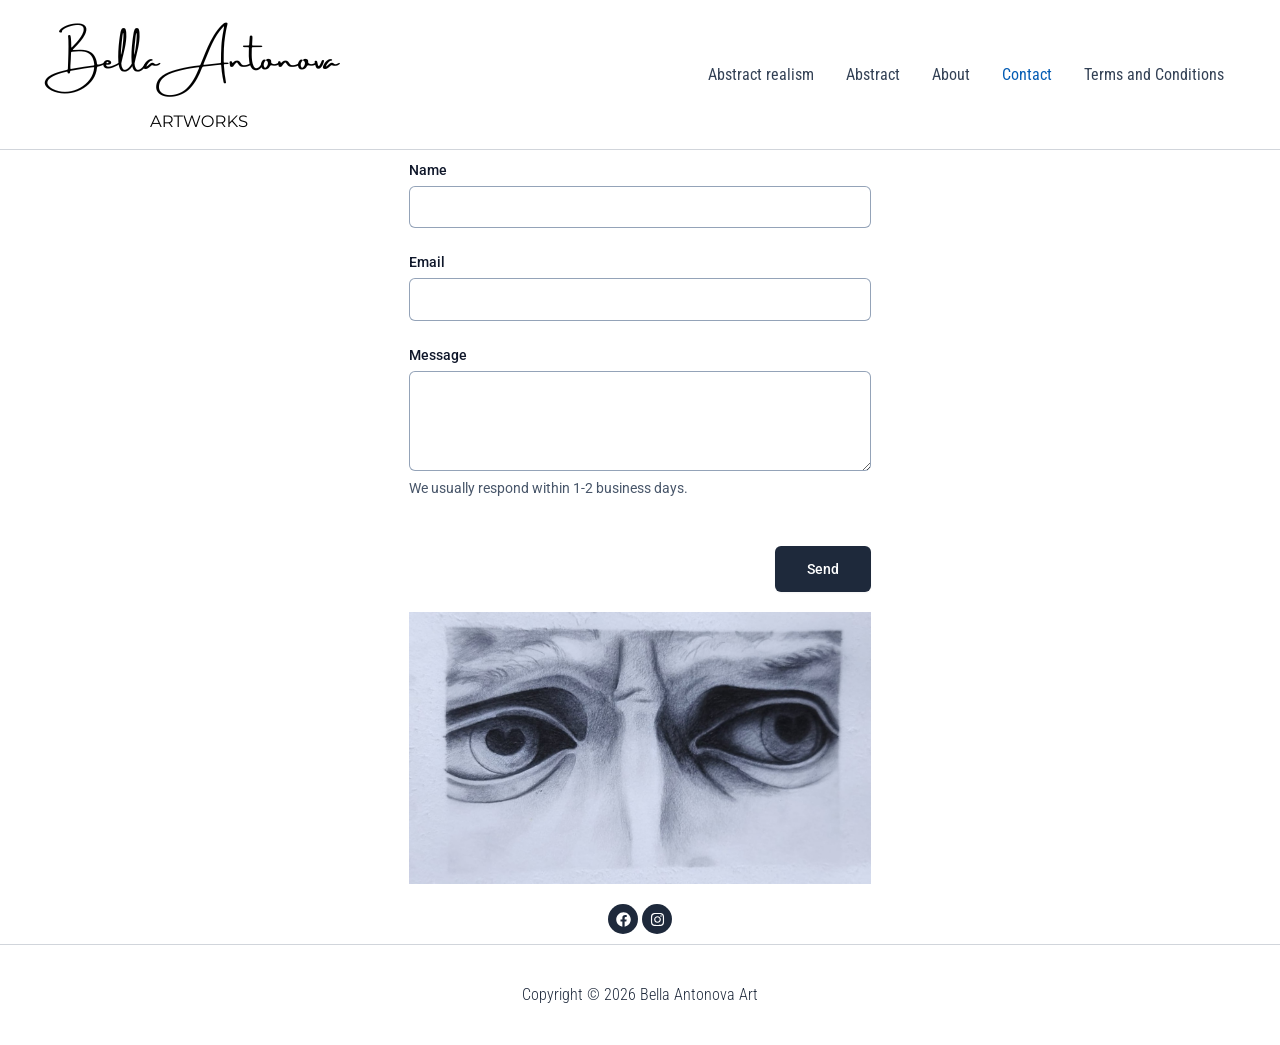
<file: contact/index.html>
<!DOCTYPE html>
<html lang="en-GB">
<head><meta charset="UTF-8">

<meta name="viewport" content="width=device-width, initial-scale=1">
	<link rel="profile" href="https://gmpg.org/xfn/11"> 
	<title>Contact</title>
<meta name="robots" content="max-image-preview:large">
<link rel="dns-prefetch" href="//fonts.googleapis.com">
<link rel="alternate" type="application/rss+xml" title=" » Feed" href="/feed/">
<link rel="alternate" type="application/rss+xml" title=" » Comments Feed" href="/comments/feed/">
<link rel="alternate" title="oEmbed (JSON)" type="application/json+oembed" href="/wp-json/oembed/1.0/embed?url=%2Fcontact%2F">
<link rel="alternate" title="oEmbed (XML)" type="text/xml+oembed" href="/wp-json/oembed/1.0/embed?url=%2Fcontact%2F&amp;format=xml">
<style id="wp-img-auto-sizes-contain-inline-css">
img:is([sizes=auto i],[sizes^="auto," i]){contain-intrinsic-size:3000px 1500px}
/*# sourceURL=wp-img-auto-sizes-contain-inline-css */
</style>
<link rel="stylesheet" id="astra-theme-css-css" href="/wp-content/themes/astra/assets/css/minified/main.min.css?ver=4.12.3" media="all">
<style id="astra-theme-css-inline-css">
:root{--ast-post-nav-space:0;--ast-container-default-xlg-padding:2.5em;--ast-container-default-lg-padding:2.5em;--ast-container-default-slg-padding:2em;--ast-container-default-md-padding:2.5em;--ast-container-default-sm-padding:2.5em;--ast-container-default-xs-padding:2.4em;--ast-container-default-xxs-padding:1.8em;--ast-code-block-background:#ECEFF3;--ast-comment-inputs-background:#F9FAFB;--ast-normal-container-width:1200px;--ast-narrow-container-width:750px;--ast-blog-title-font-weight:600;--ast-blog-meta-weight:600;--ast-global-color-primary:var(--ast-global-color-4);--ast-global-color-secondary:var(--ast-global-color-5);--ast-global-color-alternate-background:var(--ast-global-color-6);--ast-global-color-subtle-background:var(--ast-global-color-7);--ast-bg-style-guide:var( --ast-global-color-secondary,--ast-global-color-5 );--ast-shadow-style-guide:0px 0px 4px 0 #00000057;--ast-global-dark-bg-style:#fff;--ast-global-dark-lfs:#fbfbfb;--ast-widget-bg-color:#fafafa;--ast-wc-container-head-bg-color:#fbfbfb;--ast-title-layout-bg:#eeeeee;--ast-search-border-color:#e7e7e7;--ast-lifter-hover-bg:#e6e6e6;--ast-gallery-block-color:#000;--srfm-color-input-label:var(--ast-global-color-2);}html{font-size:100%;}a{color:var(--ast-global-color-0);}a:hover,a:focus{color:var(--ast-global-color-1);}body,button,input,select,textarea,.ast-button,.ast-custom-button{font-family:'Roboto Condensed',sans-serif;font-weight:400;font-size:16px;font-size:1rem;line-height:var(--ast-body-line-height,1.65);}blockquote{color:var(--ast-global-color-3);}h1,h2,h3,h4,h5,h6,.entry-content :where(h1,h2,h3,h4,h5,h6),.site-title,.site-title a{font-family:'Roboto Condensed',sans-serif;font-weight:400;}.ast-site-identity .site-title a{color:var(--ast-global-color-2);}.site-title{font-size:26px;font-size:1.625rem;display:block;}.site-header .site-description{font-size:15px;font-size:0.9375rem;display:none;}.entry-title{font-size:20px;font-size:1.25rem;}.ast-blog-single-element.ast-taxonomy-container a{font-size:14px;font-size:0.875rem;}.ast-blog-meta-container{font-size:13px;font-size:0.8125rem;}.archive .ast-article-post .ast-article-inner,.blog .ast-article-post .ast-article-inner,.archive .ast-article-post .ast-article-inner:hover,.blog .ast-article-post .ast-article-inner:hover{border-top-left-radius:6px;border-top-right-radius:6px;border-bottom-right-radius:6px;border-bottom-left-radius:6px;overflow:hidden;}h1,.entry-content :where(h1){font-size:36px;font-size:2.25rem;font-weight:400;font-family:'Roboto Condensed',sans-serif;line-height:1.4em;}h2,.entry-content :where(h2){font-size:30px;font-size:1.875rem;font-weight:300;font-family:'Roboto Condensed',sans-serif;line-height:1.3em;}h3,.entry-content :where(h3){font-size:24px;font-size:1.5rem;font-weight:300;font-family:'Roboto Condensed',sans-serif;line-height:1.3em;}h4,.entry-content :where(h4){font-size:20px;font-size:1.25rem;line-height:1.2em;font-weight:400;font-family:'Roboto Condensed',sans-serif;}h5,.entry-content :where(h5){font-size:18px;font-size:1.125rem;line-height:1.2em;font-weight:400;font-family:'Roboto Condensed',sans-serif;}h6,.entry-content :where(h6){font-size:16px;font-size:1rem;line-height:1.25em;font-weight:300;font-family:'Roboto Condensed',sans-serif;}::selection{background-color:var(--ast-global-color-0);color:#ffffff;}body,h1,h2,h3,h4,h5,h6,.entry-title a,.entry-content :where(h1,h2,h3,h4,h5,h6){color:var(--ast-global-color-3);}.tagcloud a:hover,.tagcloud a:focus,.tagcloud a.current-item{color:#ffffff;border-color:var(--ast-global-color-0);background-color:var(--ast-global-color-0);}input:focus,input[type="text"]:focus,input[type="email"]:focus,input[type="url"]:focus,input[type="password"]:focus,input[type="reset"]:focus,input[type="search"]:focus,textarea:focus{border-color:var(--ast-global-color-0);}input[type="radio"]:checked,input[type=reset],input[type="checkbox"]:checked,input[type="checkbox"]:hover:checked,input[type="checkbox"]:focus:checked,input[type=range]::-webkit-slider-thumb{border-color:var(--ast-global-color-0);background-color:var(--ast-global-color-0);box-shadow:none;}.site-footer a:hover + .post-count,.site-footer a:focus + .post-count{background:var(--ast-global-color-0);border-color:var(--ast-global-color-0);}.single .nav-links .nav-previous,.single .nav-links .nav-next{color:var(--ast-global-color-0);}.entry-meta,.entry-meta *{line-height:1.45;color:var(--ast-global-color-0);font-weight:600;}.entry-meta a:not(.ast-button):hover,.entry-meta a:not(.ast-button):hover *,.entry-meta a:not(.ast-button):focus,.entry-meta a:not(.ast-button):focus *,.page-links > .page-link,.page-links .page-link:hover,.post-navigation a:hover{color:var(--ast-global-color-1);}#cat option,.secondary .calendar_wrap thead a,.secondary .calendar_wrap thead a:visited{color:var(--ast-global-color-0);}.secondary .calendar_wrap #today,.ast-progress-val span{background:var(--ast-global-color-0);}.secondary a:hover + .post-count,.secondary a:focus + .post-count{background:var(--ast-global-color-0);border-color:var(--ast-global-color-0);}.calendar_wrap #today > a{color:#ffffff;}.page-links .page-link,.single .post-navigation a{color:var(--ast-global-color-3);}.ast-search-menu-icon .search-form button.search-submit{padding:0 4px;}.ast-search-menu-icon form.search-form{padding-right:0;}.ast-header-search .ast-search-menu-icon.ast-dropdown-active .search-form,.ast-header-search .ast-search-menu-icon.ast-dropdown-active .search-field:focus{transition:all 0.2s;}.search-form input.search-field:focus{outline:none;}.ast-mobile-header-content .ast-builder-layout-element:not(.ast-builder-menu):not(.ast-header-divider-element),.ast-mobile-popup-content .ast-builder-layout-element:not(.ast-builder-menu):not(.ast-header-divider-element){padding:15px 20px;}.ast-search-menu-icon .search-form button.search-submit:focus,.ast-theme-transparent-header .ast-header-search .ast-dropdown-active .ast-icon,.ast-theme-transparent-header .ast-inline-search .search-field:focus .ast-icon{color:var(--ast-global-color-1);}.ast-desktop .ast-header-search .slide-search .search-form{border:2px solid var(--ast-global-color-0);}.ast-header-search .slide-search .search-field{background-color:(--ast-global-dark-bg-style);}.ast-archive-title{color:var(--ast-global-color-2);}.widget-title{font-size:22px;font-size:1.375rem;color:var(--ast-global-color-2);}.ast-single-post .entry-content a,.ast-comment-content a:not(.ast-comment-edit-reply-wrap a){text-decoration:underline;}.ast-single-post .elementor-widget-button .elementor-button,.ast-single-post .entry-content .uagb-tab a,.ast-single-post .entry-content .uagb-ifb-cta a,.ast-single-post .entry-content .uabb-module-content a,.ast-single-post .entry-content .uagb-post-grid a,.ast-single-post .entry-content .uagb-timeline a,.ast-single-post .entry-content .uagb-toc__wrap a,.ast-single-post .entry-content .uagb-taxomony-box a,.entry-content .wp-block-latest-posts > li > a,.ast-single-post .entry-content .wp-block-file__button,a.ast-post-filter-single,.ast-single-post .ast-comment-content .comment-reply-link,.ast-single-post .ast-comment-content .comment-edit-link{text-decoration:none;}.ast-search-menu-icon.slide-search a:focus-visible:focus-visible,.astra-search-icon:focus-visible,#close:focus-visible,a:focus-visible,.ast-menu-toggle:focus-visible,.site .skip-link:focus-visible,.wp-block-loginout input:focus-visible,.wp-block-search.wp-block-search__button-inside .wp-block-search__inside-wrapper,.ast-header-navigation-arrow:focus-visible,.ast-orders-table__row .ast-orders-table__cell:focus-visible,a#ast-apply-coupon:focus-visible,#ast-apply-coupon:focus-visible,#close:focus-visible,.button.search-submit:focus-visible,#search_submit:focus,.normal-search:focus-visible,.ast-header-account-wrap:focus-visible,.astra-cart-drawer-close:focus,.ast-single-variation:focus,.ast-button:focus,.ast-builder-button-wrap:has(.ast-custom-button-link:focus),.ast-builder-button-wrap .ast-custom-button-link:focus{outline-style:dotted;outline-color:inherit;outline-width:thin;}input:focus,input[type="text"]:focus,input[type="email"]:focus,input[type="url"]:focus,input[type="password"]:focus,input[type="reset"]:focus,input[type="search"]:focus,input[type="number"]:focus,textarea:focus,.wp-block-search__input:focus,[data-section="section-header-mobile-trigger"] .ast-button-wrap .ast-mobile-menu-trigger-minimal:focus,.ast-mobile-popup-drawer.active .menu-toggle-close:focus,#ast-scroll-top:focus,#coupon_code:focus,#ast-coupon-code:focus{border-style:dotted;border-color:inherit;border-width:thin;}input{outline:none;}.ast-logo-title-inline .site-logo-img{padding-right:1em;}.site-logo-img img{ transition:all 0.2s linear;}body .ast-oembed-container *{position:absolute;top:0;width:100%;height:100%;left:0;}body .wp-block-embed-pocket-casts .ast-oembed-container *{position:unset;}.ast-single-post-featured-section + article {margin-top: 2em;}.site-content .ast-single-post-featured-section img {width: 100%;overflow: hidden;object-fit: cover;}.ast-separate-container .site-content .ast-single-post-featured-section + article {margin-top: -80px;z-index: 9;position: relative;border-radius: 4px;}@media (min-width: 922px) {.ast-no-sidebar .site-content .ast-article-image-container--wide {margin-left: -120px;margin-right: -120px;max-width: unset;width: unset;}.ast-left-sidebar .site-content .ast-article-image-container--wide,.ast-right-sidebar .site-content .ast-article-image-container--wide {margin-left: -10px;margin-right: -10px;}.site-content .ast-article-image-container--full {margin-left: calc( -50vw + 50%);margin-right: calc( -50vw + 50%);max-width: 100vw;width: 100vw;}.ast-left-sidebar .site-content .ast-article-image-container--full,.ast-right-sidebar .site-content .ast-article-image-container--full {margin-left: -10px;margin-right: -10px;max-width: inherit;width: auto;}}.site > .ast-single-related-posts-container {margin-top: 0;}@media (min-width: 922px) {.ast-desktop .ast-container--narrow {max-width: var(--ast-narrow-container-width);margin: 0 auto;}}.ast-page-builder-template .hentry {margin: 0;}.ast-page-builder-template .site-content > .ast-container {max-width: 100%;padding: 0;}.ast-page-builder-template .site .site-content #primary {padding: 0;margin: 0;}.ast-page-builder-template .no-results {text-align: center;margin: 4em auto;}.ast-page-builder-template .ast-pagination {padding: 2em;}.ast-page-builder-template .entry-header.ast-no-title.ast-no-thumbnail {margin-top: 0;}.ast-page-builder-template .entry-header.ast-header-without-markup {margin-top: 0;margin-bottom: 0;}.ast-page-builder-template .entry-header.ast-no-title.ast-no-meta {margin-bottom: 0;}.ast-page-builder-template.single .post-navigation {padding-bottom: 2em;}.ast-page-builder-template.single-post .site-content > .ast-container {max-width: 100%;}.ast-page-builder-template .entry-header {margin-top: 2em;margin-left: auto;margin-right: auto;}.ast-page-builder-template .ast-archive-description {margin: 2em auto 0;padding-left: 20px;padding-right: 20px;}.ast-page-builder-template .ast-row {margin-left: 0;margin-right: 0;}.single.ast-page-builder-template .entry-header + .entry-content,.single.ast-page-builder-template .ast-single-entry-banner + .site-content article .entry-content {margin-bottom: 2em;}@media(min-width: 921px) {.ast-page-builder-template.archive.ast-right-sidebar .ast-row article,.ast-page-builder-template.archive.ast-left-sidebar .ast-row article {padding-left: 0;padding-right: 0;}}input[type="text"],input[type="number"],input[type="email"],input[type="url"],input[type="password"],input[type="search"],input[type=reset],input[type=tel],input[type=date],select,textarea{font-size:16px;font-style:normal;font-weight:400;line-height:24px;width:100%;padding:12px 16px;border-radius:4px;box-shadow:0px 1px 2px 0px rgba(0,0,0,0.05);color:var(--ast-form-input-text,#475569);}input[type="text"],input[type="number"],input[type="email"],input[type="url"],input[type="password"],input[type="search"],input[type=reset],input[type=tel],input[type=date],select{height:40px;}input[type="date"]{border-width:1px;border-style:solid;border-color:var(--ast-border-color);background:var( --ast-global-color-secondary,--ast-global-color-5 );}input[type="text"]:focus,input[type="number"]:focus,input[type="email"]:focus,input[type="url"]:focus,input[type="password"]:focus,input[type="search"]:focus,input[type=reset]:focus,input[type="tel"]:focus,input[type="date"]:focus,select:focus,textarea:focus{border-color:#046BD2;box-shadow:none;outline:none;color:var(--ast-form-input-focus-text,#475569);}label,legend{color:var(--ast-global-color-2,#111827 );font-size:14px;font-style:normal;font-weight:500;line-height:20px;}select{padding:6px 10px;}fieldset{padding:30px;border-radius:4px;}button,.ast-button,.button,input[type="button"],input[type="reset"],input[type="submit"],a:where(.wp-block-button__link){border-radius:4px;box-shadow:0px 1px 2px 0px rgba(0,0,0,0.05);}:root{--ast-comment-inputs-background:#FFF;}::placeholder{color:var(--ast-form-field-color,#9CA3AF);}::-ms-input-placeholder{color:var(--ast-form-field-color,#9CA3AF);}@media (max-width:921.9px){#ast-desktop-header{display:none;}}@media (min-width:922px){#ast-mobile-header{display:none;}}.wp-block-buttons.aligncenter{justify-content:center;}@media (max-width:921px){.ast-theme-transparent-header #primary,.ast-theme-transparent-header #secondary{padding:0;}}@media (max-width:921px){.ast-plain-container.ast-no-sidebar #primary{padding:0;}}.ast-plain-container.ast-no-sidebar #primary{margin-top:0;margin-bottom:0;}.wp-block-button.is-style-outline .wp-block-button__link{border-color:var(--ast-global-color-0);}div.wp-block-button.is-style-outline > .wp-block-button__link:not(.has-text-color),div.wp-block-button.wp-block-button__link.is-style-outline:not(.has-text-color){color:var(--ast-global-color-0);}.wp-block-button.is-style-outline .wp-block-button__link:hover,.wp-block-buttons .wp-block-button.is-style-outline .wp-block-button__link:focus,.wp-block-buttons .wp-block-button.is-style-outline > .wp-block-button__link:not(.has-text-color):hover,.wp-block-buttons .wp-block-button.wp-block-button__link.is-style-outline:not(.has-text-color):hover{color:#ffffff;background-color:var(--ast-global-color-1);border-color:var(--ast-global-color-1);}.post-page-numbers.current .page-link,.ast-pagination .page-numbers.current{color:#ffffff;border-color:var(--ast-global-color-0);background-color:var(--ast-global-color-0);}.wp-block-buttons .wp-block-button.is-style-outline .wp-block-button__link.wp-element-button,.ast-outline-button,.wp-block-uagb-buttons-child .uagb-buttons-repeater.ast-outline-button{border-color:var(--ast-global-color-0);border-top-width:2px;border-right-width:2px;border-bottom-width:2px;border-left-width:2px;font-family:inherit;font-weight:500;font-size:16px;font-size:1rem;line-height:1em;padding-top:13px;padding-right:30px;padding-bottom:13px;padding-left:30px;}.wp-block-buttons .wp-block-button.is-style-outline > .wp-block-button__link:not(.has-text-color),.wp-block-buttons .wp-block-button.wp-block-button__link.is-style-outline:not(.has-text-color),.ast-outline-button{color:var(--ast-global-color-0);}.wp-block-button.is-style-outline .wp-block-button__link:hover,.wp-block-buttons .wp-block-button.is-style-outline .wp-block-button__link:focus,.wp-block-buttons .wp-block-button.is-style-outline > .wp-block-button__link:not(.has-text-color):hover,.wp-block-buttons .wp-block-button.wp-block-button__link.is-style-outline:not(.has-text-color):hover,.ast-outline-button:hover,.ast-outline-button:focus,.wp-block-uagb-buttons-child .uagb-buttons-repeater.ast-outline-button:hover,.wp-block-uagb-buttons-child .uagb-buttons-repeater.ast-outline-button:focus{color:#ffffff;background-color:var(--ast-global-color-1);border-color:var(--ast-global-color-1);}.ast-single-post .entry-content a.ast-outline-button,.ast-single-post .entry-content .is-style-outline>.wp-block-button__link{text-decoration:none;}.wp-block-button .wp-block-button__link.wp-element-button.is-style-outline:not(.has-background),.wp-block-button.is-style-outline>.wp-block-button__link.wp-element-button:not(.has-background),.ast-outline-button{background-color:transparent;}.uagb-buttons-repeater.ast-outline-button{border-radius:9999px;}@media (max-width:921px){.wp-block-buttons .wp-block-button.is-style-outline .wp-block-button__link.wp-element-button,.ast-outline-button,.wp-block-uagb-buttons-child .uagb-buttons-repeater.ast-outline-button{padding-top:12px;padding-right:28px;padding-bottom:12px;padding-left:28px;}}@media (max-width:544px){.wp-block-buttons .wp-block-button.is-style-outline .wp-block-button__link.wp-element-button,.ast-outline-button,.wp-block-uagb-buttons-child .uagb-buttons-repeater.ast-outline-button{padding-top:10px;padding-right:24px;padding-bottom:10px;padding-left:24px;}}.entry-content[data-ast-blocks-layout] > figure{margin-bottom:1em;}h1.widget-title{font-weight:400;}h2.widget-title{font-weight:300;}h3.widget-title{font-weight:300;}#page{display:flex;flex-direction:column;min-height:100vh;}.ast-404-layout-1 h1.page-title{color:var(--ast-global-color-2);}.single .post-navigation a{line-height:1em;height:inherit;}.error-404 .page-sub-title{font-size:1.5rem;font-weight:inherit;}.search .site-content .content-area .search-form{margin-bottom:0;}#page .site-content{flex-grow:1;}.widget{margin-bottom:1.25em;}#secondary li{line-height:1.5em;}#secondary .wp-block-group h2{margin-bottom:0.7em;}#secondary h2{font-size:1.7rem;}.ast-separate-container .ast-article-post,.ast-separate-container .ast-article-single,.ast-separate-container .comment-respond{padding:3em;}.ast-separate-container .ast-article-single .ast-article-single{padding:0;}.ast-article-single .wp-block-post-template-is-layout-grid{padding-left:0;}.ast-separate-container .comments-title,.ast-narrow-container .comments-title{padding:1.5em 2em;}.ast-page-builder-template .comment-form-textarea,.ast-comment-formwrap .ast-grid-common-col{padding:0;}.ast-comment-formwrap{padding:0;display:inline-flex;column-gap:20px;width:100%;margin-left:0;margin-right:0;}.comments-area textarea#comment:focus,.comments-area textarea#comment:active,.comments-area .ast-comment-formwrap input[type="text"]:focus,.comments-area .ast-comment-formwrap input[type="text"]:active {box-shadow:none;outline:none;}.archive.ast-page-builder-template .entry-header{margin-top:2em;}.ast-page-builder-template .ast-comment-formwrap{width:100%;}.entry-title{margin-bottom:0.6em;}.ast-archive-description p{font-size:inherit;font-weight:inherit;line-height:inherit;}.ast-separate-container .ast-comment-list li.depth-1,.hentry{margin-bottom:1.5em;}.site-content section.ast-archive-description{margin-bottom:2em;}@media (min-width:921px){.ast-left-sidebar.ast-page-builder-template #secondary,.archive.ast-right-sidebar.ast-page-builder-template .site-main{padding-left:20px;padding-right:20px;}}@media (max-width:544px){.ast-comment-formwrap.ast-row{column-gap:10px;display:inline-block;}#ast-commentform .ast-grid-common-col{position:relative;width:100%;}}@media (min-width:1201px){.ast-separate-container .ast-article-post,.ast-separate-container .ast-article-single,.ast-separate-container .ast-author-box,.ast-separate-container .ast-404-layout-1,.ast-separate-container .no-results{padding:3em;}}@media (max-width:921px){.ast-left-sidebar #content > .ast-container{display:flex;flex-direction:column-reverse;width:100%;}}@media (min-width:922px){.ast-separate-container.ast-right-sidebar #primary,.ast-separate-container.ast-left-sidebar #primary{border:0;}.search-no-results.ast-separate-container #primary{margin-bottom:4em;}}.wp-block-button .wp-block-button__link{color:#ffffff;}.wp-block-button .wp-block-button__link:hover,.wp-block-button .wp-block-button__link:focus{color:#ffffff;background-color:var(--ast-global-color-1);border-color:var(--ast-global-color-1);}.elementor-widget-heading h1.elementor-heading-title{line-height:1.4em;}.elementor-widget-heading h2.elementor-heading-title{line-height:1.3em;}.elementor-widget-heading h3.elementor-heading-title{line-height:1.3em;}.elementor-widget-heading h4.elementor-heading-title{line-height:1.2em;}.elementor-widget-heading h5.elementor-heading-title{line-height:1.2em;}.elementor-widget-heading h6.elementor-heading-title{line-height:1.25em;}.wp-block-button .wp-block-button__link,.wp-block-search .wp-block-search__button,body .wp-block-file .wp-block-file__button{border-color:var(--ast-global-color-0);background-color:var(--ast-global-color-0);color:#ffffff;font-family:inherit;font-weight:500;line-height:1em;font-size:16px;font-size:1rem;padding-top:15px;padding-right:30px;padding-bottom:15px;padding-left:30px;}.ast-single-post .entry-content .wp-block-button .wp-block-button__link,.ast-single-post .entry-content .wp-block-search .wp-block-search__button,body .entry-content .wp-block-file .wp-block-file__button{text-decoration:none;}@media (max-width:921px){.wp-block-button .wp-block-button__link,.wp-block-search .wp-block-search__button,body .wp-block-file .wp-block-file__button{padding-top:14px;padding-right:28px;padding-bottom:14px;padding-left:28px;}}@media (max-width:544px){.wp-block-button .wp-block-button__link,.wp-block-search .wp-block-search__button,body .wp-block-file .wp-block-file__button{padding-top:12px;padding-right:24px;padding-bottom:12px;padding-left:24px;}}.menu-toggle,button,.ast-button,.ast-custom-button,.button,input#submit,input[type="button"],input[type="submit"],input[type="reset"],#comments .submit,.search .search-submit,form[CLASS*="wp-block-search__"].wp-block-search .wp-block-search__inside-wrapper .wp-block-search__button,body .wp-block-file .wp-block-file__button,.search .search-submit{border-style:solid;border-top-width:0;border-right-width:0;border-left-width:0;border-bottom-width:0;color:#ffffff;border-color:var(--ast-global-color-0);background-color:var(--ast-global-color-0);padding-top:15px;padding-right:30px;padding-bottom:15px;padding-left:30px;font-family:inherit;font-weight:500;font-size:16px;font-size:1rem;line-height:1em;}button:focus,.menu-toggle:hover,button:hover,.ast-button:hover,.ast-custom-button:hover .button:hover,.ast-custom-button:hover ,input[type=reset]:hover,input[type=reset]:focus,input#submit:hover,input#submit:focus,input[type="button"]:hover,input[type="button"]:focus,input[type="submit"]:hover,input[type="submit"]:focus,form[CLASS*="wp-block-search__"].wp-block-search .wp-block-search__inside-wrapper .wp-block-search__button:hover,form[CLASS*="wp-block-search__"].wp-block-search .wp-block-search__inside-wrapper .wp-block-search__button:focus,body .wp-block-file .wp-block-file__button:hover,body .wp-block-file .wp-block-file__button:focus{color:#ffffff;background-color:var(--ast-global-color-1);border-color:var(--ast-global-color-1);}form[CLASS*="wp-block-search__"].wp-block-search .wp-block-search__inside-wrapper .wp-block-search__button.has-icon{padding-top:calc(15px - 3px);padding-right:calc(30px - 3px);padding-bottom:calc(15px - 3px);padding-left:calc(30px - 3px);}@media (max-width:921px){.menu-toggle,button,.ast-button,.ast-custom-button,.button,input#submit,input[type="button"],input[type="submit"],input[type="reset"],#comments .submit,.search .search-submit,form[CLASS*="wp-block-search__"].wp-block-search .wp-block-search__inside-wrapper .wp-block-search__button,body .wp-block-file .wp-block-file__button,.search .search-submit{padding-top:14px;padding-right:28px;padding-bottom:14px;padding-left:28px;}}@media (max-width:544px){.menu-toggle,button,.ast-button,.ast-custom-button,.button,input#submit,input[type="button"],input[type="submit"],input[type="reset"],#comments .submit,.search .search-submit,form[CLASS*="wp-block-search__"].wp-block-search .wp-block-search__inside-wrapper .wp-block-search__button,body .wp-block-file .wp-block-file__button,.search .search-submit{padding-top:12px;padding-right:24px;padding-bottom:12px;padding-left:24px;}}@media (max-width:921px){.ast-mobile-header-stack .main-header-bar .ast-search-menu-icon{display:inline-block;}.ast-header-break-point.ast-header-custom-item-outside .ast-mobile-header-stack .main-header-bar .ast-search-icon{margin:0;}.ast-comment-avatar-wrap img{max-width:2.5em;}.ast-comment-meta{padding:0 1.8888em 1.3333em;}}@media (min-width:544px){.ast-container{max-width:100%;}}@media (max-width:544px){.ast-separate-container .ast-article-post,.ast-separate-container .ast-article-single,.ast-separate-container .comments-title,.ast-separate-container .ast-archive-description{padding:1.5em 1em;}.ast-separate-container #content .ast-container{padding-left:0.54em;padding-right:0.54em;}.ast-separate-container .ast-comment-list .bypostauthor{padding:.5em;}.ast-search-menu-icon.ast-dropdown-active .search-field{width:170px;}} #ast-mobile-header .ast-site-header-cart-li a{pointer-events:none;}.ast-separate-container{background-color:var(--ast-global-color-5);}@media (max-width:921px){.site-title{display:block;}.site-header .site-description{display:none;}h1,.entry-content :where(h1){font-size:30px;font-size:1.875rem;}h2,.entry-content :where(h2){font-size:25px;font-size:1.5625rem;}h3,.entry-content :where(h3){font-size:20px;font-size:1.25rem;}}@media (max-width:544px){.site-title{display:block;}.site-header .site-description{display:none;}h1,.entry-content :where(h1){font-size:30px;font-size:1.875rem;}h2,.entry-content :where(h2){font-size:25px;font-size:1.5625rem;}h3,.entry-content :where(h3){font-size:20px;font-size:1.25rem;}}@media (max-width:921px){html{font-size:91.2%;}}@media (max-width:544px){html{font-size:91.2%;}}@media (min-width:922px){.ast-container{max-width:1240px;}}@media (min-width:922px){.site-content .ast-container{display:flex;}}@media (max-width:921px){.site-content .ast-container{flex-direction:column;}}.entry-content :where(h1,h2,h3,h4,h5,h6){clear:none;}@media (min-width:922px){.main-header-menu .sub-menu .menu-item.ast-left-align-sub-menu:hover > .sub-menu,.main-header-menu .sub-menu .menu-item.ast-left-align-sub-menu.focus > .sub-menu{margin-left:-0px;}}.entry-content li > p{margin-bottom:0;}.site .comments-area{padding-bottom:2em;margin-top:2em;}.wp-block-file {display: flex;align-items: center;flex-wrap: wrap;justify-content: space-between;}.wp-block-pullquote {border: none;}.wp-block-pullquote blockquote::before {content: "\201D";font-family: "Helvetica",sans-serif;display: flex;transform: rotate( 180deg );font-size: 6rem;font-style: normal;line-height: 1;font-weight: bold;align-items: center;justify-content: center;}.has-text-align-right > blockquote::before {justify-content: flex-start;}.has-text-align-left > blockquote::before {justify-content: flex-end;}figure.wp-block-pullquote.is-style-solid-color blockquote {max-width: 100%;text-align: inherit;}:root {--wp--custom--ast-default-block-top-padding: 3em;--wp--custom--ast-default-block-right-padding: 3em;--wp--custom--ast-default-block-bottom-padding: 3em;--wp--custom--ast-default-block-left-padding: 3em;--wp--custom--ast-container-width: 1200px;--wp--custom--ast-content-width-size: 1200px;--wp--custom--ast-wide-width-size: calc(1200px + var(--wp--custom--ast-default-block-left-padding) + var(--wp--custom--ast-default-block-right-padding));}.ast-narrow-container {--wp--custom--ast-content-width-size: 750px;--wp--custom--ast-wide-width-size: 750px;}@media(max-width: 921px) {:root {--wp--custom--ast-default-block-top-padding: 3em;--wp--custom--ast-default-block-right-padding: 2em;--wp--custom--ast-default-block-bottom-padding: 3em;--wp--custom--ast-default-block-left-padding: 2em;}}@media(max-width: 544px) {:root {--wp--custom--ast-default-block-top-padding: 3em;--wp--custom--ast-default-block-right-padding: 1.5em;--wp--custom--ast-default-block-bottom-padding: 3em;--wp--custom--ast-default-block-left-padding: 1.5em;}}.entry-content > .wp-block-group,.entry-content > .wp-block-cover,.entry-content > .wp-block-columns {padding-top: var(--wp--custom--ast-default-block-top-padding);padding-right: var(--wp--custom--ast-default-block-right-padding);padding-bottom: var(--wp--custom--ast-default-block-bottom-padding);padding-left: var(--wp--custom--ast-default-block-left-padding);}.ast-plain-container.ast-no-sidebar .entry-content > .alignfull,.ast-page-builder-template .ast-no-sidebar .entry-content > .alignfull {margin-left: calc( -50vw + 50%);margin-right: calc( -50vw + 50%);max-width: 100vw;width: 100vw;}.ast-plain-container.ast-no-sidebar .entry-content .alignfull .alignfull,.ast-page-builder-template.ast-no-sidebar .entry-content .alignfull .alignfull,.ast-plain-container.ast-no-sidebar .entry-content .alignfull .alignwide,.ast-page-builder-template.ast-no-sidebar .entry-content .alignfull .alignwide,.ast-plain-container.ast-no-sidebar .entry-content .alignwide .alignfull,.ast-page-builder-template.ast-no-sidebar .entry-content .alignwide .alignfull,.ast-plain-container.ast-no-sidebar .entry-content .alignwide .alignwide,.ast-page-builder-template.ast-no-sidebar .entry-content .alignwide .alignwide,.ast-plain-container.ast-no-sidebar .entry-content .wp-block-column .alignfull,.ast-page-builder-template.ast-no-sidebar .entry-content .wp-block-column .alignfull,.ast-plain-container.ast-no-sidebar .entry-content .wp-block-column .alignwide,.ast-page-builder-template.ast-no-sidebar .entry-content .wp-block-column .alignwide {margin-left: auto;margin-right: auto;width: 100%;}[data-ast-blocks-layout] .wp-block-separator:not(.is-style-dots) {height: 0;}[data-ast-blocks-layout] .wp-block-separator {margin: 20px auto;}[data-ast-blocks-layout] .wp-block-separator:not(.is-style-wide):not(.is-style-dots) {max-width: 100px;}[data-ast-blocks-layout] .wp-block-separator.has-background {padding: 0;}.entry-content[data-ast-blocks-layout] > * {max-width: var(--wp--custom--ast-content-width-size);margin-left: auto;margin-right: auto;}.entry-content[data-ast-blocks-layout] > .alignwide {max-width: var(--wp--custom--ast-wide-width-size);}.entry-content[data-ast-blocks-layout] .alignfull {max-width: none;}.entry-content .wp-block-columns {margin-bottom: 0;}blockquote {margin: 1.5em;border-color: rgba(0,0,0,0.05);}.wp-block-quote:not(.has-text-align-right):not(.has-text-align-center) {border-left: 5px solid rgba(0,0,0,0.05);}.has-text-align-right > blockquote,blockquote.has-text-align-right {border-right: 5px solid rgba(0,0,0,0.05);}.has-text-align-left > blockquote,blockquote.has-text-align-left {border-left: 5px solid rgba(0,0,0,0.05);}.wp-block-site-tagline,.wp-block-latest-posts .read-more {margin-top: 15px;}.wp-block-loginout p label {display: block;}.wp-block-loginout p:not(.login-remember):not(.login-submit) input {width: 100%;}.wp-block-loginout input:focus {border-color: transparent;}.wp-block-loginout input:focus {outline: thin dotted;}.entry-content .wp-block-media-text .wp-block-media-text__content {padding: 0 0 0 8%;}.entry-content .wp-block-media-text.has-media-on-the-right .wp-block-media-text__content {padding: 0 8% 0 0;}.entry-content .wp-block-media-text.has-background .wp-block-media-text__content {padding: 8%;}.entry-content .wp-block-cover:not([class*="background-color"]):not(.has-text-color.has-link-color) .wp-block-cover__inner-container,.entry-content .wp-block-cover:not([class*="background-color"]) .wp-block-cover-image-text,.entry-content .wp-block-cover:not([class*="background-color"]) .wp-block-cover-text,.entry-content .wp-block-cover-image:not([class*="background-color"]) .wp-block-cover__inner-container,.entry-content .wp-block-cover-image:not([class*="background-color"]) .wp-block-cover-image-text,.entry-content .wp-block-cover-image:not([class*="background-color"]) .wp-block-cover-text {color: var(--ast-global-color-primary,var(--ast-global-color-5));}.wp-block-loginout .login-remember input {width: 1.1rem;height: 1.1rem;margin: 0 5px 4px 0;vertical-align: middle;}.wp-block-latest-posts > li > *:first-child,.wp-block-latest-posts:not(.is-grid) > li:first-child {margin-top: 0;}.entry-content > .wp-block-buttons,.entry-content > .wp-block-uagb-buttons {margin-bottom: 1.5em;}.wp-block-search__inside-wrapper .wp-block-search__input {padding: 0 10px;color: var(--ast-global-color-3);background: var(--ast-global-color-primary,var(--ast-global-color-5));border-color: var(--ast-border-color);}.wp-block-latest-posts .read-more {margin-bottom: 1.5em;}.wp-block-search__no-button .wp-block-search__inside-wrapper .wp-block-search__input {padding-top: 5px;padding-bottom: 5px;}.wp-block-latest-posts .wp-block-latest-posts__post-date,.wp-block-latest-posts .wp-block-latest-posts__post-author {font-size: 1rem;}.wp-block-latest-posts > li > *,.wp-block-latest-posts:not(.is-grid) > li {margin-top: 12px;margin-bottom: 12px;}.ast-page-builder-template .entry-content[data-ast-blocks-layout] > .alignwide:where(:not(.uagb-is-root-container):not(.spectra-is-root-container)) > * {max-width: var(--wp--custom--ast-wide-width-size);}.ast-page-builder-template .entry-content[data-ast-blocks-layout] > .inherit-container-width > *,.ast-page-builder-template .entry-content[data-ast-blocks-layout] > *:not(.wp-block-group):where(:not(.uagb-is-root-container):not(.spectra-is-root-container)) > *,.entry-content[data-ast-blocks-layout] > .wp-block-cover .wp-block-cover__inner-container {max-width: none ;margin-left: auto;margin-right: auto;}.ast-page-builder-template .entry-content[data-ast-blocks-layout] > *,.ast-page-builder-template .entry-content[data-ast-blocks-layout] > .alignfull:where(:not(.wp-block-group):not(.uagb-is-root-container):not(.spectra-is-root-container)) > * {max-width: none;}.entry-content[data-ast-blocks-layout] .wp-block-cover:not(.alignleft):not(.alignright) {width: auto;}@media(max-width: 1200px) {.ast-separate-container .entry-content > .alignfull,.ast-separate-container .entry-content[data-ast-blocks-layout] > .alignwide,.ast-plain-container .entry-content[data-ast-blocks-layout] > .alignwide,.ast-plain-container .entry-content .alignfull {margin-left: calc(-1 * min(var(--ast-container-default-xlg-padding),20px)) ;margin-right: calc(-1 * min(var(--ast-container-default-xlg-padding),20px));}}@media(min-width: 1201px) {.ast-separate-container .entry-content > .alignfull {margin-left: calc(-1 * var(--ast-container-default-xlg-padding) );margin-right: calc(-1 * var(--ast-container-default-xlg-padding) );}.ast-separate-container .entry-content[data-ast-blocks-layout] > .alignwide,.ast-plain-container .entry-content[data-ast-blocks-layout] > .alignwide {margin-left: auto;margin-right: auto;}}@media(min-width: 921px) {.ast-separate-container .entry-content .wp-block-group.alignwide:not(.inherit-container-width) > :where(:not(.alignleft):not(.alignright)),.ast-plain-container .entry-content .wp-block-group.alignwide:not(.inherit-container-width) > :where(:not(.alignleft):not(.alignright)) {max-width: calc( var(--wp--custom--ast-content-width-size) + 80px );}.ast-plain-container.ast-right-sidebar .entry-content[data-ast-blocks-layout] .alignfull,.ast-plain-container.ast-left-sidebar .entry-content[data-ast-blocks-layout] .alignfull {margin-left: -60px;margin-right: -60px;}}@media(min-width: 544px) {.entry-content > .alignleft {margin-right: 20px;}.entry-content > .alignright {margin-left: 20px;}}@media (max-width:544px){.wp-block-columns .wp-block-column:not(:last-child){margin-bottom:20px;}.wp-block-latest-posts{margin:0;}}@media( max-width: 600px ) {.entry-content .wp-block-media-text .wp-block-media-text__content,.entry-content .wp-block-media-text.has-media-on-the-right .wp-block-media-text__content {padding: 8% 0 0;}.entry-content .wp-block-media-text.has-background .wp-block-media-text__content {padding: 8%;}}.ast-page-builder-template .entry-header {padding-left: 0;}.ast-narrow-container .site-content .wp-block-uagb-image--align-full .wp-block-uagb-image__figure {max-width: 100%;margin-left: auto;margin-right: auto;}.entry-content ul,.entry-content ol {padding: revert;margin: revert;padding-left: 20px;}.entry-content ul.wc-block-product-template{padding: 0;}:root .has-ast-global-color-0-color{color:var(--ast-global-color-0);}:root .has-ast-global-color-0-background-color{background-color:var(--ast-global-color-0);}:root .wp-block-button .has-ast-global-color-0-color{color:var(--ast-global-color-0);}:root .wp-block-button .has-ast-global-color-0-background-color{background-color:var(--ast-global-color-0);}:root .has-ast-global-color-1-color{color:var(--ast-global-color-1);}:root .has-ast-global-color-1-background-color{background-color:var(--ast-global-color-1);}:root .wp-block-button .has-ast-global-color-1-color{color:var(--ast-global-color-1);}:root .wp-block-button .has-ast-global-color-1-background-color{background-color:var(--ast-global-color-1);}:root .has-ast-global-color-2-color{color:var(--ast-global-color-2);}:root .has-ast-global-color-2-background-color{background-color:var(--ast-global-color-2);}:root .wp-block-button .has-ast-global-color-2-color{color:var(--ast-global-color-2);}:root .wp-block-button .has-ast-global-color-2-background-color{background-color:var(--ast-global-color-2);}:root .has-ast-global-color-3-color{color:var(--ast-global-color-3);}:root .has-ast-global-color-3-background-color{background-color:var(--ast-global-color-3);}:root .wp-block-button .has-ast-global-color-3-color{color:var(--ast-global-color-3);}:root .wp-block-button .has-ast-global-color-3-background-color{background-color:var(--ast-global-color-3);}:root .has-ast-global-color-4-color{color:var(--ast-global-color-4);}:root .has-ast-global-color-4-background-color{background-color:var(--ast-global-color-4);}:root .wp-block-button .has-ast-global-color-4-color{color:var(--ast-global-color-4);}:root .wp-block-button .has-ast-global-color-4-background-color{background-color:var(--ast-global-color-4);}:root .has-ast-global-color-5-color{color:var(--ast-global-color-5);}:root .has-ast-global-color-5-background-color{background-color:var(--ast-global-color-5);}:root .wp-block-button .has-ast-global-color-5-color{color:var(--ast-global-color-5);}:root .wp-block-button .has-ast-global-color-5-background-color{background-color:var(--ast-global-color-5);}:root .has-ast-global-color-6-color{color:var(--ast-global-color-6);}:root .has-ast-global-color-6-background-color{background-color:var(--ast-global-color-6);}:root .wp-block-button .has-ast-global-color-6-color{color:var(--ast-global-color-6);}:root .wp-block-button .has-ast-global-color-6-background-color{background-color:var(--ast-global-color-6);}:root .has-ast-global-color-7-color{color:var(--ast-global-color-7);}:root .has-ast-global-color-7-background-color{background-color:var(--ast-global-color-7);}:root .wp-block-button .has-ast-global-color-7-color{color:var(--ast-global-color-7);}:root .wp-block-button .has-ast-global-color-7-background-color{background-color:var(--ast-global-color-7);}:root .has-ast-global-color-8-color{color:var(--ast-global-color-8);}:root .has-ast-global-color-8-background-color{background-color:var(--ast-global-color-8);}:root .wp-block-button .has-ast-global-color-8-color{color:var(--ast-global-color-8);}:root .wp-block-button .has-ast-global-color-8-background-color{background-color:var(--ast-global-color-8);}:root{--ast-global-color-0:#046bd2;--ast-global-color-1:#045cb4;--ast-global-color-2:#1e293b;--ast-global-color-3:#334155;--ast-global-color-4:#FFFFFF;--ast-global-color-5:#F0F5FA;--ast-global-color-6:#111111;--ast-global-color-7:#D1D5DB;--ast-global-color-8:#111111;}:root {--ast-border-color : var(--ast-global-color-7);}.ast-single-entry-banner {-js-display: flex;display: flex;flex-direction: column;justify-content: center;text-align: center;position: relative;background: var(--ast-title-layout-bg);}.ast-single-entry-banner[data-banner-layout="layout-1"] {max-width: 1200px;background: inherit;padding: 20px 0;}.ast-single-entry-banner[data-banner-width-type="custom"] {margin: 0 auto;width: 100%;}.ast-single-entry-banner + .site-content .entry-header {margin-bottom: 0;}.site .ast-author-avatar {--ast-author-avatar-size: ;}a.ast-underline-text {text-decoration: underline;}.ast-container > .ast-terms-link {position: relative;display: block;}a.ast-button.ast-badge-tax {padding: 4px 8px;border-radius: 3px;font-size: inherit;}header.entry-header{text-align:left;}header.entry-header .entry-title{font-weight:600;font-size:32px;font-size:2rem;}header.entry-header > *:not(:last-child){margin-bottom:10px;}header.entry-header .post-thumb-img-content{text-align:center;}header.entry-header .post-thumb img,.ast-single-post-featured-section.post-thumb img{aspect-ratio:16/9;width:100%;height:100%;}@media (max-width:921px){header.entry-header{text-align:left;}}@media (max-width:544px){header.entry-header{text-align:left;}}.ast-archive-entry-banner {-js-display: flex;display: flex;flex-direction: column;justify-content: center;text-align: center;position: relative;background: var(--ast-title-layout-bg);}.ast-archive-entry-banner[data-banner-width-type="custom"] {margin: 0 auto;width: 100%;}.ast-archive-entry-banner[data-banner-layout="layout-1"] {background: inherit;padding: 20px 0;text-align: left;}body.archive .ast-archive-description{max-width:1200px;width:100%;text-align:left;padding-top:3em;padding-right:3em;padding-bottom:3em;padding-left:3em;}body.archive .ast-archive-description .ast-archive-title,body.archive .ast-archive-description .ast-archive-title *{font-weight:600;font-size:32px;font-size:2rem;}body.archive .ast-archive-description > *:not(:last-child){margin-bottom:10px;}@media (max-width:921px){body.archive .ast-archive-description{text-align:left;}}@media (max-width:544px){body.archive .ast-archive-description{text-align:left;}}.ast-breadcrumbs .trail-browse,.ast-breadcrumbs .trail-items,.ast-breadcrumbs .trail-items li{display:inline-block;margin:0;padding:0;border:none;background:inherit;text-indent:0;text-decoration:none;}.ast-breadcrumbs .trail-browse{font-size:inherit;font-style:inherit;font-weight:inherit;color:inherit;}.ast-breadcrumbs .trail-items{list-style:none;}.trail-items li::after{padding:0 0.3em;content:"\00bb";}.trail-items li:last-of-type::after{display:none;}h1,h2,h3,h4,h5,h6,.entry-content :where(h1,h2,h3,h4,h5,h6){color:var(--ast-global-color-2);}.entry-title a{color:var(--ast-global-color-2);}@media (max-width:921px){.ast-builder-grid-row-container.ast-builder-grid-row-tablet-3-firstrow .ast-builder-grid-row > *:first-child,.ast-builder-grid-row-container.ast-builder-grid-row-tablet-3-lastrow .ast-builder-grid-row > *:last-child{grid-column:1 / -1;}}@media (max-width:544px){.ast-builder-grid-row-container.ast-builder-grid-row-mobile-3-firstrow .ast-builder-grid-row > *:first-child,.ast-builder-grid-row-container.ast-builder-grid-row-mobile-3-lastrow .ast-builder-grid-row > *:last-child{grid-column:1 / -1;}}.ast-builder-layout-element[data-section="title_tagline"]{display:flex;}@media (max-width:921px){.ast-header-break-point .ast-builder-layout-element[data-section="title_tagline"]{display:flex;}}@media (max-width:544px){.ast-header-break-point .ast-builder-layout-element[data-section="title_tagline"]{display:flex;}}.ast-builder-menu-1{font-family:inherit;font-weight:inherit;}.ast-builder-menu-1 .menu-item > .menu-link{color:var(--ast-global-color-3);}.ast-builder-menu-1 .menu-item > .ast-menu-toggle{color:var(--ast-global-color-3);}.ast-builder-menu-1 .menu-item:hover > .menu-link,.ast-builder-menu-1 .inline-on-mobile .menu-item:hover > .ast-menu-toggle{color:var(--ast-global-color-1);}.ast-builder-menu-1 .menu-item:hover > .ast-menu-toggle{color:var(--ast-global-color-1);}.ast-builder-menu-1 .menu-item.current-menu-item > .menu-link,.ast-builder-menu-1 .inline-on-mobile .menu-item.current-menu-item > .ast-menu-toggle,.ast-builder-menu-1 .current-menu-ancestor > .menu-link{color:var(--ast-global-color-1);}.ast-builder-menu-1 .menu-item.current-menu-item > .ast-menu-toggle{color:var(--ast-global-color-1);}.ast-builder-menu-1 .sub-menu,.ast-builder-menu-1 .inline-on-mobile .sub-menu{border-top-width:2px;border-bottom-width:0px;border-right-width:0px;border-left-width:0px;border-color:var(--ast-global-color-0);border-style:solid;}.ast-builder-menu-1 .sub-menu .sub-menu{top:-2px;}.ast-builder-menu-1 .main-header-menu > .menu-item > .sub-menu,.ast-builder-menu-1 .main-header-menu > .menu-item > .astra-full-megamenu-wrapper{margin-top:0px;}.ast-desktop .ast-builder-menu-1 .main-header-menu > .menu-item > .sub-menu:before,.ast-desktop .ast-builder-menu-1 .main-header-menu > .menu-item > .astra-full-megamenu-wrapper:before{height:calc( 0px + 2px + 5px );}.ast-desktop .ast-builder-menu-1 .menu-item .sub-menu .menu-link{border-style:none;}@media (max-width:921px){.ast-header-break-point .ast-builder-menu-1 .menu-item.menu-item-has-children > .ast-menu-toggle{top:0;}.ast-builder-menu-1 .inline-on-mobile .menu-item.menu-item-has-children > .ast-menu-toggle{right:-15px;}.ast-builder-menu-1 .menu-item-has-children > .menu-link:after{content:unset;}.ast-builder-menu-1 .main-header-menu > .menu-item > .sub-menu,.ast-builder-menu-1 .main-header-menu > .menu-item > .astra-full-megamenu-wrapper{margin-top:0;}}@media (max-width:544px){.ast-header-break-point .ast-builder-menu-1 .menu-item.menu-item-has-children > .ast-menu-toggle{top:0;}.ast-builder-menu-1 .main-header-menu > .menu-item > .sub-menu,.ast-builder-menu-1 .main-header-menu > .menu-item > .astra-full-megamenu-wrapper{margin-top:0;}}.ast-builder-menu-1{display:flex;}@media (max-width:921px){.ast-header-break-point .ast-builder-menu-1{display:flex;}}@media (max-width:544px){.ast-header-break-point .ast-builder-menu-1{display:flex;}}.site-below-footer-wrap{padding-top:20px;padding-bottom:20px;}.site-below-footer-wrap[data-section="section-below-footer-builder"]{background-color:var(--ast-global-color-4 );background-image:none;min-height:60px;border-style:solid;border-width:0px;border-top-width:1px;border-top-color:var( --ast-global-color-subtle-background,--ast-global-color-7 );}.site-below-footer-wrap[data-section="section-below-footer-builder"] .ast-builder-grid-row{max-width:1200px;min-height:60px;margin-left:auto;margin-right:auto;}.site-below-footer-wrap[data-section="section-below-footer-builder"] .ast-builder-grid-row,.site-below-footer-wrap[data-section="section-below-footer-builder"] .site-footer-section{align-items:center;}.site-below-footer-wrap[data-section="section-below-footer-builder"].ast-footer-row-inline .site-footer-section{display:flex;margin-bottom:0;}.ast-builder-grid-row-full .ast-builder-grid-row{grid-template-columns:1fr;}@media (max-width:921px){.site-below-footer-wrap[data-section="section-below-footer-builder"].ast-footer-row-tablet-inline .site-footer-section{display:flex;margin-bottom:0;}.site-below-footer-wrap[data-section="section-below-footer-builder"].ast-footer-row-tablet-stack .site-footer-section{display:block;margin-bottom:10px;}.ast-builder-grid-row-container.ast-builder-grid-row-tablet-full .ast-builder-grid-row{grid-template-columns:1fr;}}@media (max-width:544px){.site-below-footer-wrap[data-section="section-below-footer-builder"].ast-footer-row-mobile-inline .site-footer-section{display:flex;margin-bottom:0;}.site-below-footer-wrap[data-section="section-below-footer-builder"].ast-footer-row-mobile-stack .site-footer-section{display:block;margin-bottom:10px;}.ast-builder-grid-row-container.ast-builder-grid-row-mobile-full .ast-builder-grid-row{grid-template-columns:1fr;}}.site-below-footer-wrap[data-section="section-below-footer-builder"]{display:grid;}@media (max-width:921px){.ast-header-break-point .site-below-footer-wrap[data-section="section-below-footer-builder"]{display:grid;}}@media (max-width:544px){.ast-header-break-point .site-below-footer-wrap[data-section="section-below-footer-builder"]{display:grid;}}.ast-footer-copyright{text-align:center;}.ast-footer-copyright.site-footer-focus-item {color:var(--ast-global-color-3);}@media (max-width:921px){.ast-footer-copyright{text-align:center;}}@media (max-width:544px){.ast-footer-copyright{text-align:center;}}.ast-footer-copyright.site-footer-focus-item {font-size:16px;font-size:1rem;}.ast-footer-copyright.ast-builder-layout-element{display:flex;}@media (max-width:921px){.ast-header-break-point .ast-footer-copyright.ast-builder-layout-element{display:flex;}}@media (max-width:544px){.ast-header-break-point .ast-footer-copyright.ast-builder-layout-element{display:flex;}}.footer-widget-area.widget-area.site-footer-focus-item{width:auto;}.ast-footer-row-inline .footer-widget-area.widget-area.site-footer-focus-item{width:100%;}.elementor-widget-heading .elementor-heading-title{margin:0;}.elementor-page .ast-menu-toggle{color:unset !important;background:unset !important;}.elementor-post.elementor-grid-item.hentry{margin-bottom:0;}.woocommerce div.product .elementor-element.elementor-products-grid .related.products ul.products li.product,.elementor-element .elementor-wc-products .woocommerce[class*='columns-'] ul.products li.product{width:auto;margin:0;float:none;}.elementor-toc__list-wrapper{margin:0;}body .elementor hr{background-color:#ccc;margin:0;}.ast-left-sidebar .elementor-section.elementor-section-stretched,.ast-right-sidebar .elementor-section.elementor-section-stretched{max-width:100%;left:0 !important;}.elementor-posts-container [CLASS*="ast-width-"]{width:100%;}.elementor-template-full-width .ast-container{display:block;}.elementor-screen-only,.screen-reader-text,.screen-reader-text span,.ui-helper-hidden-accessible{top:0 !important;}@media (max-width:544px){.elementor-element .elementor-wc-products .woocommerce[class*="columns-"] ul.products li.product{width:auto;margin:0;}.elementor-element .woocommerce .woocommerce-result-count{float:none;}}.ast-header-break-point .main-header-bar{border-bottom-width:1px;}@media (min-width:922px){.main-header-bar{border-bottom-width:1px;}}.main-header-menu .menu-item, #astra-footer-menu .menu-item, .main-header-bar .ast-masthead-custom-menu-items{-js-display:flex;display:flex;-webkit-box-pack:center;-webkit-justify-content:center;-moz-box-pack:center;-ms-flex-pack:center;justify-content:center;-webkit-box-orient:vertical;-webkit-box-direction:normal;-webkit-flex-direction:column;-moz-box-orient:vertical;-moz-box-direction:normal;-ms-flex-direction:column;flex-direction:column;}.main-header-menu > .menu-item > .menu-link, #astra-footer-menu > .menu-item > .menu-link{height:100%;-webkit-box-align:center;-webkit-align-items:center;-moz-box-align:center;-ms-flex-align:center;align-items:center;-js-display:flex;display:flex;}.ast-header-break-point .main-navigation ul .menu-item .menu-link .icon-arrow:first-of-type svg{top:.2em;margin-top:0px;margin-left:0px;width:.65em;transform:translate(0, -2px) rotateZ(270deg);}.ast-mobile-popup-content .ast-submenu-expanded > .ast-menu-toggle{transform:rotateX(180deg);overflow-y:auto;}@media (min-width:922px){.ast-builder-menu .main-navigation > ul > li:last-child a{margin-right:0;}}.ast-separate-container .ast-article-inner{background-color:var(--ast-global-color-4);}@media (max-width:921px){.ast-separate-container .ast-article-inner{background-color:var(--ast-global-color-4);}}@media (max-width:544px){.ast-separate-container .ast-article-inner{background-color:var(--ast-global-color-4);}}.ast-separate-container .ast-article-single:not(.ast-related-post), .ast-separate-container .error-404, .ast-separate-container .no-results, .single.ast-separate-container .site-main .ast-author-meta, .ast-separate-container .related-posts-title-wrapper, .ast-separate-container .comments-count-wrapper, .ast-box-layout.ast-plain-container .site-content, .ast-padded-layout.ast-plain-container .site-content, .ast-separate-container .ast-archive-description, .ast-separate-container .comments-area{background-color:var(--ast-global-color-4);}@media (max-width:921px){.ast-separate-container .ast-article-single:not(.ast-related-post), .ast-separate-container .error-404, .ast-separate-container .no-results, .single.ast-separate-container .site-main .ast-author-meta, .ast-separate-container .related-posts-title-wrapper, .ast-separate-container .comments-count-wrapper, .ast-box-layout.ast-plain-container .site-content, .ast-padded-layout.ast-plain-container .site-content, .ast-separate-container .ast-archive-description{background-color:var(--ast-global-color-4);}}@media (max-width:544px){.ast-separate-container .ast-article-single:not(.ast-related-post), .ast-separate-container .error-404, .ast-separate-container .no-results, .single.ast-separate-container .site-main .ast-author-meta, .ast-separate-container .related-posts-title-wrapper, .ast-separate-container .comments-count-wrapper, .ast-box-layout.ast-plain-container .site-content, .ast-padded-layout.ast-plain-container .site-content, .ast-separate-container .ast-archive-description{background-color:var(--ast-global-color-4);}}.ast-separate-container.ast-two-container #secondary .widget{background-color:var(--ast-global-color-4);}@media (max-width:921px){.ast-separate-container.ast-two-container #secondary .widget{background-color:var(--ast-global-color-4);}}@media (max-width:544px){.ast-separate-container.ast-two-container #secondary .widget{background-color:var(--ast-global-color-4);}}.ast-plain-container, .ast-page-builder-template{background-color:var(--ast-global-color-4);}@media (max-width:921px){.ast-plain-container, .ast-page-builder-template{background-color:var(--ast-global-color-4);}}@media (max-width:544px){.ast-plain-container, .ast-page-builder-template{background-color:var(--ast-global-color-4);}}
		#ast-scroll-top {
			display: none;
			position: fixed;
			text-align: center;
			cursor: pointer;
			z-index: 99;
			width: 2.1em;
			height: 2.1em;
			line-height: 2.1;
			color: #ffffff;
			border-radius: 2px;
			content: "";
			outline: inherit;
		}
		@media (min-width: 769px) {
			#ast-scroll-top {
				content: "769";
			}
		}
		#ast-scroll-top .ast-icon.icon-arrow svg {
			margin-left: 0px;
			vertical-align: middle;
			transform: translate(0, -20%) rotate(180deg);
			width: 1.6em;
		}
		.ast-scroll-to-top-right {
			right: 30px;
			bottom: 30px;
		}
		.ast-scroll-to-top-left {
			left: 30px;
			bottom: 30px;
		}
	#ast-scroll-top{background-color:var(--ast-global-color-0);font-size:15px;}@media (max-width:921px){#ast-scroll-top .ast-icon.icon-arrow svg{width:1em;}}.ast-mobile-header-content > *,.ast-desktop-header-content > * {padding: 10px 0;height: auto;}.ast-mobile-header-content > *:first-child,.ast-desktop-header-content > *:first-child {padding-top: 10px;}.ast-mobile-header-content > .ast-builder-menu,.ast-desktop-header-content > .ast-builder-menu {padding-top: 0;}.ast-mobile-header-content > *:last-child,.ast-desktop-header-content > *:last-child {padding-bottom: 0;}.ast-mobile-header-content .ast-search-menu-icon.ast-inline-search label,.ast-desktop-header-content .ast-search-menu-icon.ast-inline-search label {width: 100%;}.ast-desktop-header-content .main-header-bar-navigation .ast-submenu-expanded > .ast-menu-toggle::before {transform: rotateX(180deg);}#ast-desktop-header .ast-desktop-header-content,.ast-mobile-header-content .ast-search-icon,.ast-desktop-header-content .ast-search-icon,.ast-mobile-header-wrap .ast-mobile-header-content,.ast-main-header-nav-open.ast-popup-nav-open .ast-mobile-header-wrap .ast-mobile-header-content,.ast-main-header-nav-open.ast-popup-nav-open .ast-desktop-header-content {display: none;}.ast-main-header-nav-open.ast-header-break-point #ast-desktop-header .ast-desktop-header-content,.ast-main-header-nav-open.ast-header-break-point .ast-mobile-header-wrap .ast-mobile-header-content {display: block;}.ast-desktop .ast-desktop-header-content .astra-menu-animation-slide-up > .menu-item > .sub-menu,.ast-desktop .ast-desktop-header-content .astra-menu-animation-slide-up > .menu-item .menu-item > .sub-menu,.ast-desktop .ast-desktop-header-content .astra-menu-animation-slide-down > .menu-item > .sub-menu,.ast-desktop .ast-desktop-header-content .astra-menu-animation-slide-down > .menu-item .menu-item > .sub-menu,.ast-desktop .ast-desktop-header-content .astra-menu-animation-fade > .menu-item > .sub-menu,.ast-desktop .ast-desktop-header-content .astra-menu-animation-fade > .menu-item .menu-item > .sub-menu {opacity: 1;visibility: visible;}.ast-hfb-header.ast-default-menu-enable.ast-header-break-point .ast-mobile-header-wrap .ast-mobile-header-content .main-header-bar-navigation {width: unset;margin: unset;}.ast-mobile-header-content.content-align-flex-end .main-header-bar-navigation .menu-item-has-children > .ast-menu-toggle,.ast-desktop-header-content.content-align-flex-end .main-header-bar-navigation .menu-item-has-children > .ast-menu-toggle {left: calc( 20px - 0.907em);right: auto;}.ast-mobile-header-content .ast-search-menu-icon,.ast-mobile-header-content .ast-search-menu-icon.slide-search,.ast-desktop-header-content .ast-search-menu-icon,.ast-desktop-header-content .ast-search-menu-icon.slide-search {width: 100%;position: relative;display: block;right: auto;transform: none;}.ast-mobile-header-content .ast-search-menu-icon.slide-search .search-form,.ast-mobile-header-content .ast-search-menu-icon .search-form,.ast-desktop-header-content .ast-search-menu-icon.slide-search .search-form,.ast-desktop-header-content .ast-search-menu-icon .search-form {right: 0;visibility: visible;opacity: 1;position: relative;top: auto;transform: none;padding: 0;display: block;overflow: hidden;}.ast-mobile-header-content .ast-search-menu-icon.ast-inline-search .search-field,.ast-mobile-header-content .ast-search-menu-icon .search-field,.ast-desktop-header-content .ast-search-menu-icon.ast-inline-search .search-field,.ast-desktop-header-content .ast-search-menu-icon .search-field {width: 100%;padding-right: 5.5em;}.ast-mobile-header-content .ast-search-menu-icon .search-submit,.ast-desktop-header-content .ast-search-menu-icon .search-submit {display: block;position: absolute;height: 100%;top: 0;right: 0;padding: 0 1em;border-radius: 0;}.ast-hfb-header.ast-default-menu-enable.ast-header-break-point .ast-mobile-header-wrap .ast-mobile-header-content .main-header-bar-navigation ul .sub-menu .menu-link {padding-left: 30px;}.ast-hfb-header.ast-default-menu-enable.ast-header-break-point .ast-mobile-header-wrap .ast-mobile-header-content .main-header-bar-navigation .sub-menu .menu-item .menu-item .menu-link {padding-left: 40px;}.ast-mobile-popup-drawer.active .ast-mobile-popup-inner{background-color:#ffffff;;}.ast-mobile-header-wrap .ast-mobile-header-content, .ast-desktop-header-content{background-color:#ffffff;;}.ast-mobile-popup-content > *, .ast-mobile-header-content > *, .ast-desktop-popup-content > *, .ast-desktop-header-content > *{padding-top:0px;padding-bottom:0px;}.content-align-flex-start .ast-builder-layout-element{justify-content:flex-start;}.content-align-flex-start .main-header-menu{text-align:left;}.ast-desktop-header-content, .ast-mobile-header-content{position:absolute;width:100%;}.ast-mobile-popup-drawer.active .menu-toggle-close{color:#3a3a3a;}.ast-mobile-header-wrap .ast-primary-header-bar,.ast-primary-header-bar .site-primary-header-wrap{min-height:80px;}.ast-desktop .ast-primary-header-bar .main-header-menu > .menu-item{line-height:80px;}.ast-header-break-point #masthead .ast-mobile-header-wrap .ast-primary-header-bar,.ast-header-break-point #masthead .ast-mobile-header-wrap .ast-below-header-bar,.ast-header-break-point #masthead .ast-mobile-header-wrap .ast-above-header-bar{padding-left:20px;padding-right:20px;}.ast-header-break-point .ast-primary-header-bar{border-bottom-width:1px;border-bottom-color:var( --ast-global-color-subtle-background,--ast-global-color-7 );border-bottom-style:solid;}@media (min-width:922px){.ast-primary-header-bar{border-bottom-width:1px;border-bottom-color:var( --ast-global-color-subtle-background,--ast-global-color-7 );border-bottom-style:solid;}}.ast-primary-header-bar{background-color:var( --ast-global-color-primary,--ast-global-color-4 );background-image:none;}.ast-primary-header-bar{display:block;}@media (max-width:921px){.ast-header-break-point .ast-primary-header-bar{display:grid;}}@media (max-width:544px){.ast-header-break-point .ast-primary-header-bar{display:grid;}}[data-section="section-header-mobile-trigger"] .ast-button-wrap .ast-mobile-menu-trigger-minimal{color:var(--ast-global-color-0);border:none;background:transparent;}[data-section="section-header-mobile-trigger"] .ast-button-wrap .mobile-menu-toggle-icon .ast-mobile-svg{width:20px;height:20px;fill:var(--ast-global-color-0);}[data-section="section-header-mobile-trigger"] .ast-button-wrap .mobile-menu-wrap .mobile-menu{color:var(--ast-global-color-0);}.ast-builder-menu-mobile .main-navigation .main-header-menu .menu-item > .menu-link{color:var(--ast-global-color-3);}.ast-builder-menu-mobile .main-navigation .main-header-menu .menu-item > .ast-menu-toggle{color:var(--ast-global-color-3);}.ast-builder-menu-mobile .main-navigation .main-header-menu .menu-item:hover > .menu-link, .ast-builder-menu-mobile .main-navigation .inline-on-mobile .menu-item:hover > .ast-menu-toggle{color:var(--ast-global-color-1);}.ast-builder-menu-mobile .menu-item:hover > .menu-link, .ast-builder-menu-mobile .main-navigation .inline-on-mobile .menu-item:hover > .ast-menu-toggle{color:var(--ast-global-color-1);}.ast-builder-menu-mobile .main-navigation .menu-item:hover > .ast-menu-toggle{color:var(--ast-global-color-1);}.ast-builder-menu-mobile .main-navigation .menu-item.current-menu-item > .menu-link, .ast-builder-menu-mobile .main-navigation .inline-on-mobile .menu-item.current-menu-item > .ast-menu-toggle, .ast-builder-menu-mobile .main-navigation .menu-item.current-menu-ancestor > .menu-link, .ast-builder-menu-mobile .main-navigation .menu-item.current-menu-ancestor > .ast-menu-toggle{color:var(--ast-global-color-1);}.ast-builder-menu-mobile .main-navigation .menu-item.current-menu-item > .ast-menu-toggle{color:var(--ast-global-color-1);}.ast-builder-menu-mobile .main-navigation .menu-item.menu-item-has-children > .ast-menu-toggle{top:0;}.ast-builder-menu-mobile .main-navigation .menu-item-has-children > .menu-link:after{content:unset;}.ast-hfb-header .ast-builder-menu-mobile .main-header-menu, .ast-hfb-header .ast-builder-menu-mobile .main-navigation .menu-item .menu-link, .ast-hfb-header .ast-builder-menu-mobile .main-navigation .menu-item .sub-menu .menu-link{border-style:none;}.ast-builder-menu-mobile .main-navigation .menu-item.menu-item-has-children > .ast-menu-toggle{top:0;}@media (max-width:921px){.ast-builder-menu-mobile .main-navigation .main-header-menu .menu-item > .menu-link{color:var(--ast-global-color-3);}.ast-builder-menu-mobile .main-navigation .main-header-menu .menu-item > .ast-menu-toggle{color:var(--ast-global-color-3);}.ast-builder-menu-mobile .main-navigation .main-header-menu .menu-item:hover > .menu-link, .ast-builder-menu-mobile .main-navigation .inline-on-mobile .menu-item:hover > .ast-menu-toggle{color:var(--ast-global-color-1);background:var(--ast-global-color-5);}.ast-builder-menu-mobile .main-navigation .menu-item:hover > .ast-menu-toggle{color:var(--ast-global-color-1);}.ast-builder-menu-mobile .main-navigation .menu-item.current-menu-item > .menu-link, .ast-builder-menu-mobile .main-navigation .inline-on-mobile .menu-item.current-menu-item > .ast-menu-toggle, .ast-builder-menu-mobile .main-navigation .menu-item.current-menu-ancestor > .menu-link, .ast-builder-menu-mobile .main-navigation .menu-item.current-menu-ancestor > .ast-menu-toggle{color:var(--ast-global-color-1);background:var(--ast-global-color-5);}.ast-builder-menu-mobile .main-navigation .menu-item.current-menu-item > .ast-menu-toggle{color:var(--ast-global-color-1);}.ast-builder-menu-mobile .main-navigation .menu-item.menu-item-has-children > .ast-menu-toggle{top:0;}.ast-builder-menu-mobile .main-navigation .menu-item-has-children > .menu-link:after{content:unset;}.ast-builder-menu-mobile .main-navigation .main-header-menu , .ast-builder-menu-mobile .main-navigation .main-header-menu .menu-link, .ast-builder-menu-mobile .main-navigation .main-header-menu .sub-menu{background-color:var(--ast-global-color-4);background-image:none;}}@media (max-width:544px){.ast-builder-menu-mobile .main-navigation .menu-item.menu-item-has-children > .ast-menu-toggle{top:0;}}.ast-builder-menu-mobile .main-navigation{display:block;}@media (max-width:921px){.ast-header-break-point .ast-builder-menu-mobile .main-navigation{display:block;}}@media (max-width:544px){.ast-header-break-point .ast-builder-menu-mobile .main-navigation{display:block;}}:root{--e-global-color-astglobalcolor0:#046bd2;--e-global-color-astglobalcolor1:#045cb4;--e-global-color-astglobalcolor2:#1e293b;--e-global-color-astglobalcolor3:#334155;--e-global-color-astglobalcolor4:#FFFFFF;--e-global-color-astglobalcolor5:#F0F5FA;--e-global-color-astglobalcolor6:#111111;--e-global-color-astglobalcolor7:#D1D5DB;--e-global-color-astglobalcolor8:#111111;}
/*# sourceURL=astra-theme-css-inline-css */
</style>
<link rel="stylesheet" id="astra-google-fonts-css" href="https://fonts.googleapis.com/css?family=Roboto+Condensed%3A400%2C%2C300&amp;display=fallback&amp;ver=4.12.3" media="all">
<style id="wp-emoji-styles-inline-css">

	img.wp-smiley, img.emoji {
		display: inline !important;
		border: none !important;
		box-shadow: none !important;
		height: 1em !important;
		width: 1em !important;
		margin: 0 0.07em !important;
		vertical-align: -0.1em !important;
		background: none !important;
		padding: 0 !important;
	}
/*# sourceURL=wp-emoji-styles-inline-css */
</style>
<style id="global-styles-inline-css">
:root{--wp--preset--aspect-ratio--square: 1;--wp--preset--aspect-ratio--4-3: 4/3;--wp--preset--aspect-ratio--3-4: 3/4;--wp--preset--aspect-ratio--3-2: 3/2;--wp--preset--aspect-ratio--2-3: 2/3;--wp--preset--aspect-ratio--16-9: 16/9;--wp--preset--aspect-ratio--9-16: 9/16;--wp--preset--color--black: #000000;--wp--preset--color--cyan-bluish-gray: #abb8c3;--wp--preset--color--white: #ffffff;--wp--preset--color--pale-pink: #f78da7;--wp--preset--color--vivid-red: #cf2e2e;--wp--preset--color--luminous-vivid-orange: #ff6900;--wp--preset--color--luminous-vivid-amber: #fcb900;--wp--preset--color--light-green-cyan: #7bdcb5;--wp--preset--color--vivid-green-cyan: #00d084;--wp--preset--color--pale-cyan-blue: #8ed1fc;--wp--preset--color--vivid-cyan-blue: #0693e3;--wp--preset--color--vivid-purple: #9b51e0;--wp--preset--color--ast-global-color-0: var(--ast-global-color-0);--wp--preset--color--ast-global-color-1: var(--ast-global-color-1);--wp--preset--color--ast-global-color-2: var(--ast-global-color-2);--wp--preset--color--ast-global-color-3: var(--ast-global-color-3);--wp--preset--color--ast-global-color-4: var(--ast-global-color-4);--wp--preset--color--ast-global-color-5: var(--ast-global-color-5);--wp--preset--color--ast-global-color-6: var(--ast-global-color-6);--wp--preset--color--ast-global-color-7: var(--ast-global-color-7);--wp--preset--color--ast-global-color-8: var(--ast-global-color-8);--wp--preset--gradient--vivid-cyan-blue-to-vivid-purple: linear-gradient(135deg,rgb(6,147,227) 0%,rgb(155,81,224) 100%);--wp--preset--gradient--light-green-cyan-to-vivid-green-cyan: linear-gradient(135deg,rgb(122,220,180) 0%,rgb(0,208,130) 100%);--wp--preset--gradient--luminous-vivid-amber-to-luminous-vivid-orange: linear-gradient(135deg,rgb(252,185,0) 0%,rgb(255,105,0) 100%);--wp--preset--gradient--luminous-vivid-orange-to-vivid-red: linear-gradient(135deg,rgb(255,105,0) 0%,rgb(207,46,46) 100%);--wp--preset--gradient--very-light-gray-to-cyan-bluish-gray: linear-gradient(135deg,rgb(238,238,238) 0%,rgb(169,184,195) 100%);--wp--preset--gradient--cool-to-warm-spectrum: linear-gradient(135deg,rgb(74,234,220) 0%,rgb(151,120,209) 20%,rgb(207,42,186) 40%,rgb(238,44,130) 60%,rgb(251,105,98) 80%,rgb(254,248,76) 100%);--wp--preset--gradient--blush-light-purple: linear-gradient(135deg,rgb(255,206,236) 0%,rgb(152,150,240) 100%);--wp--preset--gradient--blush-bordeaux: linear-gradient(135deg,rgb(254,205,165) 0%,rgb(254,45,45) 50%,rgb(107,0,62) 100%);--wp--preset--gradient--luminous-dusk: linear-gradient(135deg,rgb(255,203,112) 0%,rgb(199,81,192) 50%,rgb(65,88,208) 100%);--wp--preset--gradient--pale-ocean: linear-gradient(135deg,rgb(255,245,203) 0%,rgb(182,227,212) 50%,rgb(51,167,181) 100%);--wp--preset--gradient--electric-grass: linear-gradient(135deg,rgb(202,248,128) 0%,rgb(113,206,126) 100%);--wp--preset--gradient--midnight: linear-gradient(135deg,rgb(2,3,129) 0%,rgb(40,116,252) 100%);--wp--preset--font-size--small: 13px;--wp--preset--font-size--medium: 20px;--wp--preset--font-size--large: 36px;--wp--preset--font-size--x-large: 42px;--wp--preset--spacing--20: 0.44rem;--wp--preset--spacing--30: 0.67rem;--wp--preset--spacing--40: 1rem;--wp--preset--spacing--50: 1.5rem;--wp--preset--spacing--60: 2.25rem;--wp--preset--spacing--70: 3.38rem;--wp--preset--spacing--80: 5.06rem;--wp--preset--shadow--natural: 6px 6px 9px rgba(0, 0, 0, 0.2);--wp--preset--shadow--deep: 12px 12px 50px rgba(0, 0, 0, 0.4);--wp--preset--shadow--sharp: 6px 6px 0px rgba(0, 0, 0, 0.2);--wp--preset--shadow--outlined: 6px 6px 0px -3px rgb(255, 255, 255), 6px 6px rgb(0, 0, 0);--wp--preset--shadow--crisp: 6px 6px 0px rgb(0, 0, 0);}:root { --wp--style--global--content-size: var(--wp--custom--ast-content-width-size);--wp--style--global--wide-size: var(--wp--custom--ast-wide-width-size); }:where(body) { margin: 0; }.wp-site-blocks > .alignleft { float: left; margin-right: 2em; }.wp-site-blocks > .alignright { float: right; margin-left: 2em; }.wp-site-blocks > .aligncenter { justify-content: center; margin-left: auto; margin-right: auto; }:where(.wp-site-blocks) > * { margin-block-start: 24px; margin-block-end: 0; }:where(.wp-site-blocks) > :first-child { margin-block-start: 0; }:where(.wp-site-blocks) > :last-child { margin-block-end: 0; }:root { --wp--style--block-gap: 24px; }:root :where(.is-layout-flow) > :first-child{margin-block-start: 0;}:root :where(.is-layout-flow) > :last-child{margin-block-end: 0;}:root :where(.is-layout-flow) > *{margin-block-start: 24px;margin-block-end: 0;}:root :where(.is-layout-constrained) > :first-child{margin-block-start: 0;}:root :where(.is-layout-constrained) > :last-child{margin-block-end: 0;}:root :where(.is-layout-constrained) > *{margin-block-start: 24px;margin-block-end: 0;}:root :where(.is-layout-flex){gap: 24px;}:root :where(.is-layout-grid){gap: 24px;}.is-layout-flow > .alignleft{float: left;margin-inline-start: 0;margin-inline-end: 2em;}.is-layout-flow > .alignright{float: right;margin-inline-start: 2em;margin-inline-end: 0;}.is-layout-flow > .aligncenter{margin-left: auto !important;margin-right: auto !important;}.is-layout-constrained > .alignleft{float: left;margin-inline-start: 0;margin-inline-end: 2em;}.is-layout-constrained > .alignright{float: right;margin-inline-start: 2em;margin-inline-end: 0;}.is-layout-constrained > .aligncenter{margin-left: auto !important;margin-right: auto !important;}.is-layout-constrained > :where(:not(.alignleft):not(.alignright):not(.alignfull)){max-width: var(--wp--style--global--content-size);margin-left: auto !important;margin-right: auto !important;}.is-layout-constrained > .alignwide{max-width: var(--wp--style--global--wide-size);}body .is-layout-flex{display: flex;}.is-layout-flex{flex-wrap: wrap;align-items: center;}.is-layout-flex > :is(*, div){margin: 0;}body .is-layout-grid{display: grid;}.is-layout-grid > :is(*, div){margin: 0;}body{padding-top: 0px;padding-right: 0px;padding-bottom: 0px;padding-left: 0px;}a:where(:not(.wp-element-button)){text-decoration: none;}:root :where(.wp-element-button, .wp-block-button__link){background-color: #32373c;border-width: 0;color: #fff;font-family: inherit;font-size: inherit;font-style: inherit;font-weight: inherit;letter-spacing: inherit;line-height: inherit;padding-top: calc(0.667em + 2px);padding-right: calc(1.333em + 2px);padding-bottom: calc(0.667em + 2px);padding-left: calc(1.333em + 2px);text-decoration: none;text-transform: inherit;}.has-black-color{color: var(--wp--preset--color--black) !important;}.has-cyan-bluish-gray-color{color: var(--wp--preset--color--cyan-bluish-gray) !important;}.has-white-color{color: var(--wp--preset--color--white) !important;}.has-pale-pink-color{color: var(--wp--preset--color--pale-pink) !important;}.has-vivid-red-color{color: var(--wp--preset--color--vivid-red) !important;}.has-luminous-vivid-orange-color{color: var(--wp--preset--color--luminous-vivid-orange) !important;}.has-luminous-vivid-amber-color{color: var(--wp--preset--color--luminous-vivid-amber) !important;}.has-light-green-cyan-color{color: var(--wp--preset--color--light-green-cyan) !important;}.has-vivid-green-cyan-color{color: var(--wp--preset--color--vivid-green-cyan) !important;}.has-pale-cyan-blue-color{color: var(--wp--preset--color--pale-cyan-blue) !important;}.has-vivid-cyan-blue-color{color: var(--wp--preset--color--vivid-cyan-blue) !important;}.has-vivid-purple-color{color: var(--wp--preset--color--vivid-purple) !important;}.has-ast-global-color-0-color{color: var(--wp--preset--color--ast-global-color-0) !important;}.has-ast-global-color-1-color{color: var(--wp--preset--color--ast-global-color-1) !important;}.has-ast-global-color-2-color{color: var(--wp--preset--color--ast-global-color-2) !important;}.has-ast-global-color-3-color{color: var(--wp--preset--color--ast-global-color-3) !important;}.has-ast-global-color-4-color{color: var(--wp--preset--color--ast-global-color-4) !important;}.has-ast-global-color-5-color{color: var(--wp--preset--color--ast-global-color-5) !important;}.has-ast-global-color-6-color{color: var(--wp--preset--color--ast-global-color-6) !important;}.has-ast-global-color-7-color{color: var(--wp--preset--color--ast-global-color-7) !important;}.has-ast-global-color-8-color{color: var(--wp--preset--color--ast-global-color-8) !important;}.has-black-background-color{background-color: var(--wp--preset--color--black) !important;}.has-cyan-bluish-gray-background-color{background-color: var(--wp--preset--color--cyan-bluish-gray) !important;}.has-white-background-color{background-color: var(--wp--preset--color--white) !important;}.has-pale-pink-background-color{background-color: var(--wp--preset--color--pale-pink) !important;}.has-vivid-red-background-color{background-color: var(--wp--preset--color--vivid-red) !important;}.has-luminous-vivid-orange-background-color{background-color: var(--wp--preset--color--luminous-vivid-orange) !important;}.has-luminous-vivid-amber-background-color{background-color: var(--wp--preset--color--luminous-vivid-amber) !important;}.has-light-green-cyan-background-color{background-color: var(--wp--preset--color--light-green-cyan) !important;}.has-vivid-green-cyan-background-color{background-color: var(--wp--preset--color--vivid-green-cyan) !important;}.has-pale-cyan-blue-background-color{background-color: var(--wp--preset--color--pale-cyan-blue) !important;}.has-vivid-cyan-blue-background-color{background-color: var(--wp--preset--color--vivid-cyan-blue) !important;}.has-vivid-purple-background-color{background-color: var(--wp--preset--color--vivid-purple) !important;}.has-ast-global-color-0-background-color{background-color: var(--wp--preset--color--ast-global-color-0) !important;}.has-ast-global-color-1-background-color{background-color: var(--wp--preset--color--ast-global-color-1) !important;}.has-ast-global-color-2-background-color{background-color: var(--wp--preset--color--ast-global-color-2) !important;}.has-ast-global-color-3-background-color{background-color: var(--wp--preset--color--ast-global-color-3) !important;}.has-ast-global-color-4-background-color{background-color: var(--wp--preset--color--ast-global-color-4) !important;}.has-ast-global-color-5-background-color{background-color: var(--wp--preset--color--ast-global-color-5) !important;}.has-ast-global-color-6-background-color{background-color: var(--wp--preset--color--ast-global-color-6) !important;}.has-ast-global-color-7-background-color{background-color: var(--wp--preset--color--ast-global-color-7) !important;}.has-ast-global-color-8-background-color{background-color: var(--wp--preset--color--ast-global-color-8) !important;}.has-black-border-color{border-color: var(--wp--preset--color--black) !important;}.has-cyan-bluish-gray-border-color{border-color: var(--wp--preset--color--cyan-bluish-gray) !important;}.has-white-border-color{border-color: var(--wp--preset--color--white) !important;}.has-pale-pink-border-color{border-color: var(--wp--preset--color--pale-pink) !important;}.has-vivid-red-border-color{border-color: var(--wp--preset--color--vivid-red) !important;}.has-luminous-vivid-orange-border-color{border-color: var(--wp--preset--color--luminous-vivid-orange) !important;}.has-luminous-vivid-amber-border-color{border-color: var(--wp--preset--color--luminous-vivid-amber) !important;}.has-light-green-cyan-border-color{border-color: var(--wp--preset--color--light-green-cyan) !important;}.has-vivid-green-cyan-border-color{border-color: var(--wp--preset--color--vivid-green-cyan) !important;}.has-pale-cyan-blue-border-color{border-color: var(--wp--preset--color--pale-cyan-blue) !important;}.has-vivid-cyan-blue-border-color{border-color: var(--wp--preset--color--vivid-cyan-blue) !important;}.has-vivid-purple-border-color{border-color: var(--wp--preset--color--vivid-purple) !important;}.has-ast-global-color-0-border-color{border-color: var(--wp--preset--color--ast-global-color-0) !important;}.has-ast-global-color-1-border-color{border-color: var(--wp--preset--color--ast-global-color-1) !important;}.has-ast-global-color-2-border-color{border-color: var(--wp--preset--color--ast-global-color-2) !important;}.has-ast-global-color-3-border-color{border-color: var(--wp--preset--color--ast-global-color-3) !important;}.has-ast-global-color-4-border-color{border-color: var(--wp--preset--color--ast-global-color-4) !important;}.has-ast-global-color-5-border-color{border-color: var(--wp--preset--color--ast-global-color-5) !important;}.has-ast-global-color-6-border-color{border-color: var(--wp--preset--color--ast-global-color-6) !important;}.has-ast-global-color-7-border-color{border-color: var(--wp--preset--color--ast-global-color-7) !important;}.has-ast-global-color-8-border-color{border-color: var(--wp--preset--color--ast-global-color-8) !important;}.has-vivid-cyan-blue-to-vivid-purple-gradient-background{background: var(--wp--preset--gradient--vivid-cyan-blue-to-vivid-purple) !important;}.has-light-green-cyan-to-vivid-green-cyan-gradient-background{background: var(--wp--preset--gradient--light-green-cyan-to-vivid-green-cyan) !important;}.has-luminous-vivid-amber-to-luminous-vivid-orange-gradient-background{background: var(--wp--preset--gradient--luminous-vivid-amber-to-luminous-vivid-orange) !important;}.has-luminous-vivid-orange-to-vivid-red-gradient-background{background: var(--wp--preset--gradient--luminous-vivid-orange-to-vivid-red) !important;}.has-very-light-gray-to-cyan-bluish-gray-gradient-background{background: var(--wp--preset--gradient--very-light-gray-to-cyan-bluish-gray) !important;}.has-cool-to-warm-spectrum-gradient-background{background: var(--wp--preset--gradient--cool-to-warm-spectrum) !important;}.has-blush-light-purple-gradient-background{background: var(--wp--preset--gradient--blush-light-purple) !important;}.has-blush-bordeaux-gradient-background{background: var(--wp--preset--gradient--blush-bordeaux) !important;}.has-luminous-dusk-gradient-background{background: var(--wp--preset--gradient--luminous-dusk) !important;}.has-pale-ocean-gradient-background{background: var(--wp--preset--gradient--pale-ocean) !important;}.has-electric-grass-gradient-background{background: var(--wp--preset--gradient--electric-grass) !important;}.has-midnight-gradient-background{background: var(--wp--preset--gradient--midnight) !important;}.has-small-font-size{font-size: var(--wp--preset--font-size--small) !important;}.has-medium-font-size{font-size: var(--wp--preset--font-size--medium) !important;}.has-large-font-size{font-size: var(--wp--preset--font-size--large) !important;}.has-x-large-font-size{font-size: var(--wp--preset--font-size--x-large) !important;}
:root :where(.wp-block-pullquote){font-size: 1.5em;line-height: 1.6;}
/*# sourceURL=global-styles-inline-css */
</style>
<link rel="stylesheet" id="elementor-frontend-css" href="/wp-content/plugins/elementor/assets/css/frontend.min.css?ver=3.35.6" media="all">
<style id="elementor-frontend-inline-css">
.elementor-kit-8{--e-global-color-primary:#6EC1E4;--e-global-color-secondary:#54595F;--e-global-color-text:#7A7A7A;--e-global-color-accent:#61CE70;--e-global-typography-primary-font-family:"Roboto Condensed";--e-global-typography-primary-font-size:1px;--e-global-typography-primary-font-weight:400;--e-global-typography-secondary-font-family:"Roboto Condensed";--e-global-typography-secondary-font-weight:300;--e-global-typography-text-font-family:"Roboto Condensed";--e-global-typography-text-font-weight:300;--e-global-typography-accent-font-family:"Roboto Condensed";--e-global-typography-accent-font-weight:300;}.elementor-section.elementor-section-boxed > .elementor-container{max-width:1140px;}.e-con{--container-max-width:1140px;}.elementor-widget:not(:last-child){margin-block-end:20px;}.elementor-element{--widgets-spacing:20px 20px;--widgets-spacing-row:20px;--widgets-spacing-column:20px;}{}h1.entry-title{display:var(--page-title-display);}@media(max-width:1024px){.elementor-section.elementor-section-boxed > .elementor-container{max-width:1024px;}.e-con{--container-max-width:1024px;}}@media(max-width:767px){.elementor-section.elementor-section-boxed > .elementor-container{max-width:767px;}.e-con{--container-max-width:767px;}}
.elementor-42 .elementor-element.elementor-element-bbfe849{--display:flex;}.elementor-42 .elementor-element.elementor-element-bbfe849.e-con{--flex-grow:0;--flex-shrink:0;}.elementor-widget-image .widget-image-caption{color:var( --e-global-color-text );font-family:var( --e-global-typography-text-font-family ), Sans-serif;font-weight:var( --e-global-typography-text-font-weight );}.elementor-42 .elementor-element.elementor-element-a7976b8 img{opacity:1;}.elementor-42 .elementor-element.elementor-element-65ae48d .elementor-repeater-item-24c2e9b.elementor-social-icon{background-color:var( --e-global-color-astglobalcolor2 );}.elementor-42 .elementor-element.elementor-element-65ae48d .elementor-repeater-item-24c2e9b.elementor-social-icon i{color:var( --e-global-color-astglobalcolor4 );}.elementor-42 .elementor-element.elementor-element-65ae48d .elementor-repeater-item-24c2e9b.elementor-social-icon svg{fill:var( --e-global-color-astglobalcolor4 );}.elementor-42 .elementor-element.elementor-element-65ae48d .elementor-repeater-item-bed3fbf.elementor-social-icon{background-color:var( --e-global-color-astglobalcolor2 );}.elementor-42 .elementor-element.elementor-element-65ae48d .elementor-repeater-item-bed3fbf.elementor-social-icon i{color:var( --e-global-color-astglobalcolor4 );}.elementor-42 .elementor-element.elementor-element-65ae48d .elementor-repeater-item-bed3fbf.elementor-social-icon svg{fill:var( --e-global-color-astglobalcolor4 );}.elementor-42 .elementor-element.elementor-element-65ae48d{--grid-template-columns:repeat(0, auto);--icon-size:15px;--grid-column-gap:4px;--grid-row-gap:0px;}.elementor-42 .elementor-element.elementor-element-65ae48d .elementor-widget-container{text-align:center;}:root{--page-title-display:none;}@media(min-width:768px){.elementor-42 .elementor-element.elementor-element-bbfe849{--width:37.654%;}}
/*# sourceURL=elementor-frontend-inline-css */
</style>
<link rel="stylesheet" id="widget-image-css" href="/wp-content/plugins/elementor/assets/css/widget-image.min.css?ver=3.35.6" media="all">
<link rel="stylesheet" id="widget-social-icons-css" href="/wp-content/plugins/elementor/assets/css/widget-social-icons.min.css?ver=3.35.6" media="all">
<link rel="stylesheet" id="e-apple-webkit-css" href="/wp-content/plugins/elementor/assets/css/conditionals/apple-webkit.min.css?ver=3.35.6" media="all">
<link rel="stylesheet" id="elementor-gf-robotocondensed-css" href="https://fonts.googleapis.com/css?family=Roboto+Condensed:100,100italic,200,200italic,300,300italic,400,400italic,500,500italic,600,600italic,700,700italic,800,800italic,900,900italic&amp;display=swap" media="all">
<script src="/wp-content/themes/astra/assets/js/minified/flexibility.min.js?ver=4.12.3" id="astra-flexibility-js"></script>
<script id="astra-flexibility-js-after">
typeof flexibility !== "undefined" && flexibility(document.documentElement);
//# sourceURL=astra-flexibility-js-after
</script>
<script src="/wp-includes/js/jquery/jquery.min.js?ver=3.7.1" id="jquery-core-js"></script>
<script src="/wp-includes/js/jquery/jquery-migrate.min.js?ver=3.4.1" id="jquery-migrate-js"></script>
<link rel="https://api.w.org/" href="/wp-json/"><link rel="alternate" title="JSON" type="application/json" href="/wp-json/wp/v2/pages/42"><link rel="EditURI" type="application/rsd+xml" title="RSD" href="/xmlrpc.php?rsd">
<meta name="generator" content="WordPress 6.9.3">
<link rel="canonical" href="/contact/">
<link rel="shortlink" href="/?p=42">
<script id="mcjs">!function(c,h,i,m,p){m=c.createElement(h),p=c.getElementsByTagName(h)[0],m.async=1,m.src=i,p.parentNode.insertBefore(m,p)}(document,"script","https://chimpstatic.com/mcjs-connected/js/users/2bbb58dc5298f245378441e2e/0c1f0db46d7887967248b3026.js");</script>
</head>

<body itemtype="https://schema.org/WebPage" itemscope="itemscope" class="wp-singular page-template-default page page-id-42 wp-custom-logo wp-embed-responsive wp-theme-astra ast-desktop ast-page-builder-template ast-no-sidebar astra-4.12.3 ast-single-post ast-inherit-site-logo-transparent ast-hfb-header elementor-default elementor-kit-8 elementor-page elementor-page-42">

<a class="skip-link screen-reader-text" href="#content">
		Skip to content</a>

<div class="hfeed site" id="page">
			<header class="site-header header-main-layout-1 ast-primary-menu-enabled ast-logo-title-inline ast-hide-custom-menu-mobile ast-builder-menu-toggle-icon ast-mobile-header-inline" id="masthead" itemtype="https://schema.org/WPHeader" itemscope="itemscope" itemid="#masthead">
			<div id="ast-desktop-header" data-toggle-type="dropdown">
		<div class="ast-main-header-wrap main-header-bar-wrap ">
		<div class="ast-primary-header-bar ast-primary-header main-header-bar site-header-focus-item" data-section="section-primary-header-builder">
						<div class="site-primary-header-wrap ast-builder-grid-row-container site-header-focus-item ast-container" data-section="section-primary-header-builder">
				<div class="ast-builder-grid-row ast-builder-grid-row-has-sides ast-builder-grid-row-no-center">
											<div class="site-header-primary-section-left site-header-section ast-flex site-header-section-left">
									<div class="ast-builder-layout-element ast-flex site-header-focus-item" data-section="title_tagline">
							<div class="site-branding ast-site-identity" itemtype="https://schema.org/Organization" itemscope="itemscope">
					<span class="site-logo-img"><a href="/" class="custom-logo-link" rel="home"><img width="324" height="117" src="/wp-content/uploads/2026/03/07939958932.png" class="custom-logo" alt="" decoding="async"></a></span><div class="ast-site-title-wrap">
						<span class="site-title" itemprop="name">
				<a href="/" rel="home" itemprop="url">
					
				</a>
			</span>
						
				</div>				</div>
			<!-- .site-branding -->
					</div>
								</div>
																								<div class="site-header-primary-section-right site-header-section ast-flex ast-grid-right-section">
										<div class="ast-builder-menu-1 ast-builder-menu ast-flex ast-builder-menu-1-focus-item ast-builder-layout-element site-header-focus-item" data-section="section-hb-menu-1">
			<div class="ast-main-header-bar-alignment"><div class="main-header-bar-navigation"><nav class="site-navigation ast-flex-grow-1 navigation-accessibility site-header-focus-item" id="primary-site-navigation-desktop" aria-label="Primary Site Navigation" itemtype="https://schema.org/SiteNavigationElement" itemscope="itemscope"><div class="main-navigation ast-inline-flex"><ul id="ast-hf-menu-1" class="main-header-menu ast-menu-shadow ast-nav-menu ast-flex  submenu-with-border stack-on-mobile"><li id="menu-item-182" class="menu-item menu-item-type-post_type menu-item-object-page menu-item-182"><a href="/abstract-realism/" class="menu-link">Abstract realism</a></li>
<li id="menu-item-351" class="menu-item menu-item-type-post_type menu-item-object-page menu-item-351"><a href="/abstract-realism-2/" class="menu-link">Abstract</a></li>
<li id="menu-item-46" class="menu-item menu-item-type-post_type menu-item-object-page menu-item-46"><a href="/about/" class="menu-link">About</a></li>
<li id="menu-item-47" class="menu-item menu-item-type-post_type menu-item-object-page current-menu-item page_item page-item-42 current_page_item menu-item-47"><a href="/contact/" aria-current="page" class="menu-link">Contact</a></li>
<li id="menu-item-147" class="menu-item menu-item-type-post_type menu-item-object-page menu-item-147"><a href="/terms-and-conditions/" class="menu-link">Terms and Conditions</a></li>
</ul></div></nav></div></div>		</div>
									</div>
												</div>
					</div>
								</div>
			</div>
	</div> <!-- Main Header Bar Wrap -->
<div id="ast-mobile-header" class="ast-mobile-header-wrap " data-type="dropdown">
		<div class="ast-main-header-wrap main-header-bar-wrap">
		<div class="ast-primary-header-bar ast-primary-header main-header-bar site-primary-header-wrap site-header-focus-item ast-builder-grid-row-layout-default ast-builder-grid-row-tablet-layout-default ast-builder-grid-row-mobile-layout-default" data-section="section-primary-header-builder">
									<div class="ast-builder-grid-row ast-builder-grid-row-has-sides ast-builder-grid-row-no-center">
													<div class="site-header-primary-section-left site-header-section ast-flex site-header-section-left">
										<div class="ast-builder-layout-element ast-flex site-header-focus-item" data-section="title_tagline">
							<div class="site-branding ast-site-identity" itemtype="https://schema.org/Organization" itemscope="itemscope">
					<span class="site-logo-img"><a href="/" class="custom-logo-link" rel="home"><img width="324" height="117" src="/wp-content/uploads/2026/03/07939958932.png" class="custom-logo" alt="" decoding="async"></a></span><div class="ast-site-title-wrap">
						<span class="site-title" itemprop="name">
				<a href="/" rel="home" itemprop="url">
					
				</a>
			</span>
						
				</div>				</div>
			<!-- .site-branding -->
					</div>
									</div>
																									<div class="site-header-primary-section-right site-header-section ast-flex ast-grid-right-section">
										<div class="ast-builder-layout-element ast-flex site-header-focus-item" data-section="section-header-mobile-trigger">
						<div class="ast-button-wrap">
				<button type="button" class="menu-toggle main-header-menu-toggle ast-mobile-menu-trigger-minimal" aria-expanded="false" aria-label="Main menu toggle">
					<span class="mobile-menu-toggle-icon">
						<span aria-hidden="true" class="ahfb-svg-iconset ast-inline-flex svg-baseline"><svg class="ast-mobile-svg ast-menu-svg" fill="currentColor" version="1.1" xmlns="http://www.w3.org/2000/svg" width="24" height="24" viewbox="0 0 24 24"><path d="M3 13h18c0.552 0 1-0.448 1-1s-0.448-1-1-1h-18c-0.552 0-1 0.448-1 1s0.448 1 1 1zM3 7h18c0.552 0 1-0.448 1-1s-0.448-1-1-1h-18c-0.552 0-1 0.448-1 1s0.448 1 1 1zM3 19h18c0.552 0 1-0.448 1-1s-0.448-1-1-1h-18c-0.552 0-1 0.448-1 1s0.448 1 1 1z"></path></svg></span><span aria-hidden="true" class="ahfb-svg-iconset ast-inline-flex svg-baseline"><svg class="ast-mobile-svg ast-close-svg" fill="currentColor" version="1.1" xmlns="http://www.w3.org/2000/svg" width="24" height="24" viewbox="0 0 24 24"><path d="M5.293 6.707l5.293 5.293-5.293 5.293c-0.391 0.391-0.391 1.024 0 1.414s1.024 0.391 1.414 0l5.293-5.293 5.293 5.293c0.391 0.391 1.024 0.391 1.414 0s0.391-1.024 0-1.414l-5.293-5.293 5.293-5.293c0.391-0.391 0.391-1.024 0-1.414s-1.024-0.391-1.414 0l-5.293 5.293-5.293-5.293c-0.391-0.391-1.024-0.391-1.414 0s-0.391 1.024 0 1.414z"></path></svg></span>					</span>
									</button>
			</div>
					</div>
									</div>
											</div>
						</div>
	</div>
				<div class="ast-mobile-header-content content-align-flex-start ">
						<div class="ast-builder-menu-mobile ast-builder-menu ast-builder-menu-mobile-focus-item ast-builder-layout-element site-header-focus-item" data-section="section-header-mobile-menu">
			<div class="ast-main-header-bar-alignment"><div class="main-header-bar-navigation"><nav class="site-navigation ast-flex-grow-1 navigation-accessibility site-header-focus-item" id="ast-mobile-site-navigation" aria-label="Site Navigation: Main menu" itemtype="https://schema.org/SiteNavigationElement" itemscope="itemscope"><div class="main-navigation"><ul id="ast-hf-mobile-menu" class="main-header-menu ast-nav-menu ast-flex  submenu-with-border astra-menu-animation-fade  stack-on-mobile"><li class="menu-item menu-item-type-post_type menu-item-object-page menu-item-182"><a href="/abstract-realism/" class="menu-link">Abstract realism</a></li>
<li class="menu-item menu-item-type-post_type menu-item-object-page menu-item-351"><a href="/abstract-realism-2/" class="menu-link">Abstract</a></li>
<li class="menu-item menu-item-type-post_type menu-item-object-page menu-item-46"><a href="/about/" class="menu-link">About</a></li>
<li class="menu-item menu-item-type-post_type menu-item-object-page current-menu-item page_item page-item-42 current_page_item menu-item-47"><a href="/contact/" aria-current="page" class="menu-link">Contact</a></li>
<li class="menu-item menu-item-type-post_type menu-item-object-page menu-item-147"><a href="/terms-and-conditions/" class="menu-link">Terms and Conditions</a></li>
</ul></div></nav></div></div>		</div>
					</div>
			</div>
		</header><!-- #masthead -->
			<div id="content" class="site-content">
		<div class="ast-container">
		

	<div id="primary" class="content-area primary">

		
					<main id="main" class="site-main">
				<article class="post-42 page type-page status-publish ast-article-single" id="post-42" itemtype="https://schema.org/CreativeWork" itemscope="itemscope">
	
				<header class="entry-header ast-no-thumbnail ast-no-title ast-header-without-markup">
							</header> <!-- .entry-header -->
		
<div class="entry-content clear" itemprop="text">

	
			<div data-elementor-type="wp-page" data-elementor-id="42" class="elementor elementor-42">
				<div class="elementor-element elementor-element-bbfe849 e-con-full e-flex e-con e-parent" data-id="bbfe849" data-element_type="container" data-e-type="container">
				<div class="elementor-element elementor-element-eb1b473 elementor-widget elementor-widget-html" data-id="eb1b473" data-element_type="widget" data-e-type="widget" data-widget_type="html.default">
				<div class="elementor-widget-container">
					<!-- Contact Form with Embedded CSS using Roboto -->
<style>
/* Google Font: Roboto */
@import url("https://fonts.googleapis.com/css2?family=Roboto:wght@400;500;700&display=swap");

/* CSS Variables */
:root {
  --color-background: #cbd5e1;
  --color-border-active: #64748b;
  --color-border-default: #94a3b8;
  --color-highlight: #cbd5e1;
  --color-primary: #1e293b;
  --color-primary-active: #090f1d;
  --color-text-default: #0f172a;
  --color-text-muted: #475569;
  --font-family-body: "Roboto", system-ui, sans-serif;
  --font-family-display: "Roboto", system-ui, sans-serif;
}

/* Base Styles */
.fs-form *, .fs-form *::before, .fs-form *::after {
  box-sizing: border-box;
  margin: 0;
  padding: 0;
  border: 0;
  font-family: var(--font-family-body);
}

/* Form Layout */
.fs-form {
  display: grid;
  row-gap: 1.5rem;
}

/* Form Fields */
.fs-field {
  display: flex;
  flex-direction: column;
  row-gap: 0.375rem;
}

.fs-label {
  font-weight: 500;
  font-size: 0.875rem;
  color: var(--color-text-default);
}

.fs-input, .fs-textarea {
  border-radius: 0.375rem;
  border: 0;
  box-shadow: var(--color-border-default) 0 0 0 1px inset;
  padding: 0.5rem 0.75rem;
  font-size: 1rem;
  color: var(--color-text-default);
  outline: none;
}

.fs-input:focus, .fs-textarea:focus {
  box-shadow: var(--color-border-active) 0 0 0 1.5px inset;
  outline: 3px solid var(--color-highlight);
}

.fs-textarea {
  resize: vertical;
  min-height: 100px;
}

.fs-description {
  font-size: 0.875rem;
  color: var(--color-text-muted);
}

/* Button */
.fs-button-group {
  display: flex;
  flex-direction: row-reverse;
  column-gap: 1.5rem;
}

.fs-button {
  background-color: var(--color-primary);
  color: white;
  border-radius: 0.375rem;
  padding: 1rem 2rem;
  font-size: 0.875rem;
  font-weight: 500;
  cursor: pointer;
  transition: background-color 0.2s cubic-bezier(0.4,0,0.2,1);
}

.fs-button:hover, .fs-button:focus {
  background-color: var(--color-primary-active);
  outline: none;
}

/* Responsive */
@media (max-width: 768px) {
  .fs-form {
    grid-template-columns: 1fr !important;
  }
}
</style>

<form action="https://formspree.io/f/xrbkkken%7D" class="fs-form" target="_top" method="POST">
  <div class="fs-field">
    <label class="fs-label" for="name">Name</label>
    <input class="fs-input" id="name" name="name">
  </div>
  <div class="fs-field">
    <label class="fs-label" for="email">Email</label>
    <input class="fs-input" id="email" name="email" required>
  </div>
  <div class="fs-field">
    <label class="fs-label" for="message">Message</label>
    <textarea class="fs-textarea" id="message" name="message"></textarea>
    <p class="fs-description">We usually respond within 1-2 business days.</p>
  </div>
  <div class="fs-button-group">
    <button class="fs-button" type="submit">Send</button>
  </div>
</form>				</div>
				</div>
				<div class="elementor-element elementor-element-a7976b8 elementor-widget elementor-widget-image" data-id="a7976b8" data-element_type="widget" data-e-type="widget" data-widget_type="image.default">
				<div class="elementor-widget-container">
															<img fetchpriority="high" decoding="async" width="1024" height="603" src="/wp-content/uploads/2026/03/18fe35a5-1fc8-40e5-aae7-eccadc3e8e86.jpg" class="attachment-large size-large wp-image-69" alt="">															</div>
				</div>
				<div class="elementor-element elementor-element-65ae48d elementor-shape-circle elementor-grid-0 e-grid-align-center elementor-widget elementor-widget-social-icons" data-id="65ae48d" data-element_type="widget" data-e-type="widget" data-widget_type="social-icons.default">
				<div class="elementor-widget-container">
							<div class="elementor-social-icons-wrapper elementor-grid" role="list">
							<span class="elementor-grid-item" role="listitem">
					<a class="elementor-icon elementor-social-icon elementor-social-icon-facebook elementor-repeater-item-24c2e9b" href="https://www.facebook.com/people/Bella-Antonova-Art/61579366558378/" target="_blank">
						<span class="elementor-screen-only">Facebook</span>
						<svg aria-hidden="true" class="e-font-icon-svg e-fab-facebook" viewbox="0 0 512 512" xmlns="http://www.w3.org/2000/svg"><path d="M504 256C504 119 393 8 256 8S8 119 8 256c0 123.78 90.69 226.38 209.25 245V327.69h-63V256h63v-54.64c0-62.15 37-96.48 93.67-96.48 27.14 0 55.52 4.84 55.52 4.84v61h-31.28c-30.8 0-40.41 19.12-40.41 38.73V256h68.78l-11 71.69h-57.78V501C413.31 482.38 504 379.78 504 256z"></path></svg>					</a>
				</span>
							<span class="elementor-grid-item" role="listitem">
					<a class="elementor-icon elementor-social-icon elementor-social-icon-instagram elementor-repeater-item-bed3fbf" href="https://instagram.com/bella_antonova_art" target="_blank">
						<span class="elementor-screen-only">Instagram</span>
						<svg aria-hidden="true" class="e-font-icon-svg e-fab-instagram" viewbox="0 0 448 512" xmlns="http://www.w3.org/2000/svg"><path d="M224.1 141c-63.6 0-114.9 51.3-114.9 114.9s51.3 114.9 114.9 114.9S339 319.5 339 255.9 287.7 141 224.1 141zm0 189.6c-41.1 0-74.7-33.5-74.7-74.7s33.5-74.7 74.7-74.7 74.7 33.5 74.7 74.7-33.6 74.7-74.7 74.7zm146.4-194.3c0 14.9-12 26.8-26.8 26.8-14.9 0-26.8-12-26.8-26.8s12-26.8 26.8-26.8 26.8 12 26.8 26.8zm76.1 27.2c-1.7-35.9-9.9-67.7-36.2-93.9-26.2-26.2-58-34.4-93.9-36.2-37-2.1-147.9-2.1-184.9 0-35.8 1.7-67.6 9.9-93.9 36.1s-34.4 58-36.2 93.9c-2.1 37-2.1 147.9 0 184.9 1.7 35.9 9.9 67.7 36.2 93.9s58 34.4 93.9 36.2c37 2.1 147.9 2.1 184.9 0 35.9-1.7 67.7-9.9 93.9-36.2 26.2-26.2 34.4-58 36.2-93.9 2.1-37 2.1-147.8 0-184.8zM398.8 388c-7.8 19.6-22.9 34.7-42.6 42.6-29.5 11.7-99.5 9-132.1 9s-102.7 2.6-132.1-9c-19.6-7.8-34.7-22.9-42.6-42.6-11.7-29.5-9-99.5-9-132.1s-2.6-102.7 9-132.1c7.8-19.6 22.9-34.7 42.6-42.6 29.5-11.7 99.5-9 132.1-9s102.7-2.6 132.1 9c19.6 7.8 34.7 22.9 42.6 42.6 11.7 29.5 9 99.5 9 132.1s2.7 102.7-9 132.1z"></path></svg>					</a>
				</span>
					</div>
						</div>
				</div>
				</div>
				</div>
		
	
	
</div><!-- .entry-content .clear -->

	
	
</article><!-- #post-## -->

			</main><!-- #main -->
			
		
	</div><!-- #primary -->


	</div> <!-- ast-container -->
	</div><!-- #content -->
<footer class="site-footer" id="colophon" itemtype="https://schema.org/WPFooter" itemscope="itemscope" itemid="#colophon">
			<div class="site-below-footer-wrap ast-builder-grid-row-container site-footer-focus-item ast-builder-grid-row-full ast-builder-grid-row-tablet-full ast-builder-grid-row-mobile-full ast-footer-row-stack ast-footer-row-tablet-stack ast-footer-row-mobile-stack" data-section="section-below-footer-builder">
	<div class="ast-builder-grid-row-container-inner">
					<div class="ast-builder-footer-grid-columns site-below-footer-inner-wrap ast-builder-grid-row">
											<div class="site-footer-below-section-1 site-footer-section site-footer-section-1">
								<div class="ast-builder-layout-element ast-flex site-footer-focus-item ast-footer-copyright" data-section="section-footer-builder">
				<div class="ast-footer-copyright"><h6>Copyright © 2026 Bella Antonova Art</h6>
</div>			</div>
						</div>
										</div>
			</div>

</div>
	</footer><!-- #colophon -->
	</div><!-- #page -->
<script type="speculationrules">
{"prefetch":[{"source":"document","where":{"and":[{"href_matches":"/wordpress/*"},{"not":{"href_matches":["/wordpress/wp-*.php","/wordpress/wp-admin/*","/wordpress/wp-content/uploads/*","/wordpress/wp-content/*","/wordpress/wp-content/plugins/*","/wordpress/wp-content/themes/astra/*","/wordpress/*\\?(.+)"]}},{"not":{"selector_matches":"a[rel~=\"nofollow\"]"}},{"not":{"selector_matches":".no-prefetch, .no-prefetch a"}}]},"eagerness":"conservative"}]}
</script>

<div id="ast-scroll-top" tabindex="0" class="ast-scroll-top-icon ast-scroll-to-top-right" data-on-devices="both">
	<span class="ast-icon icon-arrow"><svg class="ast-arrow-svg" xmlns="http://www.w3.org/2000/svg" xmlns:xlink="http://www.w3.org/1999/xlink" version="1.1" x="0px" y="0px" width="26px" height="16.043px" viewbox="57 35.171 26 16.043" enable-background="new 57 35.171 26 16.043" xml:space="preserve">
                <path d="M57.5,38.193l12.5,12.5l12.5-12.5l-2.5-2.5l-10,10l-10-10L57.5,38.193z"></path>
                </svg></span>	<span class="screen-reader-text">Scroll to Top</span>
</div>
<script id="astra-theme-js-js-extra">
var astra = {"break_point":"921","isRtl":"","is_scroll_to_id":"1","is_scroll_to_top":"1","is_header_footer_builder_active":"1","responsive_cart_click":"flyout","is_dark_palette":""};
//# sourceURL=astra-theme-js-js-extra
</script>
<script src="/wp-content/themes/astra/assets/js/minified/frontend.min.js?ver=4.12.3" id="astra-theme-js-js"></script>
<script src="/wp-content/plugins/elementor/assets/js/webpack.runtime.min.js?ver=3.35.6" id="elementor-webpack-runtime-js"></script>
<script src="/wp-content/plugins/elementor/assets/js/frontend-modules.min.js?ver=3.35.6" id="elementor-frontend-modules-js"></script>
<script src="/wp-includes/js/jquery/ui/core.min.js?ver=1.13.3" id="jquery-ui-core-js"></script>
<script id="elementor-frontend-js-before">
var elementorFrontendConfig = {"environmentMode":{"edit":false,"wpPreview":false,"isScriptDebug":false},"i18n":{"shareOnFacebook":"Share on Facebook","shareOnTwitter":"Share on Twitter","pinIt":"Pin it","download":"Download","downloadImage":"Download image","fullscreen":"Fullscreen","zoom":"Zoom","share":"Share","playVideo":"Play Video","previous":"Previous","next":"Next","close":"Close","a11yCarouselPrevSlideMessage":"Previous slide","a11yCarouselNextSlideMessage":"Next slide","a11yCarouselFirstSlideMessage":"This is the first slide","a11yCarouselLastSlideMessage":"This is the last slide","a11yCarouselPaginationBulletMessage":"Go to slide"},"is_rtl":false,"breakpoints":{"xs":0,"sm":480,"md":768,"lg":1025,"xl":1440,"xxl":1600},"responsive":{"breakpoints":{"mobile":{"label":"Mobile Portrait","value":767,"default_value":767,"direction":"max","is_enabled":true},"mobile_extra":{"label":"Mobile Landscape","value":880,"default_value":880,"direction":"max","is_enabled":false},"tablet":{"label":"Tablet Portrait","value":1024,"default_value":1024,"direction":"max","is_enabled":true},"tablet_extra":{"label":"Tablet Landscape","value":1200,"default_value":1200,"direction":"max","is_enabled":false},"laptop":{"label":"Laptop","value":1366,"default_value":1366,"direction":"max","is_enabled":false},"widescreen":{"label":"Widescreen","value":2400,"default_value":2400,"direction":"min","is_enabled":false}},"hasCustomBreakpoints":false},"version":"3.35.6","is_static":false,"experimentalFeatures":{"e_font_icon_svg":true,"additional_custom_breakpoints":true,"container":true,"e_pro_free_trial_popup":true,"nested-elements":true,"home_screen":true,"global_classes_should_enforce_capabilities":true,"e_variables":true,"cloud-library":true,"e_opt_in_v4_page":true,"e_components":true,"e_interactions":true,"e_editor_one":true,"import-export-customization":true},"urls":{"assets":"\/wp-content\/plugins\/elementor\/assets\/","ajaxurl":"\/wp-admin\/admin-ajax.php","uploadUrl":"\/wp-content\/uploads"},"nonces":{"floatingButtonsClickTracking":"5ac32f4f24"},"swiperClass":"swiper","settings":{"page":[],"editorPreferences":[]},"kit":{"active_breakpoints":["viewport_mobile","viewport_tablet"],"global_image_lightbox":"yes","lightbox_enable_counter":"yes","lightbox_enable_fullscreen":"yes","lightbox_enable_zoom":"yes","lightbox_enable_share":"yes","lightbox_title_src":"title","lightbox_description_src":"description"},"post":{"id":42,"title":"Contact","excerpt":"","featuredImage":false}};
//# sourceURL=elementor-frontend-js-before
</script>
<script src="/wp-content/plugins/elementor/assets/js/frontend.min.js?ver=3.35.6" id="elementor-frontend-js"></script>
			<script>
			/(trident|msie)/i.test(navigator.userAgent)&&document.getElementById&&window.addEventListener&&window.addEventListener("hashchange",function(){var t,e=location.hash.substring(1);/^[A-z0-9_-]+$/.test(e)&&(t=document.getElementById(e))&&(/^(?:a|select|input|button|textarea)$/i.test(t.tagName)||(t.tabIndex=-1),t.focus())},!1);
			</script>
			<script id="wp-emoji-settings" type="application/json">
{"baseUrl":"https://s.w.org/images/core/emoji/17.0.2/72x72/","ext":".png","svgUrl":"https://s.w.org/images/core/emoji/17.0.2/svg/","svgExt":".svg","source":{"concatemoji":"/wp-includes/js/wp-emoji-release.min.js?ver=6.9.3"}}
</script>
<script type="module">
/*! This file is auto-generated */
const a=JSON.parse(document.getElementById("wp-emoji-settings").textContent),o=(window._wpemojiSettings=a,"wpEmojiSettingsSupports"),s=["flag","emoji"];function i(e){try{var t={supportTests:e,timestamp:(new Date).valueOf()};sessionStorage.setItem(o,JSON.stringify(t))}catch(e){}}function c(e,t,n){e.clearRect(0,0,e.canvas.width,e.canvas.height),e.fillText(t,0,0);t=new Uint32Array(e.getImageData(0,0,e.canvas.width,e.canvas.height).data);e.clearRect(0,0,e.canvas.width,e.canvas.height),e.fillText(n,0,0);const a=new Uint32Array(e.getImageData(0,0,e.canvas.width,e.canvas.height).data);return t.every((e,t)=>e===a[t])}function p(e,t){e.clearRect(0,0,e.canvas.width,e.canvas.height),e.fillText(t,0,0);var n=e.getImageData(16,16,1,1);for(let e=0;e<n.data.length;e++)if(0!==n.data[e])return!1;return!0}function u(e,t,n,a){switch(t){case"flag":return n(e,"\ud83c\udff3\ufe0f\u200d\u26a7\ufe0f","\ud83c\udff3\ufe0f\u200b\u26a7\ufe0f")?!1:!n(e,"\ud83c\udde8\ud83c\uddf6","\ud83c\udde8\u200b\ud83c\uddf6")&&!n(e,"\ud83c\udff4\udb40\udc67\udb40\udc62\udb40\udc65\udb40\udc6e\udb40\udc67\udb40\udc7f","\ud83c\udff4\u200b\udb40\udc67\u200b\udb40\udc62\u200b\udb40\udc65\u200b\udb40\udc6e\u200b\udb40\udc67\u200b\udb40\udc7f");case"emoji":return!a(e,"\ud83e\u1fac8")}return!1}function f(e,t,n,a){let r;const o=(r="undefined"!=typeof WorkerGlobalScope&&self instanceof WorkerGlobalScope?new OffscreenCanvas(300,150):document.createElement("canvas")).getContext("2d",{willReadFrequently:!0}),s=(o.textBaseline="top",o.font="600 32px Arial",{});return e.forEach(e=>{s[e]=t(o,e,n,a)}),s}function r(e){var t=document.createElement("script");t.src=e,t.defer=!0,document.head.appendChild(t)}a.supports={everything:!0,everythingExceptFlag:!0},new Promise(t=>{let n=function(){try{var e=JSON.parse(sessionStorage.getItem(o));if("object"==typeof e&&"number"==typeof e.timestamp&&(new Date).valueOf()<e.timestamp+604800&&"object"==typeof e.supportTests)return e.supportTests}catch(e){}return null}();if(!n){if("undefined"!=typeof Worker&&"undefined"!=typeof OffscreenCanvas&&"undefined"!=typeof URL&&URL.createObjectURL&&"undefined"!=typeof Blob)try{var e="postMessage("+f.toString()+"("+[JSON.stringify(s),u.toString(),c.toString(),p.toString()].join(",")+"));",a=new Blob([e],{type:"text/javascript"});const r=new Worker(URL.createObjectURL(a),{name:"wpTestEmojiSupports"});return void(r.onmessage=e=>{i(n=e.data),r.terminate(),t(n)})}catch(e){}i(n=f(s,u,c,p))}t(n)}).then(e=>{for(const n in e)a.supports[n]=e[n],a.supports.everything=a.supports.everything&&a.supports[n],"flag"!==n&&(a.supports.everythingExceptFlag=a.supports.everythingExceptFlag&&a.supports[n]);var t;a.supports.everythingExceptFlag=a.supports.everythingExceptFlag&&!a.supports.flag,a.supports.everything||((t=a.source||{}).concatemoji?r(t.concatemoji):t.wpemoji&&t.twemoji&&(r(t.twemoji),r(t.wpemoji)))});
//# sourceURL=/wp-includes/js/wp-emoji-loader.min.js
</script>
	</body>
</html>
</file>
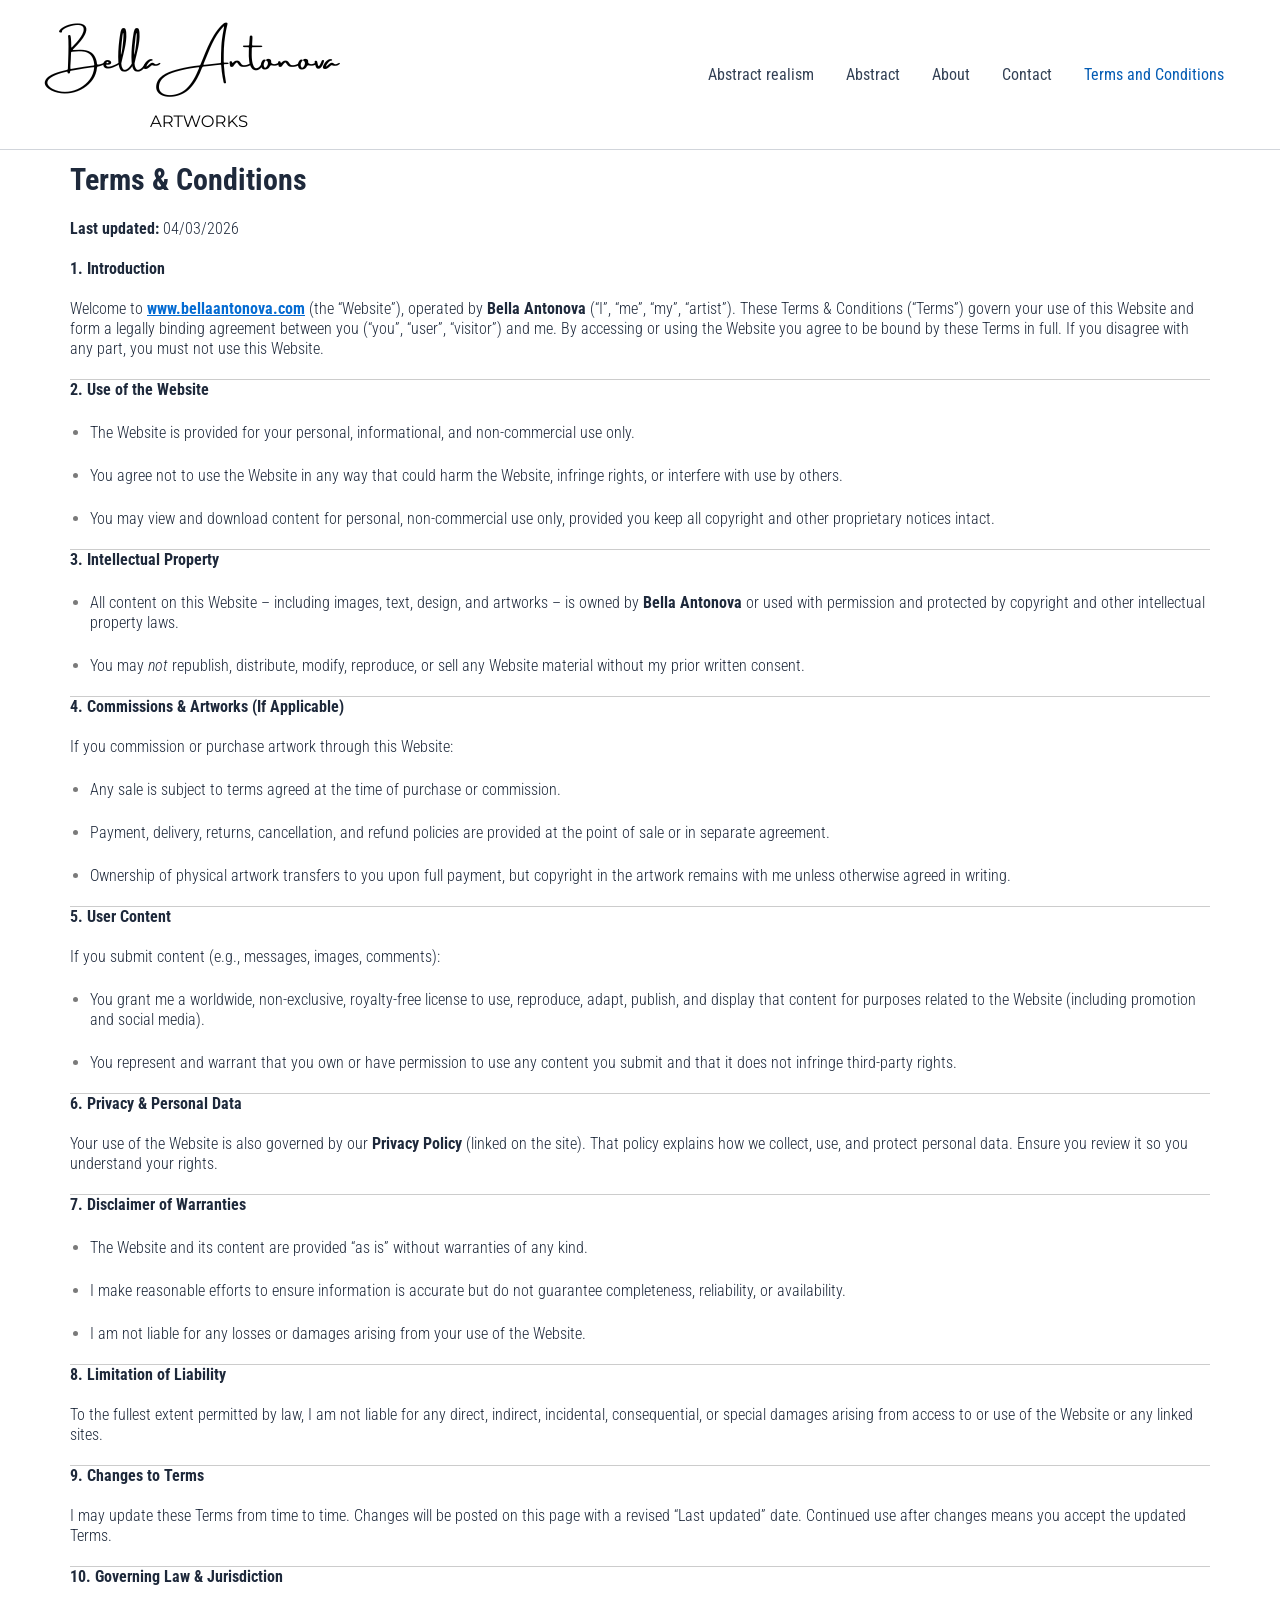
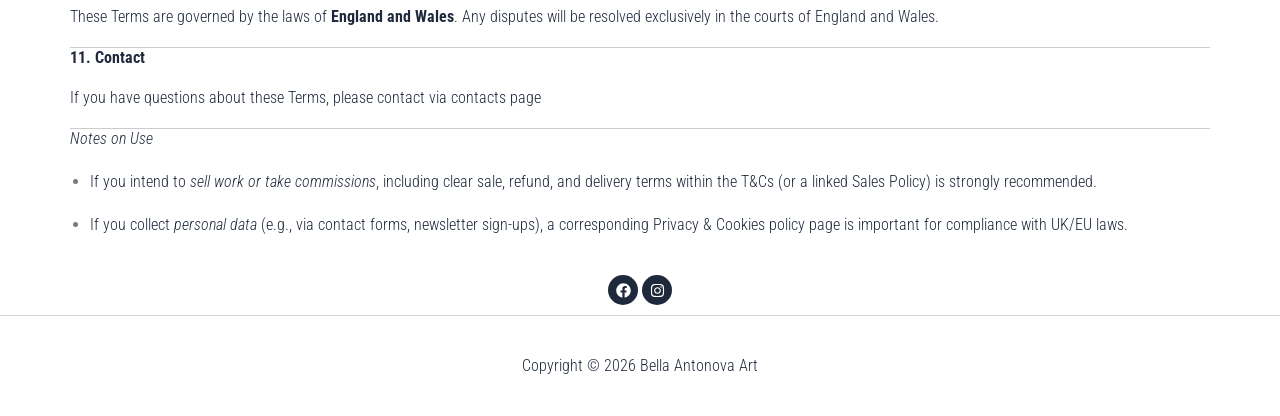
<file: terms-and-conditions/index.html>
<!DOCTYPE html>
<html lang="en-GB">
<head><meta charset="UTF-8">

<meta name="viewport" content="width=device-width, initial-scale=1">
	<link rel="profile" href="https://gmpg.org/xfn/11"> 
	<title>Terms and Conditions</title>
<meta name="robots" content="max-image-preview:large">
<link rel="dns-prefetch" href="//fonts.googleapis.com">
<link rel="alternate" type="application/rss+xml" title=" » Feed" href="/feed/">
<link rel="alternate" type="application/rss+xml" title=" » Comments Feed" href="/comments/feed/">
<link rel="alternate" title="oEmbed (JSON)" type="application/json+oembed" href="/wp-json/oembed/1.0/embed?url=%2Fterms-and-conditions%2F">
<link rel="alternate" title="oEmbed (XML)" type="text/xml+oembed" href="/wp-json/oembed/1.0/embed?url=%2Fterms-and-conditions%2F&amp;format=xml">
<style id="wp-img-auto-sizes-contain-inline-css">
img:is([sizes=auto i],[sizes^="auto," i]){contain-intrinsic-size:3000px 1500px}
/*# sourceURL=wp-img-auto-sizes-contain-inline-css */
</style>
<link rel="stylesheet" id="astra-theme-css-css" href="/wp-content/themes/astra/assets/css/minified/main.min.css?ver=4.12.3" media="all">
<style id="astra-theme-css-inline-css">
:root{--ast-post-nav-space:0;--ast-container-default-xlg-padding:2.5em;--ast-container-default-lg-padding:2.5em;--ast-container-default-slg-padding:2em;--ast-container-default-md-padding:2.5em;--ast-container-default-sm-padding:2.5em;--ast-container-default-xs-padding:2.4em;--ast-container-default-xxs-padding:1.8em;--ast-code-block-background:#ECEFF3;--ast-comment-inputs-background:#F9FAFB;--ast-normal-container-width:1200px;--ast-narrow-container-width:750px;--ast-blog-title-font-weight:600;--ast-blog-meta-weight:600;--ast-global-color-primary:var(--ast-global-color-4);--ast-global-color-secondary:var(--ast-global-color-5);--ast-global-color-alternate-background:var(--ast-global-color-6);--ast-global-color-subtle-background:var(--ast-global-color-7);--ast-bg-style-guide:var( --ast-global-color-secondary,--ast-global-color-5 );--ast-shadow-style-guide:0px 0px 4px 0 #00000057;--ast-global-dark-bg-style:#fff;--ast-global-dark-lfs:#fbfbfb;--ast-widget-bg-color:#fafafa;--ast-wc-container-head-bg-color:#fbfbfb;--ast-title-layout-bg:#eeeeee;--ast-search-border-color:#e7e7e7;--ast-lifter-hover-bg:#e6e6e6;--ast-gallery-block-color:#000;--srfm-color-input-label:var(--ast-global-color-2);}html{font-size:100%;}a{color:var(--ast-global-color-0);}a:hover,a:focus{color:var(--ast-global-color-1);}body,button,input,select,textarea,.ast-button,.ast-custom-button{font-family:'Roboto Condensed',sans-serif;font-weight:400;font-size:16px;font-size:1rem;line-height:var(--ast-body-line-height,1.65);}blockquote{color:var(--ast-global-color-3);}h1,h2,h3,h4,h5,h6,.entry-content :where(h1,h2,h3,h4,h5,h6),.site-title,.site-title a{font-family:'Roboto Condensed',sans-serif;font-weight:400;}.ast-site-identity .site-title a{color:var(--ast-global-color-2);}.site-title{font-size:26px;font-size:1.625rem;display:block;}.site-header .site-description{font-size:15px;font-size:0.9375rem;display:none;}.entry-title{font-size:20px;font-size:1.25rem;}.ast-blog-single-element.ast-taxonomy-container a{font-size:14px;font-size:0.875rem;}.ast-blog-meta-container{font-size:13px;font-size:0.8125rem;}.archive .ast-article-post .ast-article-inner,.blog .ast-article-post .ast-article-inner,.archive .ast-article-post .ast-article-inner:hover,.blog .ast-article-post .ast-article-inner:hover{border-top-left-radius:6px;border-top-right-radius:6px;border-bottom-right-radius:6px;border-bottom-left-radius:6px;overflow:hidden;}h1,.entry-content :where(h1){font-size:36px;font-size:2.25rem;font-weight:400;font-family:'Roboto Condensed',sans-serif;line-height:1.4em;}h2,.entry-content :where(h2){font-size:30px;font-size:1.875rem;font-weight:300;font-family:'Roboto Condensed',sans-serif;line-height:1.3em;}h3,.entry-content :where(h3){font-size:24px;font-size:1.5rem;font-weight:300;font-family:'Roboto Condensed',sans-serif;line-height:1.3em;}h4,.entry-content :where(h4){font-size:20px;font-size:1.25rem;line-height:1.2em;font-weight:400;font-family:'Roboto Condensed',sans-serif;}h5,.entry-content :where(h5){font-size:18px;font-size:1.125rem;line-height:1.2em;font-weight:400;font-family:'Roboto Condensed',sans-serif;}h6,.entry-content :where(h6){font-size:16px;font-size:1rem;line-height:1.25em;font-weight:300;font-family:'Roboto Condensed',sans-serif;}::selection{background-color:var(--ast-global-color-0);color:#ffffff;}body,h1,h2,h3,h4,h5,h6,.entry-title a,.entry-content :where(h1,h2,h3,h4,h5,h6){color:var(--ast-global-color-3);}.tagcloud a:hover,.tagcloud a:focus,.tagcloud a.current-item{color:#ffffff;border-color:var(--ast-global-color-0);background-color:var(--ast-global-color-0);}input:focus,input[type="text"]:focus,input[type="email"]:focus,input[type="url"]:focus,input[type="password"]:focus,input[type="reset"]:focus,input[type="search"]:focus,textarea:focus{border-color:var(--ast-global-color-0);}input[type="radio"]:checked,input[type=reset],input[type="checkbox"]:checked,input[type="checkbox"]:hover:checked,input[type="checkbox"]:focus:checked,input[type=range]::-webkit-slider-thumb{border-color:var(--ast-global-color-0);background-color:var(--ast-global-color-0);box-shadow:none;}.site-footer a:hover + .post-count,.site-footer a:focus + .post-count{background:var(--ast-global-color-0);border-color:var(--ast-global-color-0);}.single .nav-links .nav-previous,.single .nav-links .nav-next{color:var(--ast-global-color-0);}.entry-meta,.entry-meta *{line-height:1.45;color:var(--ast-global-color-0);font-weight:600;}.entry-meta a:not(.ast-button):hover,.entry-meta a:not(.ast-button):hover *,.entry-meta a:not(.ast-button):focus,.entry-meta a:not(.ast-button):focus *,.page-links > .page-link,.page-links .page-link:hover,.post-navigation a:hover{color:var(--ast-global-color-1);}#cat option,.secondary .calendar_wrap thead a,.secondary .calendar_wrap thead a:visited{color:var(--ast-global-color-0);}.secondary .calendar_wrap #today,.ast-progress-val span{background:var(--ast-global-color-0);}.secondary a:hover + .post-count,.secondary a:focus + .post-count{background:var(--ast-global-color-0);border-color:var(--ast-global-color-0);}.calendar_wrap #today > a{color:#ffffff;}.page-links .page-link,.single .post-navigation a{color:var(--ast-global-color-3);}.ast-search-menu-icon .search-form button.search-submit{padding:0 4px;}.ast-search-menu-icon form.search-form{padding-right:0;}.ast-header-search .ast-search-menu-icon.ast-dropdown-active .search-form,.ast-header-search .ast-search-menu-icon.ast-dropdown-active .search-field:focus{transition:all 0.2s;}.search-form input.search-field:focus{outline:none;}.ast-mobile-header-content .ast-builder-layout-element:not(.ast-builder-menu):not(.ast-header-divider-element),.ast-mobile-popup-content .ast-builder-layout-element:not(.ast-builder-menu):not(.ast-header-divider-element){padding:15px 20px;}.ast-search-menu-icon .search-form button.search-submit:focus,.ast-theme-transparent-header .ast-header-search .ast-dropdown-active .ast-icon,.ast-theme-transparent-header .ast-inline-search .search-field:focus .ast-icon{color:var(--ast-global-color-1);}.ast-desktop .ast-header-search .slide-search .search-form{border:2px solid var(--ast-global-color-0);}.ast-header-search .slide-search .search-field{background-color:(--ast-global-dark-bg-style);}.ast-archive-title{color:var(--ast-global-color-2);}.widget-title{font-size:22px;font-size:1.375rem;color:var(--ast-global-color-2);}.ast-single-post .entry-content a,.ast-comment-content a:not(.ast-comment-edit-reply-wrap a){text-decoration:underline;}.ast-single-post .elementor-widget-button .elementor-button,.ast-single-post .entry-content .uagb-tab a,.ast-single-post .entry-content .uagb-ifb-cta a,.ast-single-post .entry-content .uabb-module-content a,.ast-single-post .entry-content .uagb-post-grid a,.ast-single-post .entry-content .uagb-timeline a,.ast-single-post .entry-content .uagb-toc__wrap a,.ast-single-post .entry-content .uagb-taxomony-box a,.entry-content .wp-block-latest-posts > li > a,.ast-single-post .entry-content .wp-block-file__button,a.ast-post-filter-single,.ast-single-post .ast-comment-content .comment-reply-link,.ast-single-post .ast-comment-content .comment-edit-link{text-decoration:none;}.ast-search-menu-icon.slide-search a:focus-visible:focus-visible,.astra-search-icon:focus-visible,#close:focus-visible,a:focus-visible,.ast-menu-toggle:focus-visible,.site .skip-link:focus-visible,.wp-block-loginout input:focus-visible,.wp-block-search.wp-block-search__button-inside .wp-block-search__inside-wrapper,.ast-header-navigation-arrow:focus-visible,.ast-orders-table__row .ast-orders-table__cell:focus-visible,a#ast-apply-coupon:focus-visible,#ast-apply-coupon:focus-visible,#close:focus-visible,.button.search-submit:focus-visible,#search_submit:focus,.normal-search:focus-visible,.ast-header-account-wrap:focus-visible,.astra-cart-drawer-close:focus,.ast-single-variation:focus,.ast-button:focus,.ast-builder-button-wrap:has(.ast-custom-button-link:focus),.ast-builder-button-wrap .ast-custom-button-link:focus{outline-style:dotted;outline-color:inherit;outline-width:thin;}input:focus,input[type="text"]:focus,input[type="email"]:focus,input[type="url"]:focus,input[type="password"]:focus,input[type="reset"]:focus,input[type="search"]:focus,input[type="number"]:focus,textarea:focus,.wp-block-search__input:focus,[data-section="section-header-mobile-trigger"] .ast-button-wrap .ast-mobile-menu-trigger-minimal:focus,.ast-mobile-popup-drawer.active .menu-toggle-close:focus,#ast-scroll-top:focus,#coupon_code:focus,#ast-coupon-code:focus{border-style:dotted;border-color:inherit;border-width:thin;}input{outline:none;}.ast-logo-title-inline .site-logo-img{padding-right:1em;}.site-logo-img img{ transition:all 0.2s linear;}body .ast-oembed-container *{position:absolute;top:0;width:100%;height:100%;left:0;}body .wp-block-embed-pocket-casts .ast-oembed-container *{position:unset;}.ast-single-post-featured-section + article {margin-top: 2em;}.site-content .ast-single-post-featured-section img {width: 100%;overflow: hidden;object-fit: cover;}.ast-separate-container .site-content .ast-single-post-featured-section + article {margin-top: -80px;z-index: 9;position: relative;border-radius: 4px;}@media (min-width: 922px) {.ast-no-sidebar .site-content .ast-article-image-container--wide {margin-left: -120px;margin-right: -120px;max-width: unset;width: unset;}.ast-left-sidebar .site-content .ast-article-image-container--wide,.ast-right-sidebar .site-content .ast-article-image-container--wide {margin-left: -10px;margin-right: -10px;}.site-content .ast-article-image-container--full {margin-left: calc( -50vw + 50%);margin-right: calc( -50vw + 50%);max-width: 100vw;width: 100vw;}.ast-left-sidebar .site-content .ast-article-image-container--full,.ast-right-sidebar .site-content .ast-article-image-container--full {margin-left: -10px;margin-right: -10px;max-width: inherit;width: auto;}}.site > .ast-single-related-posts-container {margin-top: 0;}@media (min-width: 922px) {.ast-desktop .ast-container--narrow {max-width: var(--ast-narrow-container-width);margin: 0 auto;}}.ast-page-builder-template .hentry {margin: 0;}.ast-page-builder-template .site-content > .ast-container {max-width: 100%;padding: 0;}.ast-page-builder-template .site .site-content #primary {padding: 0;margin: 0;}.ast-page-builder-template .no-results {text-align: center;margin: 4em auto;}.ast-page-builder-template .ast-pagination {padding: 2em;}.ast-page-builder-template .entry-header.ast-no-title.ast-no-thumbnail {margin-top: 0;}.ast-page-builder-template .entry-header.ast-header-without-markup {margin-top: 0;margin-bottom: 0;}.ast-page-builder-template .entry-header.ast-no-title.ast-no-meta {margin-bottom: 0;}.ast-page-builder-template.single .post-navigation {padding-bottom: 2em;}.ast-page-builder-template.single-post .site-content > .ast-container {max-width: 100%;}.ast-page-builder-template .entry-header {margin-top: 2em;margin-left: auto;margin-right: auto;}.ast-page-builder-template .ast-archive-description {margin: 2em auto 0;padding-left: 20px;padding-right: 20px;}.ast-page-builder-template .ast-row {margin-left: 0;margin-right: 0;}.single.ast-page-builder-template .entry-header + .entry-content,.single.ast-page-builder-template .ast-single-entry-banner + .site-content article .entry-content {margin-bottom: 2em;}@media(min-width: 921px) {.ast-page-builder-template.archive.ast-right-sidebar .ast-row article,.ast-page-builder-template.archive.ast-left-sidebar .ast-row article {padding-left: 0;padding-right: 0;}}input[type="text"],input[type="number"],input[type="email"],input[type="url"],input[type="password"],input[type="search"],input[type=reset],input[type=tel],input[type=date],select,textarea{font-size:16px;font-style:normal;font-weight:400;line-height:24px;width:100%;padding:12px 16px;border-radius:4px;box-shadow:0px 1px 2px 0px rgba(0,0,0,0.05);color:var(--ast-form-input-text,#475569);}input[type="text"],input[type="number"],input[type="email"],input[type="url"],input[type="password"],input[type="search"],input[type=reset],input[type=tel],input[type=date],select{height:40px;}input[type="date"]{border-width:1px;border-style:solid;border-color:var(--ast-border-color);background:var( --ast-global-color-secondary,--ast-global-color-5 );}input[type="text"]:focus,input[type="number"]:focus,input[type="email"]:focus,input[type="url"]:focus,input[type="password"]:focus,input[type="search"]:focus,input[type=reset]:focus,input[type="tel"]:focus,input[type="date"]:focus,select:focus,textarea:focus{border-color:#046BD2;box-shadow:none;outline:none;color:var(--ast-form-input-focus-text,#475569);}label,legend{color:var(--ast-global-color-2,#111827 );font-size:14px;font-style:normal;font-weight:500;line-height:20px;}select{padding:6px 10px;}fieldset{padding:30px;border-radius:4px;}button,.ast-button,.button,input[type="button"],input[type="reset"],input[type="submit"],a:where(.wp-block-button__link){border-radius:4px;box-shadow:0px 1px 2px 0px rgba(0,0,0,0.05);}:root{--ast-comment-inputs-background:#FFF;}::placeholder{color:var(--ast-form-field-color,#9CA3AF);}::-ms-input-placeholder{color:var(--ast-form-field-color,#9CA3AF);}@media (max-width:921.9px){#ast-desktop-header{display:none;}}@media (min-width:922px){#ast-mobile-header{display:none;}}.wp-block-buttons.aligncenter{justify-content:center;}@media (max-width:921px){.ast-theme-transparent-header #primary,.ast-theme-transparent-header #secondary{padding:0;}}@media (max-width:921px){.ast-plain-container.ast-no-sidebar #primary{padding:0;}}.ast-plain-container.ast-no-sidebar #primary{margin-top:0;margin-bottom:0;}.wp-block-button.is-style-outline .wp-block-button__link{border-color:var(--ast-global-color-0);}div.wp-block-button.is-style-outline > .wp-block-button__link:not(.has-text-color),div.wp-block-button.wp-block-button__link.is-style-outline:not(.has-text-color){color:var(--ast-global-color-0);}.wp-block-button.is-style-outline .wp-block-button__link:hover,.wp-block-buttons .wp-block-button.is-style-outline .wp-block-button__link:focus,.wp-block-buttons .wp-block-button.is-style-outline > .wp-block-button__link:not(.has-text-color):hover,.wp-block-buttons .wp-block-button.wp-block-button__link.is-style-outline:not(.has-text-color):hover{color:#ffffff;background-color:var(--ast-global-color-1);border-color:var(--ast-global-color-1);}.post-page-numbers.current .page-link,.ast-pagination .page-numbers.current{color:#ffffff;border-color:var(--ast-global-color-0);background-color:var(--ast-global-color-0);}.wp-block-buttons .wp-block-button.is-style-outline .wp-block-button__link.wp-element-button,.ast-outline-button,.wp-block-uagb-buttons-child .uagb-buttons-repeater.ast-outline-button{border-color:var(--ast-global-color-0);border-top-width:2px;border-right-width:2px;border-bottom-width:2px;border-left-width:2px;font-family:inherit;font-weight:500;font-size:16px;font-size:1rem;line-height:1em;padding-top:13px;padding-right:30px;padding-bottom:13px;padding-left:30px;}.wp-block-buttons .wp-block-button.is-style-outline > .wp-block-button__link:not(.has-text-color),.wp-block-buttons .wp-block-button.wp-block-button__link.is-style-outline:not(.has-text-color),.ast-outline-button{color:var(--ast-global-color-0);}.wp-block-button.is-style-outline .wp-block-button__link:hover,.wp-block-buttons .wp-block-button.is-style-outline .wp-block-button__link:focus,.wp-block-buttons .wp-block-button.is-style-outline > .wp-block-button__link:not(.has-text-color):hover,.wp-block-buttons .wp-block-button.wp-block-button__link.is-style-outline:not(.has-text-color):hover,.ast-outline-button:hover,.ast-outline-button:focus,.wp-block-uagb-buttons-child .uagb-buttons-repeater.ast-outline-button:hover,.wp-block-uagb-buttons-child .uagb-buttons-repeater.ast-outline-button:focus{color:#ffffff;background-color:var(--ast-global-color-1);border-color:var(--ast-global-color-1);}.ast-single-post .entry-content a.ast-outline-button,.ast-single-post .entry-content .is-style-outline>.wp-block-button__link{text-decoration:none;}.wp-block-button .wp-block-button__link.wp-element-button.is-style-outline:not(.has-background),.wp-block-button.is-style-outline>.wp-block-button__link.wp-element-button:not(.has-background),.ast-outline-button{background-color:transparent;}.uagb-buttons-repeater.ast-outline-button{border-radius:9999px;}@media (max-width:921px){.wp-block-buttons .wp-block-button.is-style-outline .wp-block-button__link.wp-element-button,.ast-outline-button,.wp-block-uagb-buttons-child .uagb-buttons-repeater.ast-outline-button{padding-top:12px;padding-right:28px;padding-bottom:12px;padding-left:28px;}}@media (max-width:544px){.wp-block-buttons .wp-block-button.is-style-outline .wp-block-button__link.wp-element-button,.ast-outline-button,.wp-block-uagb-buttons-child .uagb-buttons-repeater.ast-outline-button{padding-top:10px;padding-right:24px;padding-bottom:10px;padding-left:24px;}}.entry-content[data-ast-blocks-layout] > figure{margin-bottom:1em;}h1.widget-title{font-weight:400;}h2.widget-title{font-weight:300;}h3.widget-title{font-weight:300;}#page{display:flex;flex-direction:column;min-height:100vh;}.ast-404-layout-1 h1.page-title{color:var(--ast-global-color-2);}.single .post-navigation a{line-height:1em;height:inherit;}.error-404 .page-sub-title{font-size:1.5rem;font-weight:inherit;}.search .site-content .content-area .search-form{margin-bottom:0;}#page .site-content{flex-grow:1;}.widget{margin-bottom:1.25em;}#secondary li{line-height:1.5em;}#secondary .wp-block-group h2{margin-bottom:0.7em;}#secondary h2{font-size:1.7rem;}.ast-separate-container .ast-article-post,.ast-separate-container .ast-article-single,.ast-separate-container .comment-respond{padding:3em;}.ast-separate-container .ast-article-single .ast-article-single{padding:0;}.ast-article-single .wp-block-post-template-is-layout-grid{padding-left:0;}.ast-separate-container .comments-title,.ast-narrow-container .comments-title{padding:1.5em 2em;}.ast-page-builder-template .comment-form-textarea,.ast-comment-formwrap .ast-grid-common-col{padding:0;}.ast-comment-formwrap{padding:0;display:inline-flex;column-gap:20px;width:100%;margin-left:0;margin-right:0;}.comments-area textarea#comment:focus,.comments-area textarea#comment:active,.comments-area .ast-comment-formwrap input[type="text"]:focus,.comments-area .ast-comment-formwrap input[type="text"]:active {box-shadow:none;outline:none;}.archive.ast-page-builder-template .entry-header{margin-top:2em;}.ast-page-builder-template .ast-comment-formwrap{width:100%;}.entry-title{margin-bottom:0.6em;}.ast-archive-description p{font-size:inherit;font-weight:inherit;line-height:inherit;}.ast-separate-container .ast-comment-list li.depth-1,.hentry{margin-bottom:1.5em;}.site-content section.ast-archive-description{margin-bottom:2em;}@media (min-width:921px){.ast-left-sidebar.ast-page-builder-template #secondary,.archive.ast-right-sidebar.ast-page-builder-template .site-main{padding-left:20px;padding-right:20px;}}@media (max-width:544px){.ast-comment-formwrap.ast-row{column-gap:10px;display:inline-block;}#ast-commentform .ast-grid-common-col{position:relative;width:100%;}}@media (min-width:1201px){.ast-separate-container .ast-article-post,.ast-separate-container .ast-article-single,.ast-separate-container .ast-author-box,.ast-separate-container .ast-404-layout-1,.ast-separate-container .no-results{padding:3em;}}@media (max-width:921px){.ast-left-sidebar #content > .ast-container{display:flex;flex-direction:column-reverse;width:100%;}}@media (min-width:922px){.ast-separate-container.ast-right-sidebar #primary,.ast-separate-container.ast-left-sidebar #primary{border:0;}.search-no-results.ast-separate-container #primary{margin-bottom:4em;}}.wp-block-button .wp-block-button__link{color:#ffffff;}.wp-block-button .wp-block-button__link:hover,.wp-block-button .wp-block-button__link:focus{color:#ffffff;background-color:var(--ast-global-color-1);border-color:var(--ast-global-color-1);}.elementor-widget-heading h1.elementor-heading-title{line-height:1.4em;}.elementor-widget-heading h2.elementor-heading-title{line-height:1.3em;}.elementor-widget-heading h3.elementor-heading-title{line-height:1.3em;}.elementor-widget-heading h4.elementor-heading-title{line-height:1.2em;}.elementor-widget-heading h5.elementor-heading-title{line-height:1.2em;}.elementor-widget-heading h6.elementor-heading-title{line-height:1.25em;}.wp-block-button .wp-block-button__link,.wp-block-search .wp-block-search__button,body .wp-block-file .wp-block-file__button{border-color:var(--ast-global-color-0);background-color:var(--ast-global-color-0);color:#ffffff;font-family:inherit;font-weight:500;line-height:1em;font-size:16px;font-size:1rem;padding-top:15px;padding-right:30px;padding-bottom:15px;padding-left:30px;}.ast-single-post .entry-content .wp-block-button .wp-block-button__link,.ast-single-post .entry-content .wp-block-search .wp-block-search__button,body .entry-content .wp-block-file .wp-block-file__button{text-decoration:none;}@media (max-width:921px){.wp-block-button .wp-block-button__link,.wp-block-search .wp-block-search__button,body .wp-block-file .wp-block-file__button{padding-top:14px;padding-right:28px;padding-bottom:14px;padding-left:28px;}}@media (max-width:544px){.wp-block-button .wp-block-button__link,.wp-block-search .wp-block-search__button,body .wp-block-file .wp-block-file__button{padding-top:12px;padding-right:24px;padding-bottom:12px;padding-left:24px;}}.menu-toggle,button,.ast-button,.ast-custom-button,.button,input#submit,input[type="button"],input[type="submit"],input[type="reset"],#comments .submit,.search .search-submit,form[CLASS*="wp-block-search__"].wp-block-search .wp-block-search__inside-wrapper .wp-block-search__button,body .wp-block-file .wp-block-file__button,.search .search-submit{border-style:solid;border-top-width:0;border-right-width:0;border-left-width:0;border-bottom-width:0;color:#ffffff;border-color:var(--ast-global-color-0);background-color:var(--ast-global-color-0);padding-top:15px;padding-right:30px;padding-bottom:15px;padding-left:30px;font-family:inherit;font-weight:500;font-size:16px;font-size:1rem;line-height:1em;}button:focus,.menu-toggle:hover,button:hover,.ast-button:hover,.ast-custom-button:hover .button:hover,.ast-custom-button:hover ,input[type=reset]:hover,input[type=reset]:focus,input#submit:hover,input#submit:focus,input[type="button"]:hover,input[type="button"]:focus,input[type="submit"]:hover,input[type="submit"]:focus,form[CLASS*="wp-block-search__"].wp-block-search .wp-block-search__inside-wrapper .wp-block-search__button:hover,form[CLASS*="wp-block-search__"].wp-block-search .wp-block-search__inside-wrapper .wp-block-search__button:focus,body .wp-block-file .wp-block-file__button:hover,body .wp-block-file .wp-block-file__button:focus{color:#ffffff;background-color:var(--ast-global-color-1);border-color:var(--ast-global-color-1);}form[CLASS*="wp-block-search__"].wp-block-search .wp-block-search__inside-wrapper .wp-block-search__button.has-icon{padding-top:calc(15px - 3px);padding-right:calc(30px - 3px);padding-bottom:calc(15px - 3px);padding-left:calc(30px - 3px);}@media (max-width:921px){.menu-toggle,button,.ast-button,.ast-custom-button,.button,input#submit,input[type="button"],input[type="submit"],input[type="reset"],#comments .submit,.search .search-submit,form[CLASS*="wp-block-search__"].wp-block-search .wp-block-search__inside-wrapper .wp-block-search__button,body .wp-block-file .wp-block-file__button,.search .search-submit{padding-top:14px;padding-right:28px;padding-bottom:14px;padding-left:28px;}}@media (max-width:544px){.menu-toggle,button,.ast-button,.ast-custom-button,.button,input#submit,input[type="button"],input[type="submit"],input[type="reset"],#comments .submit,.search .search-submit,form[CLASS*="wp-block-search__"].wp-block-search .wp-block-search__inside-wrapper .wp-block-search__button,body .wp-block-file .wp-block-file__button,.search .search-submit{padding-top:12px;padding-right:24px;padding-bottom:12px;padding-left:24px;}}@media (max-width:921px){.ast-mobile-header-stack .main-header-bar .ast-search-menu-icon{display:inline-block;}.ast-header-break-point.ast-header-custom-item-outside .ast-mobile-header-stack .main-header-bar .ast-search-icon{margin:0;}.ast-comment-avatar-wrap img{max-width:2.5em;}.ast-comment-meta{padding:0 1.8888em 1.3333em;}}@media (min-width:544px){.ast-container{max-width:100%;}}@media (max-width:544px){.ast-separate-container .ast-article-post,.ast-separate-container .ast-article-single,.ast-separate-container .comments-title,.ast-separate-container .ast-archive-description{padding:1.5em 1em;}.ast-separate-container #content .ast-container{padding-left:0.54em;padding-right:0.54em;}.ast-separate-container .ast-comment-list .bypostauthor{padding:.5em;}.ast-search-menu-icon.ast-dropdown-active .search-field{width:170px;}} #ast-mobile-header .ast-site-header-cart-li a{pointer-events:none;}.ast-separate-container{background-color:var(--ast-global-color-5);}@media (max-width:921px){.site-title{display:block;}.site-header .site-description{display:none;}h1,.entry-content :where(h1){font-size:30px;font-size:1.875rem;}h2,.entry-content :where(h2){font-size:25px;font-size:1.5625rem;}h3,.entry-content :where(h3){font-size:20px;font-size:1.25rem;}}@media (max-width:544px){.site-title{display:block;}.site-header .site-description{display:none;}h1,.entry-content :where(h1){font-size:30px;font-size:1.875rem;}h2,.entry-content :where(h2){font-size:25px;font-size:1.5625rem;}h3,.entry-content :where(h3){font-size:20px;font-size:1.25rem;}}@media (max-width:921px){html{font-size:91.2%;}}@media (max-width:544px){html{font-size:91.2%;}}@media (min-width:922px){.ast-container{max-width:1240px;}}@media (min-width:922px){.site-content .ast-container{display:flex;}}@media (max-width:921px){.site-content .ast-container{flex-direction:column;}}.entry-content :where(h1,h2,h3,h4,h5,h6){clear:none;}@media (min-width:922px){.main-header-menu .sub-menu .menu-item.ast-left-align-sub-menu:hover > .sub-menu,.main-header-menu .sub-menu .menu-item.ast-left-align-sub-menu.focus > .sub-menu{margin-left:-0px;}}.entry-content li > p{margin-bottom:0;}.site .comments-area{padding-bottom:2em;margin-top:2em;}.wp-block-file {display: flex;align-items: center;flex-wrap: wrap;justify-content: space-between;}.wp-block-pullquote {border: none;}.wp-block-pullquote blockquote::before {content: "\201D";font-family: "Helvetica",sans-serif;display: flex;transform: rotate( 180deg );font-size: 6rem;font-style: normal;line-height: 1;font-weight: bold;align-items: center;justify-content: center;}.has-text-align-right > blockquote::before {justify-content: flex-start;}.has-text-align-left > blockquote::before {justify-content: flex-end;}figure.wp-block-pullquote.is-style-solid-color blockquote {max-width: 100%;text-align: inherit;}:root {--wp--custom--ast-default-block-top-padding: 3em;--wp--custom--ast-default-block-right-padding: 3em;--wp--custom--ast-default-block-bottom-padding: 3em;--wp--custom--ast-default-block-left-padding: 3em;--wp--custom--ast-container-width: 1200px;--wp--custom--ast-content-width-size: 1200px;--wp--custom--ast-wide-width-size: calc(1200px + var(--wp--custom--ast-default-block-left-padding) + var(--wp--custom--ast-default-block-right-padding));}.ast-narrow-container {--wp--custom--ast-content-width-size: 750px;--wp--custom--ast-wide-width-size: 750px;}@media(max-width: 921px) {:root {--wp--custom--ast-default-block-top-padding: 3em;--wp--custom--ast-default-block-right-padding: 2em;--wp--custom--ast-default-block-bottom-padding: 3em;--wp--custom--ast-default-block-left-padding: 2em;}}@media(max-width: 544px) {:root {--wp--custom--ast-default-block-top-padding: 3em;--wp--custom--ast-default-block-right-padding: 1.5em;--wp--custom--ast-default-block-bottom-padding: 3em;--wp--custom--ast-default-block-left-padding: 1.5em;}}.entry-content > .wp-block-group,.entry-content > .wp-block-cover,.entry-content > .wp-block-columns {padding-top: var(--wp--custom--ast-default-block-top-padding);padding-right: var(--wp--custom--ast-default-block-right-padding);padding-bottom: var(--wp--custom--ast-default-block-bottom-padding);padding-left: var(--wp--custom--ast-default-block-left-padding);}.ast-plain-container.ast-no-sidebar .entry-content > .alignfull,.ast-page-builder-template .ast-no-sidebar .entry-content > .alignfull {margin-left: calc( -50vw + 50%);margin-right: calc( -50vw + 50%);max-width: 100vw;width: 100vw;}.ast-plain-container.ast-no-sidebar .entry-content .alignfull .alignfull,.ast-page-builder-template.ast-no-sidebar .entry-content .alignfull .alignfull,.ast-plain-container.ast-no-sidebar .entry-content .alignfull .alignwide,.ast-page-builder-template.ast-no-sidebar .entry-content .alignfull .alignwide,.ast-plain-container.ast-no-sidebar .entry-content .alignwide .alignfull,.ast-page-builder-template.ast-no-sidebar .entry-content .alignwide .alignfull,.ast-plain-container.ast-no-sidebar .entry-content .alignwide .alignwide,.ast-page-builder-template.ast-no-sidebar .entry-content .alignwide .alignwide,.ast-plain-container.ast-no-sidebar .entry-content .wp-block-column .alignfull,.ast-page-builder-template.ast-no-sidebar .entry-content .wp-block-column .alignfull,.ast-plain-container.ast-no-sidebar .entry-content .wp-block-column .alignwide,.ast-page-builder-template.ast-no-sidebar .entry-content .wp-block-column .alignwide {margin-left: auto;margin-right: auto;width: 100%;}[data-ast-blocks-layout] .wp-block-separator:not(.is-style-dots) {height: 0;}[data-ast-blocks-layout] .wp-block-separator {margin: 20px auto;}[data-ast-blocks-layout] .wp-block-separator:not(.is-style-wide):not(.is-style-dots) {max-width: 100px;}[data-ast-blocks-layout] .wp-block-separator.has-background {padding: 0;}.entry-content[data-ast-blocks-layout] > * {max-width: var(--wp--custom--ast-content-width-size);margin-left: auto;margin-right: auto;}.entry-content[data-ast-blocks-layout] > .alignwide {max-width: var(--wp--custom--ast-wide-width-size);}.entry-content[data-ast-blocks-layout] .alignfull {max-width: none;}.entry-content .wp-block-columns {margin-bottom: 0;}blockquote {margin: 1.5em;border-color: rgba(0,0,0,0.05);}.wp-block-quote:not(.has-text-align-right):not(.has-text-align-center) {border-left: 5px solid rgba(0,0,0,0.05);}.has-text-align-right > blockquote,blockquote.has-text-align-right {border-right: 5px solid rgba(0,0,0,0.05);}.has-text-align-left > blockquote,blockquote.has-text-align-left {border-left: 5px solid rgba(0,0,0,0.05);}.wp-block-site-tagline,.wp-block-latest-posts .read-more {margin-top: 15px;}.wp-block-loginout p label {display: block;}.wp-block-loginout p:not(.login-remember):not(.login-submit) input {width: 100%;}.wp-block-loginout input:focus {border-color: transparent;}.wp-block-loginout input:focus {outline: thin dotted;}.entry-content .wp-block-media-text .wp-block-media-text__content {padding: 0 0 0 8%;}.entry-content .wp-block-media-text.has-media-on-the-right .wp-block-media-text__content {padding: 0 8% 0 0;}.entry-content .wp-block-media-text.has-background .wp-block-media-text__content {padding: 8%;}.entry-content .wp-block-cover:not([class*="background-color"]):not(.has-text-color.has-link-color) .wp-block-cover__inner-container,.entry-content .wp-block-cover:not([class*="background-color"]) .wp-block-cover-image-text,.entry-content .wp-block-cover:not([class*="background-color"]) .wp-block-cover-text,.entry-content .wp-block-cover-image:not([class*="background-color"]) .wp-block-cover__inner-container,.entry-content .wp-block-cover-image:not([class*="background-color"]) .wp-block-cover-image-text,.entry-content .wp-block-cover-image:not([class*="background-color"]) .wp-block-cover-text {color: var(--ast-global-color-primary,var(--ast-global-color-5));}.wp-block-loginout .login-remember input {width: 1.1rem;height: 1.1rem;margin: 0 5px 4px 0;vertical-align: middle;}.wp-block-latest-posts > li > *:first-child,.wp-block-latest-posts:not(.is-grid) > li:first-child {margin-top: 0;}.entry-content > .wp-block-buttons,.entry-content > .wp-block-uagb-buttons {margin-bottom: 1.5em;}.wp-block-search__inside-wrapper .wp-block-search__input {padding: 0 10px;color: var(--ast-global-color-3);background: var(--ast-global-color-primary,var(--ast-global-color-5));border-color: var(--ast-border-color);}.wp-block-latest-posts .read-more {margin-bottom: 1.5em;}.wp-block-search__no-button .wp-block-search__inside-wrapper .wp-block-search__input {padding-top: 5px;padding-bottom: 5px;}.wp-block-latest-posts .wp-block-latest-posts__post-date,.wp-block-latest-posts .wp-block-latest-posts__post-author {font-size: 1rem;}.wp-block-latest-posts > li > *,.wp-block-latest-posts:not(.is-grid) > li {margin-top: 12px;margin-bottom: 12px;}.ast-page-builder-template .entry-content[data-ast-blocks-layout] > .alignwide:where(:not(.uagb-is-root-container):not(.spectra-is-root-container)) > * {max-width: var(--wp--custom--ast-wide-width-size);}.ast-page-builder-template .entry-content[data-ast-blocks-layout] > .inherit-container-width > *,.ast-page-builder-template .entry-content[data-ast-blocks-layout] > *:not(.wp-block-group):where(:not(.uagb-is-root-container):not(.spectra-is-root-container)) > *,.entry-content[data-ast-blocks-layout] > .wp-block-cover .wp-block-cover__inner-container {max-width: none ;margin-left: auto;margin-right: auto;}.ast-page-builder-template .entry-content[data-ast-blocks-layout] > *,.ast-page-builder-template .entry-content[data-ast-blocks-layout] > .alignfull:where(:not(.wp-block-group):not(.uagb-is-root-container):not(.spectra-is-root-container)) > * {max-width: none;}.entry-content[data-ast-blocks-layout] .wp-block-cover:not(.alignleft):not(.alignright) {width: auto;}@media(max-width: 1200px) {.ast-separate-container .entry-content > .alignfull,.ast-separate-container .entry-content[data-ast-blocks-layout] > .alignwide,.ast-plain-container .entry-content[data-ast-blocks-layout] > .alignwide,.ast-plain-container .entry-content .alignfull {margin-left: calc(-1 * min(var(--ast-container-default-xlg-padding),20px)) ;margin-right: calc(-1 * min(var(--ast-container-default-xlg-padding),20px));}}@media(min-width: 1201px) {.ast-separate-container .entry-content > .alignfull {margin-left: calc(-1 * var(--ast-container-default-xlg-padding) );margin-right: calc(-1 * var(--ast-container-default-xlg-padding) );}.ast-separate-container .entry-content[data-ast-blocks-layout] > .alignwide,.ast-plain-container .entry-content[data-ast-blocks-layout] > .alignwide {margin-left: auto;margin-right: auto;}}@media(min-width: 921px) {.ast-separate-container .entry-content .wp-block-group.alignwide:not(.inherit-container-width) > :where(:not(.alignleft):not(.alignright)),.ast-plain-container .entry-content .wp-block-group.alignwide:not(.inherit-container-width) > :where(:not(.alignleft):not(.alignright)) {max-width: calc( var(--wp--custom--ast-content-width-size) + 80px );}.ast-plain-container.ast-right-sidebar .entry-content[data-ast-blocks-layout] .alignfull,.ast-plain-container.ast-left-sidebar .entry-content[data-ast-blocks-layout] .alignfull {margin-left: -60px;margin-right: -60px;}}@media(min-width: 544px) {.entry-content > .alignleft {margin-right: 20px;}.entry-content > .alignright {margin-left: 20px;}}@media (max-width:544px){.wp-block-columns .wp-block-column:not(:last-child){margin-bottom:20px;}.wp-block-latest-posts{margin:0;}}@media( max-width: 600px ) {.entry-content .wp-block-media-text .wp-block-media-text__content,.entry-content .wp-block-media-text.has-media-on-the-right .wp-block-media-text__content {padding: 8% 0 0;}.entry-content .wp-block-media-text.has-background .wp-block-media-text__content {padding: 8%;}}.ast-page-builder-template .entry-header {padding-left: 0;}.ast-narrow-container .site-content .wp-block-uagb-image--align-full .wp-block-uagb-image__figure {max-width: 100%;margin-left: auto;margin-right: auto;}.entry-content ul,.entry-content ol {padding: revert;margin: revert;padding-left: 20px;}.entry-content ul.wc-block-product-template{padding: 0;}:root .has-ast-global-color-0-color{color:var(--ast-global-color-0);}:root .has-ast-global-color-0-background-color{background-color:var(--ast-global-color-0);}:root .wp-block-button .has-ast-global-color-0-color{color:var(--ast-global-color-0);}:root .wp-block-button .has-ast-global-color-0-background-color{background-color:var(--ast-global-color-0);}:root .has-ast-global-color-1-color{color:var(--ast-global-color-1);}:root .has-ast-global-color-1-background-color{background-color:var(--ast-global-color-1);}:root .wp-block-button .has-ast-global-color-1-color{color:var(--ast-global-color-1);}:root .wp-block-button .has-ast-global-color-1-background-color{background-color:var(--ast-global-color-1);}:root .has-ast-global-color-2-color{color:var(--ast-global-color-2);}:root .has-ast-global-color-2-background-color{background-color:var(--ast-global-color-2);}:root .wp-block-button .has-ast-global-color-2-color{color:var(--ast-global-color-2);}:root .wp-block-button .has-ast-global-color-2-background-color{background-color:var(--ast-global-color-2);}:root .has-ast-global-color-3-color{color:var(--ast-global-color-3);}:root .has-ast-global-color-3-background-color{background-color:var(--ast-global-color-3);}:root .wp-block-button .has-ast-global-color-3-color{color:var(--ast-global-color-3);}:root .wp-block-button .has-ast-global-color-3-background-color{background-color:var(--ast-global-color-3);}:root .has-ast-global-color-4-color{color:var(--ast-global-color-4);}:root .has-ast-global-color-4-background-color{background-color:var(--ast-global-color-4);}:root .wp-block-button .has-ast-global-color-4-color{color:var(--ast-global-color-4);}:root .wp-block-button .has-ast-global-color-4-background-color{background-color:var(--ast-global-color-4);}:root .has-ast-global-color-5-color{color:var(--ast-global-color-5);}:root .has-ast-global-color-5-background-color{background-color:var(--ast-global-color-5);}:root .wp-block-button .has-ast-global-color-5-color{color:var(--ast-global-color-5);}:root .wp-block-button .has-ast-global-color-5-background-color{background-color:var(--ast-global-color-5);}:root .has-ast-global-color-6-color{color:var(--ast-global-color-6);}:root .has-ast-global-color-6-background-color{background-color:var(--ast-global-color-6);}:root .wp-block-button .has-ast-global-color-6-color{color:var(--ast-global-color-6);}:root .wp-block-button .has-ast-global-color-6-background-color{background-color:var(--ast-global-color-6);}:root .has-ast-global-color-7-color{color:var(--ast-global-color-7);}:root .has-ast-global-color-7-background-color{background-color:var(--ast-global-color-7);}:root .wp-block-button .has-ast-global-color-7-color{color:var(--ast-global-color-7);}:root .wp-block-button .has-ast-global-color-7-background-color{background-color:var(--ast-global-color-7);}:root .has-ast-global-color-8-color{color:var(--ast-global-color-8);}:root .has-ast-global-color-8-background-color{background-color:var(--ast-global-color-8);}:root .wp-block-button .has-ast-global-color-8-color{color:var(--ast-global-color-8);}:root .wp-block-button .has-ast-global-color-8-background-color{background-color:var(--ast-global-color-8);}:root{--ast-global-color-0:#046bd2;--ast-global-color-1:#045cb4;--ast-global-color-2:#1e293b;--ast-global-color-3:#334155;--ast-global-color-4:#FFFFFF;--ast-global-color-5:#F0F5FA;--ast-global-color-6:#111111;--ast-global-color-7:#D1D5DB;--ast-global-color-8:#111111;}:root {--ast-border-color : var(--ast-global-color-7);}.ast-single-entry-banner {-js-display: flex;display: flex;flex-direction: column;justify-content: center;text-align: center;position: relative;background: var(--ast-title-layout-bg);}.ast-single-entry-banner[data-banner-layout="layout-1"] {max-width: 1200px;background: inherit;padding: 20px 0;}.ast-single-entry-banner[data-banner-width-type="custom"] {margin: 0 auto;width: 100%;}.ast-single-entry-banner + .site-content .entry-header {margin-bottom: 0;}.site .ast-author-avatar {--ast-author-avatar-size: ;}a.ast-underline-text {text-decoration: underline;}.ast-container > .ast-terms-link {position: relative;display: block;}a.ast-button.ast-badge-tax {padding: 4px 8px;border-radius: 3px;font-size: inherit;}header.entry-header{text-align:left;}header.entry-header .entry-title{font-weight:600;font-size:32px;font-size:2rem;}header.entry-header > *:not(:last-child){margin-bottom:10px;}header.entry-header .post-thumb-img-content{text-align:center;}header.entry-header .post-thumb img,.ast-single-post-featured-section.post-thumb img{aspect-ratio:16/9;width:100%;height:100%;}@media (max-width:921px){header.entry-header{text-align:left;}}@media (max-width:544px){header.entry-header{text-align:left;}}.ast-archive-entry-banner {-js-display: flex;display: flex;flex-direction: column;justify-content: center;text-align: center;position: relative;background: var(--ast-title-layout-bg);}.ast-archive-entry-banner[data-banner-width-type="custom"] {margin: 0 auto;width: 100%;}.ast-archive-entry-banner[data-banner-layout="layout-1"] {background: inherit;padding: 20px 0;text-align: left;}body.archive .ast-archive-description{max-width:1200px;width:100%;text-align:left;padding-top:3em;padding-right:3em;padding-bottom:3em;padding-left:3em;}body.archive .ast-archive-description .ast-archive-title,body.archive .ast-archive-description .ast-archive-title *{font-weight:600;font-size:32px;font-size:2rem;}body.archive .ast-archive-description > *:not(:last-child){margin-bottom:10px;}@media (max-width:921px){body.archive .ast-archive-description{text-align:left;}}@media (max-width:544px){body.archive .ast-archive-description{text-align:left;}}.ast-breadcrumbs .trail-browse,.ast-breadcrumbs .trail-items,.ast-breadcrumbs .trail-items li{display:inline-block;margin:0;padding:0;border:none;background:inherit;text-indent:0;text-decoration:none;}.ast-breadcrumbs .trail-browse{font-size:inherit;font-style:inherit;font-weight:inherit;color:inherit;}.ast-breadcrumbs .trail-items{list-style:none;}.trail-items li::after{padding:0 0.3em;content:"\00bb";}.trail-items li:last-of-type::after{display:none;}h1,h2,h3,h4,h5,h6,.entry-content :where(h1,h2,h3,h4,h5,h6){color:var(--ast-global-color-2);}.entry-title a{color:var(--ast-global-color-2);}@media (max-width:921px){.ast-builder-grid-row-container.ast-builder-grid-row-tablet-3-firstrow .ast-builder-grid-row > *:first-child,.ast-builder-grid-row-container.ast-builder-grid-row-tablet-3-lastrow .ast-builder-grid-row > *:last-child{grid-column:1 / -1;}}@media (max-width:544px){.ast-builder-grid-row-container.ast-builder-grid-row-mobile-3-firstrow .ast-builder-grid-row > *:first-child,.ast-builder-grid-row-container.ast-builder-grid-row-mobile-3-lastrow .ast-builder-grid-row > *:last-child{grid-column:1 / -1;}}.ast-builder-layout-element[data-section="title_tagline"]{display:flex;}@media (max-width:921px){.ast-header-break-point .ast-builder-layout-element[data-section="title_tagline"]{display:flex;}}@media (max-width:544px){.ast-header-break-point .ast-builder-layout-element[data-section="title_tagline"]{display:flex;}}.ast-builder-menu-1{font-family:inherit;font-weight:inherit;}.ast-builder-menu-1 .menu-item > .menu-link{color:var(--ast-global-color-3);}.ast-builder-menu-1 .menu-item > .ast-menu-toggle{color:var(--ast-global-color-3);}.ast-builder-menu-1 .menu-item:hover > .menu-link,.ast-builder-menu-1 .inline-on-mobile .menu-item:hover > .ast-menu-toggle{color:var(--ast-global-color-1);}.ast-builder-menu-1 .menu-item:hover > .ast-menu-toggle{color:var(--ast-global-color-1);}.ast-builder-menu-1 .menu-item.current-menu-item > .menu-link,.ast-builder-menu-1 .inline-on-mobile .menu-item.current-menu-item > .ast-menu-toggle,.ast-builder-menu-1 .current-menu-ancestor > .menu-link{color:var(--ast-global-color-1);}.ast-builder-menu-1 .menu-item.current-menu-item > .ast-menu-toggle{color:var(--ast-global-color-1);}.ast-builder-menu-1 .sub-menu,.ast-builder-menu-1 .inline-on-mobile .sub-menu{border-top-width:2px;border-bottom-width:0px;border-right-width:0px;border-left-width:0px;border-color:var(--ast-global-color-0);border-style:solid;}.ast-builder-menu-1 .sub-menu .sub-menu{top:-2px;}.ast-builder-menu-1 .main-header-menu > .menu-item > .sub-menu,.ast-builder-menu-1 .main-header-menu > .menu-item > .astra-full-megamenu-wrapper{margin-top:0px;}.ast-desktop .ast-builder-menu-1 .main-header-menu > .menu-item > .sub-menu:before,.ast-desktop .ast-builder-menu-1 .main-header-menu > .menu-item > .astra-full-megamenu-wrapper:before{height:calc( 0px + 2px + 5px );}.ast-desktop .ast-builder-menu-1 .menu-item .sub-menu .menu-link{border-style:none;}@media (max-width:921px){.ast-header-break-point .ast-builder-menu-1 .menu-item.menu-item-has-children > .ast-menu-toggle{top:0;}.ast-builder-menu-1 .inline-on-mobile .menu-item.menu-item-has-children > .ast-menu-toggle{right:-15px;}.ast-builder-menu-1 .menu-item-has-children > .menu-link:after{content:unset;}.ast-builder-menu-1 .main-header-menu > .menu-item > .sub-menu,.ast-builder-menu-1 .main-header-menu > .menu-item > .astra-full-megamenu-wrapper{margin-top:0;}}@media (max-width:544px){.ast-header-break-point .ast-builder-menu-1 .menu-item.menu-item-has-children > .ast-menu-toggle{top:0;}.ast-builder-menu-1 .main-header-menu > .menu-item > .sub-menu,.ast-builder-menu-1 .main-header-menu > .menu-item > .astra-full-megamenu-wrapper{margin-top:0;}}.ast-builder-menu-1{display:flex;}@media (max-width:921px){.ast-header-break-point .ast-builder-menu-1{display:flex;}}@media (max-width:544px){.ast-header-break-point .ast-builder-menu-1{display:flex;}}.site-below-footer-wrap{padding-top:20px;padding-bottom:20px;}.site-below-footer-wrap[data-section="section-below-footer-builder"]{background-color:var(--ast-global-color-4 );background-image:none;min-height:60px;border-style:solid;border-width:0px;border-top-width:1px;border-top-color:var( --ast-global-color-subtle-background,--ast-global-color-7 );}.site-below-footer-wrap[data-section="section-below-footer-builder"] .ast-builder-grid-row{max-width:1200px;min-height:60px;margin-left:auto;margin-right:auto;}.site-below-footer-wrap[data-section="section-below-footer-builder"] .ast-builder-grid-row,.site-below-footer-wrap[data-section="section-below-footer-builder"] .site-footer-section{align-items:center;}.site-below-footer-wrap[data-section="section-below-footer-builder"].ast-footer-row-inline .site-footer-section{display:flex;margin-bottom:0;}.ast-builder-grid-row-full .ast-builder-grid-row{grid-template-columns:1fr;}@media (max-width:921px){.site-below-footer-wrap[data-section="section-below-footer-builder"].ast-footer-row-tablet-inline .site-footer-section{display:flex;margin-bottom:0;}.site-below-footer-wrap[data-section="section-below-footer-builder"].ast-footer-row-tablet-stack .site-footer-section{display:block;margin-bottom:10px;}.ast-builder-grid-row-container.ast-builder-grid-row-tablet-full .ast-builder-grid-row{grid-template-columns:1fr;}}@media (max-width:544px){.site-below-footer-wrap[data-section="section-below-footer-builder"].ast-footer-row-mobile-inline .site-footer-section{display:flex;margin-bottom:0;}.site-below-footer-wrap[data-section="section-below-footer-builder"].ast-footer-row-mobile-stack .site-footer-section{display:block;margin-bottom:10px;}.ast-builder-grid-row-container.ast-builder-grid-row-mobile-full .ast-builder-grid-row{grid-template-columns:1fr;}}.site-below-footer-wrap[data-section="section-below-footer-builder"]{display:grid;}@media (max-width:921px){.ast-header-break-point .site-below-footer-wrap[data-section="section-below-footer-builder"]{display:grid;}}@media (max-width:544px){.ast-header-break-point .site-below-footer-wrap[data-section="section-below-footer-builder"]{display:grid;}}.ast-footer-copyright{text-align:center;}.ast-footer-copyright.site-footer-focus-item {color:var(--ast-global-color-3);}@media (max-width:921px){.ast-footer-copyright{text-align:center;}}@media (max-width:544px){.ast-footer-copyright{text-align:center;}}.ast-footer-copyright.site-footer-focus-item {font-size:16px;font-size:1rem;}.ast-footer-copyright.ast-builder-layout-element{display:flex;}@media (max-width:921px){.ast-header-break-point .ast-footer-copyright.ast-builder-layout-element{display:flex;}}@media (max-width:544px){.ast-header-break-point .ast-footer-copyright.ast-builder-layout-element{display:flex;}}.footer-widget-area.widget-area.site-footer-focus-item{width:auto;}.ast-footer-row-inline .footer-widget-area.widget-area.site-footer-focus-item{width:100%;}.elementor-widget-heading .elementor-heading-title{margin:0;}.elementor-page .ast-menu-toggle{color:unset !important;background:unset !important;}.elementor-post.elementor-grid-item.hentry{margin-bottom:0;}.woocommerce div.product .elementor-element.elementor-products-grid .related.products ul.products li.product,.elementor-element .elementor-wc-products .woocommerce[class*='columns-'] ul.products li.product{width:auto;margin:0;float:none;}.elementor-toc__list-wrapper{margin:0;}body .elementor hr{background-color:#ccc;margin:0;}.ast-left-sidebar .elementor-section.elementor-section-stretched,.ast-right-sidebar .elementor-section.elementor-section-stretched{max-width:100%;left:0 !important;}.elementor-posts-container [CLASS*="ast-width-"]{width:100%;}.elementor-template-full-width .ast-container{display:block;}.elementor-screen-only,.screen-reader-text,.screen-reader-text span,.ui-helper-hidden-accessible{top:0 !important;}@media (max-width:544px){.elementor-element .elementor-wc-products .woocommerce[class*="columns-"] ul.products li.product{width:auto;margin:0;}.elementor-element .woocommerce .woocommerce-result-count{float:none;}}.ast-header-break-point .main-header-bar{border-bottom-width:1px;}@media (min-width:922px){.main-header-bar{border-bottom-width:1px;}}.main-header-menu .menu-item, #astra-footer-menu .menu-item, .main-header-bar .ast-masthead-custom-menu-items{-js-display:flex;display:flex;-webkit-box-pack:center;-webkit-justify-content:center;-moz-box-pack:center;-ms-flex-pack:center;justify-content:center;-webkit-box-orient:vertical;-webkit-box-direction:normal;-webkit-flex-direction:column;-moz-box-orient:vertical;-moz-box-direction:normal;-ms-flex-direction:column;flex-direction:column;}.main-header-menu > .menu-item > .menu-link, #astra-footer-menu > .menu-item > .menu-link{height:100%;-webkit-box-align:center;-webkit-align-items:center;-moz-box-align:center;-ms-flex-align:center;align-items:center;-js-display:flex;display:flex;}.ast-header-break-point .main-navigation ul .menu-item .menu-link .icon-arrow:first-of-type svg{top:.2em;margin-top:0px;margin-left:0px;width:.65em;transform:translate(0, -2px) rotateZ(270deg);}.ast-mobile-popup-content .ast-submenu-expanded > .ast-menu-toggle{transform:rotateX(180deg);overflow-y:auto;}@media (min-width:922px){.ast-builder-menu .main-navigation > ul > li:last-child a{margin-right:0;}}.ast-separate-container .ast-article-inner{background-color:var(--ast-global-color-4);}@media (max-width:921px){.ast-separate-container .ast-article-inner{background-color:var(--ast-global-color-4);}}@media (max-width:544px){.ast-separate-container .ast-article-inner{background-color:var(--ast-global-color-4);}}.ast-separate-container .ast-article-single:not(.ast-related-post), .ast-separate-container .error-404, .ast-separate-container .no-results, .single.ast-separate-container .site-main .ast-author-meta, .ast-separate-container .related-posts-title-wrapper, .ast-separate-container .comments-count-wrapper, .ast-box-layout.ast-plain-container .site-content, .ast-padded-layout.ast-plain-container .site-content, .ast-separate-container .ast-archive-description, .ast-separate-container .comments-area{background-color:var(--ast-global-color-4);}@media (max-width:921px){.ast-separate-container .ast-article-single:not(.ast-related-post), .ast-separate-container .error-404, .ast-separate-container .no-results, .single.ast-separate-container .site-main .ast-author-meta, .ast-separate-container .related-posts-title-wrapper, .ast-separate-container .comments-count-wrapper, .ast-box-layout.ast-plain-container .site-content, .ast-padded-layout.ast-plain-container .site-content, .ast-separate-container .ast-archive-description{background-color:var(--ast-global-color-4);}}@media (max-width:544px){.ast-separate-container .ast-article-single:not(.ast-related-post), .ast-separate-container .error-404, .ast-separate-container .no-results, .single.ast-separate-container .site-main .ast-author-meta, .ast-separate-container .related-posts-title-wrapper, .ast-separate-container .comments-count-wrapper, .ast-box-layout.ast-plain-container .site-content, .ast-padded-layout.ast-plain-container .site-content, .ast-separate-container .ast-archive-description{background-color:var(--ast-global-color-4);}}.ast-separate-container.ast-two-container #secondary .widget{background-color:var(--ast-global-color-4);}@media (max-width:921px){.ast-separate-container.ast-two-container #secondary .widget{background-color:var(--ast-global-color-4);}}@media (max-width:544px){.ast-separate-container.ast-two-container #secondary .widget{background-color:var(--ast-global-color-4);}}.ast-plain-container, .ast-page-builder-template{background-color:var(--ast-global-color-4);}@media (max-width:921px){.ast-plain-container, .ast-page-builder-template{background-color:var(--ast-global-color-4);}}@media (max-width:544px){.ast-plain-container, .ast-page-builder-template{background-color:var(--ast-global-color-4);}}
		#ast-scroll-top {
			display: none;
			position: fixed;
			text-align: center;
			cursor: pointer;
			z-index: 99;
			width: 2.1em;
			height: 2.1em;
			line-height: 2.1;
			color: #ffffff;
			border-radius: 2px;
			content: "";
			outline: inherit;
		}
		@media (min-width: 769px) {
			#ast-scroll-top {
				content: "769";
			}
		}
		#ast-scroll-top .ast-icon.icon-arrow svg {
			margin-left: 0px;
			vertical-align: middle;
			transform: translate(0, -20%) rotate(180deg);
			width: 1.6em;
		}
		.ast-scroll-to-top-right {
			right: 30px;
			bottom: 30px;
		}
		.ast-scroll-to-top-left {
			left: 30px;
			bottom: 30px;
		}
	#ast-scroll-top{background-color:var(--ast-global-color-0);font-size:15px;}@media (max-width:921px){#ast-scroll-top .ast-icon.icon-arrow svg{width:1em;}}.ast-mobile-header-content > *,.ast-desktop-header-content > * {padding: 10px 0;height: auto;}.ast-mobile-header-content > *:first-child,.ast-desktop-header-content > *:first-child {padding-top: 10px;}.ast-mobile-header-content > .ast-builder-menu,.ast-desktop-header-content > .ast-builder-menu {padding-top: 0;}.ast-mobile-header-content > *:last-child,.ast-desktop-header-content > *:last-child {padding-bottom: 0;}.ast-mobile-header-content .ast-search-menu-icon.ast-inline-search label,.ast-desktop-header-content .ast-search-menu-icon.ast-inline-search label {width: 100%;}.ast-desktop-header-content .main-header-bar-navigation .ast-submenu-expanded > .ast-menu-toggle::before {transform: rotateX(180deg);}#ast-desktop-header .ast-desktop-header-content,.ast-mobile-header-content .ast-search-icon,.ast-desktop-header-content .ast-search-icon,.ast-mobile-header-wrap .ast-mobile-header-content,.ast-main-header-nav-open.ast-popup-nav-open .ast-mobile-header-wrap .ast-mobile-header-content,.ast-main-header-nav-open.ast-popup-nav-open .ast-desktop-header-content {display: none;}.ast-main-header-nav-open.ast-header-break-point #ast-desktop-header .ast-desktop-header-content,.ast-main-header-nav-open.ast-header-break-point .ast-mobile-header-wrap .ast-mobile-header-content {display: block;}.ast-desktop .ast-desktop-header-content .astra-menu-animation-slide-up > .menu-item > .sub-menu,.ast-desktop .ast-desktop-header-content .astra-menu-animation-slide-up > .menu-item .menu-item > .sub-menu,.ast-desktop .ast-desktop-header-content .astra-menu-animation-slide-down > .menu-item > .sub-menu,.ast-desktop .ast-desktop-header-content .astra-menu-animation-slide-down > .menu-item .menu-item > .sub-menu,.ast-desktop .ast-desktop-header-content .astra-menu-animation-fade > .menu-item > .sub-menu,.ast-desktop .ast-desktop-header-content .astra-menu-animation-fade > .menu-item .menu-item > .sub-menu {opacity: 1;visibility: visible;}.ast-hfb-header.ast-default-menu-enable.ast-header-break-point .ast-mobile-header-wrap .ast-mobile-header-content .main-header-bar-navigation {width: unset;margin: unset;}.ast-mobile-header-content.content-align-flex-end .main-header-bar-navigation .menu-item-has-children > .ast-menu-toggle,.ast-desktop-header-content.content-align-flex-end .main-header-bar-navigation .menu-item-has-children > .ast-menu-toggle {left: calc( 20px - 0.907em);right: auto;}.ast-mobile-header-content .ast-search-menu-icon,.ast-mobile-header-content .ast-search-menu-icon.slide-search,.ast-desktop-header-content .ast-search-menu-icon,.ast-desktop-header-content .ast-search-menu-icon.slide-search {width: 100%;position: relative;display: block;right: auto;transform: none;}.ast-mobile-header-content .ast-search-menu-icon.slide-search .search-form,.ast-mobile-header-content .ast-search-menu-icon .search-form,.ast-desktop-header-content .ast-search-menu-icon.slide-search .search-form,.ast-desktop-header-content .ast-search-menu-icon .search-form {right: 0;visibility: visible;opacity: 1;position: relative;top: auto;transform: none;padding: 0;display: block;overflow: hidden;}.ast-mobile-header-content .ast-search-menu-icon.ast-inline-search .search-field,.ast-mobile-header-content .ast-search-menu-icon .search-field,.ast-desktop-header-content .ast-search-menu-icon.ast-inline-search .search-field,.ast-desktop-header-content .ast-search-menu-icon .search-field {width: 100%;padding-right: 5.5em;}.ast-mobile-header-content .ast-search-menu-icon .search-submit,.ast-desktop-header-content .ast-search-menu-icon .search-submit {display: block;position: absolute;height: 100%;top: 0;right: 0;padding: 0 1em;border-radius: 0;}.ast-hfb-header.ast-default-menu-enable.ast-header-break-point .ast-mobile-header-wrap .ast-mobile-header-content .main-header-bar-navigation ul .sub-menu .menu-link {padding-left: 30px;}.ast-hfb-header.ast-default-menu-enable.ast-header-break-point .ast-mobile-header-wrap .ast-mobile-header-content .main-header-bar-navigation .sub-menu .menu-item .menu-item .menu-link {padding-left: 40px;}.ast-mobile-popup-drawer.active .ast-mobile-popup-inner{background-color:#ffffff;;}.ast-mobile-header-wrap .ast-mobile-header-content, .ast-desktop-header-content{background-color:#ffffff;;}.ast-mobile-popup-content > *, .ast-mobile-header-content > *, .ast-desktop-popup-content > *, .ast-desktop-header-content > *{padding-top:0px;padding-bottom:0px;}.content-align-flex-start .ast-builder-layout-element{justify-content:flex-start;}.content-align-flex-start .main-header-menu{text-align:left;}.ast-desktop-header-content, .ast-mobile-header-content{position:absolute;width:100%;}.ast-mobile-popup-drawer.active .menu-toggle-close{color:#3a3a3a;}.ast-mobile-header-wrap .ast-primary-header-bar,.ast-primary-header-bar .site-primary-header-wrap{min-height:80px;}.ast-desktop .ast-primary-header-bar .main-header-menu > .menu-item{line-height:80px;}.ast-header-break-point #masthead .ast-mobile-header-wrap .ast-primary-header-bar,.ast-header-break-point #masthead .ast-mobile-header-wrap .ast-below-header-bar,.ast-header-break-point #masthead .ast-mobile-header-wrap .ast-above-header-bar{padding-left:20px;padding-right:20px;}.ast-header-break-point .ast-primary-header-bar{border-bottom-width:1px;border-bottom-color:var( --ast-global-color-subtle-background,--ast-global-color-7 );border-bottom-style:solid;}@media (min-width:922px){.ast-primary-header-bar{border-bottom-width:1px;border-bottom-color:var( --ast-global-color-subtle-background,--ast-global-color-7 );border-bottom-style:solid;}}.ast-primary-header-bar{background-color:var( --ast-global-color-primary,--ast-global-color-4 );background-image:none;}.ast-primary-header-bar{display:block;}@media (max-width:921px){.ast-header-break-point .ast-primary-header-bar{display:grid;}}@media (max-width:544px){.ast-header-break-point .ast-primary-header-bar{display:grid;}}[data-section="section-header-mobile-trigger"] .ast-button-wrap .ast-mobile-menu-trigger-minimal{color:var(--ast-global-color-0);border:none;background:transparent;}[data-section="section-header-mobile-trigger"] .ast-button-wrap .mobile-menu-toggle-icon .ast-mobile-svg{width:20px;height:20px;fill:var(--ast-global-color-0);}[data-section="section-header-mobile-trigger"] .ast-button-wrap .mobile-menu-wrap .mobile-menu{color:var(--ast-global-color-0);}.ast-builder-menu-mobile .main-navigation .main-header-menu .menu-item > .menu-link{color:var(--ast-global-color-3);}.ast-builder-menu-mobile .main-navigation .main-header-menu .menu-item > .ast-menu-toggle{color:var(--ast-global-color-3);}.ast-builder-menu-mobile .main-navigation .main-header-menu .menu-item:hover > .menu-link, .ast-builder-menu-mobile .main-navigation .inline-on-mobile .menu-item:hover > .ast-menu-toggle{color:var(--ast-global-color-1);}.ast-builder-menu-mobile .menu-item:hover > .menu-link, .ast-builder-menu-mobile .main-navigation .inline-on-mobile .menu-item:hover > .ast-menu-toggle{color:var(--ast-global-color-1);}.ast-builder-menu-mobile .main-navigation .menu-item:hover > .ast-menu-toggle{color:var(--ast-global-color-1);}.ast-builder-menu-mobile .main-navigation .menu-item.current-menu-item > .menu-link, .ast-builder-menu-mobile .main-navigation .inline-on-mobile .menu-item.current-menu-item > .ast-menu-toggle, .ast-builder-menu-mobile .main-navigation .menu-item.current-menu-ancestor > .menu-link, .ast-builder-menu-mobile .main-navigation .menu-item.current-menu-ancestor > .ast-menu-toggle{color:var(--ast-global-color-1);}.ast-builder-menu-mobile .main-navigation .menu-item.current-menu-item > .ast-menu-toggle{color:var(--ast-global-color-1);}.ast-builder-menu-mobile .main-navigation .menu-item.menu-item-has-children > .ast-menu-toggle{top:0;}.ast-builder-menu-mobile .main-navigation .menu-item-has-children > .menu-link:after{content:unset;}.ast-hfb-header .ast-builder-menu-mobile .main-header-menu, .ast-hfb-header .ast-builder-menu-mobile .main-navigation .menu-item .menu-link, .ast-hfb-header .ast-builder-menu-mobile .main-navigation .menu-item .sub-menu .menu-link{border-style:none;}.ast-builder-menu-mobile .main-navigation .menu-item.menu-item-has-children > .ast-menu-toggle{top:0;}@media (max-width:921px){.ast-builder-menu-mobile .main-navigation .main-header-menu .menu-item > .menu-link{color:var(--ast-global-color-3);}.ast-builder-menu-mobile .main-navigation .main-header-menu .menu-item > .ast-menu-toggle{color:var(--ast-global-color-3);}.ast-builder-menu-mobile .main-navigation .main-header-menu .menu-item:hover > .menu-link, .ast-builder-menu-mobile .main-navigation .inline-on-mobile .menu-item:hover > .ast-menu-toggle{color:var(--ast-global-color-1);background:var(--ast-global-color-5);}.ast-builder-menu-mobile .main-navigation .menu-item:hover > .ast-menu-toggle{color:var(--ast-global-color-1);}.ast-builder-menu-mobile .main-navigation .menu-item.current-menu-item > .menu-link, .ast-builder-menu-mobile .main-navigation .inline-on-mobile .menu-item.current-menu-item > .ast-menu-toggle, .ast-builder-menu-mobile .main-navigation .menu-item.current-menu-ancestor > .menu-link, .ast-builder-menu-mobile .main-navigation .menu-item.current-menu-ancestor > .ast-menu-toggle{color:var(--ast-global-color-1);background:var(--ast-global-color-5);}.ast-builder-menu-mobile .main-navigation .menu-item.current-menu-item > .ast-menu-toggle{color:var(--ast-global-color-1);}.ast-builder-menu-mobile .main-navigation .menu-item.menu-item-has-children > .ast-menu-toggle{top:0;}.ast-builder-menu-mobile .main-navigation .menu-item-has-children > .menu-link:after{content:unset;}.ast-builder-menu-mobile .main-navigation .main-header-menu , .ast-builder-menu-mobile .main-navigation .main-header-menu .menu-link, .ast-builder-menu-mobile .main-navigation .main-header-menu .sub-menu{background-color:var(--ast-global-color-4);background-image:none;}}@media (max-width:544px){.ast-builder-menu-mobile .main-navigation .menu-item.menu-item-has-children > .ast-menu-toggle{top:0;}}.ast-builder-menu-mobile .main-navigation{display:block;}@media (max-width:921px){.ast-header-break-point .ast-builder-menu-mobile .main-navigation{display:block;}}@media (max-width:544px){.ast-header-break-point .ast-builder-menu-mobile .main-navigation{display:block;}}:root{--e-global-color-astglobalcolor0:#046bd2;--e-global-color-astglobalcolor1:#045cb4;--e-global-color-astglobalcolor2:#1e293b;--e-global-color-astglobalcolor3:#334155;--e-global-color-astglobalcolor4:#FFFFFF;--e-global-color-astglobalcolor5:#F0F5FA;--e-global-color-astglobalcolor6:#111111;--e-global-color-astglobalcolor7:#D1D5DB;--e-global-color-astglobalcolor8:#111111;}
/*# sourceURL=astra-theme-css-inline-css */
</style>
<link rel="stylesheet" id="astra-google-fonts-css" href="https://fonts.googleapis.com/css?family=Roboto+Condensed%3A400%2C%2C300&amp;display=fallback&amp;ver=4.12.3" media="all">
<style id="wp-emoji-styles-inline-css">

	img.wp-smiley, img.emoji {
		display: inline !important;
		border: none !important;
		box-shadow: none !important;
		height: 1em !important;
		width: 1em !important;
		margin: 0 0.07em !important;
		vertical-align: -0.1em !important;
		background: none !important;
		padding: 0 !important;
	}
/*# sourceURL=wp-emoji-styles-inline-css */
</style>
<style id="global-styles-inline-css">
:root{--wp--preset--aspect-ratio--square: 1;--wp--preset--aspect-ratio--4-3: 4/3;--wp--preset--aspect-ratio--3-4: 3/4;--wp--preset--aspect-ratio--3-2: 3/2;--wp--preset--aspect-ratio--2-3: 2/3;--wp--preset--aspect-ratio--16-9: 16/9;--wp--preset--aspect-ratio--9-16: 9/16;--wp--preset--color--black: #000000;--wp--preset--color--cyan-bluish-gray: #abb8c3;--wp--preset--color--white: #ffffff;--wp--preset--color--pale-pink: #f78da7;--wp--preset--color--vivid-red: #cf2e2e;--wp--preset--color--luminous-vivid-orange: #ff6900;--wp--preset--color--luminous-vivid-amber: #fcb900;--wp--preset--color--light-green-cyan: #7bdcb5;--wp--preset--color--vivid-green-cyan: #00d084;--wp--preset--color--pale-cyan-blue: #8ed1fc;--wp--preset--color--vivid-cyan-blue: #0693e3;--wp--preset--color--vivid-purple: #9b51e0;--wp--preset--color--ast-global-color-0: var(--ast-global-color-0);--wp--preset--color--ast-global-color-1: var(--ast-global-color-1);--wp--preset--color--ast-global-color-2: var(--ast-global-color-2);--wp--preset--color--ast-global-color-3: var(--ast-global-color-3);--wp--preset--color--ast-global-color-4: var(--ast-global-color-4);--wp--preset--color--ast-global-color-5: var(--ast-global-color-5);--wp--preset--color--ast-global-color-6: var(--ast-global-color-6);--wp--preset--color--ast-global-color-7: var(--ast-global-color-7);--wp--preset--color--ast-global-color-8: var(--ast-global-color-8);--wp--preset--gradient--vivid-cyan-blue-to-vivid-purple: linear-gradient(135deg,rgb(6,147,227) 0%,rgb(155,81,224) 100%);--wp--preset--gradient--light-green-cyan-to-vivid-green-cyan: linear-gradient(135deg,rgb(122,220,180) 0%,rgb(0,208,130) 100%);--wp--preset--gradient--luminous-vivid-amber-to-luminous-vivid-orange: linear-gradient(135deg,rgb(252,185,0) 0%,rgb(255,105,0) 100%);--wp--preset--gradient--luminous-vivid-orange-to-vivid-red: linear-gradient(135deg,rgb(255,105,0) 0%,rgb(207,46,46) 100%);--wp--preset--gradient--very-light-gray-to-cyan-bluish-gray: linear-gradient(135deg,rgb(238,238,238) 0%,rgb(169,184,195) 100%);--wp--preset--gradient--cool-to-warm-spectrum: linear-gradient(135deg,rgb(74,234,220) 0%,rgb(151,120,209) 20%,rgb(207,42,186) 40%,rgb(238,44,130) 60%,rgb(251,105,98) 80%,rgb(254,248,76) 100%);--wp--preset--gradient--blush-light-purple: linear-gradient(135deg,rgb(255,206,236) 0%,rgb(152,150,240) 100%);--wp--preset--gradient--blush-bordeaux: linear-gradient(135deg,rgb(254,205,165) 0%,rgb(254,45,45) 50%,rgb(107,0,62) 100%);--wp--preset--gradient--luminous-dusk: linear-gradient(135deg,rgb(255,203,112) 0%,rgb(199,81,192) 50%,rgb(65,88,208) 100%);--wp--preset--gradient--pale-ocean: linear-gradient(135deg,rgb(255,245,203) 0%,rgb(182,227,212) 50%,rgb(51,167,181) 100%);--wp--preset--gradient--electric-grass: linear-gradient(135deg,rgb(202,248,128) 0%,rgb(113,206,126) 100%);--wp--preset--gradient--midnight: linear-gradient(135deg,rgb(2,3,129) 0%,rgb(40,116,252) 100%);--wp--preset--font-size--small: 13px;--wp--preset--font-size--medium: 20px;--wp--preset--font-size--large: 36px;--wp--preset--font-size--x-large: 42px;--wp--preset--spacing--20: 0.44rem;--wp--preset--spacing--30: 0.67rem;--wp--preset--spacing--40: 1rem;--wp--preset--spacing--50: 1.5rem;--wp--preset--spacing--60: 2.25rem;--wp--preset--spacing--70: 3.38rem;--wp--preset--spacing--80: 5.06rem;--wp--preset--shadow--natural: 6px 6px 9px rgba(0, 0, 0, 0.2);--wp--preset--shadow--deep: 12px 12px 50px rgba(0, 0, 0, 0.4);--wp--preset--shadow--sharp: 6px 6px 0px rgba(0, 0, 0, 0.2);--wp--preset--shadow--outlined: 6px 6px 0px -3px rgb(255, 255, 255), 6px 6px rgb(0, 0, 0);--wp--preset--shadow--crisp: 6px 6px 0px rgb(0, 0, 0);}:root { --wp--style--global--content-size: var(--wp--custom--ast-content-width-size);--wp--style--global--wide-size: var(--wp--custom--ast-wide-width-size); }:where(body) { margin: 0; }.wp-site-blocks > .alignleft { float: left; margin-right: 2em; }.wp-site-blocks > .alignright { float: right; margin-left: 2em; }.wp-site-blocks > .aligncenter { justify-content: center; margin-left: auto; margin-right: auto; }:where(.wp-site-blocks) > * { margin-block-start: 24px; margin-block-end: 0; }:where(.wp-site-blocks) > :first-child { margin-block-start: 0; }:where(.wp-site-blocks) > :last-child { margin-block-end: 0; }:root { --wp--style--block-gap: 24px; }:root :where(.is-layout-flow) > :first-child{margin-block-start: 0;}:root :where(.is-layout-flow) > :last-child{margin-block-end: 0;}:root :where(.is-layout-flow) > *{margin-block-start: 24px;margin-block-end: 0;}:root :where(.is-layout-constrained) > :first-child{margin-block-start: 0;}:root :where(.is-layout-constrained) > :last-child{margin-block-end: 0;}:root :where(.is-layout-constrained) > *{margin-block-start: 24px;margin-block-end: 0;}:root :where(.is-layout-flex){gap: 24px;}:root :where(.is-layout-grid){gap: 24px;}.is-layout-flow > .alignleft{float: left;margin-inline-start: 0;margin-inline-end: 2em;}.is-layout-flow > .alignright{float: right;margin-inline-start: 2em;margin-inline-end: 0;}.is-layout-flow > .aligncenter{margin-left: auto !important;margin-right: auto !important;}.is-layout-constrained > .alignleft{float: left;margin-inline-start: 0;margin-inline-end: 2em;}.is-layout-constrained > .alignright{float: right;margin-inline-start: 2em;margin-inline-end: 0;}.is-layout-constrained > .aligncenter{margin-left: auto !important;margin-right: auto !important;}.is-layout-constrained > :where(:not(.alignleft):not(.alignright):not(.alignfull)){max-width: var(--wp--style--global--content-size);margin-left: auto !important;margin-right: auto !important;}.is-layout-constrained > .alignwide{max-width: var(--wp--style--global--wide-size);}body .is-layout-flex{display: flex;}.is-layout-flex{flex-wrap: wrap;align-items: center;}.is-layout-flex > :is(*, div){margin: 0;}body .is-layout-grid{display: grid;}.is-layout-grid > :is(*, div){margin: 0;}body{padding-top: 0px;padding-right: 0px;padding-bottom: 0px;padding-left: 0px;}a:where(:not(.wp-element-button)){text-decoration: none;}:root :where(.wp-element-button, .wp-block-button__link){background-color: #32373c;border-width: 0;color: #fff;font-family: inherit;font-size: inherit;font-style: inherit;font-weight: inherit;letter-spacing: inherit;line-height: inherit;padding-top: calc(0.667em + 2px);padding-right: calc(1.333em + 2px);padding-bottom: calc(0.667em + 2px);padding-left: calc(1.333em + 2px);text-decoration: none;text-transform: inherit;}.has-black-color{color: var(--wp--preset--color--black) !important;}.has-cyan-bluish-gray-color{color: var(--wp--preset--color--cyan-bluish-gray) !important;}.has-white-color{color: var(--wp--preset--color--white) !important;}.has-pale-pink-color{color: var(--wp--preset--color--pale-pink) !important;}.has-vivid-red-color{color: var(--wp--preset--color--vivid-red) !important;}.has-luminous-vivid-orange-color{color: var(--wp--preset--color--luminous-vivid-orange) !important;}.has-luminous-vivid-amber-color{color: var(--wp--preset--color--luminous-vivid-amber) !important;}.has-light-green-cyan-color{color: var(--wp--preset--color--light-green-cyan) !important;}.has-vivid-green-cyan-color{color: var(--wp--preset--color--vivid-green-cyan) !important;}.has-pale-cyan-blue-color{color: var(--wp--preset--color--pale-cyan-blue) !important;}.has-vivid-cyan-blue-color{color: var(--wp--preset--color--vivid-cyan-blue) !important;}.has-vivid-purple-color{color: var(--wp--preset--color--vivid-purple) !important;}.has-ast-global-color-0-color{color: var(--wp--preset--color--ast-global-color-0) !important;}.has-ast-global-color-1-color{color: var(--wp--preset--color--ast-global-color-1) !important;}.has-ast-global-color-2-color{color: var(--wp--preset--color--ast-global-color-2) !important;}.has-ast-global-color-3-color{color: var(--wp--preset--color--ast-global-color-3) !important;}.has-ast-global-color-4-color{color: var(--wp--preset--color--ast-global-color-4) !important;}.has-ast-global-color-5-color{color: var(--wp--preset--color--ast-global-color-5) !important;}.has-ast-global-color-6-color{color: var(--wp--preset--color--ast-global-color-6) !important;}.has-ast-global-color-7-color{color: var(--wp--preset--color--ast-global-color-7) !important;}.has-ast-global-color-8-color{color: var(--wp--preset--color--ast-global-color-8) !important;}.has-black-background-color{background-color: var(--wp--preset--color--black) !important;}.has-cyan-bluish-gray-background-color{background-color: var(--wp--preset--color--cyan-bluish-gray) !important;}.has-white-background-color{background-color: var(--wp--preset--color--white) !important;}.has-pale-pink-background-color{background-color: var(--wp--preset--color--pale-pink) !important;}.has-vivid-red-background-color{background-color: var(--wp--preset--color--vivid-red) !important;}.has-luminous-vivid-orange-background-color{background-color: var(--wp--preset--color--luminous-vivid-orange) !important;}.has-luminous-vivid-amber-background-color{background-color: var(--wp--preset--color--luminous-vivid-amber) !important;}.has-light-green-cyan-background-color{background-color: var(--wp--preset--color--light-green-cyan) !important;}.has-vivid-green-cyan-background-color{background-color: var(--wp--preset--color--vivid-green-cyan) !important;}.has-pale-cyan-blue-background-color{background-color: var(--wp--preset--color--pale-cyan-blue) !important;}.has-vivid-cyan-blue-background-color{background-color: var(--wp--preset--color--vivid-cyan-blue) !important;}.has-vivid-purple-background-color{background-color: var(--wp--preset--color--vivid-purple) !important;}.has-ast-global-color-0-background-color{background-color: var(--wp--preset--color--ast-global-color-0) !important;}.has-ast-global-color-1-background-color{background-color: var(--wp--preset--color--ast-global-color-1) !important;}.has-ast-global-color-2-background-color{background-color: var(--wp--preset--color--ast-global-color-2) !important;}.has-ast-global-color-3-background-color{background-color: var(--wp--preset--color--ast-global-color-3) !important;}.has-ast-global-color-4-background-color{background-color: var(--wp--preset--color--ast-global-color-4) !important;}.has-ast-global-color-5-background-color{background-color: var(--wp--preset--color--ast-global-color-5) !important;}.has-ast-global-color-6-background-color{background-color: var(--wp--preset--color--ast-global-color-6) !important;}.has-ast-global-color-7-background-color{background-color: var(--wp--preset--color--ast-global-color-7) !important;}.has-ast-global-color-8-background-color{background-color: var(--wp--preset--color--ast-global-color-8) !important;}.has-black-border-color{border-color: var(--wp--preset--color--black) !important;}.has-cyan-bluish-gray-border-color{border-color: var(--wp--preset--color--cyan-bluish-gray) !important;}.has-white-border-color{border-color: var(--wp--preset--color--white) !important;}.has-pale-pink-border-color{border-color: var(--wp--preset--color--pale-pink) !important;}.has-vivid-red-border-color{border-color: var(--wp--preset--color--vivid-red) !important;}.has-luminous-vivid-orange-border-color{border-color: var(--wp--preset--color--luminous-vivid-orange) !important;}.has-luminous-vivid-amber-border-color{border-color: var(--wp--preset--color--luminous-vivid-amber) !important;}.has-light-green-cyan-border-color{border-color: var(--wp--preset--color--light-green-cyan) !important;}.has-vivid-green-cyan-border-color{border-color: var(--wp--preset--color--vivid-green-cyan) !important;}.has-pale-cyan-blue-border-color{border-color: var(--wp--preset--color--pale-cyan-blue) !important;}.has-vivid-cyan-blue-border-color{border-color: var(--wp--preset--color--vivid-cyan-blue) !important;}.has-vivid-purple-border-color{border-color: var(--wp--preset--color--vivid-purple) !important;}.has-ast-global-color-0-border-color{border-color: var(--wp--preset--color--ast-global-color-0) !important;}.has-ast-global-color-1-border-color{border-color: var(--wp--preset--color--ast-global-color-1) !important;}.has-ast-global-color-2-border-color{border-color: var(--wp--preset--color--ast-global-color-2) !important;}.has-ast-global-color-3-border-color{border-color: var(--wp--preset--color--ast-global-color-3) !important;}.has-ast-global-color-4-border-color{border-color: var(--wp--preset--color--ast-global-color-4) !important;}.has-ast-global-color-5-border-color{border-color: var(--wp--preset--color--ast-global-color-5) !important;}.has-ast-global-color-6-border-color{border-color: var(--wp--preset--color--ast-global-color-6) !important;}.has-ast-global-color-7-border-color{border-color: var(--wp--preset--color--ast-global-color-7) !important;}.has-ast-global-color-8-border-color{border-color: var(--wp--preset--color--ast-global-color-8) !important;}.has-vivid-cyan-blue-to-vivid-purple-gradient-background{background: var(--wp--preset--gradient--vivid-cyan-blue-to-vivid-purple) !important;}.has-light-green-cyan-to-vivid-green-cyan-gradient-background{background: var(--wp--preset--gradient--light-green-cyan-to-vivid-green-cyan) !important;}.has-luminous-vivid-amber-to-luminous-vivid-orange-gradient-background{background: var(--wp--preset--gradient--luminous-vivid-amber-to-luminous-vivid-orange) !important;}.has-luminous-vivid-orange-to-vivid-red-gradient-background{background: var(--wp--preset--gradient--luminous-vivid-orange-to-vivid-red) !important;}.has-very-light-gray-to-cyan-bluish-gray-gradient-background{background: var(--wp--preset--gradient--very-light-gray-to-cyan-bluish-gray) !important;}.has-cool-to-warm-spectrum-gradient-background{background: var(--wp--preset--gradient--cool-to-warm-spectrum) !important;}.has-blush-light-purple-gradient-background{background: var(--wp--preset--gradient--blush-light-purple) !important;}.has-blush-bordeaux-gradient-background{background: var(--wp--preset--gradient--blush-bordeaux) !important;}.has-luminous-dusk-gradient-background{background: var(--wp--preset--gradient--luminous-dusk) !important;}.has-pale-ocean-gradient-background{background: var(--wp--preset--gradient--pale-ocean) !important;}.has-electric-grass-gradient-background{background: var(--wp--preset--gradient--electric-grass) !important;}.has-midnight-gradient-background{background: var(--wp--preset--gradient--midnight) !important;}.has-small-font-size{font-size: var(--wp--preset--font-size--small) !important;}.has-medium-font-size{font-size: var(--wp--preset--font-size--medium) !important;}.has-large-font-size{font-size: var(--wp--preset--font-size--large) !important;}.has-x-large-font-size{font-size: var(--wp--preset--font-size--x-large) !important;}
:root :where(.wp-block-pullquote){font-size: 1.5em;line-height: 1.6;}
/*# sourceURL=global-styles-inline-css */
</style>
<link rel="stylesheet" id="elementor-frontend-css" href="/wp-content/plugins/elementor/assets/css/frontend.min.css?ver=3.35.6" media="all">
<style id="elementor-frontend-inline-css">
.elementor-kit-8{--e-global-color-primary:#6EC1E4;--e-global-color-secondary:#54595F;--e-global-color-text:#7A7A7A;--e-global-color-accent:#61CE70;--e-global-typography-primary-font-family:"Roboto Condensed";--e-global-typography-primary-font-size:1px;--e-global-typography-primary-font-weight:400;--e-global-typography-secondary-font-family:"Roboto Condensed";--e-global-typography-secondary-font-weight:300;--e-global-typography-text-font-family:"Roboto Condensed";--e-global-typography-text-font-weight:300;--e-global-typography-accent-font-family:"Roboto Condensed";--e-global-typography-accent-font-weight:300;}.elementor-section.elementor-section-boxed > .elementor-container{max-width:1140px;}.e-con{--container-max-width:1140px;}.elementor-widget:not(:last-child){margin-block-end:20px;}.elementor-element{--widgets-spacing:20px 20px;--widgets-spacing-row:20px;--widgets-spacing-column:20px;}{}h1.entry-title{display:var(--page-title-display);}@media(max-width:1024px){.elementor-section.elementor-section-boxed > .elementor-container{max-width:1024px;}.e-con{--container-max-width:1024px;}}@media(max-width:767px){.elementor-section.elementor-section-boxed > .elementor-container{max-width:767px;}.e-con{--container-max-width:767px;}}
.elementor-129 .elementor-element.elementor-element-645e129{--display:flex;}.elementor-widget-text-editor{font-family:var( --e-global-typography-text-font-family ), Sans-serif;font-weight:var( --e-global-typography-text-font-weight );color:var( --e-global-color-text );}.elementor-widget-text-editor.elementor-drop-cap-view-stacked .elementor-drop-cap{background-color:var( --e-global-color-primary );}.elementor-widget-text-editor.elementor-drop-cap-view-framed .elementor-drop-cap, .elementor-widget-text-editor.elementor-drop-cap-view-default .elementor-drop-cap{color:var( --e-global-color-primary );border-color:var( --e-global-color-primary );}.elementor-129 .elementor-element.elementor-element-5e10de6 .elementor-repeater-item-fb4c018.elementor-social-icon{background-color:var( --e-global-color-astglobalcolor2 );}.elementor-129 .elementor-element.elementor-element-5e10de6 .elementor-repeater-item-fb4c018.elementor-social-icon i{color:var( --e-global-color-astglobalcolor4 );}.elementor-129 .elementor-element.elementor-element-5e10de6 .elementor-repeater-item-fb4c018.elementor-social-icon svg{fill:var( --e-global-color-astglobalcolor4 );}.elementor-129 .elementor-element.elementor-element-5e10de6 .elementor-repeater-item-3e70bac.elementor-social-icon{background-color:var( --e-global-color-astglobalcolor2 );}.elementor-129 .elementor-element.elementor-element-5e10de6 .elementor-repeater-item-3e70bac.elementor-social-icon i{color:var( --e-global-color-astglobalcolor4 );}.elementor-129 .elementor-element.elementor-element-5e10de6 .elementor-repeater-item-3e70bac.elementor-social-icon svg{fill:var( --e-global-color-astglobalcolor4 );}.elementor-129 .elementor-element.elementor-element-5e10de6{--grid-template-columns:repeat(0, auto);--icon-size:15px;--grid-column-gap:4px;--grid-row-gap:0px;}.elementor-129 .elementor-element.elementor-element-5e10de6 .elementor-widget-container{text-align:center;}:root{--page-title-display:none;}
/*# sourceURL=elementor-frontend-inline-css */
</style>
<link rel="stylesheet" id="widget-social-icons-css" href="/wp-content/plugins/elementor/assets/css/widget-social-icons.min.css?ver=3.35.6" media="all">
<link rel="stylesheet" id="e-apple-webkit-css" href="/wp-content/plugins/elementor/assets/css/conditionals/apple-webkit.min.css?ver=3.35.6" media="all">
<link rel="stylesheet" id="elementor-gf-robotocondensed-css" href="https://fonts.googleapis.com/css?family=Roboto+Condensed:100,100italic,200,200italic,300,300italic,400,400italic,500,500italic,600,600italic,700,700italic,800,800italic,900,900italic&amp;display=swap" media="all">
<script src="/wp-content/themes/astra/assets/js/minified/flexibility.min.js?ver=4.12.3" id="astra-flexibility-js"></script>
<script id="astra-flexibility-js-after">
typeof flexibility !== "undefined" && flexibility(document.documentElement);
//# sourceURL=astra-flexibility-js-after
</script>
<script src="/wp-includes/js/jquery/jquery.min.js?ver=3.7.1" id="jquery-core-js"></script>
<script src="/wp-includes/js/jquery/jquery-migrate.min.js?ver=3.4.1" id="jquery-migrate-js"></script>
<link rel="https://api.w.org/" href="/wp-json/"><link rel="alternate" title="JSON" type="application/json" href="/wp-json/wp/v2/pages/129"><link rel="EditURI" type="application/rsd+xml" title="RSD" href="/xmlrpc.php?rsd">
<meta name="generator" content="WordPress 6.9.3">
<link rel="canonical" href="/terms-and-conditions/">
<link rel="shortlink" href="/?p=129">
<script id="mcjs">!function(c,h,i,m,p){m=c.createElement(h),p=c.getElementsByTagName(h)[0],m.async=1,m.src=i,p.parentNode.insertBefore(m,p)}(document,"script","https://chimpstatic.com/mcjs-connected/js/users/2bbb58dc5298f245378441e2e/0c1f0db46d7887967248b3026.js");</script>
</head>

<body itemtype="https://schema.org/WebPage" itemscope="itemscope" class="wp-singular page-template-default page page-id-129 wp-custom-logo wp-embed-responsive wp-theme-astra ast-desktop ast-page-builder-template ast-no-sidebar astra-4.12.3 ast-single-post ast-inherit-site-logo-transparent ast-hfb-header elementor-default elementor-kit-8 elementor-page elementor-page-129">

<a class="skip-link screen-reader-text" href="#content">
		Skip to content</a>

<div class="hfeed site" id="page">
			<header class="site-header header-main-layout-1 ast-primary-menu-enabled ast-logo-title-inline ast-hide-custom-menu-mobile ast-builder-menu-toggle-icon ast-mobile-header-inline" id="masthead" itemtype="https://schema.org/WPHeader" itemscope="itemscope" itemid="#masthead">
			<div id="ast-desktop-header" data-toggle-type="dropdown">
		<div class="ast-main-header-wrap main-header-bar-wrap ">
		<div class="ast-primary-header-bar ast-primary-header main-header-bar site-header-focus-item" data-section="section-primary-header-builder">
						<div class="site-primary-header-wrap ast-builder-grid-row-container site-header-focus-item ast-container" data-section="section-primary-header-builder">
				<div class="ast-builder-grid-row ast-builder-grid-row-has-sides ast-builder-grid-row-no-center">
											<div class="site-header-primary-section-left site-header-section ast-flex site-header-section-left">
									<div class="ast-builder-layout-element ast-flex site-header-focus-item" data-section="title_tagline">
							<div class="site-branding ast-site-identity" itemtype="https://schema.org/Organization" itemscope="itemscope">
					<span class="site-logo-img"><a href="/" class="custom-logo-link" rel="home"><img width="324" height="117" src="/wp-content/uploads/2026/03/07939958932.png" class="custom-logo" alt="" decoding="async"></a></span><div class="ast-site-title-wrap">
						<span class="site-title" itemprop="name">
				<a href="/" rel="home" itemprop="url">
					
				</a>
			</span>
						
				</div>				</div>
			<!-- .site-branding -->
					</div>
								</div>
																								<div class="site-header-primary-section-right site-header-section ast-flex ast-grid-right-section">
										<div class="ast-builder-menu-1 ast-builder-menu ast-flex ast-builder-menu-1-focus-item ast-builder-layout-element site-header-focus-item" data-section="section-hb-menu-1">
			<div class="ast-main-header-bar-alignment"><div class="main-header-bar-navigation"><nav class="site-navigation ast-flex-grow-1 navigation-accessibility site-header-focus-item" id="primary-site-navigation-desktop" aria-label="Primary Site Navigation" itemtype="https://schema.org/SiteNavigationElement" itemscope="itemscope"><div class="main-navigation ast-inline-flex"><ul id="ast-hf-menu-1" class="main-header-menu ast-menu-shadow ast-nav-menu ast-flex  submenu-with-border stack-on-mobile"><li id="menu-item-182" class="menu-item menu-item-type-post_type menu-item-object-page menu-item-182"><a href="/abstract-realism/" class="menu-link">Abstract realism</a></li>
<li id="menu-item-351" class="menu-item menu-item-type-post_type menu-item-object-page menu-item-351"><a href="/abstract-realism-2/" class="menu-link">Abstract</a></li>
<li id="menu-item-46" class="menu-item menu-item-type-post_type menu-item-object-page menu-item-46"><a href="/about/" class="menu-link">About</a></li>
<li id="menu-item-47" class="menu-item menu-item-type-post_type menu-item-object-page menu-item-47"><a href="/contact/" class="menu-link">Contact</a></li>
<li id="menu-item-147" class="menu-item menu-item-type-post_type menu-item-object-page current-menu-item page_item page-item-129 current_page_item menu-item-147"><a href="/terms-and-conditions/" aria-current="page" class="menu-link">Terms and Conditions</a></li>
</ul></div></nav></div></div>		</div>
									</div>
												</div>
					</div>
								</div>
			</div>
	</div> <!-- Main Header Bar Wrap -->
<div id="ast-mobile-header" class="ast-mobile-header-wrap " data-type="dropdown">
		<div class="ast-main-header-wrap main-header-bar-wrap">
		<div class="ast-primary-header-bar ast-primary-header main-header-bar site-primary-header-wrap site-header-focus-item ast-builder-grid-row-layout-default ast-builder-grid-row-tablet-layout-default ast-builder-grid-row-mobile-layout-default" data-section="section-primary-header-builder">
									<div class="ast-builder-grid-row ast-builder-grid-row-has-sides ast-builder-grid-row-no-center">
													<div class="site-header-primary-section-left site-header-section ast-flex site-header-section-left">
										<div class="ast-builder-layout-element ast-flex site-header-focus-item" data-section="title_tagline">
							<div class="site-branding ast-site-identity" itemtype="https://schema.org/Organization" itemscope="itemscope">
					<span class="site-logo-img"><a href="/" class="custom-logo-link" rel="home"><img width="324" height="117" src="/wp-content/uploads/2026/03/07939958932.png" class="custom-logo" alt="" decoding="async"></a></span><div class="ast-site-title-wrap">
						<span class="site-title" itemprop="name">
				<a href="/" rel="home" itemprop="url">
					
				</a>
			</span>
						
				</div>				</div>
			<!-- .site-branding -->
					</div>
									</div>
																									<div class="site-header-primary-section-right site-header-section ast-flex ast-grid-right-section">
										<div class="ast-builder-layout-element ast-flex site-header-focus-item" data-section="section-header-mobile-trigger">
						<div class="ast-button-wrap">
				<button type="button" class="menu-toggle main-header-menu-toggle ast-mobile-menu-trigger-minimal" aria-expanded="false" aria-label="Main menu toggle">
					<span class="mobile-menu-toggle-icon">
						<span aria-hidden="true" class="ahfb-svg-iconset ast-inline-flex svg-baseline"><svg class="ast-mobile-svg ast-menu-svg" fill="currentColor" version="1.1" xmlns="http://www.w3.org/2000/svg" width="24" height="24" viewbox="0 0 24 24"><path d="M3 13h18c0.552 0 1-0.448 1-1s-0.448-1-1-1h-18c-0.552 0-1 0.448-1 1s0.448 1 1 1zM3 7h18c0.552 0 1-0.448 1-1s-0.448-1-1-1h-18c-0.552 0-1 0.448-1 1s0.448 1 1 1zM3 19h18c0.552 0 1-0.448 1-1s-0.448-1-1-1h-18c-0.552 0-1 0.448-1 1s0.448 1 1 1z"></path></svg></span><span aria-hidden="true" class="ahfb-svg-iconset ast-inline-flex svg-baseline"><svg class="ast-mobile-svg ast-close-svg" fill="currentColor" version="1.1" xmlns="http://www.w3.org/2000/svg" width="24" height="24" viewbox="0 0 24 24"><path d="M5.293 6.707l5.293 5.293-5.293 5.293c-0.391 0.391-0.391 1.024 0 1.414s1.024 0.391 1.414 0l5.293-5.293 5.293 5.293c0.391 0.391 1.024 0.391 1.414 0s0.391-1.024 0-1.414l-5.293-5.293 5.293-5.293c0.391-0.391 0.391-1.024 0-1.414s-1.024-0.391-1.414 0l-5.293 5.293-5.293-5.293c-0.391-0.391-1.024-0.391-1.414 0s-0.391 1.024 0 1.414z"></path></svg></span>					</span>
									</button>
			</div>
					</div>
									</div>
											</div>
						</div>
	</div>
				<div class="ast-mobile-header-content content-align-flex-start ">
						<div class="ast-builder-menu-mobile ast-builder-menu ast-builder-menu-mobile-focus-item ast-builder-layout-element site-header-focus-item" data-section="section-header-mobile-menu">
			<div class="ast-main-header-bar-alignment"><div class="main-header-bar-navigation"><nav class="site-navigation ast-flex-grow-1 navigation-accessibility site-header-focus-item" id="ast-mobile-site-navigation" aria-label="Site Navigation: Main menu" itemtype="https://schema.org/SiteNavigationElement" itemscope="itemscope"><div class="main-navigation"><ul id="ast-hf-mobile-menu" class="main-header-menu ast-nav-menu ast-flex  submenu-with-border astra-menu-animation-fade  stack-on-mobile"><li class="menu-item menu-item-type-post_type menu-item-object-page menu-item-182"><a href="/abstract-realism/" class="menu-link">Abstract realism</a></li>
<li class="menu-item menu-item-type-post_type menu-item-object-page menu-item-351"><a href="/abstract-realism-2/" class="menu-link">Abstract</a></li>
<li class="menu-item menu-item-type-post_type menu-item-object-page menu-item-46"><a href="/about/" class="menu-link">About</a></li>
<li class="menu-item menu-item-type-post_type menu-item-object-page menu-item-47"><a href="/contact/" class="menu-link">Contact</a></li>
<li class="menu-item menu-item-type-post_type menu-item-object-page current-menu-item page_item page-item-129 current_page_item menu-item-147"><a href="/terms-and-conditions/" aria-current="page" class="menu-link">Terms and Conditions</a></li>
</ul></div></nav></div></div>		</div>
					</div>
			</div>
		</header><!-- #masthead -->
			<div id="content" class="site-content">
		<div class="ast-container">
		

	<div id="primary" class="content-area primary">

		
					<main id="main" class="site-main">
				<article class="post-129 page type-page status-publish ast-article-single" id="post-129" itemtype="https://schema.org/CreativeWork" itemscope="itemscope">
	
				<header class="entry-header ast-no-thumbnail ast-no-title ast-header-without-markup">
							</header> <!-- .entry-header -->
		
<div class="entry-content clear" itemprop="text">

	
			<div data-elementor-type="wp-page" data-elementor-id="129" class="elementor elementor-129">
				<div class="elementor-element elementor-element-645e129 e-flex e-con-boxed e-con e-parent" data-id="645e129" data-element_type="container" data-e-type="container">
					<div class="e-con-inner">
				<div class="elementor-element elementor-element-86c73ff elementor-widget elementor-widget-text-editor" data-id="86c73ff" data-element_type="widget" data-e-type="widget" data-widget_type="text-editor.default">
				<div class="elementor-widget-container">
									<h2 data-start="376" data-end="400"><strong data-start="378" data-end="400">Terms &amp; Conditions</strong></h2><h6 data-start="402" data-end="433"><strong data-start="402" data-end="419">Last updated:</strong> 04/03/2026</h6><h6 data-start="435" data-end="457"><strong data-start="438" data-end="457">1. Introduction</strong></h6><h6 data-start="459" data-end="903">Welcome to <strong data-start="470" data-end="495"><a class="decorated-link" href="http://www.bellaantonova.com/" target="_new" rel="noopener" data-start="472" data-end="493">www.bellaantonova.com</a></strong> (the “Website”), operated by <strong data-start="525" data-end="543">Bella Antonova</strong> (“I”, “me”, “my”, “artist”). These Terms &amp; Conditions (“Terms”) govern your use of this Website and form a legally binding agreement between you (“you”, “user”, “visitor”) and me. By accessing or using the Website you agree to be bound by these Terms in full. If you disagree with any part, you must not use this Website.</h6><hr data-start="905" data-end="908"><h6 data-start="910" data-end="938"><strong data-start="913" data-end="938">2. Use of the Website</strong></h6><ul data-start="940" data-end="1340"><li data-start="940" data-end="1030"><h6 data-start="942" data-end="1030">The Website is provided for your personal, informational, and non-commercial use only.</h6></li><li data-start="1031" data-end="1157"><h6 data-start="1033" data-end="1157">You agree not to use the Website in any way that could harm the Website, infringe rights, or interfere with use by others.</h6></li><li data-start="1158" data-end="1340"><h6 data-start="1160" data-end="1340">You may view and download content for personal, non-commercial use only, provided you keep all copyright and other proprietary notices intact.</h6></li></ul><hr data-start="1342" data-end="1345"><h6 data-start="1347" data-end="1378"><strong data-start="1350" data-end="1378">3. Intellectual Property</strong></h6><ul data-start="1380" data-end="1739"><li data-start="1380" data-end="1580"><h6 data-start="1382" data-end="1580">All content on this Website – including images, text, design, and artworks – is owned by <strong data-start="1471" data-end="1489">Bella Antonova</strong> or used with permission and protected by copyright and other intellectual property laws.</h6></li><li data-start="1581" data-end="1739"><h6 data-start="1583" data-end="1739">You may <em data-start="1591" data-end="1596">not</em> republish, distribute, modify, reproduce, or sell any Website material without my prior written consent.</h6></li></ul><hr data-start="1741" data-end="1744"><h6 data-start="1746" data-end="1794"><strong data-start="1749" data-end="1794">4. Commissions &amp; Artworks (If Applicable)</strong></h6><h6 data-start="1796" data-end="1855">If you commission or purchase artwork through this Website:</h6><ul data-start="1857" data-end="2248"><li data-start="1857" data-end="1935"><h6 data-start="1859" data-end="1935">Any sale is subject to terms agreed at the time of purchase or commission.</h6></li><li data-start="1936" data-end="2061"><h6 data-start="1938" data-end="2061">Payment, delivery, returns, cancellation, and refund policies are provided at the point of sale or in separate agreement.</h6></li><li data-start="2062" data-end="2248"><h6 data-start="2064" data-end="2248">Ownership of physical artwork transfers to you upon full payment, but copyright in the artwork remains with me unless otherwise agreed in writing.</h6></li></ul><hr data-start="2250" data-end="2253"><h6 data-start="2255" data-end="2277"><strong data-start="2258" data-end="2277">5. User Content</strong></h6><h6 data-start="2279" data-end="2336">If you submit content (e.g., messages, images, comments):</h6><ul data-start="2338" data-end="2717"><li data-start="2338" data-end="2539"><h6 data-start="2340" data-end="2539">You grant me a worldwide, non-exclusive, royalty-free license to use, reproduce, adapt, publish, and display that content for purposes related to the Website (including promotion and social media).</h6></li><li data-start="2540" data-end="2717"><h6 data-start="2542" data-end="2717">You represent and warrant that you own or have permission to use any content you submit and that it does not infringe third‑party rights.</h6></li></ul><hr data-start="2719" data-end="2722"><h6 data-start="2724" data-end="2757"><strong data-start="2727" data-end="2757">6. Privacy &amp; Personal Data</strong></h6><h6 data-start="2759" data-end="3006">Your use of the Website is also governed by our <strong data-start="2807" data-end="2825">Privacy Policy</strong> (linked on the site). That policy explains how we collect, use, and protect personal data. Ensure you review it so you understand your rights.</h6><hr data-start="3008" data-end="3011"><h6 data-start="3013" data-end="3047"><strong data-start="3016" data-end="3047">7. Disclaimer of Warranties</strong></h6><ul data-start="3049" data-end="3382"><li data-start="3049" data-end="3133"><h6 data-start="3051" data-end="3133">The Website and its content are provided “as is” without warranties of any kind.</h6></li><li data-start="3134" data-end="3262"><h6 data-start="3136" data-end="3262">I make reasonable efforts to ensure information is accurate but do not guarantee completeness, reliability, or availability.</h6></li><li data-start="3263" data-end="3382"><h6 data-start="3265" data-end="3382">I am not liable for any losses or damages arising from your use of the Website.</h6></li></ul><hr data-start="3384" data-end="3387"><h6 data-start="3389" data-end="3422"><strong data-start="3392" data-end="3422">8. Limitation of Liability</strong></h6><h6 data-start="3424" data-end="3655">To the fullest extent permitted by law, I am not liable for any direct, indirect, incidental, consequential, or special damages arising from access to or use of the Website or any linked sites.</h6><hr data-start="3657" data-end="3660"><h6 data-start="3662" data-end="3688"><strong data-start="3665" data-end="3688">9. Changes to Terms</strong></h6><h6 data-start="3690" data-end="3907">I may update these Terms from time to time. Changes will be posted on this page with a revised “Last updated” date. Continued use after changes means you accept the updated Terms.</h6><hr data-start="3909" data-end="3912"><h6 data-start="3914" data-end="3953"><strong data-start="3917" data-end="3953">10. Governing Law &amp; Jurisdiction</strong></h6><h6 data-start="3955" data-end="4095">These Terms are governed by the laws of <strong data-start="3995" data-end="4016">England and Wales</strong>. Any disputes will be resolved exclusively in the courts of England and Wales.</h6><hr data-start="4097" data-end="4100"><h6 data-start="4102" data-end="4120"><strong data-start="4105" data-end="4120">11. Contact</strong></h6><h6 data-start="4122" data-end="4178">If you have questions about these Terms, please contact via contacts page</h6><hr data-start="4280" data-end="4283"><h6 data-start="4285" data-end="4303"><em data-start="4289" data-end="4303">Notes on Use</em></h6><ul data-start="4304" data-end="4724"><li data-start="4304" data-end="4512"><h6 data-start="4306" data-end="4512">If you intend to <em data-start="4323" data-end="4354">sell work or take commissions</em>, including clear sale, refund, and delivery terms within the T&amp;Cs (or a linked Sales Policy) is strongly recommended.</h6></li><li data-start="4513" data-end="4724"><h6 data-start="4515" data-end="4724">If you collect <em data-start="4530" data-end="4545">personal data</em> (e.g., via contact forms, newsletter sign‑ups), a corresponding Privacy &amp; Cookies policy page is important for compliance with UK/EU laws.</h6></li></ul>								</div>
				</div>
				<div class="elementor-element elementor-element-5e10de6 elementor-shape-circle elementor-grid-0 e-grid-align-center elementor-widget elementor-widget-social-icons" data-id="5e10de6" data-element_type="widget" data-e-type="widget" data-widget_type="social-icons.default">
				<div class="elementor-widget-container">
							<div class="elementor-social-icons-wrapper elementor-grid" role="list">
							<span class="elementor-grid-item" role="listitem">
					<a class="elementor-icon elementor-social-icon elementor-social-icon-facebook elementor-repeater-item-fb4c018" href="https://www.facebook.com/people/Bella-Antonova-Art/61579366558378/" target="_blank">
						<span class="elementor-screen-only">Facebook</span>
						<svg aria-hidden="true" class="e-font-icon-svg e-fab-facebook" viewbox="0 0 512 512" xmlns="http://www.w3.org/2000/svg"><path d="M504 256C504 119 393 8 256 8S8 119 8 256c0 123.78 90.69 226.38 209.25 245V327.69h-63V256h63v-54.64c0-62.15 37-96.48 93.67-96.48 27.14 0 55.52 4.84 55.52 4.84v61h-31.28c-30.8 0-40.41 19.12-40.41 38.73V256h68.78l-11 71.69h-57.78V501C413.31 482.38 504 379.78 504 256z"></path></svg>					</a>
				</span>
							<span class="elementor-grid-item" role="listitem">
					<a class="elementor-icon elementor-social-icon elementor-social-icon-instagram elementor-repeater-item-3e70bac" href="https://instagram.com/bella_antonova_art" target="_blank">
						<span class="elementor-screen-only">Instagram</span>
						<svg aria-hidden="true" class="e-font-icon-svg e-fab-instagram" viewbox="0 0 448 512" xmlns="http://www.w3.org/2000/svg"><path d="M224.1 141c-63.6 0-114.9 51.3-114.9 114.9s51.3 114.9 114.9 114.9S339 319.5 339 255.9 287.7 141 224.1 141zm0 189.6c-41.1 0-74.7-33.5-74.7-74.7s33.5-74.7 74.7-74.7 74.7 33.5 74.7 74.7-33.6 74.7-74.7 74.7zm146.4-194.3c0 14.9-12 26.8-26.8 26.8-14.9 0-26.8-12-26.8-26.8s12-26.8 26.8-26.8 26.8 12 26.8 26.8zm76.1 27.2c-1.7-35.9-9.9-67.7-36.2-93.9-26.2-26.2-58-34.4-93.9-36.2-37-2.1-147.9-2.1-184.9 0-35.8 1.7-67.6 9.9-93.9 36.1s-34.4 58-36.2 93.9c-2.1 37-2.1 147.9 0 184.9 1.7 35.9 9.9 67.7 36.2 93.9s58 34.4 93.9 36.2c37 2.1 147.9 2.1 184.9 0 35.9-1.7 67.7-9.9 93.9-36.2 26.2-26.2 34.4-58 36.2-93.9 2.1-37 2.1-147.8 0-184.8zM398.8 388c-7.8 19.6-22.9 34.7-42.6 42.6-29.5 11.7-99.5 9-132.1 9s-102.7 2.6-132.1-9c-19.6-7.8-34.7-22.9-42.6-42.6-11.7-29.5-9-99.5-9-132.1s-2.6-102.7 9-132.1c7.8-19.6 22.9-34.7 42.6-42.6 29.5-11.7 99.5-9 132.1-9s102.7-2.6 132.1 9c19.6 7.8 34.7 22.9 42.6 42.6 11.7 29.5 9 99.5 9 132.1s2.7 102.7-9 132.1z"></path></svg>					</a>
				</span>
					</div>
						</div>
				</div>
					</div>
				</div>
				</div>
		
	
	
</div><!-- .entry-content .clear -->

	
	
</article><!-- #post-## -->

			</main><!-- #main -->
			
		
	</div><!-- #primary -->


	</div> <!-- ast-container -->
	</div><!-- #content -->
<footer class="site-footer" id="colophon" itemtype="https://schema.org/WPFooter" itemscope="itemscope" itemid="#colophon">
			<div class="site-below-footer-wrap ast-builder-grid-row-container site-footer-focus-item ast-builder-grid-row-full ast-builder-grid-row-tablet-full ast-builder-grid-row-mobile-full ast-footer-row-stack ast-footer-row-tablet-stack ast-footer-row-mobile-stack" data-section="section-below-footer-builder">
	<div class="ast-builder-grid-row-container-inner">
					<div class="ast-builder-footer-grid-columns site-below-footer-inner-wrap ast-builder-grid-row">
											<div class="site-footer-below-section-1 site-footer-section site-footer-section-1">
								<div class="ast-builder-layout-element ast-flex site-footer-focus-item ast-footer-copyright" data-section="section-footer-builder">
				<div class="ast-footer-copyright"><h6>Copyright © 2026 Bella Antonova Art</h6>
</div>			</div>
						</div>
										</div>
			</div>

</div>
	</footer><!-- #colophon -->
	</div><!-- #page -->
<script type="speculationrules">
{"prefetch":[{"source":"document","where":{"and":[{"href_matches":"/wordpress/*"},{"not":{"href_matches":["/wordpress/wp-*.php","/wordpress/wp-admin/*","/wordpress/wp-content/uploads/*","/wordpress/wp-content/*","/wordpress/wp-content/plugins/*","/wordpress/wp-content/themes/astra/*","/wordpress/*\\?(.+)"]}},{"not":{"selector_matches":"a[rel~=\"nofollow\"]"}},{"not":{"selector_matches":".no-prefetch, .no-prefetch a"}}]},"eagerness":"conservative"}]}
</script>

<div id="ast-scroll-top" tabindex="0" class="ast-scroll-top-icon ast-scroll-to-top-right" data-on-devices="both">
	<span class="ast-icon icon-arrow"><svg class="ast-arrow-svg" xmlns="http://www.w3.org/2000/svg" xmlns:xlink="http://www.w3.org/1999/xlink" version="1.1" x="0px" y="0px" width="26px" height="16.043px" viewbox="57 35.171 26 16.043" enable-background="new 57 35.171 26 16.043" xml:space="preserve">
                <path d="M57.5,38.193l12.5,12.5l12.5-12.5l-2.5-2.5l-10,10l-10-10L57.5,38.193z"></path>
                </svg></span>	<span class="screen-reader-text">Scroll to Top</span>
</div>
<script id="astra-theme-js-js-extra">
var astra = {"break_point":"921","isRtl":"","is_scroll_to_id":"1","is_scroll_to_top":"1","is_header_footer_builder_active":"1","responsive_cart_click":"flyout","is_dark_palette":""};
//# sourceURL=astra-theme-js-js-extra
</script>
<script src="/wp-content/themes/astra/assets/js/minified/frontend.min.js?ver=4.12.3" id="astra-theme-js-js"></script>
<script src="/wp-content/plugins/elementor/assets/js/webpack.runtime.min.js?ver=3.35.6" id="elementor-webpack-runtime-js"></script>
<script src="/wp-content/plugins/elementor/assets/js/frontend-modules.min.js?ver=3.35.6" id="elementor-frontend-modules-js"></script>
<script src="/wp-includes/js/jquery/ui/core.min.js?ver=1.13.3" id="jquery-ui-core-js"></script>
<script id="elementor-frontend-js-before">
var elementorFrontendConfig = {"environmentMode":{"edit":false,"wpPreview":false,"isScriptDebug":false},"i18n":{"shareOnFacebook":"Share on Facebook","shareOnTwitter":"Share on Twitter","pinIt":"Pin it","download":"Download","downloadImage":"Download image","fullscreen":"Fullscreen","zoom":"Zoom","share":"Share","playVideo":"Play Video","previous":"Previous","next":"Next","close":"Close","a11yCarouselPrevSlideMessage":"Previous slide","a11yCarouselNextSlideMessage":"Next slide","a11yCarouselFirstSlideMessage":"This is the first slide","a11yCarouselLastSlideMessage":"This is the last slide","a11yCarouselPaginationBulletMessage":"Go to slide"},"is_rtl":false,"breakpoints":{"xs":0,"sm":480,"md":768,"lg":1025,"xl":1440,"xxl":1600},"responsive":{"breakpoints":{"mobile":{"label":"Mobile Portrait","value":767,"default_value":767,"direction":"max","is_enabled":true},"mobile_extra":{"label":"Mobile Landscape","value":880,"default_value":880,"direction":"max","is_enabled":false},"tablet":{"label":"Tablet Portrait","value":1024,"default_value":1024,"direction":"max","is_enabled":true},"tablet_extra":{"label":"Tablet Landscape","value":1200,"default_value":1200,"direction":"max","is_enabled":false},"laptop":{"label":"Laptop","value":1366,"default_value":1366,"direction":"max","is_enabled":false},"widescreen":{"label":"Widescreen","value":2400,"default_value":2400,"direction":"min","is_enabled":false}},"hasCustomBreakpoints":false},"version":"3.35.6","is_static":false,"experimentalFeatures":{"e_font_icon_svg":true,"additional_custom_breakpoints":true,"container":true,"e_pro_free_trial_popup":true,"nested-elements":true,"home_screen":true,"global_classes_should_enforce_capabilities":true,"e_variables":true,"cloud-library":true,"e_opt_in_v4_page":true,"e_components":true,"e_interactions":true,"e_editor_one":true,"import-export-customization":true},"urls":{"assets":"\/wp-content\/plugins\/elementor\/assets\/","ajaxurl":"\/wp-admin\/admin-ajax.php","uploadUrl":"\/wp-content\/uploads"},"nonces":{"floatingButtonsClickTracking":"5ac32f4f24"},"swiperClass":"swiper","settings":{"page":[],"editorPreferences":[]},"kit":{"active_breakpoints":["viewport_mobile","viewport_tablet"],"global_image_lightbox":"yes","lightbox_enable_counter":"yes","lightbox_enable_fullscreen":"yes","lightbox_enable_zoom":"yes","lightbox_enable_share":"yes","lightbox_title_src":"title","lightbox_description_src":"description"},"post":{"id":129,"title":"Terms%20and%20Conditions","excerpt":"","featuredImage":false}};
//# sourceURL=elementor-frontend-js-before
</script>
<script src="/wp-content/plugins/elementor/assets/js/frontend.min.js?ver=3.35.6" id="elementor-frontend-js"></script>
			<script>
			/(trident|msie)/i.test(navigator.userAgent)&&document.getElementById&&window.addEventListener&&window.addEventListener("hashchange",function(){var t,e=location.hash.substring(1);/^[A-z0-9_-]+$/.test(e)&&(t=document.getElementById(e))&&(/^(?:a|select|input|button|textarea)$/i.test(t.tagName)||(t.tabIndex=-1),t.focus())},!1);
			</script>
			<script id="wp-emoji-settings" type="application/json">
{"baseUrl":"https://s.w.org/images/core/emoji/17.0.2/72x72/","ext":".png","svgUrl":"https://s.w.org/images/core/emoji/17.0.2/svg/","svgExt":".svg","source":{"concatemoji":"/wp-includes/js/wp-emoji-release.min.js?ver=6.9.3"}}
</script>
<script type="module">
/*! This file is auto-generated */
const a=JSON.parse(document.getElementById("wp-emoji-settings").textContent),o=(window._wpemojiSettings=a,"wpEmojiSettingsSupports"),s=["flag","emoji"];function i(e){try{var t={supportTests:e,timestamp:(new Date).valueOf()};sessionStorage.setItem(o,JSON.stringify(t))}catch(e){}}function c(e,t,n){e.clearRect(0,0,e.canvas.width,e.canvas.height),e.fillText(t,0,0);t=new Uint32Array(e.getImageData(0,0,e.canvas.width,e.canvas.height).data);e.clearRect(0,0,e.canvas.width,e.canvas.height),e.fillText(n,0,0);const a=new Uint32Array(e.getImageData(0,0,e.canvas.width,e.canvas.height).data);return t.every((e,t)=>e===a[t])}function p(e,t){e.clearRect(0,0,e.canvas.width,e.canvas.height),e.fillText(t,0,0);var n=e.getImageData(16,16,1,1);for(let e=0;e<n.data.length;e++)if(0!==n.data[e])return!1;return!0}function u(e,t,n,a){switch(t){case"flag":return n(e,"\ud83c\udff3\ufe0f\u200d\u26a7\ufe0f","\ud83c\udff3\ufe0f\u200b\u26a7\ufe0f")?!1:!n(e,"\ud83c\udde8\ud83c\uddf6","\ud83c\udde8\u200b\ud83c\uddf6")&&!n(e,"\ud83c\udff4\udb40\udc67\udb40\udc62\udb40\udc65\udb40\udc6e\udb40\udc67\udb40\udc7f","\ud83c\udff4\u200b\udb40\udc67\u200b\udb40\udc62\u200b\udb40\udc65\u200b\udb40\udc6e\u200b\udb40\udc67\u200b\udb40\udc7f");case"emoji":return!a(e,"\ud83e\u1fac8")}return!1}function f(e,t,n,a){let r;const o=(r="undefined"!=typeof WorkerGlobalScope&&self instanceof WorkerGlobalScope?new OffscreenCanvas(300,150):document.createElement("canvas")).getContext("2d",{willReadFrequently:!0}),s=(o.textBaseline="top",o.font="600 32px Arial",{});return e.forEach(e=>{s[e]=t(o,e,n,a)}),s}function r(e){var t=document.createElement("script");t.src=e,t.defer=!0,document.head.appendChild(t)}a.supports={everything:!0,everythingExceptFlag:!0},new Promise(t=>{let n=function(){try{var e=JSON.parse(sessionStorage.getItem(o));if("object"==typeof e&&"number"==typeof e.timestamp&&(new Date).valueOf()<e.timestamp+604800&&"object"==typeof e.supportTests)return e.supportTests}catch(e){}return null}();if(!n){if("undefined"!=typeof Worker&&"undefined"!=typeof OffscreenCanvas&&"undefined"!=typeof URL&&URL.createObjectURL&&"undefined"!=typeof Blob)try{var e="postMessage("+f.toString()+"("+[JSON.stringify(s),u.toString(),c.toString(),p.toString()].join(",")+"));",a=new Blob([e],{type:"text/javascript"});const r=new Worker(URL.createObjectURL(a),{name:"wpTestEmojiSupports"});return void(r.onmessage=e=>{i(n=e.data),r.terminate(),t(n)})}catch(e){}i(n=f(s,u,c,p))}t(n)}).then(e=>{for(const n in e)a.supports[n]=e[n],a.supports.everything=a.supports.everything&&a.supports[n],"flag"!==n&&(a.supports.everythingExceptFlag=a.supports.everythingExceptFlag&&a.supports[n]);var t;a.supports.everythingExceptFlag=a.supports.everythingExceptFlag&&!a.supports.flag,a.supports.everything||((t=a.source||{}).concatemoji?r(t.concatemoji):t.wpemoji&&t.twemoji&&(r(t.twemoji),r(t.wpemoji)))});
//# sourceURL=/wp-includes/js/wp-emoji-loader.min.js
</script>
	</body>
</html>
</file>
<file: wp-content/themes/astra/assets/css/minified/main.min.css>
@charset "UTF-8";address,blockquote,body,dd,dl,dt,fieldset,figure,h1,h2,h3,h4,h5,h6,hr,html,iframe,legend,li,ol,p,pre,textarea,ul{border:0;font-size:100%;font-style:inherit;font-weight:inherit;margin:0;outline:0;padding:0;vertical-align:baseline}html{-webkit-text-size-adjust:100%;-ms-text-size-adjust:100%}body{margin:0}main,nav{display:block}progress{display:inline-block;vertical-align:baseline}a{background-color:transparent}a:active{outline:0}a,a:focus,a:hover,a:visited{text-decoration:none}abbr[title]{border-bottom:1px dotted}b,strong{font-weight:700}dfn{font-style:italic}mark{background:#ff0;color:#000}small{font-size:80%}sub,sup{font-size:75%;line-height:0;position:relative;vertical-align:baseline}sup{top:-.5em}sub{bottom:-.25em}img{border:0}svg:not(:root){overflow:hidden}figure{margin:0}hr{box-sizing:content-box;height:0}pre{overflow:auto}code,kbd,pre,samp{font-size:1em}button,input,optgroup,select,textarea{color:inherit;font:inherit;margin:0}button{overflow:visible}button,select{text-transform:none}button,html input[type=button],input[type=reset],input[type=submit]{-webkit-appearance:button;cursor:pointer}button[disabled],html input[disabled]{cursor:default}button::-moz-focus-inner,input::-moz-focus-inner{border:0;padding:0}input{line-height:normal}input[type=checkbox],input[type=radio]{box-sizing:border-box;padding:0}input[type=number]::-webkit-inner-spin-button,input[type=number]::-webkit-outer-spin-button{height:auto}input[type=search]{-webkit-appearance:textfield;box-sizing:content-box}#comments .submit,.search .search-submit{padding:10px 15px;border-radius:2px;line-height:1.85714285714286;border:0}.archive .no-results .ast-search-submit,.search .site-main .ast-search-submit{display:none}input[type=search]::-webkit-search-cancel-button,input[type=search]::-webkit-search-decoration{-webkit-appearance:none}fieldset{border:1px solid var(--ast-border-color);margin:0 0;padding:.35em .625em .75em}legend{border:0;padding:0}fieldset legend{margin-bottom:1.5em;padding:0 .5em}textarea{overflow:auto}optgroup{font-weight:700}table{border-collapse:collapse;border-spacing:0}td,th{padding:0}/*!
 * Bootstrap v4.0.0-alpha.2 (https://getbootstrap.com)
 */.ast-container{max-width:100%}.ast-container,.ast-container-fluid{margin-left:auto;margin-right:auto;padding-left:20px;padding-right:20px}.ast-row{margin-left:-20px;margin-right:-20px}@media (min-width:768px) and (max-width:921px){.blog-layout-2 .ast-width-md-6,.blog-layout-3 .ast-width-md-6{float:none;width:100%}}@media (min-width:769px) and (max-width:921px){.blog-layout-2,.blog-layout-3{flex-direction:unset}}@media (max-width:768px){.blog-layout-3{flex-direction:column}}.ast-grid-common-col{position:relative;min-height:1px;padding-left:20px;padding-right:20px}.ast-float{float:left}@media (max-width:992px){.ast-width-sm-25{width:25%}.ast-width-md-50{width:50%}}@media (max-width:768px){.ast-width-md-25{width:25%}}.ast-full-width{width:100%}.ast-width-50{width:50%}@media (min-width:768px){.ast-width-md-4{width:33.3333333333%}.ast-width-md-16{width:16.6666666667%}.ast-width-md-6{width:50%;float:left}.ast-width-md-3{width:25%}.ast-width-md-66{width:66.6666666667%}}@media (min-width:769px){.ast-width-md-20{width:20%}}@media (min-width:992px){.ast-width-lg-33{width:33.3333333333%}.ast-width-lg-16{width:16.6666666667%}.ast-width-lg-50{width:50%}.ast-width-lg-66{width:66.6666666667%}}h1,h2,h3,h4,h5,h6{clear:both}.entry-content :where(h1),h1{color:#808285;font-size:2em;line-height:1.2}.entry-content :where(h2),h2{color:#808285;font-size:1.7em;line-height:1.3}.entry-content :where(h3),h3{color:#808285;font-size:1.5em;line-height:1.4}.entry-content :where(h4),h4{color:#808285;line-height:1.5;font-size:1.3em}.entry-content :where(h5),h5{color:#808285;line-height:1.6;font-size:1.2em}.entry-content :where(h6),h6{color:#808285;line-height:1.7;font-size:1.1em}html{box-sizing:border-box}*,:after,:before{box-sizing:inherit}body{color:#808285;background:#fff;font-style:normal}ol,ul{margin:0 0 1.5em 3em}ul{list-style:disc}ol{list-style:decimal}li>ol,li>ul{margin-bottom:0;margin-left:1.5em}dt{font-weight:600}dd{margin:0 1.5em 1em}b,strong{font-weight:700}cite,dfn,em,i{font-style:italic}blockquote,q{quotes:"" ""}blockquote:after,blockquote:before,q:after,q:before{content:""}blockquote{border-left:5px solid var(--ast-border-color);padding:20px;font-size:1.2em;font-style:italic;margin:0 0 1.5em;position:relative}address{margin:0 0 1.5em}address,cite{font-style:italic}abbr,acronym{border-bottom:1px dotted #666;cursor:help}pre{background:var(--ast-code-block-background);font-family:"Courier 10 Pitch",Courier,monospace;margin-bottom:1.6em;overflow:auto;max-width:100%;padding:1.6em}code,kbd,tt,var{font:1em Monaco,Consolas,"Andale Mono","DejaVu Sans Mono",monospace}img{height:auto;max-width:100%}hr{background-color:#ccc;border:0;height:1px;margin-bottom:1.5em}.ast-button,.button,button,input,select,textarea{color:#808285;font-weight:400;font-size:100%;margin:0;vertical-align:baseline}button,input{line-height:normal}.normal-search{margin-right:-5px}big{font-size:125%}ins,mark{background:0 0;text-decoration:none}table,td,th{border:1px solid var(--ast-border-color)}table{border-collapse:separate;border-spacing:0;border-width:1px 0 0 1px;margin:0 0 1.5em;width:100%}th{font-weight:600}td,th{padding:.7em 1em;border-width:0 1px 1px 0}.ast-button,.button,button,input[type=button],input[type=reset],input[type=submit]{border:1px solid;border-color:var(--ast-border-color);border-radius:2px;background:#e6e6e6;padding:.6em 1em .4em;color:#fff}.ast-button:focus,.ast-button:hover,.button:focus,.button:hover,button:focus,button:hover,input[type=button]:focus,input[type=button]:hover,input[type=reset]:focus,input[type=reset]:hover,input[type=submit]:focus,input[type=submit]:hover{color:#fff;border-color:var(--ast-border-color)}.ast-button:active,.ast-button:focus,.button:active,.button:focus,button:active,button:focus,input[type=button]:active,input[type=button]:focus,input[type=reset]:active,input[type=reset]:focus,input[type=submit]:active,input[type=submit]:focus{border-color:var(--ast-border-color);outline:0}input[type=email],input[type=password],input[type=search],input[type=tel],input[type=text],input[type=url],textarea{color:#666;border:1px solid var(--ast-border-color);border-radius:2px;-webkit-appearance:none}input[type=email]:focus,input[type=password]:focus,input[type=search]:focus,input[type=tel]:focus,input[type=text]:focus,input[type=url]:focus,textarea:focus{color:#111}textarea{padding-left:3px;width:100%}a{color:#4169e1}a:focus,a:hover{color:#191970}a:focus{outline:thin dotted}a:hover{outline:0}.screen-reader-text{border:0;clip:rect(1px,1px,1px,1px);height:1px;margin:-1px;overflow:hidden;padding:0;position:absolute;width:1px;word-wrap:normal!important}.screen-reader-text:focus{background-color:#f1f1f1;border-radius:2px;box-shadow:0 0 2px 2px rgba(0,0,0,.6);clip:auto!important;color:#21759b;display:block;font-size:12.25px;font-size:.875rem;height:auto;left:5px;line-height:normal;padding:15px 23px 14px;text-decoration:none;top:5px;width:auto;z-index:100000}.alignleft{display:inline;float:left;margin-right:1.5em}.alignright{display:inline;float:right;margin-left:1.5em}.aligncenter{clear:both;text-align:center;display:block;margin-left:auto;margin-right:auto}.entry-content[data-ast-blocks-layout]>embed,.entry-content[data-ast-blocks-layout]>iframe,.entry-content[data-ast-blocks-layout]>object,embed,iframe,object{max-width:100%}.wp-caption{margin-bottom:1.5em;max-width:100%}.wp-caption img[class*=wp-image-]{display:block;margin-left:auto;margin-right:auto}.wp-caption .wp-caption-text{margin:.8075em 0}.wp-caption-text{text-align:center}::selection{color:#fff;background:#0274be}body{-webkit-font-smoothing:antialiased;-moz-osx-font-smoothing:grayscale}body:not(.logged-in){position:relative}#page{position:relative}a,a:focus{text-decoration:none}.secondary a *,.site-footer a *,.site-header a *,a{transition:all .2s linear}.capitalize{text-transform:uppercase}img{vertical-align:middle}.entry-content :where(h1,h2,h3,h4,h5,h6){margin-bottom:20px}p{margin-bottom:1.75em}blockquote{margin:1.5em 1em 1.5em 3em;font-size:1.1em;line-height:inherit;position:relative}.ast-button,.button,input[type=button],input[type=submit]{border-radius:0;padding:18px 30px;border:0;box-shadow:none;text-shadow:none}.ast-button:hover,.button:hover,input[type=button]:hover,input[type=submit]:hover{box-shadow:none}.ast-button:active,.ast-button:focus,.button:active,.button:focus,input[type=button]:active,input[type=button]:focus,input[type=submit]:active,input[type=submit]:focus{box-shadow:none}.site-title{font-weight:400}.site-description,.site-title{margin-bottom:0}.site-description a,.site-description:focus a,.site-description:hover a,.site-title a,.site-title:focus a,.site-title:hover a{transition:all .2s linear}.site-title a,.site-title a:focus,.site-title a:hover,.site-title a:visited{color:#222}.site-description a,.site-description a:focus,.site-description a:hover,.site-description a:visited{color:#999}.search-form .search-field{outline:0}.ast-search-menu-icon{position:relative;z-index:3}.site .skip-link{background-color:#f1f1f1;box-shadow:0 0 1px 1px rgba(0,0,0,.2);color:#21759b;display:block;font-family:Montserrat,"Helvetica Neue",sans-serif;font-size:14px;font-weight:700;left:-9999em;outline:0;padding:15px 23px 14px;text-decoration:none;text-transform:none;top:-9999em}.site .skip-link:focus{clip:auto;height:auto;left:6px;top:7px;width:auto;z-index:100000;outline:thin dotted}.logged-in .site .skip-link{box-shadow:0 0 2px 2px rgba(0,0,0,.2);font-family:"Open Sans",sans-serif}input,select{line-height:1}.ast-button,.ast-custom-button,body,button,input[type=button],input[type=submit],textarea{line-height:1.85714285714286}.site-title a{line-height:1.2}.site-header .site-description{line-height:1.5}.ast-single-post .entry-title,.ast-single-post .entry-title a{line-height:1.2}.entry-title,.entry-title a{font-weight:var(--ast-blog-title-font-weight,normal)}.ast-oembed-container{position:relative;padding-top:56.25%;height:0;overflow:hidden;max-width:100%;height:auto}.ast-oembed-container embed,.ast-oembed-container iframe,.ast-oembed-container object{position:absolute;top:0;left:0;width:100%;height:100%}.ast-hidden{display:none!important}body{background-color:#fff}#page{display:block}#primary,#secondary{width:100%}#primary{margin:4em 0}.ast-separate-container{background-color:#f5f5f5}.ast-separate-container #primary{padding:4em 0;margin:0;border:0}.ast-separate-container .site-main>.ast-row{margin-left:0;margin-right:0}.ast-separate-container .ast-article-post,.ast-separate-container .ast-article-single:not(.ast-related-post){background-color:#fff}.ast-separate-container .ast-article-post,.ast-separate-container .ast-article-single{border-bottom:1px solid var(--ast-border-color);margin:0;padding:5.34em 6.67em}.ast-separate-container .blog-layout-1{padding:0;border-bottom:0}.ast-separate-container .ast-article-single{border-bottom:0}@media (max-width:1200px){.ast-separate-container .ast-article-post,.ast-separate-container .ast-article-single{margin:0;padding:3.34em 2.4em}}@media (min-width:993px){.ast-separate-container #primary,.ast-separate-container.ast-left-sidebar #primary,.ast-separate-container.ast-right-sidebar #primary{margin:4em 0;padding:0}.ast-right-sidebar #primary{padding-right:60px}.ast-left-sidebar #primary{padding-left:60px}}@media (max-width:992px){.ast-separate-container #primary,.ast-separate-container.ast-left-sidebar #primary,.ast-separate-container.ast-right-sidebar #primary{padding-left:0;padding-right:0}.ast-right-sidebar #primary{padding-right:30px}.ast-left-sidebar #primary{padding-left:30px}}.ast-search-icon .astra-search-icon{font-size:1.3em}.main-navigation{height:100%;-js-display:inline-flex;display:inline-flex}.main-navigation ul{list-style:none;margin:0;padding-left:0;position:relative}.main-header-menu .menu-link,.main-header-menu>a{text-decoration:none;padding:0 1em;display:inline-block;transition:all .2s linear}.main-header-menu .menu-item{position:relative}.main-header-menu .menu-item.focus>.sub-menu,.main-header-menu .menu-item:hover>.sub-menu,.main-header-menu .menu-item>.sub-menu.toggled-on{right:auto;left:0;visibility:visible}.main-header-menu .menu-item.focus>.sub-menu .sub-menu.toggled-on,.main-header-menu .menu-item:hover>.sub-menu .sub-menu.toggled-on,.main-header-menu .menu-item>.sub-menu.toggled-on .sub-menu.toggled-on{left:100%;right:auto;visibility:visible}.main-header-menu .ast-left-align-sub-menu.focus>.sub-menu,.main-header-menu .ast-left-align-sub-menu:hover>.sub-menu{right:0;left:auto}@media (min-width:769px){.main-header-menu .ast-sub-menu-goes-outside.focus>.sub-menu,.main-header-menu .ast-sub-menu-goes-outside:hover>.sub-menu{left:-100%}.main-header-menu .ast-left-align-sub-menu .sub-menu .menu-item.focus>.sub-menu,.main-header-menu .ast-left-align-sub-menu .sub-menu .menu-item:hover>.sub-menu{left:-100%}}.main-header-menu .sub-menu{width:240px;background:#fff;left:-999em;position:absolute;top:100%;z-index:99999;visibility:hidden}@media (min-width:769px){.main-header-menu .sub-menu .menu-item.focus>.sub-menu,.main-header-menu .sub-menu .menu-item:hover>.sub-menu{left:100%;right:auto}.main-header-menu .sub-menu .ast-left-align-sub-menu.focus>.sub-menu,.main-header-menu .sub-menu .ast-left-align-sub-menu:focus * .sub-menu,.main-header-menu .sub-menu .ast-left-align-sub-menu:hover * .sub-menu,.main-header-menu .sub-menu .ast-left-align-sub-menu:hover>.sub-menu{left:-100%}.main-header-menu .sub-menu .main-header-menu .ast-sub-menu-goes-outside.focus>.sub-menu,.main-header-menu .sub-menu .main-header-menu .ast-sub-menu-goes-outside:hover>.sub-menu{left:-100%}}.main-header-menu .sub-menu .menu-link{padding:.9em 1em;display:block;word-wrap:break-word}.main-header-menu .sub-menu .menu-item:not(.menu-item-has-children) .menu-link .icon-arrow:first-of-type{display:none}#ast-desktop-header .main-header-menu .sub-menu .menu-item.menu-item-has-children>.menu-link .icon-arrow{display:none}#ast-desktop-header .main-header-menu .sub-menu .menu-item.menu-item-has-children>.menu-link .ast-header-navigation-arrow{position:absolute;right:.6em;top:50%;transform:translate(0,-50%) rotate(270deg)}#ast-desktop-header .main-header-menu .sub-menu .menu-item.menu-item-has-children>.menu-link .ast-header-navigation-arrow .icon-arrow{display:block}#ast-desktop-header .main-header-menu .sub-menu .menu-item.menu-item-has-children>.menu-link .ast-header-navigation-arrow .icon-arrow svg{margin:0}#ast-desktop-header .account-main-navigation .sub-menu .menu-item.menu-item-has-children>.menu-link .ast-header-navigation-arrow{transform:translate(0,-50%) rotate(360deg)}.main-header-menu .sub-menu .sub-menu{top:0}.submenu-with-border .sub-menu{border-width:1px;border-style:solid}.submenu-with-border .sub-menu .menu-link{border-width:0 0 1px;border-style:solid}.submenu-with-border .sub-menu .sub-menu{top:-2px}.ast-desktop .submenu-with-border .sub-menu>.menu-item:last-child>.menu-link{border-bottom-style:none}.ast-header-break-point .main-navigation{padding-left:0}.ast-header-break-point .main-navigation ul .menu-item .menu-link{padding:0 20px;display:inline-block;overflow-y:hidden;width:100%;border:0;border-bottom-width:1px;border-style:solid;border-color:var(--ast-border-color)}.ast-header-break-point .main-navigation ul .menu-item .menu-link .icon-arrow:first-of-type{margin-right:5px}.ast-header-break-point .main-navigation ul .sub-menu .menu-item:not(.menu-item-has-children) .menu-link .icon-arrow:first-of-type{display:inline}.ast-header-break-point .main-navigation .sub-menu .menu-item .menu-link{padding-left:30px}.ast-header-break-point .main-navigation .sub-menu .menu-item .menu-item .menu-link{padding-left:40px}.ast-header-break-point .main-navigation .sub-menu .menu-item .menu-item .menu-item .menu-link{padding-left:50px}.ast-header-break-point .main-navigation .sub-menu .menu-item .menu-item .menu-item .menu-item .menu-link{padding-left:60px}.ast-header-break-point .main-header-menu{background-color:#f9f9f9;border-top-width:0}.ast-header-break-point .main-header-menu .sub-menu{background-color:#f9f9f9;position:static;opacity:1;visibility:visible;border:0;width:auto}.ast-header-break-point .main-header-menu .sub-menu .ast-left-align-sub-menu.focus>.sub-menu,.ast-header-break-point .main-header-menu .sub-menu .ast-left-align-sub-menu:hover>.sub-menu{left:0}.ast-header-break-point .main-header-menu .ast-sub-menu-goes-outside.focus>.sub-menu,.ast-header-break-point .main-header-menu .ast-sub-menu-goes-outside:hover>.sub-menu{left:0}.ast-header-break-point .submenu-with-border .sub-menu{border:0}.ast-header-break-point .dropdown-menu-toggle{display:none}.ast-mobile-menu-buttons{display:none}.ast-button-wrap{display:inline-block}.ast-button-wrap button{box-shadow:none;border:none}.ast-button-wrap .menu-toggle{padding:0;width:2.2em;height:2.1em;font-size:1.5em;font-weight:400;border-radius:2px;-webkit-font-smoothing:antialiased;-moz-osx-font-smoothing:grayscale;border-radius:2px;vertical-align:middle;line-height:1.85714285714286}.ast-button-wrap .menu-toggle.main-header-menu-toggle{padding:0 .5em;width:auto;text-align:center}.ast-button-wrap .menu-toggle.main-header-menu-toggle .mobile-menu{font-size:15px;font-size:1rem;font-weight:600}.ast-button-wrap .menu-toggle .menu-toggle-icon{font-style:normal;display:inline-block;vertical-align:middle;line-height:2.05}.ast-button-wrap .menu-toggle .menu-toggle-icon:before{content:"\e5d2";font-family:Astra;text-decoration:inherit}.ast-button-wrap .menu-toggle .icon-menu-bars svg:nth-child(2){display:none}.ast-button-wrap .menu-toggle.toggled .menu-toggle-icon:before{content:"\e5cd"}.ast-button-wrap .menu-toggle.toggled .icon-menu-bars svg:first-child{display:none}.ast-button-wrap .menu-toggle.toggled .icon-menu-bars svg:nth-child(2){display:block}.ast-button-wrap .menu-toggle .mobile-menu-wrap{display:inline-block}.ast-button-wrap .menu-toggle:focus{outline:thin dotted}.header-main-layout-1 .ast-main-header-bar-alignment{margin-left:auto}.site-navigation{height:100%}.site-header .menu-link *{transition:none}.ast-icon.icon-arrow svg{height:.6em;width:.6em;position:relative;margin-left:10px}.ast-icon.icon-search svg{height:1em;width:.9em;margin-top:3px;margin-right:2px}.ast-header-break-point .user-select{clear:both}.ast-header-break-point .ast-mobile-menu-buttons{display:block;align-self:center}.ast-header-break-point .main-header-bar-navigation{flex:auto}.ast-header-break-point .ast-main-header-bar-alignment{display:block;width:100%;flex:auto;order:4}.ast-header-break-point .ast-icon.icon-arrow svg{height:.85em;width:.95em;position:relative;margin-left:10px}.site-main .comment-navigation,.site-main .post-navigation,.site-main .posts-navigation{margin:0 0 1.5em;overflow:hidden}.comment-navigation .nav-previous,.post-navigation .nav-previous,.posts-navigation .nav-previous{position:relative;text-align:left}.comment-navigation .nav-next,.post-navigation .nav-next,.posts-navigation .nav-next{grid-column-start:2;text-align:right}.ast-icon svg:not([fill]){fill:currentColor}.post-navigation a{background:0 0;font-size:1.06666rem;font-size:1rem;padding:0 var(--ast-post-nav-space,1.5em);height:2.33333em;line-height:calc(2.33333em - 3px)}.sticky{display:block}.hentry{margin:0 0 1.5em}.byline{display:none}.group-blog .byline,.single .byline{display:inline}.page-links{clear:both;margin-top:1em}.page-links a{display:inline-block}.page-links a .page-link{border-color:var(--ast-border-color);background:0 0}.page-links .page-link{padding:0;margin:0 0 .3em .3em;border:2px solid var(--ast-border-color);color:#000;background:0 0;font-size:.8em;width:2.5em;height:2.5em;line-height:calc( 2.5em - 4px);display:inline-block;text-align:center;transition:all .2s linear}.page-links .page-link:focus,.page-links .page-link:hover{color:#000}@media (max-width:768px){.page-links .page-link{margin-bottom:6px}}.entry-content>:last-child,.entry-summary>:last-child,.page-content>:last-child{margin-bottom:0}.wp-block-separator:not(.is-style-wide):not(.is-style-dots){margin:20px auto}.bypostauthor{display:block}body{overflow-x:hidden}.widget-title{font-weight:400;margin-bottom:1em;line-height:1.5}.widget{margin:0 0 2.8em 0}.widget:last-child{margin-bottom:0}.widget select{max-width:100%}.widget ul{margin:0;list-style-type:none}.no-widget-text{margin-bottom:0}.widget_nav_menu ul ul.sub-menu{margin-top:.25em}.widget_nav_menu ul ul.sub-menu li{padding-left:20px}.widget_nav_menu ul ul.sub-menu a:after{left:-20px}.widget_nav_menu ul ul.sub-menu ul a:after{left:-40px}.widget_nav_menu ul ul.sub-menu ul ul a:after{left:-60px}.widget_nav_menu li{transition:all .2s linear}#secondary .wp-block-search__input{line-height:1}#secondary .wp-block-search__button{padding:.7em 1em}.widget_search .search-form{position:relative;padding:0;background:initial;color:inherit}.widget_search .search-form>label{position:relative}.widget_search .search-form i{color:#3a3a3a}.widget_search .search-form button{position:absolute;top:0;right:15px;border:none;padding:0;cursor:pointer;background:0 0}.widget_search .search-form input[type=submit],.widget_search .search-form input[type=submit]:focus,.widget_search .search-form input[type=submit]:hover{padding:13px 20px;border-radius:2px;border:none;top:0;right:0;position:absolute;color:transparent;background:0 0;max-width:45px;z-index:2}.widget_search .search-form .search-field{background:var(--ast-widget-bg-color);border-width:1px;border-color:var(--ast-border-color);border-radius:2px}.widget_search .search-field,.widget_search .search-field:focus{width:100%;padding:12px 45px 12px 15px}.widget_archive ul.children,.widget_categories ul.children,.widget_pages ul.children{position:relative;margin-top:5px;width:100%}.widget_archive ul.children li,.widget_categories ul.children li,.widget_pages ul.children li{padding-left:20px}.widget_archive li ul.children a:after,.widget_categories li ul.children a:after,.widget_pages li ul.children a:after{left:-20px}.widget_archive li ul.children ul a:after,.widget_categories li ul.children ul a:after,.widget_pages li ul.children ul a:after{left:-40px}.widget_tag_cloud .tagcloud{margin-top:10px;display:inline-block}.widget_tag_cloud .tagcloud a{border:1px solid var(--ast-border-color);padding:.5em .9em;display:inline-block;margin-bottom:4px;font-size:14px;margin-right:4px;line-height:1.5;transition:all .2s linear}.widget_calendar table,.widget_calendar td,.widget_calendar th{padding:0;text-align:center}.widget_calendar table,.widget_calendar th{border:none}.widget_calendar td{border-right:none;border-left:none}.widget_calendar caption{line-height:2.7em}.widget_calendar thead{line-height:2.5em}.widget_calendar thead a{color:#0274be;font-size:1rem;vertical-align:middle}.widget_calendar thead td{vertical-align:middle;font-weight:700}.widget_calendar thead>tr>th{line-height:2.5em;border-bottom:2px solid var(--ast-border-color);border-top:2px solid var(--ast-border-color)}.widget_calendar tbody{line-height:2.1em;text-align:center}.widget_calendar tbody>tr>td{width:14.2857%}.widget_calendar tbody>tr:first-child>td{padding-top:3px}.widget_calendar #today{color:#0274be;font-weight:700;border-bottom:2px solid #0274be}.ast-builder-grid-row{display:grid;grid-template-columns:auto auto;align-items:center;grid-column-gap:20px;overflow-wrap:anywhere}.ast-builder-grid-row>.site-header-section{flex-wrap:nowrap}.ast-builder-footer-grid-columns{grid-column-gap:50px}.ast-builder-grid-row.ast-grid-center-col-layout{grid-template-columns:1fr auto 1fr}.ast-builder-layout-element{align-items:center}.ast-builder-grid-row.ast-grid-center-col-layout-only{-js-display:flex;display:flex;height:100%;justify-content:center}.ast-builder-grid-row.ast-grid-center-col-layout-only .ast-grid-section-center{flex-grow:1}.site-header-section{height:100%;min-height:0;align-items:center}.site-header-section>*{padding:0 10px}.site-header-section>div:first-child{padding-left:0}.site-header-section>div:last-child{padding-right:0}.site-header-section .ast-builder-menu{align-items:center}.ast-builder-layout-element.ast-header-search{height:auto}.ast-grid-right-center-section{justify-content:flex-start;flex-grow:1}.ast-grid-right-section{justify-content:flex-end}.ast-grid-right-section .ast-site-identity>:first-child{text-align:right}.ast-grid-right-section .ast-grid-right-center-section .ast-site-identity>:first-child{text-align:left}.ast-grid-left-center-section{justify-content:flex-end;flex-grow:1}.elementor-nav-menu .ast-icon,.et_pb_menu__wrap .ast-icon,.fl-widget .menu-item .ast-icon{display:none}.ast-logo-title-inline .ast-site-identity{padding:1em 0;-js-display:inline-flex;display:inline-flex;vertical-align:middle;align-items:center;transition:all .2s linear}.ast-grid-section-center{justify-content:center}.ast-grid-section-center .ast-site-identity>:first-child{text-align:center}.ast-builder-social-element{line-height:1;color:#3a3a3a;background:0 0;vertical-align:middle;transition:all 10ms;margin-left:6px;margin-right:6px;justify-content:center;align-items:center}.ast-builder-social-element:hover{color:#0274be}.ast-builder-social-element .social-item-label{padding-left:6px}.ast-social-stack-desktop .ast-builder-social-element,.ast-social-stack-mobile .ast-builder-social-element,.ast-social-stack-tablet .ast-builder-social-element{margin-top:6px;margin-bottom:6px}.ahfb-svg-iconset{-js-display:inline-flex;display:inline-flex;align-self:center}.ahfb-svg-iconset svg{width:17px;height:17px;transition:none}.ahfb-svg-iconset svg>*{transition:none}.ast-footer-copyright p{margin-bottom:0}.ast-builder-grid-row-container{display:grid;align-content:center}.main-header-bar .main-header-bar-navigation{height:100%}.ast-nav-menu .sub-menu{line-height:1.45}.ast-builder-menu .main-navigation{padding:0}.ast-builder-menu .main-navigation>ul{align-self:center}.ast-footer-copyright,.ast-footer-social-wrap,.site-footer-focus-item{width:100%}#astra-footer-menu{margin:0;list-style:none;background:inherit}#astra-footer-menu>ul{margin:0;list-style:none;background:inherit}.ast-header-break-point #ast-mobile-header{display:block}.ast-header-break-point .main-header-bar-navigation{line-height:3}.ast-header-break-point .main-header-bar-navigation .menu-item-has-children>.ast-menu-toggle{display:inline-block;position:absolute;font-size:inherit;top:0;right:20px;cursor:pointer;-webkit-font-smoothing:antialiased;-moz-osx-font-smoothing:grayscale;padding:0 .907em;font-weight:400;line-height:inherit}.ast-header-break-point .main-header-bar-navigation .menu-item-has-children>.ast-menu-toggle>.ast-icon.icon-arrow{pointer-events:none}.ast-header-break-point .main-header-bar-navigation .menu-item-has-children .sub-menu{display:none}.ast-header-break-point .ast-mobile-header-wrap .ast-above-header-wrap .main-header-bar-navigation .ast-submenu-expanded>.ast-menu-toggle::before,.ast-header-break-point .ast-mobile-header-wrap .ast-main-header-wrap .main-header-bar-navigation .ast-submenu-expanded>.ast-menu-toggle::before{transform:rotateX(180deg)}.ast-header-break-point .ast-nav-menu .sub-menu{line-height:3}.site-footer-section{justify-content:center}.site-footer-section>*{margin-bottom:10px}.site-footer-section>:last-child{margin-bottom:0}.site-primary-footer-wrap{padding-top:45px;padding-bottom:45px}.site-above-footer-wrap,.site-below-footer-wrap{padding-top:20px;padding-bottom:20px}.ast-hfb-header.ast-header-break-point .main-header-bar-navigation{width:100%;margin:0}.ast-hfb-header .menu-toggle.toggled .ast-mobile-svg{display:none}.ast-hfb-header .menu-toggle.toggled .ast-close-svg{display:block}.menu-toggle .ast-close-svg{display:none}.ast-mobile-header-wrap .menu-toggle .mobile-menu-toggle-icon{-js-display:inline-flex;display:inline-flex;align-self:center}.ast-mobile-header-wrap .menu-toggle .mobile-menu-wrap{-js-display:inline-flex;display:inline-flex;align-self:center;margin-left:.4em}.ast-mobile-header-wrap .ast-button-wrap .menu-toggle.main-header-menu-toggle{-js-display:flex;display:flex;align-items:center;width:auto;height:auto}.menu-toggle .mobile-menu-toggle-icon{-js-display:inline-flex;display:inline-flex;align-self:center}.menu-toggle .mobile-menu-wrap{-js-display:inline-flex;display:inline-flex;align-self:center;margin-left:.4em}.ast-hfb-header .ast-button-wrap .menu-toggle .mobile-menu-wrap{align-items:center;-js-display:flex;display:flex}.ast-button-wrap .menu-toggle.main-header-menu-toggle{padding:.5em;align-items:center;-js-display:flex;display:flex}.ast-search-menu-icon.ast-inline-search .search-field{width:100%;padding:.6em;padding-right:5.5em}.ast-header-account-type-extend-text-profile-type{-js-display:flex;display:flex;gap:10px;align-items:center}@media (min-width:769px){.footer-nav-wrap .astra-footer-horizontal-menu li{margin:0}.footer-nav-wrap .astra-footer-horizontal-menu li:first-child a{padding-left:0}.footer-nav-wrap .astra-footer-horizontal-menu li:last-child a{padding-right:0}.footer-nav-wrap .astra-footer-horizontal-menu a{padding:0 .5em}}.site-header{z-index:99;position:relative}.main-header-container{position:relative}.main-header-bar-wrap{position:relative}.main-header-bar{background-color:#fff;border-bottom-color:var(--ast-border-color);border-bottom-style:solid}.ast-header-break-point .main-header-bar{border:0}.ast-header-break-point .main-header-bar{border-bottom-color:var(--ast-border-color);border-bottom-style:solid}.main-header-bar{margin-left:auto;margin-right:auto}.ast-desktop .main-header-menu.ast-menu-shadow .sub-menu{box-shadow:0 4px 10px -2px rgba(0,0,0,.1)}.ast-header-custom-item-inside .button-custom-menu-item .menu-link{display:none}.ast-header-custom-item-inside.ast-header-break-point .button-custom-menu-item{padding-left:0;padding-right:0;margin-top:0;margin-bottom:0}.ast-header-custom-item-inside.ast-header-break-point .button-custom-menu-item .ast-custom-button-link{display:none}.ast-header-custom-item-inside.ast-header-break-point .button-custom-menu-item .menu-link{display:block}.ast-theme-transparent-header .post-password-form{margin-top:100px}.site-branding{line-height:1;align-self:center}.ast-menu-toggle{display:none;background:0 0;color:inherit;border-style:dotted;border-color:transparent}.ast-menu-toggle:focus,.ast-menu-toggle:hover{background:0 0;border-color:inherit;color:inherit}.ast-menu-toggle:focus{outline:thin dotted}.ast-main-header-nav-open .main-header-bar{padding-bottom:0}.main-header-bar{z-index:4;position:relative}.main-header-bar .main-header-bar-navigation:empty{padding:0}.main-header-bar .main-header-bar-navigation .sub-menu{line-height:1.45}.main-header-bar .main-header-bar-navigation .menu-item-has-children>.menu-link:after{line-height:normal}.custom-mobile-logo-link{display:none}.ast-site-identity{padding:1em 0}.ast-header-break-point .site-header .main-header-bar-wrap .site-branding{flex:1;align-self:center}.ast-header-break-point .ast-site-identity{width:100%}.ast-header-break-point .main-header-bar{display:block;line-height:3}.ast-header-break-point .main-header-bar .main-header-bar-navigation{line-height:3}.ast-header-break-point .main-header-bar .main-header-bar-navigation .sub-menu{line-height:3}.ast-header-break-point .main-header-bar .main-header-bar-navigation .menu-item-has-children .sub-menu{display:none}.ast-header-break-point .main-header-bar .main-header-bar-navigation .menu-item-has-children>.ast-menu-toggle{display:inline-block;position:absolute;font-size:inherit;top:-1px;right:20px;cursor:pointer;-webkit-font-smoothing:antialiased;-moz-osx-font-smoothing:grayscale;padding:0 .907em;font-weight:400;line-height:inherit;transition:all .2s}.ast-header-break-point .main-header-bar .main-header-bar-navigation .ast-submenu-expanded>.ast-menu-toggle::before{transform:rotateX(180deg)}.ast-header-break-point .main-header-bar .main-header-bar-navigation .main-header-menu{border-top-width:0}.ast-header-break-point .main-navigation{display:block;width:100%}.ast-header-break-point .main-navigation ul ul{left:auto;right:auto}.ast-header-break-point .main-navigation .stack-on-mobile li{width:100%}.ast-header-break-point .main-navigation .widget{margin-bottom:1em}.ast-header-break-point .main-navigation .widget li{width:auto}.ast-header-break-point .main-navigation .widget:last-child{margin-bottom:0}.ast-header-break-point .main-header-bar-navigation{width:calc(100% + 40px);margin:0 -20px}.ast-header-break-point .main-header-menu ul ul{top:0}.ast-header-break-point .ast-builder-menu{width:100%}.ast-header-break-point .ast-mobile-header-wrap .ast-flex.stack-on-mobile{flex-wrap:wrap}.ast-desktop .main-header-menu>.menu-item .sub-menu:before{position:absolute;content:'';top:0;left:0;width:100%;transform:translateY(-100%)}input[type=email],input[type=number],input[type=password],input[type=reset],input[type=search],input[type=tel],input[type=text],input[type=url],select,textarea{color:#666;padding:.75em;height:auto;border-width:1px;border-style:solid;border-color:var(--ast-border-color);border-radius:2px;background:var(--ast-comment-inputs-background);box-shadow:none;box-sizing:border-box;transition:all .2s linear}input[type=email]:focus,input[type=password]:focus,input[type=reset]:focus,input[type=search]:focus,input[type=tel]:focus,input[type=text]:focus,input[type=url]:focus,select:focus,textarea:focus{background-color:#fff;border-color:var(--ast-border-color);box-shadow:none}input[type=button],input[type=button]:focus,input[type=button]:hover,input[type=reset],input[type=reset]:focus,input[type=reset]:hover,input[type=submit],input[type=submit]:focus,input[type=submit]:hover{box-shadow:none}textarea{width:100%}input[type=search]:focus{outline:thin dotted}.astra-dark-mode-enable form .form-row textarea,.astra-dark-mode-enable input[type=email],.astra-dark-mode-enable input[type=number],.astra-dark-mode-enable input[type=password],.astra-dark-mode-enable input[type=reset],.astra-dark-mode-enable input[type=search],.astra-dark-mode-enable input[type=tel],.astra-dark-mode-enable input[type=text],.astra-dark-mode-enable input[type=url],.astra-dark-mode-enable textarea{background-color:var(--ast-global-color-secondary,--ast-global-color-5);color:var(--ast-global-color-2)!important;border:1px solid var(--ast-border-color)}.astra-dark-mode-enable form .form-row textarea:focus,.astra-dark-mode-enable input[type=email]:focus,.astra-dark-mode-enable input[type=number]:focus,.astra-dark-mode-enable input[type=password]:focus,.astra-dark-mode-enable input[type=reset]:focus,.astra-dark-mode-enable input[type=search]:focus,.astra-dark-mode-enable input[type=tel]:focus,.astra-dark-mode-enable input[type=text]:focus,.astra-dark-mode-enable input[type=url]:focus,.astra-dark-mode-enable textarea:focus{border:1px solid var(--ast-global-color-0)!important;background-color:var(--ast-global-color-secondary,--ast-global-color-5)!important}.astra-dark-mode-enable .select2-container .select2-selection--single,.astra-dark-mode-enable .select2-dropdown,.astra-dark-mode-enable select{background-color:var(--ast-global-color-secondary,--ast-global-color-5);border-color:var(--ast-border-color);color:var(--ast-global-color-2)}.astra-dark-mode-enable .wc-block-components-form .wc-block-components-text-input input[type=email],.astra-dark-mode-enable .wc-block-components-form .wc-block-components-text-input input[type=number],.astra-dark-mode-enable .wc-block-components-form .wc-block-components-text-input input[type=password],.astra-dark-mode-enable .wc-block-components-form .wc-block-components-text-input input[type=url],.astra-dark-mode-enable .wc-block-components-text-input input[type=email],.astra-dark-mode-enable .wc-block-components-text-input input[type=number],.astra-dark-mode-enable .wc-block-components-text-input input[type=password],.astra-dark-mode-enable .wc-block-components-text-input input[type=tel],.astra-dark-mode-enable .wc-block-components-text-input input[type=text],.astra-dark-mode-enable .wc-block-components-text-input input[type=url],.wc-block-components-form .wc-block-components-text-input input[type=tel],.wc-block-components-form .wc-block-components-text-input input[type=text]{background-color:var(--ast-global-color-secondary,--ast-global-color-5);color:var(--ast-global-color-2)}input[type=range]{-webkit-appearance:none;width:100%;margin:5.7px 0;padding:0;border:none}input[type=range]:focus{outline:0}input[type=range]::-webkit-slider-runnable-track{width:100%;height:8.6px;cursor:pointer;box-shadow:2.6px 2.6px .4px #ccc,0 0 2.6px #d9d9d9;background:rgba(255,255,255,.2);border-radius:13.6px;border:0 solid #fff}input[type=range]::-webkit-slider-thumb{box-shadow:0 0 0 rgba(255,221,0,.37),0 0 0 rgba(255,224,26,.37);border:7.9px solid #0274be;height:20px;width:20px;border-radius:50px;background:#0274be;cursor:pointer;-webkit-appearance:none;margin-top:-5.7px}input[type=range]:focus::-webkit-slider-runnable-track{background:rgba(255,255,255,.2)}input[type=range]::-moz-range-track{width:100%;height:8.6px;cursor:pointer;box-shadow:2.6px 2.6px .4px #ccc,0 0 2.6px #d9d9d9;background:rgba(255,255,255,.2);border-radius:13.6px;border:0 solid #fff}input[type=range]::-moz-range-thumb{box-shadow:0 0 0 rgba(255,221,0,.37),0 0 0 rgba(255,224,26,.37);border:7.9px solid #0274be;height:20px;width:20px;border-radius:50px;background:#0274be;cursor:pointer}input[type=range]::-ms-track{width:100%;height:8.6px;cursor:pointer;background:0 0;border-color:transparent;color:transparent}input[type=range]::-ms-fill-lower{background:rgba(199,199,199,.2);border:0 solid #fff;border-radius:27.2px;box-shadow:2.6px 2.6px .4px #ccc,0 0 2.6px #d9d9d9}input[type=range]::-ms-fill-upper{background:rgba(255,255,255,.2);border:0 solid #fff;border-radius:27.2px;box-shadow:2.6px 2.6px .4px #ccc,0 0 2.6px #d9d9d9}input[type=range]::-ms-thumb{box-shadow:0 0 0 rgba(255,221,0,.37),0 0 0 rgba(255,224,26,.37);border:7.9px solid #0274be;height:20px;width:20px;border-radius:50px;background:#0274be;cursor:pointer;height:8.6px}input[type=range]:focus::-ms-fill-lower{background:rgba(255,255,255,.2)}input[type=range]:focus::-ms-fill-upper{background:rgba(255,255,255,.2)}input[type=color]{border:none;width:100px;padding:0;height:30px;cursor:pointer}input[type=color]::-webkit-color-swatch-wrapper{padding:0;border:none}input[type=color]::-webkit-color-swatch{border:none}.page .entry-header{margin-bottom:1.5em}.search .entry-header{margin-bottom:1em}.ast-single-post .entry-header.ast-header-without-markup,.ast-single-post .entry-header.ast-no-title.ast-no-thumbnail{margin-bottom:0}.entry-header{margin-bottom:1.2em;word-wrap:break-word}.entry-header+.ast-blog-featured-section{margin-top:.5em}.blog-layout-6 .entry-header+.ast-blog-featured-section{margin-top:0}.entry-content{word-wrap:break-word}.entry-content .wp-audio-shortcode,.entry-content .wp-embedded-audio,.entry-content .wp-embedded-video,.entry-content .wp-video,.entry-content p{margin-bottom:1.6em}.entry-content .wp-embedded-audio,.entry-content .wp-embedded-video{display:inline-block}.entry-content::after{display:table;clear:both;content:''}.post-content>.cat-links,.post-content>.read-more,.post-content>.tags-links{display:block;margin-bottom:.8em;font-weight:var(--ast-blog-meta-weight, "")}.ast-excerpt-container>p:last-child{margin-bottom:0}.post-content>.read-more{margin-top:1.5em}.ast-article-inner{width:100%;overflow-wrap:break-word}.read-more{margin-bottom:0}.read-more a{display:inline-block}.read-more .ast-right-arrow{font-size:1em}.ast-no-thumb .ast-blog-featured-section{margin-bottom:0}.ast-no-thumb .entry-header+.ast-blog-featured-section{margin-top:0}.ast-blog-featured-section{margin-bottom:1.5em}.blog-layout-2 .ast-blog-featured-section,.blog-layout-3 .ast-blog-featured-section{margin-bottom:0}.error404 .page-header{margin-bottom:1.5em}.error404 .page-header .page-title{margin-bottom:0}.archive .entry-title,.blog .entry-title,.search .entry-title{line-height:1.3}.archive .format-aside .entry-title,.archive .format-status .entry-title,.blog .format-aside .entry-title,.blog .format-status .entry-title{display:none}.page-title{margin-bottom:1em;font-weight:400}.entry-title{margin-bottom:.2em}.ast-article-post{margin-bottom:2.5em}.ast-article-post:last-child{margin-bottom:0;border-bottom:0}.search .site-content .content-area .search-form{margin-bottom:3em}.blog-layout-1 .post-thumb{padding-left:0;padding-right:0;position:relative}.blog .posted-on{z-index:1}.ast-blog-featured-section .posted-on{width:5.714285714em;height:5.714285714em;padding:.7em}.ast-blog-featured-section .posted-on .date-month,.ast-blog-featured-section .posted-on .date-year{font-size:.8571428571em;line-height:1em}.ast-blog-featured-section .posted-on .date-day{font-size:2.5em;line-height:.9em;font-weight:900;margin:.1em 0}.ast-author-box img.avatar{border-radius:50%;margin:0 0 0 20px}.ast-archive-description{margin-bottom:2.5em;padding-bottom:1.3333em;border-bottom:1px solid var(--ast-border-color)}.ast-archive-description .ast-archive-title{margin-bottom:4px;font-size:40px;font-size:2.85714rem;font-weight:300}.ast-archive-description p{margin-bottom:0;font-size:20px;font-size:1.42857rem;line-height:1.65;font-weight:300}.ast-separate-container .ast-archive-description,.ast-separate-container .ast-author-box{background-color:#eee;padding-bottom:0;border-bottom:0}@media (max-width:1200px){.ast-separate-container .ast-archive-description{margin:0;padding:3.34em 2.4em}}@media (max-width:992px){.ast-separate-container .ast-archive-description{padding:2.14em}}@media (min-width:1201px){.ast-separate-container .ast-archive-description,.ast-separate-container .ast-author-box{margin:0;padding:5em 6.67em 3.33333em}}.single .entry-header{margin-bottom:2em}.single .post-navigation{margin:0;padding:2em 0 0;border-top:1px solid var(--ast-single-post-border,var(--ast-border-color))}@media (max-width:768px){.single .post-navigation{padding-top:1.5em}}.single .post-navigation a{margin:2px;display:inline-block;color:#000}.single .post-navigation a p{white-space:nowrap;text-overflow:ellipsis;overflow:hidden}@media (min-width:421px){.single .post-navigation .nav-links{-js-display:flex;display:flex;width:100%}.single .post-navigation .nav-links:not(:has(.nav-previous)){justify-content:flex-end}.single .post-navigation .nav-links .nav-previous+.nav-next{width:50%}.single .post-navigation .nav-next,.single .post-navigation .nav-previous{width:50%}}@media (max-width:420px){.single .post-navigation .ast-left-arrow,.single .post-navigation .ast-right-arrow{display:none}.single .post-navigation .nav-links:not(:has(.nav-previous)){justify-content:flex-end}.single .post-navigation .nav-next,.single .post-navigation .nav-previous{width:50%}.single .post-navigation .nav-next a,.single .post-navigation .nav-previous a{max-width:95%;width:100%}.single .post-navigation .nav-previous{margin-bottom:1em}}.single .entry-header .post-thumb{margin-bottom:2em}.single .entry-header .post-thumb img{margin-top:0;margin-bottom:0}.page .has-post-thumbnail .post-thumb img{margin-bottom:1.5em}.post-password-form{text-align:center}@media (max-width:420px){.post-password-form input[type=password]{display:block;margin:10px auto}}.post-password-form input[type=submit]{padding:10px 20px;border-radius:2px}.ast-author-avatar{margin:0 5px}.ast-author-avatar img{border-radius:100%;width:var(--ast-author-avatar-size,30px);height:var(--ast-author-avatar-size,30px)}.ast-separate-container .post-navigation{border-top:0;padding-left:var(--ast-post-nav-space,3.33333em);padding-right:var(--ast-post-nav-space,3.33333em)}@media (max-width:420px){.ast-separate-container .post-navigation{padding-left:0;padding-right:0}}@media (max-width:768px){.ast-separate-container .entry-header{margin-bottom:1em}}.ast-404-layout-1{text-align:center;margin:4em auto}.ast-404-layout-1 .page-sub-title{font-size:1.5rem;font-weight:700}.ast-404-layout-1 .widget_search{padding-top:.5em}.ast-404-search{margin-top:1.5em}.ast-404-search .widget_search{max-width:370px;margin:0 auto}.ast-separate-container .error-404,.ast-separate-container .no-results{background-color:#fff}@media (max-width:1200px){.ast-separate-container .ast-404-layout-1,.ast-separate-container .no-results{margin:0;padding:3.34em 2.4em}}@media (max-width:768px){.ast-separate-container .ast-404-layout-1,.ast-separate-container .no-results{padding:1.5em 2.14em}}@media (max-width:544px){.ast-separate-container .ast-404-layout-1,.ast-separate-container .no-results{padding:1.5em 1em}}@media (min-width:1201px){.ast-separate-container .ast-404-layout-1,.ast-separate-container .no-results{margin:0;padding:5.34em 6.67em}}.blog-layout-1{width:100%;display:inline-block;padding-bottom:2em;vertical-align:middle;border-bottom:1px solid var(--ast-border-color)}.blog-layout-1 .posted-on{left:0}.blog-layout-1 .post-content,.blog-layout-1 .post-thumb{padding-left:0;padding-right:0}.ast-flex{-js-display:flex;display:flex;flex-wrap:wrap}.ast-flex-1{flex:1}.ast-inline-flex{-js-display:inline-flex;display:inline-flex;align-items:center;flex-wrap:wrap;align-content:center}.ast-justify-content-flex-start{justify-content:flex-start}.ast-justify-content-flex-end{justify-content:flex-end}.ast-justify-content-center{justify-content:center}.ast-justify-content-space-between{justify-content:space-between}.ast-justify-content-space-around{justify-content:space-around}.ast-align-content-flex-start{align-content:flex-start}.ast-align-content-flex-end{align-content:flex-end}.ast-align-content-center{align-content:center}.ast-align-content-space-between{align-content:space-between}.ast-align-content-space-around{align-content:space-around}.ast-align-content-stretch{align-content:stretch}.ast-flex-grow-1{flex-grow:1}
</file>
<file: wp-content/plugins/elementor/assets/css/frontend.min.css>
:root{--direction-multiplier:1}body.rtl,html[dir=rtl]{--direction-multiplier:-1}.elementor-hidden{display:none}.elementor-visibility-hidden{visibility:hidden}.elementor-screen-only,.screen-reader-text,.screen-reader-text span,.ui-helper-hidden-accessible{height:1px;margin:-1px;overflow:hidden;padding:0;position:absolute;top:-10000em;width:1px;clip:rect(0,0,0,0);border:0}.elementor-clearfix:after{clear:both;content:"";display:block;height:0;width:0}.e-logo-wrapper{display:inline-block;line-height:1}.e-logo-wrapper i{color:var(--e-a-color-circle-logo);font-size:2.5em}.elementor *,.elementor :after,.elementor :before{box-sizing:border-box}.elementor a{box-shadow:none;text-decoration:none}.elementor hr{background-color:transparent;margin:0}.elementor img{border:none;border-radius:0;box-shadow:none;height:auto;max-width:100%}.elementor .elementor-widget:not(.elementor-widget-text-editor):not(.elementor-widget-theme-post-content) figure{margin:0}.elementor embed,.elementor iframe,.elementor object,.elementor video{border:none;line-height:1;margin:0;max-width:100%;width:100%}.elementor .elementor-background,.elementor .elementor-background-holder,.elementor .elementor-background-video-container{direction:ltr;inset:0;overflow:hidden;position:absolute;z-index:0}.elementor .elementor-background-video-container{pointer-events:none;transition:opacity 1s}.elementor .elementor-background-video-container.elementor-loading{opacity:0}.elementor .elementor-background-video,.elementor .elementor-background-video-embed{max-width:none}.elementor .elementor-background-video,.elementor .elementor-background-video-embed,.elementor .elementor-background-video-hosted{inset-block-start:50%;inset-inline-start:50%;position:absolute;transform:translate(-50%,-50%)}.elementor .elementor-background-video-hosted{-o-object-fit:cover;object-fit:cover}.elementor .elementor-background-overlay{inset:0;position:absolute}.elementor .elementor-background-slideshow{inset:0;position:absolute;z-index:0}.elementor .elementor-background-slideshow__slide__image{background-position:50%;background-size:cover;height:100%;width:100%}.e-con-inner>.elementor-element.elementor-absolute,.e-con>.elementor-element.elementor-absolute,.elementor-widget-wrap>.elementor-element.elementor-absolute{position:absolute}.e-con-inner>.elementor-element.elementor-fixed,.e-con>.elementor-element.elementor-fixed,.elementor-widget-wrap>.elementor-element.elementor-fixed{position:fixed}.elementor-widget-wrap .elementor-element.elementor-widget__width-auto,.elementor-widget-wrap .elementor-element.elementor-widget__width-initial{max-width:100%}@media (max-width:1024px){.elementor-widget-wrap .elementor-element.elementor-widget-tablet__width-auto,.elementor-widget-wrap .elementor-element.elementor-widget-tablet__width-initial{max-width:100%}}@media (max-width:767px){.elementor-widget-wrap .elementor-element.elementor-widget-mobile__width-auto,.elementor-widget-wrap .elementor-element.elementor-widget-mobile__width-initial{max-width:100%}}.elementor-element.elementor-absolute,.elementor-element.elementor-fixed{z-index:1}.elementor-element{--flex-direction:initial;--flex-wrap:initial;--justify-content:initial;--align-items:initial;--align-content:initial;--gap:initial;--flex-basis:initial;--flex-grow:initial;--flex-shrink:initial;--order:initial;--align-self:initial;align-self:var(--align-self);flex-basis:var(--flex-basis);flex-grow:var(--flex-grow);flex-shrink:var(--flex-shrink);order:var(--order)}.elementor-element:where(.e-con-full,.elementor-widget){align-content:var(--align-content);align-items:var(--align-items);flex-direction:var(--flex-direction);flex-wrap:var(--flex-wrap);gap:var(--row-gap) var(--column-gap);justify-content:var(--justify-content)}.elementor-invisible{visibility:hidden}.elementor-custom-embed-play{inset-block-start:50%;inset-inline-start:50%;position:absolute;transform:translate(calc(-50% * var(--direction-multiplier)),-50%)}.elementor-custom-embed-play i{color:#fff;font-size:100px;text-shadow:1px 0 6px rgba(0,0,0,.3)}.elementor-custom-embed-play svg{fill:#fff;filter:drop-shadow(1px 0 6px rgba(0,0,0,.3));height:100px;width:100px}.elementor-custom-embed-play i,.elementor-custom-embed-play svg{opacity:.8;transition:all .5s}.elementor-custom-embed-play.elementor-playing i{font-family:eicons}.elementor-custom-embed-play.elementor-playing i:before{content:"\e8fb"}.elementor-custom-embed-play.elementor-playing i,.elementor-custom-embed-play.elementor-playing svg{animation:eicon-spin 2s linear infinite}.elementor-tag{display:inline-flex}.elementor-ken-burns{transition-duration:10s;transition-property:transform;transition-timing-function:linear}.elementor-ken-burns--out{transform:scale(1.3)}.elementor-ken-burns--active{transition-duration:20s}.elementor-ken-burns--active.elementor-ken-burns--out{transform:scale(1)}.elementor-ken-burns--active.elementor-ken-burns--in{transform:scale(1.3)}.elementor-align-center{text-align:center}.elementor-align-right{text-align:right}.elementor-align-left{text-align:left}.elementor-align-center .elementor-button,.elementor-align-left .elementor-button,.elementor-align-right .elementor-button{width:auto}.elementor-align-justify .elementor-button{width:100%}@media (min-width:-1){.elementor-widescreen-align-center{text-align:center}.elementor-widescreen-align-right{text-align:right}.elementor-widescreen-align-left{text-align:left}.elementor-widescreen-align-center .elementor-button,.elementor-widescreen-align-left .elementor-button,.elementor-widescreen-align-right .elementor-button{width:auto}.elementor-widescreen-align-justify .elementor-button{width:100%}}@media (max-width:-1){.elementor-laptop-align-center{text-align:center}.elementor-laptop-align-right{text-align:right}.elementor-laptop-align-left{text-align:left}.elementor-laptop-align-center .elementor-button,.elementor-laptop-align-left .elementor-button,.elementor-laptop-align-right .elementor-button{width:auto}.elementor-laptop-align-justify .elementor-button{width:100%}.elementor-tablet_extra-align-center{text-align:center}.elementor-tablet_extra-align-right{text-align:right}.elementor-tablet_extra-align-left{text-align:left}.elementor-tablet_extra-align-center .elementor-button,.elementor-tablet_extra-align-left .elementor-button,.elementor-tablet_extra-align-right .elementor-button{width:auto}.elementor-tablet_extra-align-justify .elementor-button{width:100%}}@media (max-width:1024px){.elementor-tablet-align-center{text-align:center}.elementor-tablet-align-right{text-align:right}.elementor-tablet-align-left{text-align:left}.elementor-tablet-align-center .elementor-button,.elementor-tablet-align-left .elementor-button,.elementor-tablet-align-right .elementor-button{width:auto}.elementor-tablet-align-justify .elementor-button{width:100%}}@media (max-width:-1){.elementor-mobile_extra-align-center{text-align:center}.elementor-mobile_extra-align-right{text-align:right}.elementor-mobile_extra-align-left{text-align:left}.elementor-mobile_extra-align-center .elementor-button,.elementor-mobile_extra-align-left .elementor-button,.elementor-mobile_extra-align-right .elementor-button{width:auto}.elementor-mobile_extra-align-justify .elementor-button{width:100%}}@media (max-width:767px){.elementor-mobile-align-center{text-align:center}.elementor-mobile-align-right{text-align:right}.elementor-mobile-align-left{text-align:left}.elementor-mobile-align-center .elementor-button,.elementor-mobile-align-left .elementor-button,.elementor-mobile-align-right .elementor-button{width:auto}.elementor-mobile-align-justify .elementor-button{width:100%}}:root{--page-title-display:block}.elementor-page-title,h1.entry-title{display:var(--page-title-display)}@keyframes eicon-spin{0%{transform:rotate(0deg)}to{transform:rotate(359deg)}}.eicon-animation-spin{animation:eicon-spin 2s linear infinite}.elementor-section{position:relative}.elementor-section .elementor-container{display:flex;margin-inline:auto;position:relative}@media (max-width:1024px){.elementor-section .elementor-container{flex-wrap:wrap}}.elementor-section.elementor-section-boxed>.elementor-container{max-width:1140px}.elementor-section.elementor-section-stretched{position:relative;width:100%}.elementor-section.elementor-section-items-top>.elementor-container{align-items:flex-start}.elementor-section.elementor-section-items-middle>.elementor-container{align-items:center}.elementor-section.elementor-section-items-bottom>.elementor-container{align-items:flex-end}@media (min-width:768px){.elementor-section.elementor-section-height-full{height:100vh}.elementor-section.elementor-section-height-full>.elementor-container{height:100%}}.elementor-bc-flex-widget .elementor-section-content-top>.elementor-container>.elementor-column>.elementor-widget-wrap{align-items:flex-start}.elementor-bc-flex-widget .elementor-section-content-middle>.elementor-container>.elementor-column>.elementor-widget-wrap{align-items:center}.elementor-bc-flex-widget .elementor-section-content-bottom>.elementor-container>.elementor-column>.elementor-widget-wrap{align-items:flex-end}.elementor-widget-wrap{align-content:flex-start;flex-wrap:wrap;position:relative;width:100%}.elementor:not(.elementor-bc-flex-widget) .elementor-widget-wrap{display:flex}.elementor-widget-wrap>.elementor-element{width:100%}.elementor-widget-wrap.e-swiper-container{width:calc(100% - (var(--e-column-margin-left, 0px) + var(--e-column-margin-right, 0px)))}.elementor-widget{position:relative}.elementor-widget:not(:last-child){margin-block-end:var(--kit-widget-spacing,20px)}.elementor-widget:not(:last-child).elementor-absolute,.elementor-widget:not(:last-child).elementor-widget__width-auto,.elementor-widget:not(:last-child).elementor-widget__width-initial{margin-block-end:0}.elementor-column{display:flex;min-height:1px;position:relative}.elementor-column-gap-narrow>.elementor-column>.elementor-element-populated{padding:5px}.elementor-column-gap-default>.elementor-column>.elementor-element-populated{padding:10px}.elementor-column-gap-extended>.elementor-column>.elementor-element-populated{padding:15px}.elementor-column-gap-wide>.elementor-column>.elementor-element-populated{padding:20px}.elementor-column-gap-wider>.elementor-column>.elementor-element-populated{padding:30px}.elementor-inner-section .elementor-column-gap-no .elementor-element-populated{padding:0}@media (min-width:768px){.elementor-column.elementor-col-10,.elementor-column[data-col="10"]{width:10%}.elementor-column.elementor-col-11,.elementor-column[data-col="11"]{width:11.111%}.elementor-column.elementor-col-12,.elementor-column[data-col="12"]{width:12.5%}.elementor-column.elementor-col-14,.elementor-column[data-col="14"]{width:14.285%}.elementor-column.elementor-col-16,.elementor-column[data-col="16"]{width:16.666%}.elementor-column.elementor-col-20,.elementor-column[data-col="20"]{width:20%}.elementor-column.elementor-col-25,.elementor-column[data-col="25"]{width:25%}.elementor-column.elementor-col-30,.elementor-column[data-col="30"]{width:30%}.elementor-column.elementor-col-33,.elementor-column[data-col="33"]{width:33.333%}.elementor-column.elementor-col-40,.elementor-column[data-col="40"]{width:40%}.elementor-column.elementor-col-50,.elementor-column[data-col="50"]{width:50%}.elementor-column.elementor-col-60,.elementor-column[data-col="60"]{width:60%}.elementor-column.elementor-col-66,.elementor-column[data-col="66"]{width:66.666%}.elementor-column.elementor-col-70,.elementor-column[data-col="70"]{width:70%}.elementor-column.elementor-col-75,.elementor-column[data-col="75"]{width:75%}.elementor-column.elementor-col-80,.elementor-column[data-col="80"]{width:80%}.elementor-column.elementor-col-83,.elementor-column[data-col="83"]{width:83.333%}.elementor-column.elementor-col-90,.elementor-column[data-col="90"]{width:90%}.elementor-column.elementor-col-100,.elementor-column[data-col="100"]{width:100%}}@media (max-width:479px){.elementor-column.elementor-xs-10{width:10%}.elementor-column.elementor-xs-11{width:11.111%}.elementor-column.elementor-xs-12{width:12.5%}.elementor-column.elementor-xs-14{width:14.285%}.elementor-column.elementor-xs-16{width:16.666%}.elementor-column.elementor-xs-20{width:20%}.elementor-column.elementor-xs-25{width:25%}.elementor-column.elementor-xs-30{width:30%}.elementor-column.elementor-xs-33{width:33.333%}.elementor-column.elementor-xs-40{width:40%}.elementor-column.elementor-xs-50{width:50%}.elementor-column.elementor-xs-60{width:60%}.elementor-column.elementor-xs-66{width:66.666%}.elementor-column.elementor-xs-70{width:70%}.elementor-column.elementor-xs-75{width:75%}.elementor-column.elementor-xs-80{width:80%}.elementor-column.elementor-xs-83{width:83.333%}.elementor-column.elementor-xs-90{width:90%}.elementor-column.elementor-xs-100{width:100%}}@media (max-width:767px){.elementor-column.elementor-sm-10{width:10%}.elementor-column.elementor-sm-11{width:11.111%}.elementor-column.elementor-sm-12{width:12.5%}.elementor-column.elementor-sm-14{width:14.285%}.elementor-column.elementor-sm-16{width:16.666%}.elementor-column.elementor-sm-20{width:20%}.elementor-column.elementor-sm-25{width:25%}.elementor-column.elementor-sm-30{width:30%}.elementor-column.elementor-sm-33{width:33.333%}.elementor-column.elementor-sm-40{width:40%}.elementor-column.elementor-sm-50{width:50%}.elementor-column.elementor-sm-60{width:60%}.elementor-column.elementor-sm-66{width:66.666%}.elementor-column.elementor-sm-70{width:70%}.elementor-column.elementor-sm-75{width:75%}.elementor-column.elementor-sm-80{width:80%}.elementor-column.elementor-sm-83{width:83.333%}.elementor-column.elementor-sm-90{width:90%}.elementor-column.elementor-sm-100{width:100%}}@media (min-width:768px) and (max-width:1024px){.elementor-column.elementor-md-10{width:10%}.elementor-column.elementor-md-11{width:11.111%}.elementor-column.elementor-md-12{width:12.5%}.elementor-column.elementor-md-14{width:14.285%}.elementor-column.elementor-md-16{width:16.666%}.elementor-column.elementor-md-20{width:20%}.elementor-column.elementor-md-25{width:25%}.elementor-column.elementor-md-30{width:30%}.elementor-column.elementor-md-33{width:33.333%}.elementor-column.elementor-md-40{width:40%}.elementor-column.elementor-md-50{width:50%}.elementor-column.elementor-md-60{width:60%}.elementor-column.elementor-md-66{width:66.666%}.elementor-column.elementor-md-70{width:70%}.elementor-column.elementor-md-75{width:75%}.elementor-column.elementor-md-80{width:80%}.elementor-column.elementor-md-83{width:83.333%}.elementor-column.elementor-md-90{width:90%}.elementor-column.elementor-md-100{width:100%}}@media (min-width:-1){.elementor-reverse-widescreen>.elementor-container>:first-child{order:10}.elementor-reverse-widescreen>.elementor-container>:nth-child(2){order:9}.elementor-reverse-widescreen>.elementor-container>:nth-child(3){order:8}.elementor-reverse-widescreen>.elementor-container>:nth-child(4){order:7}.elementor-reverse-widescreen>.elementor-container>:nth-child(5){order:6}.elementor-reverse-widescreen>.elementor-container>:nth-child(6){order:5}.elementor-reverse-widescreen>.elementor-container>:nth-child(7){order:4}.elementor-reverse-widescreen>.elementor-container>:nth-child(8){order:3}.elementor-reverse-widescreen>.elementor-container>:nth-child(9){order:2}.elementor-reverse-widescreen>.elementor-container>:nth-child(10){order:1}}@media (min-width:1025px) and (max-width:-1){.elementor-reverse-laptop>.elementor-container>:first-child{order:10}.elementor-reverse-laptop>.elementor-container>:nth-child(2){order:9}.elementor-reverse-laptop>.elementor-container>:nth-child(3){order:8}.elementor-reverse-laptop>.elementor-container>:nth-child(4){order:7}.elementor-reverse-laptop>.elementor-container>:nth-child(5){order:6}.elementor-reverse-laptop>.elementor-container>:nth-child(6){order:5}.elementor-reverse-laptop>.elementor-container>:nth-child(7){order:4}.elementor-reverse-laptop>.elementor-container>:nth-child(8){order:3}.elementor-reverse-laptop>.elementor-container>:nth-child(9){order:2}.elementor-reverse-laptop>.elementor-container>:nth-child(10){order:1}}@media (min-width:-1) and (max-width:-1){.elementor-reverse-laptop>.elementor-container>:first-child{order:10}.elementor-reverse-laptop>.elementor-container>:nth-child(2){order:9}.elementor-reverse-laptop>.elementor-container>:nth-child(3){order:8}.elementor-reverse-laptop>.elementor-container>:nth-child(4){order:7}.elementor-reverse-laptop>.elementor-container>:nth-child(5){order:6}.elementor-reverse-laptop>.elementor-container>:nth-child(6){order:5}.elementor-reverse-laptop>.elementor-container>:nth-child(7){order:4}.elementor-reverse-laptop>.elementor-container>:nth-child(8){order:3}.elementor-reverse-laptop>.elementor-container>:nth-child(9){order:2}.elementor-reverse-laptop>.elementor-container>:nth-child(10){order:1}}@media (min-width:1025px) and (max-width:-1){.elementor-reverse-laptop>.elementor-container>:first-child,.elementor-reverse-laptop>.elementor-container>:nth-child(10),.elementor-reverse-laptop>.elementor-container>:nth-child(2),.elementor-reverse-laptop>.elementor-container>:nth-child(3),.elementor-reverse-laptop>.elementor-container>:nth-child(4),.elementor-reverse-laptop>.elementor-container>:nth-child(5),.elementor-reverse-laptop>.elementor-container>:nth-child(6),.elementor-reverse-laptop>.elementor-container>:nth-child(7),.elementor-reverse-laptop>.elementor-container>:nth-child(8),.elementor-reverse-laptop>.elementor-container>:nth-child(9){order:0}.elementor-reverse-tablet_extra>.elementor-container>:first-child{order:10}.elementor-reverse-tablet_extra>.elementor-container>:nth-child(2){order:9}.elementor-reverse-tablet_extra>.elementor-container>:nth-child(3){order:8}.elementor-reverse-tablet_extra>.elementor-container>:nth-child(4){order:7}.elementor-reverse-tablet_extra>.elementor-container>:nth-child(5){order:6}.elementor-reverse-tablet_extra>.elementor-container>:nth-child(6){order:5}.elementor-reverse-tablet_extra>.elementor-container>:nth-child(7){order:4}.elementor-reverse-tablet_extra>.elementor-container>:nth-child(8){order:3}.elementor-reverse-tablet_extra>.elementor-container>:nth-child(9){order:2}.elementor-reverse-tablet_extra>.elementor-container>:nth-child(10){order:1}}@media (min-width:768px) and (max-width:1024px){.elementor-reverse-tablet>.elementor-container>:first-child{order:10}.elementor-reverse-tablet>.elementor-container>:nth-child(2){order:9}.elementor-reverse-tablet>.elementor-container>:nth-child(3){order:8}.elementor-reverse-tablet>.elementor-container>:nth-child(4){order:7}.elementor-reverse-tablet>.elementor-container>:nth-child(5){order:6}.elementor-reverse-tablet>.elementor-container>:nth-child(6){order:5}.elementor-reverse-tablet>.elementor-container>:nth-child(7){order:4}.elementor-reverse-tablet>.elementor-container>:nth-child(8){order:3}.elementor-reverse-tablet>.elementor-container>:nth-child(9){order:2}.elementor-reverse-tablet>.elementor-container>:nth-child(10){order:1}}@media (min-width:-1) and (max-width:1024px){.elementor-reverse-tablet>.elementor-container>:first-child{order:10}.elementor-reverse-tablet>.elementor-container>:nth-child(2){order:9}.elementor-reverse-tablet>.elementor-container>:nth-child(3){order:8}.elementor-reverse-tablet>.elementor-container>:nth-child(4){order:7}.elementor-reverse-tablet>.elementor-container>:nth-child(5){order:6}.elementor-reverse-tablet>.elementor-container>:nth-child(6){order:5}.elementor-reverse-tablet>.elementor-container>:nth-child(7){order:4}.elementor-reverse-tablet>.elementor-container>:nth-child(8){order:3}.elementor-reverse-tablet>.elementor-container>:nth-child(9){order:2}.elementor-reverse-tablet>.elementor-container>:nth-child(10){order:1}}@media (min-width:768px) and (max-width:-1){.elementor-reverse-tablet>.elementor-container>:first-child,.elementor-reverse-tablet>.elementor-container>:nth-child(10),.elementor-reverse-tablet>.elementor-container>:nth-child(2),.elementor-reverse-tablet>.elementor-container>:nth-child(3),.elementor-reverse-tablet>.elementor-container>:nth-child(4),.elementor-reverse-tablet>.elementor-container>:nth-child(5),.elementor-reverse-tablet>.elementor-container>:nth-child(6),.elementor-reverse-tablet>.elementor-container>:nth-child(7),.elementor-reverse-tablet>.elementor-container>:nth-child(8),.elementor-reverse-tablet>.elementor-container>:nth-child(9){order:0}.elementor-reverse-mobile_extra>.elementor-container>:first-child{order:10}.elementor-reverse-mobile_extra>.elementor-container>:nth-child(2){order:9}.elementor-reverse-mobile_extra>.elementor-container>:nth-child(3){order:8}.elementor-reverse-mobile_extra>.elementor-container>:nth-child(4){order:7}.elementor-reverse-mobile_extra>.elementor-container>:nth-child(5){order:6}.elementor-reverse-mobile_extra>.elementor-container>:nth-child(6){order:5}.elementor-reverse-mobile_extra>.elementor-container>:nth-child(7){order:4}.elementor-reverse-mobile_extra>.elementor-container>:nth-child(8){order:3}.elementor-reverse-mobile_extra>.elementor-container>:nth-child(9){order:2}.elementor-reverse-mobile_extra>.elementor-container>:nth-child(10){order:1}}@media (max-width:767px){.elementor-reverse-mobile>.elementor-container>:first-child{order:10}.elementor-reverse-mobile>.elementor-container>:nth-child(2){order:9}.elementor-reverse-mobile>.elementor-container>:nth-child(3){order:8}.elementor-reverse-mobile>.elementor-container>:nth-child(4){order:7}.elementor-reverse-mobile>.elementor-container>:nth-child(5){order:6}.elementor-reverse-mobile>.elementor-container>:nth-child(6){order:5}.elementor-reverse-mobile>.elementor-container>:nth-child(7){order:4}.elementor-reverse-mobile>.elementor-container>:nth-child(8){order:3}.elementor-reverse-mobile>.elementor-container>:nth-child(9){order:2}.elementor-reverse-mobile>.elementor-container>:nth-child(10){order:1}.elementor-column{width:100%}}.elementor-grid{display:grid;grid-column-gap:var(--grid-column-gap);grid-row-gap:var(--grid-row-gap)}.elementor-grid .elementor-grid-item{min-width:0}.elementor-grid-0 .elementor-grid{display:inline-block;margin-block-end:calc(-1 * var(--grid-row-gap));width:100%;word-spacing:var(--grid-column-gap)}.elementor-grid-0 .elementor-grid .elementor-grid-item{display:inline-block;margin-block-end:var(--grid-row-gap);word-break:break-word}.elementor-grid-1 .elementor-grid{grid-template-columns:repeat(1,1fr)}.elementor-grid-2 .elementor-grid{grid-template-columns:repeat(2,1fr)}.elementor-grid-3 .elementor-grid{grid-template-columns:repeat(3,1fr)}.elementor-grid-4 .elementor-grid{grid-template-columns:repeat(4,1fr)}.elementor-grid-5 .elementor-grid{grid-template-columns:repeat(5,1fr)}.elementor-grid-6 .elementor-grid{grid-template-columns:repeat(6,1fr)}.elementor-grid-7 .elementor-grid{grid-template-columns:repeat(7,1fr)}.elementor-grid-8 .elementor-grid{grid-template-columns:repeat(8,1fr)}.elementor-grid-9 .elementor-grid{grid-template-columns:repeat(9,1fr)}.elementor-grid-10 .elementor-grid{grid-template-columns:repeat(10,1fr)}.elementor-grid-11 .elementor-grid{grid-template-columns:repeat(11,1fr)}.elementor-grid-12 .elementor-grid{grid-template-columns:repeat(12,1fr)}@media (min-width:-1){.elementor-grid-widescreen-0 .elementor-grid{display:inline-block;margin-block-end:calc(-1 * var(--grid-row-gap));width:100%;word-spacing:var(--grid-column-gap)}.elementor-grid-widescreen-0 .elementor-grid .elementor-grid-item{display:inline-block;margin-block-end:var(--grid-row-gap);word-break:break-word}.elementor-grid-widescreen-1 .elementor-grid{grid-template-columns:repeat(1,1fr)}.elementor-grid-widescreen-2 .elementor-grid{grid-template-columns:repeat(2,1fr)}.elementor-grid-widescreen-3 .elementor-grid{grid-template-columns:repeat(3,1fr)}.elementor-grid-widescreen-4 .elementor-grid{grid-template-columns:repeat(4,1fr)}.elementor-grid-widescreen-5 .elementor-grid{grid-template-columns:repeat(5,1fr)}.elementor-grid-widescreen-6 .elementor-grid{grid-template-columns:repeat(6,1fr)}.elementor-grid-widescreen-7 .elementor-grid{grid-template-columns:repeat(7,1fr)}.elementor-grid-widescreen-8 .elementor-grid{grid-template-columns:repeat(8,1fr)}.elementor-grid-widescreen-9 .elementor-grid{grid-template-columns:repeat(9,1fr)}.elementor-grid-widescreen-10 .elementor-grid{grid-template-columns:repeat(10,1fr)}.elementor-grid-widescreen-11 .elementor-grid{grid-template-columns:repeat(11,1fr)}.elementor-grid-widescreen-12 .elementor-grid{grid-template-columns:repeat(12,1fr)}}@media (max-width:-1){.elementor-grid-laptop-0 .elementor-grid{display:inline-block;margin-block-end:calc(-1 * var(--grid-row-gap));width:100%;word-spacing:var(--grid-column-gap)}.elementor-grid-laptop-0 .elementor-grid .elementor-grid-item{display:inline-block;margin-block-end:var(--grid-row-gap);word-break:break-word}.elementor-grid-laptop-1 .elementor-grid{grid-template-columns:repeat(1,1fr)}.elementor-grid-laptop-2 .elementor-grid{grid-template-columns:repeat(2,1fr)}.elementor-grid-laptop-3 .elementor-grid{grid-template-columns:repeat(3,1fr)}.elementor-grid-laptop-4 .elementor-grid{grid-template-columns:repeat(4,1fr)}.elementor-grid-laptop-5 .elementor-grid{grid-template-columns:repeat(5,1fr)}.elementor-grid-laptop-6 .elementor-grid{grid-template-columns:repeat(6,1fr)}.elementor-grid-laptop-7 .elementor-grid{grid-template-columns:repeat(7,1fr)}.elementor-grid-laptop-8 .elementor-grid{grid-template-columns:repeat(8,1fr)}.elementor-grid-laptop-9 .elementor-grid{grid-template-columns:repeat(9,1fr)}.elementor-grid-laptop-10 .elementor-grid{grid-template-columns:repeat(10,1fr)}.elementor-grid-laptop-11 .elementor-grid{grid-template-columns:repeat(11,1fr)}.elementor-grid-laptop-12 .elementor-grid{grid-template-columns:repeat(12,1fr)}.elementor-grid-tablet_extra-0 .elementor-grid{display:inline-block;margin-block-end:calc(-1 * var(--grid-row-gap));width:100%;word-spacing:var(--grid-column-gap)}.elementor-grid-tablet_extra-0 .elementor-grid .elementor-grid-item{display:inline-block;margin-block-end:var(--grid-row-gap);word-break:break-word}.elementor-grid-tablet_extra-1 .elementor-grid{grid-template-columns:repeat(1,1fr)}.elementor-grid-tablet_extra-2 .elementor-grid{grid-template-columns:repeat(2,1fr)}.elementor-grid-tablet_extra-3 .elementor-grid{grid-template-columns:repeat(3,1fr)}.elementor-grid-tablet_extra-4 .elementor-grid{grid-template-columns:repeat(4,1fr)}.elementor-grid-tablet_extra-5 .elementor-grid{grid-template-columns:repeat(5,1fr)}.elementor-grid-tablet_extra-6 .elementor-grid{grid-template-columns:repeat(6,1fr)}.elementor-grid-tablet_extra-7 .elementor-grid{grid-template-columns:repeat(7,1fr)}.elementor-grid-tablet_extra-8 .elementor-grid{grid-template-columns:repeat(8,1fr)}.elementor-grid-tablet_extra-9 .elementor-grid{grid-template-columns:repeat(9,1fr)}.elementor-grid-tablet_extra-10 .elementor-grid{grid-template-columns:repeat(10,1fr)}.elementor-grid-tablet_extra-11 .elementor-grid{grid-template-columns:repeat(11,1fr)}.elementor-grid-tablet_extra-12 .elementor-grid{grid-template-columns:repeat(12,1fr)}}@media (max-width:1024px){.elementor-grid-tablet-0 .elementor-grid{display:inline-block;margin-block-end:calc(-1 * var(--grid-row-gap));width:100%;word-spacing:var(--grid-column-gap)}.elementor-grid-tablet-0 .elementor-grid .elementor-grid-item{display:inline-block;margin-block-end:var(--grid-row-gap);word-break:break-word}.elementor-grid-tablet-1 .elementor-grid{grid-template-columns:repeat(1,1fr)}.elementor-grid-tablet-2 .elementor-grid{grid-template-columns:repeat(2,1fr)}.elementor-grid-tablet-3 .elementor-grid{grid-template-columns:repeat(3,1fr)}.elementor-grid-tablet-4 .elementor-grid{grid-template-columns:repeat(4,1fr)}.elementor-grid-tablet-5 .elementor-grid{grid-template-columns:repeat(5,1fr)}.elementor-grid-tablet-6 .elementor-grid{grid-template-columns:repeat(6,1fr)}.elementor-grid-tablet-7 .elementor-grid{grid-template-columns:repeat(7,1fr)}.elementor-grid-tablet-8 .elementor-grid{grid-template-columns:repeat(8,1fr)}.elementor-grid-tablet-9 .elementor-grid{grid-template-columns:repeat(9,1fr)}.elementor-grid-tablet-10 .elementor-grid{grid-template-columns:repeat(10,1fr)}.elementor-grid-tablet-11 .elementor-grid{grid-template-columns:repeat(11,1fr)}.elementor-grid-tablet-12 .elementor-grid{grid-template-columns:repeat(12,1fr)}}@media (max-width:-1){.elementor-grid-mobile_extra-0 .elementor-grid{display:inline-block;margin-block-end:calc(-1 * var(--grid-row-gap));width:100%;word-spacing:var(--grid-column-gap)}.elementor-grid-mobile_extra-0 .elementor-grid .elementor-grid-item{display:inline-block;margin-block-end:var(--grid-row-gap);word-break:break-word}.elementor-grid-mobile_extra-1 .elementor-grid{grid-template-columns:repeat(1,1fr)}.elementor-grid-mobile_extra-2 .elementor-grid{grid-template-columns:repeat(2,1fr)}.elementor-grid-mobile_extra-3 .elementor-grid{grid-template-columns:repeat(3,1fr)}.elementor-grid-mobile_extra-4 .elementor-grid{grid-template-columns:repeat(4,1fr)}.elementor-grid-mobile_extra-5 .elementor-grid{grid-template-columns:repeat(5,1fr)}.elementor-grid-mobile_extra-6 .elementor-grid{grid-template-columns:repeat(6,1fr)}.elementor-grid-mobile_extra-7 .elementor-grid{grid-template-columns:repeat(7,1fr)}.elementor-grid-mobile_extra-8 .elementor-grid{grid-template-columns:repeat(8,1fr)}.elementor-grid-mobile_extra-9 .elementor-grid{grid-template-columns:repeat(9,1fr)}.elementor-grid-mobile_extra-10 .elementor-grid{grid-template-columns:repeat(10,1fr)}.elementor-grid-mobile_extra-11 .elementor-grid{grid-template-columns:repeat(11,1fr)}.elementor-grid-mobile_extra-12 .elementor-grid{grid-template-columns:repeat(12,1fr)}}@media (max-width:767px){.elementor-grid-mobile-0 .elementor-grid{display:inline-block;margin-block-end:calc(-1 * var(--grid-row-gap));width:100%;word-spacing:var(--grid-column-gap)}.elementor-grid-mobile-0 .elementor-grid .elementor-grid-item{display:inline-block;margin-block-end:var(--grid-row-gap);word-break:break-word}.elementor-grid-mobile-1 .elementor-grid{grid-template-columns:repeat(1,1fr)}.elementor-grid-mobile-2 .elementor-grid{grid-template-columns:repeat(2,1fr)}.elementor-grid-mobile-3 .elementor-grid{grid-template-columns:repeat(3,1fr)}.elementor-grid-mobile-4 .elementor-grid{grid-template-columns:repeat(4,1fr)}.elementor-grid-mobile-5 .elementor-grid{grid-template-columns:repeat(5,1fr)}.elementor-grid-mobile-6 .elementor-grid{grid-template-columns:repeat(6,1fr)}.elementor-grid-mobile-7 .elementor-grid{grid-template-columns:repeat(7,1fr)}.elementor-grid-mobile-8 .elementor-grid{grid-template-columns:repeat(8,1fr)}.elementor-grid-mobile-9 .elementor-grid{grid-template-columns:repeat(9,1fr)}.elementor-grid-mobile-10 .elementor-grid{grid-template-columns:repeat(10,1fr)}.elementor-grid-mobile-11 .elementor-grid{grid-template-columns:repeat(11,1fr)}.elementor-grid-mobile-12 .elementor-grid{grid-template-columns:repeat(12,1fr)}}@media (min-width:1025px){#elementor-device-mode:after{content:"desktop"}}@media (min-width:-1){#elementor-device-mode:after{content:"widescreen"}}@media (max-width:-1){#elementor-device-mode:after{content:"laptop";content:"tablet_extra"}}@media (max-width:1024px){#elementor-device-mode:after{content:"tablet"}}@media (max-width:-1){#elementor-device-mode:after{content:"mobile_extra"}}@media (max-width:767px){#elementor-device-mode:after{content:"mobile"}}@media (prefers-reduced-motion:no-preference){html{scroll-behavior:smooth}}.e-con{--border-radius:0;--border-top-width:0px;--border-right-width:0px;--border-bottom-width:0px;--border-left-width:0px;--border-style:initial;--border-color:initial;--container-widget-width:100%;--container-widget-height:initial;--container-widget-flex-grow:0;--container-widget-align-self:initial;--content-width:min(100%,var(--container-max-width,1140px));--width:100%;--min-height:initial;--height:auto;--text-align:initial;--margin-top:0px;--margin-right:0px;--margin-bottom:0px;--margin-left:0px;--padding-top:var(--container-default-padding-top,10px);--padding-right:var(--container-default-padding-right,10px);--padding-bottom:var(--container-default-padding-bottom,10px);--padding-left:var(--container-default-padding-left,10px);--position:relative;--z-index:revert;--overflow:visible;--gap:var(--widgets-spacing,20px);--row-gap:var(--widgets-spacing-row,20px);--column-gap:var(--widgets-spacing-column,20px);--overlay-mix-blend-mode:initial;--overlay-opacity:1;--overlay-transition:0.3s;--e-con-grid-template-columns:repeat(3,1fr);--e-con-grid-template-rows:repeat(2,1fr);border-radius:var(--border-radius);height:var(--height);min-height:var(--min-height);min-width:0;overflow:var(--overflow);position:var(--position);width:var(--width);z-index:var(--z-index);--flex-wrap-mobile:wrap}.e-con:where(:not(.e-div-block-base)){transition:background var(--background-transition,.3s),border var(--border-transition,.3s),box-shadow var(--border-transition,.3s),transform var(--e-con-transform-transition-duration,.4s)}.e-con{--margin-block-start:var(--margin-top);--margin-block-end:var(--margin-bottom);--margin-inline-start:var(--margin-left);--margin-inline-end:var(--margin-right);--padding-inline-start:var(--padding-left);--padding-inline-end:var(--padding-right);--padding-block-start:var(--padding-top);--padding-block-end:var(--padding-bottom);--border-block-start-width:var(--border-top-width);--border-block-end-width:var(--border-bottom-width);--border-inline-start-width:var(--border-left-width);--border-inline-end-width:var(--border-right-width)}body.rtl .e-con{--padding-inline-start:var(--padding-right);--padding-inline-end:var(--padding-left);--margin-inline-start:var(--margin-right);--margin-inline-end:var(--margin-left);--border-inline-start-width:var(--border-right-width);--border-inline-end-width:var(--border-left-width)}.e-con{margin-block-end:var(--margin-block-end);margin-block-start:var(--margin-block-start);margin-inline-end:var(--margin-inline-end);margin-inline-start:var(--margin-inline-start);padding-inline-end:var(--padding-inline-end);padding-inline-start:var(--padding-inline-start)}.e-con.e-flex{--flex-direction:column;--flex-basis:auto;--flex-grow:0;--flex-shrink:1;flex:var(--flex-grow) var(--flex-shrink) var(--flex-basis)}.e-con-full,.e-con>.e-con-inner{padding-block-end:var(--padding-block-end);padding-block-start:var(--padding-block-start);text-align:var(--text-align)}.e-con-full.e-flex,.e-con.e-flex>.e-con-inner{flex-direction:var(--flex-direction)}.e-con,.e-con>.e-con-inner{display:var(--display)}.e-con.e-grid{--grid-justify-content:start;--grid-align-content:start;--grid-auto-flow:row}.e-con.e-grid,.e-con.e-grid>.e-con-inner{align-content:var(--grid-align-content);align-items:var(--align-items);grid-auto-flow:var(--grid-auto-flow);grid-template-columns:var(--e-con-grid-template-columns);grid-template-rows:var(--e-con-grid-template-rows);justify-content:var(--grid-justify-content);justify-items:var(--justify-items)}.e-con-boxed.e-flex{align-content:normal;align-items:normal;flex-direction:column;flex-wrap:nowrap;justify-content:normal}.e-con-boxed.e-grid{grid-template-columns:1fr;grid-template-rows:1fr;justify-items:legacy}.e-con-boxed{gap:initial;text-align:initial}.e-con.e-flex>.e-con-inner{align-content:var(--align-content);align-items:var(--align-items);align-self:auto;flex-basis:auto;flex-grow:1;flex-shrink:1;flex-wrap:var(--flex-wrap);justify-content:var(--justify-content)}.e-con.e-grid>.e-con-inner{align-items:var(--align-items);justify-items:var(--justify-items)}.e-con>.e-con-inner{gap:var(--row-gap) var(--column-gap);height:100%;margin:0 auto;max-width:var(--content-width);padding-inline-end:0;padding-inline-start:0;width:100%}:is(.elementor-section-wrap,[data-elementor-id])>.e-con{--margin-left:auto;--margin-right:auto;max-width:min(100%,var(--width))}:is([data-widget_type="e-component.default"],[data-widget_type="e-component.default"]>.elementor-section-wrap)>.e-con{--margin-right:0px;--margin-left:0px}.e-con .elementor-widget.elementor-widget{margin-block-end:0}.e-con:before,.e-con>.elementor-background-slideshow:before,.e-con>.elementor-motion-effects-container>.elementor-motion-effects-layer:before,:is(.e-con,.e-con>.e-con-inner)>.elementor-background-video-container:before{border-block-end-width:var(--border-block-end-width);border-block-start-width:var(--border-block-start-width);border-color:var(--border-color);border-inline-end-width:var(--border-inline-end-width);border-inline-start-width:var(--border-inline-start-width);border-radius:var(--border-radius);border-style:var(--border-style);content:var(--background-overlay);display:block;height:max(100% + var(--border-top-width) + var(--border-bottom-width),100%);left:calc(0px - var(--border-left-width));mix-blend-mode:var(--overlay-mix-blend-mode);opacity:var(--overlay-opacity);position:absolute;top:calc(0px - var(--border-top-width));transition:var(--overlay-transition,.3s);width:max(100% + var(--border-left-width) + var(--border-right-width),100%)}.e-con:before{transition:background var(--overlay-transition,.3s),border-radius var(--border-transition,.3s),opacity var(--overlay-transition,.3s)}.e-con>.elementor-background-slideshow,:is(.e-con,.e-con>.e-con-inner)>.elementor-background-video-container{border-block-end-width:var(--border-block-end-width);border-block-start-width:var(--border-block-start-width);border-color:var(--border-color);border-inline-end-width:var(--border-inline-end-width);border-inline-start-width:var(--border-inline-start-width);border-radius:var(--border-radius);border-style:var(--border-style);height:max(100% + var(--border-top-width) + var(--border-bottom-width),100%);left:calc(0px - var(--border-left-width));top:calc(0px - var(--border-top-width));width:max(100% + var(--border-left-width) + var(--border-right-width),100%)}@media (max-width:767px){:is(.e-con,.e-con>.e-con-inner)>.elementor-background-video-container.elementor-hidden-mobile{display:none}}:is(.e-con,.e-con>.e-con-inner)>.elementor-background-video-container:before{z-index:1}:is(.e-con,.e-con>.e-con-inner)>.elementor-background-slideshow:before{z-index:2}.e-con .elementor-widget{min-width:0}.e-con .elementor-widget-empty,.e-con .elementor-widget-google_maps,.e-con .elementor-widget-video,.e-con .elementor-widget.e-widget-swiper{width:100%}.e-con>.e-con-inner>.elementor-widget>.elementor-widget-container,.e-con>.elementor-widget>.elementor-widget-container{height:100%}.e-con.e-con>.e-con-inner>.elementor-widget,.elementor.elementor .e-con>.elementor-widget{max-width:100%}.e-con .elementor-widget:not(:last-child){--kit-widget-spacing:0px}@media (max-width:767px){.e-con.e-flex{--width:100%;--flex-wrap:var(--flex-wrap-mobile)}.e-con.e-flex .elementor-widget-archive-posts{width:100%}}.elementor-form-fields-wrapper{display:flex;flex-wrap:wrap}.elementor-form-fields-wrapper.elementor-labels-above .elementor-field-group .elementor-field-subgroup,.elementor-form-fields-wrapper.elementor-labels-above .elementor-field-group>.elementor-select-wrapper,.elementor-form-fields-wrapper.elementor-labels-above .elementor-field-group>input,.elementor-form-fields-wrapper.elementor-labels-above .elementor-field-group>textarea{flex-basis:100%;max-width:100%}.elementor-form-fields-wrapper.elementor-labels-inline>.elementor-field-group .elementor-select-wrapper,.elementor-form-fields-wrapper.elementor-labels-inline>.elementor-field-group>input{flex-grow:1}.elementor-field-group{align-items:center;flex-wrap:wrap}.elementor-field-group.elementor-field-type-submit{align-items:flex-end}.elementor-field-group .elementor-field-textual{background-color:transparent;border:1px solid #69727d;color:#1f2124;flex-grow:1;max-width:100%;vertical-align:middle;width:100%}.elementor-field-group .elementor-field-textual:focus{box-shadow:inset 0 0 0 1px rgba(0,0,0,.1);outline:0}.elementor-field-group .elementor-field-textual::-moz-placeholder{color:inherit;font-family:inherit;opacity:.6}.elementor-field-group .elementor-field-textual::placeholder{color:inherit;font-family:inherit;opacity:.6}.elementor-field-group .elementor-select-wrapper{display:flex;position:relative;width:100%}.elementor-field-group .elementor-select-wrapper select{-webkit-appearance:none;-moz-appearance:none;appearance:none;color:inherit;flex-basis:100%;font-family:inherit;font-size:inherit;font-style:inherit;font-weight:inherit;letter-spacing:inherit;line-height:inherit;padding-inline-end:20px;text-transform:inherit}.elementor-field-group .elementor-select-wrapper:before{content:"\e92a";font-family:eicons;font-size:15px;inset-block-start:50%;inset-inline-end:10px;pointer-events:none;position:absolute;text-shadow:0 0 3px rgba(0,0,0,.3);transform:translateY(-50%)}.elementor-field-group.elementor-field-type-select-multiple .elementor-select-wrapper:before{content:""}.elementor-field-subgroup{display:flex;flex-wrap:wrap}.elementor-field-subgroup .elementor-field-option label{display:inline-block}.elementor-field-subgroup.elementor-subgroup-inline .elementor-field-option{padding-inline-end:10px}.elementor-field-subgroup:not(.elementor-subgroup-inline) .elementor-field-option{flex-basis:100%}.elementor-field-type-acceptance .elementor-field-subgroup .elementor-field-option input,.elementor-field-type-acceptance .elementor-field-subgroup .elementor-field-option label,.elementor-field-type-checkbox .elementor-field-subgroup .elementor-field-option input,.elementor-field-type-checkbox .elementor-field-subgroup .elementor-field-option label,.elementor-field-type-radio .elementor-field-subgroup .elementor-field-option input,.elementor-field-type-radio .elementor-field-subgroup .elementor-field-option label{display:inline}.elementor-field-label{cursor:pointer}.elementor-mark-required .elementor-field-label:after{color:red;content:"*";padding-inline-start:.2em}.elementor-field-textual{border-radius:3px;font-size:15px;line-height:1.4;min-height:40px;padding:5px 14px}.elementor-field-textual.elementor-size-xs{border-radius:2px;font-size:13px;min-height:33px;padding:4px 12px}.elementor-field-textual.elementor-size-md{border-radius:4px;font-size:16px;min-height:47px;padding:6px 16px}.elementor-field-textual.elementor-size-lg{border-radius:5px;font-size:18px;min-height:59px;padding:7px 20px}.elementor-field-textual.elementor-size-xl{border-radius:6px;font-size:20px;min-height:72px;padding:8px 24px}.elementor-button-align-stretch .elementor-field-type-submit:not(.e-form__buttons__wrapper) .elementor-button{flex-basis:100%}.elementor-button-align-stretch .e-form__buttons__wrapper{flex-basis:50%;flex-grow:1}.elementor-button-align-stretch .e-form__buttons__wrapper__button{flex-basis:100%}.elementor-button-align-center .e-form__buttons,.elementor-button-align-center .elementor-field-type-submit{justify-content:center}.elementor-button-align-start .e-form__buttons,.elementor-button-align-start .elementor-field-type-submit{justify-content:flex-start}.elementor-button-align-end .e-form__buttons,.elementor-button-align-end .elementor-field-type-submit,[dir=rtl] .elementor-button-align-start .e-form__buttons,[dir=rtl] .elementor-button-align-start .elementor-field-type-submit{justify-content:flex-end}[dir=rtl] .elementor-button-align-end .e-form__buttons,[dir=rtl] .elementor-button-align-end .elementor-field-type-submit{justify-content:flex-start}.elementor-button-align-center .elementor-field-type-submit:not(.e-form__buttons__wrapper) .elementor-button,.elementor-button-align-end .elementor-field-type-submit:not(.e-form__buttons__wrapper) .elementor-button,.elementor-button-align-start .elementor-field-type-submit:not(.e-form__buttons__wrapper) .elementor-button{flex-basis:auto}.elementor-button-align-center .e-form__buttons__wrapper,.elementor-button-align-end .e-form__buttons__wrapper,.elementor-button-align-start .e-form__buttons__wrapper{flex-grow:0}.elementor-button-align-center .e-form__buttons__wrapper,.elementor-button-align-center .e-form__buttons__wrapper__button,.elementor-button-align-end .e-form__buttons__wrapper,.elementor-button-align-end .e-form__buttons__wrapper__button,.elementor-button-align-start .e-form__buttons__wrapper,.elementor-button-align-start .e-form__buttons__wrapper__button{flex-basis:auto}@media screen and (max-width:1024px){.elementor-tablet-button-align-stretch .elementor-field-type-submit:not(.e-form__buttons__wrapper) .elementor-button{flex-basis:100%}.elementor-tablet-button-align-stretch .e-form__buttons__wrapper{flex-basis:50%;flex-grow:1}.elementor-tablet-button-align-stretch .e-form__buttons__wrapper__button{flex-basis:100%}.elementor-tablet-button-align-center .e-form__buttons,.elementor-tablet-button-align-center .elementor-field-type-submit{justify-content:center}.elementor-tablet-button-align-start .e-form__buttons,.elementor-tablet-button-align-start .elementor-field-type-submit{justify-content:flex-start}.elementor-tablet-button-align-end .e-form__buttons,.elementor-tablet-button-align-end .elementor-field-type-submit,[dir=rtl] .elementor-tablet-button-align-start .e-form__buttons,[dir=rtl] .elementor-tablet-button-align-start .elementor-field-type-submit{justify-content:flex-end}[dir=rtl] .elementor-tablet-button-align-end .e-form__buttons,[dir=rtl] .elementor-tablet-button-align-end .elementor-field-type-submit{justify-content:flex-start}.elementor-tablet-button-align-center .elementor-field-type-submit:not(.e-form__buttons__wrapper) .elementor-button,.elementor-tablet-button-align-end .elementor-field-type-submit:not(.e-form__buttons__wrapper) .elementor-button,.elementor-tablet-button-align-start .elementor-field-type-submit:not(.e-form__buttons__wrapper) .elementor-button{flex-basis:auto}.elementor-tablet-button-align-center .e-form__buttons__wrapper,.elementor-tablet-button-align-end .e-form__buttons__wrapper,.elementor-tablet-button-align-start .e-form__buttons__wrapper{flex-grow:0}.elementor-tablet-button-align-center .e-form__buttons__wrapper,.elementor-tablet-button-align-center .e-form__buttons__wrapper__button,.elementor-tablet-button-align-end .e-form__buttons__wrapper,.elementor-tablet-button-align-end .e-form__buttons__wrapper__button,.elementor-tablet-button-align-start .e-form__buttons__wrapper,.elementor-tablet-button-align-start .e-form__buttons__wrapper__button{flex-basis:auto}}@media screen and (max-width:767px){.elementor-mobile-button-align-stretch .elementor-field-type-submit:not(.e-form__buttons__wrapper) .elementor-button{flex-basis:100%}.elementor-mobile-button-align-stretch .e-form__buttons__wrapper{flex-basis:50%;flex-grow:1}.elementor-mobile-button-align-stretch .e-form__buttons__wrapper__button{flex-basis:100%}.elementor-mobile-button-align-center .e-form__buttons,.elementor-mobile-button-align-center .elementor-field-type-submit{justify-content:center}.elementor-mobile-button-align-start .e-form__buttons,.elementor-mobile-button-align-start .elementor-field-type-submit{justify-content:flex-start}.elementor-mobile-button-align-end .e-form__buttons,.elementor-mobile-button-align-end .elementor-field-type-submit,[dir=rtl] .elementor-mobile-button-align-start .e-form__buttons,[dir=rtl] .elementor-mobile-button-align-start .elementor-field-type-submit{justify-content:flex-end}[dir=rtl] .elementor-mobile-button-align-end .e-form__buttons,[dir=rtl] .elementor-mobile-button-align-end .elementor-field-type-submit{justify-content:flex-start}.elementor-mobile-button-align-center .elementor-field-type-submit:not(.e-form__buttons__wrapper) .elementor-button,.elementor-mobile-button-align-end .elementor-field-type-submit:not(.e-form__buttons__wrapper) .elementor-button,.elementor-mobile-button-align-start .elementor-field-type-submit:not(.e-form__buttons__wrapper) .elementor-button{flex-basis:auto}.elementor-mobile-button-align-center .e-form__buttons__wrapper,.elementor-mobile-button-align-end .e-form__buttons__wrapper,.elementor-mobile-button-align-start .e-form__buttons__wrapper{flex-grow:0}.elementor-mobile-button-align-center .e-form__buttons__wrapper,.elementor-mobile-button-align-center .e-form__buttons__wrapper__button,.elementor-mobile-button-align-end .e-form__buttons__wrapper,.elementor-mobile-button-align-end .e-form__buttons__wrapper__button,.elementor-mobile-button-align-start .e-form__buttons__wrapper,.elementor-mobile-button-align-start .e-form__buttons__wrapper__button{flex-basis:auto}}.elementor-error .elementor-field{border-color:#d9534f}.elementor-error .help-inline{color:#d9534f;font-size:.9em}.elementor-message{font-size:1em;line-height:1;margin:10px 0}.elementor-message:before{content:"\e90e";display:inline-block;font-family:eicons;font-style:normal;font-weight:400;margin-inline-end:5px;vertical-align:middle}.elementor-message.elementor-message-danger{color:#d9534f}.elementor-message.elementor-message-danger:before{content:"\e87f"}.elementor-message.form-message-success{color:#5cb85c}.elementor-form .elementor-button{border:none;padding-block-end:0;padding-block-start:0}.elementor-form .elementor-button-content-wrapper,.elementor-form .elementor-button>span{display:flex;flex-direction:row;gap:5px;justify-content:center}.elementor-form .elementor-button.elementor-size-xs{min-height:33px}.elementor-form .elementor-button.elementor-size-sm{min-height:40px}.elementor-form .elementor-button.elementor-size-md{min-height:47px}.elementor-form .elementor-button.elementor-size-lg{min-height:59px}.elementor-form .elementor-button.elementor-size-xl{min-height:72px}.elementor-element:where(:not(.e-con)):where(:not(.e-div-block-base)) .elementor-widget-container,.elementor-element:where(:not(.e-con)):where(:not(.e-div-block-base)):not(:has(.elementor-widget-container)){transition:background .3s,border .3s,border-radius .3s,box-shadow .3s,transform var(--e-transform-transition-duration,.4s)}.elementor-heading-title{line-height:1;margin:0;padding:0}.elementor-button{background-color:#69727d;border-radius:3px;color:#fff;display:inline-block;fill:#fff;font-size:15px;line-height:1;padding:12px 24px;text-align:center;transition:all .3s}.elementor-button:focus,.elementor-button:hover,.elementor-button:visited{color:#fff}.elementor-button-content-wrapper{display:flex;flex-direction:row;gap:5px;justify-content:center}.elementor-button-icon{align-items:center;display:flex}.elementor-button-icon svg{height:auto;width:1em}.elementor-button-icon .e-font-icon-svg{height:1em}.elementor-button-text{display:inline-block}.elementor-button.elementor-size-xs{border-radius:2px;font-size:13px;padding:10px 20px}.elementor-button.elementor-size-md{border-radius:4px;font-size:16px;padding:15px 30px}.elementor-button.elementor-size-lg{border-radius:5px;font-size:18px;padding:20px 40px}.elementor-button.elementor-size-xl{border-radius:6px;font-size:20px;padding:25px 50px}.elementor-button span{text-decoration:inherit}.elementor-element.elementor-button-info .elementor-button{background-color:#5bc0de}.elementor-element.elementor-button-success .elementor-button{background-color:#5cb85c}.elementor-element.elementor-button-warning .elementor-button{background-color:#f0ad4e}.elementor-element.elementor-button-danger .elementor-button{background-color:#d9534f}.elementor-widget-button .elementor-button .elementor-button-info{background-color:#5bc0de}.elementor-widget-button .elementor-button .elementor-button-success{background-color:#5cb85c}.elementor-widget-button .elementor-button .elementor-button-warning{background-color:#f0ad4e}.elementor-widget-button .elementor-button .elementor-button-danger{background-color:#d9534f}.elementor-view-stacked .elementor-icon{background-color:#69727d;color:#fff;fill:#fff;padding:.5em}.elementor-view-framed .elementor-icon{background-color:transparent;border:3px solid #69727d;color:#69727d;padding:.5em}.elementor-icon{color:#69727d;display:inline-block;font-size:50px;line-height:1;text-align:center;transition:all .3s}.elementor-icon:hover{color:#69727d}.elementor-icon i,.elementor-icon svg{display:block;height:1em;position:relative;width:1em}.elementor-icon i:before,.elementor-icon svg:before{left:50%;position:absolute;transform:translateX(-50%)}.elementor-icon i.fad{width:auto}.elementor-shape-square .elementor-icon{border-radius:0}.elementor-shape-rounded .elementor-icon{border-radius:10%}.elementor-shape-circle .elementor-icon{border-radius:50%}.e-transform .elementor-widget-container,.e-transform:not(:has(.elementor-widget-container)){transform:perspective(var(--e-transform-perspective,0)) rotate(var(--e-transform-rotateZ,0)) rotateX(var(--e-transform-rotateX,0)) rotateY(var(--e-transform-rotateY,0)) translate(var(--e-transform-translate,0)) translateX(var(--e-transform-translateX,0)) translateY(var(--e-transform-translateY,0)) scaleX(calc(var(--e-transform-flipX, 1) * var(--e-transform-scaleX, var(--e-transform-scale, 1)))) scaleY(calc(var(--e-transform-flipY, 1) * var(--e-transform-scaleY, var(--e-transform-scale, 1)))) skewX(var(--e-transform-skewX,0)) skewY(var(--e-transform-skewY,0));transform-origin:var(--e-transform-origin-y) var(--e-transform-origin-x)}.e-con.e-transform{transform:perspective(var(--e-con-transform-perspective,0)) rotate(var(--e-con-transform-rotateZ,0)) rotateX(var(--e-con-transform-rotateX,0)) rotateY(var(--e-con-transform-rotateY,0)) translate(var(--e-con-transform-translate,0)) translateX(var(--e-con-transform-translateX,0)) translateY(var(--e-con-transform-translateY,0)) scaleX(calc(var(--e-con-transform-flipX, 1) * var(--e-con-transform-scaleX, var(--e-con-transform-scale, 1)))) scaleY(calc(var(--e-con-transform-flipY, 1) * var(--e-con-transform-scaleY, var(--e-con-transform-scale, 1)))) skewX(var(--e-con-transform-skewX,0)) skewY(var(--e-con-transform-skewY,0));transform-origin:var(--e-con-transform-origin-y) var(--e-con-transform-origin-x)}.animated{animation-duration:1.25s}.animated.animated-slow{animation-duration:2s}.animated.animated-fast{animation-duration:.75s}.animated.infinite{animation-iteration-count:infinite}.animated.reverse{animation-direction:reverse;animation-fill-mode:forwards}@media (prefers-reduced-motion:reduce){.animated{animation:none!important}html *{transition-delay:0s!important;transition-duration:0s!important}}@media (max-width:767px){.elementor .elementor-hidden-mobile,.elementor .elementor-hidden-phone{display:none}}@media (min-width:-1) and (max-width:-1){.elementor .elementor-hidden-mobile_extra{display:none}}@media (min-width:768px) and (max-width:1024px){.elementor .elementor-hidden-tablet{display:none}}@media (min-width:-1) and (max-width:-1){.elementor .elementor-hidden-laptop,.elementor .elementor-hidden-tablet_extra{display:none}}@media (min-width:1025px) and (max-width:99999px){.elementor .elementor-hidden-desktop{display:none}}@media (min-width:-1){.elementor .elementor-hidden-widescreen{display:none}}
</file>
<file: wp-content/plugins/elementor/assets/lib/animations/styles/fadeIn.min.css>
@keyframes fadeIn{from{opacity:0}to{opacity:1}}.fadeIn{animation-name:fadeIn}
</file>
<file: wp-content/plugins/elementor/assets/css/widget-image.min.css>
.elementor-widget-image{text-align:center}.elementor-widget-image a{display:inline-block}.elementor-widget-image a img[src$=".svg"]{width:48px}.elementor-widget-image img{display:inline-block;vertical-align:middle}
</file>
<file: wp-content/plugins/elementor/assets/css/widget-social-icons.min.css>
.elementor-widget-social-icons.elementor-grid-0 .elementor-widget-container,.elementor-widget-social-icons.elementor-grid-0:not(:has(.elementor-widget-container)),.elementor-widget-social-icons.elementor-grid-mobile-0 .elementor-widget-container,.elementor-widget-social-icons.elementor-grid-mobile-0:not(:has(.elementor-widget-container)),.elementor-widget-social-icons.elementor-grid-tablet-0 .elementor-widget-container,.elementor-widget-social-icons.elementor-grid-tablet-0:not(:has(.elementor-widget-container)){font-size:0;line-height:1}.elementor-widget-social-icons:not(.elementor-grid-0):not(.elementor-grid-tablet-0):not(.elementor-grid-mobile-0) .elementor-grid{display:inline-grid}.elementor-widget-social-icons .elementor-grid{grid-column-gap:var(--grid-column-gap,5px);grid-row-gap:var(--grid-row-gap,5px);grid-template-columns:var(--grid-template-columns);justify-content:var(--justify-content,center);justify-items:var(--justify-content,center)}.elementor-icon.elementor-social-icon{font-size:var(--icon-size,25px);height:calc(var(--icon-size, 25px) + 2 * var(--icon-padding, .5em));line-height:var(--icon-size,25px);width:calc(var(--icon-size, 25px) + 2 * var(--icon-padding, .5em))}.elementor-social-icon{--e-social-icon-icon-color:#fff;align-items:center;background-color:#69727d;cursor:pointer;display:inline-flex;justify-content:center;text-align:center}.elementor-social-icon i{color:var(--e-social-icon-icon-color)}.elementor-social-icon svg{fill:var(--e-social-icon-icon-color)}.elementor-social-icon:last-child{margin:0}.elementor-social-icon:hover{color:#fff;opacity:.9}.elementor-social-icon-android{background-color:#a4c639}.elementor-social-icon-apple{background-color:#999}.elementor-social-icon-behance{background-color:#1769ff}.elementor-social-icon-bitbucket{background-color:#205081}.elementor-social-icon-codepen{background-color:#000}.elementor-social-icon-delicious{background-color:#39f}.elementor-social-icon-deviantart{background-color:#05cc47}.elementor-social-icon-digg{background-color:#005be2}.elementor-social-icon-dribbble{background-color:#ea4c89}.elementor-social-icon-elementor{background-color:#d30c5c}.elementor-social-icon-envelope{background-color:#ea4335}.elementor-social-icon-facebook,.elementor-social-icon-facebook-f{background-color:#3b5998}.elementor-social-icon-flickr{background-color:#0063dc}.elementor-social-icon-foursquare{background-color:#2d5be3}.elementor-social-icon-free-code-camp,.elementor-social-icon-freecodecamp{background-color:#006400}.elementor-social-icon-github{background-color:#333}.elementor-social-icon-gitlab{background-color:#e24329}.elementor-social-icon-globe{background-color:#69727d}.elementor-social-icon-google-plus,.elementor-social-icon-google-plus-g{background-color:#dd4b39}.elementor-social-icon-houzz{background-color:#7ac142}.elementor-social-icon-instagram{background-color:#262626}.elementor-social-icon-jsfiddle{background-color:#487aa2}.elementor-social-icon-link{background-color:#818a91}.elementor-social-icon-linkedin,.elementor-social-icon-linkedin-in{background-color:#0077b5}.elementor-social-icon-medium{background-color:#00ab6b}.elementor-social-icon-meetup{background-color:#ec1c40}.elementor-social-icon-mixcloud{background-color:#273a4b}.elementor-social-icon-odnoklassniki{background-color:#f4731c}.elementor-social-icon-pinterest{background-color:#bd081c}.elementor-social-icon-product-hunt{background-color:#da552f}.elementor-social-icon-reddit{background-color:#ff4500}.elementor-social-icon-rss{background-color:#f26522}.elementor-social-icon-shopping-cart{background-color:#4caf50}.elementor-social-icon-skype{background-color:#00aff0}.elementor-social-icon-slideshare{background-color:#0077b5}.elementor-social-icon-snapchat{background-color:#fffc00}.elementor-social-icon-soundcloud{background-color:#f80}.elementor-social-icon-spotify{background-color:#2ebd59}.elementor-social-icon-stack-overflow{background-color:#fe7a15}.elementor-social-icon-steam{background-color:#00adee}.elementor-social-icon-stumbleupon{background-color:#eb4924}.elementor-social-icon-telegram{background-color:#2ca5e0}.elementor-social-icon-threads{background-color:#000}.elementor-social-icon-thumb-tack{background-color:#1aa1d8}.elementor-social-icon-tripadvisor{background-color:#589442}.elementor-social-icon-tumblr{background-color:#35465c}.elementor-social-icon-twitch{background-color:#6441a5}.elementor-social-icon-twitter{background-color:#1da1f2}.elementor-social-icon-viber{background-color:#665cac}.elementor-social-icon-vimeo{background-color:#1ab7ea}.elementor-social-icon-vk{background-color:#45668e}.elementor-social-icon-weibo{background-color:#dd2430}.elementor-social-icon-weixin{background-color:#31a918}.elementor-social-icon-whatsapp{background-color:#25d366}.elementor-social-icon-wordpress{background-color:#21759b}.elementor-social-icon-x-twitter{background-color:#000}.elementor-social-icon-xing{background-color:#026466}.elementor-social-icon-yelp{background-color:#af0606}.elementor-social-icon-youtube{background-color:#cd201f}.elementor-social-icon-500px{background-color:#0099e5}
</file>
<file: wp-content/plugins/elementor/assets/css/conditionals/apple-webkit.min.css>
.e--ua-appleWebkit.rtl{--flex-right:flex-start}.e--ua-appleWebkit .elementor-share-buttons--align-right,.e--ua-appleWebkit .elementor-widget-social-icons.e-grid-align-right{--justify-content:var(--flex-right,flex-end)}.e--ua-appleWebkit .elementor-share-buttons--align-center,.e--ua-appleWebkit .elementor-widget-social-icons.e-grid-align-center{--justify-content:center}.e--ua-appleWebkit .elementor-grid-0.elementor-share-buttons--align-center .elementor-grid,.e--ua-appleWebkit .elementor-grid-0.elementor-share-buttons--align-justify .elementor-grid,.e--ua-appleWebkit .elementor-grid-0.elementor-share-buttons--align-right .elementor-grid,.e--ua-appleWebkit .elementor-grid-0.elementor-widget-social-icons.e-grid-align-center .elementor-grid,.e--ua-appleWebkit .elementor-grid-0.elementor-widget-social-icons.e-grid-align-right .elementor-grid{display:flex;flex-wrap:wrap;justify-content:var(--justify-content,space-between);margin-inline:calc(-.5 * var(--grid-column-gap));width:auto}.e--ua-appleWebkit .elementor-grid-0.elementor-share-buttons--align-center .elementor-grid-item,.e--ua-appleWebkit .elementor-grid-0.elementor-share-buttons--align-justify .elementor-grid-item,.e--ua-appleWebkit .elementor-grid-0.elementor-share-buttons--align-right .elementor-grid-item,.e--ua-appleWebkit .elementor-grid-0.elementor-widget-social-icons.e-grid-align-center .elementor-grid-item,.e--ua-appleWebkit .elementor-grid-0.elementor-widget-social-icons.e-grid-align-right .elementor-grid-item{margin-inline:calc(.5 * var(--grid-column-gap))}.e--ua-appleWebkit .elementor-grid-0.elementor-share-buttons--align-left .elementor-grid,.e--ua-appleWebkit .elementor-grid-0.elementor-widget-social-icons.e-grid-align-left .elementor-grid{display:inline-block}.e--ua-appleWebkit .elementor-grid-0.elementor-share-buttons--align-left .elementor-grid,.e--ua-appleWebkit .elementor-grid-0.elementor-share-buttons--align-left .elementor-grid-item,.e--ua-appleWebkit .elementor-grid-0.elementor-widget-social-icons.e-grid-align-left .elementor-grid,.e--ua-appleWebkit .elementor-grid-0.elementor-widget-social-icons.e-grid-align-left .elementor-grid-item{margin-inline:0}@media (max-width:1024px){.e--ua-appleWebkit .elementor-share-buttons-tablet--align-right,.e--ua-appleWebkit .elementor-widget-social-icons.e-grid-align-tablet-right{--justify-content:var(--flex-right,flex-end)}.e--ua-appleWebkit .elementor-share-buttons-tablet--align-center,.e--ua-appleWebkit .elementor-widget-social-icons.e-grid-align-tablet-center{--justify-content:center}.e--ua-appleWebkit .elementor-grid-0.elementor-share-buttons--align-tablet-center .elementor-grid,.e--ua-appleWebkit .elementor-grid-0.elementor-share-buttons--align-tablet-justify .elementor-grid,.e--ua-appleWebkit .elementor-grid-0.elementor-share-buttons--align-tablet-right .elementor-grid,.e--ua-appleWebkit .elementor-grid-0.elementor-widget-social-icons.e-grid-align-tablet-center .elementor-grid,.e--ua-appleWebkit .elementor-grid-0.elementor-widget-social-icons.e-grid-align-tablet-right .elementor-grid{display:flex;flex-wrap:wrap;justify-content:var(--justify-content,space-between);margin-inline:calc(-.5 * var(--grid-column-gap));width:auto}.e--ua-appleWebkit .elementor-grid-0.elementor-share-buttons--align-tablet-center .elementor-grid-item,.e--ua-appleWebkit .elementor-grid-0.elementor-share-buttons--align-tablet-justify .elementor-grid-item,.e--ua-appleWebkit .elementor-grid-0.elementor-share-buttons--align-tablet-right .elementor-grid-item,.e--ua-appleWebkit .elementor-grid-0.elementor-widget-social-icons.e-grid-align-tablet-center .elementor-grid-item,.e--ua-appleWebkit .elementor-grid-0.elementor-widget-social-icons.e-grid-align-tablet-right .elementor-grid-item{margin-inline:calc(.5 * var(--grid-column-gap))}.e--ua-appleWebkit .elementor-grid-0.elementor-share-buttons-tablet--align-left .elementor-grid,.e--ua-appleWebkit .elementor-grid-0.elementor-widget-social-icons.e-grid-align-tablet-left .elementor-grid{display:inline-block}.e--ua-appleWebkit .elementor-grid-0.elementor-share-buttons-tablet--align-left .elementor-grid,.e--ua-appleWebkit .elementor-grid-0.elementor-share-buttons-tablet--align-left .elementor-grid-item,.e--ua-appleWebkit .elementor-grid-0.elementor-widget-social-icons.e-grid-align-tablet-left .elementor-grid,.e--ua-appleWebkit .elementor-grid-0.elementor-widget-social-icons.e-grid-align-tablet-left .elementor-grid-item{margin-inline:0}}@media (max-width:767px){.e--ua-appleWebkit .elementor-share-buttons-mobile--align-right,.e--ua-appleWebkit .elementor-widget-social-icons.e-grid-align-mobile-right{--justify-content:var(--flex-right,flex-end)}.e--ua-appleWebkit .elementor-share-buttons-mobile--align-center,.e--ua-appleWebkit .elementor-widget-social-icons.e-grid-align-mobile-center{--justify-content:center}.e--ua-appleWebkit .elementor-grid-0.elementor-share-buttons--align-mobile-center .elementor-grid,.e--ua-appleWebkit .elementor-grid-0.elementor-share-buttons--align-mobile-justify .elementor-grid,.e--ua-appleWebkit .elementor-grid-0.elementor-share-buttons--align-mobile-right .elementor-grid,.e--ua-appleWebkit .elementor-grid-0.elementor-widget-social-icons.e-grid-align-mobile-center .elementor-grid,.e--ua-appleWebkit .elementor-grid-0.elementor-widget-social-icons.e-grid-align-mobile-right .elementor-grid{display:flex;flex-wrap:wrap;justify-content:var(--justify-content,space-between);margin-inline:calc(-.5 * var(--grid-column-gap));width:auto}.e--ua-appleWebkit .elementor-grid-0.elementor-share-buttons--align-mobile-center .elementor-grid-item,.e--ua-appleWebkit .elementor-grid-0.elementor-share-buttons--align-mobile-justify .elementor-grid-item,.e--ua-appleWebkit .elementor-grid-0.elementor-share-buttons--align-mobile-right .elementor-grid-item,.e--ua-appleWebkit .elementor-grid-0.elementor-widget-social-icons.e-grid-align-mobile-center .elementor-grid-item,.e--ua-appleWebkit .elementor-grid-0.elementor-widget-social-icons.e-grid-align-mobile-right .elementor-grid-item{margin-inline:calc(.5 * var(--grid-column-gap))}.e--ua-appleWebkit .elementor-grid-0.elementor-share-buttons-mobile--align-left .elementor-grid,.e--ua-appleWebkit .elementor-grid-0.elementor-widget-social-icons.e-grid-align-mobile-left .elementor-grid{display:inline-block}.e--ua-appleWebkit .elementor-grid-0.elementor-share-buttons-mobile--align-left .elementor-grid,.e--ua-appleWebkit .elementor-grid-0.elementor-share-buttons-mobile--align-left .elementor-grid-item,.e--ua-appleWebkit .elementor-grid-0.elementor-widget-social-icons.e-grid-align-mobile-left .elementor-grid,.e--ua-appleWebkit .elementor-grid-0.elementor-widget-social-icons.e-grid-align-mobile-left .elementor-grid-item{margin-inline:0}}
</file>
<file: wp-content/plugins/elementor/assets/css/widget-image-gallery.min.css>
.elementor-image-gallery .gallery-item{display:inline-block;margin:0 auto;max-width:100%;text-align:center;vertical-align:top;width:100%}.elementor-image-gallery .gallery-item img{margin:0 auto}.elementor-image-gallery .gallery-item .gallery-caption{margin:0}.elementor-image-gallery figure img{display:block}.elementor-image-gallery figure figcaption{width:100%}.gallery-spacing-custom .elementor-image-gallery .gallery-icon{padding:0}@media (min-width:768px){.elementor-image-gallery .gallery-columns-2 .gallery-item{max-width:50%}.elementor-image-gallery .gallery-columns-3 .gallery-item{max-width:33.33%}.elementor-image-gallery .gallery-columns-4 .gallery-item{max-width:25%}.elementor-image-gallery .gallery-columns-5 .gallery-item{max-width:20%}.elementor-image-gallery .gallery-columns-6 .gallery-item{max-width:16.666%}.elementor-image-gallery .gallery-columns-7 .gallery-item{max-width:14.28%}.elementor-image-gallery .gallery-columns-8 .gallery-item{max-width:12.5%}.elementor-image-gallery .gallery-columns-9 .gallery-item{max-width:11.11%}.elementor-image-gallery .gallery-columns-10 .gallery-item{max-width:10%}}@media (min-width:480px) and (max-width:767px){.elementor-image-gallery .gallery.gallery-columns-10 .gallery-item,.elementor-image-gallery .gallery.gallery-columns-2 .gallery-item,.elementor-image-gallery .gallery.gallery-columns-3 .gallery-item,.elementor-image-gallery .gallery.gallery-columns-4 .gallery-item,.elementor-image-gallery .gallery.gallery-columns-5 .gallery-item,.elementor-image-gallery .gallery.gallery-columns-6 .gallery-item,.elementor-image-gallery .gallery.gallery-columns-7 .gallery-item,.elementor-image-gallery .gallery.gallery-columns-8 .gallery-item,.elementor-image-gallery .gallery.gallery-columns-9 .gallery-item{max-width:50%}}@media (max-width:479px){.elementor-image-gallery .gallery.gallery-columns-10 .gallery-item,.elementor-image-gallery .gallery.gallery-columns-2 .gallery-item,.elementor-image-gallery .gallery.gallery-columns-3 .gallery-item,.elementor-image-gallery .gallery.gallery-columns-4 .gallery-item,.elementor-image-gallery .gallery.gallery-columns-5 .gallery-item,.elementor-image-gallery .gallery.gallery-columns-6 .gallery-item,.elementor-image-gallery .gallery.gallery-columns-7 .gallery-item,.elementor-image-gallery .gallery.gallery-columns-8 .gallery-item,.elementor-image-gallery .gallery.gallery-columns-9 .gallery-item{max-width:100%}}
</file>
<file: wp-content/themes/astra/assets/css/minified/galleries.min.css>
.gallery-item{display:inline-block;text-align:center;vertical-align:top;width:100%}.gallery-columns-2 .gallery-item{max-width:50%}.gallery-columns-3 .gallery-item{max-width:33.33%}.gallery-columns-4 .gallery-item{max-width:25%}.gallery-columns-5 .gallery-item{max-width:20%}.gallery-columns-6 .gallery-item{max-width:16.66%}.gallery-columns-7 .gallery-item{max-width:14.28%}.gallery-columns-8 .gallery-item{max-width:12.5%}.gallery-columns-9 .gallery-item{max-width:11.11%}.gallery-caption{display:block}.ast-blog-featured-section .gallery{margin-bottom:0}.single .entry-content .gallery{margin-left:-10px;margin-right:-10px}.gallery-caption{color:var(--ast-gallery-block-color);padding:10px;border-radius:0 0 2px 2px;border:1px solid var(--ast-border-color);border-top:none;font-size:.9em}.gallery-icon{border-bottom:0;border-radius:2px 2px 0 0;border:1px solid var(--ast-border-color);overflow:hidden}.gallery-item{margin:0;padding:10px;border-radius:2px}.gallery-item:last-child{margin-bottom:2em}.elementor-image-gallery .gallery-icon{border:none}
</file>
